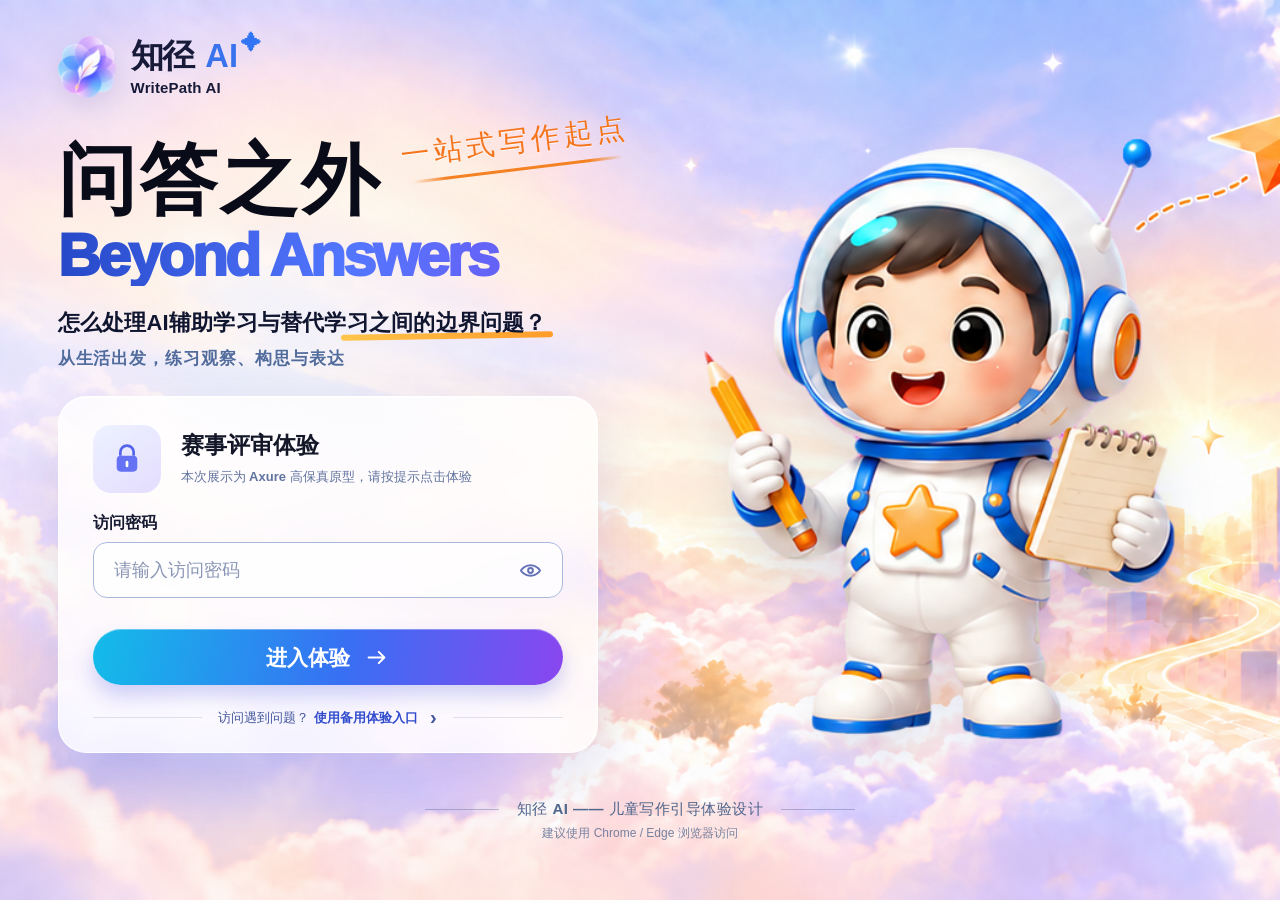
<file: index.html>
<!doctype html>
<html lang="zh-CN">
  <head>
    <meta charset="utf-8" />
    <meta name="viewport" content="width=device-width, initial-scale=1" />
    <meta name="robots" content="noindex, nofollow, noarchive, nosnippet" />
    <meta name="referrer" content="no-referrer" />
    <meta name="theme-color" content="#f6f1ff" />
    <title>赛事评审体验｜知径 AI</title>
    <meta
      name="description"
      content="知径 AI 儿童写作引导赛事评审体验入口"
    />
    <link
      rel="icon"
      type="image/svg+xml"
      href="data:image/svg+xml,%3Csvg xmlns='http://www.w3.org/2000/svg' viewBox='0 0 64 64'%3E%3Cdefs%3E%3ClinearGradient id='g' x1='0' y1='0' x2='1' y2='1'%3E%3Cstop stop-color='%231dbcf3'/%3E%3Cstop offset='1' stop-color='%238255f7'/%3E%3C/linearGradient%3E%3C/defs%3E%3Crect width='64' height='64' rx='16' fill='url(%23g)'/%3E%3Cpath d='M18 38c12-2 19-10 27-23-1 14-7 27-22 34l-8 1 3-12Z' fill='white'/%3E%3C/svg%3E"
    />
    <link rel="stylesheet" href="./styles.css" />
    <script src="./app.js" defer></script>
  </head>
  <body>
    <div class="page-bg" aria-hidden="true"></div>
    <main class="experience-shell">
      <section class="content-column" aria-labelledby="main-title">
        <header class="brand" aria-label="知径 AI WritePath AI">
          <img src="./assets/brand-mark.png" alt="" width="72" height="78" />
          <div class="brand-copy">
            <div class="brand-name"><span>知径</span> <b>AI</b><i>✦</i></div>
            <div class="brand-en">WritePath AI</div>
          </div>
        </header>

        <div class="hero-copy">
          <p class="visual-tagline">一站式写作起点</p>
          <h1 id="main-title">问答之外</h1>
          <p class="hero-en">Beyond Answers</p>
          <p class="hero-promise">怎么处理AI辅助学习与替代学习之间的边界问题？</p>
          <p class="hero-detail">从生活出发，练习观察、构思与表达</p>
        </div>

        <section class="login-card" aria-labelledby="login-title">
          <div class="card-heading">
            <span class="lock-badge" aria-hidden="true">
              <svg viewBox="0 0 24 24">
                <path d="M7.8 10V7.7a4.2 4.2 0 0 1 8.4 0V10" />
                <rect x="5.5" y="10" width="13" height="10" rx="2.6" />
                <path d="M12 14v2.4" />
              </svg>
            </span>
            <div>
              <h2 id="login-title">赛事评审体验</h2>
              <p>本次展示为 Axure 高保真原型，请按提示点击体验</p>
            </div>
          </div>

          <form id="login-form" novalidate>
            <label for="password">访问密码</label>
            <div class="password-wrap">
              <input
                id="password"
                name="password"
                type="password"
                autocomplete="current-password"
                autocapitalize="none"
                spellcheck="false"
                required
                aria-describedby="form-message"
                placeholder="请输入访问密码"
              />
              <button
                class="visibility-toggle"
                id="visibility-toggle"
                type="button"
                aria-label="显示密码"
                aria-pressed="false"
              >
                <svg class="eye-open" viewBox="0 0 24 24" aria-hidden="true">
                  <path d="M2.8 12s3.3-5 9.2-5 9.2 5 9.2 5-3.3 5-9.2 5-9.2-5-9.2-5Z" />
                  <circle cx="12" cy="12" r="2.3" />
                </svg>
                <svg class="eye-closed" viewBox="0 0 24 24" aria-hidden="true">
                  <path d="m4 4 16 16M10.7 7.1A9.4 9.4 0 0 1 12 7c5.9 0 9.2 5 9.2 5a15 15 0 0 1-2.4 2.8M6.1 6.8C4 8.2 2.8 12 2.8 12s3.3 5 9.2 5c1.1 0 2.1-.2 3-.5" />
                </svg>
              </button>
            </div>
            <p id="form-message" class="form-message" role="status" aria-live="polite"></p>
            <button class="submit-button" id="submit-button" type="submit">
              <span>进入体验</span>
              <svg viewBox="0 0 24 24" aria-hidden="true">
                <path d="M5 12h13M14 7l5 5-5 5" />
              </svg>
            </button>
          </form>

          <div class="backup-row">
            <span aria-hidden="true"></span>
            <a id="backup-link" href="#" target="_blank" rel="noopener noreferrer">
              访问遇到问题？<strong>使用备用体验入口</strong>
              <b aria-hidden="true">›</b>
            </a>
            <span aria-hidden="true"></span>
          </div>
        </section>
      </section>

      <section class="visual-column" aria-label="知径 AI 写作伙伴形象">
        <img class="astronaut" src="./assets/astronaut.png" alt="拿着铅笔和记事本的小宇航员" />
      </section>
    </main>

    <footer class="site-footer">
      <p><span></span>知径 AI —— 儿童写作引导体验设计<span></span></p>
      <small>建议使用 Chrome / Edge 浏览器访问</small>
    </footer>
  </body>
</html>
</file>
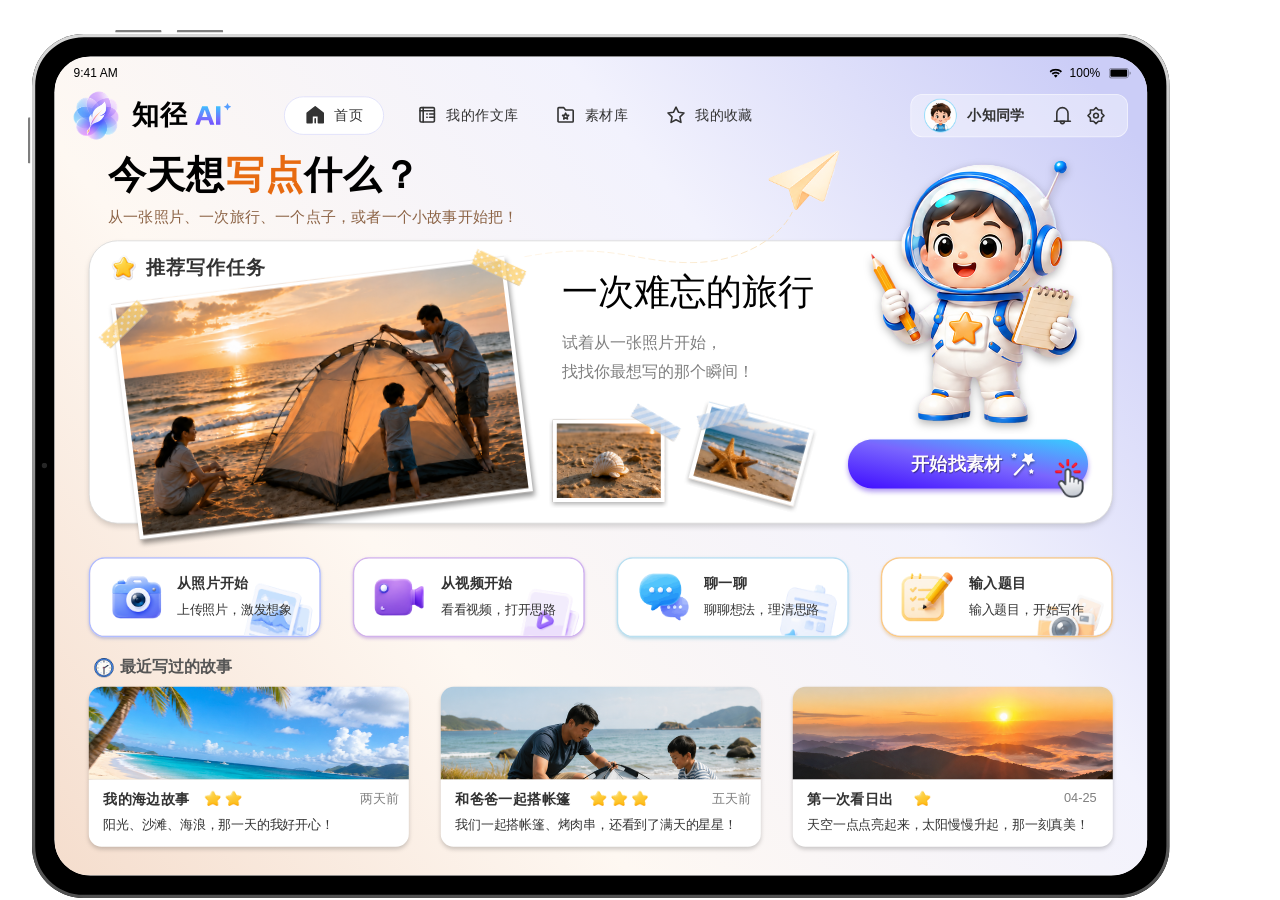
<file: prototype-viewer.html>
<!doctype html>
<html lang="zh-CN">
  <head>
    <meta charset="utf-8" />
    <meta name="viewport" content="width=device-width, initial-scale=1, viewport-fit=cover" />
    <meta name="robots" content="noindex, nofollow, noarchive" />
    <meta name="referrer" content="no-referrer" />
    <title>赛事评审体验</title>
    <style>
      :root {
        color-scheme: light;
        background: #fff;
      }

      * {
        box-sizing: border-box;
      }

      html,
      body {
        width: 100%;
        height: 100%;
        margin: 0;
        overflow: hidden;
      }

      body {
        background: #fff;
      }

      #viewport {
        position: fixed;
        inset: 0;
        overflow: hidden;
      }

      #prototype-frame {
        position: absolute;
        top: 0;
        left: 0;
        width: 1422px;
        height: 1080px;
        border: 0;
        background: #fff;
        transform-origin: top left;
        visibility: hidden;
      }

      #prototype-frame.ready {
        visibility: visible;
      }

      #loading {
        position: fixed;
        inset: 0;
        display: grid;
        place-items: center;
        margin: 0;
        color: #52678f;
        font: 600 15px/1.5 "Microsoft YaHei", "PingFang SC", sans-serif;
        letter-spacing: 0.04em;
      }

      #loading.hidden {
        display: none;
      }
    </style>
  </head>
  <body>
    <div id="viewport">
      <iframe
        id="prototype-frame"
        src="./prototype/首页.html"
        title="知径 AI 高保真原型"
        allowfullscreen
      ></iframe>
    </div>
    <p id="loading" role="status">正在载入体验…</p>

    <script>
      "use strict";

      const VIEWER_CONFIG = Object.freeze({
        fallbackWidth: 1422,
        fallbackHeight: 1080,
        minWidth: 320,
        minHeight: 480
      });

      const frame = document.querySelector("#prototype-frame");
      const loading = document.querySelector("#loading");
      let contentWidth = VIEWER_CONFIG.fallbackWidth;
      let contentHeight = VIEWER_CONFIG.fallbackHeight;
      let resizeFrame = 0;

      function measurePrototype() {
        try {
          const frameDocument = frame.contentDocument;
          const base = frameDocument && frameDocument.querySelector("#base");
          const documentElement = frameDocument && frameDocument.documentElement;
          const body = frameDocument && frameDocument.body;

          contentWidth = Math.max(
            VIEWER_CONFIG.minWidth,
            base ? base.scrollWidth : 0,
            body ? body.scrollWidth : 0,
            documentElement ? documentElement.scrollWidth : 0,
            VIEWER_CONFIG.fallbackWidth
          );
          contentHeight = Math.max(
            VIEWER_CONFIG.minHeight,
            base ? base.scrollHeight : 0,
            body ? body.scrollHeight : 0,
            documentElement ? documentElement.scrollHeight : 0,
            VIEWER_CONFIG.fallbackHeight
          );
        } catch {
          contentWidth = VIEWER_CONFIG.fallbackWidth;
          contentHeight = VIEWER_CONFIG.fallbackHeight;
        }
      }

      function fitPrototype() {
        const viewportWidth = window.innerWidth;
        const viewportHeight = window.innerHeight;
        const scale = Math.min(viewportWidth / contentWidth, viewportHeight / contentHeight);
        const renderedWidth = contentWidth * scale;
        const renderedHeight = contentHeight * scale;

        frame.style.width = `${contentWidth}px`;
        frame.style.height = `${contentHeight}px`;
        frame.style.transform = `translate(${Math.max(0, (viewportWidth - renderedWidth) / 2)}px, ${Math.max(0, (viewportHeight - renderedHeight) / 2)}px) scale(${scale})`;
      }

      function scheduleFit() {
        window.cancelAnimationFrame(resizeFrame);
        resizeFrame = window.requestAnimationFrame(fitPrototype);
      }

      frame.addEventListener("load", () => {
        measurePrototype();
        fitPrototype();
        frame.classList.add("ready");
        loading.classList.add("hidden");
        window.setTimeout(() => {
          measurePrototype();
          fitPrototype();
        }, 300);
      });

      window.addEventListener("resize", scheduleFit, { passive: true });
    </script>
  </body>
</html>
</file>
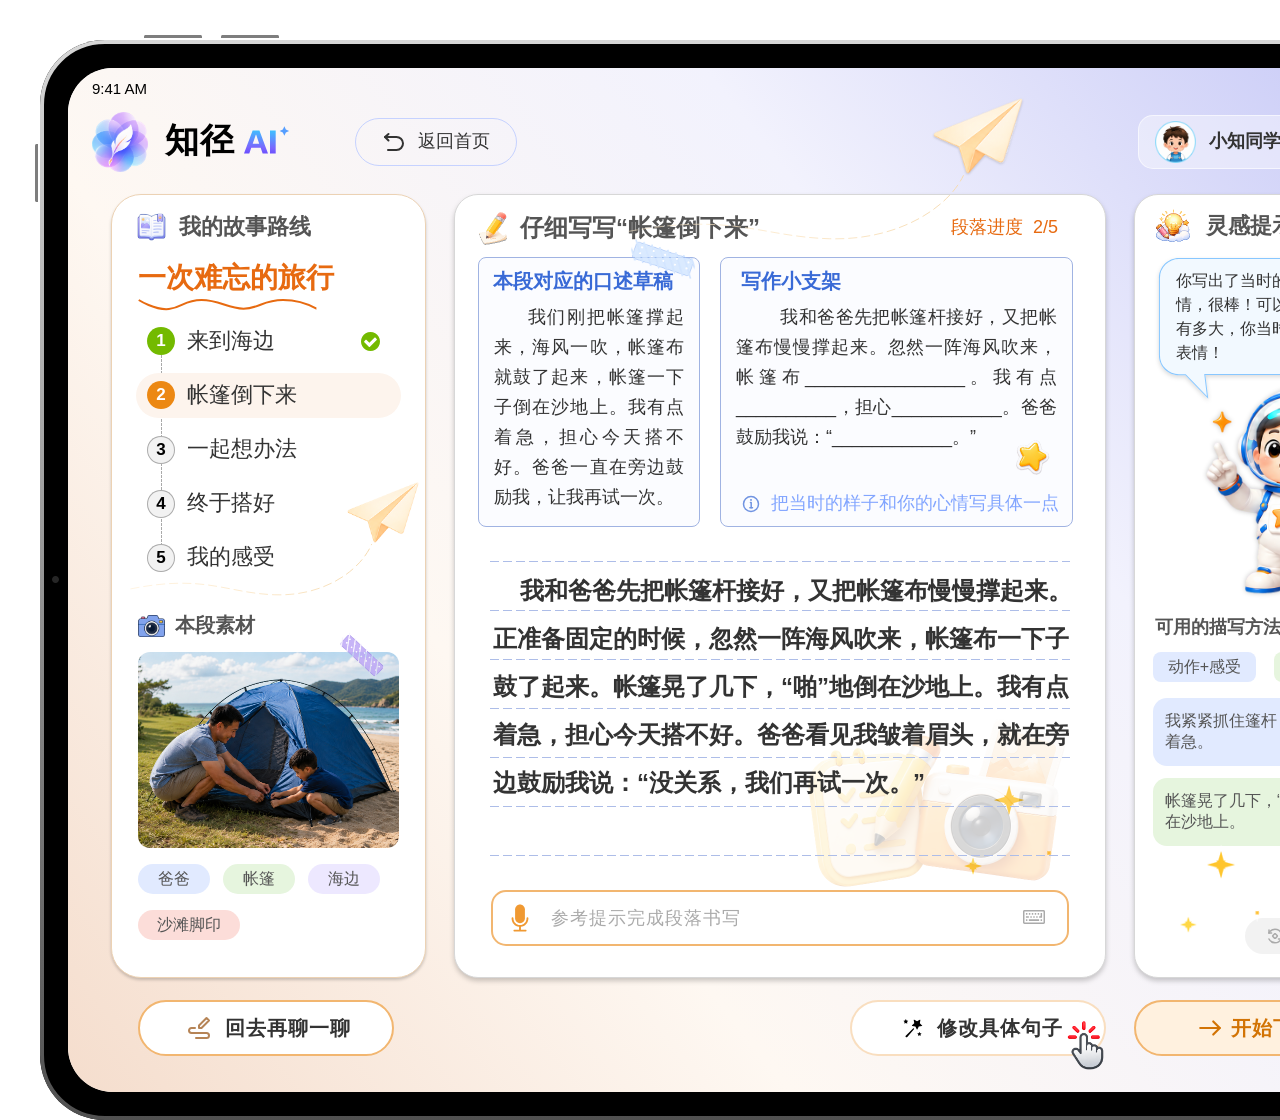
<file: prototype/写段落.html>
﻿<!DOCTYPE html>
<html>
  <head>
    <title>写段落</title>
    <meta http-equiv="X-UA-Compatible" content="IE=edge"/>
    <meta http-equiv="content-type" content="text/html; charset=utf-8"/>
    <link href="resources/css/axure_rp_page.css" type="text/css" rel="stylesheet"/>
    <link href="data/styles.css" type="text/css" rel="stylesheet"/>
    <link href="files/写段落/styles.css" type="text/css" rel="stylesheet"/>
    <link href="https://fonts.googleapis.com" rel="preconnect"/>
    <link href="https://fonts.gstatic.com" rel="preconnect"/>
    <link href="https://fonts.googleapis.com/css2?family=Inter:wght@100..900&display=swap" rel="stylesheet"/>
    <script src="resources/scripts/jquery-3.7.1.min.js"></script>
    <script src="resources/scripts/axure/axQuery.js"></script>
    <script src="resources/scripts/axure/globals.js"></script>
    <script src="resources/scripts/axutils.js"></script>
    <script src="resources/scripts/axure/annotation.js"></script>
    <script src="resources/scripts/axure/axQuery.std.js"></script>
    <script src="resources/scripts/axure/doc.js"></script>
    <script src="resources/scripts/messagecenter.js"></script>
    <script src="resources/scripts/axure/events.js"></script>
    <script src="resources/scripts/axure/recording.js"></script>
    <script src="resources/scripts/axure/action.js"></script>
    <script src="resources/scripts/axure/expr.js"></script>
    <script src="resources/scripts/axure/geometry.js"></script>
    <script src="resources/scripts/axure/flyout.js"></script>
    <script src="resources/scripts/axure/model.js"></script>
    <script src="resources/scripts/axure/repeater.js"></script>
    <script src="resources/scripts/axure/sto.js"></script>
    <script src="resources/scripts/axure/utils.temp.js"></script>
    <script src="resources/scripts/axure/variables.js"></script>
    <script src="resources/scripts/axure/drag.js"></script>
    <script src="resources/scripts/axure/move.js"></script>
    <script src="resources/scripts/axure/visibility.js"></script>
    <script src="resources/scripts/axure/style.js"></script>
    <script src="resources/scripts/axure/adaptive.js"></script>
    <script src="resources/scripts/axure/tree.js"></script>
    <script src="resources/scripts/axure/init.temp.js"></script>
    <script src="resources/scripts/axure/legacy.js"></script>
    <script src="resources/scripts/axure/viewer.js"></script>
    <script src="resources/scripts/axure/math.js"></script>
    <script src="resources/scripts/axure/jquery.nicescroll.min.js"></script>
    <script src="data/document.js"></script>
    <script src="files/写段落/data.js"></script>
    <script type="text/javascript">
      $axure.utils.getTransparentGifPath = function() { return 'resources/images/transparent.gif'; };
      $axure.utils.getOtherPath = function() { return 'resources/Other.html'; };
      $axure.utils.getReloadPath = function() { return 'resources/reload.html'; };
    </script>
  </head>
  <body>
    <div id="base" class="">

      <!-- Unnamed (pad) -->
      <div id="u307" class="nopointer  ax_default">

        <!-- Unnamed (组合) -->
        <div id="u308" class="ax_default" data-left="35" data-top="35" data-width="1427" data-height="1085" layer-opacity="1">

          <!-- Unnamed (矩形) -->
          <div id="u309" class="ax_default _形状 transition notrs">
            <svg data="images/首页/u2.svg" id="u309_img" class="img generatedImage">

  <defs>
    <pattern id="u309_img_bgp" patternUnits="userSpaceOnUse" alignment="0 0" imageRepeat="None" />
    <linearGradient gradientUnits="userSpaceOnUse" x1="711" y1="0" x2="711" y2="1080" id="u309_img_lg318">
      <stop id="Stop319" stop-color="#d7d7d7" offset="0" />
      <stop id="Stop320" stop-color="#515151" offset="1" />
    </linearGradient>
    <mask fill="white" id="u309_img_cl321">
      <path d="M 0 1015  L 0 65  C 0 28.599999999999994  28.599999999999998 0  65 0  L 1357 0  C 1393.4 0  1422 28.599999999999994  1422 65  L 1422 1015  C 1422 1051.4  1393.4 1080  1357 1080  L 65 1080  C 28.599999999999998 1080  0 1051.4  0 1015  Z " fill-rule="evenodd" />
    </mask>
  </defs>
  <g transform="matrix(1 0 0 1 -5 -5 )">
    <path d="M 0 1015  L 0 65  C 0 28.599999999999994  28.599999999999998 0  65 0  L 1357 0  C 1393.4 0  1422 28.599999999999994  1422 65  L 1422 1015  C 1422 1051.4  1393.4 1080  1357 1080  L 65 1080  C 28.599999999999998 1080  0 1051.4  0 1015  Z " fill-rule="nonzero" fill="rgba(0, 0, 0, 1)" stroke="none" transform="matrix(1 0 0 1 5 5 )" class="fill" />
    <path d="M 0 1015  L 0 65  C 0 28.599999999999994  28.599999999999998 0  65 0  L 1357 0  C 1393.4 0  1422 28.599999999999994  1422 65  L 1422 1015  C 1422 1051.4  1393.4 1080  1357 1080  L 65 1080  C 28.599999999999998 1080  0 1051.4  0 1015  Z " stroke-width="8" stroke-dasharray="0" stroke="url(#u309_img_lg318)" fill="none" transform="matrix(1 0 0 1 5 5 )" class="stroke" mask="url(#u309_img_cl321)" />
  </g>
            </svg>
            <div id="u309_text" class="text " style="display:none; visibility: hidden">
              <p></p>
            </div>
          </div>

          <!-- Unnamed (形状) -->
          <div id="u310" class="ax_default _形状 transition notrs">
            <svg data="images/首页/u3.svg" id="u310_img" class="img generatedImage">

  <defs>
    <pattern id="u310_img_bgp" patternUnits="userSpaceOnUse" alignment="0 0" imageRepeat="None" />
    <mask fill="white" id="u310_img_cl322">
      <path d="M 45 1024  C 20.147199999999998 1024  0 1003.8499999999999  0 979  L 0 45  C 0 20.147199999999998  20.147199999999998 0  45 0  L 1321 0  C 1345.85 0  1366 20.147199999999998  1366 45  L 1366 979  C 1366 1003.8499999999999  1345.85 1024  1321 1024  L 45 1024  Z " fill-rule="evenodd" />
    </mask>
  </defs>
  <g transform="matrix(1 0 0 1 -33 -33 )">
    <path d="M 45 1024  C 20.147199999999998 1024  0 1003.8499999999999  0 979  L 0 45  C 0 20.147199999999998  20.147199999999998 0  45 0  L 1321 0  C 1345.85 0  1366 20.147199999999998  1366 45  L 1366 979  C 1366 1003.8499999999999  1345.85 1024  1321 1024  L 45 1024  Z " fill-rule="nonzero" fill="rgba(0, 0, 0, 1)" stroke="none" transform="matrix(1 0 0 1 33 33 )" class="fill" />
    <path d="M 45 1024  C 20.147199999999998 1024  0 1003.8499999999999  0 979  L 0 45  C 0 20.147199999999998  20.147199999999998 0  45 0  L 1321 0  C 1345.85 0  1366 20.147199999999998  1366 45  L 1366 979  C 1366 1003.8499999999999  1345.85 1024  1321 1024  L 45 1024  Z " stroke-width="0" stroke-dasharray="0" stroke="rgba(255, 255, 255, 0)" fill="none" transform="matrix(1 0 0 1 33 33 )" class="stroke" mask="url(#u310_img_cl322)" />
  </g>
            </svg>
            <div id="u310_text" class="text " style="display:none; visibility: hidden">
              <p></p>
            </div>
          </div>

          <!-- Unnamed (矩形) -->
          <div id="u311" class="ax_default _形状 transition notrs">
            <div id="u311_div" class=""></div>
            <div id="u311_text" class="text " style="display:none; visibility: hidden">
              <p></p>
            </div>
          </div>

          <!-- Unnamed (矩形) -->
          <div id="u312" class="ax_default _形状 transition notrs">
            <div id="u312_div" class=""></div>
            <div id="u312_text" class="text " style="display:none; visibility: hidden">
              <p></p>
            </div>
          </div>

          <!-- Unnamed (形状) -->
          <div id="u313" class="ax_default _形状 transition notrs">
            <svg data="images/首页/u6.svg" id="u313_img" class="img generatedImage">

  <defs>
    <pattern id="u313_img_bgp" patternUnits="userSpaceOnUse" alignment="0 0" imageRepeat="None" />
    <mask fill="white" id="u313_img_cl323">
      <path d="M 0 3  L 58 3  L 58 1.5  C 58 0.671999999999997  57.327999999999975 0  56.5 0  L 1.5 0  C 0.671999999999997 0  0 0.671999999999997  0 1.5  L 0 3  Z " fill-rule="evenodd" />
    </mask>
  </defs>
  <g transform="matrix(1 0 0 1 -186 0 )">
    <path d="M 0 3  L 58 3  L 58 1.5  C 58 0.671999999999997  57.327999999999975 0  56.5 0  L 1.5 0  C 0.671999999999997 0  0 0.671999999999997  0 1.5  L 0 3  Z " fill-rule="nonzero" fill="rgba(0, 0, 0, 1)" stroke="none" transform="matrix(1 0 0 1 186 0 )" class="fill" />
    <path d="M 0 3  L 58 3  L 58 1.5  C 58 0.671999999999997  57.327999999999975 0  56.5 0  L 1.5 0  C 0.671999999999997 0  0 0.671999999999997  0 1.5  L 0 3  Z " stroke-width="0" stroke-dasharray="0" stroke="rgba(255, 255, 255, 0)" fill="none" transform="matrix(1 0 0 1 186 0 )" class="stroke" mask="url(#u313_img_cl323)" />
  </g>
            </svg>
            <div id="u313_text" class="text " style="display:none; visibility: hidden">
              <p></p>
            </div>
          </div>

          <!-- Unnamed (形状) -->
          <div id="u314" class="ax_default _形状 transition notrs">
            <svg data="images/首页/u6.svg" id="u314_img" class="img generatedImage">

  <defs>
    <pattern id="u314_img_bgp" patternUnits="userSpaceOnUse" alignment="0 0" imageRepeat="None" />
    <mask fill="white" id="u314_img_cl323">
      <path d="M 0 3  L 58 3  L 58 1.5  C 58 0.671999999999997  57.327999999999975 0  56.5 0  L 1.5 0  C 0.671999999999997 0  0 0.671999999999997  0 1.5  L 0 3  Z " fill-rule="evenodd" />
    </mask>
  </defs>
  <g transform="matrix(1 0 0 1 -186 0 )">
    <path d="M 0 3  L 58 3  L 58 1.5  C 58 0.671999999999997  57.327999999999975 0  56.5 0  L 1.5 0  C 0.671999999999997 0  0 0.671999999999997  0 1.5  L 0 3  Z " fill-rule="nonzero" fill="rgba(0, 0, 0, 1)" stroke="none" transform="matrix(1 0 0 1 186 0 )" class="fill" />
    <path d="M 0 3  L 58 3  L 58 1.5  C 58 0.671999999999997  57.327999999999975 0  56.5 0  L 1.5 0  C 0.671999999999997 0  0 0.671999999999997  0 1.5  L 0 3  Z " stroke-width="0" stroke-dasharray="0" stroke="rgba(255, 255, 255, 0)" fill="none" transform="matrix(1 0 0 1 186 0 )" class="stroke" mask="url(#u314_img_cl323)" />
  </g>
            </svg>
            <div id="u314_text" class="text " style="display:none; visibility: hidden">
              <p></p>
            </div>
          </div>

          <!-- Unnamed (形状) -->
          <div id="u315" class="ax_default _形状 transition notrs">
            <svg data="images/首页/u8.svg" id="u315_img" class="img generatedImage">

  <defs>
    <pattern id="u315_img_bgp" patternUnits="userSpaceOnUse" alignment="0 0" imageRepeat="None" />
    <mask fill="white" id="u315_img_cl324">
      <path d="M 3 58  L 3 0  L 1.5 0  C 0.671999999999997 0  0 0.671999999999997  0 1.5  L 0 56.5  C 0 57.328  0.671999999999997 58  1.5 58  L 3 58  Z " fill-rule="evenodd" />
    </mask>
  </defs>
  <g transform="matrix(1 0 0 1 0 -109 )">
    <path d="M 3 58  L 3 0  L 1.5 0  C 0.671999999999997 0  0 0.671999999999997  0 1.5  L 0 56.5  C 0 57.328  0.671999999999997 58  1.5 58  L 3 58  Z " fill-rule="nonzero" fill="rgba(0, 0, 0, 1)" stroke="none" transform="matrix(1 0 0 1 0 109 )" class="fill" />
    <path d="M 3 58  L 3 0  L 1.5 0  C 0.671999999999997 0  0 0.671999999999997  0 1.5  L 0 56.5  C 0 57.328  0.671999999999997 58  1.5 58  L 3 58  Z " stroke-width="0" stroke-dasharray="0" stroke="rgba(255, 255, 255, 0)" fill="none" transform="matrix(1 0 0 1 0 109 )" class="stroke" mask="url(#u315_img_cl324)" />
  </g>
            </svg>
            <div id="u315_text" class="text " style="display:none; visibility: hidden">
              <p></p>
            </div>
          </div>

          <!-- Unnamed (椭圆) -->
          <div id="u316" class="ax_default _形状 transition notrs">
            <svg data="images/首页/u9.svg" id="u316_img" class="img generatedImage">

  <defs>
    <pattern id="u316_img_bgp" patternUnits="userSpaceOnUse" alignment="0 0" imageRepeat="None" />
    <mask fill="white" id="u316_img_cl325">
      <path d="M 0 6  C 0 2.6399999999999997  2.6399999999999997 0  6 0  C 9.36 0  12 2.6399999999999997  12 6  C 12 9.36  9.36 12  6 12  C 2.6399999999999997 12  0 9.36  0 6  Z " fill-rule="evenodd" />
    </mask>
  </defs>
  <g transform="matrix(1 0 0 1 -15 -539 )">
    <path d="M 0 6  C 0 2.6399999999999997  2.6399999999999997 0  6 0  C 9.36 0  12 2.6399999999999997  12 6  C 12 9.36  9.36 12  6 12  C 2.6399999999999997 12  0 9.36  0 6  Z " fill-rule="nonzero" fill="rgba(0, 0, 0, 1)" stroke="none" transform="matrix(1 0 0 1 15 539 )" class="fill" />
    <path d="M 0 6  C 0 2.6399999999999997  2.6399999999999997 0  6 0  C 9.36 0  12 2.6399999999999997  12 6  C 12 9.36  9.36 12  6 12  C 2.6399999999999997 12  0 9.36  0 6  Z " stroke-width="0" stroke-dasharray="0" stroke="rgba(255, 255, 255, 0)" fill="none" transform="matrix(1 0 0 1 15 539 )" class="stroke" mask="url(#u316_img_cl325)" />
  </g>
            </svg>
            <div id="u316_text" class="text " style="display:none; visibility: hidden">
              <p></p>
            </div>
          </div>

          <!-- Unnamed (椭圆) -->
          <div id="u317" class="ax_default _形状 transition notrs">
            <svg data="images/首页/u9.svg" id="u317_img" class="img generatedImage">

  <defs>
    <pattern id="u317_img_bgp" patternUnits="userSpaceOnUse" alignment="0 0" imageRepeat="None" />
    <mask fill="white" id="u317_img_cl325">
      <path d="M 0 6  C 0 2.6399999999999997  2.6399999999999997 0  6 0  C 9.36 0  12 2.6399999999999997  12 6  C 12 9.36  9.36 12  6 12  C 2.6399999999999997 12  0 9.36  0 6  Z " fill-rule="evenodd" />
    </mask>
  </defs>
  <g transform="matrix(1 0 0 1 -15 -539 )">
    <path d="M 0 6  C 0 2.6399999999999997  2.6399999999999997 0  6 0  C 9.36 0  12 2.6399999999999997  12 6  C 12 9.36  9.36 12  6 12  C 2.6399999999999997 12  0 9.36  0 6  Z " fill-rule="nonzero" fill="rgba(0, 0, 0, 1)" stroke="none" transform="matrix(1 0 0 1 15 539 )" class="fill" />
    <path d="M 0 6  C 0 2.6399999999999997  2.6399999999999997 0  6 0  C 9.36 0  12 2.6399999999999997  12 6  C 12 9.36  9.36 12  6 12  C 2.6399999999999997 12  0 9.36  0 6  Z " stroke-width="0" stroke-dasharray="0" stroke="rgba(255, 255, 255, 0)" fill="none" transform="matrix(1 0 0 1 15 539 )" class="stroke" mask="url(#u317_img_cl325)" />
  </g>
            </svg>
            <div id="u317_text" class="text " style="display:none; visibility: hidden">
              <p></p>
            </div>
          </div>

          <!-- Unnamed (椭圆) -->
          <div id="u318" class="ax_default _形状 transition notrs">
            <svg data="images/首页/u9.svg" id="u318_img" class="img generatedImage">

  <defs>
    <pattern id="u318_img_bgp" patternUnits="userSpaceOnUse" alignment="0 0" imageRepeat="None" />
    <mask fill="white" id="u318_img_cl325">
      <path d="M 0 6  C 0 2.6399999999999997  2.6399999999999997 0  6 0  C 9.36 0  12 2.6399999999999997  12 6  C 12 9.36  9.36 12  6 12  C 2.6399999999999997 12  0 9.36  0 6  Z " fill-rule="evenodd" />
    </mask>
  </defs>
  <g transform="matrix(1 0 0 1 -15 -539 )">
    <path d="M 0 6  C 0 2.6399999999999997  2.6399999999999997 0  6 0  C 9.36 0  12 2.6399999999999997  12 6  C 12 9.36  9.36 12  6 12  C 2.6399999999999997 12  0 9.36  0 6  Z " fill-rule="nonzero" fill="rgba(0, 0, 0, 1)" stroke="none" transform="matrix(1 0 0 1 15 539 )" class="fill" />
    <path d="M 0 6  C 0 2.6399999999999997  2.6399999999999997 0  6 0  C 9.36 0  12 2.6399999999999997  12 6  C 12 9.36  9.36 12  6 12  C 2.6399999999999997 12  0 9.36  0 6  Z " stroke-width="0" stroke-dasharray="0" stroke="rgba(255, 255, 255, 0)" fill="none" transform="matrix(1 0 0 1 15 539 )" class="stroke" mask="url(#u318_img_cl325)" />
  </g>
            </svg>
            <div id="u318_text" class="text " style="display:none; visibility: hidden">
              <p></p>
            </div>
          </div>

          <!-- Unnamed (椭圆) -->
          <div id="u319" class="ax_default _形状 transition notrs">
            <svg data="images/首页/u9.svg" id="u319_img" class="img generatedImage">

  <defs>
    <pattern id="u319_img_bgp" patternUnits="userSpaceOnUse" alignment="0 0" imageRepeat="None" />
    <mask fill="white" id="u319_img_cl325">
      <path d="M 0 6  C 0 2.6399999999999997  2.6399999999999997 0  6 0  C 9.36 0  12 2.6399999999999997  12 6  C 12 9.36  9.36 12  6 12  C 2.6399999999999997 12  0 9.36  0 6  Z " fill-rule="evenodd" />
    </mask>
  </defs>
  <g transform="matrix(1 0 0 1 -15 -539 )">
    <path d="M 0 6  C 0 2.6399999999999997  2.6399999999999997 0  6 0  C 9.36 0  12 2.6399999999999997  12 6  C 12 9.36  9.36 12  6 12  C 2.6399999999999997 12  0 9.36  0 6  Z " fill-rule="nonzero" fill="rgba(0, 0, 0, 1)" stroke="none" transform="matrix(1 0 0 1 15 539 )" class="fill" />
    <path d="M 0 6  C 0 2.6399999999999997  2.6399999999999997 0  6 0  C 9.36 0  12 2.6399999999999997  12 6  C 12 9.36  9.36 12  6 12  C 2.6399999999999997 12  0 9.36  0 6  Z " stroke-width="0" stroke-dasharray="0" stroke="rgba(255, 255, 255, 0)" fill="none" transform="matrix(1 0 0 1 15 539 )" class="stroke" mask="url(#u319_img_cl325)" />
  </g>
            </svg>
            <div id="u319_text" class="text " style="display:none; visibility: hidden">
              <p></p>
            </div>
          </div>

          <!-- Unnamed (椭圆) -->
          <div id="u320" class="ax_default _形状 transition notrs">
            <svg data="images/首页/u13.svg" id="u320_img" class="img generatedImage">

  <defs>
    <pattern id="u320_img_bgp" patternUnits="userSpaceOnUse" alignment="0 0" imageRepeat="None" />
    <mask fill="white" id="u320_img_cl326">
      <path d="M 0 3.5  C 0 1.5399999999999998  1.5399999999999998 0  3.5 0  C 5.46 0  7 1.5399999999999998  7 3.5  C 7 5.46  5.46 7  3.5 7  C 1.5399999999999998 7  0 5.46  0 3.5  Z " fill-rule="evenodd" />
    </mask>
  </defs>
  <g transform="matrix(1 0 0 1 -17 -541 )">
    <path d="M 0 3.5  C 0 1.5399999999999998  1.5399999999999998 0  3.5 0  C 5.46 0  7 1.5399999999999998  7 3.5  C 7 5.46  5.46 7  3.5 7  C 1.5399999999999998 7  0 5.46  0 3.5  Z " fill-rule="nonzero" fill="rgba(255, 255, 255, 1)" stroke="none" transform="matrix(1 0 0 1 17 541 )" class="fill" />
    <path d="M 0 3.5  C 0 1.5399999999999998  1.5399999999999998 0  3.5 0  C 5.46 0  7 1.5399999999999998  7 3.5  C 7 5.46  5.46 7  3.5 7  C 1.5399999999999998 7  0 5.46  0 3.5  Z " stroke-width="0" stroke-dasharray="0" stroke="rgba(255, 255, 255, 0)" fill="none" transform="matrix(1 0 0 1 17 541 )" class="stroke" mask="url(#u320_img_cl326)" />
  </g>
            </svg>
            <div id="u320_text" class="text " style="display:none; visibility: hidden">
              <p></p>
            </div>
          </div>

          <!-- Unnamed (矩形) -->
          <div id="u321" class="ax_default _文本 transition notrs">
            <div id="u321_div" class=""></div>
            <div id="u321_text" class="text ">
              <p><span>9:41 AM</span></p>
            </div>
          </div>

          <!-- Unnamed (矩形) -->
          <div id="u322" class="ax_default _文本 transition notrs">
            <div id="u322_div" class=""></div>
            <div id="u322_text" class="text ">
              <p><span>100%</span></p>
            </div>
          </div>

          <!-- Unnamed (形状) -->
          <div id="u323" class="ax_default _形状 transition notrs">
            <svg data="images/首页/u16.svg" id="u323_img" class="img generatedImage">

  <defs>
    <pattern id="u323_img_bgp" patternUnits="userSpaceOnUse" alignment="0 0" imageRepeat="None" />
    <mask fill="white" id="u323_img_cl327">
      <path d="M 1.6900000000000546 5  C 3.2999999999999545 3.468999999999994  5.440000000000055 2.614999999999995  7.670000000000073 2.614999999999995  C 9.8900000000001 2.614999999999995  12.029999999999973 3.468999999999994  13.6400000000001 5  C 13.769999999999982 5.119  13.960000000000036 5.117000000000004  14.079999999999927 4.997  L 15.240000000000009 3.826999999999998  C 15.299999999999955 3.7660000000000053  15.329999999999927 3.683000000000007  15.329999999999927 3.596999999999994  C 15.329999999999927 3.5120000000000005  15.299999999999955 3.429000000000002  15.240000000000009 3.3689999999999998  C 11 -0.6830000000000069  4.329999999999927 -0.6830000000000069  0.09999999999990905 3.3689999999999998  C 0.03999999999996362 3.429000000000002  0 3.5109999999999957  0 3.596999999999994  C 0 3.683000000000007  0.029999999999972715 3.7660000000000053  0.08999999999991815 3.826999999999998  L 1.25 4.997  C 1.3699999999998909 5.117000000000004  1.5699999999999363 5.119  1.6900000000000546 5  Z M 4.3599999999999 7.695999999999998  C 5.269999999999982 6.876999999999995  6.4500000000000455 6.423000000000002  7.670000000000073 6.421999999999997  C 8.8900000000001 6.421999999999997  10.069999999999936 6.876000000000005  10.970000000000027 7.695999999999998  C 11.099999999999909 7.811999999999998  11.289999999999964 7.810000000000002  11.410000000000082 7.689999999999998  L 12.569999999999936 6.519999999999996  C 12.63000000000011 6.457999999999998  12.660000000000082 6.375  12.660000000000082 6.2890000000000015  C 12.660000000000082 6.201999999999998  12.63000000000011 6.119  12.559999999999945 6.0589999999999975  C 9.799999999999955 3.4950000000000045  5.529999999999973 3.4950000000000045  2.769999999999982 6.0589999999999975  C 2.7100000000000364 6.119  2.6700000000000728 6.201999999999998  2.6700000000000728 6.2890000000000015  C 2.6700000000000728 6.375  2.7100000000000364 6.457999999999998  2.769999999999982 6.519999999999996  L 3.9300000000000637 7.689999999999998  C 4.0499999999999545 7.810000000000002  4.240000000000009 7.811999999999998  4.3599999999999 7.695999999999998  Z M 9.8900000000001 8.757000000000005  C 9.950000000000045 8.814999999999998  9.990000000000009 8.897000000000006  9.990000000000009 8.983999999999995  C 9.990000000000009 9.070999999999998  9.960000000000036 9.153999999999996  9.900000000000091 9.215000000000003  L 7.8900000000001 11.236999999999995  C 7.829999999999927 11.296999999999997  7.75 11.329999999999998  7.670000000000073 11.329999999999998  C 7.579999999999927 11.329999999999998  7.5 11.296999999999997  7.440000000000055 11.236999999999995  L 5.440000000000055 9.215000000000003  C 5.380000000000109 9.153999999999996  5.339999999999918 9.070999999999998  5.339999999999918 8.983999999999995  C 5.349999999999909 8.897000000000006  5.380000000000109 8.814999999999998  5.4500000000000455 8.757000000000005  C 6.730000000000018 7.674999999999997  8.599999999999909 7.674999999999997  9.8900000000001 8.757000000000005  Z " fill-rule="evenodd" />
    </mask>
  </defs>
  <g transform="matrix(1 0 0 1 -1277 -48 )">
    <path d="M 1.6900000000000546 5  C 3.2999999999999545 3.468999999999994  5.440000000000055 2.614999999999995  7.670000000000073 2.614999999999995  C 9.8900000000001 2.614999999999995  12.029999999999973 3.468999999999994  13.6400000000001 5  C 13.769999999999982 5.119  13.960000000000036 5.117000000000004  14.079999999999927 4.997  L 15.240000000000009 3.826999999999998  C 15.299999999999955 3.7660000000000053  15.329999999999927 3.683000000000007  15.329999999999927 3.596999999999994  C 15.329999999999927 3.5120000000000005  15.299999999999955 3.429000000000002  15.240000000000009 3.3689999999999998  C 11 -0.6830000000000069  4.329999999999927 -0.6830000000000069  0.09999999999990905 3.3689999999999998  C 0.03999999999996362 3.429000000000002  0 3.5109999999999957  0 3.596999999999994  C 0 3.683000000000007  0.029999999999972715 3.7660000000000053  0.08999999999991815 3.826999999999998  L 1.25 4.997  C 1.3699999999998909 5.117000000000004  1.5699999999999363 5.119  1.6900000000000546 5  Z M 4.3599999999999 7.695999999999998  C 5.269999999999982 6.876999999999995  6.4500000000000455 6.423000000000002  7.670000000000073 6.421999999999997  C 8.8900000000001 6.421999999999997  10.069999999999936 6.876000000000005  10.970000000000027 7.695999999999998  C 11.099999999999909 7.811999999999998  11.289999999999964 7.810000000000002  11.410000000000082 7.689999999999998  L 12.569999999999936 6.519999999999996  C 12.63000000000011 6.457999999999998  12.660000000000082 6.375  12.660000000000082 6.2890000000000015  C 12.660000000000082 6.201999999999998  12.63000000000011 6.119  12.559999999999945 6.0589999999999975  C 9.799999999999955 3.4950000000000045  5.529999999999973 3.4950000000000045  2.769999999999982 6.0589999999999975  C 2.7100000000000364 6.119  2.6700000000000728 6.201999999999998  2.6700000000000728 6.2890000000000015  C 2.6700000000000728 6.375  2.7100000000000364 6.457999999999998  2.769999999999982 6.519999999999996  L 3.9300000000000637 7.689999999999998  C 4.0499999999999545 7.810000000000002  4.240000000000009 7.811999999999998  4.3599999999999 7.695999999999998  Z M 9.8900000000001 8.757000000000005  C 9.950000000000045 8.814999999999998  9.990000000000009 8.897000000000006  9.990000000000009 8.983999999999995  C 9.990000000000009 9.070999999999998  9.960000000000036 9.153999999999996  9.900000000000091 9.215000000000003  L 7.8900000000001 11.236999999999995  C 7.829999999999927 11.296999999999997  7.75 11.329999999999998  7.670000000000073 11.329999999999998  C 7.579999999999927 11.329999999999998  7.5 11.296999999999997  7.440000000000055 11.236999999999995  L 5.440000000000055 9.215000000000003  C 5.380000000000109 9.153999999999996  5.339999999999918 9.070999999999998  5.339999999999918 8.983999999999995  C 5.349999999999909 8.897000000000006  5.380000000000109 8.814999999999998  5.4500000000000455 8.757000000000005  C 6.730000000000018 7.674999999999997  8.599999999999909 7.674999999999997  9.8900000000001 8.757000000000005  Z " fill-rule="nonzero" fill="rgba(0, 0, 0, 1)" stroke="none" transform="matrix(1 0 0 1 1277 48 )" class="fill" />
    <path d="M 1.6900000000000546 5  C 3.2999999999999545 3.468999999999994  5.440000000000055 2.614999999999995  7.670000000000073 2.614999999999995  C 9.8900000000001 2.614999999999995  12.029999999999973 3.468999999999994  13.6400000000001 5  C 13.769999999999982 5.119  13.960000000000036 5.117000000000004  14.079999999999927 4.997  L 15.240000000000009 3.826999999999998  C 15.299999999999955 3.7660000000000053  15.329999999999927 3.683000000000007  15.329999999999927 3.596999999999994  C 15.329999999999927 3.5120000000000005  15.299999999999955 3.429000000000002  15.240000000000009 3.3689999999999998  C 11 -0.6830000000000069  4.329999999999927 -0.6830000000000069  0.09999999999990905 3.3689999999999998  C 0.03999999999996362 3.429000000000002  0 3.5109999999999957  0 3.596999999999994  C 0 3.683000000000007  0.029999999999972715 3.7660000000000053  0.08999999999991815 3.826999999999998  L 1.25 4.997  C 1.3699999999998909 5.117000000000004  1.5699999999999363 5.119  1.6900000000000546 5  Z " stroke-width="0" stroke-dasharray="0" stroke="rgba(255, 255, 255, 0)" fill="none" transform="matrix(1 0 0 1 1277 48 )" class="stroke" mask="url(#u323_img_cl327)" />
    <path d="M 4.3599999999999 7.695999999999998  C 5.269999999999982 6.876999999999995  6.4500000000000455 6.423000000000002  7.670000000000073 6.421999999999997  C 8.8900000000001 6.421999999999997  10.069999999999936 6.876000000000005  10.970000000000027 7.695999999999998  C 11.099999999999909 7.811999999999998  11.289999999999964 7.810000000000002  11.410000000000082 7.689999999999998  L 12.569999999999936 6.519999999999996  C 12.63000000000011 6.457999999999998  12.660000000000082 6.375  12.660000000000082 6.2890000000000015  C 12.660000000000082 6.201999999999998  12.63000000000011 6.119  12.559999999999945 6.0589999999999975  C 9.799999999999955 3.4950000000000045  5.529999999999973 3.4950000000000045  2.769999999999982 6.0589999999999975  C 2.7100000000000364 6.119  2.6700000000000728 6.201999999999998  2.6700000000000728 6.2890000000000015  C 2.6700000000000728 6.375  2.7100000000000364 6.457999999999998  2.769999999999982 6.519999999999996  L 3.9300000000000637 7.689999999999998  C 4.0499999999999545 7.810000000000002  4.240000000000009 7.811999999999998  4.3599999999999 7.695999999999998  Z " stroke-width="0" stroke-dasharray="0" stroke="rgba(255, 255, 255, 0)" fill="none" transform="matrix(1 0 0 1 1277 48 )" class="stroke" mask="url(#u323_img_cl327)" />
    <path d="M 9.8900000000001 8.757000000000005  C 9.950000000000045 8.814999999999998  9.990000000000009 8.897000000000006  9.990000000000009 8.983999999999995  C 9.990000000000009 9.070999999999998  9.960000000000036 9.153999999999996  9.900000000000091 9.215000000000003  L 7.8900000000001 11.236999999999995  C 7.829999999999927 11.296999999999997  7.75 11.329999999999998  7.670000000000073 11.329999999999998  C 7.579999999999927 11.329999999999998  7.5 11.296999999999997  7.440000000000055 11.236999999999995  L 5.440000000000055 9.215000000000003  C 5.380000000000109 9.153999999999996  5.339999999999918 9.070999999999998  5.339999999999918 8.983999999999995  C 5.349999999999909 8.897000000000006  5.380000000000109 8.814999999999998  5.4500000000000455 8.757000000000005  C 6.730000000000018 7.674999999999997  8.599999999999909 7.674999999999997  9.8900000000001 8.757000000000005  Z " stroke-width="0" stroke-dasharray="0" stroke="rgba(255, 255, 255, 0)" fill="none" transform="matrix(1 0 0 1 1277 48 )" class="stroke" mask="url(#u323_img_cl327)" />
  </g>
            </svg>
            <div id="u323_text" class="text " style="display:none; visibility: hidden">
              <p></p>
            </div>
          </div>

          <!-- Unnamed (SVG) -->
          <div id="u324" class="ax_default _图像 transition notrs">
            <img id="u324_img" class="img " src="images/首页/u17.svg"/>
            <div id="u324_text" class="text " style="display:none; visibility: hidden">
              <p></p>
            </div>
          </div>
        </div>
      </div>

      <!-- bg (动态面板) -->
      <div id="u325" class="ax_default" data-label="bg">
        <div id="u325_state0" class="panel_state" data-label="状态 2" style="">
          <div id="u325_state0_content" class="panel_state_content">

            <!-- Unnamed (矩形) -->
            <div id="u326" class="ax_default _形状 transition notrs">
              <svg data="images/首页/u19.svg" id="u326_img" class="img generatedImage">

  <defs>
    <linearGradient gradientUnits="userSpaceOnUse" x1="1292.9523809523805" y1="23.42857142857143" x2="22.476190476191352" y2="1024" id="u326_img_lg328">
      <stop id="Stop329" stop-color="#cbcdf7" offset="0" />
      <stop id="Stop330" stop-color="#f2f2fd" offset="0.31" />
      <stop id="Stop331" stop-color="#fef8f2" offset="0.66" />
      <stop id="Stop332" stop-color="#f5dece" offset="1" />
    </linearGradient>
    <pattern id="u326_img_bgp" patternUnits="userSpaceOnUse" alignment="0 0" imageRepeat="None" />
    <mask fill="white" id="u326_img_cl333">
      <path d="M 0 979  L 0 45  C 0 19.799999999999997  19.799999999999997 0  45 0  L 1321 0  C 1346.2 0  1366 19.799999999999997  1366 45  L 1366 979  C 1366 1004.2  1346.2 1024  1321 1024  L 45 1024  C 19.799999999999997 1024  0 1004.2  0 979  Z " fill-rule="evenodd" />
    </mask>
  </defs>
  <g>
    <path d="M 0 979  L 0 45  C 0 19.799999999999997  19.799999999999997 0  45 0  L 1321 0  C 1346.2 0  1366 19.799999999999997  1366 45  L 1366 979  C 1366 1004.2  1346.2 1024  1321 1024  L 45 1024  C 19.799999999999997 1024  0 1004.2  0 979  Z " fill-rule="nonzero" fill="url(#u326_img_lg328)" stroke="none" class="fill" />
    <path d="M 0 979  L 0 45  C 0 19.799999999999997  19.799999999999997 0  45 0  L 1321 0  C 1346.2 0  1366 19.799999999999997  1366 45  L 1366 979  C 1366 1004.2  1346.2 1024  1321 1024  L 45 1024  C 19.799999999999997 1024  0 1004.2  0 979  Z " stroke-width="0" stroke-dasharray="0" stroke="rgba(255, 255, 255, 0)" fill="none" class="stroke" mask="url(#u326_img_cl333)" />
  </g>
              </svg>
              <div id="u326_text" class="text " style="display:none; visibility: hidden">
                <p></p>
              </div>
            </div>

            <!-- Unnamed (矩形) -->
            <div id="u327" class="ax_default _文本 transition notrs">
              <div id="u327_div" class=""></div>
              <div id="u327_text" class="text ">
                <p><span>9:41 AM</span></p>
              </div>
            </div>

            <!-- Unnamed (矩形) -->
            <div id="u328" class="ax_default _文本 transition notrs">
              <div id="u328_div" class=""></div>
              <div id="u328_text" class="text ">
                <p><span>100%</span></p>
              </div>
            </div>

            <!-- Unnamed (形状) -->
            <div id="u329" class="ax_default _形状 transition notrs">
              <svg data="images/首页/u16.svg" id="u329_img" class="img generatedImage">

  <defs>
    <pattern id="u329_img_bgp" patternUnits="userSpaceOnUse" alignment="0 0" imageRepeat="None" />
    <mask fill="white" id="u329_img_cl327">
      <path d="M 1.6900000000000546 5  C 3.2999999999999545 3.468999999999994  5.440000000000055 2.614999999999995  7.670000000000073 2.614999999999995  C 9.8900000000001 2.614999999999995  12.029999999999973 3.468999999999994  13.6400000000001 5  C 13.769999999999982 5.119  13.960000000000036 5.117000000000004  14.079999999999927 4.997  L 15.240000000000009 3.826999999999998  C 15.299999999999955 3.7660000000000053  15.329999999999927 3.683000000000007  15.329999999999927 3.596999999999994  C 15.329999999999927 3.5120000000000005  15.299999999999955 3.429000000000002  15.240000000000009 3.3689999999999998  C 11 -0.6830000000000069  4.329999999999927 -0.6830000000000069  0.09999999999990905 3.3689999999999998  C 0.03999999999996362 3.429000000000002  0 3.5109999999999957  0 3.596999999999994  C 0 3.683000000000007  0.029999999999972715 3.7660000000000053  0.08999999999991815 3.826999999999998  L 1.25 4.997  C 1.3699999999998909 5.117000000000004  1.5699999999999363 5.119  1.6900000000000546 5  Z M 4.3599999999999 7.695999999999998  C 5.269999999999982 6.876999999999995  6.4500000000000455 6.423000000000002  7.670000000000073 6.421999999999997  C 8.8900000000001 6.421999999999997  10.069999999999936 6.876000000000005  10.970000000000027 7.695999999999998  C 11.099999999999909 7.811999999999998  11.289999999999964 7.810000000000002  11.410000000000082 7.689999999999998  L 12.569999999999936 6.519999999999996  C 12.63000000000011 6.457999999999998  12.660000000000082 6.375  12.660000000000082 6.2890000000000015  C 12.660000000000082 6.201999999999998  12.63000000000011 6.119  12.559999999999945 6.0589999999999975  C 9.799999999999955 3.4950000000000045  5.529999999999973 3.4950000000000045  2.769999999999982 6.0589999999999975  C 2.7100000000000364 6.119  2.6700000000000728 6.201999999999998  2.6700000000000728 6.2890000000000015  C 2.6700000000000728 6.375  2.7100000000000364 6.457999999999998  2.769999999999982 6.519999999999996  L 3.9300000000000637 7.689999999999998  C 4.0499999999999545 7.810000000000002  4.240000000000009 7.811999999999998  4.3599999999999 7.695999999999998  Z M 9.8900000000001 8.757000000000005  C 9.950000000000045 8.814999999999998  9.990000000000009 8.897000000000006  9.990000000000009 8.983999999999995  C 9.990000000000009 9.070999999999998  9.960000000000036 9.153999999999996  9.900000000000091 9.215000000000003  L 7.8900000000001 11.236999999999995  C 7.829999999999927 11.296999999999997  7.75 11.329999999999998  7.670000000000073 11.329999999999998  C 7.579999999999927 11.329999999999998  7.5 11.296999999999997  7.440000000000055 11.236999999999995  L 5.440000000000055 9.215000000000003  C 5.380000000000109 9.153999999999996  5.339999999999918 9.070999999999998  5.339999999999918 8.983999999999995  C 5.349999999999909 8.897000000000006  5.380000000000109 8.814999999999998  5.4500000000000455 8.757000000000005  C 6.730000000000018 7.674999999999997  8.599999999999909 7.674999999999997  9.8900000000001 8.757000000000005  Z " fill-rule="evenodd" />
    </mask>
  </defs>
  <g transform="matrix(1 0 0 1 -1277 -48 )">
    <path d="M 1.6900000000000546 5  C 3.2999999999999545 3.468999999999994  5.440000000000055 2.614999999999995  7.670000000000073 2.614999999999995  C 9.8900000000001 2.614999999999995  12.029999999999973 3.468999999999994  13.6400000000001 5  C 13.769999999999982 5.119  13.960000000000036 5.117000000000004  14.079999999999927 4.997  L 15.240000000000009 3.826999999999998  C 15.299999999999955 3.7660000000000053  15.329999999999927 3.683000000000007  15.329999999999927 3.596999999999994  C 15.329999999999927 3.5120000000000005  15.299999999999955 3.429000000000002  15.240000000000009 3.3689999999999998  C 11 -0.6830000000000069  4.329999999999927 -0.6830000000000069  0.09999999999990905 3.3689999999999998  C 0.03999999999996362 3.429000000000002  0 3.5109999999999957  0 3.596999999999994  C 0 3.683000000000007  0.029999999999972715 3.7660000000000053  0.08999999999991815 3.826999999999998  L 1.25 4.997  C 1.3699999999998909 5.117000000000004  1.5699999999999363 5.119  1.6900000000000546 5  Z M 4.3599999999999 7.695999999999998  C 5.269999999999982 6.876999999999995  6.4500000000000455 6.423000000000002  7.670000000000073 6.421999999999997  C 8.8900000000001 6.421999999999997  10.069999999999936 6.876000000000005  10.970000000000027 7.695999999999998  C 11.099999999999909 7.811999999999998  11.289999999999964 7.810000000000002  11.410000000000082 7.689999999999998  L 12.569999999999936 6.519999999999996  C 12.63000000000011 6.457999999999998  12.660000000000082 6.375  12.660000000000082 6.2890000000000015  C 12.660000000000082 6.201999999999998  12.63000000000011 6.119  12.559999999999945 6.0589999999999975  C 9.799999999999955 3.4950000000000045  5.529999999999973 3.4950000000000045  2.769999999999982 6.0589999999999975  C 2.7100000000000364 6.119  2.6700000000000728 6.201999999999998  2.6700000000000728 6.2890000000000015  C 2.6700000000000728 6.375  2.7100000000000364 6.457999999999998  2.769999999999982 6.519999999999996  L 3.9300000000000637 7.689999999999998  C 4.0499999999999545 7.810000000000002  4.240000000000009 7.811999999999998  4.3599999999999 7.695999999999998  Z M 9.8900000000001 8.757000000000005  C 9.950000000000045 8.814999999999998  9.990000000000009 8.897000000000006  9.990000000000009 8.983999999999995  C 9.990000000000009 9.070999999999998  9.960000000000036 9.153999999999996  9.900000000000091 9.215000000000003  L 7.8900000000001 11.236999999999995  C 7.829999999999927 11.296999999999997  7.75 11.329999999999998  7.670000000000073 11.329999999999998  C 7.579999999999927 11.329999999999998  7.5 11.296999999999997  7.440000000000055 11.236999999999995  L 5.440000000000055 9.215000000000003  C 5.380000000000109 9.153999999999996  5.339999999999918 9.070999999999998  5.339999999999918 8.983999999999995  C 5.349999999999909 8.897000000000006  5.380000000000109 8.814999999999998  5.4500000000000455 8.757000000000005  C 6.730000000000018 7.674999999999997  8.599999999999909 7.674999999999997  9.8900000000001 8.757000000000005  Z " fill-rule="nonzero" fill="rgba(0, 0, 0, 1)" stroke="none" transform="matrix(1 0 0 1 1277 48 )" class="fill" />
    <path d="M 1.6900000000000546 5  C 3.2999999999999545 3.468999999999994  5.440000000000055 2.614999999999995  7.670000000000073 2.614999999999995  C 9.8900000000001 2.614999999999995  12.029999999999973 3.468999999999994  13.6400000000001 5  C 13.769999999999982 5.119  13.960000000000036 5.117000000000004  14.079999999999927 4.997  L 15.240000000000009 3.826999999999998  C 15.299999999999955 3.7660000000000053  15.329999999999927 3.683000000000007  15.329999999999927 3.596999999999994  C 15.329999999999927 3.5120000000000005  15.299999999999955 3.429000000000002  15.240000000000009 3.3689999999999998  C 11 -0.6830000000000069  4.329999999999927 -0.6830000000000069  0.09999999999990905 3.3689999999999998  C 0.03999999999996362 3.429000000000002  0 3.5109999999999957  0 3.596999999999994  C 0 3.683000000000007  0.029999999999972715 3.7660000000000053  0.08999999999991815 3.826999999999998  L 1.25 4.997  C 1.3699999999998909 5.117000000000004  1.5699999999999363 5.119  1.6900000000000546 5  Z " stroke-width="0" stroke-dasharray="0" stroke="rgba(255, 255, 255, 0)" fill="none" transform="matrix(1 0 0 1 1277 48 )" class="stroke" mask="url(#u329_img_cl327)" />
    <path d="M 4.3599999999999 7.695999999999998  C 5.269999999999982 6.876999999999995  6.4500000000000455 6.423000000000002  7.670000000000073 6.421999999999997  C 8.8900000000001 6.421999999999997  10.069999999999936 6.876000000000005  10.970000000000027 7.695999999999998  C 11.099999999999909 7.811999999999998  11.289999999999964 7.810000000000002  11.410000000000082 7.689999999999998  L 12.569999999999936 6.519999999999996  C 12.63000000000011 6.457999999999998  12.660000000000082 6.375  12.660000000000082 6.2890000000000015  C 12.660000000000082 6.201999999999998  12.63000000000011 6.119  12.559999999999945 6.0589999999999975  C 9.799999999999955 3.4950000000000045  5.529999999999973 3.4950000000000045  2.769999999999982 6.0589999999999975  C 2.7100000000000364 6.119  2.6700000000000728 6.201999999999998  2.6700000000000728 6.2890000000000015  C 2.6700000000000728 6.375  2.7100000000000364 6.457999999999998  2.769999999999982 6.519999999999996  L 3.9300000000000637 7.689999999999998  C 4.0499999999999545 7.810000000000002  4.240000000000009 7.811999999999998  4.3599999999999 7.695999999999998  Z " stroke-width="0" stroke-dasharray="0" stroke="rgba(255, 255, 255, 0)" fill="none" transform="matrix(1 0 0 1 1277 48 )" class="stroke" mask="url(#u329_img_cl327)" />
    <path d="M 9.8900000000001 8.757000000000005  C 9.950000000000045 8.814999999999998  9.990000000000009 8.897000000000006  9.990000000000009 8.983999999999995  C 9.990000000000009 9.070999999999998  9.960000000000036 9.153999999999996  9.900000000000091 9.215000000000003  L 7.8900000000001 11.236999999999995  C 7.829999999999927 11.296999999999997  7.75 11.329999999999998  7.670000000000073 11.329999999999998  C 7.579999999999927 11.329999999999998  7.5 11.296999999999997  7.440000000000055 11.236999999999995  L 5.440000000000055 9.215000000000003  C 5.380000000000109 9.153999999999996  5.339999999999918 9.070999999999998  5.339999999999918 8.983999999999995  C 5.349999999999909 8.897000000000006  5.380000000000109 8.814999999999998  5.4500000000000455 8.757000000000005  C 6.730000000000018 7.674999999999997  8.599999999999909 7.674999999999997  9.8900000000001 8.757000000000005  Z " stroke-width="0" stroke-dasharray="0" stroke="rgba(255, 255, 255, 0)" fill="none" transform="matrix(1 0 0 1 1277 48 )" class="stroke" mask="url(#u329_img_cl327)" />
  </g>
              </svg>
              <div id="u329_text" class="text " style="display:none; visibility: hidden">
                <p></p>
              </div>
            </div>

            <!-- Unnamed (SVG) -->
            <div id="u330" class="ax_default _图像 transition notrs">
              <img id="u330_img" class="img " src="images/首页/u17.svg"/>
              <div id="u330_text" class="text " style="display:none; visibility: hidden">
                <p></p>
              </div>
            </div>

            <!-- Unnamed (图像) -->
            <div id="u331" class="ax_default _图像 transition notrs">
              <img id="u331_img" class="img " src="images/首页/u37.png"/>
              <div id="u331_text" class="text " style="display:none; visibility: hidden">
                <p></p>
              </div>
            </div>

            <!-- Unnamed (矩形) -->
            <div id="u332" class="ax_default _标题_3 transition notrs">
              <div id="u332_div" class=""></div>
              <div id="u332_text" class="text ">
                <p><span>知径</span></p>
              </div>
            </div>

            <!-- Unnamed (矩形) -->
            <div id="u333" class="ax_default box_2 transition notrs">
              <div id="u333_div" class=""></div>
              <div id="u333_text" class="text " style="display:none; visibility: hidden">
                <p></p>
              </div>
            </div>

            <!-- Unnamed (SVG) -->
            <div id="u334" class="ax_default _图像 transition notrs">
              <img id="u334_img" class="img " src="images/首页/u115.svg"/>
              <div id="u334_text" class="text " style="display:none; visibility: hidden">
                <p></p>
              </div>
            </div>

            <!-- Unnamed (SVG) -->
            <div id="u335" class="ax_default _图像 transition notrs">
              <img id="u335_img" class="img " src="images/首页/u116.svg"/>
              <div id="u335_text" class="text " style="display:none; visibility: hidden">
                <p></p>
              </div>
            </div>

            <!-- Unnamed (组合) -->
            <div id="u336" class="ax_default" data-left="1087" data-top="53" data-width="125" data-height="42" layer-opacity="1">

              <!-- Unnamed (图像) -->
              <div id="u337" class="ax_default _图像 transition notrs">
                <img id="u337_img" class="img " src="images/首页/u118.png"/>
                <div id="u337_text" class="text " style="display:none; visibility: hidden">
                  <p></p>
                </div>
              </div>

              <!-- Unnamed (矩形) -->
              <div id="u338" class="ax_default _标题_3 transition notrs">
                <div id="u338_div" class=""></div>
                <div id="u338_text" class="text ">
                  <p><span>小知同学</span></p>
                </div>
              </div>
            </div>

            <!-- Unnamed (形状) -->
            <div id="u339" class="ax_default _形状 transition notrs">
              <svg data="images/首页/u120.svg" id="u339_img" class="img generatedImage">

  <defs>
    <linearGradient gradientUnits="userSpaceOnUse" x1="24.43717679944129" y1="71.16692442519724" x2="28.059818308875236" y2="-2.407670893906584" id="u339_img_lg346">
      <stop id="Stop347" stop-color="#5d7cff" offset="0" />
      <stop id="Stop348" stop-color="#4516ff" offset="0.44" />
      <stop id="Stop349" stop-color="#7a66fe" offset="0.72" />
      <stop id="Stop350" stop-color="#35cfff" offset="1" />
      <stop id="Stop351" stop-color="#34ceff" offset="1" />
    </linearGradient>
    <pattern id="u339_img_bgp" patternUnits="userSpaceOnUse" alignment="0 0" imageRepeat="None" />
    <mask fill="white" id="u339_img_cl352">
      <path d="M 15.433326407042955 0.4333381952002213  L 23.999989229094922 23.566661146577815  L 18.633324970922274 23.566661146577815  L 16.66665918687147 17.833330386294023  L 7.266663405475981 17.833330386294023  L 5.266664303051357 23.566661146577815  L 0 23.566661146577815  L 8.633329458799437 0.4333381952002213  L 15.433326407042955 0.4333381952002213  Z M 31.69998577342949 0.4333381952002213  L 31.69998577342949 23.566661146577815  L 26 23.566661146577815  L 26 0.4333381952002213  L 31.69998577342949 0.4333381952002213  Z M 12.199994524789929 4.8666695389080274  L 11.799994704304993 4.8666695389080274  L 8.733329413920671 13.63333227120242  L 15.19999317842678 13.63333227120242  L 12.199994524789929 4.8666695389080274  Z " fill-rule="evenodd" />
    </mask>
  </defs>
  <g transform="matrix(1 0 0 1 -176 -62 )">
    <path d="M 15.433326407042955 0.4333381952002213  L 23.999989229094922 23.566661146577815  L 18.633324970922274 23.566661146577815  L 16.66665918687147 17.833330386294023  L 7.266663405475981 17.833330386294023  L 5.266664303051357 23.566661146577815  L 0 23.566661146577815  L 8.633329458799437 0.4333381952002213  L 15.433326407042955 0.4333381952002213  Z M 31.69998577342949 0.4333381952002213  L 31.69998577342949 23.566661146577815  L 26 23.566661146577815  L 26 0.4333381952002213  L 31.69998577342949 0.4333381952002213  Z M 12.199994524789929 4.8666695389080274  L 11.799994704304993 4.8666695389080274  L 8.733329413920671 13.63333227120242  L 15.19999317842678 13.63333227120242  L 12.199994524789929 4.8666695389080274  Z " fill-rule="nonzero" fill="url(#u339_img_lg346)" stroke="none" transform="matrix(1 0 0 1 176 62 )" class="fill" />
    <path d="M 15.433326407042955 0.4333381952002213  L 23.999989229094922 23.566661146577815  L 18.633324970922274 23.566661146577815  L 16.66665918687147 17.833330386294023  L 7.266663405475981 17.833330386294023  L 5.266664303051357 23.566661146577815  L 0 23.566661146577815  L 8.633329458799437 0.4333381952002213  L 15.433326407042955 0.4333381952002213  Z " stroke-width="0" stroke-dasharray="0" stroke="rgba(255, 255, 255, 0)" fill="none" transform="matrix(1 0 0 1 176 62 )" class="stroke" mask="url(#u339_img_cl352)" />
    <path d="M 31.69998577342949 0.4333381952002213  L 31.69998577342949 23.566661146577815  L 26 23.566661146577815  L 26 0.4333381952002213  L 31.69998577342949 0.4333381952002213  Z " stroke-width="0" stroke-dasharray="0" stroke="rgba(255, 255, 255, 0)" fill="none" transform="matrix(1 0 0 1 176 62 )" class="stroke" mask="url(#u339_img_cl352)" />
    <path d="M 12.199994524789929 4.8666695389080274  L 11.799994704304993 4.8666695389080274  L 8.733329413920671 13.63333227120242  L 15.19999317842678 13.63333227120242  L 12.199994524789929 4.8666695389080274  Z " stroke-width="0" stroke-dasharray="0" stroke="rgba(255, 255, 255, 0)" fill="none" transform="matrix(1 0 0 1 176 62 )" class="stroke" mask="url(#u339_img_cl352)" />
  </g>
              </svg>
              <div id="u339_text" class="text " style="display:none; visibility: hidden">
                <p></p>
              </div>
            </div>

            <!-- Unnamed (形状) -->
            <div id="u340" class="ax_default _形状 transition notrs">
              <svg data="images/首页/u121.svg" id="u340_img" class="img generatedImage">

  <defs>
    <pattern id="u340_img_bgp" patternUnits="userSpaceOnUse" alignment="0 0" imageRepeat="None" />
    <mask fill="white" id="u340_img_cl353">
      <path d="M 10.105757530325672 5.004447607187333  L 6.858856013840399 3.5011563778687105  L 5.352006691272656 0.28108877423945766  L 3.836188027499162 3.5011563778687105  L 0.5892865110139169 5.004447607187333  L 3.836188027499162 6.4988436221312895  L 5.352006691272656 9.718911225760536  L 6.858856013840399 6.4988436221312895  L 10.105757530325672 5.004447607187333  Z " fill-rule="evenodd" />
    </mask>
  </defs>
  <g transform="matrix(1 0 0 1 -211 -58 )">
    <path d="M 10.105757530325672 5.004447607187333  L 6.858856013840399 3.5011563778687105  L 5.352006691272656 0.28108877423945766  L 3.836188027499162 3.5011563778687105  L 0.5892865110139169 5.004447607187333  L 3.836188027499162 6.4988436221312895  L 5.352006691272656 9.718911225760536  L 6.858856013840399 6.4988436221312895  L 10.105757530325672 5.004447607187333  Z " fill-rule="nonzero" fill="rgba(85, 158, 255, 1)" stroke="none" transform="matrix(1 0 0 1 211 58 )" class="fill" />
    <path d="M 10.105757530325672 5.004447607187333  L 6.858856013840399 3.5011563778687105  L 5.352006691272656 0.28108877423945766  L 3.836188027499162 3.5011563778687105  L 0.5892865110139169 5.004447607187333  L 3.836188027499162 6.4988436221312895  L 5.352006691272656 9.718911225760536  L 6.858856013840399 6.4988436221312895  L 10.105757530325672 5.004447607187333  Z " stroke-width="0" stroke-dasharray="0" stroke="rgba(255, 255, 255, 0)" fill="none" transform="matrix(1 0 0 1 211 58 )" class="stroke" mask="url(#u340_img_cl353)" />
  </g>
              </svg>
              <div id="u340_text" class="text " style="display:none; visibility: hidden">
                <p></p>
              </div>
            </div>

            <!-- Unnamed (矩形) -->
            <div id="u341" class="ax_default box_2 transition notrs">
              <div id="u341_div" class=""></div>
              <div id="u341_text" class="text " style="display:none; visibility: hidden">
                <p></p>
              </div>
            </div>

            <!-- Unnamed (矩形) -->
            <div id="u342" class="ax_default _标题_3 transition notrs">
              <div id="u342_div" class=""></div>
              <div id="u342_text" class="text ">
                <p><span>一次难忘的旅行</span></p>
              </div>
            </div>

            <!-- Unnamed (矩形) -->
            <div id="u343" class="ax_default _标题_3 transition notrs">
              <div id="u343_div" class=""></div>
              <div id="u343_text" class="text ">
                <p><span>松开即结束</span></p>
              </div>
            </div>

            <!-- Unnamed (组合) -->
            <div id="u344" class="ax_default" data-left="287" data-top="50" data-width="162" data-height="48" layer-opacity="1">

              <!-- Unnamed (矩形) -->
              <div id="u345" class="ax_default box_2 transition notrs">
                <div id="u345_div" class=""></div>
                <div id="u345_text" class="text " style="display:none; visibility: hidden">
                  <p></p>
                </div>
              </div>

              <!-- Unnamed (矩形) -->
              <div id="u346" class="ax_default _标题_3 transition notrs">
                <div id="u346_div" class=""></div>
                <div id="u346_text" class="text ">
                  <p><span>返回首页</span></p>
                </div>
              </div>

              <!-- Unnamed (SVG) -->
              <div id="u347" class="ax_default _图像 transition notrs">
                <img id="u347_img" class="img " src="images/找素材/u153.svg"/>
                <div id="u347_text" class="text " style="display:none; visibility: hidden">
                  <p></p>
                </div>
              </div>
            </div>

            <!-- Unnamed (矩形) -->
            <div id="u348" class="ax_default box_2 transition notrs">
              <div id="u348_div" class=""></div>
              <div id="u348_text" class="text " style="display:none; visibility: hidden">
                <p></p>
              </div>
            </div>

            <!-- Unnamed (矩形) -->
            <div id="u349" class="ax_default _标题_3 transition notrs">
              <div id="u349_div" class=""></div>
              <div id="u349_text" class="text ">
                <p><span>段落任务</span></p>
              </div>
            </div>

            <!-- Unnamed (图像) -->
            <div id="u350" class="ax_default _图像 transition notrs">
              <img id="u350_img" class="img " src="images/写段落/u350.png"/>
              <div id="u350_text" class="text " style="display:none; visibility: hidden">
                <p></p>
              </div>
            </div>

            <!-- Unnamed (矩形) -->
            <div id="u351" class="ax_default _标题_3 transition notrs">
              <div id="u351_div" class=""></div>
              <div id="u351_text" class="text ">
                <p><span>我的故事路线</span></p>
              </div>
            </div>

            <!-- Unnamed (椭圆) -->
            <div id="u352" class="ax_default ellipse transition notrs">
              <svg data="images/写段落/u352.svg" id="u352_img" class="img generatedImage">

  <defs>
    <pattern id="u352_img_bgp" patternUnits="userSpaceOnUse" alignment="0 0" imageRepeat="None" />
    <mask fill="white" id="u352_img_cl379">
      <path d="M 0 14  C 0 6.159999999999999  6.159999999999999 0  14 0  C 21.84 0  28 6.159999999999999  28 14  C 28 21.84  21.84 28  14 28  C 6.159999999999999 28  0 21.84  0 14  Z " fill-rule="evenodd" />
    </mask>
  </defs>
  <g transform="matrix(1 0 0 1 -79 -259 )">
    <path d="M 0 14  C 0 6.159999999999999  6.159999999999999 0  14 0  C 21.84 0  28 6.159999999999999  28 14  C 28 21.84  21.84 28  14 28  C 6.159999999999999 28  0 21.84  0 14  Z " fill-rule="nonzero" fill="rgba(115, 186, 0, 1)" stroke="none" transform="matrix(1 0 0 1 79 259 )" class="fill" />
    <path d="M 0 14  C 0 6.159999999999999  6.159999999999999 0  14 0  C 21.84 0  28 6.159999999999999  28 14  C 28 21.84  21.84 28  14 28  C 6.159999999999999 28  0 21.84  0 14  Z " stroke-width="2" stroke-dasharray="0" stroke="rgba(121, 121, 121, 0)" fill="none" transform="matrix(1 0 0 1 79 259 )" class="stroke" mask="url(#u352_img_cl379)" />
  </g>
              </svg>
              <div id="u352_text" class="text ">
                <p><span>1</span></p>
              </div>
            </div>

            <!-- Unnamed (Vertical line) -->
            <div id="u353" class="ax_default line transition notrs">
              <svg data="images/写段落/u353.svg" id="u353_img" class="img generatedImage">

  <g transform="matrix(1 0 0 1 -93 -287 )">
    <path d="M 0.5 0  L 0.5 200  " stroke-width="1" stroke-dasharray="3,1" stroke="rgba(170, 170, 170, 1)" fill="none" transform="matrix(1 0 0 1 93 287 )" class="stroke" />
  </g>
              </svg>
              <div id="u353_text" class="text " style="display:none; visibility: hidden">
                <p></p>
              </div>
            </div>

            <!-- Unnamed (椭圆) -->
            <div id="u354" class="ax_default ellipse transition notrs">
              <svg data="images/写段落/u354.svg" id="u354_img" class="img generatedImage">

  <defs>
    <pattern id="u354_img_bgp" patternUnits="userSpaceOnUse" alignment="0 0" imageRepeat="None" />
    <mask fill="white" id="u354_img_cl380">
      <path d="M 0 14  C 0 6.159999999999999  6.159999999999999 0  14 0  C 21.84 0  28 6.159999999999999  28 14  C 28 21.84  21.84 28  14 28  C 6.159999999999999 28  0 21.84  0 14  Z " fill-rule="evenodd" />
    </mask>
  </defs>
  <g transform="matrix(1 0 0 1 -79 -368 )">
    <path d="M 0 14  C 0 6.159999999999999  6.159999999999999 0  14 0  C 21.84 0  28 6.159999999999999  28 14  C 28 21.84  21.84 28  14 28  C 6.159999999999999 28  0 21.84  0 14  Z " fill-rule="nonzero" fill="rgba(242, 242, 242, 1)" stroke="none" transform="matrix(1 0 0 1 79 368 )" class="fill" />
    <path d="M 0 14  C 0 6.159999999999999  6.159999999999999 0  14 0  C 21.84 0  28 6.159999999999999  28 14  C 28 21.84  21.84 28  14 28  C 6.159999999999999 28  0 21.84  0 14  Z " stroke-width="2" stroke-dasharray="0" stroke="rgba(170, 170, 170, 1)" fill="none" transform="matrix(1 0 0 1 79 368 )" class="stroke" mask="url(#u354_img_cl380)" />
  </g>
              </svg>
              <div id="u354_text" class="text ">
                <p><span>3</span></p>
              </div>
            </div>

            <!-- Unnamed (椭圆) -->
            <div id="u355" class="ax_default ellipse transition notrs">
              <svg data="images/写段落/u354.svg" id="u355_img" class="img generatedImage">

  <defs>
    <pattern id="u355_img_bgp" patternUnits="userSpaceOnUse" alignment="0 0" imageRepeat="None" />
    <mask fill="white" id="u355_img_cl380">
      <path d="M 0 14  C 0 6.159999999999999  6.159999999999999 0  14 0  C 21.84 0  28 6.159999999999999  28 14  C 28 21.84  21.84 28  14 28  C 6.159999999999999 28  0 21.84  0 14  Z " fill-rule="evenodd" />
    </mask>
  </defs>
  <g transform="matrix(1 0 0 1 -79 -368 )">
    <path d="M 0 14  C 0 6.159999999999999  6.159999999999999 0  14 0  C 21.84 0  28 6.159999999999999  28 14  C 28 21.84  21.84 28  14 28  C 6.159999999999999 28  0 21.84  0 14  Z " fill-rule="nonzero" fill="rgba(242, 242, 242, 1)" stroke="none" transform="matrix(1 0 0 1 79 368 )" class="fill" />
    <path d="M 0 14  C 0 6.159999999999999  6.159999999999999 0  14 0  C 21.84 0  28 6.159999999999999  28 14  C 28 21.84  21.84 28  14 28  C 6.159999999999999 28  0 21.84  0 14  Z " stroke-width="2" stroke-dasharray="0" stroke="rgba(170, 170, 170, 1)" fill="none" transform="matrix(1 0 0 1 79 368 )" class="stroke" mask="url(#u355_img_cl380)" />
  </g>
              </svg>
              <div id="u355_text" class="text ">
                <p><span>4</span></p>
              </div>
            </div>

            <!-- Unnamed (椭圆) -->
            <div id="u356" class="ax_default ellipse transition notrs">
              <svg data="images/写段落/u354.svg" id="u356_img" class="img generatedImage">

  <defs>
    <pattern id="u356_img_bgp" patternUnits="userSpaceOnUse" alignment="0 0" imageRepeat="None" />
    <mask fill="white" id="u356_img_cl380">
      <path d="M 0 14  C 0 6.159999999999999  6.159999999999999 0  14 0  C 21.84 0  28 6.159999999999999  28 14  C 28 21.84  21.84 28  14 28  C 6.159999999999999 28  0 21.84  0 14  Z " fill-rule="evenodd" />
    </mask>
  </defs>
  <g transform="matrix(1 0 0 1 -79 -368 )">
    <path d="M 0 14  C 0 6.159999999999999  6.159999999999999 0  14 0  C 21.84 0  28 6.159999999999999  28 14  C 28 21.84  21.84 28  14 28  C 6.159999999999999 28  0 21.84  0 14  Z " fill-rule="nonzero" fill="rgba(242, 242, 242, 1)" stroke="none" transform="matrix(1 0 0 1 79 368 )" class="fill" />
    <path d="M 0 14  C 0 6.159999999999999  6.159999999999999 0  14 0  C 21.84 0  28 6.159999999999999  28 14  C 28 21.84  21.84 28  14 28  C 6.159999999999999 28  0 21.84  0 14  Z " stroke-width="2" stroke-dasharray="0" stroke="rgba(170, 170, 170, 1)" fill="none" transform="matrix(1 0 0 1 79 368 )" class="stroke" mask="url(#u356_img_cl380)" />
  </g>
              </svg>
              <div id="u356_text" class="text ">
                <p><span>5</span></p>
              </div>
            </div>

            <!-- Unnamed (矩形) -->
            <div id="u357" class="ax_default _标题_3 transition notrs">
              <div id="u357_div" class=""></div>
              <div id="u357_text" class="text ">
                <p><span>来到海边</span></p>
              </div>
            </div>

            <!-- Unnamed (矩形) -->
            <div id="u358" class="ax_default _标题_3 transition notrs">
              <div id="u358_div" class=""></div>
              <div id="u358_text" class="text ">
                <p><span>一起想办法</span></p>
              </div>
            </div>

            <!-- Unnamed (矩形) -->
            <div id="u359" class="ax_default _标题_3 transition notrs">
              <div id="u359_div" class=""></div>
              <div id="u359_text" class="text ">
                <p><span>终于搭好</span></p>
              </div>
            </div>

            <!-- Unnamed (矩形) -->
            <div id="u360" class="ax_default _标题_3 transition notrs">
              <div id="u360_div" class=""></div>
              <div id="u360_text" class="text ">
                <p><span>我的感受</span></p>
              </div>
            </div>

            <!-- Unnamed (图像) -->
            <div id="u361" class="ax_default _图像 transition notrs">
              <img id="u361_img" class="img " src="images/写段落/u361.svg"/>
              <div id="u361_text" class="text " style="display:none; visibility: hidden">
                <p></p>
              </div>
            </div>

            <!-- Unnamed (形状) -->
            <div id="u362" class="ax_default _形状 transition notrs">
              <svg data="images/写段落/u362.svg" id="u362_img" class="img generatedImage">

  <defs>
    <linearGradient gradientUnits="userSpaceOnUse" x1="242" y1="6.448203740155969" x2="3.8658448943889345" y2="43.259227362203944" id="u362_img_lg382">
      <stop id="Stop383" stop-color="#f5dab0" offset="0" />
      <stop id="Stop384" stop-color="#ffecce" stop-opacity="0.5764705882352941" offset="1" />
    </linearGradient>
  </defs>
  <g transform="matrix(1 0 0 1 -62 -476 )">
    <path d="M 0.4631452318468146 44.932455708661394  C 74.94446006749156 29.873400590551185  95.73873578302583 49.11552657480163  144.88884201974685 50.78875492125908  C 194.03894825646788 52.46198326771652  230.33441132358456 26.526943897636247  241.6767435320584 0.17359744094334761  " stroke-width="1" stroke-dasharray="9,4" stroke="url(#u362_img_lg382)" fill="none" transform="matrix(1 0 0 1 62 476 )" class="stroke" />
  </g>
              </svg>
              <div id="u362_text" class="text " style="display:none; visibility: hidden">
                <p></p>
              </div>
            </div>

            <!-- Unnamed (矩形) -->
            <div id="u363" class="ax_default _形状 transition notrs">
              <div id="u363_div" class=""></div>
              <div id="u363_text" class="text ">
                <p><span>回去再聊一聊</span></p>
              </div>
            </div>

            <!-- Unnamed (SVG) -->
            <div id="u364" class="ax_default _图像 transition notrs">
              <img id="u364_img" class="img " src="images/找素材/u191.svg"/>
              <div id="u364_text" class="text " style="display:none; visibility: hidden">
                <p></p>
              </div>
            </div>

            <!-- Unnamed (矩形) -->
            <div id="u365" class="ax_default _标题_3 transition notrs">
              <div id="u365_div" class=""></div>
              <div id="u365_text" class="text ">
                <p><span>本段素材</span></p>
              </div>
            </div>

            <!-- Unnamed (图像) -->
            <div id="u366" class="ax_default _图像 transition notrs">
              <img id="u366_img" class="img " src="images/写段落/u366.png"/>
              <div id="u366_text" class="text " style="display:none; visibility: hidden">
                <p></p>
              </div>
            </div>

            <!-- Unnamed (图像) -->
            <div id="u367" class="ax_default _图像 transition notrs">
              <img id="u367_img" class="img " src="images/写段落/u367.svg"/>
              <div id="u367_text" class="text " style="display:none; visibility: hidden">
                <p></p>
              </div>
            </div>

            <!-- Unnamed (矩形) -->
            <div id="u368" class="ax_default box_2 transition notrs">
              <div id="u368_div" class=""></div>
              <div id="u368_text" class="text ">
                <p><span>爸爸</span></p>
              </div>
            </div>

            <!-- Unnamed (矩形) -->
            <div id="u369" class="ax_default box_2 transition notrs">
              <div id="u369_div" class=""></div>
              <div id="u369_text" class="text ">
                <p><span>帐篷</span></p>
              </div>
            </div>

            <!-- Unnamed (矩形) -->
            <div id="u370" class="ax_default box_2 transition notrs">
              <div id="u370_div" class=""></div>
              <div id="u370_text" class="text ">
                <p><span>海边</span></p>
              </div>
            </div>

            <!-- Unnamed (矩形) -->
            <div id="u371" class="ax_default box_2 transition notrs">
              <div id="u371_div" class=""></div>
              <div id="u371_text" class="text ">
                <p><span>沙滩脚印</span></p>
              </div>
            </div>

            <!-- Unnamed (图像) -->
            <div id="u372" class="ax_default _图像 transition notrs">
              <img id="u372_img" class="img " src="images/写段落/u372.png"/>
              <div id="u372_text" class="text " style="display:none; visibility: hidden">
                <p></p>
              </div>
            </div>

            <!-- Unnamed (形状) -->
            <div id="u373" class="ax_default icon transition notrs">
              <svg data="images/写段落/u373.svg" id="u373_img" class="img generatedImage">

  <defs>
    <pattern id="u373_img_bgp" patternUnits="userSpaceOnUse" alignment="0 0" imageRepeat="None" />
    <mask fill="white" id="u373_img_cl386">
      <path d="M 15.66015625 8.052734375  C 15.80859375 7.904296875  15.8828125 7.71875  15.8828125 7.49609375  C 15.8828125 7.265190972222222  15.80859375 7.075520833333334  15.66015625 6.927083333333334  L 14.534505208333334 5.813802083333334  C 14.377821180555559 5.657118055555554  14.192274305555559 5.578776041666666  13.977864583333334 5.578776041666666  C 13.763454861111112 5.578776041666666  13.577907986111112 5.657118055555554  13.421223958333334 5.813802083333334  L 8.374348958333332 10.848307291666668  L 5.578776041666667 8.052734375  C 5.422092013888889 7.896050347222222  5.236545138888889 7.817708333333334  5.022135416666667 7.817708333333334  C 4.807725694444445 7.817708333333334  4.622178819444445 7.896050347222222  4.465494791666666 8.052734375  L 3.33984375 9.166015625  C 3.19140625 9.314453125  3.1171875000000004 9.504123263888888  3.1171875 9.735026041666668  C 3.1171875000000004 9.957682291666668  3.19140625 10.143229166666668  3.33984375 10.291666666666668  L 7.817708333333333 14.76953125  C 7.9743923611111125 14.926215277777775  8.159939236111112 15.004557291666666  8.374348958333332 15.004557291666666  C 8.597005208333332 15.004557291666666  8.786675347222223 14.926215277777775  8.943359375 14.76953125  L 15.66015625 8.052734375  Z M 17.725911458333336 4.7314453125  C 18.575303819444443 6.186957465277776  19 7.776475694444442  19 9.5  C 19 11.223524305555555  18.575303819444443 12.81304253472222  17.725911458333336 14.2685546875  C 16.876519097222225 15.724066840277779  15.724066840277779 16.87651909722222  14.2685546875 17.725911458333336  C 12.813042534722225 18.575303819444446  11.223524305555555 19  9.5 19  C 7.776475694444445 19  6.186957465277778 18.575303819444446  4.7314453125 17.725911458333336  C 3.2759331597222223 16.87651909722222  2.123480902777778 15.724066840277779  1.2740885416666667 14.2685546875  C 0.42469618055555547 12.81304253472222  0 11.223524305555555  0 9.5  C 0 7.776475694444442  0.42469618055555547 6.186957465277776  1.2740885416666667 4.7314453125  C 2.123480902777778 3.275933159722222  3.2759331597222223 2.123480902777776  4.7314453125 1.274088541666666  C 6.186957465277778 0.4246961805555539  7.776475694444445 0  9.5 0  C 11.223524305555555 0  12.813042534722225 0.4246961805555539  14.2685546875 1.274088541666666  C 15.724066840277779 2.123480902777776  16.876519097222225 3.275933159722222  17.725911458333336 4.7314453125  Z " fill-rule="evenodd" />
    </mask>
  </defs>
  <g transform="matrix(1 0 0 1 -293 -264 )">
    <path d="M 15.66015625 8.052734375  C 15.80859375 7.904296875  15.8828125 7.71875  15.8828125 7.49609375  C 15.8828125 7.265190972222222  15.80859375 7.075520833333334  15.66015625 6.927083333333334  L 14.534505208333334 5.813802083333334  C 14.377821180555559 5.657118055555554  14.192274305555559 5.578776041666666  13.977864583333334 5.578776041666666  C 13.763454861111112 5.578776041666666  13.577907986111112 5.657118055555554  13.421223958333334 5.813802083333334  L 8.374348958333332 10.848307291666668  L 5.578776041666667 8.052734375  C 5.422092013888889 7.896050347222222  5.236545138888889 7.817708333333334  5.022135416666667 7.817708333333334  C 4.807725694444445 7.817708333333334  4.622178819444445 7.896050347222222  4.465494791666666 8.052734375  L 3.33984375 9.166015625  C 3.19140625 9.314453125  3.1171875000000004 9.504123263888888  3.1171875 9.735026041666668  C 3.1171875000000004 9.957682291666668  3.19140625 10.143229166666668  3.33984375 10.291666666666668  L 7.817708333333333 14.76953125  C 7.9743923611111125 14.926215277777775  8.159939236111112 15.004557291666666  8.374348958333332 15.004557291666666  C 8.597005208333332 15.004557291666666  8.786675347222223 14.926215277777775  8.943359375 14.76953125  L 15.66015625 8.052734375  Z M 17.725911458333336 4.7314453125  C 18.575303819444443 6.186957465277776  19 7.776475694444442  19 9.5  C 19 11.223524305555555  18.575303819444443 12.81304253472222  17.725911458333336 14.2685546875  C 16.876519097222225 15.724066840277779  15.724066840277779 16.87651909722222  14.2685546875 17.725911458333336  C 12.813042534722225 18.575303819444446  11.223524305555555 19  9.5 19  C 7.776475694444445 19  6.186957465277778 18.575303819444446  4.7314453125 17.725911458333336  C 3.2759331597222223 16.87651909722222  2.123480902777778 15.724066840277779  1.2740885416666667 14.2685546875  C 0.42469618055555547 12.81304253472222  0 11.223524305555555  0 9.5  C 0 7.776475694444442  0.42469618055555547 6.186957465277776  1.2740885416666667 4.7314453125  C 2.123480902777778 3.275933159722222  3.2759331597222223 2.123480902777776  4.7314453125 1.274088541666666  C 6.186957465277778 0.4246961805555539  7.776475694444445 0  9.5 0  C 11.223524305555555 0  12.813042534722225 0.4246961805555539  14.2685546875 1.274088541666666  C 15.724066840277779 2.123480902777776  16.876519097222225 3.275933159722222  17.725911458333336 4.7314453125  Z " fill-rule="nonzero" fill="rgba(115, 186, 0, 1)" stroke="none" transform="matrix(1 0 0 1 293 264 )" class="fill" />
    <path d="M 15.66015625 8.052734375  C 15.80859375 7.904296875  15.8828125 7.71875  15.8828125 7.49609375  C 15.8828125 7.265190972222222  15.80859375 7.075520833333334  15.66015625 6.927083333333334  L 14.534505208333334 5.813802083333334  C 14.377821180555559 5.657118055555554  14.192274305555559 5.578776041666666  13.977864583333334 5.578776041666666  C 13.763454861111112 5.578776041666666  13.577907986111112 5.657118055555554  13.421223958333334 5.813802083333334  L 8.374348958333332 10.848307291666668  L 5.578776041666667 8.052734375  C 5.422092013888889 7.896050347222222  5.236545138888889 7.817708333333334  5.022135416666667 7.817708333333334  C 4.807725694444445 7.817708333333334  4.622178819444445 7.896050347222222  4.465494791666666 8.052734375  L 3.33984375 9.166015625  C 3.19140625 9.314453125  3.1171875000000004 9.504123263888888  3.1171875 9.735026041666668  C 3.1171875000000004 9.957682291666668  3.19140625 10.143229166666668  3.33984375 10.291666666666668  L 7.817708333333333 14.76953125  C 7.9743923611111125 14.926215277777775  8.159939236111112 15.004557291666666  8.374348958333332 15.004557291666666  C 8.597005208333332 15.004557291666666  8.786675347222223 14.926215277777775  8.943359375 14.76953125  L 15.66015625 8.052734375  Z " stroke-width="0" stroke-dasharray="0" stroke="rgba(255, 255, 255, 0)" fill="none" transform="matrix(1 0 0 1 293 264 )" class="stroke" mask="url(#u373_img_cl386)" />
    <path d="M 17.725911458333336 4.7314453125  C 18.575303819444443 6.186957465277776  19 7.776475694444442  19 9.5  C 19 11.223524305555555  18.575303819444443 12.81304253472222  17.725911458333336 14.2685546875  C 16.876519097222225 15.724066840277779  15.724066840277779 16.87651909722222  14.2685546875 17.725911458333336  C 12.813042534722225 18.575303819444446  11.223524305555555 19  9.5 19  C 7.776475694444445 19  6.186957465277778 18.575303819444446  4.7314453125 17.725911458333336  C 3.2759331597222223 16.87651909722222  2.123480902777778 15.724066840277779  1.2740885416666667 14.2685546875  C 0.42469618055555547 12.81304253472222  0 11.223524305555555  0 9.5  C 0 7.776475694444442  0.42469618055555547 6.186957465277776  1.2740885416666667 4.7314453125  C 2.123480902777778 3.275933159722222  3.2759331597222223 2.123480902777776  4.7314453125 1.274088541666666  C 6.186957465277778 0.4246961805555539  7.776475694444445 0  9.5 0  C 11.223524305555555 0  12.813042534722225 0.4246961805555539  14.2685546875 1.274088541666666  C 15.724066840277779 2.123480902777776  16.876519097222225 3.275933159722222  17.725911458333336 4.7314453125  Z " stroke-width="0" stroke-dasharray="0" stroke="rgba(255, 255, 255, 0)" fill="none" transform="matrix(1 0 0 1 293 264 )" class="stroke" mask="url(#u373_img_cl386)" />
  </g>
              </svg>
              <div id="u373_text" class="text " style="display:none; visibility: hidden">
                <p></p>
              </div>
            </div>

            <!-- Unnamed (矩形) -->
            <div id="u374" class="ax_default box_2 transition notrs">
              <div id="u374_div" class=""></div>
              <div id="u374_text" class="text " style="display:none; visibility: hidden">
                <p></p>
              </div>
            </div>

            <!-- Unnamed (椭圆) -->
            <div id="u375" class="ax_default ellipse transition notrs">
              <svg data="images/写段落/u375.svg" id="u375_img" class="img generatedImage">

  <defs>
    <pattern id="u375_img_bgp" patternUnits="userSpaceOnUse" alignment="0 0" imageRepeat="None" />
    <mask fill="white" id="u375_img_cl387">
      <path d="M 0 14  C 0 6.159999999999999  6.159999999999999 0  14 0  C 21.84 0  28 6.159999999999999  28 14  C 28 21.84  21.84 28  14 28  C 6.159999999999999 28  0 21.84  0 14  Z " fill-rule="evenodd" />
    </mask>
  </defs>
  <g transform="matrix(1 0 0 1 -79 -313 )">
    <path d="M 0 14  C 0 6.159999999999999  6.159999999999999 0  14 0  C 21.84 0  28 6.159999999999999  28 14  C 28 21.84  21.84 28  14 28  C 6.159999999999999 28  0 21.84  0 14  Z " fill-rule="nonzero" fill="rgba(236, 136, 19, 1)" stroke="none" transform="matrix(1 0 0 1 79 313 )" class="fill" />
    <path d="M 0 14  C 0 6.159999999999999  6.159999999999999 0  14 0  C 21.84 0  28 6.159999999999999  28 14  C 28 21.84  21.84 28  14 28  C 6.159999999999999 28  0 21.84  0 14  Z " stroke-width="2" stroke-dasharray="0" stroke="rgba(121, 121, 121, 0)" fill="none" transform="matrix(1 0 0 1 79 313 )" class="stroke" mask="url(#u375_img_cl387)" />
  </g>
              </svg>
              <div id="u375_text" class="text ">
                <p><span>2</span></p>
              </div>
            </div>

            <!-- Unnamed (矩形) -->
            <div id="u376" class="ax_default _标题_3 transition notrs">
              <div id="u376_div" class=""></div>
              <div id="u376_text" class="text ">
                <p><span>帐篷倒下来</span></p>
              </div>
            </div>

            <!-- Unnamed (矩形) -->
            <div id="u377" class="ax_default box_2 transition notrs">
              <div id="u377_div" class=""></div>
              <div id="u377_text" class="text " style="display:none; visibility: hidden">
                <p></p>
              </div>
            </div>

            <!-- Unnamed (矩形) -->
            <div id="u378" class="ax_default box_2 transition notrs">
              <div id="u378_div" class=""></div>
              <div id="u378_text" class="text ">
                <p><span>&nbsp;&nbsp; &nbsp; 我们刚把帐篷撑起来，海风一吹，帐篷布就鼓了起来，帐篷一下子倒在沙地上。我有点着急，担心今天搭不好。爸爸一直在旁边鼓励我，让我再试一次。</span></p>
              </div>
            </div>

            <!-- Unnamed (矩形) -->
            <div id="u379" class="ax_default box_2 transition notrs">
              <div id="u379_div" class=""></div>
              <div id="u379_text" class="text ">
                <p><span>&nbsp;&nbsp; &nbsp; &nbsp;&nbsp; 我和爸爸先把帐篷杆接好，又把帐篷布慢慢撑起来。忽然一阵海风吹来，帐篷布________________。我有点__________，担心___________。爸爸鼓励我说：“____________。”</span></p>
              </div>
            </div>

            <!-- Unnamed (矩形) -->
            <div id="u380" class="ax_default _标题_3 transition notrs">
              <div id="u380_div" class=""></div>
              <div id="u380_text" class="text ">
                <p><span>把当时的样子和你的心情写具体一点</span></p>
              </div>
            </div>

            <!-- Unnamed (组合) -->
            <div id="u381" class="ax_default" data-left="0" data-top="0" data-width="0" data-height="0" layer-opacity="1">
            </div>

            <!-- Unnamed (图像) -->
            <div id="u382" class="ax_default _图像 transition notrs">
              <img id="u382_img" class="img " src="images/写段落/u382.png"/>
              <div id="u382_text" class="text " style="display:none; visibility: hidden">
                <p></p>
              </div>
            </div>

            <!-- Unnamed (矩形) -->
            <div id="u383" class="ax_default _标题_3 transition notrs">
              <div id="u383_div" class=""></div>
              <div id="u383_text" class="text ">
                <p><span>灵感提示</span></p>
              </div>
            </div>

            <!-- Unnamed (矩形) -->
            <div id="u384" class="ax_default box_2 transition notrs">
              <div id="u384_div" class=""></div>
              <div id="u384_text" class="text " style="display:none; visibility: hidden">
                <p></p>
              </div>
            </div>

            <!-- Unnamed (矩形) -->
            <div id="u385" class="ax_default _标题_3 transition notrs">
              <div id="u385_div" class=""></div>
              <div id="u385_text" class="text ">
                <p><span>换个提示</span></p>
              </div>
            </div>

            <!-- Unnamed (SVG) -->
            <div id="u386" class="ax_default _图像 transition notrs">
              <img id="u386_img" class="img " src="images/写段落/u386.svg"/>
              <div id="u386_text" class="text " style="display:none; visibility: hidden">
                <p></p>
              </div>
            </div>

            <!-- Unnamed (Speech bubble) -->
            <div id="u387" class="ax_default box_2 transition notrs">
              <svg data="images/写段落/u387.svg" id="u387_img" class="img generatedImage">

  <defs>
    <pattern id="u387_img_bgp" patternUnits="userSpaceOnUse" alignment="0 0" imageRepeat="None" />
    <mask fill="white" id="u387_img_cl388">
      <path d="M 20.943043878275322 117.15517241379304  C 9.897348881659454 117.15517241379304  0.9430438782753205 108.2008674104089  0.9430438782753205 97.15517241379305  L 0.9430438782753205 20  C 0.9430438782753205 8.954305003384132  9.897348881659454 0  20.943043878275322 0  L 191.9999999999998 0  C 203.04569499661568 0  211.9999999999998 8.954305003384132  211.9999999999998 20  L 211.9999999999998 97.15517241379305  C 211.9999999999998 108.2008674104089  203.04569499661568 117.15517241379304  191.99999999999983 117  L 47.353778056499756 117  L 50.2437275985676 140.8602150537634  L 27.353778056499714 117.15517241379303  L 20.943043878275322 117.15517241379304  Z " fill-rule="evenodd" />
    </mask>
  </defs>
  <g transform="matrix(1 0 0 1 -1086 -188 )">
    <path d="M 20.943043878275322 117.15517241379304  C 9.897348881659454 117.15517241379304  0.9430438782753205 108.2008674104089  0.9430438782753205 97.15517241379305  L 0.9430438782753205 20  C 0.9430438782753205 8.954305003384132  9.897348881659454 0  20.943043878275322 0  L 191.9999999999998 0  C 203.04569499661568 0  211.9999999999998 8.954305003384132  211.9999999999998 20  L 211.9999999999998 97.15517241379305  C 211.9999999999998 108.2008674104089  203.04569499661568 117.15517241379304  191.99999999999983 117  L 47.353778056499756 117  L 50.2437275985676 140.8602150537634  L 27.353778056499714 117.15517241379303  L 20.943043878275322 117.15517241379304  Z " fill-rule="nonzero" fill="rgba(242, 249, 255, 0.9921568627450981)" stroke="none" transform="matrix(1 0 0 1 1090 190 )" class="fill" />
    <path d="M 20.943043878275322 117.15517241379304  C 9.897348881659454 117.15517241379304  0.9430438782753205 108.2008674104089  0.9430438782753205 97.15517241379305  L 0.9430438782753205 20  C 0.9430438782753205 8.954305003384132  9.897348881659454 0  20.943043878275322 0  L 191.9999999999998 0  C 203.04569499661568 0  211.9999999999998 8.954305003384132  211.9999999999998 20  L 211.9999999999998 97.15517241379305  C 211.9999999999998 108.2008674104089  203.04569499661568 117.15517241379304  191.99999999999983 117  L 47.353778056499756 117  L 50.2437275985676 140.8602150537634  L 27.353778056499714 117.15517241379303  L 20.943043878275322 117.15517241379304  Z " stroke-width="2" stroke-dasharray="0" stroke="rgba(136, 199, 255, 1)" fill="none" transform="matrix(1 0 0 1 1090 190 )" class="stroke" mask="url(#u387_img_cl388)" />
  </g>
  <style>#u387_img { filter: drop-shadow(0px 2px 2px rgba(0, 0, 0, 0.1411764705882353)); }</style>
              </svg>
              <div id="u387_text" class="text " style="display:none; visibility: hidden">
                <p></p>
              </div>
            </div>

            <!-- Unnamed (矩形) -->
            <div id="u388" class="ax_default _标题_3 transition notrs">
              <div id="u388_div" class=""></div>
              <div id="u388_text" class="text ">
                <p><span>你写出了当时的困难和心情，很棒！可以再多写风有多大，你当时的动作和表情！</span></p>
              </div>
            </div>

            <!-- Unnamed (矩形) -->
            <div id="u389" class="ax_default _标题_3 transition notrs">
              <div id="u389_div" class=""></div>
              <div id="u389_text" class="text ">
                <p><span>可用的描写方法</span></p>
              </div>
            </div>

            <!-- Unnamed (矩形) -->
            <div id="u390" class="ax_default box_2 transition notrs">
              <div id="u390_div" class=""></div>
              <div id="u390_text" class="text ">
                <p><span>动作+感受</span></p>
              </div>
            </div>

            <!-- Unnamed (矩形) -->
            <div id="u391" class="ax_default box_2 transition notrs">
              <div id="u391_div" class=""></div>
              <div id="u391_text" class="text ">
                <p><span>声音描写</span></p>
              </div>
            </div>

            <!-- Unnamed (矩形) -->
            <div id="u392" class="ax_default box_2 transition notrs">
              <div id="u392_div" class=""></div>
              <div id="u392_text" class="text ">
                <p><span>我紧紧抓住篷杆，心里很着急。</span></p>
              </div>
            </div>

            <!-- Unnamed (矩形) -->
            <div id="u393" class="ax_default box_2 transition notrs">
              <div id="u393_div" class=""></div>
              <div id="u393_text" class="text ">
                <p><span>帐篷晃了几下，“啪”地倒在沙地上。</span></p>
              </div>
            </div>

            <!-- Unnamed (矩形) -->
            <div id="u394" class="ax_default _形状 transition notrs">
              <div id="u394_div" class=""></div>
              <div id="u394_text" class="text ">
                <p><span>参考提示完成段落书写</span></p>
              </div>
            </div>

            <!-- Unnamed (组合) -->
            <div id="u395" class="ax_default" data-left="443" data-top="836" data-width="18" data-height="28" layer-opacity="1">

              <!-- Unnamed (形状) -->
              <div id="u396" class="ax_default _形状 transition notrs">
                <svg data="images/写段落/u396.svg" id="u396_img" class="img generatedImage">

  <defs>
    <pattern id="u396_img_bgp" patternUnits="userSpaceOnUse" alignment="0 0" imageRepeat="None" />
    <mask fill="white" id="u396_img_cl389">
      <path d="M 9.93331 9.81111  C 14.127219999999998 9.344909999999999  17.4 5.782399999999999  17.4 1.4661999999999988  L 17.4 1.2328199999999985  C 17.4 1.2175599999999989  17.39965 1.2022999999999993  17.39888 1.1870399999999979  C 17.39811 1.1717799999999983  17.39699 1.1565899999999996  17.395519999999998 1.1414000000000009  C 17.39398 1.1262099999999986  17.39209 1.1110199999999981  17.38992 1.0958999999999985  C 17.387679999999996 1.080779999999999  17.385019999999997 1.0657300000000003  17.38208 1.0507500000000007  C 17.37907 1.0357699999999994  17.37578 1.0208600000000008  17.372 1.0060900000000004  C 17.36829 0.9912499999999991  17.36423 0.9765499999999996  17.35982 0.9619199999999992  C 17.355339999999998 0.9472900000000005  17.35058 0.9327999999999985  17.34547 0.91845  C 17.34029 0.9040299999999988  17.33476 0.8898200000000003  17.32895 0.8756799999999973  C 17.32314 0.8616099999999989  17.31691 0.8476099999999995  17.310399999999998 0.8338199999999993  C 17.30389 0.8200299999999991  17.29696 0.8063800000000008  17.28982 0.7928699999999989  C 17.28261 0.7794299999999978  17.27505 0.7661300000000004  17.26721 0.7530400000000004  C 17.259369999999997 0.7399499999999986  17.25118 0.7270699999999994  17.24271 0.7143299999999986  C 17.23424 0.7016599999999986  17.225419999999996 0.6891300000000005  17.21632 0.6768799999999988  C 17.20722 0.6646300000000007  17.19784 0.6525899999999982  17.188109999999998 0.6407599999999984  C 17.178449999999998 0.6289299999999987  17.168509999999998 0.6173799999999989  17.158219999999996 0.6061099999999993  C 17.148 0.5947699999999987  17.13743 0.58371  17.126649999999998 0.5728600000000004  C 17.11587 0.5620799999999999  17.10474 0.5515799999999995  17.09347 0.5412899999999983  C 17.08213 0.5310699999999997  17.07058 0.5210599999999985  17.05875 0.5113999999999983  C 17.046989999999997 0.501669999999999  17.03495 0.49228999999999873  17.02263 0.48319000000000045  C 17.010379999999998 0.47408999999999857  16.997919999999997 0.4653399999999994  16.98518 0.45679999999999943  C 16.972509999999996 0.44832999999999856  16.959629999999997 0.44013999999999776  16.946469999999998 0.4322999999999997  C 16.93338 0.42445999999999984  16.92015 0.41690000000000005  16.90664 0.40968999999999944  C 16.89313 0.40254999999999974  16.87955 0.3956900000000001  16.865759999999998 0.3891100000000005  C 16.851899999999997 0.3825999999999983  16.83797 0.37644000000000055  16.823829999999997 0.37055999999999933  C 16.80976 0.3647500000000008  16.795479999999998 0.35921999999999876  16.781129999999997 0.35411000000000037  C 16.76671 0.3489299999999993  16.752219999999998 0.3441699999999983  16.737589999999997 0.3397599999999983  C 16.72296 0.33527999999999913  16.70826 0.3312199999999983  16.69342 0.3275100000000002  C 16.678649999999998 0.32379999999999853  16.663739999999997 0.3204399999999996  16.64876 0.317499999999999  C 16.633779999999998 0.31449000000000105  16.61873 0.3118299999999987  16.60361 0.30959000000000003  C 16.588489999999997 0.30734999999999957  16.573369999999997 0.3055299999999992  16.55811 0.30399000000000065  C 16.54292 0.3025199999999977  16.52773 0.3013999999999992  16.512469999999997 0.30062999999999995  C 16.49721 0.2999299999999998  16.48195 0.2995099999999997  16.466689999999996 0.2995099999999997  C 16.451359999999998 0.2995099999999997  16.4361 0.2999299999999998  16.42084 0.30062999999999995  C 16.405649999999998 0.3013999999999992  16.39039 0.3025199999999977  16.3752 0.30399000000000065  C 16.36001 0.3055299999999992  16.34482 0.30734999999999957  16.3297 0.30959000000000003  C 16.31458 0.3118299999999987  16.29953 0.31449000000000105  16.28462 0.317499999999999  C 16.26964 0.3204399999999996  16.25473 0.32379999999999853  16.23989 0.3275100000000002  C 16.22505 0.3312199999999983  16.21035 0.33527999999999913  16.195719999999998 0.3397599999999983  C 16.18109 0.3441699999999983  16.1666 0.3489299999999993  16.15225 0.35411000000000037  C 16.137829999999997 0.35921999999999876  16.12362 0.3647500000000008  16.10948 0.37055999999999933  C 16.095339999999997 0.37644000000000055  16.081409999999998 0.3825999999999983  16.067619999999998 0.3891100000000005  C 16.053829999999998 0.3956900000000001  16.04018 0.40254999999999974  16.02667 0.40968999999999944  C 16.013229999999997 0.41690000000000005  15.999929999999999 0.42445999999999984  15.98684 0.4322999999999997  C 15.973749999999999 0.44013999999999776  15.960869999999996 0.44832999999999856  15.948129999999999 0.45679999999999943  C 15.935389999999998 0.4653399999999994  15.922930000000001 0.47408999999999857  15.91068 0.48319000000000045  C 15.89836 0.49228999999999873  15.886389999999999 0.501669999999999  15.874559999999999 0.5113999999999983  C 15.862729999999999 0.5210599999999985  15.85118 0.5310699999999997  15.839839999999999 0.5412899999999983  C 15.82857 0.5515799999999995  15.817509999999999 0.5620799999999999  15.806729999999998 0.5728600000000004  C 15.79588 0.58371  15.78538 0.5947699999999987  15.775089999999999 0.6061099999999993  C 15.764869999999998 0.6173799999999989  15.754859999999997 0.6289299999999987  15.745199999999997 0.6407599999999984  C 15.73547 0.6525899999999982  15.72609 0.6646300000000007  15.71699 0.6768799999999988  C 15.707889999999999 0.6891300000000005  15.69914 0.7016599999999986  15.6906 0.7143299999999986  C 15.682129999999997 0.7270699999999994  15.673939999999998 0.7399499999999986  15.6661 0.7530400000000004  C 15.658259999999999 0.7661300000000004  15.650769999999998 0.7794299999999978  15.643559999999997 0.7928699999999989  C 15.636349999999997 0.8063800000000008  15.62949 0.8200299999999991  15.622910000000001 0.8338199999999993  C 15.616399999999999 0.8476099999999995  15.610240000000001 0.8616099999999989  15.60436 0.8756799999999973  C 15.59855 0.8898200000000003  15.59302 0.9040299999999988  15.58791 0.91845  C 15.582729999999998 0.9327999999999985  15.577969999999997 0.9472900000000005  15.57349 0.9619199999999992  C 15.56908 0.9765499999999996  15.565019999999997 0.9912499999999991  15.561309999999999 1.0060900000000004  C 15.557599999999997 1.0208600000000008  15.554239999999997 1.0357699999999994  15.551229999999997 1.0507500000000007  C 15.548289999999998 1.0657300000000003  15.545699999999997 1.080779999999999  15.54346 1.0958999999999985  C 15.54122 1.1110199999999981  15.53933 1.1262099999999986  15.537859999999998 1.1414000000000009  C 15.536319999999996 1.1565899999999996  15.535199999999996 1.1717799999999983  15.53443 1.1870399999999979  C 15.533729999999998 1.2022999999999993  15.53331 1.2175599999999989  15.53331 1.2328199999999985  L 15.53331 1.4661999999999988  C 15.53331 5.068819999999999  12.602689999999999 7.999510000000002  9 7.999510000000002  C 5.397309999999999 7.999510000000002  2.46669 5.068819999999999  2.46669 1.4661999999999988  L 2.46669 1.2328199999999985  C 2.46669 1.2175599999999989  2.4662699999999997 1.2022999999999993  2.4655699999999996 1.1870399999999979  C 2.4647999999999994 1.1717799999999983  2.463679999999999 1.1565899999999996  2.462139999999999 1.1414000000000009  C 2.4606699999999986 1.1262099999999986  2.45878 1.1110199999999981  2.4565399999999995 1.0958999999999985  C 2.454299999999999 1.080779999999999  2.4517100000000003 1.0657300000000003  2.4487699999999997 1.0507500000000007  C 2.445759999999999 1.0357699999999994  2.4423999999999992 1.0208600000000008  2.4386899999999994 1.0060900000000004  C 2.4349799999999995 0.9912499999999991  2.4309199999999995 0.9765499999999996  2.4265099999999986 0.9619199999999992  C 2.4220299999999995 0.9472900000000005  2.4172699999999994 0.9327999999999985  2.412089999999999 0.91845  C 2.40698 0.9040299999999988  2.4014499999999988 0.8898200000000003  2.39564 0.8756799999999973  C 2.38976 0.8616099999999989  2.3835999999999995 0.8476099999999995  2.37702 0.8338199999999993  C 2.3705099999999986 0.8200299999999991  2.36365 0.8063800000000008  2.356439999999999 0.7928699999999989  C 2.3492300000000004 0.7794299999999978  2.3417399999999997 0.7661300000000004  2.3339 0.7530400000000004  C 2.326059999999999 0.7399499999999986  2.31787 0.7270699999999994  2.3093999999999992 0.7143299999999986  C 2.3008599999999992 0.7016599999999986  2.292109999999999 0.6891300000000005  2.283009999999999 0.6768799999999988  C 2.273909999999999 0.6646300000000007  2.2645299999999997 0.6525899999999982  2.2548000000000004 0.6407599999999984  C 2.2451399999999992 0.6289299999999987  2.23513 0.6173799999999989  2.2248399999999986 0.6061099999999993  C 2.214619999999999 0.5947699999999987  2.2041199999999996 0.58371  2.193269999999999 0.5728600000000004  C 2.1824899999999996 0.5620799999999999  2.171429999999999 0.5515799999999995  2.1600899999999994 0.5412899999999983  C 2.1488199999999997 0.5310699999999997  2.137269999999999 0.5210599999999985  2.1254399999999993 0.5113999999999983  C 2.1136099999999995 0.501669999999999  2.101569999999999 0.49228999999999873  2.089319999999999 0.48319000000000045  C 2.077069999999999 0.47408999999999857  2.064539999999999 0.4653399999999994  2.051869999999999 0.45679999999999943  C 2.039129999999999 0.44832999999999856  2.026249999999999 0.44013999999999776  2.01316 0.4322999999999997  C 2.000069999999999 0.42445999999999984  1.986784 0.41690000000000005  1.9733089999999995 0.40968999999999944  C 1.959840999999999 0.40254999999999974  1.9461979999999999 0.3956900000000001  1.9323799999999993 0.3891100000000005  C 1.9185759999999998 0.3825999999999983  1.9046249999999993 0.37644000000000055  1.8905130000000003 0.37055999999999933  C 1.8763870000000002 0.3647500000000008  1.8621350000000003 0.35921999999999876  1.8477500000000004 0.35411000000000037  C 1.833385999999999 0.3489299999999993  1.8188959999999996 0.3441699999999983  1.8042729999999993 0.3397599999999983  C 1.78965 0.33527999999999913  1.7749360000000003 0.3312199999999983  1.7601099999999992 0.3275100000000002  C 1.745290999999999 0.32379999999999853  1.7303879999999987 0.3204399999999996  1.7154079999999992 0.317499999999999  C 1.7004419999999998 0.31449000000000105  1.6853990000000003 0.3118299999999987  1.670286 0.30959000000000003  C 1.6551729999999987 0.30734999999999957  1.6400179999999995 0.3055299999999992  1.6248139999999998 0.30399000000000065  C 1.609609999999999 0.3025199999999977  1.594385 0.3013999999999992  1.5791249999999994 0.30062999999999995  C 1.5638649999999998 0.2999299999999998  1.5485980000000001 0.2995099999999997  1.5333240000000004 0.2995099999999997  C 1.5180499999999997 0.2995099999999997  1.502783 0.2999299999999998  1.4875229999999995 0.30062999999999995  C 1.4722839999999993 0.3013999999999992  1.457059 0.3025199999999977  1.4418619999999995 0.30399000000000065  C 1.4266579999999998 0.3055299999999992  1.4114960000000005 0.30734999999999957  1.3963829999999993 0.30959000000000003  C 1.3812769999999999 0.3118299999999987  1.3662269999999994 0.31449000000000105  1.3512399999999998 0.317499999999999  C 1.3362599999999993 0.3204399999999996  1.321363999999999 0.32379999999999853  1.306559 0.3275100000000002  C 1.2917399999999999 0.3312199999999983  1.2770260000000002 0.33527999999999913  1.262402999999999 0.3397599999999983  C 1.2477799999999997 0.3441699999999983  1.2332830000000001 0.3489299999999993  1.2188980000000003 0.35411000000000037  C 1.2045129999999995 0.35921999999999876  1.1902679999999997 0.3647500000000008  1.1761629999999998 0.37055999999999933  C 1.162051 0.37644000000000055  1.1480860000000002 0.3825999999999983  1.1342679999999996 0.3891100000000005  C 1.1204709999999993 0.3956900000000001  1.1068349999999993 0.40254999999999974  1.0933599999999997 0.40968999999999944  C 1.079892 0.41690000000000005  1.066599 0.42445999999999984  1.0534949999999998 0.4322999999999997  C 1.040404999999999 0.44013999999999776  1.0275109999999996 0.44832999999999856  1.0148059999999992 0.45679999999999943  C 1.0021009999999997 0.4653399999999994  0.9896129999999994 0.47408999999999857  0.9773419999999993 0.48319000000000045  C 0.965071 0.49228999999999873  0.9530379999999994 0.501669999999999  0.9412219999999998 0.5113999999999983  C 0.9294270000000004 0.5210599999999985  0.9178699999999997 0.5310699999999997  0.9065509999999994 0.5412899999999983  C 0.895232 0.5515799999999995  0.8841650000000003 0.5620799999999999  0.8733570000000004 0.5728600000000004  C 0.8625629999999997 0.58371  0.852034999999999 0.5947699999999987  0.8417729999999999 0.6061099999999993  C 0.8315109999999999 0.6173799999999989  0.821536 0.6289299999999987  0.8118619999999996 0.6407599999999984  C 0.8021599999999998 0.6525899999999982  0.7927659999999994 0.6646300000000007  0.7836660000000002 0.6768799999999988  C 0.7745729999999993 0.6891300000000005  0.7657739999999995 0.7016599999999986  0.7572830000000002 0.7143299999999986  C 0.7488060000000001 0.7270699999999994  0.7406369999999995 0.7399499999999986  0.7327830000000004 0.7530400000000004  C 0.7249219999999994 0.7661300000000004  0.7173969999999992 0.7794299999999978  0.7101939999999995 0.7928699999999989  C 0.7029909999999999 0.8063800000000008  0.6961310000000003 0.8200299999999991  0.6896069999999996 0.8338199999999993  C 0.6830759999999989 0.8476099999999995  0.6768879999999999 0.8616099999999989  0.671036 0.8756799999999973  C 0.6652049999999994 0.8898200000000003  0.6597099999999996 0.9040299999999988  0.6545509999999997 0.91845  C 0.6494129999999991 0.9327999999999985  0.6446250000000004 0.9472900000000005  0.6401940000000002 0.9619199999999992  C 0.6357489999999988 0.9765499999999996  0.6316749999999995 0.9912499999999991  0.6279719999999998 1.0060900000000004  C 0.6242549999999989 1.0208600000000008  0.6209090000000002 1.0357699999999994  0.617934 1.0507500000000007  C 0.6149449999999996 1.0657300000000003  0.6123340000000006 1.080779999999999  0.6100869999999992 1.0958999999999985  C 0.6078469999999996 1.1110199999999981  0.6059779999999995 1.1262099999999986  0.6044869999999998 1.1414000000000009  C 0.602989 1.1565899999999996  0.6018689999999998 1.1717799999999983  0.6011199999999999 1.1870399999999979  C 0.6003709999999991 1.2022999999999993  0.5999999999999996 1.2175599999999989  0.5999999999999996 1.2328199999999985  L 0.5999999999999996 1.4661999999999988  C 0.5999999999999996 5.781909999999996  3.872779999999999 9.344909999999999  8.066689999999998 9.81111  L 8.066689999999998 12.66669  L 3.3999999999999986 12.66669  C 3.384739999999999 12.66669  3.3694799999999994 12.66704  3.3542199999999998 12.66781  C 3.33896 12.668509999999998  3.3236999999999988 12.669630000000002  3.30851 12.671169999999996  C 3.2933199999999996 12.672639999999998  3.278130000000001 12.67453  3.2630799999999986 12.676769999999998  C 3.247959999999999 12.679009999999998  3.2329100000000004 12.6816  3.217929999999999 12.68461  C 3.2029499999999995 12.687619999999995  3.188039999999999 12.690910000000002  3.1731999999999996 12.69462  C 3.15836 12.698329999999999  3.1436600000000006 12.702389999999998  3.1290999999999993 12.706869999999999  C 3.114469999999999 12.711280000000002  3.0999800000000004 12.716109999999997  3.085559999999999 12.721219999999999  C 3.0712100000000007 12.726329999999997  3.0569299999999995 12.731859999999998  3.0428599999999992 12.737739999999999  C 3.02872 12.743549999999999  3.0147899999999996 12.749709999999997  3.0009300000000003 12.756289999999996  C 2.9871399999999992 12.762799999999999  2.97349 12.769659999999998  2.960049999999999 12.776869999999999  C 2.9465399999999997 12.78408  2.9333099999999988 12.79157  2.9201499999999996 12.799479999999999  C 2.9070599999999995 12.80732  2.8941799999999995 12.815439999999995  2.8815099999999996 12.823979999999995  C 2.8687699999999987 12.832449999999998  2.8563099999999997 12.841199999999997  2.84399 12.850369999999998  C 2.83174 12.859470000000002  2.819699999999999 12.868849999999998  2.8078699999999994 12.878509999999995  C 2.7961099999999997 12.888239999999996  2.784489999999999 12.898179999999996  2.7732199999999994 12.908469999999998  C 2.7618799999999997 12.918689999999998  2.750819999999999 12.929189999999998  2.7400399999999996 12.94004  C 2.72926 12.95082  2.7186899999999996 12.961879999999997  2.7084699999999993 12.973219999999998  C 2.69818 12.984489999999997  2.6882399999999995 12.996110000000002  2.67851 13.007869999999997  C 2.66885 13.019699999999997  2.65947 13.03174  2.6503699999999997 13.043989999999997  C 2.6412699999999996 13.05631  2.6324499999999986 13.06877  2.6239800000000004 13.081439999999997  C 2.6155099999999996 13.094179999999998  2.6073199999999987 13.107059999999997  2.59948 13.120149999999999  C 2.59157 13.133239999999997  2.58408 13.146540000000002  2.5768699999999995 13.160049999999998  C 2.56966 13.173490000000001  2.5627999999999993 13.18714  2.5562899999999997 13.20093  C 2.5497799999999993 13.214719999999996  2.5435499999999998 13.22872  2.5377399999999994 13.24286  C 2.53186 13.25693  2.5263999999999998 13.271209999999996  2.5212199999999996 13.28556  C 2.5161099999999994 13.299979999999998  2.5112799999999993 13.31447  2.5068699999999993 13.329099999999997  C 2.50239 13.34366  2.4983299999999993 13.358360000000001  2.4946199999999994 13.3732  C 2.4909099999999995 13.38804  2.4876199999999997 13.402949999999997  2.484609999999999 13.417929999999998  C 2.4816000000000003 13.432909999999996  2.4790099999999997 13.447959999999998  2.47677 13.463079999999998  C 2.474529999999999 13.478129999999997  2.4726399999999993 13.493319999999997  2.471169999999999 13.508510000000001  C 2.4696299999999995 13.523699999999998  2.4685099999999993 13.538959999999996  2.46781 13.55422  C 2.467039999999999 13.569479999999999  2.46669 13.58474  2.46669 13.599999999999998  C 2.46669 13.61526  2.467039999999999 13.630519999999997  2.46781 13.645779999999995  C 2.4685099999999993 13.66104  2.4696299999999995 13.676300000000001  2.471169999999999 13.691489999999998  C 2.4726399999999993 13.706679999999999  2.474529999999999 13.72187  2.47677 13.736919999999998  C 2.4790099999999997 13.752039999999997  2.4816000000000003 13.76709  2.484609999999999 13.782070000000001  C 2.4876199999999997 13.797049999999999  2.4909099999999995 13.811959999999996  2.4946199999999994 13.826799999999999  C 2.4983299999999993 13.84157  2.50239 13.856270000000002  2.5068699999999993 13.870899999999999  C 2.5112799999999993 13.885529999999996  2.5161099999999994 13.900020000000001  2.5212199999999996 13.914439999999995  C 2.5263999999999998 13.92879  2.53186 13.943069999999999  2.5377399999999994 13.957139999999995  C 2.5435499999999998 13.97128  2.5497799999999993 13.985209999999999  2.5562899999999997 13.999069999999996  C 2.5627999999999993 14.012859999999996  2.56966 14.026509999999998  2.5768699999999995 14.039950000000001  C 2.58408 14.053459999999998  2.59157 14.066689999999998  2.59948 14.079849999999997  C 2.6073199999999987 14.092939999999999  2.6155099999999996 14.105819999999998  2.6239800000000004 14.118489999999998  C 2.6324499999999986 14.131229999999995  2.6412699999999996 14.143689999999996  2.6503699999999997 14.156009999999998  C 2.65947 14.168259999999997  2.66885 14.180299999999999  2.67851 14.192129999999999  C 2.6882399999999995 14.203889999999998  2.69818 14.215439999999997  2.7084699999999993 14.226780000000002  C 2.7186899999999996 14.238119999999999  2.72926 14.249179999999999  2.7400399999999996 14.259959999999996  C 2.750819999999999 14.270739999999996  2.7618799999999997 14.281310000000001  2.7732199999999994 14.291530000000002  C 2.784489999999999 14.30182  2.7961099999999997 14.31176  2.8078699999999994 14.32149  C 2.819699999999999 14.331149999999997  2.83174 14.340599999999998  2.84399 14.34977  C 2.8563099999999997 14.35887  2.8687699999999987 14.367619999999999  2.8815099999999996 14.37602  C 2.8941799999999995 14.38456  2.9070599999999995 14.39275  2.9201499999999996 14.400590000000001  C 2.9333099999999988 14.4085  2.9465399999999997 14.415919999999996  2.960049999999999 14.42306  C 2.97349 14.430339999999998  2.9871399999999992 14.437269999999998  3.0009300000000003 14.443849999999998  C 3.0147899999999996 14.450219999999998  3.02872 14.456379999999996  3.0428599999999992 14.462399999999999  C 3.0569299999999995 14.468209999999996  3.0712100000000007 14.473739999999996  3.085559999999999 14.478849999999998  C 3.0999800000000004 14.483959999999996  3.114469999999999 14.48865  3.1290999999999993 14.493059999999996  C 3.1436600000000006 14.497609999999998  3.15836 14.501740000000002  3.1731999999999996 14.505379999999999  C 3.188039999999999 14.508949999999995  3.2029499999999995 14.51238  3.217929999999999 14.515459999999997  C 3.2329100000000004 14.518399999999996  3.247959999999999 14.52092  3.2630799999999986 14.52309  C 3.278130000000001 14.525469999999999  3.2933199999999996 14.527429999999999  3.30851 14.52883  C 3.3236999999999988 14.5303  3.33896 14.531419999999997  3.3542199999999998 14.532119999999999  C 3.3694799999999994 14.532890000000002  3.384739999999999 14.533239999999996  3.3999999999999986 14.533239999999996  L 14.599999999999998 14.533239999999996  C 14.61526 14.533239999999996  14.63052 14.532890000000002  14.645779999999998 14.532119999999999  C 14.66104 14.531419999999997  14.676300000000001 14.5303  14.691489999999998 14.52883  C 14.706679999999999 14.527429999999999  14.72187 14.525469999999999  14.736919999999998 14.52309  C 14.752039999999997 14.52092  14.76709 14.518399999999996  14.782070000000001 14.515459999999997  C 14.797049999999999 14.51238  14.81196 14.508949999999995  14.826799999999999 14.505379999999999  C 14.841639999999998 14.501740000000002  14.85634 14.497609999999998  14.870899999999999 14.493059999999996  C 14.88553 14.48865  14.900019999999998 14.483959999999996  14.914439999999999 14.478849999999998  C 14.92879 14.473739999999996  14.943069999999999 14.468139999999998  14.957139999999999 14.462119999999999  C 14.97128 14.456309999999998  14.98528 14.450219999999998  14.99907 14.443849999999998  C 15.01286 14.437269999999998  15.026509999999998 14.430339999999998  15.039949999999997 14.42306  C 15.053459999999998 14.415919999999996  15.066759999999999 14.4085  15.07985 14.400590000000001  C 15.092939999999999 14.39275  15.105819999999998 14.38456  15.118489999999998 14.37602  C 15.131229999999999 14.367619999999999  15.14369 14.35887  15.156009999999998 14.34977  C 15.16826 14.340599999999998  15.180299999999999 14.331149999999997  15.192129999999999 14.32149  C 15.203889999999998 14.31176  15.215509999999998 14.30182  15.226779999999998 14.291530000000002  C 15.238119999999999 14.281310000000001  15.249179999999999 14.270739999999996  15.259959999999996 14.259959999999996  C 15.27074 14.249179999999999  15.281309999999998 14.238119999999999  15.291529999999998 14.226780000000002  C 15.30182 14.215439999999997  15.31176 14.203889999999998  15.321489999999997 14.192129999999999  C 15.331149999999997 14.180299999999999  15.340529999999998 14.168259999999997  15.349630000000001 14.156009999999998  C 15.358729999999998 14.143689999999996  15.367549999999998 14.131229999999995  15.376019999999997 14.118489999999998  C 15.38449 14.105819999999998  15.392679999999999 14.092939999999999  15.400519999999997 14.079849999999997  C 15.408359999999998 14.066689999999998  15.41592 14.053459999999998  15.423129999999997 14.039950000000001  C 15.430339999999998 14.026509999999998  15.4372 14.012859999999996  15.44371 13.999069999999996  C 15.450219999999998 13.985209999999999  15.45645 13.97128  15.462259999999997 13.957139999999995  C 15.468139999999998 13.943069999999999  15.473600000000001 13.92879  15.47878 13.914439999999995  C 15.483889999999999 13.900020000000001  15.48872 13.885529999999996  15.493129999999997 13.870899999999999  C 15.497609999999998 13.856270000000002  15.501669999999997 13.84157  15.505379999999999 13.826799999999999  C 15.50909 13.811959999999996  15.51238 13.797049999999999  15.51539 13.782070000000001  C 15.5184 13.76709  15.520989999999998 13.752039999999997  15.523229999999998 13.736919999999998  C 15.525469999999999 13.721799999999998  15.527359999999998 13.706679999999999  15.52883 13.691489999999998  C 15.530369999999998 13.676300000000001  15.531489999999998 13.66104  15.53219 13.645779999999995  C 15.53296 13.630519999999997  15.53331 13.61526  15.53331 13.599999999999998  C 15.53331 13.58474  15.53296 13.569479999999999  15.53219 13.55422  C 15.531489999999998 13.538959999999996  15.530369999999998 13.523699999999998  15.52883 13.508510000000001  C 15.527359999999998 13.493319999999997  15.525469999999999 13.478129999999997  15.523229999999998 13.463079999999998  C 15.520989999999998 13.447959999999998  15.5184 13.432909999999996  15.51539 13.417929999999998  C 15.51238 13.402949999999997  15.50909 13.38804  15.505379999999999 13.3732  C 15.501669999999997 13.358360000000001  15.497609999999998 13.34366  15.493129999999997 13.329099999999997  C 15.48872 13.31447  15.483889999999999 13.299979999999998  15.47878 13.28556  C 15.473600000000001 13.271209999999996  15.468139999999998 13.25693  15.462259999999997 13.24286  C 15.45645 13.22872  15.450219999999998 13.214719999999996  15.44371 13.20093  C 15.4372 13.18714  15.430339999999998 13.173490000000001  15.423129999999997 13.160049999999998  C 15.41592 13.146540000000002  15.408359999999998 13.133239999999997  15.400519999999997 13.120149999999999  C 15.392679999999999 13.107059999999997  15.38449 13.094179999999998  15.376019999999997 13.081439999999997  C 15.367549999999998 13.06877  15.358729999999998 13.05631  15.349630000000001 13.043989999999997  C 15.340529999999998 13.03174  15.331149999999997 13.019699999999997  15.321489999999997 13.007869999999997  C 15.31176 12.996110000000002  15.30182 12.984489999999997  15.291529999999998 12.973219999999998  C 15.281309999999998 12.961879999999997  15.27074 12.95082  15.259959999999996 12.94004  C 15.249179999999999 12.929189999999998  15.238119999999999 12.918689999999998  15.226779999999998 12.908469999999998  C 15.215509999999998 12.898179999999996  15.203889999999998 12.888239999999996  15.192129999999999 12.878509999999995  C 15.180299999999999 12.868849999999998  15.16826 12.859470000000002  15.156009999999998 12.850369999999998  C 15.14369 12.841199999999997  15.131229999999999 12.832449999999998  15.118489999999998 12.823979999999995  C 15.105819999999998 12.815439999999995  15.092939999999999 12.80732  15.07985 12.799479999999999  C 15.066759999999999 12.79157  15.053459999999998 12.78408  15.039949999999997 12.776869999999999  C 15.026509999999998 12.769659999999998  15.01286 12.762799999999999  14.99907 12.756289999999996  C 14.98528 12.749709999999997  14.97128 12.743549999999999  14.957139999999999 12.737739999999999  C 14.943069999999999 12.731859999999998  14.92879 12.726329999999997  14.914439999999999 12.721219999999999  C 14.900019999999998 12.716109999999997  14.88553 12.711280000000002  14.870899999999999 12.706869999999999  C 14.856269999999999 12.702389999999998  14.841569999999997 12.698329999999999  14.826799999999999 12.69462  C 14.81196 12.690910000000002  14.797049999999999 12.687619999999995  14.782070000000001 12.68461  C 14.76709 12.6816  14.752039999999997 12.679009999999998  14.736919999999998 12.676769999999998  C 14.72187 12.67453  14.706679999999999 12.672639999999998  14.691489999999998 12.671169999999996  C 14.676300000000001 12.669630000000002  14.66104 12.668509999999998  14.645779999999998 12.66781  C 14.63052 12.66704  14.61526 12.66669  14.599999999999998 12.66669  L 9.93331 12.66669  L 9.93331 9.81111  Z " fill-rule="evenodd" />
    </mask>
  </defs>
  <g transform="matrix(1 0 0 1 -443 -849 )">
    <path d="M 9.93331 9.81111  C 14.127219999999998 9.344909999999999  17.4 5.782399999999999  17.4 1.4661999999999988  L 17.4 1.2328199999999985  C 17.4 1.2175599999999989  17.39965 1.2022999999999993  17.39888 1.1870399999999979  C 17.39811 1.1717799999999983  17.39699 1.1565899999999996  17.395519999999998 1.1414000000000009  C 17.39398 1.1262099999999986  17.39209 1.1110199999999981  17.38992 1.0958999999999985  C 17.387679999999996 1.080779999999999  17.385019999999997 1.0657300000000003  17.38208 1.0507500000000007  C 17.37907 1.0357699999999994  17.37578 1.0208600000000008  17.372 1.0060900000000004  C 17.36829 0.9912499999999991  17.36423 0.9765499999999996  17.35982 0.9619199999999992  C 17.355339999999998 0.9472900000000005  17.35058 0.9327999999999985  17.34547 0.91845  C 17.34029 0.9040299999999988  17.33476 0.8898200000000003  17.32895 0.8756799999999973  C 17.32314 0.8616099999999989  17.31691 0.8476099999999995  17.310399999999998 0.8338199999999993  C 17.30389 0.8200299999999991  17.29696 0.8063800000000008  17.28982 0.7928699999999989  C 17.28261 0.7794299999999978  17.27505 0.7661300000000004  17.26721 0.7530400000000004  C 17.259369999999997 0.7399499999999986  17.25118 0.7270699999999994  17.24271 0.7143299999999986  C 17.23424 0.7016599999999986  17.225419999999996 0.6891300000000005  17.21632 0.6768799999999988  C 17.20722 0.6646300000000007  17.19784 0.6525899999999982  17.188109999999998 0.6407599999999984  C 17.178449999999998 0.6289299999999987  17.168509999999998 0.6173799999999989  17.158219999999996 0.6061099999999993  C 17.148 0.5947699999999987  17.13743 0.58371  17.126649999999998 0.5728600000000004  C 17.11587 0.5620799999999999  17.10474 0.5515799999999995  17.09347 0.5412899999999983  C 17.08213 0.5310699999999997  17.07058 0.5210599999999985  17.05875 0.5113999999999983  C 17.046989999999997 0.501669999999999  17.03495 0.49228999999999873  17.02263 0.48319000000000045  C 17.010379999999998 0.47408999999999857  16.997919999999997 0.4653399999999994  16.98518 0.45679999999999943  C 16.972509999999996 0.44832999999999856  16.959629999999997 0.44013999999999776  16.946469999999998 0.4322999999999997  C 16.93338 0.42445999999999984  16.92015 0.41690000000000005  16.90664 0.40968999999999944  C 16.89313 0.40254999999999974  16.87955 0.3956900000000001  16.865759999999998 0.3891100000000005  C 16.851899999999997 0.3825999999999983  16.83797 0.37644000000000055  16.823829999999997 0.37055999999999933  C 16.80976 0.3647500000000008  16.795479999999998 0.35921999999999876  16.781129999999997 0.35411000000000037  C 16.76671 0.3489299999999993  16.752219999999998 0.3441699999999983  16.737589999999997 0.3397599999999983  C 16.72296 0.33527999999999913  16.70826 0.3312199999999983  16.69342 0.3275100000000002  C 16.678649999999998 0.32379999999999853  16.663739999999997 0.3204399999999996  16.64876 0.317499999999999  C 16.633779999999998 0.31449000000000105  16.61873 0.3118299999999987  16.60361 0.30959000000000003  C 16.588489999999997 0.30734999999999957  16.573369999999997 0.3055299999999992  16.55811 0.30399000000000065  C 16.54292 0.3025199999999977  16.52773 0.3013999999999992  16.512469999999997 0.30062999999999995  C 16.49721 0.2999299999999998  16.48195 0.2995099999999997  16.466689999999996 0.2995099999999997  C 16.451359999999998 0.2995099999999997  16.4361 0.2999299999999998  16.42084 0.30062999999999995  C 16.405649999999998 0.3013999999999992  16.39039 0.3025199999999977  16.3752 0.30399000000000065  C 16.36001 0.3055299999999992  16.34482 0.30734999999999957  16.3297 0.30959000000000003  C 16.31458 0.3118299999999987  16.29953 0.31449000000000105  16.28462 0.317499999999999  C 16.26964 0.3204399999999996  16.25473 0.32379999999999853  16.23989 0.3275100000000002  C 16.22505 0.3312199999999983  16.21035 0.33527999999999913  16.195719999999998 0.3397599999999983  C 16.18109 0.3441699999999983  16.1666 0.3489299999999993  16.15225 0.35411000000000037  C 16.137829999999997 0.35921999999999876  16.12362 0.3647500000000008  16.10948 0.37055999999999933  C 16.095339999999997 0.37644000000000055  16.081409999999998 0.3825999999999983  16.067619999999998 0.3891100000000005  C 16.053829999999998 0.3956900000000001  16.04018 0.40254999999999974  16.02667 0.40968999999999944  C 16.013229999999997 0.41690000000000005  15.999929999999999 0.42445999999999984  15.98684 0.4322999999999997  C 15.973749999999999 0.44013999999999776  15.960869999999996 0.44832999999999856  15.948129999999999 0.45679999999999943  C 15.935389999999998 0.4653399999999994  15.922930000000001 0.47408999999999857  15.91068 0.48319000000000045  C 15.89836 0.49228999999999873  15.886389999999999 0.501669999999999  15.874559999999999 0.5113999999999983  C 15.862729999999999 0.5210599999999985  15.85118 0.5310699999999997  15.839839999999999 0.5412899999999983  C 15.82857 0.5515799999999995  15.817509999999999 0.5620799999999999  15.806729999999998 0.5728600000000004  C 15.79588 0.58371  15.78538 0.5947699999999987  15.775089999999999 0.6061099999999993  C 15.764869999999998 0.6173799999999989  15.754859999999997 0.6289299999999987  15.745199999999997 0.6407599999999984  C 15.73547 0.6525899999999982  15.72609 0.6646300000000007  15.71699 0.6768799999999988  C 15.707889999999999 0.6891300000000005  15.69914 0.7016599999999986  15.6906 0.7143299999999986  C 15.682129999999997 0.7270699999999994  15.673939999999998 0.7399499999999986  15.6661 0.7530400000000004  C 15.658259999999999 0.7661300000000004  15.650769999999998 0.7794299999999978  15.643559999999997 0.7928699999999989  C 15.636349999999997 0.8063800000000008  15.62949 0.8200299999999991  15.622910000000001 0.8338199999999993  C 15.616399999999999 0.8476099999999995  15.610240000000001 0.8616099999999989  15.60436 0.8756799999999973  C 15.59855 0.8898200000000003  15.59302 0.9040299999999988  15.58791 0.91845  C 15.582729999999998 0.9327999999999985  15.577969999999997 0.9472900000000005  15.57349 0.9619199999999992  C 15.56908 0.9765499999999996  15.565019999999997 0.9912499999999991  15.561309999999999 1.0060900000000004  C 15.557599999999997 1.0208600000000008  15.554239999999997 1.0357699999999994  15.551229999999997 1.0507500000000007  C 15.548289999999998 1.0657300000000003  15.545699999999997 1.080779999999999  15.54346 1.0958999999999985  C 15.54122 1.1110199999999981  15.53933 1.1262099999999986  15.537859999999998 1.1414000000000009  C 15.536319999999996 1.1565899999999996  15.535199999999996 1.1717799999999983  15.53443 1.1870399999999979  C 15.533729999999998 1.2022999999999993  15.53331 1.2175599999999989  15.53331 1.2328199999999985  L 15.53331 1.4661999999999988  C 15.53331 5.068819999999999  12.602689999999999 7.999510000000002  9 7.999510000000002  C 5.397309999999999 7.999510000000002  2.46669 5.068819999999999  2.46669 1.4661999999999988  L 2.46669 1.2328199999999985  C 2.46669 1.2175599999999989  2.4662699999999997 1.2022999999999993  2.4655699999999996 1.1870399999999979  C 2.4647999999999994 1.1717799999999983  2.463679999999999 1.1565899999999996  2.462139999999999 1.1414000000000009  C 2.4606699999999986 1.1262099999999986  2.45878 1.1110199999999981  2.4565399999999995 1.0958999999999985  C 2.454299999999999 1.080779999999999  2.4517100000000003 1.0657300000000003  2.4487699999999997 1.0507500000000007  C 2.445759999999999 1.0357699999999994  2.4423999999999992 1.0208600000000008  2.4386899999999994 1.0060900000000004  C 2.4349799999999995 0.9912499999999991  2.4309199999999995 0.9765499999999996  2.4265099999999986 0.9619199999999992  C 2.4220299999999995 0.9472900000000005  2.4172699999999994 0.9327999999999985  2.412089999999999 0.91845  C 2.40698 0.9040299999999988  2.4014499999999988 0.8898200000000003  2.39564 0.8756799999999973  C 2.38976 0.8616099999999989  2.3835999999999995 0.8476099999999995  2.37702 0.8338199999999993  C 2.3705099999999986 0.8200299999999991  2.36365 0.8063800000000008  2.356439999999999 0.7928699999999989  C 2.3492300000000004 0.7794299999999978  2.3417399999999997 0.7661300000000004  2.3339 0.7530400000000004  C 2.326059999999999 0.7399499999999986  2.31787 0.7270699999999994  2.3093999999999992 0.7143299999999986  C 2.3008599999999992 0.7016599999999986  2.292109999999999 0.6891300000000005  2.283009999999999 0.6768799999999988  C 2.273909999999999 0.6646300000000007  2.2645299999999997 0.6525899999999982  2.2548000000000004 0.6407599999999984  C 2.2451399999999992 0.6289299999999987  2.23513 0.6173799999999989  2.2248399999999986 0.6061099999999993  C 2.214619999999999 0.5947699999999987  2.2041199999999996 0.58371  2.193269999999999 0.5728600000000004  C 2.1824899999999996 0.5620799999999999  2.171429999999999 0.5515799999999995  2.1600899999999994 0.5412899999999983  C 2.1488199999999997 0.5310699999999997  2.137269999999999 0.5210599999999985  2.1254399999999993 0.5113999999999983  C 2.1136099999999995 0.501669999999999  2.101569999999999 0.49228999999999873  2.089319999999999 0.48319000000000045  C 2.077069999999999 0.47408999999999857  2.064539999999999 0.4653399999999994  2.051869999999999 0.45679999999999943  C 2.039129999999999 0.44832999999999856  2.026249999999999 0.44013999999999776  2.01316 0.4322999999999997  C 2.000069999999999 0.42445999999999984  1.986784 0.41690000000000005  1.9733089999999995 0.40968999999999944  C 1.959840999999999 0.40254999999999974  1.9461979999999999 0.3956900000000001  1.9323799999999993 0.3891100000000005  C 1.9185759999999998 0.3825999999999983  1.9046249999999993 0.37644000000000055  1.8905130000000003 0.37055999999999933  C 1.8763870000000002 0.3647500000000008  1.8621350000000003 0.35921999999999876  1.8477500000000004 0.35411000000000037  C 1.833385999999999 0.3489299999999993  1.8188959999999996 0.3441699999999983  1.8042729999999993 0.3397599999999983  C 1.78965 0.33527999999999913  1.7749360000000003 0.3312199999999983  1.7601099999999992 0.3275100000000002  C 1.745290999999999 0.32379999999999853  1.7303879999999987 0.3204399999999996  1.7154079999999992 0.317499999999999  C 1.7004419999999998 0.31449000000000105  1.6853990000000003 0.3118299999999987  1.670286 0.30959000000000003  C 1.6551729999999987 0.30734999999999957  1.6400179999999995 0.3055299999999992  1.6248139999999998 0.30399000000000065  C 1.609609999999999 0.3025199999999977  1.594385 0.3013999999999992  1.5791249999999994 0.30062999999999995  C 1.5638649999999998 0.2999299999999998  1.5485980000000001 0.2995099999999997  1.5333240000000004 0.2995099999999997  C 1.5180499999999997 0.2995099999999997  1.502783 0.2999299999999998  1.4875229999999995 0.30062999999999995  C 1.4722839999999993 0.3013999999999992  1.457059 0.3025199999999977  1.4418619999999995 0.30399000000000065  C 1.4266579999999998 0.3055299999999992  1.4114960000000005 0.30734999999999957  1.3963829999999993 0.30959000000000003  C 1.3812769999999999 0.3118299999999987  1.3662269999999994 0.31449000000000105  1.3512399999999998 0.317499999999999  C 1.3362599999999993 0.3204399999999996  1.321363999999999 0.32379999999999853  1.306559 0.3275100000000002  C 1.2917399999999999 0.3312199999999983  1.2770260000000002 0.33527999999999913  1.262402999999999 0.3397599999999983  C 1.2477799999999997 0.3441699999999983  1.2332830000000001 0.3489299999999993  1.2188980000000003 0.35411000000000037  C 1.2045129999999995 0.35921999999999876  1.1902679999999997 0.3647500000000008  1.1761629999999998 0.37055999999999933  C 1.162051 0.37644000000000055  1.1480860000000002 0.3825999999999983  1.1342679999999996 0.3891100000000005  C 1.1204709999999993 0.3956900000000001  1.1068349999999993 0.40254999999999974  1.0933599999999997 0.40968999999999944  C 1.079892 0.41690000000000005  1.066599 0.42445999999999984  1.0534949999999998 0.4322999999999997  C 1.040404999999999 0.44013999999999776  1.0275109999999996 0.44832999999999856  1.0148059999999992 0.45679999999999943  C 1.0021009999999997 0.4653399999999994  0.9896129999999994 0.47408999999999857  0.9773419999999993 0.48319000000000045  C 0.965071 0.49228999999999873  0.9530379999999994 0.501669999999999  0.9412219999999998 0.5113999999999983  C 0.9294270000000004 0.5210599999999985  0.9178699999999997 0.5310699999999997  0.9065509999999994 0.5412899999999983  C 0.895232 0.5515799999999995  0.8841650000000003 0.5620799999999999  0.8733570000000004 0.5728600000000004  C 0.8625629999999997 0.58371  0.852034999999999 0.5947699999999987  0.8417729999999999 0.6061099999999993  C 0.8315109999999999 0.6173799999999989  0.821536 0.6289299999999987  0.8118619999999996 0.6407599999999984  C 0.8021599999999998 0.6525899999999982  0.7927659999999994 0.6646300000000007  0.7836660000000002 0.6768799999999988  C 0.7745729999999993 0.6891300000000005  0.7657739999999995 0.7016599999999986  0.7572830000000002 0.7143299999999986  C 0.7488060000000001 0.7270699999999994  0.7406369999999995 0.7399499999999986  0.7327830000000004 0.7530400000000004  C 0.7249219999999994 0.7661300000000004  0.7173969999999992 0.7794299999999978  0.7101939999999995 0.7928699999999989  C 0.7029909999999999 0.8063800000000008  0.6961310000000003 0.8200299999999991  0.6896069999999996 0.8338199999999993  C 0.6830759999999989 0.8476099999999995  0.6768879999999999 0.8616099999999989  0.671036 0.8756799999999973  C 0.6652049999999994 0.8898200000000003  0.6597099999999996 0.9040299999999988  0.6545509999999997 0.91845  C 0.6494129999999991 0.9327999999999985  0.6446250000000004 0.9472900000000005  0.6401940000000002 0.9619199999999992  C 0.6357489999999988 0.9765499999999996  0.6316749999999995 0.9912499999999991  0.6279719999999998 1.0060900000000004  C 0.6242549999999989 1.0208600000000008  0.6209090000000002 1.0357699999999994  0.617934 1.0507500000000007  C 0.6149449999999996 1.0657300000000003  0.6123340000000006 1.080779999999999  0.6100869999999992 1.0958999999999985  C 0.6078469999999996 1.1110199999999981  0.6059779999999995 1.1262099999999986  0.6044869999999998 1.1414000000000009  C 0.602989 1.1565899999999996  0.6018689999999998 1.1717799999999983  0.6011199999999999 1.1870399999999979  C 0.6003709999999991 1.2022999999999993  0.5999999999999996 1.2175599999999989  0.5999999999999996 1.2328199999999985  L 0.5999999999999996 1.4661999999999988  C 0.5999999999999996 5.781909999999996  3.872779999999999 9.344909999999999  8.066689999999998 9.81111  L 8.066689999999998 12.66669  L 3.3999999999999986 12.66669  C 3.384739999999999 12.66669  3.3694799999999994 12.66704  3.3542199999999998 12.66781  C 3.33896 12.668509999999998  3.3236999999999988 12.669630000000002  3.30851 12.671169999999996  C 3.2933199999999996 12.672639999999998  3.278130000000001 12.67453  3.2630799999999986 12.676769999999998  C 3.247959999999999 12.679009999999998  3.2329100000000004 12.6816  3.217929999999999 12.68461  C 3.2029499999999995 12.687619999999995  3.188039999999999 12.690910000000002  3.1731999999999996 12.69462  C 3.15836 12.698329999999999  3.1436600000000006 12.702389999999998  3.1290999999999993 12.706869999999999  C 3.114469999999999 12.711280000000002  3.0999800000000004 12.716109999999997  3.085559999999999 12.721219999999999  C 3.0712100000000007 12.726329999999997  3.0569299999999995 12.731859999999998  3.0428599999999992 12.737739999999999  C 3.02872 12.743549999999999  3.0147899999999996 12.749709999999997  3.0009300000000003 12.756289999999996  C 2.9871399999999992 12.762799999999999  2.97349 12.769659999999998  2.960049999999999 12.776869999999999  C 2.9465399999999997 12.78408  2.9333099999999988 12.79157  2.9201499999999996 12.799479999999999  C 2.9070599999999995 12.80732  2.8941799999999995 12.815439999999995  2.8815099999999996 12.823979999999995  C 2.8687699999999987 12.832449999999998  2.8563099999999997 12.841199999999997  2.84399 12.850369999999998  C 2.83174 12.859470000000002  2.819699999999999 12.868849999999998  2.8078699999999994 12.878509999999995  C 2.7961099999999997 12.888239999999996  2.784489999999999 12.898179999999996  2.7732199999999994 12.908469999999998  C 2.7618799999999997 12.918689999999998  2.750819999999999 12.929189999999998  2.7400399999999996 12.94004  C 2.72926 12.95082  2.7186899999999996 12.961879999999997  2.7084699999999993 12.973219999999998  C 2.69818 12.984489999999997  2.6882399999999995 12.996110000000002  2.67851 13.007869999999997  C 2.66885 13.019699999999997  2.65947 13.03174  2.6503699999999997 13.043989999999997  C 2.6412699999999996 13.05631  2.6324499999999986 13.06877  2.6239800000000004 13.081439999999997  C 2.6155099999999996 13.094179999999998  2.6073199999999987 13.107059999999997  2.59948 13.120149999999999  C 2.59157 13.133239999999997  2.58408 13.146540000000002  2.5768699999999995 13.160049999999998  C 2.56966 13.173490000000001  2.5627999999999993 13.18714  2.5562899999999997 13.20093  C 2.5497799999999993 13.214719999999996  2.5435499999999998 13.22872  2.5377399999999994 13.24286  C 2.53186 13.25693  2.5263999999999998 13.271209999999996  2.5212199999999996 13.28556  C 2.5161099999999994 13.299979999999998  2.5112799999999993 13.31447  2.5068699999999993 13.329099999999997  C 2.50239 13.34366  2.4983299999999993 13.358360000000001  2.4946199999999994 13.3732  C 2.4909099999999995 13.38804  2.4876199999999997 13.402949999999997  2.484609999999999 13.417929999999998  C 2.4816000000000003 13.432909999999996  2.4790099999999997 13.447959999999998  2.47677 13.463079999999998  C 2.474529999999999 13.478129999999997  2.4726399999999993 13.493319999999997  2.471169999999999 13.508510000000001  C 2.4696299999999995 13.523699999999998  2.4685099999999993 13.538959999999996  2.46781 13.55422  C 2.467039999999999 13.569479999999999  2.46669 13.58474  2.46669 13.599999999999998  C 2.46669 13.61526  2.467039999999999 13.630519999999997  2.46781 13.645779999999995  C 2.4685099999999993 13.66104  2.4696299999999995 13.676300000000001  2.471169999999999 13.691489999999998  C 2.4726399999999993 13.706679999999999  2.474529999999999 13.72187  2.47677 13.736919999999998  C 2.4790099999999997 13.752039999999997  2.4816000000000003 13.76709  2.484609999999999 13.782070000000001  C 2.4876199999999997 13.797049999999999  2.4909099999999995 13.811959999999996  2.4946199999999994 13.826799999999999  C 2.4983299999999993 13.84157  2.50239 13.856270000000002  2.5068699999999993 13.870899999999999  C 2.5112799999999993 13.885529999999996  2.5161099999999994 13.900020000000001  2.5212199999999996 13.914439999999995  C 2.5263999999999998 13.92879  2.53186 13.943069999999999  2.5377399999999994 13.957139999999995  C 2.5435499999999998 13.97128  2.5497799999999993 13.985209999999999  2.5562899999999997 13.999069999999996  C 2.5627999999999993 14.012859999999996  2.56966 14.026509999999998  2.5768699999999995 14.039950000000001  C 2.58408 14.053459999999998  2.59157 14.066689999999998  2.59948 14.079849999999997  C 2.6073199999999987 14.092939999999999  2.6155099999999996 14.105819999999998  2.6239800000000004 14.118489999999998  C 2.6324499999999986 14.131229999999995  2.6412699999999996 14.143689999999996  2.6503699999999997 14.156009999999998  C 2.65947 14.168259999999997  2.66885 14.180299999999999  2.67851 14.192129999999999  C 2.6882399999999995 14.203889999999998  2.69818 14.215439999999997  2.7084699999999993 14.226780000000002  C 2.7186899999999996 14.238119999999999  2.72926 14.249179999999999  2.7400399999999996 14.259959999999996  C 2.750819999999999 14.270739999999996  2.7618799999999997 14.281310000000001  2.7732199999999994 14.291530000000002  C 2.784489999999999 14.30182  2.7961099999999997 14.31176  2.8078699999999994 14.32149  C 2.819699999999999 14.331149999999997  2.83174 14.340599999999998  2.84399 14.34977  C 2.8563099999999997 14.35887  2.8687699999999987 14.367619999999999  2.8815099999999996 14.37602  C 2.8941799999999995 14.38456  2.9070599999999995 14.39275  2.9201499999999996 14.400590000000001  C 2.9333099999999988 14.4085  2.9465399999999997 14.415919999999996  2.960049999999999 14.42306  C 2.97349 14.430339999999998  2.9871399999999992 14.437269999999998  3.0009300000000003 14.443849999999998  C 3.0147899999999996 14.450219999999998  3.02872 14.456379999999996  3.0428599999999992 14.462399999999999  C 3.0569299999999995 14.468209999999996  3.0712100000000007 14.473739999999996  3.085559999999999 14.478849999999998  C 3.0999800000000004 14.483959999999996  3.114469999999999 14.48865  3.1290999999999993 14.493059999999996  C 3.1436600000000006 14.497609999999998  3.15836 14.501740000000002  3.1731999999999996 14.505379999999999  C 3.188039999999999 14.508949999999995  3.2029499999999995 14.51238  3.217929999999999 14.515459999999997  C 3.2329100000000004 14.518399999999996  3.247959999999999 14.52092  3.2630799999999986 14.52309  C 3.278130000000001 14.525469999999999  3.2933199999999996 14.527429999999999  3.30851 14.52883  C 3.3236999999999988 14.5303  3.33896 14.531419999999997  3.3542199999999998 14.532119999999999  C 3.3694799999999994 14.532890000000002  3.384739999999999 14.533239999999996  3.3999999999999986 14.533239999999996  L 14.599999999999998 14.533239999999996  C 14.61526 14.533239999999996  14.63052 14.532890000000002  14.645779999999998 14.532119999999999  C 14.66104 14.531419999999997  14.676300000000001 14.5303  14.691489999999998 14.52883  C 14.706679999999999 14.527429999999999  14.72187 14.525469999999999  14.736919999999998 14.52309  C 14.752039999999997 14.52092  14.76709 14.518399999999996  14.782070000000001 14.515459999999997  C 14.797049999999999 14.51238  14.81196 14.508949999999995  14.826799999999999 14.505379999999999  C 14.841639999999998 14.501740000000002  14.85634 14.497609999999998  14.870899999999999 14.493059999999996  C 14.88553 14.48865  14.900019999999998 14.483959999999996  14.914439999999999 14.478849999999998  C 14.92879 14.473739999999996  14.943069999999999 14.468139999999998  14.957139999999999 14.462119999999999  C 14.97128 14.456309999999998  14.98528 14.450219999999998  14.99907 14.443849999999998  C 15.01286 14.437269999999998  15.026509999999998 14.430339999999998  15.039949999999997 14.42306  C 15.053459999999998 14.415919999999996  15.066759999999999 14.4085  15.07985 14.400590000000001  C 15.092939999999999 14.39275  15.105819999999998 14.38456  15.118489999999998 14.37602  C 15.131229999999999 14.367619999999999  15.14369 14.35887  15.156009999999998 14.34977  C 15.16826 14.340599999999998  15.180299999999999 14.331149999999997  15.192129999999999 14.32149  C 15.203889999999998 14.31176  15.215509999999998 14.30182  15.226779999999998 14.291530000000002  C 15.238119999999999 14.281310000000001  15.249179999999999 14.270739999999996  15.259959999999996 14.259959999999996  C 15.27074 14.249179999999999  15.281309999999998 14.238119999999999  15.291529999999998 14.226780000000002  C 15.30182 14.215439999999997  15.31176 14.203889999999998  15.321489999999997 14.192129999999999  C 15.331149999999997 14.180299999999999  15.340529999999998 14.168259999999997  15.349630000000001 14.156009999999998  C 15.358729999999998 14.143689999999996  15.367549999999998 14.131229999999995  15.376019999999997 14.118489999999998  C 15.38449 14.105819999999998  15.392679999999999 14.092939999999999  15.400519999999997 14.079849999999997  C 15.408359999999998 14.066689999999998  15.41592 14.053459999999998  15.423129999999997 14.039950000000001  C 15.430339999999998 14.026509999999998  15.4372 14.012859999999996  15.44371 13.999069999999996  C 15.450219999999998 13.985209999999999  15.45645 13.97128  15.462259999999997 13.957139999999995  C 15.468139999999998 13.943069999999999  15.473600000000001 13.92879  15.47878 13.914439999999995  C 15.483889999999999 13.900020000000001  15.48872 13.885529999999996  15.493129999999997 13.870899999999999  C 15.497609999999998 13.856270000000002  15.501669999999997 13.84157  15.505379999999999 13.826799999999999  C 15.50909 13.811959999999996  15.51238 13.797049999999999  15.51539 13.782070000000001  C 15.5184 13.76709  15.520989999999998 13.752039999999997  15.523229999999998 13.736919999999998  C 15.525469999999999 13.721799999999998  15.527359999999998 13.706679999999999  15.52883 13.691489999999998  C 15.530369999999998 13.676300000000001  15.531489999999998 13.66104  15.53219 13.645779999999995  C 15.53296 13.630519999999997  15.53331 13.61526  15.53331 13.599999999999998  C 15.53331 13.58474  15.53296 13.569479999999999  15.53219 13.55422  C 15.531489999999998 13.538959999999996  15.530369999999998 13.523699999999998  15.52883 13.508510000000001  C 15.527359999999998 13.493319999999997  15.525469999999999 13.478129999999997  15.523229999999998 13.463079999999998  C 15.520989999999998 13.447959999999998  15.5184 13.432909999999996  15.51539 13.417929999999998  C 15.51238 13.402949999999997  15.50909 13.38804  15.505379999999999 13.3732  C 15.501669999999997 13.358360000000001  15.497609999999998 13.34366  15.493129999999997 13.329099999999997  C 15.48872 13.31447  15.483889999999999 13.299979999999998  15.47878 13.28556  C 15.473600000000001 13.271209999999996  15.468139999999998 13.25693  15.462259999999997 13.24286  C 15.45645 13.22872  15.450219999999998 13.214719999999996  15.44371 13.20093  C 15.4372 13.18714  15.430339999999998 13.173490000000001  15.423129999999997 13.160049999999998  C 15.41592 13.146540000000002  15.408359999999998 13.133239999999997  15.400519999999997 13.120149999999999  C 15.392679999999999 13.107059999999997  15.38449 13.094179999999998  15.376019999999997 13.081439999999997  C 15.367549999999998 13.06877  15.358729999999998 13.05631  15.349630000000001 13.043989999999997  C 15.340529999999998 13.03174  15.331149999999997 13.019699999999997  15.321489999999997 13.007869999999997  C 15.31176 12.996110000000002  15.30182 12.984489999999997  15.291529999999998 12.973219999999998  C 15.281309999999998 12.961879999999997  15.27074 12.95082  15.259959999999996 12.94004  C 15.249179999999999 12.929189999999998  15.238119999999999 12.918689999999998  15.226779999999998 12.908469999999998  C 15.215509999999998 12.898179999999996  15.203889999999998 12.888239999999996  15.192129999999999 12.878509999999995  C 15.180299999999999 12.868849999999998  15.16826 12.859470000000002  15.156009999999998 12.850369999999998  C 15.14369 12.841199999999997  15.131229999999999 12.832449999999998  15.118489999999998 12.823979999999995  C 15.105819999999998 12.815439999999995  15.092939999999999 12.80732  15.07985 12.799479999999999  C 15.066759999999999 12.79157  15.053459999999998 12.78408  15.039949999999997 12.776869999999999  C 15.026509999999998 12.769659999999998  15.01286 12.762799999999999  14.99907 12.756289999999996  C 14.98528 12.749709999999997  14.97128 12.743549999999999  14.957139999999999 12.737739999999999  C 14.943069999999999 12.731859999999998  14.92879 12.726329999999997  14.914439999999999 12.721219999999999  C 14.900019999999998 12.716109999999997  14.88553 12.711280000000002  14.870899999999999 12.706869999999999  C 14.856269999999999 12.702389999999998  14.841569999999997 12.698329999999999  14.826799999999999 12.69462  C 14.81196 12.690910000000002  14.797049999999999 12.687619999999995  14.782070000000001 12.68461  C 14.76709 12.6816  14.752039999999997 12.679009999999998  14.736919999999998 12.676769999999998  C 14.72187 12.67453  14.706679999999999 12.672639999999998  14.691489999999998 12.671169999999996  C 14.676300000000001 12.669630000000002  14.66104 12.668509999999998  14.645779999999998 12.66781  C 14.63052 12.66704  14.61526 12.66669  14.599999999999998 12.66669  L 9.93331 12.66669  L 9.93331 9.81111  Z " fill-rule="nonzero" fill="rgba(240, 153, 50, 1)" stroke="none" transform="matrix(1 0 0 1 443 849 )" class="fill" />
    <path d="M 9.93331 9.81111  C 14.127219999999998 9.344909999999999  17.4 5.782399999999999  17.4 1.4661999999999988  L 17.4 1.2328199999999985  C 17.4 1.2175599999999989  17.39965 1.2022999999999993  17.39888 1.1870399999999979  C 17.39811 1.1717799999999983  17.39699 1.1565899999999996  17.395519999999998 1.1414000000000009  C 17.39398 1.1262099999999986  17.39209 1.1110199999999981  17.38992 1.0958999999999985  C 17.387679999999996 1.080779999999999  17.385019999999997 1.0657300000000003  17.38208 1.0507500000000007  C 17.37907 1.0357699999999994  17.37578 1.0208600000000008  17.372 1.0060900000000004  C 17.36829 0.9912499999999991  17.36423 0.9765499999999996  17.35982 0.9619199999999992  C 17.355339999999998 0.9472900000000005  17.35058 0.9327999999999985  17.34547 0.91845  C 17.34029 0.9040299999999988  17.33476 0.8898200000000003  17.32895 0.8756799999999973  C 17.32314 0.8616099999999989  17.31691 0.8476099999999995  17.310399999999998 0.8338199999999993  C 17.30389 0.8200299999999991  17.29696 0.8063800000000008  17.28982 0.7928699999999989  C 17.28261 0.7794299999999978  17.27505 0.7661300000000004  17.26721 0.7530400000000004  C 17.259369999999997 0.7399499999999986  17.25118 0.7270699999999994  17.24271 0.7143299999999986  C 17.23424 0.7016599999999986  17.225419999999996 0.6891300000000005  17.21632 0.6768799999999988  C 17.20722 0.6646300000000007  17.19784 0.6525899999999982  17.188109999999998 0.6407599999999984  C 17.178449999999998 0.6289299999999987  17.168509999999998 0.6173799999999989  17.158219999999996 0.6061099999999993  C 17.148 0.5947699999999987  17.13743 0.58371  17.126649999999998 0.5728600000000004  C 17.11587 0.5620799999999999  17.10474 0.5515799999999995  17.09347 0.5412899999999983  C 17.08213 0.5310699999999997  17.07058 0.5210599999999985  17.05875 0.5113999999999983  C 17.046989999999997 0.501669999999999  17.03495 0.49228999999999873  17.02263 0.48319000000000045  C 17.010379999999998 0.47408999999999857  16.997919999999997 0.4653399999999994  16.98518 0.45679999999999943  C 16.972509999999996 0.44832999999999856  16.959629999999997 0.44013999999999776  16.946469999999998 0.4322999999999997  C 16.93338 0.42445999999999984  16.92015 0.41690000000000005  16.90664 0.40968999999999944  C 16.89313 0.40254999999999974  16.87955 0.3956900000000001  16.865759999999998 0.3891100000000005  C 16.851899999999997 0.3825999999999983  16.83797 0.37644000000000055  16.823829999999997 0.37055999999999933  C 16.80976 0.3647500000000008  16.795479999999998 0.35921999999999876  16.781129999999997 0.35411000000000037  C 16.76671 0.3489299999999993  16.752219999999998 0.3441699999999983  16.737589999999997 0.3397599999999983  C 16.72296 0.33527999999999913  16.70826 0.3312199999999983  16.69342 0.3275100000000002  C 16.678649999999998 0.32379999999999853  16.663739999999997 0.3204399999999996  16.64876 0.317499999999999  C 16.633779999999998 0.31449000000000105  16.61873 0.3118299999999987  16.60361 0.30959000000000003  C 16.588489999999997 0.30734999999999957  16.573369999999997 0.3055299999999992  16.55811 0.30399000000000065  C 16.54292 0.3025199999999977  16.52773 0.3013999999999992  16.512469999999997 0.30062999999999995  C 16.49721 0.2999299999999998  16.48195 0.2995099999999997  16.466689999999996 0.2995099999999997  C 16.451359999999998 0.2995099999999997  16.4361 0.2999299999999998  16.42084 0.30062999999999995  C 16.405649999999998 0.3013999999999992  16.39039 0.3025199999999977  16.3752 0.30399000000000065  C 16.36001 0.3055299999999992  16.34482 0.30734999999999957  16.3297 0.30959000000000003  C 16.31458 0.3118299999999987  16.29953 0.31449000000000105  16.28462 0.317499999999999  C 16.26964 0.3204399999999996  16.25473 0.32379999999999853  16.23989 0.3275100000000002  C 16.22505 0.3312199999999983  16.21035 0.33527999999999913  16.195719999999998 0.3397599999999983  C 16.18109 0.3441699999999983  16.1666 0.3489299999999993  16.15225 0.35411000000000037  C 16.137829999999997 0.35921999999999876  16.12362 0.3647500000000008  16.10948 0.37055999999999933  C 16.095339999999997 0.37644000000000055  16.081409999999998 0.3825999999999983  16.067619999999998 0.3891100000000005  C 16.053829999999998 0.3956900000000001  16.04018 0.40254999999999974  16.02667 0.40968999999999944  C 16.013229999999997 0.41690000000000005  15.999929999999999 0.42445999999999984  15.98684 0.4322999999999997  C 15.973749999999999 0.44013999999999776  15.960869999999996 0.44832999999999856  15.948129999999999 0.45679999999999943  C 15.935389999999998 0.4653399999999994  15.922930000000001 0.47408999999999857  15.91068 0.48319000000000045  C 15.89836 0.49228999999999873  15.886389999999999 0.501669999999999  15.874559999999999 0.5113999999999983  C 15.862729999999999 0.5210599999999985  15.85118 0.5310699999999997  15.839839999999999 0.5412899999999983  C 15.82857 0.5515799999999995  15.817509999999999 0.5620799999999999  15.806729999999998 0.5728600000000004  C 15.79588 0.58371  15.78538 0.5947699999999987  15.775089999999999 0.6061099999999993  C 15.764869999999998 0.6173799999999989  15.754859999999997 0.6289299999999987  15.745199999999997 0.6407599999999984  C 15.73547 0.6525899999999982  15.72609 0.6646300000000007  15.71699 0.6768799999999988  C 15.707889999999999 0.6891300000000005  15.69914 0.7016599999999986  15.6906 0.7143299999999986  C 15.682129999999997 0.7270699999999994  15.673939999999998 0.7399499999999986  15.6661 0.7530400000000004  C 15.658259999999999 0.7661300000000004  15.650769999999998 0.7794299999999978  15.643559999999997 0.7928699999999989  C 15.636349999999997 0.8063800000000008  15.62949 0.8200299999999991  15.622910000000001 0.8338199999999993  C 15.616399999999999 0.8476099999999995  15.610240000000001 0.8616099999999989  15.60436 0.8756799999999973  C 15.59855 0.8898200000000003  15.59302 0.9040299999999988  15.58791 0.91845  C 15.582729999999998 0.9327999999999985  15.577969999999997 0.9472900000000005  15.57349 0.9619199999999992  C 15.56908 0.9765499999999996  15.565019999999997 0.9912499999999991  15.561309999999999 1.0060900000000004  C 15.557599999999997 1.0208600000000008  15.554239999999997 1.0357699999999994  15.551229999999997 1.0507500000000007  C 15.548289999999998 1.0657300000000003  15.545699999999997 1.080779999999999  15.54346 1.0958999999999985  C 15.54122 1.1110199999999981  15.53933 1.1262099999999986  15.537859999999998 1.1414000000000009  C 15.536319999999996 1.1565899999999996  15.535199999999996 1.1717799999999983  15.53443 1.1870399999999979  C 15.533729999999998 1.2022999999999993  15.53331 1.2175599999999989  15.53331 1.2328199999999985  L 15.53331 1.4661999999999988  C 15.53331 5.068819999999999  12.602689999999999 7.999510000000002  9 7.999510000000002  C 5.397309999999999 7.999510000000002  2.46669 5.068819999999999  2.46669 1.4661999999999988  L 2.46669 1.2328199999999985  C 2.46669 1.2175599999999989  2.4662699999999997 1.2022999999999993  2.4655699999999996 1.1870399999999979  C 2.4647999999999994 1.1717799999999983  2.463679999999999 1.1565899999999996  2.462139999999999 1.1414000000000009  C 2.4606699999999986 1.1262099999999986  2.45878 1.1110199999999981  2.4565399999999995 1.0958999999999985  C 2.454299999999999 1.080779999999999  2.4517100000000003 1.0657300000000003  2.4487699999999997 1.0507500000000007  C 2.445759999999999 1.0357699999999994  2.4423999999999992 1.0208600000000008  2.4386899999999994 1.0060900000000004  C 2.4349799999999995 0.9912499999999991  2.4309199999999995 0.9765499999999996  2.4265099999999986 0.9619199999999992  C 2.4220299999999995 0.9472900000000005  2.4172699999999994 0.9327999999999985  2.412089999999999 0.91845  C 2.40698 0.9040299999999988  2.4014499999999988 0.8898200000000003  2.39564 0.8756799999999973  C 2.38976 0.8616099999999989  2.3835999999999995 0.8476099999999995  2.37702 0.8338199999999993  C 2.3705099999999986 0.8200299999999991  2.36365 0.8063800000000008  2.356439999999999 0.7928699999999989  C 2.3492300000000004 0.7794299999999978  2.3417399999999997 0.7661300000000004  2.3339 0.7530400000000004  C 2.326059999999999 0.7399499999999986  2.31787 0.7270699999999994  2.3093999999999992 0.7143299999999986  C 2.3008599999999992 0.7016599999999986  2.292109999999999 0.6891300000000005  2.283009999999999 0.6768799999999988  C 2.273909999999999 0.6646300000000007  2.2645299999999997 0.6525899999999982  2.2548000000000004 0.6407599999999984  C 2.2451399999999992 0.6289299999999987  2.23513 0.6173799999999989  2.2248399999999986 0.6061099999999993  C 2.214619999999999 0.5947699999999987  2.2041199999999996 0.58371  2.193269999999999 0.5728600000000004  C 2.1824899999999996 0.5620799999999999  2.171429999999999 0.5515799999999995  2.1600899999999994 0.5412899999999983  C 2.1488199999999997 0.5310699999999997  2.137269999999999 0.5210599999999985  2.1254399999999993 0.5113999999999983  C 2.1136099999999995 0.501669999999999  2.101569999999999 0.49228999999999873  2.089319999999999 0.48319000000000045  C 2.077069999999999 0.47408999999999857  2.064539999999999 0.4653399999999994  2.051869999999999 0.45679999999999943  C 2.039129999999999 0.44832999999999856  2.026249999999999 0.44013999999999776  2.01316 0.4322999999999997  C 2.000069999999999 0.42445999999999984  1.986784 0.41690000000000005  1.9733089999999995 0.40968999999999944  C 1.959840999999999 0.40254999999999974  1.9461979999999999 0.3956900000000001  1.9323799999999993 0.3891100000000005  C 1.9185759999999998 0.3825999999999983  1.9046249999999993 0.37644000000000055  1.8905130000000003 0.37055999999999933  C 1.8763870000000002 0.3647500000000008  1.8621350000000003 0.35921999999999876  1.8477500000000004 0.35411000000000037  C 1.833385999999999 0.3489299999999993  1.8188959999999996 0.3441699999999983  1.8042729999999993 0.3397599999999983  C 1.78965 0.33527999999999913  1.7749360000000003 0.3312199999999983  1.7601099999999992 0.3275100000000002  C 1.745290999999999 0.32379999999999853  1.7303879999999987 0.3204399999999996  1.7154079999999992 0.317499999999999  C 1.7004419999999998 0.31449000000000105  1.6853990000000003 0.3118299999999987  1.670286 0.30959000000000003  C 1.6551729999999987 0.30734999999999957  1.6400179999999995 0.3055299999999992  1.6248139999999998 0.30399000000000065  C 1.609609999999999 0.3025199999999977  1.594385 0.3013999999999992  1.5791249999999994 0.30062999999999995  C 1.5638649999999998 0.2999299999999998  1.5485980000000001 0.2995099999999997  1.5333240000000004 0.2995099999999997  C 1.5180499999999997 0.2995099999999997  1.502783 0.2999299999999998  1.4875229999999995 0.30062999999999995  C 1.4722839999999993 0.3013999999999992  1.457059 0.3025199999999977  1.4418619999999995 0.30399000000000065  C 1.4266579999999998 0.3055299999999992  1.4114960000000005 0.30734999999999957  1.3963829999999993 0.30959000000000003  C 1.3812769999999999 0.3118299999999987  1.3662269999999994 0.31449000000000105  1.3512399999999998 0.317499999999999  C 1.3362599999999993 0.3204399999999996  1.321363999999999 0.32379999999999853  1.306559 0.3275100000000002  C 1.2917399999999999 0.3312199999999983  1.2770260000000002 0.33527999999999913  1.262402999999999 0.3397599999999983  C 1.2477799999999997 0.3441699999999983  1.2332830000000001 0.3489299999999993  1.2188980000000003 0.35411000000000037  C 1.2045129999999995 0.35921999999999876  1.1902679999999997 0.3647500000000008  1.1761629999999998 0.37055999999999933  C 1.162051 0.37644000000000055  1.1480860000000002 0.3825999999999983  1.1342679999999996 0.3891100000000005  C 1.1204709999999993 0.3956900000000001  1.1068349999999993 0.40254999999999974  1.0933599999999997 0.40968999999999944  C 1.079892 0.41690000000000005  1.066599 0.42445999999999984  1.0534949999999998 0.4322999999999997  C 1.040404999999999 0.44013999999999776  1.0275109999999996 0.44832999999999856  1.0148059999999992 0.45679999999999943  C 1.0021009999999997 0.4653399999999994  0.9896129999999994 0.47408999999999857  0.9773419999999993 0.48319000000000045  C 0.965071 0.49228999999999873  0.9530379999999994 0.501669999999999  0.9412219999999998 0.5113999999999983  C 0.9294270000000004 0.5210599999999985  0.9178699999999997 0.5310699999999997  0.9065509999999994 0.5412899999999983  C 0.895232 0.5515799999999995  0.8841650000000003 0.5620799999999999  0.8733570000000004 0.5728600000000004  C 0.8625629999999997 0.58371  0.852034999999999 0.5947699999999987  0.8417729999999999 0.6061099999999993  C 0.8315109999999999 0.6173799999999989  0.821536 0.6289299999999987  0.8118619999999996 0.6407599999999984  C 0.8021599999999998 0.6525899999999982  0.7927659999999994 0.6646300000000007  0.7836660000000002 0.6768799999999988  C 0.7745729999999993 0.6891300000000005  0.7657739999999995 0.7016599999999986  0.7572830000000002 0.7143299999999986  C 0.7488060000000001 0.7270699999999994  0.7406369999999995 0.7399499999999986  0.7327830000000004 0.7530400000000004  C 0.7249219999999994 0.7661300000000004  0.7173969999999992 0.7794299999999978  0.7101939999999995 0.7928699999999989  C 0.7029909999999999 0.8063800000000008  0.6961310000000003 0.8200299999999991  0.6896069999999996 0.8338199999999993  C 0.6830759999999989 0.8476099999999995  0.6768879999999999 0.8616099999999989  0.671036 0.8756799999999973  C 0.6652049999999994 0.8898200000000003  0.6597099999999996 0.9040299999999988  0.6545509999999997 0.91845  C 0.6494129999999991 0.9327999999999985  0.6446250000000004 0.9472900000000005  0.6401940000000002 0.9619199999999992  C 0.6357489999999988 0.9765499999999996  0.6316749999999995 0.9912499999999991  0.6279719999999998 1.0060900000000004  C 0.6242549999999989 1.0208600000000008  0.6209090000000002 1.0357699999999994  0.617934 1.0507500000000007  C 0.6149449999999996 1.0657300000000003  0.6123340000000006 1.080779999999999  0.6100869999999992 1.0958999999999985  C 0.6078469999999996 1.1110199999999981  0.6059779999999995 1.1262099999999986  0.6044869999999998 1.1414000000000009  C 0.602989 1.1565899999999996  0.6018689999999998 1.1717799999999983  0.6011199999999999 1.1870399999999979  C 0.6003709999999991 1.2022999999999993  0.5999999999999996 1.2175599999999989  0.5999999999999996 1.2328199999999985  L 0.5999999999999996 1.4661999999999988  C 0.5999999999999996 5.781909999999996  3.872779999999999 9.344909999999999  8.066689999999998 9.81111  L 8.066689999999998 12.66669  L 3.3999999999999986 12.66669  C 3.384739999999999 12.66669  3.3694799999999994 12.66704  3.3542199999999998 12.66781  C 3.33896 12.668509999999998  3.3236999999999988 12.669630000000002  3.30851 12.671169999999996  C 3.2933199999999996 12.672639999999998  3.278130000000001 12.67453  3.2630799999999986 12.676769999999998  C 3.247959999999999 12.679009999999998  3.2329100000000004 12.6816  3.217929999999999 12.68461  C 3.2029499999999995 12.687619999999995  3.188039999999999 12.690910000000002  3.1731999999999996 12.69462  C 3.15836 12.698329999999999  3.1436600000000006 12.702389999999998  3.1290999999999993 12.706869999999999  C 3.114469999999999 12.711280000000002  3.0999800000000004 12.716109999999997  3.085559999999999 12.721219999999999  C 3.0712100000000007 12.726329999999997  3.0569299999999995 12.731859999999998  3.0428599999999992 12.737739999999999  C 3.02872 12.743549999999999  3.0147899999999996 12.749709999999997  3.0009300000000003 12.756289999999996  C 2.9871399999999992 12.762799999999999  2.97349 12.769659999999998  2.960049999999999 12.776869999999999  C 2.9465399999999997 12.78408  2.9333099999999988 12.79157  2.9201499999999996 12.799479999999999  C 2.9070599999999995 12.80732  2.8941799999999995 12.815439999999995  2.8815099999999996 12.823979999999995  C 2.8687699999999987 12.832449999999998  2.8563099999999997 12.841199999999997  2.84399 12.850369999999998  C 2.83174 12.859470000000002  2.819699999999999 12.868849999999998  2.8078699999999994 12.878509999999995  C 2.7961099999999997 12.888239999999996  2.784489999999999 12.898179999999996  2.7732199999999994 12.908469999999998  C 2.7618799999999997 12.918689999999998  2.750819999999999 12.929189999999998  2.7400399999999996 12.94004  C 2.72926 12.95082  2.7186899999999996 12.961879999999997  2.7084699999999993 12.973219999999998  C 2.69818 12.984489999999997  2.6882399999999995 12.996110000000002  2.67851 13.007869999999997  C 2.66885 13.019699999999997  2.65947 13.03174  2.6503699999999997 13.043989999999997  C 2.6412699999999996 13.05631  2.6324499999999986 13.06877  2.6239800000000004 13.081439999999997  C 2.6155099999999996 13.094179999999998  2.6073199999999987 13.107059999999997  2.59948 13.120149999999999  C 2.59157 13.133239999999997  2.58408 13.146540000000002  2.5768699999999995 13.160049999999998  C 2.56966 13.173490000000001  2.5627999999999993 13.18714  2.5562899999999997 13.20093  C 2.5497799999999993 13.214719999999996  2.5435499999999998 13.22872  2.5377399999999994 13.24286  C 2.53186 13.25693  2.5263999999999998 13.271209999999996  2.5212199999999996 13.28556  C 2.5161099999999994 13.299979999999998  2.5112799999999993 13.31447  2.5068699999999993 13.329099999999997  C 2.50239 13.34366  2.4983299999999993 13.358360000000001  2.4946199999999994 13.3732  C 2.4909099999999995 13.38804  2.4876199999999997 13.402949999999997  2.484609999999999 13.417929999999998  C 2.4816000000000003 13.432909999999996  2.4790099999999997 13.447959999999998  2.47677 13.463079999999998  C 2.474529999999999 13.478129999999997  2.4726399999999993 13.493319999999997  2.471169999999999 13.508510000000001  C 2.4696299999999995 13.523699999999998  2.4685099999999993 13.538959999999996  2.46781 13.55422  C 2.467039999999999 13.569479999999999  2.46669 13.58474  2.46669 13.599999999999998  C 2.46669 13.61526  2.467039999999999 13.630519999999997  2.46781 13.645779999999995  C 2.4685099999999993 13.66104  2.4696299999999995 13.676300000000001  2.471169999999999 13.691489999999998  C 2.4726399999999993 13.706679999999999  2.474529999999999 13.72187  2.47677 13.736919999999998  C 2.4790099999999997 13.752039999999997  2.4816000000000003 13.76709  2.484609999999999 13.782070000000001  C 2.4876199999999997 13.797049999999999  2.4909099999999995 13.811959999999996  2.4946199999999994 13.826799999999999  C 2.4983299999999993 13.84157  2.50239 13.856270000000002  2.5068699999999993 13.870899999999999  C 2.5112799999999993 13.885529999999996  2.5161099999999994 13.900020000000001  2.5212199999999996 13.914439999999995  C 2.5263999999999998 13.92879  2.53186 13.943069999999999  2.5377399999999994 13.957139999999995  C 2.5435499999999998 13.97128  2.5497799999999993 13.985209999999999  2.5562899999999997 13.999069999999996  C 2.5627999999999993 14.012859999999996  2.56966 14.026509999999998  2.5768699999999995 14.039950000000001  C 2.58408 14.053459999999998  2.59157 14.066689999999998  2.59948 14.079849999999997  C 2.6073199999999987 14.092939999999999  2.6155099999999996 14.105819999999998  2.6239800000000004 14.118489999999998  C 2.6324499999999986 14.131229999999995  2.6412699999999996 14.143689999999996  2.6503699999999997 14.156009999999998  C 2.65947 14.168259999999997  2.66885 14.180299999999999  2.67851 14.192129999999999  C 2.6882399999999995 14.203889999999998  2.69818 14.215439999999997  2.7084699999999993 14.226780000000002  C 2.7186899999999996 14.238119999999999  2.72926 14.249179999999999  2.7400399999999996 14.259959999999996  C 2.750819999999999 14.270739999999996  2.7618799999999997 14.281310000000001  2.7732199999999994 14.291530000000002  C 2.784489999999999 14.30182  2.7961099999999997 14.31176  2.8078699999999994 14.32149  C 2.819699999999999 14.331149999999997  2.83174 14.340599999999998  2.84399 14.34977  C 2.8563099999999997 14.35887  2.8687699999999987 14.367619999999999  2.8815099999999996 14.37602  C 2.8941799999999995 14.38456  2.9070599999999995 14.39275  2.9201499999999996 14.400590000000001  C 2.9333099999999988 14.4085  2.9465399999999997 14.415919999999996  2.960049999999999 14.42306  C 2.97349 14.430339999999998  2.9871399999999992 14.437269999999998  3.0009300000000003 14.443849999999998  C 3.0147899999999996 14.450219999999998  3.02872 14.456379999999996  3.0428599999999992 14.462399999999999  C 3.0569299999999995 14.468209999999996  3.0712100000000007 14.473739999999996  3.085559999999999 14.478849999999998  C 3.0999800000000004 14.483959999999996  3.114469999999999 14.48865  3.1290999999999993 14.493059999999996  C 3.1436600000000006 14.497609999999998  3.15836 14.501740000000002  3.1731999999999996 14.505379999999999  C 3.188039999999999 14.508949999999995  3.2029499999999995 14.51238  3.217929999999999 14.515459999999997  C 3.2329100000000004 14.518399999999996  3.247959999999999 14.52092  3.2630799999999986 14.52309  C 3.278130000000001 14.525469999999999  3.2933199999999996 14.527429999999999  3.30851 14.52883  C 3.3236999999999988 14.5303  3.33896 14.531419999999997  3.3542199999999998 14.532119999999999  C 3.3694799999999994 14.532890000000002  3.384739999999999 14.533239999999996  3.3999999999999986 14.533239999999996  L 14.599999999999998 14.533239999999996  C 14.61526 14.533239999999996  14.63052 14.532890000000002  14.645779999999998 14.532119999999999  C 14.66104 14.531419999999997  14.676300000000001 14.5303  14.691489999999998 14.52883  C 14.706679999999999 14.527429999999999  14.72187 14.525469999999999  14.736919999999998 14.52309  C 14.752039999999997 14.52092  14.76709 14.518399999999996  14.782070000000001 14.515459999999997  C 14.797049999999999 14.51238  14.81196 14.508949999999995  14.826799999999999 14.505379999999999  C 14.841639999999998 14.501740000000002  14.85634 14.497609999999998  14.870899999999999 14.493059999999996  C 14.88553 14.48865  14.900019999999998 14.483959999999996  14.914439999999999 14.478849999999998  C 14.92879 14.473739999999996  14.943069999999999 14.468139999999998  14.957139999999999 14.462119999999999  C 14.97128 14.456309999999998  14.98528 14.450219999999998  14.99907 14.443849999999998  C 15.01286 14.437269999999998  15.026509999999998 14.430339999999998  15.039949999999997 14.42306  C 15.053459999999998 14.415919999999996  15.066759999999999 14.4085  15.07985 14.400590000000001  C 15.092939999999999 14.39275  15.105819999999998 14.38456  15.118489999999998 14.37602  C 15.131229999999999 14.367619999999999  15.14369 14.35887  15.156009999999998 14.34977  C 15.16826 14.340599999999998  15.180299999999999 14.331149999999997  15.192129999999999 14.32149  C 15.203889999999998 14.31176  15.215509999999998 14.30182  15.226779999999998 14.291530000000002  C 15.238119999999999 14.281310000000001  15.249179999999999 14.270739999999996  15.259959999999996 14.259959999999996  C 15.27074 14.249179999999999  15.281309999999998 14.238119999999999  15.291529999999998 14.226780000000002  C 15.30182 14.215439999999997  15.31176 14.203889999999998  15.321489999999997 14.192129999999999  C 15.331149999999997 14.180299999999999  15.340529999999998 14.168259999999997  15.349630000000001 14.156009999999998  C 15.358729999999998 14.143689999999996  15.367549999999998 14.131229999999995  15.376019999999997 14.118489999999998  C 15.38449 14.105819999999998  15.392679999999999 14.092939999999999  15.400519999999997 14.079849999999997  C 15.408359999999998 14.066689999999998  15.41592 14.053459999999998  15.423129999999997 14.039950000000001  C 15.430339999999998 14.026509999999998  15.4372 14.012859999999996  15.44371 13.999069999999996  C 15.450219999999998 13.985209999999999  15.45645 13.97128  15.462259999999997 13.957139999999995  C 15.468139999999998 13.943069999999999  15.473600000000001 13.92879  15.47878 13.914439999999995  C 15.483889999999999 13.900020000000001  15.48872 13.885529999999996  15.493129999999997 13.870899999999999  C 15.497609999999998 13.856270000000002  15.501669999999997 13.84157  15.505379999999999 13.826799999999999  C 15.50909 13.811959999999996  15.51238 13.797049999999999  15.51539 13.782070000000001  C 15.5184 13.76709  15.520989999999998 13.752039999999997  15.523229999999998 13.736919999999998  C 15.525469999999999 13.721799999999998  15.527359999999998 13.706679999999999  15.52883 13.691489999999998  C 15.530369999999998 13.676300000000001  15.531489999999998 13.66104  15.53219 13.645779999999995  C 15.53296 13.630519999999997  15.53331 13.61526  15.53331 13.599999999999998  C 15.53331 13.58474  15.53296 13.569479999999999  15.53219 13.55422  C 15.531489999999998 13.538959999999996  15.530369999999998 13.523699999999998  15.52883 13.508510000000001  C 15.527359999999998 13.493319999999997  15.525469999999999 13.478129999999997  15.523229999999998 13.463079999999998  C 15.520989999999998 13.447959999999998  15.5184 13.432909999999996  15.51539 13.417929999999998  C 15.51238 13.402949999999997  15.50909 13.38804  15.505379999999999 13.3732  C 15.501669999999997 13.358360000000001  15.497609999999998 13.34366  15.493129999999997 13.329099999999997  C 15.48872 13.31447  15.483889999999999 13.299979999999998  15.47878 13.28556  C 15.473600000000001 13.271209999999996  15.468139999999998 13.25693  15.462259999999997 13.24286  C 15.45645 13.22872  15.450219999999998 13.214719999999996  15.44371 13.20093  C 15.4372 13.18714  15.430339999999998 13.173490000000001  15.423129999999997 13.160049999999998  C 15.41592 13.146540000000002  15.408359999999998 13.133239999999997  15.400519999999997 13.120149999999999  C 15.392679999999999 13.107059999999997  15.38449 13.094179999999998  15.376019999999997 13.081439999999997  C 15.367549999999998 13.06877  15.358729999999998 13.05631  15.349630000000001 13.043989999999997  C 15.340529999999998 13.03174  15.331149999999997 13.019699999999997  15.321489999999997 13.007869999999997  C 15.31176 12.996110000000002  15.30182 12.984489999999997  15.291529999999998 12.973219999999998  C 15.281309999999998 12.961879999999997  15.27074 12.95082  15.259959999999996 12.94004  C 15.249179999999999 12.929189999999998  15.238119999999999 12.918689999999998  15.226779999999998 12.908469999999998  C 15.215509999999998 12.898179999999996  15.203889999999998 12.888239999999996  15.192129999999999 12.878509999999995  C 15.180299999999999 12.868849999999998  15.16826 12.859470000000002  15.156009999999998 12.850369999999998  C 15.14369 12.841199999999997  15.131229999999999 12.832449999999998  15.118489999999998 12.823979999999995  C 15.105819999999998 12.815439999999995  15.092939999999999 12.80732  15.07985 12.799479999999999  C 15.066759999999999 12.79157  15.053459999999998 12.78408  15.039949999999997 12.776869999999999  C 15.026509999999998 12.769659999999998  15.01286 12.762799999999999  14.99907 12.756289999999996  C 14.98528 12.749709999999997  14.97128 12.743549999999999  14.957139999999999 12.737739999999999  C 14.943069999999999 12.731859999999998  14.92879 12.726329999999997  14.914439999999999 12.721219999999999  C 14.900019999999998 12.716109999999997  14.88553 12.711280000000002  14.870899999999999 12.706869999999999  C 14.856269999999999 12.702389999999998  14.841569999999997 12.698329999999999  14.826799999999999 12.69462  C 14.81196 12.690910000000002  14.797049999999999 12.687619999999995  14.782070000000001 12.68461  C 14.76709 12.6816  14.752039999999997 12.679009999999998  14.736919999999998 12.676769999999998  C 14.72187 12.67453  14.706679999999999 12.672639999999998  14.691489999999998 12.671169999999996  C 14.676300000000001 12.669630000000002  14.66104 12.668509999999998  14.645779999999998 12.66781  C 14.63052 12.66704  14.61526 12.66669  14.599999999999998 12.66669  L 9.93331 12.66669  L 9.93331 9.81111  Z " stroke-width="0" stroke-dasharray="0" stroke="rgba(255, 255, 255, 0)" fill="none" transform="matrix(1 0 0 1 443 849 )" class="stroke" mask="url(#u396_img_cl389)" />
  </g>
                </svg>
                <div id="u396_text" class="text " style="display:none; visibility: hidden">
                  <p></p>
                </div>
              </div>

              <!-- Unnamed (形状) -->
              <div id="u397" class="ax_default _形状 transition notrs">
                <svg data="images/写段落/u397.svg" id="u397_img" class="img generatedImage">

  <defs>
    <pattern id="u397_img_bgp" patternUnits="userSpaceOnUse" alignment="0 0" imageRepeat="None" />
    <mask fill="white" id="u397_img_cl390">
      <path d="M 0.09999999999999964 14.23282  C 0.09999999999999964 16.93482  2.298 19.13282  5 19.13282  C 7.701999999999998 19.13282  9.899999999999999 16.93482  9.899999999999999 14.23282  L 9.899999999999999 5.3662  C 9.899999999999999 2.6642  7.701999999999998 0.4662  5 0.4662  C 2.298 0.4662  0.09999999999999964 2.6642  0.09999999999999964 5.3662  L 0.09999999999999964 14.23282  Z " fill-rule="evenodd" />
    </mask>
  </defs>
  <g transform="matrix(1 0 0 1 -447 -836 )">
    <path d="M 0.09999999999999964 14.23282  C 0.09999999999999964 16.93482  2.298 19.13282  5 19.13282  C 7.701999999999998 19.13282  9.899999999999999 16.93482  9.899999999999999 14.23282  L 9.899999999999999 5.3662  C 9.899999999999999 2.6642  7.701999999999998 0.4662  5 0.4662  C 2.298 0.4662  0.09999999999999964 2.6642  0.09999999999999964 5.3662  L 0.09999999999999964 14.23282  Z " fill-rule="nonzero" fill="rgba(240, 153, 50, 1)" stroke="none" transform="matrix(1 0 0 1 447 836 )" class="fill" />
    <path d="M 0.09999999999999964 14.23282  C 0.09999999999999964 16.93482  2.298 19.13282  5 19.13282  C 7.701999999999998 19.13282  9.899999999999999 16.93482  9.899999999999999 14.23282  L 9.899999999999999 5.3662  C 9.899999999999999 2.6642  7.701999999999998 0.4662  5 0.4662  C 2.298 0.4662  0.09999999999999964 2.6642  0.09999999999999964 5.3662  L 0.09999999999999964 14.23282  Z " stroke-width="0" stroke-dasharray="0" stroke="rgba(255, 255, 255, 0)" fill="none" transform="matrix(1 0 0 1 447 836 )" class="stroke" mask="url(#u397_img_cl390)" />
  </g>
                </svg>
                <div id="u397_text" class="text " style="display:none; visibility: hidden">
                  <p></p>
                </div>
              </div>
            </div>

            <!-- Unnamed (矩形) -->
            <div id="u398" class="ax_default _形状 transition notrs">
              <div id="u398_div" class=""></div>
              <div id="u398_text" class="text ">
                <p><span>开始下一段</span></p>
              </div>
            </div>

            <!-- Unnamed (矩形) -->
            <div id="u399" class="ax_default _形状 transition notrs">
              <div id="u399_div" class=""></div>
              <div id="u399_text" class="text ">
                <p><span>修改具体句子</span></p>
              </div>
            </div>

            <!-- Unnamed (SVG) -->
            <div id="u400" class="ax_default _图像 transition notrs">
              <img id="u400_img" class="img " src="images/写段落/u400.svg"/>
              <div id="u400_text" class="text " style="display:none; visibility: hidden">
                <p></p>
              </div>
            </div>

            <!-- Unnamed (矩形) -->
            <div id="u401" class="ax_default _标题_3 transition notrs">
              <div id="u401_div" class=""></div>
              <div id="u401_text" class="text ">
                <p><span>本段对应的口述草稿</span></p>
              </div>
            </div>

            <!-- Unnamed (矩形) -->
            <div id="u402" class="ax_default _标题_3 transition notrs">
              <div id="u402_div" class=""></div>
              <div id="u402_text" class="text ">
                <p><span>写作小支架</span></p>
              </div>
            </div>

            <!-- Unnamed (矩形) -->
            <div id="u403" class="ax_default _标题_3 transition notrs">
              <div id="u403_div" class=""></div>
              <div id="u403_text" class="text ">
                <p><span>仔细写写“帐篷倒下来”</span></p>
              </div>
            </div>

            <!-- Unnamed (图像) -->
            <div id="u404" class="ax_default _图像 transition notrs">
              <img id="u404_img" class="img " src="images/写段落/u404.svg"/>
              <div id="u404_text" class="text " style="display:none; visibility: hidden">
                <p></p>
              </div>
            </div>

            <!-- Unnamed (图像) -->
            <div id="u405" class="ax_default _图像 transition notrs">
              <img id="u405_img" class="img " src="images/写段落/u405.png"/>
              <div id="u405_text" class="text " style="display:none; visibility: hidden">
                <p></p>
              </div>
            </div>

            <!-- Unnamed (图像) -->
            <div id="u406" class="ax_default _图像 transition notrs">
              <img id="u406_img" class="img " src="images/写段落/u406.png"/>
              <div id="u406_text" class="text " style="display:none; visibility: hidden">
                <p></p>
              </div>
            </div>

            <!-- Unnamed (形状) -->
            <div id="u407" class="ax_default _形状 transition notrs">
              <svg data="images/写段落/u407.svg" id="u407_img" class="img generatedImage">

  <defs>
    <pattern id="u407_img_bgp" patternUnits="userSpaceOnUse" alignment="0 0" imageRepeat="None" />
  </defs>
  <g transform="matrix(1 0 0 1 1 1 )">
    <path d="M 85.58333333333212 242.83333333333212  L 85.58333333333212 242.83333333333212  Z " fill-rule="nonzero" fill="rgba(255, 255, 255, 1)" stroke="none" transform="matrix(1 0 0 1 -1 -1 )" class="fill" />
  </g>
              </svg>
              <div id="u407_text" class="text " style="display:none; visibility: hidden">
                <p></p>
              </div>
            </div>

            <!-- Unnamed (形状) -->
            <div id="u408" class="ax_default _形状 transition notrs">
              <svg data="images/写段落/u408.svg" id="u408_img" class="img generatedImage">

  <g transform="matrix(1 0 0 1 -69 -230 )">
    <path d="M 0.7589316460069151 1.0000000000000004  C 0.7589316460069151 1.0000000000000004  16.93920024104822 11.401515151517911  30.908808191163452 10  C 44.878416141278684 8.598484848482087  45.850036169338836 1.004646840148013  63.58793433695157 1.0000000000000004  C 81.3258325045643 0.9953531598520157  89.98552425556885 9.650321543408381  105.50618515223 9.650321543408381  C 120.89165244239415 9.650321543408381  125.1820988002196 0.9095521757762409  145.0291073494936 1.0000000000000004  C 164.87611589876758 1.0904478242237585  178.17372821372118 9.650321543408381  178.3926131004305 9.650321543408381  " stroke-width="2" stroke-dasharray="0" stroke="rgba(231, 106, 16, 1)" fill="none" transform="matrix(1 0 0 1 70 231 )" class="stroke" />
  </g>
              </svg>
              <div id="u408_text" class="text " style="display:none; visibility: hidden">
                <p></p>
              </div>
            </div>

            <!-- Unnamed (SVG) -->
            <div id="u409" class="ax_default _图像 transition notrs">
              <img id="u409_img" class="img " src="images/写段落/u409.svg"/>
              <div id="u409_text" class="text " style="display:none; visibility: hidden">
                <p></p>
              </div>
            </div>

            <!-- Unnamed (图像) -->
            <div id="u410" class="ax_default _图像 transition notrs">
              <img id="u410_img" class="img " src="images/写段落/u410.png"/>
              <div id="u410_text" class="text " style="display:none; visibility: hidden">
                <p></p>
              </div>
            </div>

            <!-- Unnamed (图像) -->
            <div id="u411" class="ax_default _图像 transition notrs">
              <img id="u411_img" class="img " src="images/写段落/u411.png"/>
              <div id="u411_text" class="text " style="display:none; visibility: hidden">
                <p></p>
              </div>
            </div>

            <!-- Unnamed (形状) -->
            <div id="u412" class="ax_default icon transition notrs">
              <svg data="images/写段落/u412.svg" id="u412_img" class="img generatedImage">

  <defs>
    <pattern id="u412_img_bgp" patternUnits="userSpaceOnUse" alignment="0 0" imageRepeat="None" />
    <mask fill="white" id="u412_img_cl391">
      <path d="M 4.216666666666667 9.333333333333334  C 4.338888888888889 9.333333333333334  4.4 9.39814814814815  4.4 9.527777777777779  L 4.4 10.694444444444443  C 4.4 10.824074074074073  4.338888888888889 10.88888888888889  4.216666666666667 10.88888888888889  L 3.1166666666666667 10.88888888888889  C 2.994444444444445 10.88888888888889  2.933333333333333 10.824074074074073  2.933333333333333 10.694444444444443  L 2.933333333333333 9.527777777777779  C 2.933333333333333 9.39814814814815  2.994444444444445 9.333333333333334  3.1166666666666667 9.333333333333334  L 4.216666666666667 9.333333333333334  Z M 5.683333333333334 6.222222222222221  C 5.805555555555555 6.222222222222221  5.866666666666666 6.287037037037035  5.866666666666666 6.416666666666667  L 5.866666666666666 7.583333333333334  C 5.866666666666666 7.712962962962962  5.805555555555555 7.777777777777779  5.683333333333334 7.777777777777779  L 3.1166666666666667 7.777777777777779  C 2.994444444444445 7.777777777777779  2.933333333333333 7.712962962962962  2.933333333333333 7.583333333333334  L 2.933333333333333 6.416666666666667  C 2.933333333333333 6.287037037037035  2.994444444444445 6.222222222222221  3.1166666666666667 6.222222222222221  L 5.683333333333334 6.222222222222221  Z M 4.216666666666667 3.1111111111111107  C 4.338888888888889 3.1111111111111107  4.4 3.1759259259259247  4.4 3.3055555555555562  L 4.4 4.472222222222221  C 4.4 4.601851851851852  4.338888888888889 4.666666666666667  4.216666666666667 4.666666666666667  L 3.1166666666666667 4.666666666666667  C 2.994444444444445 4.666666666666667  2.933333333333333 4.601851851851852  2.933333333333333 4.472222222222221  L 2.933333333333333 3.3055555555555562  C 2.933333333333333 3.1759259259259247  2.994444444444445 3.1111111111111107  3.1166666666666667 3.1111111111111107  L 4.216666666666667 3.1111111111111107  Z M 15.95 9.333333333333334  C 16.072222222222223 9.333333333333334  16.133333333333333 9.39814814814815  16.133333333333333 9.527777777777779  L 16.133333333333333 10.694444444444443  C 16.133333333333333 10.824074074074073  16.072222222222223 10.88888888888889  15.95 10.88888888888889  L 6.050000000000001 10.88888888888889  C 5.927777777777779 10.88888888888889  5.866666666666666 10.824074074074073  5.866666666666666 10.694444444444443  L 5.866666666666666 9.527777777777779  C 5.866666666666666 9.39814814814815  5.927777777777779 9.333333333333334  6.050000000000001 9.333333333333334  L 15.95 9.333333333333334  Z M 8.616666666666667 6.222222222222221  C 8.738888888888889 6.222222222222221  8.8 6.287037037037035  8.8 6.416666666666667  L 8.8 7.583333333333334  C 8.8 7.712962962962962  8.738888888888889 7.777777777777779  8.616666666666667 7.777777777777779  L 7.516666666666667 7.777777777777779  C 7.394444444444445 7.777777777777779  7.333333333333333 7.712962962962962  7.333333333333333 7.583333333333334  L 7.333333333333333 6.416666666666667  C 7.333333333333333 6.287037037037035  7.394444444444445 6.222222222222221  7.516666666666667 6.222222222222221  L 8.616666666666667 6.222222222222221  Z M 7.15 3.1111111111111107  C 7.272222222222223 3.1111111111111107  7.333333333333333 3.1759259259259247  7.333333333333333 3.3055555555555562  L 7.333333333333333 4.472222222222221  C 7.333333333333333 4.601851851851852  7.272222222222223 4.666666666666667  7.15 4.666666666666667  L 6.050000000000001 4.666666666666667  C 5.927777777777779 4.666666666666667  5.866666666666666 4.601851851851852  5.866666666666666 4.472222222222221  L 5.866666666666666 3.3055555555555562  C 5.866666666666666 3.1759259259259247  5.927777777777779 3.1111111111111107  6.050000000000001 3.1111111111111107  L 7.15 3.1111111111111107  Z M 11.55 6.222222222222221  C 11.672222222222222 6.222222222222221  11.733333333333333 6.287037037037035  11.733333333333333 6.416666666666667  L 11.733333333333333 7.583333333333334  C 11.733333333333333 7.712962962962962  11.672222222222222 7.777777777777779  11.55 7.777777777777779  L 10.45 7.777777777777779  C 10.327777777777778 7.777777777777779  10.266666666666667 7.712962962962962  10.266666666666667 7.583333333333334  L 10.266666666666667 6.416666666666667  C 10.266666666666667 6.287037037037035  10.327777777777778 6.222222222222221  10.45 6.222222222222221  L 11.55 6.222222222222221  Z M 10.083333333333332 3.1111111111111107  C 10.205555555555556 3.1111111111111107  10.266666666666667 3.1759259259259247  10.266666666666667 3.3055555555555562  L 10.266666666666667 4.472222222222221  C 10.266666666666667 4.601851851851852  10.205555555555556 4.666666666666667  10.083333333333332 4.666666666666667  L 8.983333333333333 4.666666666666667  C 8.86111111111111 4.666666666666667  8.8 4.601851851851852  8.8 4.472222222222221  L 8.8 3.3055555555555562  C 8.8 3.1759259259259247  8.86111111111111 3.1111111111111107  8.983333333333333 3.1111111111111107  L 10.083333333333332 3.1111111111111107  Z M 14.483333333333333 6.222222222222221  C 14.605555555555558 6.222222222222221  14.666666666666666 6.287037037037035  14.666666666666666 6.416666666666667  L 14.666666666666666 7.583333333333334  C 14.666666666666666 7.712962962962962  14.605555555555558 7.777777777777779  14.483333333333333 7.777777777777779  L 13.383333333333333 7.777777777777779  C 13.261111111111113 7.777777777777779  13.2 7.712962962962962  13.2 7.583333333333334  L 13.2 6.416666666666667  C 13.2 6.287037037037035  13.261111111111113 6.222222222222221  13.383333333333333 6.222222222222221  L 14.483333333333333 6.222222222222221  Z M 18.883333333333333 9.333333333333334  C 19.005555555555556 9.333333333333334  19.066666666666666 9.39814814814815  19.066666666666666 9.527777777777779  L 19.066666666666666 10.694444444444443  C 19.066666666666666 10.824074074074073  19.005555555555556 10.88888888888889  18.883333333333333 10.88888888888889  L 17.783333333333335 10.88888888888889  C 17.661111111111108 10.88888888888889  17.6 10.824074074074073  17.6 10.694444444444443  L 17.6 9.527777777777779  C 17.6 9.39814814814815  17.661111111111108 9.333333333333334  17.783333333333335 9.333333333333334  L 18.883333333333333 9.333333333333334  Z M 13.016666666666667 3.1111111111111107  C 13.13888888888889 3.1111111111111107  13.2 3.1759259259259247  13.2 3.3055555555555562  L 13.2 4.472222222222221  C 13.2 4.601851851851852  13.13888888888889 4.666666666666667  13.016666666666667 4.666666666666667  L 11.916666666666666 4.666666666666667  C 11.794444444444446 4.666666666666667  11.733333333333333 4.601851851851852  11.733333333333333 4.472222222222221  L 11.733333333333333 3.3055555555555562  C 11.733333333333333 3.1759259259259247  11.794444444444446 3.1111111111111107  11.916666666666666 3.1111111111111107  L 13.016666666666667 3.1111111111111107  Z M 15.95 3.1111111111111107  C 16.072222222222223 3.1111111111111107  16.133333333333333 3.1759259259259247  16.133333333333333 3.3055555555555562  L 16.133333333333333 4.472222222222221  C 16.133333333333333 4.601851851851852  16.072222222222223 4.666666666666667  15.95 4.666666666666667  L 14.850000000000001 4.666666666666667  C 14.72777777777778 4.666666666666667  14.666666666666666 4.601851851851852  14.666666666666666 4.472222222222221  L 14.666666666666666 3.3055555555555562  C 14.666666666666666 3.1759259259259247  14.72777777777778 3.1111111111111107  14.850000000000001 3.1111111111111107  L 15.95 3.1111111111111107  Z M 18.883333333333333 3.1111111111111107  C 19.005555555555556 3.1111111111111107  19.066666666666666 3.1759259259259247  19.066666666666666 3.3055555555555562  L 19.066666666666666 7.583333333333334  C 19.066666666666666 7.712962962962962  19.005555555555556 7.777777777777779  18.883333333333333 7.777777777777779  L 16.316666666666666 7.777777777777779  C 16.194444444444446 7.777777777777779  16.133333333333333 7.712962962962962  16.133333333333333 7.583333333333334  L 16.133333333333333 6.416666666666667  C 16.133333333333333 6.287037037037035  16.194444444444446 6.222222222222221  16.316666666666666 6.222222222222221  L 17.6 6.222222222222221  L 17.6 3.3055555555555562  C 17.6 3.1759259259259247  17.661111111111108 3.1111111111111107  17.783333333333335 3.1111111111111107  L 18.883333333333333 3.1111111111111107  Z M 1.4666666666666666 12.444444444444443  L 20.533333333333335 12.444444444444443  L 20.533333333333335 1.5555555555555562  L 1.4666666666666666 1.5555555555555562  L 1.4666666666666666 12.444444444444443  Z M 21.5703125 0.4557291666666672  C 21.856770833333336 0.7595486111111109  22.000000000000004 1.1261574074074052  22 1.5555555555555562  L 22 12.444444444444443  C 22.000000000000004 12.873842592592592  21.856770833333336 13.24045138888889  21.5703125 13.544270833333332  C 21.283854166666668 13.848090277777779  20.93819444444445 14  20.533333333333335 14  L 1.4666666666666666 14  C 1.0618055555555557 14  0.7161458333333334 13.848090277777779  0.4296875 13.544270833333332  C 0.14322916666666669 13.24045138888889  0 12.873842592592592  0 12.444444444444443  L 0 1.5555555555555562  C 0 1.1261574074074052  0.14322916666666669 0.7595486111111109  0.4296875 0.4557291666666672  C 0.7161458333333334 0.15190972222222188  1.0618055555555557 0  1.4666666666666666 0  L 20.533333333333335 0  C 20.93819444444445 0  21.283854166666668 0.15190972222222188  21.5703125 0.4557291666666672  Z " fill-rule="evenodd" />
    </mask>
  </defs>
  <g transform="matrix(1 0 0 1 -955 -842 )">
    <path d="M 4.216666666666667 9.333333333333334  C 4.338888888888889 9.333333333333334  4.4 9.39814814814815  4.4 9.527777777777779  L 4.4 10.694444444444443  C 4.4 10.824074074074073  4.338888888888889 10.88888888888889  4.216666666666667 10.88888888888889  L 3.1166666666666667 10.88888888888889  C 2.994444444444445 10.88888888888889  2.933333333333333 10.824074074074073  2.933333333333333 10.694444444444443  L 2.933333333333333 9.527777777777779  C 2.933333333333333 9.39814814814815  2.994444444444445 9.333333333333334  3.1166666666666667 9.333333333333334  L 4.216666666666667 9.333333333333334  Z M 5.683333333333334 6.222222222222221  C 5.805555555555555 6.222222222222221  5.866666666666666 6.287037037037035  5.866666666666666 6.416666666666667  L 5.866666666666666 7.583333333333334  C 5.866666666666666 7.712962962962962  5.805555555555555 7.777777777777779  5.683333333333334 7.777777777777779  L 3.1166666666666667 7.777777777777779  C 2.994444444444445 7.777777777777779  2.933333333333333 7.712962962962962  2.933333333333333 7.583333333333334  L 2.933333333333333 6.416666666666667  C 2.933333333333333 6.287037037037035  2.994444444444445 6.222222222222221  3.1166666666666667 6.222222222222221  L 5.683333333333334 6.222222222222221  Z M 4.216666666666667 3.1111111111111107  C 4.338888888888889 3.1111111111111107  4.4 3.1759259259259247  4.4 3.3055555555555562  L 4.4 4.472222222222221  C 4.4 4.601851851851852  4.338888888888889 4.666666666666667  4.216666666666667 4.666666666666667  L 3.1166666666666667 4.666666666666667  C 2.994444444444445 4.666666666666667  2.933333333333333 4.601851851851852  2.933333333333333 4.472222222222221  L 2.933333333333333 3.3055555555555562  C 2.933333333333333 3.1759259259259247  2.994444444444445 3.1111111111111107  3.1166666666666667 3.1111111111111107  L 4.216666666666667 3.1111111111111107  Z M 15.95 9.333333333333334  C 16.072222222222223 9.333333333333334  16.133333333333333 9.39814814814815  16.133333333333333 9.527777777777779  L 16.133333333333333 10.694444444444443  C 16.133333333333333 10.824074074074073  16.072222222222223 10.88888888888889  15.95 10.88888888888889  L 6.050000000000001 10.88888888888889  C 5.927777777777779 10.88888888888889  5.866666666666666 10.824074074074073  5.866666666666666 10.694444444444443  L 5.866666666666666 9.527777777777779  C 5.866666666666666 9.39814814814815  5.927777777777779 9.333333333333334  6.050000000000001 9.333333333333334  L 15.95 9.333333333333334  Z M 8.616666666666667 6.222222222222221  C 8.738888888888889 6.222222222222221  8.8 6.287037037037035  8.8 6.416666666666667  L 8.8 7.583333333333334  C 8.8 7.712962962962962  8.738888888888889 7.777777777777779  8.616666666666667 7.777777777777779  L 7.516666666666667 7.777777777777779  C 7.394444444444445 7.777777777777779  7.333333333333333 7.712962962962962  7.333333333333333 7.583333333333334  L 7.333333333333333 6.416666666666667  C 7.333333333333333 6.287037037037035  7.394444444444445 6.222222222222221  7.516666666666667 6.222222222222221  L 8.616666666666667 6.222222222222221  Z M 7.15 3.1111111111111107  C 7.272222222222223 3.1111111111111107  7.333333333333333 3.1759259259259247  7.333333333333333 3.3055555555555562  L 7.333333333333333 4.472222222222221  C 7.333333333333333 4.601851851851852  7.272222222222223 4.666666666666667  7.15 4.666666666666667  L 6.050000000000001 4.666666666666667  C 5.927777777777779 4.666666666666667  5.866666666666666 4.601851851851852  5.866666666666666 4.472222222222221  L 5.866666666666666 3.3055555555555562  C 5.866666666666666 3.1759259259259247  5.927777777777779 3.1111111111111107  6.050000000000001 3.1111111111111107  L 7.15 3.1111111111111107  Z M 11.55 6.222222222222221  C 11.672222222222222 6.222222222222221  11.733333333333333 6.287037037037035  11.733333333333333 6.416666666666667  L 11.733333333333333 7.583333333333334  C 11.733333333333333 7.712962962962962  11.672222222222222 7.777777777777779  11.55 7.777777777777779  L 10.45 7.777777777777779  C 10.327777777777778 7.777777777777779  10.266666666666667 7.712962962962962  10.266666666666667 7.583333333333334  L 10.266666666666667 6.416666666666667  C 10.266666666666667 6.287037037037035  10.327777777777778 6.222222222222221  10.45 6.222222222222221  L 11.55 6.222222222222221  Z M 10.083333333333332 3.1111111111111107  C 10.205555555555556 3.1111111111111107  10.266666666666667 3.1759259259259247  10.266666666666667 3.3055555555555562  L 10.266666666666667 4.472222222222221  C 10.266666666666667 4.601851851851852  10.205555555555556 4.666666666666667  10.083333333333332 4.666666666666667  L 8.983333333333333 4.666666666666667  C 8.86111111111111 4.666666666666667  8.8 4.601851851851852  8.8 4.472222222222221  L 8.8 3.3055555555555562  C 8.8 3.1759259259259247  8.86111111111111 3.1111111111111107  8.983333333333333 3.1111111111111107  L 10.083333333333332 3.1111111111111107  Z M 14.483333333333333 6.222222222222221  C 14.605555555555558 6.222222222222221  14.666666666666666 6.287037037037035  14.666666666666666 6.416666666666667  L 14.666666666666666 7.583333333333334  C 14.666666666666666 7.712962962962962  14.605555555555558 7.777777777777779  14.483333333333333 7.777777777777779  L 13.383333333333333 7.777777777777779  C 13.261111111111113 7.777777777777779  13.2 7.712962962962962  13.2 7.583333333333334  L 13.2 6.416666666666667  C 13.2 6.287037037037035  13.261111111111113 6.222222222222221  13.383333333333333 6.222222222222221  L 14.483333333333333 6.222222222222221  Z M 18.883333333333333 9.333333333333334  C 19.005555555555556 9.333333333333334  19.066666666666666 9.39814814814815  19.066666666666666 9.527777777777779  L 19.066666666666666 10.694444444444443  C 19.066666666666666 10.824074074074073  19.005555555555556 10.88888888888889  18.883333333333333 10.88888888888889  L 17.783333333333335 10.88888888888889  C 17.661111111111108 10.88888888888889  17.6 10.824074074074073  17.6 10.694444444444443  L 17.6 9.527777777777779  C 17.6 9.39814814814815  17.661111111111108 9.333333333333334  17.783333333333335 9.333333333333334  L 18.883333333333333 9.333333333333334  Z M 13.016666666666667 3.1111111111111107  C 13.13888888888889 3.1111111111111107  13.2 3.1759259259259247  13.2 3.3055555555555562  L 13.2 4.472222222222221  C 13.2 4.601851851851852  13.13888888888889 4.666666666666667  13.016666666666667 4.666666666666667  L 11.916666666666666 4.666666666666667  C 11.794444444444446 4.666666666666667  11.733333333333333 4.601851851851852  11.733333333333333 4.472222222222221  L 11.733333333333333 3.3055555555555562  C 11.733333333333333 3.1759259259259247  11.794444444444446 3.1111111111111107  11.916666666666666 3.1111111111111107  L 13.016666666666667 3.1111111111111107  Z M 15.95 3.1111111111111107  C 16.072222222222223 3.1111111111111107  16.133333333333333 3.1759259259259247  16.133333333333333 3.3055555555555562  L 16.133333333333333 4.472222222222221  C 16.133333333333333 4.601851851851852  16.072222222222223 4.666666666666667  15.95 4.666666666666667  L 14.850000000000001 4.666666666666667  C 14.72777777777778 4.666666666666667  14.666666666666666 4.601851851851852  14.666666666666666 4.472222222222221  L 14.666666666666666 3.3055555555555562  C 14.666666666666666 3.1759259259259247  14.72777777777778 3.1111111111111107  14.850000000000001 3.1111111111111107  L 15.95 3.1111111111111107  Z M 18.883333333333333 3.1111111111111107  C 19.005555555555556 3.1111111111111107  19.066666666666666 3.1759259259259247  19.066666666666666 3.3055555555555562  L 19.066666666666666 7.583333333333334  C 19.066666666666666 7.712962962962962  19.005555555555556 7.777777777777779  18.883333333333333 7.777777777777779  L 16.316666666666666 7.777777777777779  C 16.194444444444446 7.777777777777779  16.133333333333333 7.712962962962962  16.133333333333333 7.583333333333334  L 16.133333333333333 6.416666666666667  C 16.133333333333333 6.287037037037035  16.194444444444446 6.222222222222221  16.316666666666666 6.222222222222221  L 17.6 6.222222222222221  L 17.6 3.3055555555555562  C 17.6 3.1759259259259247  17.661111111111108 3.1111111111111107  17.783333333333335 3.1111111111111107  L 18.883333333333333 3.1111111111111107  Z M 1.4666666666666666 12.444444444444443  L 20.533333333333335 12.444444444444443  L 20.533333333333335 1.5555555555555562  L 1.4666666666666666 1.5555555555555562  L 1.4666666666666666 12.444444444444443  Z M 21.5703125 0.4557291666666672  C 21.856770833333336 0.7595486111111109  22.000000000000004 1.1261574074074052  22 1.5555555555555562  L 22 12.444444444444443  C 22.000000000000004 12.873842592592592  21.856770833333336 13.24045138888889  21.5703125 13.544270833333332  C 21.283854166666668 13.848090277777779  20.93819444444445 14  20.533333333333335 14  L 1.4666666666666666 14  C 1.0618055555555557 14  0.7161458333333334 13.848090277777779  0.4296875 13.544270833333332  C 0.14322916666666669 13.24045138888889  0 12.873842592592592  0 12.444444444444443  L 0 1.5555555555555562  C 0 1.1261574074074052  0.14322916666666669 0.7595486111111109  0.4296875 0.4557291666666672  C 0.7161458333333334 0.15190972222222188  1.0618055555555557 0  1.4666666666666666 0  L 20.533333333333335 0  C 20.93819444444445 0  21.283854166666668 0.15190972222222188  21.5703125 0.4557291666666672  Z " fill-rule="nonzero" fill="rgba(170, 170, 170, 1)" stroke="none" transform="matrix(1 0 0 1 955 842 )" class="fill" />
    <path d="M 4.216666666666667 9.333333333333334  C 4.338888888888889 9.333333333333334  4.4 9.39814814814815  4.4 9.527777777777779  L 4.4 10.694444444444443  C 4.4 10.824074074074073  4.338888888888889 10.88888888888889  4.216666666666667 10.88888888888889  L 3.1166666666666667 10.88888888888889  C 2.994444444444445 10.88888888888889  2.933333333333333 10.824074074074073  2.933333333333333 10.694444444444443  L 2.933333333333333 9.527777777777779  C 2.933333333333333 9.39814814814815  2.994444444444445 9.333333333333334  3.1166666666666667 9.333333333333334  L 4.216666666666667 9.333333333333334  Z " stroke-width="0" stroke-dasharray="0" stroke="rgba(255, 255, 255, 0)" fill="none" transform="matrix(1 0 0 1 955 842 )" class="stroke" mask="url(#u412_img_cl391)" />
    <path d="M 5.683333333333334 6.222222222222221  C 5.805555555555555 6.222222222222221  5.866666666666666 6.287037037037035  5.866666666666666 6.416666666666667  L 5.866666666666666 7.583333333333334  C 5.866666666666666 7.712962962962962  5.805555555555555 7.777777777777779  5.683333333333334 7.777777777777779  L 3.1166666666666667 7.777777777777779  C 2.994444444444445 7.777777777777779  2.933333333333333 7.712962962962962  2.933333333333333 7.583333333333334  L 2.933333333333333 6.416666666666667  C 2.933333333333333 6.287037037037035  2.994444444444445 6.222222222222221  3.1166666666666667 6.222222222222221  L 5.683333333333334 6.222222222222221  Z " stroke-width="0" stroke-dasharray="0" stroke="rgba(255, 255, 255, 0)" fill="none" transform="matrix(1 0 0 1 955 842 )" class="stroke" mask="url(#u412_img_cl391)" />
    <path d="M 4.216666666666667 3.1111111111111107  C 4.338888888888889 3.1111111111111107  4.4 3.1759259259259247  4.4 3.3055555555555562  L 4.4 4.472222222222221  C 4.4 4.601851851851852  4.338888888888889 4.666666666666667  4.216666666666667 4.666666666666667  L 3.1166666666666667 4.666666666666667  C 2.994444444444445 4.666666666666667  2.933333333333333 4.601851851851852  2.933333333333333 4.472222222222221  L 2.933333333333333 3.3055555555555562  C 2.933333333333333 3.1759259259259247  2.994444444444445 3.1111111111111107  3.1166666666666667 3.1111111111111107  L 4.216666666666667 3.1111111111111107  Z " stroke-width="0" stroke-dasharray="0" stroke="rgba(255, 255, 255, 0)" fill="none" transform="matrix(1 0 0 1 955 842 )" class="stroke" mask="url(#u412_img_cl391)" />
    <path d="M 15.95 9.333333333333334  C 16.072222222222223 9.333333333333334  16.133333333333333 9.39814814814815  16.133333333333333 9.527777777777779  L 16.133333333333333 10.694444444444443  C 16.133333333333333 10.824074074074073  16.072222222222223 10.88888888888889  15.95 10.88888888888889  L 6.050000000000001 10.88888888888889  C 5.927777777777779 10.88888888888889  5.866666666666666 10.824074074074073  5.866666666666666 10.694444444444443  L 5.866666666666666 9.527777777777779  C 5.866666666666666 9.39814814814815  5.927777777777779 9.333333333333334  6.050000000000001 9.333333333333334  L 15.95 9.333333333333334  Z " stroke-width="0" stroke-dasharray="0" stroke="rgba(255, 255, 255, 0)" fill="none" transform="matrix(1 0 0 1 955 842 )" class="stroke" mask="url(#u412_img_cl391)" />
    <path d="M 8.616666666666667 6.222222222222221  C 8.738888888888889 6.222222222222221  8.8 6.287037037037035  8.8 6.416666666666667  L 8.8 7.583333333333334  C 8.8 7.712962962962962  8.738888888888889 7.777777777777779  8.616666666666667 7.777777777777779  L 7.516666666666667 7.777777777777779  C 7.394444444444445 7.777777777777779  7.333333333333333 7.712962962962962  7.333333333333333 7.583333333333334  L 7.333333333333333 6.416666666666667  C 7.333333333333333 6.287037037037035  7.394444444444445 6.222222222222221  7.516666666666667 6.222222222222221  L 8.616666666666667 6.222222222222221  Z " stroke-width="0" stroke-dasharray="0" stroke="rgba(255, 255, 255, 0)" fill="none" transform="matrix(1 0 0 1 955 842 )" class="stroke" mask="url(#u412_img_cl391)" />
    <path d="M 7.15 3.1111111111111107  C 7.272222222222223 3.1111111111111107  7.333333333333333 3.1759259259259247  7.333333333333333 3.3055555555555562  L 7.333333333333333 4.472222222222221  C 7.333333333333333 4.601851851851852  7.272222222222223 4.666666666666667  7.15 4.666666666666667  L 6.050000000000001 4.666666666666667  C 5.927777777777779 4.666666666666667  5.866666666666666 4.601851851851852  5.866666666666666 4.472222222222221  L 5.866666666666666 3.3055555555555562  C 5.866666666666666 3.1759259259259247  5.927777777777779 3.1111111111111107  6.050000000000001 3.1111111111111107  L 7.15 3.1111111111111107  Z " stroke-width="0" stroke-dasharray="0" stroke="rgba(255, 255, 255, 0)" fill="none" transform="matrix(1 0 0 1 955 842 )" class="stroke" mask="url(#u412_img_cl391)" />
    <path d="M 11.55 6.222222222222221  C 11.672222222222222 6.222222222222221  11.733333333333333 6.287037037037035  11.733333333333333 6.416666666666667  L 11.733333333333333 7.583333333333334  C 11.733333333333333 7.712962962962962  11.672222222222222 7.777777777777779  11.55 7.777777777777779  L 10.45 7.777777777777779  C 10.327777777777778 7.777777777777779  10.266666666666667 7.712962962962962  10.266666666666667 7.583333333333334  L 10.266666666666667 6.416666666666667  C 10.266666666666667 6.287037037037035  10.327777777777778 6.222222222222221  10.45 6.222222222222221  L 11.55 6.222222222222221  Z " stroke-width="0" stroke-dasharray="0" stroke="rgba(255, 255, 255, 0)" fill="none" transform="matrix(1 0 0 1 955 842 )" class="stroke" mask="url(#u412_img_cl391)" />
    <path d="M 10.083333333333332 3.1111111111111107  C 10.205555555555556 3.1111111111111107  10.266666666666667 3.1759259259259247  10.266666666666667 3.3055555555555562  L 10.266666666666667 4.472222222222221  C 10.266666666666667 4.601851851851852  10.205555555555556 4.666666666666667  10.083333333333332 4.666666666666667  L 8.983333333333333 4.666666666666667  C 8.86111111111111 4.666666666666667  8.8 4.601851851851852  8.8 4.472222222222221  L 8.8 3.3055555555555562  C 8.8 3.1759259259259247  8.86111111111111 3.1111111111111107  8.983333333333333 3.1111111111111107  L 10.083333333333332 3.1111111111111107  Z " stroke-width="0" stroke-dasharray="0" stroke="rgba(255, 255, 255, 0)" fill="none" transform="matrix(1 0 0 1 955 842 )" class="stroke" mask="url(#u412_img_cl391)" />
    <path d="M 14.483333333333333 6.222222222222221  C 14.605555555555558 6.222222222222221  14.666666666666666 6.287037037037035  14.666666666666666 6.416666666666667  L 14.666666666666666 7.583333333333334  C 14.666666666666666 7.712962962962962  14.605555555555558 7.777777777777779  14.483333333333333 7.777777777777779  L 13.383333333333333 7.777777777777779  C 13.261111111111113 7.777777777777779  13.2 7.712962962962962  13.2 7.583333333333334  L 13.2 6.416666666666667  C 13.2 6.287037037037035  13.261111111111113 6.222222222222221  13.383333333333333 6.222222222222221  L 14.483333333333333 6.222222222222221  Z " stroke-width="0" stroke-dasharray="0" stroke="rgba(255, 255, 255, 0)" fill="none" transform="matrix(1 0 0 1 955 842 )" class="stroke" mask="url(#u412_img_cl391)" />
    <path d="M 18.883333333333333 9.333333333333334  C 19.005555555555556 9.333333333333334  19.066666666666666 9.39814814814815  19.066666666666666 9.527777777777779  L 19.066666666666666 10.694444444444443  C 19.066666666666666 10.824074074074073  19.005555555555556 10.88888888888889  18.883333333333333 10.88888888888889  L 17.783333333333335 10.88888888888889  C 17.661111111111108 10.88888888888889  17.6 10.824074074074073  17.6 10.694444444444443  L 17.6 9.527777777777779  C 17.6 9.39814814814815  17.661111111111108 9.333333333333334  17.783333333333335 9.333333333333334  L 18.883333333333333 9.333333333333334  Z " stroke-width="0" stroke-dasharray="0" stroke="rgba(255, 255, 255, 0)" fill="none" transform="matrix(1 0 0 1 955 842 )" class="stroke" mask="url(#u412_img_cl391)" />
    <path d="M 13.016666666666667 3.1111111111111107  C 13.13888888888889 3.1111111111111107  13.2 3.1759259259259247  13.2 3.3055555555555562  L 13.2 4.472222222222221  C 13.2 4.601851851851852  13.13888888888889 4.666666666666667  13.016666666666667 4.666666666666667  L 11.916666666666666 4.666666666666667  C 11.794444444444446 4.666666666666667  11.733333333333333 4.601851851851852  11.733333333333333 4.472222222222221  L 11.733333333333333 3.3055555555555562  C 11.733333333333333 3.1759259259259247  11.794444444444446 3.1111111111111107  11.916666666666666 3.1111111111111107  L 13.016666666666667 3.1111111111111107  Z " stroke-width="0" stroke-dasharray="0" stroke="rgba(255, 255, 255, 0)" fill="none" transform="matrix(1 0 0 1 955 842 )" class="stroke" mask="url(#u412_img_cl391)" />
    <path d="M 15.95 3.1111111111111107  C 16.072222222222223 3.1111111111111107  16.133333333333333 3.1759259259259247  16.133333333333333 3.3055555555555562  L 16.133333333333333 4.472222222222221  C 16.133333333333333 4.601851851851852  16.072222222222223 4.666666666666667  15.95 4.666666666666667  L 14.850000000000001 4.666666666666667  C 14.72777777777778 4.666666666666667  14.666666666666666 4.601851851851852  14.666666666666666 4.472222222222221  L 14.666666666666666 3.3055555555555562  C 14.666666666666666 3.1759259259259247  14.72777777777778 3.1111111111111107  14.850000000000001 3.1111111111111107  L 15.95 3.1111111111111107  Z " stroke-width="0" stroke-dasharray="0" stroke="rgba(255, 255, 255, 0)" fill="none" transform="matrix(1 0 0 1 955 842 )" class="stroke" mask="url(#u412_img_cl391)" />
    <path d="M 18.883333333333333 3.1111111111111107  C 19.005555555555556 3.1111111111111107  19.066666666666666 3.1759259259259247  19.066666666666666 3.3055555555555562  L 19.066666666666666 7.583333333333334  C 19.066666666666666 7.712962962962962  19.005555555555556 7.777777777777779  18.883333333333333 7.777777777777779  L 16.316666666666666 7.777777777777779  C 16.194444444444446 7.777777777777779  16.133333333333333 7.712962962962962  16.133333333333333 7.583333333333334  L 16.133333333333333 6.416666666666667  C 16.133333333333333 6.287037037037035  16.194444444444446 6.222222222222221  16.316666666666666 6.222222222222221  L 17.6 6.222222222222221  L 17.6 3.3055555555555562  C 17.6 3.1759259259259247  17.661111111111108 3.1111111111111107  17.783333333333335 3.1111111111111107  L 18.883333333333333 3.1111111111111107  Z " stroke-width="0" stroke-dasharray="0" stroke="rgba(255, 255, 255, 0)" fill="none" transform="matrix(1 0 0 1 955 842 )" class="stroke" mask="url(#u412_img_cl391)" />
    <path d="M 1.4666666666666666 12.444444444444443  L 20.533333333333335 12.444444444444443  L 20.533333333333335 1.5555555555555562  L 1.4666666666666666 1.5555555555555562  L 1.4666666666666666 12.444444444444443  Z " stroke-width="0" stroke-dasharray="0" stroke="rgba(255, 255, 255, 0)" fill="none" transform="matrix(1 0 0 1 955 842 )" class="stroke" mask="url(#u412_img_cl391)" />
    <path d="M 21.5703125 0.4557291666666672  C 21.856770833333336 0.7595486111111109  22.000000000000004 1.1261574074074052  22 1.5555555555555562  L 22 12.444444444444443  C 22.000000000000004 12.873842592592592  21.856770833333336 13.24045138888889  21.5703125 13.544270833333332  C 21.283854166666668 13.848090277777779  20.93819444444445 14  20.533333333333335 14  L 1.4666666666666666 14  C 1.0618055555555557 14  0.7161458333333334 13.848090277777779  0.4296875 13.544270833333332  C 0.14322916666666669 13.24045138888889  0 12.873842592592592  0 12.444444444444443  L 0 1.5555555555555562  C 0 1.1261574074074052  0.14322916666666669 0.7595486111111109  0.4296875 0.4557291666666672  C 0.7161458333333334 0.15190972222222188  1.0618055555555557 0  1.4666666666666666 0  L 20.533333333333335 0  C 20.93819444444445 0  21.283854166666668 0.15190972222222188  21.5703125 0.4557291666666672  Z " stroke-width="0" stroke-dasharray="0" stroke="rgba(255, 255, 255, 0)" fill="none" transform="matrix(1 0 0 1 955 842 )" class="stroke" mask="url(#u412_img_cl391)" />
  </g>
              </svg>
              <div id="u412_text" class="text " style="display:none; visibility: hidden">
                <p></p>
              </div>
            </div>

            <!-- Unnamed (图像) -->
            <div id="u413" class="ax_default _图像 transition notrs">
              <img id="u413_img" class="img " src="images/写段落/u410.png"/>
              <div id="u413_text" class="text " style="display:none; visibility: hidden">
                <p></p>
              </div>
            </div>

            <!-- Unnamed (SVG) -->
            <div id="u414" class="ax_default _图像 transition notrs">
              <img id="u414_img" class="img " src="images/写段落/u414.svg"/>
              <div id="u414_text" class="text " style="display:none; visibility: hidden">
                <p></p>
              </div>
            </div>

            <!-- img04 (图像) -->
            <div id="u415" class="ax_default _图像 transition notrs" data-label="img04">
              <img id="u415_img" class="img " src="images/写段落/img04_u415.png"/>
              <div id="u415_text" class="text " style="display:none; visibility: hidden">
                <p></p>
              </div>
            </div>

            <!-- Unnamed (组合) -->
            <div id="u416" class="ax_default" data-left="422" data-top="493" data-width="580" data-height="295" layer-opacity="1">

              <!-- Unnamed (直线 / 行距) -->
              <div id="u417" class="ax_default line transition notrs">
                <svg data="images/写段落/u417.svg" id="u417_img" class="img generatedImage">

  <g transform="matrix(1 0 0 1 -422 -542 )">
    <path d="M 0 0.5  L 580 0.5  " stroke-width="1" stroke-dasharray="9,4" stroke="rgba(173, 189, 232, 1)" fill="none" transform="matrix(1 0 0 1 422 542 )" class="stroke" />
  </g>
                </svg>
                <div id="u417_text" class="text " style="display:none; visibility: hidden">
                  <p></p>
                </div>
              </div>

              <!-- Unnamed (直线 / 行距) -->
              <div id="u418" class="ax_default line transition notrs">
                <svg data="images/写段落/u417.svg" id="u418_img" class="img generatedImage">

  <g transform="matrix(1 0 0 1 -422 -542 )">
    <path d="M 0 0.5  L 580 0.5  " stroke-width="1" stroke-dasharray="9,4" stroke="rgba(173, 189, 232, 1)" fill="none" transform="matrix(1 0 0 1 422 542 )" class="stroke" />
  </g>
                </svg>
                <div id="u418_text" class="text " style="display:none; visibility: hidden">
                  <p></p>
                </div>
              </div>

              <!-- Unnamed (直线 / 行距) -->
              <div id="u419" class="ax_default line transition notrs">
                <svg data="images/写段落/u417.svg" id="u419_img" class="img generatedImage">

  <g transform="matrix(1 0 0 1 -422 -542 )">
    <path d="M 0 0.5  L 580 0.5  " stroke-width="1" stroke-dasharray="9,4" stroke="rgba(173, 189, 232, 1)" fill="none" transform="matrix(1 0 0 1 422 542 )" class="stroke" />
  </g>
                </svg>
                <div id="u419_text" class="text " style="display:none; visibility: hidden">
                  <p></p>
                </div>
              </div>

              <!-- Unnamed (直线 / 行距) -->
              <div id="u420" class="ax_default line transition notrs">
                <svg data="images/写段落/u417.svg" id="u420_img" class="img generatedImage">

  <g transform="matrix(1 0 0 1 -422 -542 )">
    <path d="M 0 0.5  L 580 0.5  " stroke-width="1" stroke-dasharray="9,4" stroke="rgba(173, 189, 232, 1)" fill="none" transform="matrix(1 0 0 1 422 542 )" class="stroke" />
  </g>
                </svg>
                <div id="u420_text" class="text " style="display:none; visibility: hidden">
                  <p></p>
                </div>
              </div>

              <!-- Unnamed (直线 / 行距) -->
              <div id="u421" class="ax_default line transition notrs">
                <svg data="images/写段落/u417.svg" id="u421_img" class="img generatedImage">

  <g transform="matrix(1 0 0 1 -422 -542 )">
    <path d="M 0 0.5  L 580 0.5  " stroke-width="1" stroke-dasharray="9,4" stroke="rgba(173, 189, 232, 1)" fill="none" transform="matrix(1 0 0 1 422 542 )" class="stroke" />
  </g>
                </svg>
                <div id="u421_text" class="text " style="display:none; visibility: hidden">
                  <p></p>
                </div>
              </div>

              <!-- Unnamed (直线 / 行距) -->
              <div id="u422" class="ax_default line transition notrs">
                <svg data="images/写段落/u417.svg" id="u422_img" class="img generatedImage">

  <g transform="matrix(1 0 0 1 -422 -542 )">
    <path d="M 0 0.5  L 580 0.5  " stroke-width="1" stroke-dasharray="9,4" stroke="rgba(173, 189, 232, 1)" fill="none" transform="matrix(1 0 0 1 422 542 )" class="stroke" />
  </g>
                </svg>
                <div id="u422_text" class="text " style="display:none; visibility: hidden">
                  <p></p>
                </div>
              </div>

              <!-- Unnamed (直线 / 行距) -->
              <div id="u423" class="ax_default line transition notrs">
                <svg data="images/写段落/u417.svg" id="u423_img" class="img generatedImage">

  <g transform="matrix(1 0 0 1 -422 -542 )">
    <path d="M 0 0.5  L 580 0.5  " stroke-width="1" stroke-dasharray="9,4" stroke="rgba(173, 189, 232, 1)" fill="none" transform="matrix(1 0 0 1 422 542 )" class="stroke" />
  </g>
                </svg>
                <div id="u423_text" class="text " style="display:none; visibility: hidden">
                  <p></p>
                </div>
              </div>
            </div>

            <!-- Unnamed (矩形) -->
            <div id="u424" class="ax_default _文本 transition notrs">
              <div id="u424_div" class=""></div>
              <div id="u424_text" class="text ">
                <p><span>&nbsp;&nbsp;&nbsp; 我和爸爸先把帐篷杆接好，又把帐篷布慢慢撑起来。正准备固定的时候，忽然一阵海风吹来，帐篷布一下子鼓了起来。帐篷晃了几下，“啪”地倒在沙地上。我有点着急，担心今天搭不好。爸爸看见我皱着眉头，就在旁边鼓励我说：“没关系，我们再试一次。”</span></p>
              </div>
            </div>

            <!-- Unnamed (图像) -->
            <div id="u425" class="ax_default _图像 transition notrs">
              <img id="u425_img" class="img " src="images/说经历/u285.svg"/>
              <div id="u425_text" class="text " style="display:none; visibility: hidden">
                <p></p>
              </div>
            </div>

            <!-- Unnamed (形状) -->
            <div id="u426" class="ax_default _形状 transition notrs">
              <svg data="images/首页/u113.svg" id="u426_img" class="img generatedImage">

  <defs>
    <linearGradient gradientUnits="userSpaceOnUse" x1="336" y1="8.09186351705847" x2="5.367454068242488" y2="54.28608923884417" id="u426_img_lg343">
      <stop id="Stop344" stop-color="#f5dab0" offset="0" />
      <stop id="Stop345" stop-color="#ffecce" stop-opacity="0.5764705882352941" offset="1" />
    </linearGradient>
  </defs>
  <g transform="matrix(1 0 0 1 -587 -194 )">
    <path d="M 0.6430446194236765 56.38582677165351  C 104.05511811023621 37.488188976377955  132.9265091863499 61.635170603672634  201.16797900262372 63.73490813648198  C 269.40944881889754 65.83464566929132  319.80314960629926 33.28871391075921  335.5511811023621 0.21784776902694603  " stroke-width="1" stroke-dasharray="9,4" stroke="url(#u426_img_lg343)" fill="none" transform="matrix(1 0 0 1 587 194 )" class="stroke" />
  </g>
              </svg>
              <div id="u426_text" class="text " style="display:none; visibility: hidden">
                <p></p>
              </div>
            </div>

            <!-- Unnamed (矩形) -->
            <div id="u427" class="ax_default _标题_3 transition notrs">
              <div id="u427_div" class=""></div>
              <div id="u427_text" class="text ">
                <p><span>段落进度&nbsp; 2/5</span></p>
              </div>
            </div>

            <!-- Unnamed (图像) -->
            <div id="u428" class="ax_default _图像 transition notrs">
              <img id="u428_img" class="img " src="images/写段落/u428.svg"/>
              <div id="u428_text" class="text " style="display:none; visibility: hidden">
                <p></p>
              </div>
            </div>

            <!-- Unnamed (图像) -->
            <div id="u429" class="ax_default _图像 transition notrs">
              <img id="u429_img" class="img " src="images/首页/u124.svg"/>
              <div id="u429_text" class="text " style="display:none; visibility: hidden">
                <p></p>
              </div>
            </div>
          </div>
        </div>
      </div>
    </div>
    <script src="resources/scripts/axure/ios.js"></script>
  </body>
</html>
</file>
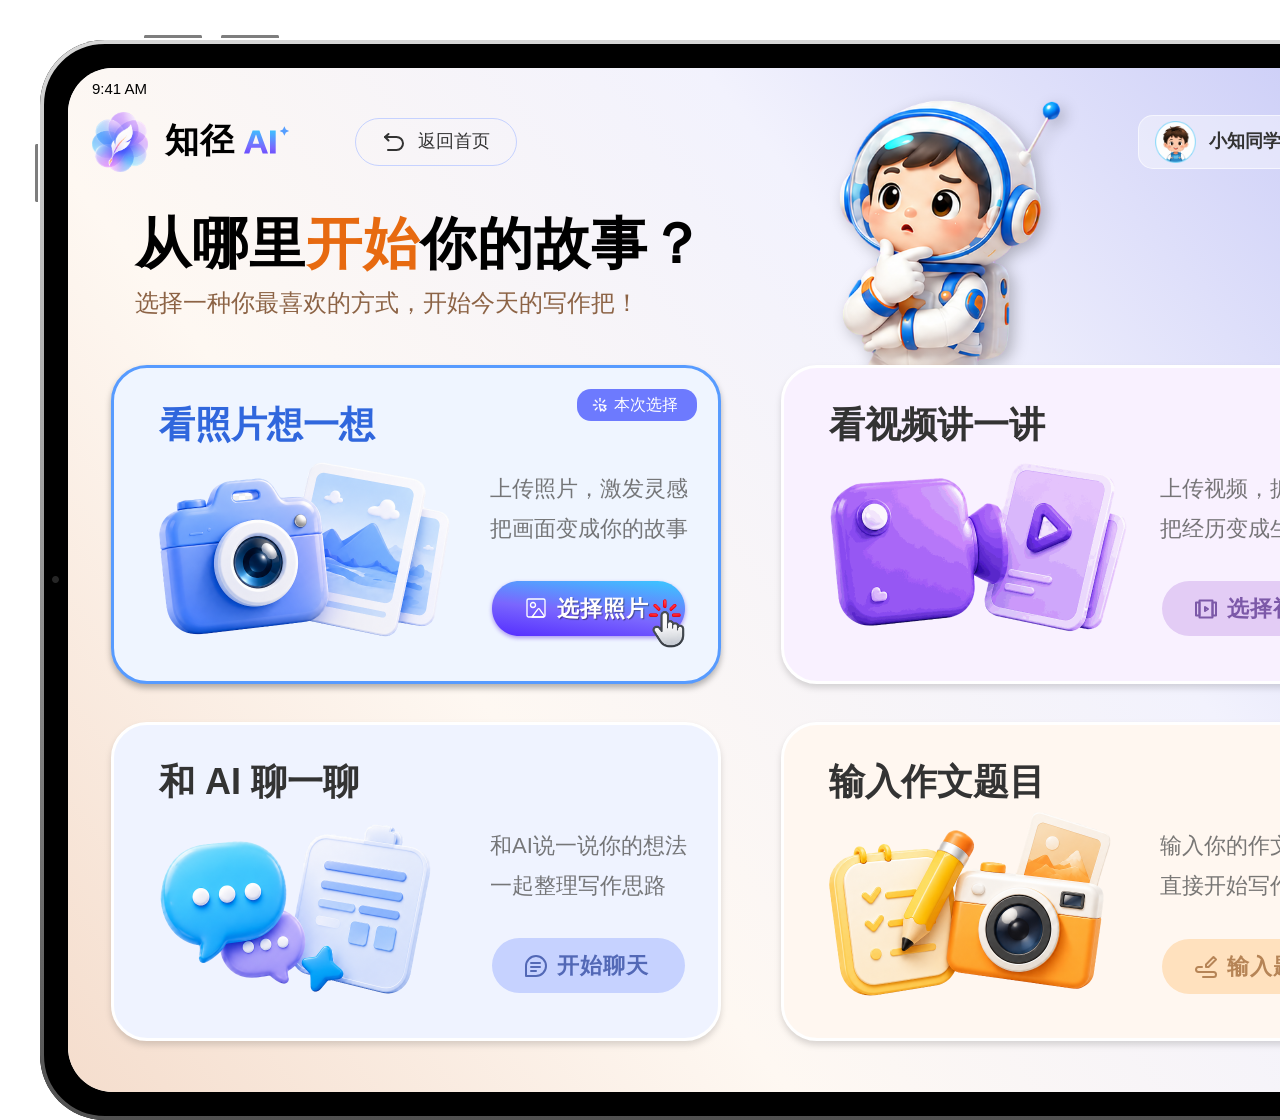
<file: prototype/找素材.html>
﻿<!DOCTYPE html>
<html>
  <head>
    <title>找素材</title>
    <meta http-equiv="X-UA-Compatible" content="IE=edge"/>
    <meta http-equiv="content-type" content="text/html; charset=utf-8"/>
    <link href="resources/css/axure_rp_page.css" type="text/css" rel="stylesheet"/>
    <link href="data/styles.css" type="text/css" rel="stylesheet"/>
    <link href="files/找素材/styles.css" type="text/css" rel="stylesheet"/>
    <link href="https://fonts.googleapis.com" rel="preconnect"/>
    <link href="https://fonts.gstatic.com" rel="preconnect"/>
    <link href="https://fonts.googleapis.com/css2?family=Inter:wght@100..900&display=swap" rel="stylesheet"/>
    <script src="resources/scripts/jquery-3.7.1.min.js"></script>
    <script src="resources/scripts/axure/axQuery.js"></script>
    <script src="resources/scripts/axure/globals.js"></script>
    <script src="resources/scripts/axutils.js"></script>
    <script src="resources/scripts/axure/annotation.js"></script>
    <script src="resources/scripts/axure/axQuery.std.js"></script>
    <script src="resources/scripts/axure/doc.js"></script>
    <script src="resources/scripts/messagecenter.js"></script>
    <script src="resources/scripts/axure/events.js"></script>
    <script src="resources/scripts/axure/recording.js"></script>
    <script src="resources/scripts/axure/action.js"></script>
    <script src="resources/scripts/axure/expr.js"></script>
    <script src="resources/scripts/axure/geometry.js"></script>
    <script src="resources/scripts/axure/flyout.js"></script>
    <script src="resources/scripts/axure/model.js"></script>
    <script src="resources/scripts/axure/repeater.js"></script>
    <script src="resources/scripts/axure/sto.js"></script>
    <script src="resources/scripts/axure/utils.temp.js"></script>
    <script src="resources/scripts/axure/variables.js"></script>
    <script src="resources/scripts/axure/drag.js"></script>
    <script src="resources/scripts/axure/move.js"></script>
    <script src="resources/scripts/axure/visibility.js"></script>
    <script src="resources/scripts/axure/style.js"></script>
    <script src="resources/scripts/axure/adaptive.js"></script>
    <script src="resources/scripts/axure/tree.js"></script>
    <script src="resources/scripts/axure/init.temp.js"></script>
    <script src="resources/scripts/axure/legacy.js"></script>
    <script src="resources/scripts/axure/viewer.js"></script>
    <script src="resources/scripts/axure/math.js"></script>
    <script src="resources/scripts/axure/jquery.nicescroll.min.js"></script>
    <script src="data/document.js"></script>
    <script src="files/找素材/data.js"></script>
    <script type="text/javascript">
      $axure.utils.getTransparentGifPath = function() { return 'resources/images/transparent.gif'; };
      $axure.utils.getOtherPath = function() { return 'resources/Other.html'; };
      $axure.utils.getReloadPath = function() { return 'resources/reload.html'; };
    </script>
  </head>
  <body>
    <div id="base" class="">

      <!-- Unnamed (pad) -->
      <div id="u125" class="nopointer  ax_default">

        <!-- Unnamed (组合) -->
        <div id="u126" class="ax_default" data-left="35" data-top="35" data-width="1427" data-height="1085" layer-opacity="1">

          <!-- Unnamed (矩形) -->
          <div id="u127" class="ax_default _形状 transition notrs">
            <svg data="images/首页/u2.svg" id="u127_img" class="img generatedImage">

  <defs>
    <pattern id="u127_img_bgp" patternUnits="userSpaceOnUse" alignment="0 0" imageRepeat="None" />
    <linearGradient gradientUnits="userSpaceOnUse" x1="711" y1="0" x2="711" y2="1080" id="u127_img_lg318">
      <stop id="Stop319" stop-color="#d7d7d7" offset="0" />
      <stop id="Stop320" stop-color="#515151" offset="1" />
    </linearGradient>
    <mask fill="white" id="u127_img_cl321">
      <path d="M 0 1015  L 0 65  C 0 28.599999999999994  28.599999999999998 0  65 0  L 1357 0  C 1393.4 0  1422 28.599999999999994  1422 65  L 1422 1015  C 1422 1051.4  1393.4 1080  1357 1080  L 65 1080  C 28.599999999999998 1080  0 1051.4  0 1015  Z " fill-rule="evenodd" />
    </mask>
  </defs>
  <g transform="matrix(1 0 0 1 -5 -5 )">
    <path d="M 0 1015  L 0 65  C 0 28.599999999999994  28.599999999999998 0  65 0  L 1357 0  C 1393.4 0  1422 28.599999999999994  1422 65  L 1422 1015  C 1422 1051.4  1393.4 1080  1357 1080  L 65 1080  C 28.599999999999998 1080  0 1051.4  0 1015  Z " fill-rule="nonzero" fill="rgba(0, 0, 0, 1)" stroke="none" transform="matrix(1 0 0 1 5 5 )" class="fill" />
    <path d="M 0 1015  L 0 65  C 0 28.599999999999994  28.599999999999998 0  65 0  L 1357 0  C 1393.4 0  1422 28.599999999999994  1422 65  L 1422 1015  C 1422 1051.4  1393.4 1080  1357 1080  L 65 1080  C 28.599999999999998 1080  0 1051.4  0 1015  Z " stroke-width="8" stroke-dasharray="0" stroke="url(#u127_img_lg318)" fill="none" transform="matrix(1 0 0 1 5 5 )" class="stroke" mask="url(#u127_img_cl321)" />
  </g>
            </svg>
            <div id="u127_text" class="text " style="display:none; visibility: hidden">
              <p></p>
            </div>
          </div>

          <!-- Unnamed (形状) -->
          <div id="u128" class="ax_default _形状 transition notrs">
            <svg data="images/首页/u3.svg" id="u128_img" class="img generatedImage">

  <defs>
    <pattern id="u128_img_bgp" patternUnits="userSpaceOnUse" alignment="0 0" imageRepeat="None" />
    <mask fill="white" id="u128_img_cl322">
      <path d="M 45 1024  C 20.147199999999998 1024  0 1003.8499999999999  0 979  L 0 45  C 0 20.147199999999998  20.147199999999998 0  45 0  L 1321 0  C 1345.85 0  1366 20.147199999999998  1366 45  L 1366 979  C 1366 1003.8499999999999  1345.85 1024  1321 1024  L 45 1024  Z " fill-rule="evenodd" />
    </mask>
  </defs>
  <g transform="matrix(1 0 0 1 -33 -33 )">
    <path d="M 45 1024  C 20.147199999999998 1024  0 1003.8499999999999  0 979  L 0 45  C 0 20.147199999999998  20.147199999999998 0  45 0  L 1321 0  C 1345.85 0  1366 20.147199999999998  1366 45  L 1366 979  C 1366 1003.8499999999999  1345.85 1024  1321 1024  L 45 1024  Z " fill-rule="nonzero" fill="rgba(0, 0, 0, 1)" stroke="none" transform="matrix(1 0 0 1 33 33 )" class="fill" />
    <path d="M 45 1024  C 20.147199999999998 1024  0 1003.8499999999999  0 979  L 0 45  C 0 20.147199999999998  20.147199999999998 0  45 0  L 1321 0  C 1345.85 0  1366 20.147199999999998  1366 45  L 1366 979  C 1366 1003.8499999999999  1345.85 1024  1321 1024  L 45 1024  Z " stroke-width="0" stroke-dasharray="0" stroke="rgba(255, 255, 255, 0)" fill="none" transform="matrix(1 0 0 1 33 33 )" class="stroke" mask="url(#u128_img_cl322)" />
  </g>
            </svg>
            <div id="u128_text" class="text " style="display:none; visibility: hidden">
              <p></p>
            </div>
          </div>

          <!-- Unnamed (矩形) -->
          <div id="u129" class="ax_default _形状 transition notrs">
            <div id="u129_div" class=""></div>
            <div id="u129_text" class="text " style="display:none; visibility: hidden">
              <p></p>
            </div>
          </div>

          <!-- Unnamed (矩形) -->
          <div id="u130" class="ax_default _形状 transition notrs">
            <div id="u130_div" class=""></div>
            <div id="u130_text" class="text " style="display:none; visibility: hidden">
              <p></p>
            </div>
          </div>

          <!-- Unnamed (形状) -->
          <div id="u131" class="ax_default _形状 transition notrs">
            <svg data="images/首页/u6.svg" id="u131_img" class="img generatedImage">

  <defs>
    <pattern id="u131_img_bgp" patternUnits="userSpaceOnUse" alignment="0 0" imageRepeat="None" />
    <mask fill="white" id="u131_img_cl323">
      <path d="M 0 3  L 58 3  L 58 1.5  C 58 0.671999999999997  57.327999999999975 0  56.5 0  L 1.5 0  C 0.671999999999997 0  0 0.671999999999997  0 1.5  L 0 3  Z " fill-rule="evenodd" />
    </mask>
  </defs>
  <g transform="matrix(1 0 0 1 -186 0 )">
    <path d="M 0 3  L 58 3  L 58 1.5  C 58 0.671999999999997  57.327999999999975 0  56.5 0  L 1.5 0  C 0.671999999999997 0  0 0.671999999999997  0 1.5  L 0 3  Z " fill-rule="nonzero" fill="rgba(0, 0, 0, 1)" stroke="none" transform="matrix(1 0 0 1 186 0 )" class="fill" />
    <path d="M 0 3  L 58 3  L 58 1.5  C 58 0.671999999999997  57.327999999999975 0  56.5 0  L 1.5 0  C 0.671999999999997 0  0 0.671999999999997  0 1.5  L 0 3  Z " stroke-width="0" stroke-dasharray="0" stroke="rgba(255, 255, 255, 0)" fill="none" transform="matrix(1 0 0 1 186 0 )" class="stroke" mask="url(#u131_img_cl323)" />
  </g>
            </svg>
            <div id="u131_text" class="text " style="display:none; visibility: hidden">
              <p></p>
            </div>
          </div>

          <!-- Unnamed (形状) -->
          <div id="u132" class="ax_default _形状 transition notrs">
            <svg data="images/首页/u6.svg" id="u132_img" class="img generatedImage">

  <defs>
    <pattern id="u132_img_bgp" patternUnits="userSpaceOnUse" alignment="0 0" imageRepeat="None" />
    <mask fill="white" id="u132_img_cl323">
      <path d="M 0 3  L 58 3  L 58 1.5  C 58 0.671999999999997  57.327999999999975 0  56.5 0  L 1.5 0  C 0.671999999999997 0  0 0.671999999999997  0 1.5  L 0 3  Z " fill-rule="evenodd" />
    </mask>
  </defs>
  <g transform="matrix(1 0 0 1 -186 0 )">
    <path d="M 0 3  L 58 3  L 58 1.5  C 58 0.671999999999997  57.327999999999975 0  56.5 0  L 1.5 0  C 0.671999999999997 0  0 0.671999999999997  0 1.5  L 0 3  Z " fill-rule="nonzero" fill="rgba(0, 0, 0, 1)" stroke="none" transform="matrix(1 0 0 1 186 0 )" class="fill" />
    <path d="M 0 3  L 58 3  L 58 1.5  C 58 0.671999999999997  57.327999999999975 0  56.5 0  L 1.5 0  C 0.671999999999997 0  0 0.671999999999997  0 1.5  L 0 3  Z " stroke-width="0" stroke-dasharray="0" stroke="rgba(255, 255, 255, 0)" fill="none" transform="matrix(1 0 0 1 186 0 )" class="stroke" mask="url(#u132_img_cl323)" />
  </g>
            </svg>
            <div id="u132_text" class="text " style="display:none; visibility: hidden">
              <p></p>
            </div>
          </div>

          <!-- Unnamed (形状) -->
          <div id="u133" class="ax_default _形状 transition notrs">
            <svg data="images/首页/u8.svg" id="u133_img" class="img generatedImage">

  <defs>
    <pattern id="u133_img_bgp" patternUnits="userSpaceOnUse" alignment="0 0" imageRepeat="None" />
    <mask fill="white" id="u133_img_cl324">
      <path d="M 3 58  L 3 0  L 1.5 0  C 0.671999999999997 0  0 0.671999999999997  0 1.5  L 0 56.5  C 0 57.328  0.671999999999997 58  1.5 58  L 3 58  Z " fill-rule="evenodd" />
    </mask>
  </defs>
  <g transform="matrix(1 0 0 1 0 -109 )">
    <path d="M 3 58  L 3 0  L 1.5 0  C 0.671999999999997 0  0 0.671999999999997  0 1.5  L 0 56.5  C 0 57.328  0.671999999999997 58  1.5 58  L 3 58  Z " fill-rule="nonzero" fill="rgba(0, 0, 0, 1)" stroke="none" transform="matrix(1 0 0 1 0 109 )" class="fill" />
    <path d="M 3 58  L 3 0  L 1.5 0  C 0.671999999999997 0  0 0.671999999999997  0 1.5  L 0 56.5  C 0 57.328  0.671999999999997 58  1.5 58  L 3 58  Z " stroke-width="0" stroke-dasharray="0" stroke="rgba(255, 255, 255, 0)" fill="none" transform="matrix(1 0 0 1 0 109 )" class="stroke" mask="url(#u133_img_cl324)" />
  </g>
            </svg>
            <div id="u133_text" class="text " style="display:none; visibility: hidden">
              <p></p>
            </div>
          </div>

          <!-- Unnamed (椭圆) -->
          <div id="u134" class="ax_default _形状 transition notrs">
            <svg data="images/首页/u9.svg" id="u134_img" class="img generatedImage">

  <defs>
    <pattern id="u134_img_bgp" patternUnits="userSpaceOnUse" alignment="0 0" imageRepeat="None" />
    <mask fill="white" id="u134_img_cl325">
      <path d="M 0 6  C 0 2.6399999999999997  2.6399999999999997 0  6 0  C 9.36 0  12 2.6399999999999997  12 6  C 12 9.36  9.36 12  6 12  C 2.6399999999999997 12  0 9.36  0 6  Z " fill-rule="evenodd" />
    </mask>
  </defs>
  <g transform="matrix(1 0 0 1 -15 -539 )">
    <path d="M 0 6  C 0 2.6399999999999997  2.6399999999999997 0  6 0  C 9.36 0  12 2.6399999999999997  12 6  C 12 9.36  9.36 12  6 12  C 2.6399999999999997 12  0 9.36  0 6  Z " fill-rule="nonzero" fill="rgba(0, 0, 0, 1)" stroke="none" transform="matrix(1 0 0 1 15 539 )" class="fill" />
    <path d="M 0 6  C 0 2.6399999999999997  2.6399999999999997 0  6 0  C 9.36 0  12 2.6399999999999997  12 6  C 12 9.36  9.36 12  6 12  C 2.6399999999999997 12  0 9.36  0 6  Z " stroke-width="0" stroke-dasharray="0" stroke="rgba(255, 255, 255, 0)" fill="none" transform="matrix(1 0 0 1 15 539 )" class="stroke" mask="url(#u134_img_cl325)" />
  </g>
            </svg>
            <div id="u134_text" class="text " style="display:none; visibility: hidden">
              <p></p>
            </div>
          </div>

          <!-- Unnamed (椭圆) -->
          <div id="u135" class="ax_default _形状 transition notrs">
            <svg data="images/首页/u9.svg" id="u135_img" class="img generatedImage">

  <defs>
    <pattern id="u135_img_bgp" patternUnits="userSpaceOnUse" alignment="0 0" imageRepeat="None" />
    <mask fill="white" id="u135_img_cl325">
      <path d="M 0 6  C 0 2.6399999999999997  2.6399999999999997 0  6 0  C 9.36 0  12 2.6399999999999997  12 6  C 12 9.36  9.36 12  6 12  C 2.6399999999999997 12  0 9.36  0 6  Z " fill-rule="evenodd" />
    </mask>
  </defs>
  <g transform="matrix(1 0 0 1 -15 -539 )">
    <path d="M 0 6  C 0 2.6399999999999997  2.6399999999999997 0  6 0  C 9.36 0  12 2.6399999999999997  12 6  C 12 9.36  9.36 12  6 12  C 2.6399999999999997 12  0 9.36  0 6  Z " fill-rule="nonzero" fill="rgba(0, 0, 0, 1)" stroke="none" transform="matrix(1 0 0 1 15 539 )" class="fill" />
    <path d="M 0 6  C 0 2.6399999999999997  2.6399999999999997 0  6 0  C 9.36 0  12 2.6399999999999997  12 6  C 12 9.36  9.36 12  6 12  C 2.6399999999999997 12  0 9.36  0 6  Z " stroke-width="0" stroke-dasharray="0" stroke="rgba(255, 255, 255, 0)" fill="none" transform="matrix(1 0 0 1 15 539 )" class="stroke" mask="url(#u135_img_cl325)" />
  </g>
            </svg>
            <div id="u135_text" class="text " style="display:none; visibility: hidden">
              <p></p>
            </div>
          </div>

          <!-- Unnamed (椭圆) -->
          <div id="u136" class="ax_default _形状 transition notrs">
            <svg data="images/首页/u9.svg" id="u136_img" class="img generatedImage">

  <defs>
    <pattern id="u136_img_bgp" patternUnits="userSpaceOnUse" alignment="0 0" imageRepeat="None" />
    <mask fill="white" id="u136_img_cl325">
      <path d="M 0 6  C 0 2.6399999999999997  2.6399999999999997 0  6 0  C 9.36 0  12 2.6399999999999997  12 6  C 12 9.36  9.36 12  6 12  C 2.6399999999999997 12  0 9.36  0 6  Z " fill-rule="evenodd" />
    </mask>
  </defs>
  <g transform="matrix(1 0 0 1 -15 -539 )">
    <path d="M 0 6  C 0 2.6399999999999997  2.6399999999999997 0  6 0  C 9.36 0  12 2.6399999999999997  12 6  C 12 9.36  9.36 12  6 12  C 2.6399999999999997 12  0 9.36  0 6  Z " fill-rule="nonzero" fill="rgba(0, 0, 0, 1)" stroke="none" transform="matrix(1 0 0 1 15 539 )" class="fill" />
    <path d="M 0 6  C 0 2.6399999999999997  2.6399999999999997 0  6 0  C 9.36 0  12 2.6399999999999997  12 6  C 12 9.36  9.36 12  6 12  C 2.6399999999999997 12  0 9.36  0 6  Z " stroke-width="0" stroke-dasharray="0" stroke="rgba(255, 255, 255, 0)" fill="none" transform="matrix(1 0 0 1 15 539 )" class="stroke" mask="url(#u136_img_cl325)" />
  </g>
            </svg>
            <div id="u136_text" class="text " style="display:none; visibility: hidden">
              <p></p>
            </div>
          </div>

          <!-- Unnamed (椭圆) -->
          <div id="u137" class="ax_default _形状 transition notrs">
            <svg data="images/首页/u9.svg" id="u137_img" class="img generatedImage">

  <defs>
    <pattern id="u137_img_bgp" patternUnits="userSpaceOnUse" alignment="0 0" imageRepeat="None" />
    <mask fill="white" id="u137_img_cl325">
      <path d="M 0 6  C 0 2.6399999999999997  2.6399999999999997 0  6 0  C 9.36 0  12 2.6399999999999997  12 6  C 12 9.36  9.36 12  6 12  C 2.6399999999999997 12  0 9.36  0 6  Z " fill-rule="evenodd" />
    </mask>
  </defs>
  <g transform="matrix(1 0 0 1 -15 -539 )">
    <path d="M 0 6  C 0 2.6399999999999997  2.6399999999999997 0  6 0  C 9.36 0  12 2.6399999999999997  12 6  C 12 9.36  9.36 12  6 12  C 2.6399999999999997 12  0 9.36  0 6  Z " fill-rule="nonzero" fill="rgba(0, 0, 0, 1)" stroke="none" transform="matrix(1 0 0 1 15 539 )" class="fill" />
    <path d="M 0 6  C 0 2.6399999999999997  2.6399999999999997 0  6 0  C 9.36 0  12 2.6399999999999997  12 6  C 12 9.36  9.36 12  6 12  C 2.6399999999999997 12  0 9.36  0 6  Z " stroke-width="0" stroke-dasharray="0" stroke="rgba(255, 255, 255, 0)" fill="none" transform="matrix(1 0 0 1 15 539 )" class="stroke" mask="url(#u137_img_cl325)" />
  </g>
            </svg>
            <div id="u137_text" class="text " style="display:none; visibility: hidden">
              <p></p>
            </div>
          </div>

          <!-- Unnamed (椭圆) -->
          <div id="u138" class="ax_default _形状 transition notrs">
            <svg data="images/首页/u13.svg" id="u138_img" class="img generatedImage">

  <defs>
    <pattern id="u138_img_bgp" patternUnits="userSpaceOnUse" alignment="0 0" imageRepeat="None" />
    <mask fill="white" id="u138_img_cl326">
      <path d="M 0 3.5  C 0 1.5399999999999998  1.5399999999999998 0  3.5 0  C 5.46 0  7 1.5399999999999998  7 3.5  C 7 5.46  5.46 7  3.5 7  C 1.5399999999999998 7  0 5.46  0 3.5  Z " fill-rule="evenodd" />
    </mask>
  </defs>
  <g transform="matrix(1 0 0 1 -17 -541 )">
    <path d="M 0 3.5  C 0 1.5399999999999998  1.5399999999999998 0  3.5 0  C 5.46 0  7 1.5399999999999998  7 3.5  C 7 5.46  5.46 7  3.5 7  C 1.5399999999999998 7  0 5.46  0 3.5  Z " fill-rule="nonzero" fill="rgba(255, 255, 255, 1)" stroke="none" transform="matrix(1 0 0 1 17 541 )" class="fill" />
    <path d="M 0 3.5  C 0 1.5399999999999998  1.5399999999999998 0  3.5 0  C 5.46 0  7 1.5399999999999998  7 3.5  C 7 5.46  5.46 7  3.5 7  C 1.5399999999999998 7  0 5.46  0 3.5  Z " stroke-width="0" stroke-dasharray="0" stroke="rgba(255, 255, 255, 0)" fill="none" transform="matrix(1 0 0 1 17 541 )" class="stroke" mask="url(#u138_img_cl326)" />
  </g>
            </svg>
            <div id="u138_text" class="text " style="display:none; visibility: hidden">
              <p></p>
            </div>
          </div>

          <!-- Unnamed (矩形) -->
          <div id="u139" class="ax_default _文本 transition notrs">
            <div id="u139_div" class=""></div>
            <div id="u139_text" class="text ">
              <p><span>9:41 AM</span></p>
            </div>
          </div>

          <!-- Unnamed (矩形) -->
          <div id="u140" class="ax_default _文本 transition notrs">
            <div id="u140_div" class=""></div>
            <div id="u140_text" class="text ">
              <p><span>100%</span></p>
            </div>
          </div>

          <!-- Unnamed (形状) -->
          <div id="u141" class="ax_default _形状 transition notrs">
            <svg data="images/首页/u16.svg" id="u141_img" class="img generatedImage">

  <defs>
    <pattern id="u141_img_bgp" patternUnits="userSpaceOnUse" alignment="0 0" imageRepeat="None" />
    <mask fill="white" id="u141_img_cl327">
      <path d="M 1.6900000000000546 5  C 3.2999999999999545 3.468999999999994  5.440000000000055 2.614999999999995  7.670000000000073 2.614999999999995  C 9.8900000000001 2.614999999999995  12.029999999999973 3.468999999999994  13.6400000000001 5  C 13.769999999999982 5.119  13.960000000000036 5.117000000000004  14.079999999999927 4.997  L 15.240000000000009 3.826999999999998  C 15.299999999999955 3.7660000000000053  15.329999999999927 3.683000000000007  15.329999999999927 3.596999999999994  C 15.329999999999927 3.5120000000000005  15.299999999999955 3.429000000000002  15.240000000000009 3.3689999999999998  C 11 -0.6830000000000069  4.329999999999927 -0.6830000000000069  0.09999999999990905 3.3689999999999998  C 0.03999999999996362 3.429000000000002  0 3.5109999999999957  0 3.596999999999994  C 0 3.683000000000007  0.029999999999972715 3.7660000000000053  0.08999999999991815 3.826999999999998  L 1.25 4.997  C 1.3699999999998909 5.117000000000004  1.5699999999999363 5.119  1.6900000000000546 5  Z M 4.3599999999999 7.695999999999998  C 5.269999999999982 6.876999999999995  6.4500000000000455 6.423000000000002  7.670000000000073 6.421999999999997  C 8.8900000000001 6.421999999999997  10.069999999999936 6.876000000000005  10.970000000000027 7.695999999999998  C 11.099999999999909 7.811999999999998  11.289999999999964 7.810000000000002  11.410000000000082 7.689999999999998  L 12.569999999999936 6.519999999999996  C 12.63000000000011 6.457999999999998  12.660000000000082 6.375  12.660000000000082 6.2890000000000015  C 12.660000000000082 6.201999999999998  12.63000000000011 6.119  12.559999999999945 6.0589999999999975  C 9.799999999999955 3.4950000000000045  5.529999999999973 3.4950000000000045  2.769999999999982 6.0589999999999975  C 2.7100000000000364 6.119  2.6700000000000728 6.201999999999998  2.6700000000000728 6.2890000000000015  C 2.6700000000000728 6.375  2.7100000000000364 6.457999999999998  2.769999999999982 6.519999999999996  L 3.9300000000000637 7.689999999999998  C 4.0499999999999545 7.810000000000002  4.240000000000009 7.811999999999998  4.3599999999999 7.695999999999998  Z M 9.8900000000001 8.757000000000005  C 9.950000000000045 8.814999999999998  9.990000000000009 8.897000000000006  9.990000000000009 8.983999999999995  C 9.990000000000009 9.070999999999998  9.960000000000036 9.153999999999996  9.900000000000091 9.215000000000003  L 7.8900000000001 11.236999999999995  C 7.829999999999927 11.296999999999997  7.75 11.329999999999998  7.670000000000073 11.329999999999998  C 7.579999999999927 11.329999999999998  7.5 11.296999999999997  7.440000000000055 11.236999999999995  L 5.440000000000055 9.215000000000003  C 5.380000000000109 9.153999999999996  5.339999999999918 9.070999999999998  5.339999999999918 8.983999999999995  C 5.349999999999909 8.897000000000006  5.380000000000109 8.814999999999998  5.4500000000000455 8.757000000000005  C 6.730000000000018 7.674999999999997  8.599999999999909 7.674999999999997  9.8900000000001 8.757000000000005  Z " fill-rule="evenodd" />
    </mask>
  </defs>
  <g transform="matrix(1 0 0 1 -1277 -48 )">
    <path d="M 1.6900000000000546 5  C 3.2999999999999545 3.468999999999994  5.440000000000055 2.614999999999995  7.670000000000073 2.614999999999995  C 9.8900000000001 2.614999999999995  12.029999999999973 3.468999999999994  13.6400000000001 5  C 13.769999999999982 5.119  13.960000000000036 5.117000000000004  14.079999999999927 4.997  L 15.240000000000009 3.826999999999998  C 15.299999999999955 3.7660000000000053  15.329999999999927 3.683000000000007  15.329999999999927 3.596999999999994  C 15.329999999999927 3.5120000000000005  15.299999999999955 3.429000000000002  15.240000000000009 3.3689999999999998  C 11 -0.6830000000000069  4.329999999999927 -0.6830000000000069  0.09999999999990905 3.3689999999999998  C 0.03999999999996362 3.429000000000002  0 3.5109999999999957  0 3.596999999999994  C 0 3.683000000000007  0.029999999999972715 3.7660000000000053  0.08999999999991815 3.826999999999998  L 1.25 4.997  C 1.3699999999998909 5.117000000000004  1.5699999999999363 5.119  1.6900000000000546 5  Z M 4.3599999999999 7.695999999999998  C 5.269999999999982 6.876999999999995  6.4500000000000455 6.423000000000002  7.670000000000073 6.421999999999997  C 8.8900000000001 6.421999999999997  10.069999999999936 6.876000000000005  10.970000000000027 7.695999999999998  C 11.099999999999909 7.811999999999998  11.289999999999964 7.810000000000002  11.410000000000082 7.689999999999998  L 12.569999999999936 6.519999999999996  C 12.63000000000011 6.457999999999998  12.660000000000082 6.375  12.660000000000082 6.2890000000000015  C 12.660000000000082 6.201999999999998  12.63000000000011 6.119  12.559999999999945 6.0589999999999975  C 9.799999999999955 3.4950000000000045  5.529999999999973 3.4950000000000045  2.769999999999982 6.0589999999999975  C 2.7100000000000364 6.119  2.6700000000000728 6.201999999999998  2.6700000000000728 6.2890000000000015  C 2.6700000000000728 6.375  2.7100000000000364 6.457999999999998  2.769999999999982 6.519999999999996  L 3.9300000000000637 7.689999999999998  C 4.0499999999999545 7.810000000000002  4.240000000000009 7.811999999999998  4.3599999999999 7.695999999999998  Z M 9.8900000000001 8.757000000000005  C 9.950000000000045 8.814999999999998  9.990000000000009 8.897000000000006  9.990000000000009 8.983999999999995  C 9.990000000000009 9.070999999999998  9.960000000000036 9.153999999999996  9.900000000000091 9.215000000000003  L 7.8900000000001 11.236999999999995  C 7.829999999999927 11.296999999999997  7.75 11.329999999999998  7.670000000000073 11.329999999999998  C 7.579999999999927 11.329999999999998  7.5 11.296999999999997  7.440000000000055 11.236999999999995  L 5.440000000000055 9.215000000000003  C 5.380000000000109 9.153999999999996  5.339999999999918 9.070999999999998  5.339999999999918 8.983999999999995  C 5.349999999999909 8.897000000000006  5.380000000000109 8.814999999999998  5.4500000000000455 8.757000000000005  C 6.730000000000018 7.674999999999997  8.599999999999909 7.674999999999997  9.8900000000001 8.757000000000005  Z " fill-rule="nonzero" fill="rgba(0, 0, 0, 1)" stroke="none" transform="matrix(1 0 0 1 1277 48 )" class="fill" />
    <path d="M 1.6900000000000546 5  C 3.2999999999999545 3.468999999999994  5.440000000000055 2.614999999999995  7.670000000000073 2.614999999999995  C 9.8900000000001 2.614999999999995  12.029999999999973 3.468999999999994  13.6400000000001 5  C 13.769999999999982 5.119  13.960000000000036 5.117000000000004  14.079999999999927 4.997  L 15.240000000000009 3.826999999999998  C 15.299999999999955 3.7660000000000053  15.329999999999927 3.683000000000007  15.329999999999927 3.596999999999994  C 15.329999999999927 3.5120000000000005  15.299999999999955 3.429000000000002  15.240000000000009 3.3689999999999998  C 11 -0.6830000000000069  4.329999999999927 -0.6830000000000069  0.09999999999990905 3.3689999999999998  C 0.03999999999996362 3.429000000000002  0 3.5109999999999957  0 3.596999999999994  C 0 3.683000000000007  0.029999999999972715 3.7660000000000053  0.08999999999991815 3.826999999999998  L 1.25 4.997  C 1.3699999999998909 5.117000000000004  1.5699999999999363 5.119  1.6900000000000546 5  Z " stroke-width="0" stroke-dasharray="0" stroke="rgba(255, 255, 255, 0)" fill="none" transform="matrix(1 0 0 1 1277 48 )" class="stroke" mask="url(#u141_img_cl327)" />
    <path d="M 4.3599999999999 7.695999999999998  C 5.269999999999982 6.876999999999995  6.4500000000000455 6.423000000000002  7.670000000000073 6.421999999999997  C 8.8900000000001 6.421999999999997  10.069999999999936 6.876000000000005  10.970000000000027 7.695999999999998  C 11.099999999999909 7.811999999999998  11.289999999999964 7.810000000000002  11.410000000000082 7.689999999999998  L 12.569999999999936 6.519999999999996  C 12.63000000000011 6.457999999999998  12.660000000000082 6.375  12.660000000000082 6.2890000000000015  C 12.660000000000082 6.201999999999998  12.63000000000011 6.119  12.559999999999945 6.0589999999999975  C 9.799999999999955 3.4950000000000045  5.529999999999973 3.4950000000000045  2.769999999999982 6.0589999999999975  C 2.7100000000000364 6.119  2.6700000000000728 6.201999999999998  2.6700000000000728 6.2890000000000015  C 2.6700000000000728 6.375  2.7100000000000364 6.457999999999998  2.769999999999982 6.519999999999996  L 3.9300000000000637 7.689999999999998  C 4.0499999999999545 7.810000000000002  4.240000000000009 7.811999999999998  4.3599999999999 7.695999999999998  Z " stroke-width="0" stroke-dasharray="0" stroke="rgba(255, 255, 255, 0)" fill="none" transform="matrix(1 0 0 1 1277 48 )" class="stroke" mask="url(#u141_img_cl327)" />
    <path d="M 9.8900000000001 8.757000000000005  C 9.950000000000045 8.814999999999998  9.990000000000009 8.897000000000006  9.990000000000009 8.983999999999995  C 9.990000000000009 9.070999999999998  9.960000000000036 9.153999999999996  9.900000000000091 9.215000000000003  L 7.8900000000001 11.236999999999995  C 7.829999999999927 11.296999999999997  7.75 11.329999999999998  7.670000000000073 11.329999999999998  C 7.579999999999927 11.329999999999998  7.5 11.296999999999997  7.440000000000055 11.236999999999995  L 5.440000000000055 9.215000000000003  C 5.380000000000109 9.153999999999996  5.339999999999918 9.070999999999998  5.339999999999918 8.983999999999995  C 5.349999999999909 8.897000000000006  5.380000000000109 8.814999999999998  5.4500000000000455 8.757000000000005  C 6.730000000000018 7.674999999999997  8.599999999999909 7.674999999999997  9.8900000000001 8.757000000000005  Z " stroke-width="0" stroke-dasharray="0" stroke="rgba(255, 255, 255, 0)" fill="none" transform="matrix(1 0 0 1 1277 48 )" class="stroke" mask="url(#u141_img_cl327)" />
  </g>
            </svg>
            <div id="u141_text" class="text " style="display:none; visibility: hidden">
              <p></p>
            </div>
          </div>

          <!-- Unnamed (SVG) -->
          <div id="u142" class="ax_default _图像 transition notrs">
            <img id="u142_img" class="img " src="images/首页/u17.svg"/>
            <div id="u142_text" class="text " style="display:none; visibility: hidden">
              <p></p>
            </div>
          </div>
        </div>
      </div>

      <!-- bg (动态面板) -->
      <div id="u143" class="ax_default" data-label="bg">
        <div id="u143_state0" class="panel_state" data-label="状态 2" style="">
          <div id="u143_state0_content" class="panel_state_content">

            <!-- Unnamed (矩形) -->
            <div id="u144" class="ax_default _形状 transition notrs">
              <svg data="images/首页/u19.svg" id="u144_img" class="img generatedImage">

  <defs>
    <linearGradient gradientUnits="userSpaceOnUse" x1="1292.9523809523805" y1="23.42857142857143" x2="22.476190476191352" y2="1024" id="u144_img_lg328">
      <stop id="Stop329" stop-color="#cbcdf7" offset="0" />
      <stop id="Stop330" stop-color="#f2f2fd" offset="0.31" />
      <stop id="Stop331" stop-color="#fef8f2" offset="0.66" />
      <stop id="Stop332" stop-color="#f5dece" offset="1" />
    </linearGradient>
    <pattern id="u144_img_bgp" patternUnits="userSpaceOnUse" alignment="0 0" imageRepeat="None" />
    <mask fill="white" id="u144_img_cl333">
      <path d="M 0 979  L 0 45  C 0 19.799999999999997  19.799999999999997 0  45 0  L 1321 0  C 1346.2 0  1366 19.799999999999997  1366 45  L 1366 979  C 1366 1004.2  1346.2 1024  1321 1024  L 45 1024  C 19.799999999999997 1024  0 1004.2  0 979  Z " fill-rule="evenodd" />
    </mask>
  </defs>
  <g>
    <path d="M 0 979  L 0 45  C 0 19.799999999999997  19.799999999999997 0  45 0  L 1321 0  C 1346.2 0  1366 19.799999999999997  1366 45  L 1366 979  C 1366 1004.2  1346.2 1024  1321 1024  L 45 1024  C 19.799999999999997 1024  0 1004.2  0 979  Z " fill-rule="nonzero" fill="url(#u144_img_lg328)" stroke="none" class="fill" />
    <path d="M 0 979  L 0 45  C 0 19.799999999999997  19.799999999999997 0  45 0  L 1321 0  C 1346.2 0  1366 19.799999999999997  1366 45  L 1366 979  C 1366 1004.2  1346.2 1024  1321 1024  L 45 1024  C 19.799999999999997 1024  0 1004.2  0 979  Z " stroke-width="0" stroke-dasharray="0" stroke="rgba(255, 255, 255, 0)" fill="none" class="stroke" mask="url(#u144_img_cl333)" />
  </g>
              </svg>
              <div id="u144_text" class="text " style="display:none; visibility: hidden">
                <p></p>
              </div>
            </div>

            <!-- Unnamed (图像) -->
            <div id="u145" class="ax_default _图像 transition notrs">
              <img id="u145_img" class="img " src="images/找素材/u145.svg"/>
              <div id="u145_text" class="text " style="display:none; visibility: hidden">
                <p></p>
              </div>
            </div>

            <!-- Unnamed (矩形) -->
            <div id="u146" class="ax_default _文本 transition notrs">
              <div id="u146_div" class=""></div>
              <div id="u146_text" class="text ">
                <p><span>9:41 AM</span></p>
              </div>
            </div>

            <!-- Unnamed (矩形) -->
            <div id="u147" class="ax_default _文本 transition notrs">
              <div id="u147_div" class=""></div>
              <div id="u147_text" class="text ">
                <p><span>100%</span></p>
              </div>
            </div>

            <!-- Unnamed (形状) -->
            <div id="u148" class="ax_default _形状 transition notrs">
              <svg data="images/首页/u16.svg" id="u148_img" class="img generatedImage">

  <defs>
    <pattern id="u148_img_bgp" patternUnits="userSpaceOnUse" alignment="0 0" imageRepeat="None" />
    <mask fill="white" id="u148_img_cl327">
      <path d="M 1.6900000000000546 5  C 3.2999999999999545 3.468999999999994  5.440000000000055 2.614999999999995  7.670000000000073 2.614999999999995  C 9.8900000000001 2.614999999999995  12.029999999999973 3.468999999999994  13.6400000000001 5  C 13.769999999999982 5.119  13.960000000000036 5.117000000000004  14.079999999999927 4.997  L 15.240000000000009 3.826999999999998  C 15.299999999999955 3.7660000000000053  15.329999999999927 3.683000000000007  15.329999999999927 3.596999999999994  C 15.329999999999927 3.5120000000000005  15.299999999999955 3.429000000000002  15.240000000000009 3.3689999999999998  C 11 -0.6830000000000069  4.329999999999927 -0.6830000000000069  0.09999999999990905 3.3689999999999998  C 0.03999999999996362 3.429000000000002  0 3.5109999999999957  0 3.596999999999994  C 0 3.683000000000007  0.029999999999972715 3.7660000000000053  0.08999999999991815 3.826999999999998  L 1.25 4.997  C 1.3699999999998909 5.117000000000004  1.5699999999999363 5.119  1.6900000000000546 5  Z M 4.3599999999999 7.695999999999998  C 5.269999999999982 6.876999999999995  6.4500000000000455 6.423000000000002  7.670000000000073 6.421999999999997  C 8.8900000000001 6.421999999999997  10.069999999999936 6.876000000000005  10.970000000000027 7.695999999999998  C 11.099999999999909 7.811999999999998  11.289999999999964 7.810000000000002  11.410000000000082 7.689999999999998  L 12.569999999999936 6.519999999999996  C 12.63000000000011 6.457999999999998  12.660000000000082 6.375  12.660000000000082 6.2890000000000015  C 12.660000000000082 6.201999999999998  12.63000000000011 6.119  12.559999999999945 6.0589999999999975  C 9.799999999999955 3.4950000000000045  5.529999999999973 3.4950000000000045  2.769999999999982 6.0589999999999975  C 2.7100000000000364 6.119  2.6700000000000728 6.201999999999998  2.6700000000000728 6.2890000000000015  C 2.6700000000000728 6.375  2.7100000000000364 6.457999999999998  2.769999999999982 6.519999999999996  L 3.9300000000000637 7.689999999999998  C 4.0499999999999545 7.810000000000002  4.240000000000009 7.811999999999998  4.3599999999999 7.695999999999998  Z M 9.8900000000001 8.757000000000005  C 9.950000000000045 8.814999999999998  9.990000000000009 8.897000000000006  9.990000000000009 8.983999999999995  C 9.990000000000009 9.070999999999998  9.960000000000036 9.153999999999996  9.900000000000091 9.215000000000003  L 7.8900000000001 11.236999999999995  C 7.829999999999927 11.296999999999997  7.75 11.329999999999998  7.670000000000073 11.329999999999998  C 7.579999999999927 11.329999999999998  7.5 11.296999999999997  7.440000000000055 11.236999999999995  L 5.440000000000055 9.215000000000003  C 5.380000000000109 9.153999999999996  5.339999999999918 9.070999999999998  5.339999999999918 8.983999999999995  C 5.349999999999909 8.897000000000006  5.380000000000109 8.814999999999998  5.4500000000000455 8.757000000000005  C 6.730000000000018 7.674999999999997  8.599999999999909 7.674999999999997  9.8900000000001 8.757000000000005  Z " fill-rule="evenodd" />
    </mask>
  </defs>
  <g transform="matrix(1 0 0 1 -1277 -48 )">
    <path d="M 1.6900000000000546 5  C 3.2999999999999545 3.468999999999994  5.440000000000055 2.614999999999995  7.670000000000073 2.614999999999995  C 9.8900000000001 2.614999999999995  12.029999999999973 3.468999999999994  13.6400000000001 5  C 13.769999999999982 5.119  13.960000000000036 5.117000000000004  14.079999999999927 4.997  L 15.240000000000009 3.826999999999998  C 15.299999999999955 3.7660000000000053  15.329999999999927 3.683000000000007  15.329999999999927 3.596999999999994  C 15.329999999999927 3.5120000000000005  15.299999999999955 3.429000000000002  15.240000000000009 3.3689999999999998  C 11 -0.6830000000000069  4.329999999999927 -0.6830000000000069  0.09999999999990905 3.3689999999999998  C 0.03999999999996362 3.429000000000002  0 3.5109999999999957  0 3.596999999999994  C 0 3.683000000000007  0.029999999999972715 3.7660000000000053  0.08999999999991815 3.826999999999998  L 1.25 4.997  C 1.3699999999998909 5.117000000000004  1.5699999999999363 5.119  1.6900000000000546 5  Z M 4.3599999999999 7.695999999999998  C 5.269999999999982 6.876999999999995  6.4500000000000455 6.423000000000002  7.670000000000073 6.421999999999997  C 8.8900000000001 6.421999999999997  10.069999999999936 6.876000000000005  10.970000000000027 7.695999999999998  C 11.099999999999909 7.811999999999998  11.289999999999964 7.810000000000002  11.410000000000082 7.689999999999998  L 12.569999999999936 6.519999999999996  C 12.63000000000011 6.457999999999998  12.660000000000082 6.375  12.660000000000082 6.2890000000000015  C 12.660000000000082 6.201999999999998  12.63000000000011 6.119  12.559999999999945 6.0589999999999975  C 9.799999999999955 3.4950000000000045  5.529999999999973 3.4950000000000045  2.769999999999982 6.0589999999999975  C 2.7100000000000364 6.119  2.6700000000000728 6.201999999999998  2.6700000000000728 6.2890000000000015  C 2.6700000000000728 6.375  2.7100000000000364 6.457999999999998  2.769999999999982 6.519999999999996  L 3.9300000000000637 7.689999999999998  C 4.0499999999999545 7.810000000000002  4.240000000000009 7.811999999999998  4.3599999999999 7.695999999999998  Z M 9.8900000000001 8.757000000000005  C 9.950000000000045 8.814999999999998  9.990000000000009 8.897000000000006  9.990000000000009 8.983999999999995  C 9.990000000000009 9.070999999999998  9.960000000000036 9.153999999999996  9.900000000000091 9.215000000000003  L 7.8900000000001 11.236999999999995  C 7.829999999999927 11.296999999999997  7.75 11.329999999999998  7.670000000000073 11.329999999999998  C 7.579999999999927 11.329999999999998  7.5 11.296999999999997  7.440000000000055 11.236999999999995  L 5.440000000000055 9.215000000000003  C 5.380000000000109 9.153999999999996  5.339999999999918 9.070999999999998  5.339999999999918 8.983999999999995  C 5.349999999999909 8.897000000000006  5.380000000000109 8.814999999999998  5.4500000000000455 8.757000000000005  C 6.730000000000018 7.674999999999997  8.599999999999909 7.674999999999997  9.8900000000001 8.757000000000005  Z " fill-rule="nonzero" fill="rgba(0, 0, 0, 1)" stroke="none" transform="matrix(1 0 0 1 1277 48 )" class="fill" />
    <path d="M 1.6900000000000546 5  C 3.2999999999999545 3.468999999999994  5.440000000000055 2.614999999999995  7.670000000000073 2.614999999999995  C 9.8900000000001 2.614999999999995  12.029999999999973 3.468999999999994  13.6400000000001 5  C 13.769999999999982 5.119  13.960000000000036 5.117000000000004  14.079999999999927 4.997  L 15.240000000000009 3.826999999999998  C 15.299999999999955 3.7660000000000053  15.329999999999927 3.683000000000007  15.329999999999927 3.596999999999994  C 15.329999999999927 3.5120000000000005  15.299999999999955 3.429000000000002  15.240000000000009 3.3689999999999998  C 11 -0.6830000000000069  4.329999999999927 -0.6830000000000069  0.09999999999990905 3.3689999999999998  C 0.03999999999996362 3.429000000000002  0 3.5109999999999957  0 3.596999999999994  C 0 3.683000000000007  0.029999999999972715 3.7660000000000053  0.08999999999991815 3.826999999999998  L 1.25 4.997  C 1.3699999999998909 5.117000000000004  1.5699999999999363 5.119  1.6900000000000546 5  Z " stroke-width="0" stroke-dasharray="0" stroke="rgba(255, 255, 255, 0)" fill="none" transform="matrix(1 0 0 1 1277 48 )" class="stroke" mask="url(#u148_img_cl327)" />
    <path d="M 4.3599999999999 7.695999999999998  C 5.269999999999982 6.876999999999995  6.4500000000000455 6.423000000000002  7.670000000000073 6.421999999999997  C 8.8900000000001 6.421999999999997  10.069999999999936 6.876000000000005  10.970000000000027 7.695999999999998  C 11.099999999999909 7.811999999999998  11.289999999999964 7.810000000000002  11.410000000000082 7.689999999999998  L 12.569999999999936 6.519999999999996  C 12.63000000000011 6.457999999999998  12.660000000000082 6.375  12.660000000000082 6.2890000000000015  C 12.660000000000082 6.201999999999998  12.63000000000011 6.119  12.559999999999945 6.0589999999999975  C 9.799999999999955 3.4950000000000045  5.529999999999973 3.4950000000000045  2.769999999999982 6.0589999999999975  C 2.7100000000000364 6.119  2.6700000000000728 6.201999999999998  2.6700000000000728 6.2890000000000015  C 2.6700000000000728 6.375  2.7100000000000364 6.457999999999998  2.769999999999982 6.519999999999996  L 3.9300000000000637 7.689999999999998  C 4.0499999999999545 7.810000000000002  4.240000000000009 7.811999999999998  4.3599999999999 7.695999999999998  Z " stroke-width="0" stroke-dasharray="0" stroke="rgba(255, 255, 255, 0)" fill="none" transform="matrix(1 0 0 1 1277 48 )" class="stroke" mask="url(#u148_img_cl327)" />
    <path d="M 9.8900000000001 8.757000000000005  C 9.950000000000045 8.814999999999998  9.990000000000009 8.897000000000006  9.990000000000009 8.983999999999995  C 9.990000000000009 9.070999999999998  9.960000000000036 9.153999999999996  9.900000000000091 9.215000000000003  L 7.8900000000001 11.236999999999995  C 7.829999999999927 11.296999999999997  7.75 11.329999999999998  7.670000000000073 11.329999999999998  C 7.579999999999927 11.329999999999998  7.5 11.296999999999997  7.440000000000055 11.236999999999995  L 5.440000000000055 9.215000000000003  C 5.380000000000109 9.153999999999996  5.339999999999918 9.070999999999998  5.339999999999918 8.983999999999995  C 5.349999999999909 8.897000000000006  5.380000000000109 8.814999999999998  5.4500000000000455 8.757000000000005  C 6.730000000000018 7.674999999999997  8.599999999999909 7.674999999999997  9.8900000000001 8.757000000000005  Z " stroke-width="0" stroke-dasharray="0" stroke="rgba(255, 255, 255, 0)" fill="none" transform="matrix(1 0 0 1 1277 48 )" class="stroke" mask="url(#u148_img_cl327)" />
  </g>
              </svg>
              <div id="u148_text" class="text " style="display:none; visibility: hidden">
                <p></p>
              </div>
            </div>

            <!-- Unnamed (SVG) -->
            <div id="u149" class="ax_default _图像 transition notrs">
              <img id="u149_img" class="img " src="images/首页/u17.svg"/>
              <div id="u149_text" class="text " style="display:none; visibility: hidden">
                <p></p>
              </div>
            </div>

            <!-- Unnamed (组合) -->
            <div id="u150" class="ax_default" data-left="287" data-top="50" data-width="162" data-height="48" layer-opacity="1">

              <!-- Unnamed (矩形) -->
              <div id="u151" class="ax_default box_2 transition notrs">
                <div id="u151_div" class=""></div>
                <div id="u151_text" class="text " style="display:none; visibility: hidden">
                  <p></p>
                </div>
              </div>

              <!-- Unnamed (矩形) -->
              <div id="u152" class="ax_default _标题_3 transition notrs">
                <div id="u152_div" class=""></div>
                <div id="u152_text" class="text ">
                  <p><span>返回首页</span></p>
                </div>
              </div>

              <!-- Unnamed (SVG) -->
              <div id="u153" class="ax_default _图像 transition notrs">
                <img id="u153_img" class="img " src="images/找素材/u153.svg"/>
                <div id="u153_text" class="text " style="display:none; visibility: hidden">
                  <p></p>
                </div>
              </div>
            </div>

            <!-- Unnamed (图像) -->
            <div id="u154" class="ax_default _图像 transition notrs">
              <img id="u154_img" class="img " src="images/首页/u37.png"/>
              <div id="u154_text" class="text " style="display:none; visibility: hidden">
                <p></p>
              </div>
            </div>

            <!-- Unnamed (矩形) -->
            <div id="u155" class="ax_default _标题_3 transition notrs">
              <div id="u155_div" class=""></div>
              <div id="u155_text" class="text ">
                <p><span>知径</span></p>
              </div>
            </div>

            <!-- Unnamed (矩形) -->
            <div id="u156" class="ax_default _标题_3 transition notrs">
              <div id="u156_div" class=""></div>
              <div id="u156_text" class="text ">
                <p><span style="color:#000000;">从哪里</span><span style="color:#E76A10;">开始</span><span style="color:#000000;">你的故事？</span></p>
              </div>
            </div>

            <!-- Unnamed (矩形) -->
            <div id="u157" class="ax_default _标题_3 transition notrs">
              <div id="u157_div" class=""></div>
              <div id="u157_text" class="text ">
                <p><span>选择一种你最喜欢的方式，开始今天的写作把！</span></p>
              </div>
            </div>

            <!-- Unnamed (矩形) -->
            <div id="u158" class="ax_default box_2 transition notrs">
              <div id="u158_div" class=""></div>
              <div id="u158_text" class="text " style="display:none; visibility: hidden">
                <p></p>
              </div>
            </div>

            <!-- Unnamed (SVG) -->
            <div id="u159" class="ax_default _图像 transition notrs">
              <img id="u159_img" class="img " src="images/首页/u115.svg"/>
              <div id="u159_text" class="text " style="display:none; visibility: hidden">
                <p></p>
              </div>
            </div>

            <!-- Unnamed (SVG) -->
            <div id="u160" class="ax_default _图像 transition notrs">
              <img id="u160_img" class="img " src="images/首页/u116.svg"/>
              <div id="u160_text" class="text " style="display:none; visibility: hidden">
                <p></p>
              </div>
            </div>

            <!-- Unnamed (组合) -->
            <div id="u161" class="ax_default" data-left="1087" data-top="53" data-width="125" data-height="42" layer-opacity="1">

              <!-- Unnamed (图像) -->
              <div id="u162" class="ax_default _图像 transition notrs">
                <img id="u162_img" class="img " src="images/首页/u118.png"/>
                <div id="u162_text" class="text " style="display:none; visibility: hidden">
                  <p></p>
                </div>
              </div>

              <!-- Unnamed (矩形) -->
              <div id="u163" class="ax_default _标题_3 transition notrs">
                <div id="u163_div" class=""></div>
                <div id="u163_text" class="text ">
                  <p><span>小知同学</span></p>
                </div>
              </div>
            </div>

            <!-- Unnamed (形状) -->
            <div id="u164" class="ax_default _形状 transition notrs">
              <svg data="images/首页/u120.svg" id="u164_img" class="img generatedImage">

  <defs>
    <linearGradient gradientUnits="userSpaceOnUse" x1="24.43717679944129" y1="71.16692442519724" x2="28.059818308875236" y2="-2.407670893906584" id="u164_img_lg346">
      <stop id="Stop347" stop-color="#5d7cff" offset="0" />
      <stop id="Stop348" stop-color="#4516ff" offset="0.44" />
      <stop id="Stop349" stop-color="#7a66fe" offset="0.72" />
      <stop id="Stop350" stop-color="#35cfff" offset="1" />
      <stop id="Stop351" stop-color="#34ceff" offset="1" />
    </linearGradient>
    <pattern id="u164_img_bgp" patternUnits="userSpaceOnUse" alignment="0 0" imageRepeat="None" />
    <mask fill="white" id="u164_img_cl352">
      <path d="M 15.433326407042955 0.4333381952002213  L 23.999989229094922 23.566661146577815  L 18.633324970922274 23.566661146577815  L 16.66665918687147 17.833330386294023  L 7.266663405475981 17.833330386294023  L 5.266664303051357 23.566661146577815  L 0 23.566661146577815  L 8.633329458799437 0.4333381952002213  L 15.433326407042955 0.4333381952002213  Z M 31.69998577342949 0.4333381952002213  L 31.69998577342949 23.566661146577815  L 26 23.566661146577815  L 26 0.4333381952002213  L 31.69998577342949 0.4333381952002213  Z M 12.199994524789929 4.8666695389080274  L 11.799994704304993 4.8666695389080274  L 8.733329413920671 13.63333227120242  L 15.19999317842678 13.63333227120242  L 12.199994524789929 4.8666695389080274  Z " fill-rule="evenodd" />
    </mask>
  </defs>
  <g transform="matrix(1 0 0 1 -176 -62 )">
    <path d="M 15.433326407042955 0.4333381952002213  L 23.999989229094922 23.566661146577815  L 18.633324970922274 23.566661146577815  L 16.66665918687147 17.833330386294023  L 7.266663405475981 17.833330386294023  L 5.266664303051357 23.566661146577815  L 0 23.566661146577815  L 8.633329458799437 0.4333381952002213  L 15.433326407042955 0.4333381952002213  Z M 31.69998577342949 0.4333381952002213  L 31.69998577342949 23.566661146577815  L 26 23.566661146577815  L 26 0.4333381952002213  L 31.69998577342949 0.4333381952002213  Z M 12.199994524789929 4.8666695389080274  L 11.799994704304993 4.8666695389080274  L 8.733329413920671 13.63333227120242  L 15.19999317842678 13.63333227120242  L 12.199994524789929 4.8666695389080274  Z " fill-rule="nonzero" fill="url(#u164_img_lg346)" stroke="none" transform="matrix(1 0 0 1 176 62 )" class="fill" />
    <path d="M 15.433326407042955 0.4333381952002213  L 23.999989229094922 23.566661146577815  L 18.633324970922274 23.566661146577815  L 16.66665918687147 17.833330386294023  L 7.266663405475981 17.833330386294023  L 5.266664303051357 23.566661146577815  L 0 23.566661146577815  L 8.633329458799437 0.4333381952002213  L 15.433326407042955 0.4333381952002213  Z " stroke-width="0" stroke-dasharray="0" stroke="rgba(255, 255, 255, 0)" fill="none" transform="matrix(1 0 0 1 176 62 )" class="stroke" mask="url(#u164_img_cl352)" />
    <path d="M 31.69998577342949 0.4333381952002213  L 31.69998577342949 23.566661146577815  L 26 23.566661146577815  L 26 0.4333381952002213  L 31.69998577342949 0.4333381952002213  Z " stroke-width="0" stroke-dasharray="0" stroke="rgba(255, 255, 255, 0)" fill="none" transform="matrix(1 0 0 1 176 62 )" class="stroke" mask="url(#u164_img_cl352)" />
    <path d="M 12.199994524789929 4.8666695389080274  L 11.799994704304993 4.8666695389080274  L 8.733329413920671 13.63333227120242  L 15.19999317842678 13.63333227120242  L 12.199994524789929 4.8666695389080274  Z " stroke-width="0" stroke-dasharray="0" stroke="rgba(255, 255, 255, 0)" fill="none" transform="matrix(1 0 0 1 176 62 )" class="stroke" mask="url(#u164_img_cl352)" />
  </g>
              </svg>
              <div id="u164_text" class="text " style="display:none; visibility: hidden">
                <p></p>
              </div>
            </div>

            <!-- Unnamed (形状) -->
            <div id="u165" class="ax_default _形状 transition notrs">
              <svg data="images/首页/u121.svg" id="u165_img" class="img generatedImage">

  <defs>
    <pattern id="u165_img_bgp" patternUnits="userSpaceOnUse" alignment="0 0" imageRepeat="None" />
    <mask fill="white" id="u165_img_cl353">
      <path d="M 10.105757530325672 5.004447607187333  L 6.858856013840399 3.5011563778687105  L 5.352006691272656 0.28108877423945766  L 3.836188027499162 3.5011563778687105  L 0.5892865110139169 5.004447607187333  L 3.836188027499162 6.4988436221312895  L 5.352006691272656 9.718911225760536  L 6.858856013840399 6.4988436221312895  L 10.105757530325672 5.004447607187333  Z " fill-rule="evenodd" />
    </mask>
  </defs>
  <g transform="matrix(1 0 0 1 -211 -58 )">
    <path d="M 10.105757530325672 5.004447607187333  L 6.858856013840399 3.5011563778687105  L 5.352006691272656 0.28108877423945766  L 3.836188027499162 3.5011563778687105  L 0.5892865110139169 5.004447607187333  L 3.836188027499162 6.4988436221312895  L 5.352006691272656 9.718911225760536  L 6.858856013840399 6.4988436221312895  L 10.105757530325672 5.004447607187333  Z " fill-rule="nonzero" fill="rgba(85, 158, 255, 1)" stroke="none" transform="matrix(1 0 0 1 211 58 )" class="fill" />
    <path d="M 10.105757530325672 5.004447607187333  L 6.858856013840399 3.5011563778687105  L 5.352006691272656 0.28108877423945766  L 3.836188027499162 3.5011563778687105  L 0.5892865110139169 5.004447607187333  L 3.836188027499162 6.4988436221312895  L 5.352006691272656 9.718911225760536  L 6.858856013840399 6.4988436221312895  L 10.105757530325672 5.004447607187333  Z " stroke-width="0" stroke-dasharray="0" stroke="rgba(255, 255, 255, 0)" fill="none" transform="matrix(1 0 0 1 211 58 )" class="stroke" mask="url(#u165_img_cl353)" />
  </g>
              </svg>
              <div id="u165_text" class="text " style="display:none; visibility: hidden">
                <p></p>
              </div>
            </div>

            <!-- Unnamed (矩形) -->
            <div id="u166" class="ax_default box_2 transition notrs">
              <div id="u166_div" class=""></div>
              <div id="u166_text" class="text " style="display:none; visibility: hidden">
                <p></p>
              </div>
            </div>

            <!-- img01 (图像) -->
            <div id="u167" class="ax_default _图像 ax_default_hidden transition notrs" data-label="img01" style="display:none; visibility: hidden">
              <img id="u167_img" class="img " src="images/找素材/img01_u167.png"/>
              <div id="u167_text" class="text " style="display:none; visibility: hidden">
                <p></p>
              </div>
            </div>

            <!-- Unnamed (矩形) -->
            <div id="u168" class="ax_default _标题_3 transition notrs">
              <div id="u168_div" class=""></div>
              <div id="u168_text" class="text ">
                <p><span>看照片想一想</span></p>
              </div>
            </div>

            <!-- Unnamed (矩形) -->
            <div id="u169" class="ax_default _标题_3 transition notrs">
              <div id="u169_div" class=""></div>
              <div id="u169_text" class="text ">
                <p><span>上传照片，激发灵感</span></p><p><span>把画面变成你的故事</span></p>
              </div>
            </div>

            <!-- Unnamed (矩形) -->
            <div id="u170" class="ax_default box_2 transition notrs">
              <div id="u170_div" class=""></div>
              <div id="u170_text" class="text " style="display:none; visibility: hidden">
                <p></p>
              </div>
            </div>

            <!-- Unnamed (矩形) -->
            <div id="u171" class="ax_default box_2 transition notrs">
              <div id="u171_div" class=""></div>
              <div id="u171_text" class="text " style="display:none; visibility: hidden">
                <p></p>
              </div>
            </div>

            <!-- Unnamed (矩形) -->
            <div id="u172" class="ax_default box_2 transition notrs">
              <div id="u172_div" class=""></div>
              <div id="u172_text" class="text " style="display:none; visibility: hidden">
                <p></p>
              </div>
            </div>

            <!-- img03 (图像) -->
            <div id="u173" class="ax_default _图像 ax_default_hidden transition notrs" data-label="img03" style="display:none; visibility: hidden">
              <img id="u173_img" class="img " src="images/找素材/img03_u173.png"/>
              <div id="u173_text" class="text " style="display:none; visibility: hidden">
                <p></p>
              </div>
            </div>

            <!-- img02 (图像) -->
            <div id="u174" class="ax_default _图像 ax_default_hidden transition notrs" data-label="img02" style="display:none; visibility: hidden">
              <img id="u174_img" class="img " src="images/找素材/img02_u174.png"/>
              <div id="u174_text" class="text " style="display:none; visibility: hidden">
                <p></p>
              </div>
            </div>

            <!-- img04 (图像) -->
            <div id="u175" class="ax_default _图像 ax_default_hidden transition notrs" data-label="img04" style="display:none; visibility: hidden">
              <img id="u175_img" class="img " src="images/找素材/img04_u175.png"/>
              <div id="u175_text" class="text " style="display:none; visibility: hidden">
                <p></p>
              </div>
            </div>

            <!-- Unnamed (矩形) -->
            <div id="u176" class="ax_default _形状 transition notrs">
              <svg data="images/找素材/u176.svg" id="u176_img" class="img generatedImage">

  <defs>
    <linearGradient gradientUnits="userSpaceOnUse" x1="147.3867225716303" y1="163.09086847441034" x2="169.23577917540376" y2="-5.517579131869255" id="u176_img_lg355">
      <stop id="Stop356" stop-color="#5d7cff" offset="0" />
      <stop id="Stop357" stop-color="#4516ff" offset="0.44" />
      <stop id="Stop358" stop-color="#7a66fe" offset="0.72" />
      <stop id="Stop359" stop-color="#35cfff" offset="1" />
      <stop id="Stop360" stop-color="#34ceff" offset="1" />
    </linearGradient>
    <pattern id="u176_img_bgp" patternUnits="userSpaceOnUse" alignment="0 0" imageRepeat="None" />
    <mask fill="white" id="u176_img_cl361">
      <path d="M 27.5 55  C 12.1 55  0 42.9  0 27.5  C 0 12.099999999999998  12.1 0  27.5 0  L 165.5 0  C 180.9 0  193 12.099999999999998  193 27.5  C 193 42.9  180.9 55  165.5 55  L 27.5 55  Z " fill-rule="evenodd" />
    </mask>
  </defs>
  <g transform="matrix(1 0 0 1 -420 -511 )">
    <path d="M 27.5 55  C 12.1 55  0 42.9  0 27.5  C 0 12.099999999999998  12.1 0  27.5 0  L 165.5 0  C 180.9 0  193 12.099999999999998  193 27.5  C 193 42.9  180.9 55  165.5 55  L 27.5 55  Z " fill-rule="nonzero" fill="url(#u176_img_lg355)" stroke="none" transform="matrix(1 0 0 1 424 513 )" class="fill" />
    <path d="M 27.5 55  C 12.1 55  0 42.9  0 27.5  C 0 12.099999999999998  12.1 0  27.5 0  L 165.5 0  C 180.9 0  193 12.099999999999998  193 27.5  C 193 42.9  180.9 55  165.5 55  L 27.5 55  Z " stroke-width="4" stroke-dasharray="0" stroke="rgba(255, 255, 255, 0)" fill="none" transform="matrix(1 0 0 1 424 513 )" class="stroke" mask="url(#u176_img_cl361)" />
  </g>
  <style>#u176_img { filter: drop-shadow(0px 2px 2px rgba(94, 47, 226, 0.49411764705882355)); }</style>
              </svg>
              <div id="u176_text" class="text ">
                <p><span>选择照片</span></p>
              </div>
            </div>

            <!-- Unnamed (矩形) -->
            <div id="u177" class="ax_default box_2 transition notrs">
              <div id="u177_div" class=""></div>
              <div id="u177_text" class="text ">
                <p><span>本次选择</span></p>
              </div>
            </div>

            <!-- Unnamed (SVG) -->
            <div id="u178" class="ax_default _图像 transition notrs">
              <img id="u178_img" class="img " src="images/找素材/u178.svg"/>
              <div id="u178_text" class="text " style="display:none; visibility: hidden">
                <p></p>
              </div>
            </div>

            <!-- Unnamed (SVG) -->
            <div id="u179" class="ax_default _图像 transition notrs">
              <img id="u179_img" class="img " src="images/找素材/u179.svg"/>
              <div id="u179_text" class="text " style="display:none; visibility: hidden">
                <p></p>
              </div>
            </div>

            <!-- Unnamed (矩形) -->
            <div id="u180" class="ax_default _标题_3 transition notrs">
              <div id="u180_div" class=""></div>
              <div id="u180_text" class="text ">
                <p><span>看视频讲一讲</span></p>
              </div>
            </div>

            <!-- Unnamed (矩形) -->
            <div id="u181" class="ax_default _标题_3 transition notrs">
              <div id="u181_div" class=""></div>
              <div id="u181_text" class="text ">
                <p><span>上传视频，抓住精彩</span></p><p><span>把经历变成生动故事</span></p>
              </div>
            </div>

            <!-- Unnamed (矩形) -->
            <div id="u182" class="ax_default _形状 transition notrs">
              <div id="u182_div" class=""></div>
              <div id="u182_text" class="text ">
                <p><span>选择视频</span></p>
              </div>
            </div>

            <!-- Unnamed (SVG) -->
            <div id="u183" class="ax_default _图像 transition notrs">
              <img id="u183_img" class="img " src="images/找素材/u183.svg"/>
              <div id="u183_text" class="text " style="display:none; visibility: hidden">
                <p></p>
              </div>
            </div>

            <!-- Unnamed (矩形) -->
            <div id="u184" class="ax_default _标题_3 transition notrs">
              <div id="u184_div" class=""></div>
              <div id="u184_text" class="text ">
                <p><span>和 AI 聊一聊</span></p>
              </div>
            </div>

            <!-- Unnamed (矩形) -->
            <div id="u185" class="ax_default _标题_3 transition notrs">
              <div id="u185_div" class=""></div>
              <div id="u185_text" class="text ">
                <p><span>和AI说一说你的想法</span></p><p><span>一起整理写作思路</span></p>
              </div>
            </div>

            <!-- Unnamed (矩形) -->
            <div id="u186" class="ax_default _形状 transition notrs">
              <div id="u186_div" class=""></div>
              <div id="u186_text" class="text ">
                <p><span>开始聊天</span></p>
              </div>
            </div>

            <!-- Unnamed (SVG) -->
            <div id="u187" class="ax_default _图像 transition notrs">
              <img id="u187_img" class="img " src="images/找素材/u187.svg"/>
              <div id="u187_text" class="text " style="display:none; visibility: hidden">
                <p></p>
              </div>
            </div>

            <!-- Unnamed (矩形) -->
            <div id="u188" class="ax_default _标题_3 transition notrs">
              <div id="u188_div" class=""></div>
              <div id="u188_text" class="text ">
                <p><span>输入作文题目</span></p>
              </div>
            </div>

            <!-- Unnamed (矩形) -->
            <div id="u189" class="ax_default _标题_3 transition notrs">
              <div id="u189_div" class=""></div>
              <div id="u189_text" class="text ">
                <p><span>输入你的作文题目</span></p><p><span>直接开始写作</span></p>
              </div>
            </div>

            <!-- Unnamed (矩形) -->
            <div id="u190" class="ax_default _形状 transition notrs">
              <div id="u190_div" class=""></div>
              <div id="u190_text" class="text ">
                <p><span>输入题目</span></p>
              </div>
            </div>

            <!-- Unnamed (SVG) -->
            <div id="u191" class="ax_default _图像 transition notrs">
              <img id="u191_img" class="img " src="images/找素材/u191.svg"/>
              <div id="u191_text" class="text " style="display:none; visibility: hidden">
                <p></p>
              </div>
            </div>

            <!-- Unnamed (图像) -->
            <div id="u192" class="ax_default _图像 transition notrs">
              <img id="u192_img" class="img " src="images/首页/u124.svg"/>
              <div id="u192_text" class="text " style="display:none; visibility: hidden">
                <p></p>
              </div>
            </div>
          </div>
        </div>
      </div>
    </div>
    <script src="resources/scripts/axure/ios.js"></script>
  </body>
</html>
</file>
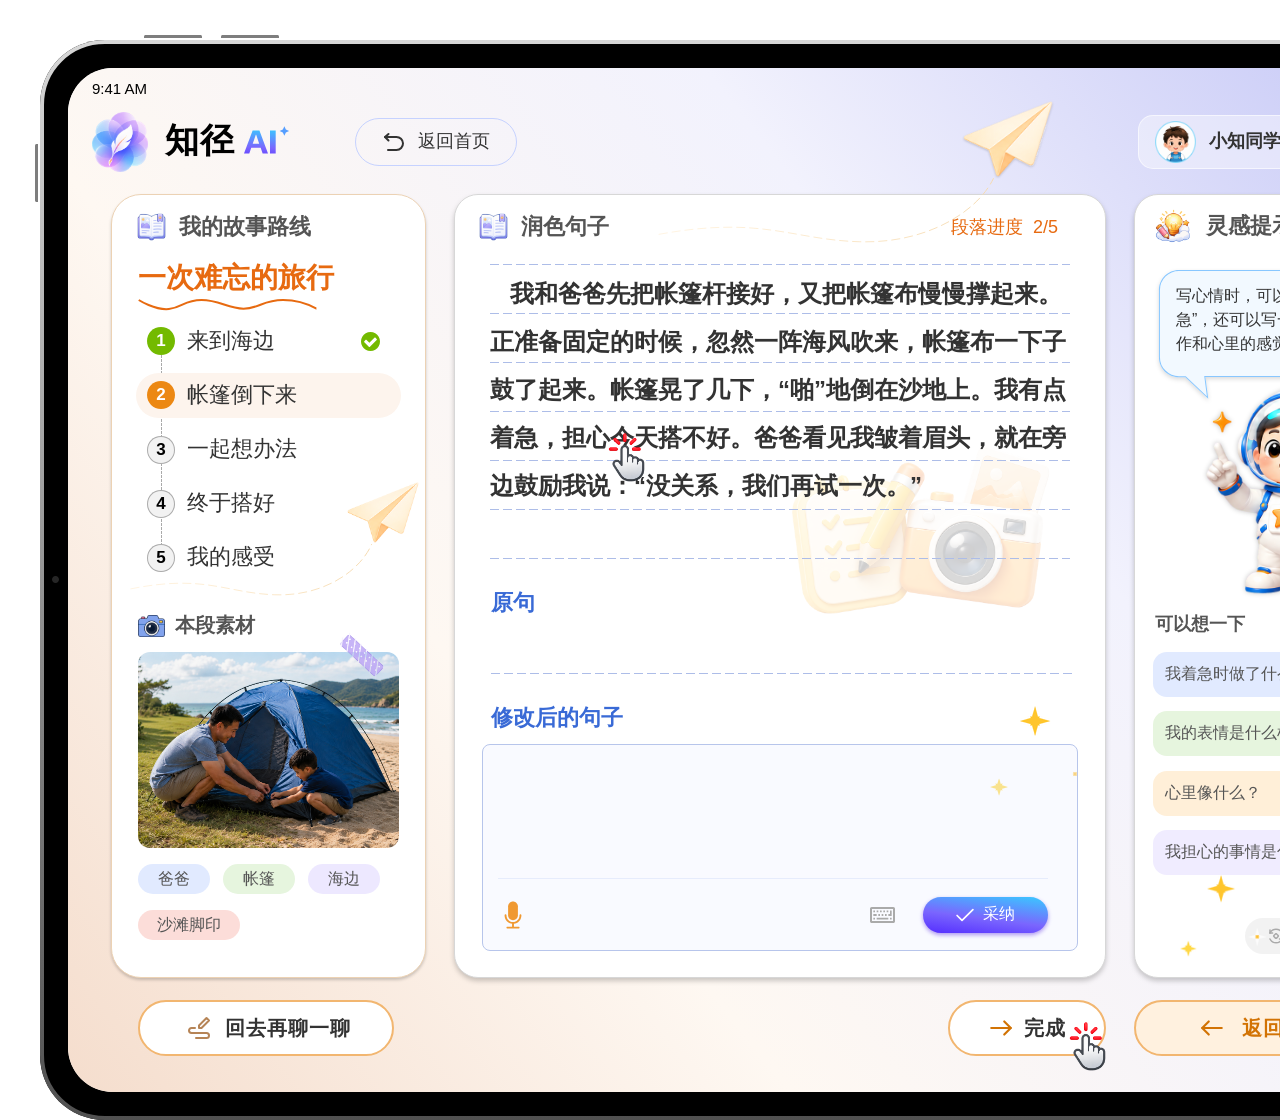
<file: prototype/改细节.html>
﻿<!DOCTYPE html>
<html>
  <head>
    <title>改细节</title>
    <meta http-equiv="X-UA-Compatible" content="IE=edge"/>
    <meta http-equiv="content-type" content="text/html; charset=utf-8"/>
    <link href="resources/css/axure_rp_page.css" type="text/css" rel="stylesheet"/>
    <link href="data/styles.css" type="text/css" rel="stylesheet"/>
    <link href="files/改细节/styles.css" type="text/css" rel="stylesheet"/>
    <link href="https://fonts.googleapis.com" rel="preconnect"/>
    <link href="https://fonts.gstatic.com" rel="preconnect"/>
    <link href="https://fonts.googleapis.com/css2?family=Inter:wght@100..900&display=swap" rel="stylesheet"/>
    <script src="resources/scripts/jquery-3.7.1.min.js"></script>
    <script src="resources/scripts/axure/axQuery.js"></script>
    <script src="resources/scripts/axure/globals.js"></script>
    <script src="resources/scripts/axutils.js"></script>
    <script src="resources/scripts/axure/annotation.js"></script>
    <script src="resources/scripts/axure/axQuery.std.js"></script>
    <script src="resources/scripts/axure/doc.js"></script>
    <script src="resources/scripts/messagecenter.js"></script>
    <script src="resources/scripts/axure/events.js"></script>
    <script src="resources/scripts/axure/recording.js"></script>
    <script src="resources/scripts/axure/action.js"></script>
    <script src="resources/scripts/axure/expr.js"></script>
    <script src="resources/scripts/axure/geometry.js"></script>
    <script src="resources/scripts/axure/flyout.js"></script>
    <script src="resources/scripts/axure/model.js"></script>
    <script src="resources/scripts/axure/repeater.js"></script>
    <script src="resources/scripts/axure/sto.js"></script>
    <script src="resources/scripts/axure/utils.temp.js"></script>
    <script src="resources/scripts/axure/variables.js"></script>
    <script src="resources/scripts/axure/drag.js"></script>
    <script src="resources/scripts/axure/move.js"></script>
    <script src="resources/scripts/axure/visibility.js"></script>
    <script src="resources/scripts/axure/style.js"></script>
    <script src="resources/scripts/axure/adaptive.js"></script>
    <script src="resources/scripts/axure/tree.js"></script>
    <script src="resources/scripts/axure/init.temp.js"></script>
    <script src="resources/scripts/axure/legacy.js"></script>
    <script src="resources/scripts/axure/viewer.js"></script>
    <script src="resources/scripts/axure/math.js"></script>
    <script src="resources/scripts/axure/jquery.nicescroll.min.js"></script>
    <script src="data/document.js"></script>
    <script src="files/改细节/data.js"></script>
    <script type="text/javascript">
      $axure.utils.getTransparentGifPath = function() { return 'resources/images/transparent.gif'; };
      $axure.utils.getOtherPath = function() { return 'resources/Other.html'; };
      $axure.utils.getReloadPath = function() { return 'resources/reload.html'; };
    </script>
  </head>
  <body>
    <div id="base" class="">

      <!-- Unnamed (pad) -->
      <div id="u430" class="nopointer  ax_default">

        <!-- Unnamed (组合) -->
        <div id="u431" class="ax_default" data-left="35" data-top="35" data-width="1427" data-height="1085" layer-opacity="1">

          <!-- Unnamed (矩形) -->
          <div id="u432" class="ax_default _形状 transition notrs">
            <svg data="images/首页/u2.svg" id="u432_img" class="img generatedImage">

  <defs>
    <pattern id="u432_img_bgp" patternUnits="userSpaceOnUse" alignment="0 0" imageRepeat="None" />
    <linearGradient gradientUnits="userSpaceOnUse" x1="711" y1="0" x2="711" y2="1080" id="u432_img_lg318">
      <stop id="Stop319" stop-color="#d7d7d7" offset="0" />
      <stop id="Stop320" stop-color="#515151" offset="1" />
    </linearGradient>
    <mask fill="white" id="u432_img_cl321">
      <path d="M 0 1015  L 0 65  C 0 28.599999999999994  28.599999999999998 0  65 0  L 1357 0  C 1393.4 0  1422 28.599999999999994  1422 65  L 1422 1015  C 1422 1051.4  1393.4 1080  1357 1080  L 65 1080  C 28.599999999999998 1080  0 1051.4  0 1015  Z " fill-rule="evenodd" />
    </mask>
  </defs>
  <g transform="matrix(1 0 0 1 -5 -5 )">
    <path d="M 0 1015  L 0 65  C 0 28.599999999999994  28.599999999999998 0  65 0  L 1357 0  C 1393.4 0  1422 28.599999999999994  1422 65  L 1422 1015  C 1422 1051.4  1393.4 1080  1357 1080  L 65 1080  C 28.599999999999998 1080  0 1051.4  0 1015  Z " fill-rule="nonzero" fill="rgba(0, 0, 0, 1)" stroke="none" transform="matrix(1 0 0 1 5 5 )" class="fill" />
    <path d="M 0 1015  L 0 65  C 0 28.599999999999994  28.599999999999998 0  65 0  L 1357 0  C 1393.4 0  1422 28.599999999999994  1422 65  L 1422 1015  C 1422 1051.4  1393.4 1080  1357 1080  L 65 1080  C 28.599999999999998 1080  0 1051.4  0 1015  Z " stroke-width="8" stroke-dasharray="0" stroke="url(#u432_img_lg318)" fill="none" transform="matrix(1 0 0 1 5 5 )" class="stroke" mask="url(#u432_img_cl321)" />
  </g>
            </svg>
            <div id="u432_text" class="text " style="display:none; visibility: hidden">
              <p></p>
            </div>
          </div>

          <!-- Unnamed (形状) -->
          <div id="u433" class="ax_default _形状 transition notrs">
            <svg data="images/首页/u3.svg" id="u433_img" class="img generatedImage">

  <defs>
    <pattern id="u433_img_bgp" patternUnits="userSpaceOnUse" alignment="0 0" imageRepeat="None" />
    <mask fill="white" id="u433_img_cl322">
      <path d="M 45 1024  C 20.147199999999998 1024  0 1003.8499999999999  0 979  L 0 45  C 0 20.147199999999998  20.147199999999998 0  45 0  L 1321 0  C 1345.85 0  1366 20.147199999999998  1366 45  L 1366 979  C 1366 1003.8499999999999  1345.85 1024  1321 1024  L 45 1024  Z " fill-rule="evenodd" />
    </mask>
  </defs>
  <g transform="matrix(1 0 0 1 -33 -33 )">
    <path d="M 45 1024  C 20.147199999999998 1024  0 1003.8499999999999  0 979  L 0 45  C 0 20.147199999999998  20.147199999999998 0  45 0  L 1321 0  C 1345.85 0  1366 20.147199999999998  1366 45  L 1366 979  C 1366 1003.8499999999999  1345.85 1024  1321 1024  L 45 1024  Z " fill-rule="nonzero" fill="rgba(0, 0, 0, 1)" stroke="none" transform="matrix(1 0 0 1 33 33 )" class="fill" />
    <path d="M 45 1024  C 20.147199999999998 1024  0 1003.8499999999999  0 979  L 0 45  C 0 20.147199999999998  20.147199999999998 0  45 0  L 1321 0  C 1345.85 0  1366 20.147199999999998  1366 45  L 1366 979  C 1366 1003.8499999999999  1345.85 1024  1321 1024  L 45 1024  Z " stroke-width="0" stroke-dasharray="0" stroke="rgba(255, 255, 255, 0)" fill="none" transform="matrix(1 0 0 1 33 33 )" class="stroke" mask="url(#u433_img_cl322)" />
  </g>
            </svg>
            <div id="u433_text" class="text " style="display:none; visibility: hidden">
              <p></p>
            </div>
          </div>

          <!-- Unnamed (矩形) -->
          <div id="u434" class="ax_default _形状 transition notrs">
            <div id="u434_div" class=""></div>
            <div id="u434_text" class="text " style="display:none; visibility: hidden">
              <p></p>
            </div>
          </div>

          <!-- Unnamed (矩形) -->
          <div id="u435" class="ax_default _形状 transition notrs">
            <div id="u435_div" class=""></div>
            <div id="u435_text" class="text " style="display:none; visibility: hidden">
              <p></p>
            </div>
          </div>

          <!-- Unnamed (形状) -->
          <div id="u436" class="ax_default _形状 transition notrs">
            <svg data="images/首页/u6.svg" id="u436_img" class="img generatedImage">

  <defs>
    <pattern id="u436_img_bgp" patternUnits="userSpaceOnUse" alignment="0 0" imageRepeat="None" />
    <mask fill="white" id="u436_img_cl323">
      <path d="M 0 3  L 58 3  L 58 1.5  C 58 0.671999999999997  57.327999999999975 0  56.5 0  L 1.5 0  C 0.671999999999997 0  0 0.671999999999997  0 1.5  L 0 3  Z " fill-rule="evenodd" />
    </mask>
  </defs>
  <g transform="matrix(1 0 0 1 -186 0 )">
    <path d="M 0 3  L 58 3  L 58 1.5  C 58 0.671999999999997  57.327999999999975 0  56.5 0  L 1.5 0  C 0.671999999999997 0  0 0.671999999999997  0 1.5  L 0 3  Z " fill-rule="nonzero" fill="rgba(0, 0, 0, 1)" stroke="none" transform="matrix(1 0 0 1 186 0 )" class="fill" />
    <path d="M 0 3  L 58 3  L 58 1.5  C 58 0.671999999999997  57.327999999999975 0  56.5 0  L 1.5 0  C 0.671999999999997 0  0 0.671999999999997  0 1.5  L 0 3  Z " stroke-width="0" stroke-dasharray="0" stroke="rgba(255, 255, 255, 0)" fill="none" transform="matrix(1 0 0 1 186 0 )" class="stroke" mask="url(#u436_img_cl323)" />
  </g>
            </svg>
            <div id="u436_text" class="text " style="display:none; visibility: hidden">
              <p></p>
            </div>
          </div>

          <!-- Unnamed (形状) -->
          <div id="u437" class="ax_default _形状 transition notrs">
            <svg data="images/首页/u6.svg" id="u437_img" class="img generatedImage">

  <defs>
    <pattern id="u437_img_bgp" patternUnits="userSpaceOnUse" alignment="0 0" imageRepeat="None" />
    <mask fill="white" id="u437_img_cl323">
      <path d="M 0 3  L 58 3  L 58 1.5  C 58 0.671999999999997  57.327999999999975 0  56.5 0  L 1.5 0  C 0.671999999999997 0  0 0.671999999999997  0 1.5  L 0 3  Z " fill-rule="evenodd" />
    </mask>
  </defs>
  <g transform="matrix(1 0 0 1 -186 0 )">
    <path d="M 0 3  L 58 3  L 58 1.5  C 58 0.671999999999997  57.327999999999975 0  56.5 0  L 1.5 0  C 0.671999999999997 0  0 0.671999999999997  0 1.5  L 0 3  Z " fill-rule="nonzero" fill="rgba(0, 0, 0, 1)" stroke="none" transform="matrix(1 0 0 1 186 0 )" class="fill" />
    <path d="M 0 3  L 58 3  L 58 1.5  C 58 0.671999999999997  57.327999999999975 0  56.5 0  L 1.5 0  C 0.671999999999997 0  0 0.671999999999997  0 1.5  L 0 3  Z " stroke-width="0" stroke-dasharray="0" stroke="rgba(255, 255, 255, 0)" fill="none" transform="matrix(1 0 0 1 186 0 )" class="stroke" mask="url(#u437_img_cl323)" />
  </g>
            </svg>
            <div id="u437_text" class="text " style="display:none; visibility: hidden">
              <p></p>
            </div>
          </div>

          <!-- Unnamed (形状) -->
          <div id="u438" class="ax_default _形状 transition notrs">
            <svg data="images/首页/u8.svg" id="u438_img" class="img generatedImage">

  <defs>
    <pattern id="u438_img_bgp" patternUnits="userSpaceOnUse" alignment="0 0" imageRepeat="None" />
    <mask fill="white" id="u438_img_cl324">
      <path d="M 3 58  L 3 0  L 1.5 0  C 0.671999999999997 0  0 0.671999999999997  0 1.5  L 0 56.5  C 0 57.328  0.671999999999997 58  1.5 58  L 3 58  Z " fill-rule="evenodd" />
    </mask>
  </defs>
  <g transform="matrix(1 0 0 1 0 -109 )">
    <path d="M 3 58  L 3 0  L 1.5 0  C 0.671999999999997 0  0 0.671999999999997  0 1.5  L 0 56.5  C 0 57.328  0.671999999999997 58  1.5 58  L 3 58  Z " fill-rule="nonzero" fill="rgba(0, 0, 0, 1)" stroke="none" transform="matrix(1 0 0 1 0 109 )" class="fill" />
    <path d="M 3 58  L 3 0  L 1.5 0  C 0.671999999999997 0  0 0.671999999999997  0 1.5  L 0 56.5  C 0 57.328  0.671999999999997 58  1.5 58  L 3 58  Z " stroke-width="0" stroke-dasharray="0" stroke="rgba(255, 255, 255, 0)" fill="none" transform="matrix(1 0 0 1 0 109 )" class="stroke" mask="url(#u438_img_cl324)" />
  </g>
            </svg>
            <div id="u438_text" class="text " style="display:none; visibility: hidden">
              <p></p>
            </div>
          </div>

          <!-- Unnamed (椭圆) -->
          <div id="u439" class="ax_default _形状 transition notrs">
            <svg data="images/首页/u9.svg" id="u439_img" class="img generatedImage">

  <defs>
    <pattern id="u439_img_bgp" patternUnits="userSpaceOnUse" alignment="0 0" imageRepeat="None" />
    <mask fill="white" id="u439_img_cl325">
      <path d="M 0 6  C 0 2.6399999999999997  2.6399999999999997 0  6 0  C 9.36 0  12 2.6399999999999997  12 6  C 12 9.36  9.36 12  6 12  C 2.6399999999999997 12  0 9.36  0 6  Z " fill-rule="evenodd" />
    </mask>
  </defs>
  <g transform="matrix(1 0 0 1 -15 -539 )">
    <path d="M 0 6  C 0 2.6399999999999997  2.6399999999999997 0  6 0  C 9.36 0  12 2.6399999999999997  12 6  C 12 9.36  9.36 12  6 12  C 2.6399999999999997 12  0 9.36  0 6  Z " fill-rule="nonzero" fill="rgba(0, 0, 0, 1)" stroke="none" transform="matrix(1 0 0 1 15 539 )" class="fill" />
    <path d="M 0 6  C 0 2.6399999999999997  2.6399999999999997 0  6 0  C 9.36 0  12 2.6399999999999997  12 6  C 12 9.36  9.36 12  6 12  C 2.6399999999999997 12  0 9.36  0 6  Z " stroke-width="0" stroke-dasharray="0" stroke="rgba(255, 255, 255, 0)" fill="none" transform="matrix(1 0 0 1 15 539 )" class="stroke" mask="url(#u439_img_cl325)" />
  </g>
            </svg>
            <div id="u439_text" class="text " style="display:none; visibility: hidden">
              <p></p>
            </div>
          </div>

          <!-- Unnamed (椭圆) -->
          <div id="u440" class="ax_default _形状 transition notrs">
            <svg data="images/首页/u9.svg" id="u440_img" class="img generatedImage">

  <defs>
    <pattern id="u440_img_bgp" patternUnits="userSpaceOnUse" alignment="0 0" imageRepeat="None" />
    <mask fill="white" id="u440_img_cl325">
      <path d="M 0 6  C 0 2.6399999999999997  2.6399999999999997 0  6 0  C 9.36 0  12 2.6399999999999997  12 6  C 12 9.36  9.36 12  6 12  C 2.6399999999999997 12  0 9.36  0 6  Z " fill-rule="evenodd" />
    </mask>
  </defs>
  <g transform="matrix(1 0 0 1 -15 -539 )">
    <path d="M 0 6  C 0 2.6399999999999997  2.6399999999999997 0  6 0  C 9.36 0  12 2.6399999999999997  12 6  C 12 9.36  9.36 12  6 12  C 2.6399999999999997 12  0 9.36  0 6  Z " fill-rule="nonzero" fill="rgba(0, 0, 0, 1)" stroke="none" transform="matrix(1 0 0 1 15 539 )" class="fill" />
    <path d="M 0 6  C 0 2.6399999999999997  2.6399999999999997 0  6 0  C 9.36 0  12 2.6399999999999997  12 6  C 12 9.36  9.36 12  6 12  C 2.6399999999999997 12  0 9.36  0 6  Z " stroke-width="0" stroke-dasharray="0" stroke="rgba(255, 255, 255, 0)" fill="none" transform="matrix(1 0 0 1 15 539 )" class="stroke" mask="url(#u440_img_cl325)" />
  </g>
            </svg>
            <div id="u440_text" class="text " style="display:none; visibility: hidden">
              <p></p>
            </div>
          </div>

          <!-- Unnamed (椭圆) -->
          <div id="u441" class="ax_default _形状 transition notrs">
            <svg data="images/首页/u9.svg" id="u441_img" class="img generatedImage">

  <defs>
    <pattern id="u441_img_bgp" patternUnits="userSpaceOnUse" alignment="0 0" imageRepeat="None" />
    <mask fill="white" id="u441_img_cl325">
      <path d="M 0 6  C 0 2.6399999999999997  2.6399999999999997 0  6 0  C 9.36 0  12 2.6399999999999997  12 6  C 12 9.36  9.36 12  6 12  C 2.6399999999999997 12  0 9.36  0 6  Z " fill-rule="evenodd" />
    </mask>
  </defs>
  <g transform="matrix(1 0 0 1 -15 -539 )">
    <path d="M 0 6  C 0 2.6399999999999997  2.6399999999999997 0  6 0  C 9.36 0  12 2.6399999999999997  12 6  C 12 9.36  9.36 12  6 12  C 2.6399999999999997 12  0 9.36  0 6  Z " fill-rule="nonzero" fill="rgba(0, 0, 0, 1)" stroke="none" transform="matrix(1 0 0 1 15 539 )" class="fill" />
    <path d="M 0 6  C 0 2.6399999999999997  2.6399999999999997 0  6 0  C 9.36 0  12 2.6399999999999997  12 6  C 12 9.36  9.36 12  6 12  C 2.6399999999999997 12  0 9.36  0 6  Z " stroke-width="0" stroke-dasharray="0" stroke="rgba(255, 255, 255, 0)" fill="none" transform="matrix(1 0 0 1 15 539 )" class="stroke" mask="url(#u441_img_cl325)" />
  </g>
            </svg>
            <div id="u441_text" class="text " style="display:none; visibility: hidden">
              <p></p>
            </div>
          </div>

          <!-- Unnamed (椭圆) -->
          <div id="u442" class="ax_default _形状 transition notrs">
            <svg data="images/首页/u9.svg" id="u442_img" class="img generatedImage">

  <defs>
    <pattern id="u442_img_bgp" patternUnits="userSpaceOnUse" alignment="0 0" imageRepeat="None" />
    <mask fill="white" id="u442_img_cl325">
      <path d="M 0 6  C 0 2.6399999999999997  2.6399999999999997 0  6 0  C 9.36 0  12 2.6399999999999997  12 6  C 12 9.36  9.36 12  6 12  C 2.6399999999999997 12  0 9.36  0 6  Z " fill-rule="evenodd" />
    </mask>
  </defs>
  <g transform="matrix(1 0 0 1 -15 -539 )">
    <path d="M 0 6  C 0 2.6399999999999997  2.6399999999999997 0  6 0  C 9.36 0  12 2.6399999999999997  12 6  C 12 9.36  9.36 12  6 12  C 2.6399999999999997 12  0 9.36  0 6  Z " fill-rule="nonzero" fill="rgba(0, 0, 0, 1)" stroke="none" transform="matrix(1 0 0 1 15 539 )" class="fill" />
    <path d="M 0 6  C 0 2.6399999999999997  2.6399999999999997 0  6 0  C 9.36 0  12 2.6399999999999997  12 6  C 12 9.36  9.36 12  6 12  C 2.6399999999999997 12  0 9.36  0 6  Z " stroke-width="0" stroke-dasharray="0" stroke="rgba(255, 255, 255, 0)" fill="none" transform="matrix(1 0 0 1 15 539 )" class="stroke" mask="url(#u442_img_cl325)" />
  </g>
            </svg>
            <div id="u442_text" class="text " style="display:none; visibility: hidden">
              <p></p>
            </div>
          </div>

          <!-- Unnamed (椭圆) -->
          <div id="u443" class="ax_default _形状 transition notrs">
            <svg data="images/首页/u13.svg" id="u443_img" class="img generatedImage">

  <defs>
    <pattern id="u443_img_bgp" patternUnits="userSpaceOnUse" alignment="0 0" imageRepeat="None" />
    <mask fill="white" id="u443_img_cl326">
      <path d="M 0 3.5  C 0 1.5399999999999998  1.5399999999999998 0  3.5 0  C 5.46 0  7 1.5399999999999998  7 3.5  C 7 5.46  5.46 7  3.5 7  C 1.5399999999999998 7  0 5.46  0 3.5  Z " fill-rule="evenodd" />
    </mask>
  </defs>
  <g transform="matrix(1 0 0 1 -17 -541 )">
    <path d="M 0 3.5  C 0 1.5399999999999998  1.5399999999999998 0  3.5 0  C 5.46 0  7 1.5399999999999998  7 3.5  C 7 5.46  5.46 7  3.5 7  C 1.5399999999999998 7  0 5.46  0 3.5  Z " fill-rule="nonzero" fill="rgba(255, 255, 255, 1)" stroke="none" transform="matrix(1 0 0 1 17 541 )" class="fill" />
    <path d="M 0 3.5  C 0 1.5399999999999998  1.5399999999999998 0  3.5 0  C 5.46 0  7 1.5399999999999998  7 3.5  C 7 5.46  5.46 7  3.5 7  C 1.5399999999999998 7  0 5.46  0 3.5  Z " stroke-width="0" stroke-dasharray="0" stroke="rgba(255, 255, 255, 0)" fill="none" transform="matrix(1 0 0 1 17 541 )" class="stroke" mask="url(#u443_img_cl326)" />
  </g>
            </svg>
            <div id="u443_text" class="text " style="display:none; visibility: hidden">
              <p></p>
            </div>
          </div>

          <!-- Unnamed (矩形) -->
          <div id="u444" class="ax_default _文本 transition notrs">
            <div id="u444_div" class=""></div>
            <div id="u444_text" class="text ">
              <p><span>9:41 AM</span></p>
            </div>
          </div>

          <!-- Unnamed (矩形) -->
          <div id="u445" class="ax_default _文本 transition notrs">
            <div id="u445_div" class=""></div>
            <div id="u445_text" class="text ">
              <p><span>100%</span></p>
            </div>
          </div>

          <!-- Unnamed (形状) -->
          <div id="u446" class="ax_default _形状 transition notrs">
            <svg data="images/首页/u16.svg" id="u446_img" class="img generatedImage">

  <defs>
    <pattern id="u446_img_bgp" patternUnits="userSpaceOnUse" alignment="0 0" imageRepeat="None" />
    <mask fill="white" id="u446_img_cl327">
      <path d="M 1.6900000000000546 5  C 3.2999999999999545 3.468999999999994  5.440000000000055 2.614999999999995  7.670000000000073 2.614999999999995  C 9.8900000000001 2.614999999999995  12.029999999999973 3.468999999999994  13.6400000000001 5  C 13.769999999999982 5.119  13.960000000000036 5.117000000000004  14.079999999999927 4.997  L 15.240000000000009 3.826999999999998  C 15.299999999999955 3.7660000000000053  15.329999999999927 3.683000000000007  15.329999999999927 3.596999999999994  C 15.329999999999927 3.5120000000000005  15.299999999999955 3.429000000000002  15.240000000000009 3.3689999999999998  C 11 -0.6830000000000069  4.329999999999927 -0.6830000000000069  0.09999999999990905 3.3689999999999998  C 0.03999999999996362 3.429000000000002  0 3.5109999999999957  0 3.596999999999994  C 0 3.683000000000007  0.029999999999972715 3.7660000000000053  0.08999999999991815 3.826999999999998  L 1.25 4.997  C 1.3699999999998909 5.117000000000004  1.5699999999999363 5.119  1.6900000000000546 5  Z M 4.3599999999999 7.695999999999998  C 5.269999999999982 6.876999999999995  6.4500000000000455 6.423000000000002  7.670000000000073 6.421999999999997  C 8.8900000000001 6.421999999999997  10.069999999999936 6.876000000000005  10.970000000000027 7.695999999999998  C 11.099999999999909 7.811999999999998  11.289999999999964 7.810000000000002  11.410000000000082 7.689999999999998  L 12.569999999999936 6.519999999999996  C 12.63000000000011 6.457999999999998  12.660000000000082 6.375  12.660000000000082 6.2890000000000015  C 12.660000000000082 6.201999999999998  12.63000000000011 6.119  12.559999999999945 6.0589999999999975  C 9.799999999999955 3.4950000000000045  5.529999999999973 3.4950000000000045  2.769999999999982 6.0589999999999975  C 2.7100000000000364 6.119  2.6700000000000728 6.201999999999998  2.6700000000000728 6.2890000000000015  C 2.6700000000000728 6.375  2.7100000000000364 6.457999999999998  2.769999999999982 6.519999999999996  L 3.9300000000000637 7.689999999999998  C 4.0499999999999545 7.810000000000002  4.240000000000009 7.811999999999998  4.3599999999999 7.695999999999998  Z M 9.8900000000001 8.757000000000005  C 9.950000000000045 8.814999999999998  9.990000000000009 8.897000000000006  9.990000000000009 8.983999999999995  C 9.990000000000009 9.070999999999998  9.960000000000036 9.153999999999996  9.900000000000091 9.215000000000003  L 7.8900000000001 11.236999999999995  C 7.829999999999927 11.296999999999997  7.75 11.329999999999998  7.670000000000073 11.329999999999998  C 7.579999999999927 11.329999999999998  7.5 11.296999999999997  7.440000000000055 11.236999999999995  L 5.440000000000055 9.215000000000003  C 5.380000000000109 9.153999999999996  5.339999999999918 9.070999999999998  5.339999999999918 8.983999999999995  C 5.349999999999909 8.897000000000006  5.380000000000109 8.814999999999998  5.4500000000000455 8.757000000000005  C 6.730000000000018 7.674999999999997  8.599999999999909 7.674999999999997  9.8900000000001 8.757000000000005  Z " fill-rule="evenodd" />
    </mask>
  </defs>
  <g transform="matrix(1 0 0 1 -1277 -48 )">
    <path d="M 1.6900000000000546 5  C 3.2999999999999545 3.468999999999994  5.440000000000055 2.614999999999995  7.670000000000073 2.614999999999995  C 9.8900000000001 2.614999999999995  12.029999999999973 3.468999999999994  13.6400000000001 5  C 13.769999999999982 5.119  13.960000000000036 5.117000000000004  14.079999999999927 4.997  L 15.240000000000009 3.826999999999998  C 15.299999999999955 3.7660000000000053  15.329999999999927 3.683000000000007  15.329999999999927 3.596999999999994  C 15.329999999999927 3.5120000000000005  15.299999999999955 3.429000000000002  15.240000000000009 3.3689999999999998  C 11 -0.6830000000000069  4.329999999999927 -0.6830000000000069  0.09999999999990905 3.3689999999999998  C 0.03999999999996362 3.429000000000002  0 3.5109999999999957  0 3.596999999999994  C 0 3.683000000000007  0.029999999999972715 3.7660000000000053  0.08999999999991815 3.826999999999998  L 1.25 4.997  C 1.3699999999998909 5.117000000000004  1.5699999999999363 5.119  1.6900000000000546 5  Z M 4.3599999999999 7.695999999999998  C 5.269999999999982 6.876999999999995  6.4500000000000455 6.423000000000002  7.670000000000073 6.421999999999997  C 8.8900000000001 6.421999999999997  10.069999999999936 6.876000000000005  10.970000000000027 7.695999999999998  C 11.099999999999909 7.811999999999998  11.289999999999964 7.810000000000002  11.410000000000082 7.689999999999998  L 12.569999999999936 6.519999999999996  C 12.63000000000011 6.457999999999998  12.660000000000082 6.375  12.660000000000082 6.2890000000000015  C 12.660000000000082 6.201999999999998  12.63000000000011 6.119  12.559999999999945 6.0589999999999975  C 9.799999999999955 3.4950000000000045  5.529999999999973 3.4950000000000045  2.769999999999982 6.0589999999999975  C 2.7100000000000364 6.119  2.6700000000000728 6.201999999999998  2.6700000000000728 6.2890000000000015  C 2.6700000000000728 6.375  2.7100000000000364 6.457999999999998  2.769999999999982 6.519999999999996  L 3.9300000000000637 7.689999999999998  C 4.0499999999999545 7.810000000000002  4.240000000000009 7.811999999999998  4.3599999999999 7.695999999999998  Z M 9.8900000000001 8.757000000000005  C 9.950000000000045 8.814999999999998  9.990000000000009 8.897000000000006  9.990000000000009 8.983999999999995  C 9.990000000000009 9.070999999999998  9.960000000000036 9.153999999999996  9.900000000000091 9.215000000000003  L 7.8900000000001 11.236999999999995  C 7.829999999999927 11.296999999999997  7.75 11.329999999999998  7.670000000000073 11.329999999999998  C 7.579999999999927 11.329999999999998  7.5 11.296999999999997  7.440000000000055 11.236999999999995  L 5.440000000000055 9.215000000000003  C 5.380000000000109 9.153999999999996  5.339999999999918 9.070999999999998  5.339999999999918 8.983999999999995  C 5.349999999999909 8.897000000000006  5.380000000000109 8.814999999999998  5.4500000000000455 8.757000000000005  C 6.730000000000018 7.674999999999997  8.599999999999909 7.674999999999997  9.8900000000001 8.757000000000005  Z " fill-rule="nonzero" fill="rgba(0, 0, 0, 1)" stroke="none" transform="matrix(1 0 0 1 1277 48 )" class="fill" />
    <path d="M 1.6900000000000546 5  C 3.2999999999999545 3.468999999999994  5.440000000000055 2.614999999999995  7.670000000000073 2.614999999999995  C 9.8900000000001 2.614999999999995  12.029999999999973 3.468999999999994  13.6400000000001 5  C 13.769999999999982 5.119  13.960000000000036 5.117000000000004  14.079999999999927 4.997  L 15.240000000000009 3.826999999999998  C 15.299999999999955 3.7660000000000053  15.329999999999927 3.683000000000007  15.329999999999927 3.596999999999994  C 15.329999999999927 3.5120000000000005  15.299999999999955 3.429000000000002  15.240000000000009 3.3689999999999998  C 11 -0.6830000000000069  4.329999999999927 -0.6830000000000069  0.09999999999990905 3.3689999999999998  C 0.03999999999996362 3.429000000000002  0 3.5109999999999957  0 3.596999999999994  C 0 3.683000000000007  0.029999999999972715 3.7660000000000053  0.08999999999991815 3.826999999999998  L 1.25 4.997  C 1.3699999999998909 5.117000000000004  1.5699999999999363 5.119  1.6900000000000546 5  Z " stroke-width="0" stroke-dasharray="0" stroke="rgba(255, 255, 255, 0)" fill="none" transform="matrix(1 0 0 1 1277 48 )" class="stroke" mask="url(#u446_img_cl327)" />
    <path d="M 4.3599999999999 7.695999999999998  C 5.269999999999982 6.876999999999995  6.4500000000000455 6.423000000000002  7.670000000000073 6.421999999999997  C 8.8900000000001 6.421999999999997  10.069999999999936 6.876000000000005  10.970000000000027 7.695999999999998  C 11.099999999999909 7.811999999999998  11.289999999999964 7.810000000000002  11.410000000000082 7.689999999999998  L 12.569999999999936 6.519999999999996  C 12.63000000000011 6.457999999999998  12.660000000000082 6.375  12.660000000000082 6.2890000000000015  C 12.660000000000082 6.201999999999998  12.63000000000011 6.119  12.559999999999945 6.0589999999999975  C 9.799999999999955 3.4950000000000045  5.529999999999973 3.4950000000000045  2.769999999999982 6.0589999999999975  C 2.7100000000000364 6.119  2.6700000000000728 6.201999999999998  2.6700000000000728 6.2890000000000015  C 2.6700000000000728 6.375  2.7100000000000364 6.457999999999998  2.769999999999982 6.519999999999996  L 3.9300000000000637 7.689999999999998  C 4.0499999999999545 7.810000000000002  4.240000000000009 7.811999999999998  4.3599999999999 7.695999999999998  Z " stroke-width="0" stroke-dasharray="0" stroke="rgba(255, 255, 255, 0)" fill="none" transform="matrix(1 0 0 1 1277 48 )" class="stroke" mask="url(#u446_img_cl327)" />
    <path d="M 9.8900000000001 8.757000000000005  C 9.950000000000045 8.814999999999998  9.990000000000009 8.897000000000006  9.990000000000009 8.983999999999995  C 9.990000000000009 9.070999999999998  9.960000000000036 9.153999999999996  9.900000000000091 9.215000000000003  L 7.8900000000001 11.236999999999995  C 7.829999999999927 11.296999999999997  7.75 11.329999999999998  7.670000000000073 11.329999999999998  C 7.579999999999927 11.329999999999998  7.5 11.296999999999997  7.440000000000055 11.236999999999995  L 5.440000000000055 9.215000000000003  C 5.380000000000109 9.153999999999996  5.339999999999918 9.070999999999998  5.339999999999918 8.983999999999995  C 5.349999999999909 8.897000000000006  5.380000000000109 8.814999999999998  5.4500000000000455 8.757000000000005  C 6.730000000000018 7.674999999999997  8.599999999999909 7.674999999999997  9.8900000000001 8.757000000000005  Z " stroke-width="0" stroke-dasharray="0" stroke="rgba(255, 255, 255, 0)" fill="none" transform="matrix(1 0 0 1 1277 48 )" class="stroke" mask="url(#u446_img_cl327)" />
  </g>
            </svg>
            <div id="u446_text" class="text " style="display:none; visibility: hidden">
              <p></p>
            </div>
          </div>

          <!-- Unnamed (SVG) -->
          <div id="u447" class="ax_default _图像 transition notrs">
            <img id="u447_img" class="img " src="images/首页/u17.svg"/>
            <div id="u447_text" class="text " style="display:none; visibility: hidden">
              <p></p>
            </div>
          </div>
        </div>
      </div>

      <!-- bg (动态面板) -->
      <div id="u448" class="ax_default" data-label="bg">
        <div id="u448_state0" class="panel_state" data-label="状态 2" style="">
          <div id="u448_state0_content" class="panel_state_content">

            <!-- Unnamed (矩形) -->
            <div id="u449" class="ax_default _形状 transition notrs">
              <svg data="images/首页/u19.svg" id="u449_img" class="img generatedImage">

  <defs>
    <linearGradient gradientUnits="userSpaceOnUse" x1="1292.9523809523805" y1="23.42857142857143" x2="22.476190476191352" y2="1024" id="u449_img_lg328">
      <stop id="Stop329" stop-color="#cbcdf7" offset="0" />
      <stop id="Stop330" stop-color="#f2f2fd" offset="0.31" />
      <stop id="Stop331" stop-color="#fef8f2" offset="0.66" />
      <stop id="Stop332" stop-color="#f5dece" offset="1" />
    </linearGradient>
    <pattern id="u449_img_bgp" patternUnits="userSpaceOnUse" alignment="0 0" imageRepeat="None" />
    <mask fill="white" id="u449_img_cl333">
      <path d="M 0 979  L 0 45  C 0 19.799999999999997  19.799999999999997 0  45 0  L 1321 0  C 1346.2 0  1366 19.799999999999997  1366 45  L 1366 979  C 1366 1004.2  1346.2 1024  1321 1024  L 45 1024  C 19.799999999999997 1024  0 1004.2  0 979  Z " fill-rule="evenodd" />
    </mask>
  </defs>
  <g>
    <path d="M 0 979  L 0 45  C 0 19.799999999999997  19.799999999999997 0  45 0  L 1321 0  C 1346.2 0  1366 19.799999999999997  1366 45  L 1366 979  C 1366 1004.2  1346.2 1024  1321 1024  L 45 1024  C 19.799999999999997 1024  0 1004.2  0 979  Z " fill-rule="nonzero" fill="url(#u449_img_lg328)" stroke="none" class="fill" />
    <path d="M 0 979  L 0 45  C 0 19.799999999999997  19.799999999999997 0  45 0  L 1321 0  C 1346.2 0  1366 19.799999999999997  1366 45  L 1366 979  C 1366 1004.2  1346.2 1024  1321 1024  L 45 1024  C 19.799999999999997 1024  0 1004.2  0 979  Z " stroke-width="0" stroke-dasharray="0" stroke="rgba(255, 255, 255, 0)" fill="none" class="stroke" mask="url(#u449_img_cl333)" />
  </g>
              </svg>
              <div id="u449_text" class="text " style="display:none; visibility: hidden">
                <p></p>
              </div>
            </div>

            <!-- Unnamed (矩形) -->
            <div id="u450" class="ax_default _文本 transition notrs">
              <div id="u450_div" class=""></div>
              <div id="u450_text" class="text ">
                <p><span>9:41 AM</span></p>
              </div>
            </div>

            <!-- Unnamed (矩形) -->
            <div id="u451" class="ax_default _文本 transition notrs">
              <div id="u451_div" class=""></div>
              <div id="u451_text" class="text ">
                <p><span>100%</span></p>
              </div>
            </div>

            <!-- Unnamed (形状) -->
            <div id="u452" class="ax_default _形状 transition notrs">
              <svg data="images/首页/u16.svg" id="u452_img" class="img generatedImage">

  <defs>
    <pattern id="u452_img_bgp" patternUnits="userSpaceOnUse" alignment="0 0" imageRepeat="None" />
    <mask fill="white" id="u452_img_cl327">
      <path d="M 1.6900000000000546 5  C 3.2999999999999545 3.468999999999994  5.440000000000055 2.614999999999995  7.670000000000073 2.614999999999995  C 9.8900000000001 2.614999999999995  12.029999999999973 3.468999999999994  13.6400000000001 5  C 13.769999999999982 5.119  13.960000000000036 5.117000000000004  14.079999999999927 4.997  L 15.240000000000009 3.826999999999998  C 15.299999999999955 3.7660000000000053  15.329999999999927 3.683000000000007  15.329999999999927 3.596999999999994  C 15.329999999999927 3.5120000000000005  15.299999999999955 3.429000000000002  15.240000000000009 3.3689999999999998  C 11 -0.6830000000000069  4.329999999999927 -0.6830000000000069  0.09999999999990905 3.3689999999999998  C 0.03999999999996362 3.429000000000002  0 3.5109999999999957  0 3.596999999999994  C 0 3.683000000000007  0.029999999999972715 3.7660000000000053  0.08999999999991815 3.826999999999998  L 1.25 4.997  C 1.3699999999998909 5.117000000000004  1.5699999999999363 5.119  1.6900000000000546 5  Z M 4.3599999999999 7.695999999999998  C 5.269999999999982 6.876999999999995  6.4500000000000455 6.423000000000002  7.670000000000073 6.421999999999997  C 8.8900000000001 6.421999999999997  10.069999999999936 6.876000000000005  10.970000000000027 7.695999999999998  C 11.099999999999909 7.811999999999998  11.289999999999964 7.810000000000002  11.410000000000082 7.689999999999998  L 12.569999999999936 6.519999999999996  C 12.63000000000011 6.457999999999998  12.660000000000082 6.375  12.660000000000082 6.2890000000000015  C 12.660000000000082 6.201999999999998  12.63000000000011 6.119  12.559999999999945 6.0589999999999975  C 9.799999999999955 3.4950000000000045  5.529999999999973 3.4950000000000045  2.769999999999982 6.0589999999999975  C 2.7100000000000364 6.119  2.6700000000000728 6.201999999999998  2.6700000000000728 6.2890000000000015  C 2.6700000000000728 6.375  2.7100000000000364 6.457999999999998  2.769999999999982 6.519999999999996  L 3.9300000000000637 7.689999999999998  C 4.0499999999999545 7.810000000000002  4.240000000000009 7.811999999999998  4.3599999999999 7.695999999999998  Z M 9.8900000000001 8.757000000000005  C 9.950000000000045 8.814999999999998  9.990000000000009 8.897000000000006  9.990000000000009 8.983999999999995  C 9.990000000000009 9.070999999999998  9.960000000000036 9.153999999999996  9.900000000000091 9.215000000000003  L 7.8900000000001 11.236999999999995  C 7.829999999999927 11.296999999999997  7.75 11.329999999999998  7.670000000000073 11.329999999999998  C 7.579999999999927 11.329999999999998  7.5 11.296999999999997  7.440000000000055 11.236999999999995  L 5.440000000000055 9.215000000000003  C 5.380000000000109 9.153999999999996  5.339999999999918 9.070999999999998  5.339999999999918 8.983999999999995  C 5.349999999999909 8.897000000000006  5.380000000000109 8.814999999999998  5.4500000000000455 8.757000000000005  C 6.730000000000018 7.674999999999997  8.599999999999909 7.674999999999997  9.8900000000001 8.757000000000005  Z " fill-rule="evenodd" />
    </mask>
  </defs>
  <g transform="matrix(1 0 0 1 -1277 -48 )">
    <path d="M 1.6900000000000546 5  C 3.2999999999999545 3.468999999999994  5.440000000000055 2.614999999999995  7.670000000000073 2.614999999999995  C 9.8900000000001 2.614999999999995  12.029999999999973 3.468999999999994  13.6400000000001 5  C 13.769999999999982 5.119  13.960000000000036 5.117000000000004  14.079999999999927 4.997  L 15.240000000000009 3.826999999999998  C 15.299999999999955 3.7660000000000053  15.329999999999927 3.683000000000007  15.329999999999927 3.596999999999994  C 15.329999999999927 3.5120000000000005  15.299999999999955 3.429000000000002  15.240000000000009 3.3689999999999998  C 11 -0.6830000000000069  4.329999999999927 -0.6830000000000069  0.09999999999990905 3.3689999999999998  C 0.03999999999996362 3.429000000000002  0 3.5109999999999957  0 3.596999999999994  C 0 3.683000000000007  0.029999999999972715 3.7660000000000053  0.08999999999991815 3.826999999999998  L 1.25 4.997  C 1.3699999999998909 5.117000000000004  1.5699999999999363 5.119  1.6900000000000546 5  Z M 4.3599999999999 7.695999999999998  C 5.269999999999982 6.876999999999995  6.4500000000000455 6.423000000000002  7.670000000000073 6.421999999999997  C 8.8900000000001 6.421999999999997  10.069999999999936 6.876000000000005  10.970000000000027 7.695999999999998  C 11.099999999999909 7.811999999999998  11.289999999999964 7.810000000000002  11.410000000000082 7.689999999999998  L 12.569999999999936 6.519999999999996  C 12.63000000000011 6.457999999999998  12.660000000000082 6.375  12.660000000000082 6.2890000000000015  C 12.660000000000082 6.201999999999998  12.63000000000011 6.119  12.559999999999945 6.0589999999999975  C 9.799999999999955 3.4950000000000045  5.529999999999973 3.4950000000000045  2.769999999999982 6.0589999999999975  C 2.7100000000000364 6.119  2.6700000000000728 6.201999999999998  2.6700000000000728 6.2890000000000015  C 2.6700000000000728 6.375  2.7100000000000364 6.457999999999998  2.769999999999982 6.519999999999996  L 3.9300000000000637 7.689999999999998  C 4.0499999999999545 7.810000000000002  4.240000000000009 7.811999999999998  4.3599999999999 7.695999999999998  Z M 9.8900000000001 8.757000000000005  C 9.950000000000045 8.814999999999998  9.990000000000009 8.897000000000006  9.990000000000009 8.983999999999995  C 9.990000000000009 9.070999999999998  9.960000000000036 9.153999999999996  9.900000000000091 9.215000000000003  L 7.8900000000001 11.236999999999995  C 7.829999999999927 11.296999999999997  7.75 11.329999999999998  7.670000000000073 11.329999999999998  C 7.579999999999927 11.329999999999998  7.5 11.296999999999997  7.440000000000055 11.236999999999995  L 5.440000000000055 9.215000000000003  C 5.380000000000109 9.153999999999996  5.339999999999918 9.070999999999998  5.339999999999918 8.983999999999995  C 5.349999999999909 8.897000000000006  5.380000000000109 8.814999999999998  5.4500000000000455 8.757000000000005  C 6.730000000000018 7.674999999999997  8.599999999999909 7.674999999999997  9.8900000000001 8.757000000000005  Z " fill-rule="nonzero" fill="rgba(0, 0, 0, 1)" stroke="none" transform="matrix(1 0 0 1 1277 48 )" class="fill" />
    <path d="M 1.6900000000000546 5  C 3.2999999999999545 3.468999999999994  5.440000000000055 2.614999999999995  7.670000000000073 2.614999999999995  C 9.8900000000001 2.614999999999995  12.029999999999973 3.468999999999994  13.6400000000001 5  C 13.769999999999982 5.119  13.960000000000036 5.117000000000004  14.079999999999927 4.997  L 15.240000000000009 3.826999999999998  C 15.299999999999955 3.7660000000000053  15.329999999999927 3.683000000000007  15.329999999999927 3.596999999999994  C 15.329999999999927 3.5120000000000005  15.299999999999955 3.429000000000002  15.240000000000009 3.3689999999999998  C 11 -0.6830000000000069  4.329999999999927 -0.6830000000000069  0.09999999999990905 3.3689999999999998  C 0.03999999999996362 3.429000000000002  0 3.5109999999999957  0 3.596999999999994  C 0 3.683000000000007  0.029999999999972715 3.7660000000000053  0.08999999999991815 3.826999999999998  L 1.25 4.997  C 1.3699999999998909 5.117000000000004  1.5699999999999363 5.119  1.6900000000000546 5  Z " stroke-width="0" stroke-dasharray="0" stroke="rgba(255, 255, 255, 0)" fill="none" transform="matrix(1 0 0 1 1277 48 )" class="stroke" mask="url(#u452_img_cl327)" />
    <path d="M 4.3599999999999 7.695999999999998  C 5.269999999999982 6.876999999999995  6.4500000000000455 6.423000000000002  7.670000000000073 6.421999999999997  C 8.8900000000001 6.421999999999997  10.069999999999936 6.876000000000005  10.970000000000027 7.695999999999998  C 11.099999999999909 7.811999999999998  11.289999999999964 7.810000000000002  11.410000000000082 7.689999999999998  L 12.569999999999936 6.519999999999996  C 12.63000000000011 6.457999999999998  12.660000000000082 6.375  12.660000000000082 6.2890000000000015  C 12.660000000000082 6.201999999999998  12.63000000000011 6.119  12.559999999999945 6.0589999999999975  C 9.799999999999955 3.4950000000000045  5.529999999999973 3.4950000000000045  2.769999999999982 6.0589999999999975  C 2.7100000000000364 6.119  2.6700000000000728 6.201999999999998  2.6700000000000728 6.2890000000000015  C 2.6700000000000728 6.375  2.7100000000000364 6.457999999999998  2.769999999999982 6.519999999999996  L 3.9300000000000637 7.689999999999998  C 4.0499999999999545 7.810000000000002  4.240000000000009 7.811999999999998  4.3599999999999 7.695999999999998  Z " stroke-width="0" stroke-dasharray="0" stroke="rgba(255, 255, 255, 0)" fill="none" transform="matrix(1 0 0 1 1277 48 )" class="stroke" mask="url(#u452_img_cl327)" />
    <path d="M 9.8900000000001 8.757000000000005  C 9.950000000000045 8.814999999999998  9.990000000000009 8.897000000000006  9.990000000000009 8.983999999999995  C 9.990000000000009 9.070999999999998  9.960000000000036 9.153999999999996  9.900000000000091 9.215000000000003  L 7.8900000000001 11.236999999999995  C 7.829999999999927 11.296999999999997  7.75 11.329999999999998  7.670000000000073 11.329999999999998  C 7.579999999999927 11.329999999999998  7.5 11.296999999999997  7.440000000000055 11.236999999999995  L 5.440000000000055 9.215000000000003  C 5.380000000000109 9.153999999999996  5.339999999999918 9.070999999999998  5.339999999999918 8.983999999999995  C 5.349999999999909 8.897000000000006  5.380000000000109 8.814999999999998  5.4500000000000455 8.757000000000005  C 6.730000000000018 7.674999999999997  8.599999999999909 7.674999999999997  9.8900000000001 8.757000000000005  Z " stroke-width="0" stroke-dasharray="0" stroke="rgba(255, 255, 255, 0)" fill="none" transform="matrix(1 0 0 1 1277 48 )" class="stroke" mask="url(#u452_img_cl327)" />
  </g>
              </svg>
              <div id="u452_text" class="text " style="display:none; visibility: hidden">
                <p></p>
              </div>
            </div>

            <!-- Unnamed (SVG) -->
            <div id="u453" class="ax_default _图像 transition notrs">
              <img id="u453_img" class="img " src="images/首页/u17.svg"/>
              <div id="u453_text" class="text " style="display:none; visibility: hidden">
                <p></p>
              </div>
            </div>

            <!-- Unnamed (图像) -->
            <div id="u454" class="ax_default _图像 transition notrs">
              <img id="u454_img" class="img " src="images/首页/u37.png"/>
              <div id="u454_text" class="text " style="display:none; visibility: hidden">
                <p></p>
              </div>
            </div>

            <!-- Unnamed (矩形) -->
            <div id="u455" class="ax_default _标题_3 transition notrs">
              <div id="u455_div" class=""></div>
              <div id="u455_text" class="text ">
                <p><span>知径</span></p>
              </div>
            </div>

            <!-- Unnamed (矩形) -->
            <div id="u456" class="ax_default box_2 transition notrs">
              <div id="u456_div" class=""></div>
              <div id="u456_text" class="text " style="display:none; visibility: hidden">
                <p></p>
              </div>
            </div>

            <!-- Unnamed (SVG) -->
            <div id="u457" class="ax_default _图像 transition notrs">
              <img id="u457_img" class="img " src="images/首页/u115.svg"/>
              <div id="u457_text" class="text " style="display:none; visibility: hidden">
                <p></p>
              </div>
            </div>

            <!-- Unnamed (SVG) -->
            <div id="u458" class="ax_default _图像 transition notrs">
              <img id="u458_img" class="img " src="images/首页/u116.svg"/>
              <div id="u458_text" class="text " style="display:none; visibility: hidden">
                <p></p>
              </div>
            </div>

            <!-- Unnamed (组合) -->
            <div id="u459" class="ax_default" data-left="1087" data-top="53" data-width="125" data-height="42" layer-opacity="1">

              <!-- Unnamed (图像) -->
              <div id="u460" class="ax_default _图像 transition notrs">
                <img id="u460_img" class="img " src="images/首页/u118.png"/>
                <div id="u460_text" class="text " style="display:none; visibility: hidden">
                  <p></p>
                </div>
              </div>

              <!-- Unnamed (矩形) -->
              <div id="u461" class="ax_default _标题_3 transition notrs">
                <div id="u461_div" class=""></div>
                <div id="u461_text" class="text ">
                  <p><span>小知同学</span></p>
                </div>
              </div>
            </div>

            <!-- Unnamed (形状) -->
            <div id="u462" class="ax_default _形状 transition notrs">
              <svg data="images/首页/u120.svg" id="u462_img" class="img generatedImage">

  <defs>
    <linearGradient gradientUnits="userSpaceOnUse" x1="24.43717679944129" y1="71.16692442519724" x2="28.059818308875236" y2="-2.407670893906584" id="u462_img_lg346">
      <stop id="Stop347" stop-color="#5d7cff" offset="0" />
      <stop id="Stop348" stop-color="#4516ff" offset="0.44" />
      <stop id="Stop349" stop-color="#7a66fe" offset="0.72" />
      <stop id="Stop350" stop-color="#35cfff" offset="1" />
      <stop id="Stop351" stop-color="#34ceff" offset="1" />
    </linearGradient>
    <pattern id="u462_img_bgp" patternUnits="userSpaceOnUse" alignment="0 0" imageRepeat="None" />
    <mask fill="white" id="u462_img_cl352">
      <path d="M 15.433326407042955 0.4333381952002213  L 23.999989229094922 23.566661146577815  L 18.633324970922274 23.566661146577815  L 16.66665918687147 17.833330386294023  L 7.266663405475981 17.833330386294023  L 5.266664303051357 23.566661146577815  L 0 23.566661146577815  L 8.633329458799437 0.4333381952002213  L 15.433326407042955 0.4333381952002213  Z M 31.69998577342949 0.4333381952002213  L 31.69998577342949 23.566661146577815  L 26 23.566661146577815  L 26 0.4333381952002213  L 31.69998577342949 0.4333381952002213  Z M 12.199994524789929 4.8666695389080274  L 11.799994704304993 4.8666695389080274  L 8.733329413920671 13.63333227120242  L 15.19999317842678 13.63333227120242  L 12.199994524789929 4.8666695389080274  Z " fill-rule="evenodd" />
    </mask>
  </defs>
  <g transform="matrix(1 0 0 1 -176 -62 )">
    <path d="M 15.433326407042955 0.4333381952002213  L 23.999989229094922 23.566661146577815  L 18.633324970922274 23.566661146577815  L 16.66665918687147 17.833330386294023  L 7.266663405475981 17.833330386294023  L 5.266664303051357 23.566661146577815  L 0 23.566661146577815  L 8.633329458799437 0.4333381952002213  L 15.433326407042955 0.4333381952002213  Z M 31.69998577342949 0.4333381952002213  L 31.69998577342949 23.566661146577815  L 26 23.566661146577815  L 26 0.4333381952002213  L 31.69998577342949 0.4333381952002213  Z M 12.199994524789929 4.8666695389080274  L 11.799994704304993 4.8666695389080274  L 8.733329413920671 13.63333227120242  L 15.19999317842678 13.63333227120242  L 12.199994524789929 4.8666695389080274  Z " fill-rule="nonzero" fill="url(#u462_img_lg346)" stroke="none" transform="matrix(1 0 0 1 176 62 )" class="fill" />
    <path d="M 15.433326407042955 0.4333381952002213  L 23.999989229094922 23.566661146577815  L 18.633324970922274 23.566661146577815  L 16.66665918687147 17.833330386294023  L 7.266663405475981 17.833330386294023  L 5.266664303051357 23.566661146577815  L 0 23.566661146577815  L 8.633329458799437 0.4333381952002213  L 15.433326407042955 0.4333381952002213  Z " stroke-width="0" stroke-dasharray="0" stroke="rgba(255, 255, 255, 0)" fill="none" transform="matrix(1 0 0 1 176 62 )" class="stroke" mask="url(#u462_img_cl352)" />
    <path d="M 31.69998577342949 0.4333381952002213  L 31.69998577342949 23.566661146577815  L 26 23.566661146577815  L 26 0.4333381952002213  L 31.69998577342949 0.4333381952002213  Z " stroke-width="0" stroke-dasharray="0" stroke="rgba(255, 255, 255, 0)" fill="none" transform="matrix(1 0 0 1 176 62 )" class="stroke" mask="url(#u462_img_cl352)" />
    <path d="M 12.199994524789929 4.8666695389080274  L 11.799994704304993 4.8666695389080274  L 8.733329413920671 13.63333227120242  L 15.19999317842678 13.63333227120242  L 12.199994524789929 4.8666695389080274  Z " stroke-width="0" stroke-dasharray="0" stroke="rgba(255, 255, 255, 0)" fill="none" transform="matrix(1 0 0 1 176 62 )" class="stroke" mask="url(#u462_img_cl352)" />
  </g>
              </svg>
              <div id="u462_text" class="text " style="display:none; visibility: hidden">
                <p></p>
              </div>
            </div>

            <!-- Unnamed (形状) -->
            <div id="u463" class="ax_default _形状 transition notrs">
              <svg data="images/首页/u121.svg" id="u463_img" class="img generatedImage">

  <defs>
    <pattern id="u463_img_bgp" patternUnits="userSpaceOnUse" alignment="0 0" imageRepeat="None" />
    <mask fill="white" id="u463_img_cl353">
      <path d="M 10.105757530325672 5.004447607187333  L 6.858856013840399 3.5011563778687105  L 5.352006691272656 0.28108877423945766  L 3.836188027499162 3.5011563778687105  L 0.5892865110139169 5.004447607187333  L 3.836188027499162 6.4988436221312895  L 5.352006691272656 9.718911225760536  L 6.858856013840399 6.4988436221312895  L 10.105757530325672 5.004447607187333  Z " fill-rule="evenodd" />
    </mask>
  </defs>
  <g transform="matrix(1 0 0 1 -211 -58 )">
    <path d="M 10.105757530325672 5.004447607187333  L 6.858856013840399 3.5011563778687105  L 5.352006691272656 0.28108877423945766  L 3.836188027499162 3.5011563778687105  L 0.5892865110139169 5.004447607187333  L 3.836188027499162 6.4988436221312895  L 5.352006691272656 9.718911225760536  L 6.858856013840399 6.4988436221312895  L 10.105757530325672 5.004447607187333  Z " fill-rule="nonzero" fill="rgba(85, 158, 255, 1)" stroke="none" transform="matrix(1 0 0 1 211 58 )" class="fill" />
    <path d="M 10.105757530325672 5.004447607187333  L 6.858856013840399 3.5011563778687105  L 5.352006691272656 0.28108877423945766  L 3.836188027499162 3.5011563778687105  L 0.5892865110139169 5.004447607187333  L 3.836188027499162 6.4988436221312895  L 5.352006691272656 9.718911225760536  L 6.858856013840399 6.4988436221312895  L 10.105757530325672 5.004447607187333  Z " stroke-width="0" stroke-dasharray="0" stroke="rgba(255, 255, 255, 0)" fill="none" transform="matrix(1 0 0 1 211 58 )" class="stroke" mask="url(#u463_img_cl353)" />
  </g>
              </svg>
              <div id="u463_text" class="text " style="display:none; visibility: hidden">
                <p></p>
              </div>
            </div>

            <!-- Unnamed (矩形) -->
            <div id="u464" class="ax_default _标题_3 transition notrs">
              <div id="u464_div" class=""></div>
              <div id="u464_text" class="text ">
                <p><span>松开即结束</span></p>
              </div>
            </div>

            <!-- Unnamed (组合) -->
            <div id="u465" class="ax_default" data-left="287" data-top="50" data-width="162" data-height="48" layer-opacity="1">

              <!-- Unnamed (矩形) -->
              <div id="u466" class="ax_default box_2 transition notrs">
                <div id="u466_div" class=""></div>
                <div id="u466_text" class="text " style="display:none; visibility: hidden">
                  <p></p>
                </div>
              </div>

              <!-- Unnamed (矩形) -->
              <div id="u467" class="ax_default _标题_3 transition notrs">
                <div id="u467_div" class=""></div>
                <div id="u467_text" class="text ">
                  <p><span>返回首页</span></p>
                </div>
              </div>

              <!-- Unnamed (SVG) -->
              <div id="u468" class="ax_default _图像 transition notrs">
                <img id="u468_img" class="img " src="images/找素材/u153.svg"/>
                <div id="u468_text" class="text " style="display:none; visibility: hidden">
                  <p></p>
                </div>
              </div>
            </div>

            <!-- Unnamed (矩形) -->
            <div id="u469" class="ax_default box_2 transition notrs">
              <div id="u469_div" class=""></div>
              <div id="u469_text" class="text " style="display:none; visibility: hidden">
                <p></p>
              </div>
            </div>

            <!-- Unnamed (矩形) -->
            <div id="u470" class="ax_default _标题_3 transition notrs">
              <div id="u470_div" class=""></div>
              <div id="u470_text" class="text ">
                <p><span>段落任务</span></p>
              </div>
            </div>

            <!-- Unnamed (图像) -->
            <div id="u471" class="ax_default _图像 transition notrs">
              <img id="u471_img" class="img " src="images/写段落/u350.png"/>
              <div id="u471_text" class="text " style="display:none; visibility: hidden">
                <p></p>
              </div>
            </div>

            <!-- Unnamed (矩形) -->
            <div id="u472" class="ax_default _形状 transition notrs">
              <div id="u472_div" class=""></div>
              <div id="u472_text" class="text ">
                <p><span>回去再聊一聊</span></p>
              </div>
            </div>

            <!-- Unnamed (SVG) -->
            <div id="u473" class="ax_default _图像 transition notrs">
              <img id="u473_img" class="img " src="images/找素材/u191.svg"/>
              <div id="u473_text" class="text " style="display:none; visibility: hidden">
                <p></p>
              </div>
            </div>

            <!-- Unnamed (矩形) -->
            <div id="u474" class="ax_default box_2 transition notrs">
              <div id="u474_div" class=""></div>
              <div id="u474_text" class="text " style="display:none; visibility: hidden">
                <p></p>
              </div>
            </div>

            <!-- Unnamed (图像) -->
            <div id="u475" class="ax_default _图像 transition notrs">
              <img id="u475_img" class="img " src="images/改细节/u475.png"/>
              <div id="u475_text" class="text " style="display:none; visibility: hidden">
                <p></p>
              </div>
            </div>

            <!-- Unnamed (矩形) -->
            <div id="u476" class="ax_default _标题_3 transition notrs">
              <div id="u476_div" class=""></div>
              <div id="u476_text" class="text ">
                <p><span>灵感提示</span></p>
              </div>
            </div>

            <!-- Unnamed (矩形) -->
            <div id="u477" class="ax_default box_2 transition notrs">
              <div id="u477_div" class=""></div>
              <div id="u477_text" class="text " style="display:none; visibility: hidden">
                <p></p>
              </div>
            </div>

            <!-- Unnamed (矩形) -->
            <div id="u478" class="ax_default _标题_3 transition notrs">
              <div id="u478_div" class=""></div>
              <div id="u478_text" class="text ">
                <p><span>换个提示</span></p>
              </div>
            </div>

            <!-- Unnamed (SVG) -->
            <div id="u479" class="ax_default _图像 transition notrs">
              <img id="u479_img" class="img " src="images/写段落/u386.svg"/>
              <div id="u479_text" class="text " style="display:none; visibility: hidden">
                <p></p>
              </div>
            </div>

            <!-- Unnamed (Speech bubble) -->
            <div id="u480" class="ax_default box_2 transition notrs">
              <svg data="images/改细节/u480.svg" id="u480_img" class="img generatedImage">

  <defs>
    <pattern id="u480_img_bgp" patternUnits="userSpaceOnUse" alignment="0 0" imageRepeat="None" />
    <mask fill="white" id="u480_img_cl392">
      <path d="M 20.943043878275322 107.1845194424064  C 9.897348881659454 107.1845194424064  0.9430438782753205 98.23021443902226  0.9430438782753205 87.18451944240641  L 0.9430438782753205 20  C 0.9430438782753205 8.954305003384132  9.897348881659454 0  20.943043878275322 0  L 191.9999999999998 0  C 203.04569499661568 0  211.9999999999998 8.954305003384132  211.9999999999998 20  L 211.9999999999998 87.1845194424064  C 211.9999999999998 98.23021443902226  203.04569499661568 107.1845194424064  191.99999999999983 107  L 47.353778056499756 107  L 50.2437275985676 128.87211164493246  L 27.353778056499714 107.18451944240638  L 20.943043878275322 107.1845194424064  Z " fill-rule="evenodd" />
    </mask>
  </defs>
  <g transform="matrix(1 0 0 1 -1086 -200 )">
    <path d="M 20.943043878275322 107.1845194424064  C 9.897348881659454 107.1845194424064  0.9430438782753205 98.23021443902226  0.9430438782753205 87.18451944240641  L 0.9430438782753205 20  C 0.9430438782753205 8.954305003384132  9.897348881659454 0  20.943043878275322 0  L 191.9999999999998 0  C 203.04569499661568 0  211.9999999999998 8.954305003384132  211.9999999999998 20  L 211.9999999999998 87.1845194424064  C 211.9999999999998 98.23021443902226  203.04569499661568 107.1845194424064  191.99999999999983 107  L 47.353778056499756 107  L 50.2437275985676 128.87211164493246  L 27.353778056499714 107.18451944240638  L 20.943043878275322 107.1845194424064  Z " fill-rule="nonzero" fill="rgba(242, 249, 255, 0.9921568627450981)" stroke="none" transform="matrix(1 0 0 1 1090 202 )" class="fill" />
    <path d="M 20.943043878275322 107.1845194424064  C 9.897348881659454 107.1845194424064  0.9430438782753205 98.23021443902226  0.9430438782753205 87.18451944240641  L 0.9430438782753205 20  C 0.9430438782753205 8.954305003384132  9.897348881659454 0  20.943043878275322 0  L 191.9999999999998 0  C 203.04569499661568 0  211.9999999999998 8.954305003384132  211.9999999999998 20  L 211.9999999999998 87.1845194424064  C 211.9999999999998 98.23021443902226  203.04569499661568 107.1845194424064  191.99999999999983 107  L 47.353778056499756 107  L 50.2437275985676 128.87211164493246  L 27.353778056499714 107.18451944240638  L 20.943043878275322 107.1845194424064  Z " stroke-width="2" stroke-dasharray="0" stroke="rgba(136, 199, 255, 1)" fill="none" transform="matrix(1 0 0 1 1090 202 )" class="stroke" mask="url(#u480_img_cl392)" />
  </g>
  <style>#u480_img { filter: drop-shadow(0px 2px 2px rgba(0, 0, 0, 0.1411764705882353)); }</style>
              </svg>
              <div id="u480_text" class="text " style="display:none; visibility: hidden">
                <p></p>
              </div>
            </div>

            <!-- Unnamed (矩形) -->
            <div id="u481" class="ax_default _标题_3 transition notrs">
              <div id="u481_div" class=""></div>
              <div id="u481_text" class="text ">
                <p><span>写心情时，可以不只说“着急”，还可以写一写身体动作和心里的感觉。</span></p>
              </div>
            </div>

            <!-- Unnamed (矩形) -->
            <div id="u482" class="ax_default _标题_3 transition notrs">
              <div id="u482_div" class=""></div>
              <div id="u482_text" class="text ">
                <p><span>可以想一下</span></p>
              </div>
            </div>

            <!-- Unnamed (矩形) -->
            <div id="u483" class="ax_default _形状 transition notrs">
              <div id="u483_div" class=""></div>
              <div id="u483_text" class="text ">
                <p><span>返回段落</span></p>
              </div>
            </div>

            <!-- Unnamed (矩形) -->
            <div id="u484" class="ax_default _标题_3 transition notrs">
              <div id="u484_div" class=""></div>
              <div id="u484_text" class="text ">
                <p><span>润色句子</span></p>
              </div>
            </div>

            <!-- Unnamed (图像) -->
            <div id="u485" class="ax_default _图像 transition notrs">
              <img id="u485_img" class="img " src="images/写段落/u372.png"/>
              <div id="u485_text" class="text " style="display:none; visibility: hidden">
                <p></p>
              </div>
            </div>

            <!-- Unnamed (矩形) -->
            <div id="u486" class="ax_default _标题_3 transition notrs">
              <div id="u486_div" class=""></div>
              <div id="u486_text" class="text ">
                <p><span>原句</span></p>
              </div>
            </div>

            <!-- Unnamed (矩形) -->
            <div id="u487" class="ax_default _标题_3 transition notrs">
              <div id="u487_div" class=""></div>
              <div id="u487_text" class="text ">
                <p><span>修改后的句子</span></p>
              </div>
            </div>

            <!-- Unnamed (矩形) -->
            <div id="u488" class="ax_default box_2 transition notrs">
              <div id="u488_div" class=""></div>
              <div id="u488_text" class="text " style="display:none; visibility: hidden">
                <p></p>
              </div>
            </div>

            <!-- Unnamed (矩形) -->
            <div id="u489" class="ax_default _标题_3 transition notrs">
              <div id="u489_div" class=""></div>
              <div id="u489_text" class="text ">
                <p><span>一次难忘的旅行</span></p>
              </div>
            </div>

            <!-- Unnamed (矩形) -->
            <div id="u490" class="ax_default _标题_3 transition notrs">
              <div id="u490_div" class=""></div>
              <div id="u490_text" class="text ">
                <p><span>我的故事路线</span></p>
              </div>
            </div>

            <!-- Unnamed (椭圆) -->
            <div id="u491" class="ax_default ellipse transition notrs">
              <svg data="images/写段落/u352.svg" id="u491_img" class="img generatedImage">

  <defs>
    <pattern id="u491_img_bgp" patternUnits="userSpaceOnUse" alignment="0 0" imageRepeat="None" />
    <mask fill="white" id="u491_img_cl379">
      <path d="M 0 14  C 0 6.159999999999999  6.159999999999999 0  14 0  C 21.84 0  28 6.159999999999999  28 14  C 28 21.84  21.84 28  14 28  C 6.159999999999999 28  0 21.84  0 14  Z " fill-rule="evenodd" />
    </mask>
  </defs>
  <g transform="matrix(1 0 0 1 -79 -259 )">
    <path d="M 0 14  C 0 6.159999999999999  6.159999999999999 0  14 0  C 21.84 0  28 6.159999999999999  28 14  C 28 21.84  21.84 28  14 28  C 6.159999999999999 28  0 21.84  0 14  Z " fill-rule="nonzero" fill="rgba(115, 186, 0, 1)" stroke="none" transform="matrix(1 0 0 1 79 259 )" class="fill" />
    <path d="M 0 14  C 0 6.159999999999999  6.159999999999999 0  14 0  C 21.84 0  28 6.159999999999999  28 14  C 28 21.84  21.84 28  14 28  C 6.159999999999999 28  0 21.84  0 14  Z " stroke-width="2" stroke-dasharray="0" stroke="rgba(121, 121, 121, 0)" fill="none" transform="matrix(1 0 0 1 79 259 )" class="stroke" mask="url(#u491_img_cl379)" />
  </g>
              </svg>
              <div id="u491_text" class="text ">
                <p><span>1</span></p>
              </div>
            </div>

            <!-- Unnamed (Vertical line) -->
            <div id="u492" class="ax_default line transition notrs">
              <svg data="images/写段落/u353.svg" id="u492_img" class="img generatedImage">

  <g transform="matrix(1 0 0 1 -93 -287 )">
    <path d="M 0.5 0  L 0.5 200  " stroke-width="1" stroke-dasharray="3,1" stroke="rgba(170, 170, 170, 1)" fill="none" transform="matrix(1 0 0 1 93 287 )" class="stroke" />
  </g>
              </svg>
              <div id="u492_text" class="text " style="display:none; visibility: hidden">
                <p></p>
              </div>
            </div>

            <!-- Unnamed (椭圆) -->
            <div id="u493" class="ax_default ellipse transition notrs">
              <svg data="images/写段落/u354.svg" id="u493_img" class="img generatedImage">

  <defs>
    <pattern id="u493_img_bgp" patternUnits="userSpaceOnUse" alignment="0 0" imageRepeat="None" />
    <mask fill="white" id="u493_img_cl380">
      <path d="M 0 14  C 0 6.159999999999999  6.159999999999999 0  14 0  C 21.84 0  28 6.159999999999999  28 14  C 28 21.84  21.84 28  14 28  C 6.159999999999999 28  0 21.84  0 14  Z " fill-rule="evenodd" />
    </mask>
  </defs>
  <g transform="matrix(1 0 0 1 -79 -368 )">
    <path d="M 0 14  C 0 6.159999999999999  6.159999999999999 0  14 0  C 21.84 0  28 6.159999999999999  28 14  C 28 21.84  21.84 28  14 28  C 6.159999999999999 28  0 21.84  0 14  Z " fill-rule="nonzero" fill="rgba(242, 242, 242, 1)" stroke="none" transform="matrix(1 0 0 1 79 368 )" class="fill" />
    <path d="M 0 14  C 0 6.159999999999999  6.159999999999999 0  14 0  C 21.84 0  28 6.159999999999999  28 14  C 28 21.84  21.84 28  14 28  C 6.159999999999999 28  0 21.84  0 14  Z " stroke-width="2" stroke-dasharray="0" stroke="rgba(170, 170, 170, 1)" fill="none" transform="matrix(1 0 0 1 79 368 )" class="stroke" mask="url(#u493_img_cl380)" />
  </g>
              </svg>
              <div id="u493_text" class="text ">
                <p><span>3</span></p>
              </div>
            </div>

            <!-- Unnamed (椭圆) -->
            <div id="u494" class="ax_default ellipse transition notrs">
              <svg data="images/写段落/u354.svg" id="u494_img" class="img generatedImage">

  <defs>
    <pattern id="u494_img_bgp" patternUnits="userSpaceOnUse" alignment="0 0" imageRepeat="None" />
    <mask fill="white" id="u494_img_cl380">
      <path d="M 0 14  C 0 6.159999999999999  6.159999999999999 0  14 0  C 21.84 0  28 6.159999999999999  28 14  C 28 21.84  21.84 28  14 28  C 6.159999999999999 28  0 21.84  0 14  Z " fill-rule="evenodd" />
    </mask>
  </defs>
  <g transform="matrix(1 0 0 1 -79 -368 )">
    <path d="M 0 14  C 0 6.159999999999999  6.159999999999999 0  14 0  C 21.84 0  28 6.159999999999999  28 14  C 28 21.84  21.84 28  14 28  C 6.159999999999999 28  0 21.84  0 14  Z " fill-rule="nonzero" fill="rgba(242, 242, 242, 1)" stroke="none" transform="matrix(1 0 0 1 79 368 )" class="fill" />
    <path d="M 0 14  C 0 6.159999999999999  6.159999999999999 0  14 0  C 21.84 0  28 6.159999999999999  28 14  C 28 21.84  21.84 28  14 28  C 6.159999999999999 28  0 21.84  0 14  Z " stroke-width="2" stroke-dasharray="0" stroke="rgba(170, 170, 170, 1)" fill="none" transform="matrix(1 0 0 1 79 368 )" class="stroke" mask="url(#u494_img_cl380)" />
  </g>
              </svg>
              <div id="u494_text" class="text ">
                <p><span>4</span></p>
              </div>
            </div>

            <!-- Unnamed (椭圆) -->
            <div id="u495" class="ax_default ellipse transition notrs">
              <svg data="images/写段落/u354.svg" id="u495_img" class="img generatedImage">

  <defs>
    <pattern id="u495_img_bgp" patternUnits="userSpaceOnUse" alignment="0 0" imageRepeat="None" />
    <mask fill="white" id="u495_img_cl380">
      <path d="M 0 14  C 0 6.159999999999999  6.159999999999999 0  14 0  C 21.84 0  28 6.159999999999999  28 14  C 28 21.84  21.84 28  14 28  C 6.159999999999999 28  0 21.84  0 14  Z " fill-rule="evenodd" />
    </mask>
  </defs>
  <g transform="matrix(1 0 0 1 -79 -368 )">
    <path d="M 0 14  C 0 6.159999999999999  6.159999999999999 0  14 0  C 21.84 0  28 6.159999999999999  28 14  C 28 21.84  21.84 28  14 28  C 6.159999999999999 28  0 21.84  0 14  Z " fill-rule="nonzero" fill="rgba(242, 242, 242, 1)" stroke="none" transform="matrix(1 0 0 1 79 368 )" class="fill" />
    <path d="M 0 14  C 0 6.159999999999999  6.159999999999999 0  14 0  C 21.84 0  28 6.159999999999999  28 14  C 28 21.84  21.84 28  14 28  C 6.159999999999999 28  0 21.84  0 14  Z " stroke-width="2" stroke-dasharray="0" stroke="rgba(170, 170, 170, 1)" fill="none" transform="matrix(1 0 0 1 79 368 )" class="stroke" mask="url(#u495_img_cl380)" />
  </g>
              </svg>
              <div id="u495_text" class="text ">
                <p><span>5</span></p>
              </div>
            </div>

            <!-- Unnamed (矩形) -->
            <div id="u496" class="ax_default _标题_3 transition notrs">
              <div id="u496_div" class=""></div>
              <div id="u496_text" class="text ">
                <p><span>来到海边</span></p>
              </div>
            </div>

            <!-- Unnamed (矩形) -->
            <div id="u497" class="ax_default _标题_3 transition notrs">
              <div id="u497_div" class=""></div>
              <div id="u497_text" class="text ">
                <p><span>一起想办法</span></p>
              </div>
            </div>

            <!-- Unnamed (矩形) -->
            <div id="u498" class="ax_default _标题_3 transition notrs">
              <div id="u498_div" class=""></div>
              <div id="u498_text" class="text ">
                <p><span>终于搭好</span></p>
              </div>
            </div>

            <!-- Unnamed (矩形) -->
            <div id="u499" class="ax_default _标题_3 transition notrs">
              <div id="u499_div" class=""></div>
              <div id="u499_text" class="text ">
                <p><span>我的感受</span></p>
              </div>
            </div>

            <!-- Unnamed (图像) -->
            <div id="u500" class="ax_default _图像 transition notrs">
              <img id="u500_img" class="img " src="images/写段落/u361.svg"/>
              <div id="u500_text" class="text " style="display:none; visibility: hidden">
                <p></p>
              </div>
            </div>

            <!-- Unnamed (形状) -->
            <div id="u501" class="ax_default _形状 transition notrs">
              <svg data="images/写段落/u362.svg" id="u501_img" class="img generatedImage">

  <defs>
    <linearGradient gradientUnits="userSpaceOnUse" x1="242" y1="6.448203740155969" x2="3.8658448943889345" y2="43.259227362203944" id="u501_img_lg382">
      <stop id="Stop383" stop-color="#f5dab0" offset="0" />
      <stop id="Stop384" stop-color="#ffecce" stop-opacity="0.5764705882352941" offset="1" />
    </linearGradient>
  </defs>
  <g transform="matrix(1 0 0 1 -62 -476 )">
    <path d="M 0.4631452318468146 44.932455708661394  C 74.94446006749156 29.873400590551185  95.73873578302583 49.11552657480163  144.88884201974685 50.78875492125908  C 194.03894825646788 52.46198326771652  230.33441132358456 26.526943897636247  241.6767435320584 0.17359744094334761  " stroke-width="1" stroke-dasharray="9,4" stroke="url(#u501_img_lg382)" fill="none" transform="matrix(1 0 0 1 62 476 )" class="stroke" />
  </g>
              </svg>
              <div id="u501_text" class="text " style="display:none; visibility: hidden">
                <p></p>
              </div>
            </div>

            <!-- Unnamed (矩形) -->
            <div id="u502" class="ax_default _标题_3 transition notrs">
              <div id="u502_div" class=""></div>
              <div id="u502_text" class="text ">
                <p><span>本段素材</span></p>
              </div>
            </div>

            <!-- Unnamed (图像) -->
            <div id="u503" class="ax_default _图像 transition notrs">
              <img id="u503_img" class="img " src="images/写段落/u366.png"/>
              <div id="u503_text" class="text " style="display:none; visibility: hidden">
                <p></p>
              </div>
            </div>

            <!-- Unnamed (图像) -->
            <div id="u504" class="ax_default _图像 transition notrs">
              <img id="u504_img" class="img " src="images/写段落/u367.svg"/>
              <div id="u504_text" class="text " style="display:none; visibility: hidden">
                <p></p>
              </div>
            </div>

            <!-- Unnamed (矩形) -->
            <div id="u505" class="ax_default box_2 transition notrs">
              <div id="u505_div" class=""></div>
              <div id="u505_text" class="text ">
                <p><span>爸爸</span></p>
              </div>
            </div>

            <!-- Unnamed (矩形) -->
            <div id="u506" class="ax_default box_2 transition notrs">
              <div id="u506_div" class=""></div>
              <div id="u506_text" class="text ">
                <p><span>帐篷</span></p>
              </div>
            </div>

            <!-- Unnamed (矩形) -->
            <div id="u507" class="ax_default box_2 transition notrs">
              <div id="u507_div" class=""></div>
              <div id="u507_text" class="text ">
                <p><span>海边</span></p>
              </div>
            </div>

            <!-- Unnamed (矩形) -->
            <div id="u508" class="ax_default box_2 transition notrs">
              <div id="u508_div" class=""></div>
              <div id="u508_text" class="text ">
                <p><span>沙滩脚印</span></p>
              </div>
            </div>

            <!-- Unnamed (图像) -->
            <div id="u509" class="ax_default _图像 transition notrs">
              <img id="u509_img" class="img " src="images/写段落/u372.png"/>
              <div id="u509_text" class="text " style="display:none; visibility: hidden">
                <p></p>
              </div>
            </div>

            <!-- Unnamed (形状) -->
            <div id="u510" class="ax_default icon transition notrs">
              <svg data="images/写段落/u373.svg" id="u510_img" class="img generatedImage">

  <defs>
    <pattern id="u510_img_bgp" patternUnits="userSpaceOnUse" alignment="0 0" imageRepeat="None" />
    <mask fill="white" id="u510_img_cl386">
      <path d="M 15.66015625 8.052734375  C 15.80859375 7.904296875  15.8828125 7.71875  15.8828125 7.49609375  C 15.8828125 7.265190972222222  15.80859375 7.075520833333334  15.66015625 6.927083333333334  L 14.534505208333334 5.813802083333334  C 14.377821180555559 5.657118055555554  14.192274305555559 5.578776041666666  13.977864583333334 5.578776041666666  C 13.763454861111112 5.578776041666666  13.577907986111112 5.657118055555554  13.421223958333334 5.813802083333334  L 8.374348958333332 10.848307291666668  L 5.578776041666667 8.052734375  C 5.422092013888889 7.896050347222222  5.236545138888889 7.817708333333334  5.022135416666667 7.817708333333334  C 4.807725694444445 7.817708333333334  4.622178819444445 7.896050347222222  4.465494791666666 8.052734375  L 3.33984375 9.166015625  C 3.19140625 9.314453125  3.1171875000000004 9.504123263888888  3.1171875 9.735026041666668  C 3.1171875000000004 9.957682291666668  3.19140625 10.143229166666668  3.33984375 10.291666666666668  L 7.817708333333333 14.76953125  C 7.9743923611111125 14.926215277777775  8.159939236111112 15.004557291666666  8.374348958333332 15.004557291666666  C 8.597005208333332 15.004557291666666  8.786675347222223 14.926215277777775  8.943359375 14.76953125  L 15.66015625 8.052734375  Z M 17.725911458333336 4.7314453125  C 18.575303819444443 6.186957465277776  19 7.776475694444442  19 9.5  C 19 11.223524305555555  18.575303819444443 12.81304253472222  17.725911458333336 14.2685546875  C 16.876519097222225 15.724066840277779  15.724066840277779 16.87651909722222  14.2685546875 17.725911458333336  C 12.813042534722225 18.575303819444446  11.223524305555555 19  9.5 19  C 7.776475694444445 19  6.186957465277778 18.575303819444446  4.7314453125 17.725911458333336  C 3.2759331597222223 16.87651909722222  2.123480902777778 15.724066840277779  1.2740885416666667 14.2685546875  C 0.42469618055555547 12.81304253472222  0 11.223524305555555  0 9.5  C 0 7.776475694444442  0.42469618055555547 6.186957465277776  1.2740885416666667 4.7314453125  C 2.123480902777778 3.275933159722222  3.2759331597222223 2.123480902777776  4.7314453125 1.274088541666666  C 6.186957465277778 0.4246961805555539  7.776475694444445 0  9.5 0  C 11.223524305555555 0  12.813042534722225 0.4246961805555539  14.2685546875 1.274088541666666  C 15.724066840277779 2.123480902777776  16.876519097222225 3.275933159722222  17.725911458333336 4.7314453125  Z " fill-rule="evenodd" />
    </mask>
  </defs>
  <g transform="matrix(1 0 0 1 -293 -264 )">
    <path d="M 15.66015625 8.052734375  C 15.80859375 7.904296875  15.8828125 7.71875  15.8828125 7.49609375  C 15.8828125 7.265190972222222  15.80859375 7.075520833333334  15.66015625 6.927083333333334  L 14.534505208333334 5.813802083333334  C 14.377821180555559 5.657118055555554  14.192274305555559 5.578776041666666  13.977864583333334 5.578776041666666  C 13.763454861111112 5.578776041666666  13.577907986111112 5.657118055555554  13.421223958333334 5.813802083333334  L 8.374348958333332 10.848307291666668  L 5.578776041666667 8.052734375  C 5.422092013888889 7.896050347222222  5.236545138888889 7.817708333333334  5.022135416666667 7.817708333333334  C 4.807725694444445 7.817708333333334  4.622178819444445 7.896050347222222  4.465494791666666 8.052734375  L 3.33984375 9.166015625  C 3.19140625 9.314453125  3.1171875000000004 9.504123263888888  3.1171875 9.735026041666668  C 3.1171875000000004 9.957682291666668  3.19140625 10.143229166666668  3.33984375 10.291666666666668  L 7.817708333333333 14.76953125  C 7.9743923611111125 14.926215277777775  8.159939236111112 15.004557291666666  8.374348958333332 15.004557291666666  C 8.597005208333332 15.004557291666666  8.786675347222223 14.926215277777775  8.943359375 14.76953125  L 15.66015625 8.052734375  Z M 17.725911458333336 4.7314453125  C 18.575303819444443 6.186957465277776  19 7.776475694444442  19 9.5  C 19 11.223524305555555  18.575303819444443 12.81304253472222  17.725911458333336 14.2685546875  C 16.876519097222225 15.724066840277779  15.724066840277779 16.87651909722222  14.2685546875 17.725911458333336  C 12.813042534722225 18.575303819444446  11.223524305555555 19  9.5 19  C 7.776475694444445 19  6.186957465277778 18.575303819444446  4.7314453125 17.725911458333336  C 3.2759331597222223 16.87651909722222  2.123480902777778 15.724066840277779  1.2740885416666667 14.2685546875  C 0.42469618055555547 12.81304253472222  0 11.223524305555555  0 9.5  C 0 7.776475694444442  0.42469618055555547 6.186957465277776  1.2740885416666667 4.7314453125  C 2.123480902777778 3.275933159722222  3.2759331597222223 2.123480902777776  4.7314453125 1.274088541666666  C 6.186957465277778 0.4246961805555539  7.776475694444445 0  9.5 0  C 11.223524305555555 0  12.813042534722225 0.4246961805555539  14.2685546875 1.274088541666666  C 15.724066840277779 2.123480902777776  16.876519097222225 3.275933159722222  17.725911458333336 4.7314453125  Z " fill-rule="nonzero" fill="rgba(115, 186, 0, 1)" stroke="none" transform="matrix(1 0 0 1 293 264 )" class="fill" />
    <path d="M 15.66015625 8.052734375  C 15.80859375 7.904296875  15.8828125 7.71875  15.8828125 7.49609375  C 15.8828125 7.265190972222222  15.80859375 7.075520833333334  15.66015625 6.927083333333334  L 14.534505208333334 5.813802083333334  C 14.377821180555559 5.657118055555554  14.192274305555559 5.578776041666666  13.977864583333334 5.578776041666666  C 13.763454861111112 5.578776041666666  13.577907986111112 5.657118055555554  13.421223958333334 5.813802083333334  L 8.374348958333332 10.848307291666668  L 5.578776041666667 8.052734375  C 5.422092013888889 7.896050347222222  5.236545138888889 7.817708333333334  5.022135416666667 7.817708333333334  C 4.807725694444445 7.817708333333334  4.622178819444445 7.896050347222222  4.465494791666666 8.052734375  L 3.33984375 9.166015625  C 3.19140625 9.314453125  3.1171875000000004 9.504123263888888  3.1171875 9.735026041666668  C 3.1171875000000004 9.957682291666668  3.19140625 10.143229166666668  3.33984375 10.291666666666668  L 7.817708333333333 14.76953125  C 7.9743923611111125 14.926215277777775  8.159939236111112 15.004557291666666  8.374348958333332 15.004557291666666  C 8.597005208333332 15.004557291666666  8.786675347222223 14.926215277777775  8.943359375 14.76953125  L 15.66015625 8.052734375  Z " stroke-width="0" stroke-dasharray="0" stroke="rgba(255, 255, 255, 0)" fill="none" transform="matrix(1 0 0 1 293 264 )" class="stroke" mask="url(#u510_img_cl386)" />
    <path d="M 17.725911458333336 4.7314453125  C 18.575303819444443 6.186957465277776  19 7.776475694444442  19 9.5  C 19 11.223524305555555  18.575303819444443 12.81304253472222  17.725911458333336 14.2685546875  C 16.876519097222225 15.724066840277779  15.724066840277779 16.87651909722222  14.2685546875 17.725911458333336  C 12.813042534722225 18.575303819444446  11.223524305555555 19  9.5 19  C 7.776475694444445 19  6.186957465277778 18.575303819444446  4.7314453125 17.725911458333336  C 3.2759331597222223 16.87651909722222  2.123480902777778 15.724066840277779  1.2740885416666667 14.2685546875  C 0.42469618055555547 12.81304253472222  0 11.223524305555555  0 9.5  C 0 7.776475694444442  0.42469618055555547 6.186957465277776  1.2740885416666667 4.7314453125  C 2.123480902777778 3.275933159722222  3.2759331597222223 2.123480902777776  4.7314453125 1.274088541666666  C 6.186957465277778 0.4246961805555539  7.776475694444445 0  9.5 0  C 11.223524305555555 0  12.813042534722225 0.4246961805555539  14.2685546875 1.274088541666666  C 15.724066840277779 2.123480902777776  16.876519097222225 3.275933159722222  17.725911458333336 4.7314453125  Z " stroke-width="0" stroke-dasharray="0" stroke="rgba(255, 255, 255, 0)" fill="none" transform="matrix(1 0 0 1 293 264 )" class="stroke" mask="url(#u510_img_cl386)" />
  </g>
              </svg>
              <div id="u510_text" class="text " style="display:none; visibility: hidden">
                <p></p>
              </div>
            </div>

            <!-- Unnamed (矩形) -->
            <div id="u511" class="ax_default box_2 transition notrs">
              <div id="u511_div" class=""></div>
              <div id="u511_text" class="text " style="display:none; visibility: hidden">
                <p></p>
              </div>
            </div>

            <!-- Unnamed (椭圆) -->
            <div id="u512" class="ax_default ellipse transition notrs">
              <svg data="images/写段落/u375.svg" id="u512_img" class="img generatedImage">

  <defs>
    <pattern id="u512_img_bgp" patternUnits="userSpaceOnUse" alignment="0 0" imageRepeat="None" />
    <mask fill="white" id="u512_img_cl387">
      <path d="M 0 14  C 0 6.159999999999999  6.159999999999999 0  14 0  C 21.84 0  28 6.159999999999999  28 14  C 28 21.84  21.84 28  14 28  C 6.159999999999999 28  0 21.84  0 14  Z " fill-rule="evenodd" />
    </mask>
  </defs>
  <g transform="matrix(1 0 0 1 -79 -313 )">
    <path d="M 0 14  C 0 6.159999999999999  6.159999999999999 0  14 0  C 21.84 0  28 6.159999999999999  28 14  C 28 21.84  21.84 28  14 28  C 6.159999999999999 28  0 21.84  0 14  Z " fill-rule="nonzero" fill="rgba(236, 136, 19, 1)" stroke="none" transform="matrix(1 0 0 1 79 313 )" class="fill" />
    <path d="M 0 14  C 0 6.159999999999999  6.159999999999999 0  14 0  C 21.84 0  28 6.159999999999999  28 14  C 28 21.84  21.84 28  14 28  C 6.159999999999999 28  0 21.84  0 14  Z " stroke-width="2" stroke-dasharray="0" stroke="rgba(121, 121, 121, 0)" fill="none" transform="matrix(1 0 0 1 79 313 )" class="stroke" mask="url(#u512_img_cl387)" />
  </g>
              </svg>
              <div id="u512_text" class="text ">
                <p><span>2</span></p>
              </div>
            </div>

            <!-- Unnamed (矩形) -->
            <div id="u513" class="ax_default _标题_3 transition notrs">
              <div id="u513_div" class=""></div>
              <div id="u513_text" class="text ">
                <p><span>帐篷倒下来</span></p>
              </div>
            </div>

            <!-- Unnamed (图像) -->
            <div id="u514" class="ax_default _图像 transition notrs">
              <img id="u514_img" class="img " src="images/写段落/u405.png"/>
              <div id="u514_text" class="text " style="display:none; visibility: hidden">
                <p></p>
              </div>
            </div>

            <!-- Unnamed (形状) -->
            <div id="u515" class="ax_default _形状 transition notrs">
              <svg data="images/写段落/u408.svg" id="u515_img" class="img generatedImage">

  <g transform="matrix(1 0 0 1 -69 -230 )">
    <path d="M 0.7589316460069151 1.0000000000000004  C 0.7589316460069151 1.0000000000000004  16.93920024104822 11.401515151517911  30.908808191163452 10  C 44.878416141278684 8.598484848482087  45.850036169338836 1.004646840148013  63.58793433695157 1.0000000000000004  C 81.3258325045643 0.9953531598520157  89.98552425556885 9.650321543408381  105.50618515223 9.650321543408381  C 120.89165244239415 9.650321543408381  125.1820988002196 0.9095521757762409  145.0291073494936 1.0000000000000004  C 164.87611589876758 1.0904478242237585  178.17372821372118 9.650321543408381  178.3926131004305 9.650321543408381  " stroke-width="2" stroke-dasharray="0" stroke="rgba(231, 106, 16, 1)" fill="none" transform="matrix(1 0 0 1 70 231 )" class="stroke" />
  </g>
              </svg>
              <div id="u515_text" class="text " style="display:none; visibility: hidden">
                <p></p>
              </div>
            </div>

            <!-- Unnamed (图像) -->
            <div id="u516" class="ax_default _图像 transition notrs">
              <img id="u516_img" class="img " src="images/写段落/u410.png"/>
              <div id="u516_text" class="text " style="display:none; visibility: hidden">
                <p></p>
              </div>
            </div>

            <!-- Unnamed (图像) -->
            <div id="u517" class="ax_default _图像 transition notrs">
              <img id="u517_img" class="img " src="images/写段落/u410.png"/>
              <div id="u517_text" class="text " style="display:none; visibility: hidden">
                <p></p>
              </div>
            </div>

            <!-- Unnamed (矩形) -->
            <div id="u518" class="ax_default box_2 transition notrs">
              <div id="u518_div" class=""></div>
              <div id="u518_text" class="text " style="display:none; visibility: hidden">
                <p></p>
              </div>
            </div>

            <!-- Unnamed (矩形) -->
            <div id="u519" class="ax_default box_2 transition notrs">
              <div id="u519_div" class=""></div>
              <div id="u519_text" class="text ">
                <p><span>我着急时做了什么动作？</span></p>
              </div>
            </div>

            <!-- Unnamed (矩形) -->
            <div id="u520" class="ax_default box_2 transition notrs">
              <div id="u520_div" class=""></div>
              <div id="u520_text" class="text ">
                <p><span>我的表情是什么样？</span></p>
              </div>
            </div>

            <!-- Unnamed (矩形) -->
            <div id="u521" class="ax_default box_2 transition notrs">
              <div id="u521_div" class=""></div>
              <div id="u521_text" class="text ">
                <p><span>心里像什么？</span></p>
              </div>
            </div>

            <!-- Unnamed (矩形) -->
            <div id="u522" class="ax_default box_2 transition notrs">
              <div id="u522_div" class=""></div>
              <div id="u522_text" class="text ">
                <p><span>我担心的事情是什么？</span></p>
              </div>
            </div>

            <!-- Unnamed (SVG) -->
            <div id="u523" class="ax_default _图像 transition notrs">
              <img id="u523_img" class="img " src="images/写段落/u414.svg"/>
              <div id="u523_text" class="text " style="display:none; visibility: hidden">
                <p></p>
              </div>
            </div>

            <!-- Unnamed (组合) -->
            <div id="u524" class="ax_default" data-left="436" data-top="833" data-width="18" data-height="28" layer-opacity="1">

              <!-- Unnamed (形状) -->
              <div id="u525" class="ax_default _形状 transition notrs">
                <svg data="images/写段落/u396.svg" id="u525_img" class="img generatedImage">

  <defs>
    <pattern id="u525_img_bgp" patternUnits="userSpaceOnUse" alignment="0 0" imageRepeat="None" />
    <mask fill="white" id="u525_img_cl389">
      <path d="M 9.93331 9.81111  C 14.127219999999998 9.344909999999999  17.4 5.782399999999999  17.4 1.4661999999999988  L 17.4 1.2328199999999985  C 17.4 1.2175599999999989  17.39965 1.2022999999999993  17.39888 1.1870399999999979  C 17.39811 1.1717799999999983  17.39699 1.1565899999999996  17.395519999999998 1.1414000000000009  C 17.39398 1.1262099999999986  17.39209 1.1110199999999981  17.38992 1.0958999999999985  C 17.387679999999996 1.080779999999999  17.385019999999997 1.0657300000000003  17.38208 1.0507500000000007  C 17.37907 1.0357699999999994  17.37578 1.0208600000000008  17.372 1.0060900000000004  C 17.36829 0.9912499999999991  17.36423 0.9765499999999996  17.35982 0.9619199999999992  C 17.355339999999998 0.9472900000000005  17.35058 0.9327999999999985  17.34547 0.91845  C 17.34029 0.9040299999999988  17.33476 0.8898200000000003  17.32895 0.8756799999999973  C 17.32314 0.8616099999999989  17.31691 0.8476099999999995  17.310399999999998 0.8338199999999993  C 17.30389 0.8200299999999991  17.29696 0.8063800000000008  17.28982 0.7928699999999989  C 17.28261 0.7794299999999978  17.27505 0.7661300000000004  17.26721 0.7530400000000004  C 17.259369999999997 0.7399499999999986  17.25118 0.7270699999999994  17.24271 0.7143299999999986  C 17.23424 0.7016599999999986  17.225419999999996 0.6891300000000005  17.21632 0.6768799999999988  C 17.20722 0.6646300000000007  17.19784 0.6525899999999982  17.188109999999998 0.6407599999999984  C 17.178449999999998 0.6289299999999987  17.168509999999998 0.6173799999999989  17.158219999999996 0.6061099999999993  C 17.148 0.5947699999999987  17.13743 0.58371  17.126649999999998 0.5728600000000004  C 17.11587 0.5620799999999999  17.10474 0.5515799999999995  17.09347 0.5412899999999983  C 17.08213 0.5310699999999997  17.07058 0.5210599999999985  17.05875 0.5113999999999983  C 17.046989999999997 0.501669999999999  17.03495 0.49228999999999873  17.02263 0.48319000000000045  C 17.010379999999998 0.47408999999999857  16.997919999999997 0.4653399999999994  16.98518 0.45679999999999943  C 16.972509999999996 0.44832999999999856  16.959629999999997 0.44013999999999776  16.946469999999998 0.4322999999999997  C 16.93338 0.42445999999999984  16.92015 0.41690000000000005  16.90664 0.40968999999999944  C 16.89313 0.40254999999999974  16.87955 0.3956900000000001  16.865759999999998 0.3891100000000005  C 16.851899999999997 0.3825999999999983  16.83797 0.37644000000000055  16.823829999999997 0.37055999999999933  C 16.80976 0.3647500000000008  16.795479999999998 0.35921999999999876  16.781129999999997 0.35411000000000037  C 16.76671 0.3489299999999993  16.752219999999998 0.3441699999999983  16.737589999999997 0.3397599999999983  C 16.72296 0.33527999999999913  16.70826 0.3312199999999983  16.69342 0.3275100000000002  C 16.678649999999998 0.32379999999999853  16.663739999999997 0.3204399999999996  16.64876 0.317499999999999  C 16.633779999999998 0.31449000000000105  16.61873 0.3118299999999987  16.60361 0.30959000000000003  C 16.588489999999997 0.30734999999999957  16.573369999999997 0.3055299999999992  16.55811 0.30399000000000065  C 16.54292 0.3025199999999977  16.52773 0.3013999999999992  16.512469999999997 0.30062999999999995  C 16.49721 0.2999299999999998  16.48195 0.2995099999999997  16.466689999999996 0.2995099999999997  C 16.451359999999998 0.2995099999999997  16.4361 0.2999299999999998  16.42084 0.30062999999999995  C 16.405649999999998 0.3013999999999992  16.39039 0.3025199999999977  16.3752 0.30399000000000065  C 16.36001 0.3055299999999992  16.34482 0.30734999999999957  16.3297 0.30959000000000003  C 16.31458 0.3118299999999987  16.29953 0.31449000000000105  16.28462 0.317499999999999  C 16.26964 0.3204399999999996  16.25473 0.32379999999999853  16.23989 0.3275100000000002  C 16.22505 0.3312199999999983  16.21035 0.33527999999999913  16.195719999999998 0.3397599999999983  C 16.18109 0.3441699999999983  16.1666 0.3489299999999993  16.15225 0.35411000000000037  C 16.137829999999997 0.35921999999999876  16.12362 0.3647500000000008  16.10948 0.37055999999999933  C 16.095339999999997 0.37644000000000055  16.081409999999998 0.3825999999999983  16.067619999999998 0.3891100000000005  C 16.053829999999998 0.3956900000000001  16.04018 0.40254999999999974  16.02667 0.40968999999999944  C 16.013229999999997 0.41690000000000005  15.999929999999999 0.42445999999999984  15.98684 0.4322999999999997  C 15.973749999999999 0.44013999999999776  15.960869999999996 0.44832999999999856  15.948129999999999 0.45679999999999943  C 15.935389999999998 0.4653399999999994  15.922930000000001 0.47408999999999857  15.91068 0.48319000000000045  C 15.89836 0.49228999999999873  15.886389999999999 0.501669999999999  15.874559999999999 0.5113999999999983  C 15.862729999999999 0.5210599999999985  15.85118 0.5310699999999997  15.839839999999999 0.5412899999999983  C 15.82857 0.5515799999999995  15.817509999999999 0.5620799999999999  15.806729999999998 0.5728600000000004  C 15.79588 0.58371  15.78538 0.5947699999999987  15.775089999999999 0.6061099999999993  C 15.764869999999998 0.6173799999999989  15.754859999999997 0.6289299999999987  15.745199999999997 0.6407599999999984  C 15.73547 0.6525899999999982  15.72609 0.6646300000000007  15.71699 0.6768799999999988  C 15.707889999999999 0.6891300000000005  15.69914 0.7016599999999986  15.6906 0.7143299999999986  C 15.682129999999997 0.7270699999999994  15.673939999999998 0.7399499999999986  15.6661 0.7530400000000004  C 15.658259999999999 0.7661300000000004  15.650769999999998 0.7794299999999978  15.643559999999997 0.7928699999999989  C 15.636349999999997 0.8063800000000008  15.62949 0.8200299999999991  15.622910000000001 0.8338199999999993  C 15.616399999999999 0.8476099999999995  15.610240000000001 0.8616099999999989  15.60436 0.8756799999999973  C 15.59855 0.8898200000000003  15.59302 0.9040299999999988  15.58791 0.91845  C 15.582729999999998 0.9327999999999985  15.577969999999997 0.9472900000000005  15.57349 0.9619199999999992  C 15.56908 0.9765499999999996  15.565019999999997 0.9912499999999991  15.561309999999999 1.0060900000000004  C 15.557599999999997 1.0208600000000008  15.554239999999997 1.0357699999999994  15.551229999999997 1.0507500000000007  C 15.548289999999998 1.0657300000000003  15.545699999999997 1.080779999999999  15.54346 1.0958999999999985  C 15.54122 1.1110199999999981  15.53933 1.1262099999999986  15.537859999999998 1.1414000000000009  C 15.536319999999996 1.1565899999999996  15.535199999999996 1.1717799999999983  15.53443 1.1870399999999979  C 15.533729999999998 1.2022999999999993  15.53331 1.2175599999999989  15.53331 1.2328199999999985  L 15.53331 1.4661999999999988  C 15.53331 5.068819999999999  12.602689999999999 7.999510000000002  9 7.999510000000002  C 5.397309999999999 7.999510000000002  2.46669 5.068819999999999  2.46669 1.4661999999999988  L 2.46669 1.2328199999999985  C 2.46669 1.2175599999999989  2.4662699999999997 1.2022999999999993  2.4655699999999996 1.1870399999999979  C 2.4647999999999994 1.1717799999999983  2.463679999999999 1.1565899999999996  2.462139999999999 1.1414000000000009  C 2.4606699999999986 1.1262099999999986  2.45878 1.1110199999999981  2.4565399999999995 1.0958999999999985  C 2.454299999999999 1.080779999999999  2.4517100000000003 1.0657300000000003  2.4487699999999997 1.0507500000000007  C 2.445759999999999 1.0357699999999994  2.4423999999999992 1.0208600000000008  2.4386899999999994 1.0060900000000004  C 2.4349799999999995 0.9912499999999991  2.4309199999999995 0.9765499999999996  2.4265099999999986 0.9619199999999992  C 2.4220299999999995 0.9472900000000005  2.4172699999999994 0.9327999999999985  2.412089999999999 0.91845  C 2.40698 0.9040299999999988  2.4014499999999988 0.8898200000000003  2.39564 0.8756799999999973  C 2.38976 0.8616099999999989  2.3835999999999995 0.8476099999999995  2.37702 0.8338199999999993  C 2.3705099999999986 0.8200299999999991  2.36365 0.8063800000000008  2.356439999999999 0.7928699999999989  C 2.3492300000000004 0.7794299999999978  2.3417399999999997 0.7661300000000004  2.3339 0.7530400000000004  C 2.326059999999999 0.7399499999999986  2.31787 0.7270699999999994  2.3093999999999992 0.7143299999999986  C 2.3008599999999992 0.7016599999999986  2.292109999999999 0.6891300000000005  2.283009999999999 0.6768799999999988  C 2.273909999999999 0.6646300000000007  2.2645299999999997 0.6525899999999982  2.2548000000000004 0.6407599999999984  C 2.2451399999999992 0.6289299999999987  2.23513 0.6173799999999989  2.2248399999999986 0.6061099999999993  C 2.214619999999999 0.5947699999999987  2.2041199999999996 0.58371  2.193269999999999 0.5728600000000004  C 2.1824899999999996 0.5620799999999999  2.171429999999999 0.5515799999999995  2.1600899999999994 0.5412899999999983  C 2.1488199999999997 0.5310699999999997  2.137269999999999 0.5210599999999985  2.1254399999999993 0.5113999999999983  C 2.1136099999999995 0.501669999999999  2.101569999999999 0.49228999999999873  2.089319999999999 0.48319000000000045  C 2.077069999999999 0.47408999999999857  2.064539999999999 0.4653399999999994  2.051869999999999 0.45679999999999943  C 2.039129999999999 0.44832999999999856  2.026249999999999 0.44013999999999776  2.01316 0.4322999999999997  C 2.000069999999999 0.42445999999999984  1.986784 0.41690000000000005  1.9733089999999995 0.40968999999999944  C 1.959840999999999 0.40254999999999974  1.9461979999999999 0.3956900000000001  1.9323799999999993 0.3891100000000005  C 1.9185759999999998 0.3825999999999983  1.9046249999999993 0.37644000000000055  1.8905130000000003 0.37055999999999933  C 1.8763870000000002 0.3647500000000008  1.8621350000000003 0.35921999999999876  1.8477500000000004 0.35411000000000037  C 1.833385999999999 0.3489299999999993  1.8188959999999996 0.3441699999999983  1.8042729999999993 0.3397599999999983  C 1.78965 0.33527999999999913  1.7749360000000003 0.3312199999999983  1.7601099999999992 0.3275100000000002  C 1.745290999999999 0.32379999999999853  1.7303879999999987 0.3204399999999996  1.7154079999999992 0.317499999999999  C 1.7004419999999998 0.31449000000000105  1.6853990000000003 0.3118299999999987  1.670286 0.30959000000000003  C 1.6551729999999987 0.30734999999999957  1.6400179999999995 0.3055299999999992  1.6248139999999998 0.30399000000000065  C 1.609609999999999 0.3025199999999977  1.594385 0.3013999999999992  1.5791249999999994 0.30062999999999995  C 1.5638649999999998 0.2999299999999998  1.5485980000000001 0.2995099999999997  1.5333240000000004 0.2995099999999997  C 1.5180499999999997 0.2995099999999997  1.502783 0.2999299999999998  1.4875229999999995 0.30062999999999995  C 1.4722839999999993 0.3013999999999992  1.457059 0.3025199999999977  1.4418619999999995 0.30399000000000065  C 1.4266579999999998 0.3055299999999992  1.4114960000000005 0.30734999999999957  1.3963829999999993 0.30959000000000003  C 1.3812769999999999 0.3118299999999987  1.3662269999999994 0.31449000000000105  1.3512399999999998 0.317499999999999  C 1.3362599999999993 0.3204399999999996  1.321363999999999 0.32379999999999853  1.306559 0.3275100000000002  C 1.2917399999999999 0.3312199999999983  1.2770260000000002 0.33527999999999913  1.262402999999999 0.3397599999999983  C 1.2477799999999997 0.3441699999999983  1.2332830000000001 0.3489299999999993  1.2188980000000003 0.35411000000000037  C 1.2045129999999995 0.35921999999999876  1.1902679999999997 0.3647500000000008  1.1761629999999998 0.37055999999999933  C 1.162051 0.37644000000000055  1.1480860000000002 0.3825999999999983  1.1342679999999996 0.3891100000000005  C 1.1204709999999993 0.3956900000000001  1.1068349999999993 0.40254999999999974  1.0933599999999997 0.40968999999999944  C 1.079892 0.41690000000000005  1.066599 0.42445999999999984  1.0534949999999998 0.4322999999999997  C 1.040404999999999 0.44013999999999776  1.0275109999999996 0.44832999999999856  1.0148059999999992 0.45679999999999943  C 1.0021009999999997 0.4653399999999994  0.9896129999999994 0.47408999999999857  0.9773419999999993 0.48319000000000045  C 0.965071 0.49228999999999873  0.9530379999999994 0.501669999999999  0.9412219999999998 0.5113999999999983  C 0.9294270000000004 0.5210599999999985  0.9178699999999997 0.5310699999999997  0.9065509999999994 0.5412899999999983  C 0.895232 0.5515799999999995  0.8841650000000003 0.5620799999999999  0.8733570000000004 0.5728600000000004  C 0.8625629999999997 0.58371  0.852034999999999 0.5947699999999987  0.8417729999999999 0.6061099999999993  C 0.8315109999999999 0.6173799999999989  0.821536 0.6289299999999987  0.8118619999999996 0.6407599999999984  C 0.8021599999999998 0.6525899999999982  0.7927659999999994 0.6646300000000007  0.7836660000000002 0.6768799999999988  C 0.7745729999999993 0.6891300000000005  0.7657739999999995 0.7016599999999986  0.7572830000000002 0.7143299999999986  C 0.7488060000000001 0.7270699999999994  0.7406369999999995 0.7399499999999986  0.7327830000000004 0.7530400000000004  C 0.7249219999999994 0.7661300000000004  0.7173969999999992 0.7794299999999978  0.7101939999999995 0.7928699999999989  C 0.7029909999999999 0.8063800000000008  0.6961310000000003 0.8200299999999991  0.6896069999999996 0.8338199999999993  C 0.6830759999999989 0.8476099999999995  0.6768879999999999 0.8616099999999989  0.671036 0.8756799999999973  C 0.6652049999999994 0.8898200000000003  0.6597099999999996 0.9040299999999988  0.6545509999999997 0.91845  C 0.6494129999999991 0.9327999999999985  0.6446250000000004 0.9472900000000005  0.6401940000000002 0.9619199999999992  C 0.6357489999999988 0.9765499999999996  0.6316749999999995 0.9912499999999991  0.6279719999999998 1.0060900000000004  C 0.6242549999999989 1.0208600000000008  0.6209090000000002 1.0357699999999994  0.617934 1.0507500000000007  C 0.6149449999999996 1.0657300000000003  0.6123340000000006 1.080779999999999  0.6100869999999992 1.0958999999999985  C 0.6078469999999996 1.1110199999999981  0.6059779999999995 1.1262099999999986  0.6044869999999998 1.1414000000000009  C 0.602989 1.1565899999999996  0.6018689999999998 1.1717799999999983  0.6011199999999999 1.1870399999999979  C 0.6003709999999991 1.2022999999999993  0.5999999999999996 1.2175599999999989  0.5999999999999996 1.2328199999999985  L 0.5999999999999996 1.4661999999999988  C 0.5999999999999996 5.781909999999996  3.872779999999999 9.344909999999999  8.066689999999998 9.81111  L 8.066689999999998 12.66669  L 3.3999999999999986 12.66669  C 3.384739999999999 12.66669  3.3694799999999994 12.66704  3.3542199999999998 12.66781  C 3.33896 12.668509999999998  3.3236999999999988 12.669630000000002  3.30851 12.671169999999996  C 3.2933199999999996 12.672639999999998  3.278130000000001 12.67453  3.2630799999999986 12.676769999999998  C 3.247959999999999 12.679009999999998  3.2329100000000004 12.6816  3.217929999999999 12.68461  C 3.2029499999999995 12.687619999999995  3.188039999999999 12.690910000000002  3.1731999999999996 12.69462  C 3.15836 12.698329999999999  3.1436600000000006 12.702389999999998  3.1290999999999993 12.706869999999999  C 3.114469999999999 12.711280000000002  3.0999800000000004 12.716109999999997  3.085559999999999 12.721219999999999  C 3.0712100000000007 12.726329999999997  3.0569299999999995 12.731859999999998  3.0428599999999992 12.737739999999999  C 3.02872 12.743549999999999  3.0147899999999996 12.749709999999997  3.0009300000000003 12.756289999999996  C 2.9871399999999992 12.762799999999999  2.97349 12.769659999999998  2.960049999999999 12.776869999999999  C 2.9465399999999997 12.78408  2.9333099999999988 12.79157  2.9201499999999996 12.799479999999999  C 2.9070599999999995 12.80732  2.8941799999999995 12.815439999999995  2.8815099999999996 12.823979999999995  C 2.8687699999999987 12.832449999999998  2.8563099999999997 12.841199999999997  2.84399 12.850369999999998  C 2.83174 12.859470000000002  2.819699999999999 12.868849999999998  2.8078699999999994 12.878509999999995  C 2.7961099999999997 12.888239999999996  2.784489999999999 12.898179999999996  2.7732199999999994 12.908469999999998  C 2.7618799999999997 12.918689999999998  2.750819999999999 12.929189999999998  2.7400399999999996 12.94004  C 2.72926 12.95082  2.7186899999999996 12.961879999999997  2.7084699999999993 12.973219999999998  C 2.69818 12.984489999999997  2.6882399999999995 12.996110000000002  2.67851 13.007869999999997  C 2.66885 13.019699999999997  2.65947 13.03174  2.6503699999999997 13.043989999999997  C 2.6412699999999996 13.05631  2.6324499999999986 13.06877  2.6239800000000004 13.081439999999997  C 2.6155099999999996 13.094179999999998  2.6073199999999987 13.107059999999997  2.59948 13.120149999999999  C 2.59157 13.133239999999997  2.58408 13.146540000000002  2.5768699999999995 13.160049999999998  C 2.56966 13.173490000000001  2.5627999999999993 13.18714  2.5562899999999997 13.20093  C 2.5497799999999993 13.214719999999996  2.5435499999999998 13.22872  2.5377399999999994 13.24286  C 2.53186 13.25693  2.5263999999999998 13.271209999999996  2.5212199999999996 13.28556  C 2.5161099999999994 13.299979999999998  2.5112799999999993 13.31447  2.5068699999999993 13.329099999999997  C 2.50239 13.34366  2.4983299999999993 13.358360000000001  2.4946199999999994 13.3732  C 2.4909099999999995 13.38804  2.4876199999999997 13.402949999999997  2.484609999999999 13.417929999999998  C 2.4816000000000003 13.432909999999996  2.4790099999999997 13.447959999999998  2.47677 13.463079999999998  C 2.474529999999999 13.478129999999997  2.4726399999999993 13.493319999999997  2.471169999999999 13.508510000000001  C 2.4696299999999995 13.523699999999998  2.4685099999999993 13.538959999999996  2.46781 13.55422  C 2.467039999999999 13.569479999999999  2.46669 13.58474  2.46669 13.599999999999998  C 2.46669 13.61526  2.467039999999999 13.630519999999997  2.46781 13.645779999999995  C 2.4685099999999993 13.66104  2.4696299999999995 13.676300000000001  2.471169999999999 13.691489999999998  C 2.4726399999999993 13.706679999999999  2.474529999999999 13.72187  2.47677 13.736919999999998  C 2.4790099999999997 13.752039999999997  2.4816000000000003 13.76709  2.484609999999999 13.782070000000001  C 2.4876199999999997 13.797049999999999  2.4909099999999995 13.811959999999996  2.4946199999999994 13.826799999999999  C 2.4983299999999993 13.84157  2.50239 13.856270000000002  2.5068699999999993 13.870899999999999  C 2.5112799999999993 13.885529999999996  2.5161099999999994 13.900020000000001  2.5212199999999996 13.914439999999995  C 2.5263999999999998 13.92879  2.53186 13.943069999999999  2.5377399999999994 13.957139999999995  C 2.5435499999999998 13.97128  2.5497799999999993 13.985209999999999  2.5562899999999997 13.999069999999996  C 2.5627999999999993 14.012859999999996  2.56966 14.026509999999998  2.5768699999999995 14.039950000000001  C 2.58408 14.053459999999998  2.59157 14.066689999999998  2.59948 14.079849999999997  C 2.6073199999999987 14.092939999999999  2.6155099999999996 14.105819999999998  2.6239800000000004 14.118489999999998  C 2.6324499999999986 14.131229999999995  2.6412699999999996 14.143689999999996  2.6503699999999997 14.156009999999998  C 2.65947 14.168259999999997  2.66885 14.180299999999999  2.67851 14.192129999999999  C 2.6882399999999995 14.203889999999998  2.69818 14.215439999999997  2.7084699999999993 14.226780000000002  C 2.7186899999999996 14.238119999999999  2.72926 14.249179999999999  2.7400399999999996 14.259959999999996  C 2.750819999999999 14.270739999999996  2.7618799999999997 14.281310000000001  2.7732199999999994 14.291530000000002  C 2.784489999999999 14.30182  2.7961099999999997 14.31176  2.8078699999999994 14.32149  C 2.819699999999999 14.331149999999997  2.83174 14.340599999999998  2.84399 14.34977  C 2.8563099999999997 14.35887  2.8687699999999987 14.367619999999999  2.8815099999999996 14.37602  C 2.8941799999999995 14.38456  2.9070599999999995 14.39275  2.9201499999999996 14.400590000000001  C 2.9333099999999988 14.4085  2.9465399999999997 14.415919999999996  2.960049999999999 14.42306  C 2.97349 14.430339999999998  2.9871399999999992 14.437269999999998  3.0009300000000003 14.443849999999998  C 3.0147899999999996 14.450219999999998  3.02872 14.456379999999996  3.0428599999999992 14.462399999999999  C 3.0569299999999995 14.468209999999996  3.0712100000000007 14.473739999999996  3.085559999999999 14.478849999999998  C 3.0999800000000004 14.483959999999996  3.114469999999999 14.48865  3.1290999999999993 14.493059999999996  C 3.1436600000000006 14.497609999999998  3.15836 14.501740000000002  3.1731999999999996 14.505379999999999  C 3.188039999999999 14.508949999999995  3.2029499999999995 14.51238  3.217929999999999 14.515459999999997  C 3.2329100000000004 14.518399999999996  3.247959999999999 14.52092  3.2630799999999986 14.52309  C 3.278130000000001 14.525469999999999  3.2933199999999996 14.527429999999999  3.30851 14.52883  C 3.3236999999999988 14.5303  3.33896 14.531419999999997  3.3542199999999998 14.532119999999999  C 3.3694799999999994 14.532890000000002  3.384739999999999 14.533239999999996  3.3999999999999986 14.533239999999996  L 14.599999999999998 14.533239999999996  C 14.61526 14.533239999999996  14.63052 14.532890000000002  14.645779999999998 14.532119999999999  C 14.66104 14.531419999999997  14.676300000000001 14.5303  14.691489999999998 14.52883  C 14.706679999999999 14.527429999999999  14.72187 14.525469999999999  14.736919999999998 14.52309  C 14.752039999999997 14.52092  14.76709 14.518399999999996  14.782070000000001 14.515459999999997  C 14.797049999999999 14.51238  14.81196 14.508949999999995  14.826799999999999 14.505379999999999  C 14.841639999999998 14.501740000000002  14.85634 14.497609999999998  14.870899999999999 14.493059999999996  C 14.88553 14.48865  14.900019999999998 14.483959999999996  14.914439999999999 14.478849999999998  C 14.92879 14.473739999999996  14.943069999999999 14.468139999999998  14.957139999999999 14.462119999999999  C 14.97128 14.456309999999998  14.98528 14.450219999999998  14.99907 14.443849999999998  C 15.01286 14.437269999999998  15.026509999999998 14.430339999999998  15.039949999999997 14.42306  C 15.053459999999998 14.415919999999996  15.066759999999999 14.4085  15.07985 14.400590000000001  C 15.092939999999999 14.39275  15.105819999999998 14.38456  15.118489999999998 14.37602  C 15.131229999999999 14.367619999999999  15.14369 14.35887  15.156009999999998 14.34977  C 15.16826 14.340599999999998  15.180299999999999 14.331149999999997  15.192129999999999 14.32149  C 15.203889999999998 14.31176  15.215509999999998 14.30182  15.226779999999998 14.291530000000002  C 15.238119999999999 14.281310000000001  15.249179999999999 14.270739999999996  15.259959999999996 14.259959999999996  C 15.27074 14.249179999999999  15.281309999999998 14.238119999999999  15.291529999999998 14.226780000000002  C 15.30182 14.215439999999997  15.31176 14.203889999999998  15.321489999999997 14.192129999999999  C 15.331149999999997 14.180299999999999  15.340529999999998 14.168259999999997  15.349630000000001 14.156009999999998  C 15.358729999999998 14.143689999999996  15.367549999999998 14.131229999999995  15.376019999999997 14.118489999999998  C 15.38449 14.105819999999998  15.392679999999999 14.092939999999999  15.400519999999997 14.079849999999997  C 15.408359999999998 14.066689999999998  15.41592 14.053459999999998  15.423129999999997 14.039950000000001  C 15.430339999999998 14.026509999999998  15.4372 14.012859999999996  15.44371 13.999069999999996  C 15.450219999999998 13.985209999999999  15.45645 13.97128  15.462259999999997 13.957139999999995  C 15.468139999999998 13.943069999999999  15.473600000000001 13.92879  15.47878 13.914439999999995  C 15.483889999999999 13.900020000000001  15.48872 13.885529999999996  15.493129999999997 13.870899999999999  C 15.497609999999998 13.856270000000002  15.501669999999997 13.84157  15.505379999999999 13.826799999999999  C 15.50909 13.811959999999996  15.51238 13.797049999999999  15.51539 13.782070000000001  C 15.5184 13.76709  15.520989999999998 13.752039999999997  15.523229999999998 13.736919999999998  C 15.525469999999999 13.721799999999998  15.527359999999998 13.706679999999999  15.52883 13.691489999999998  C 15.530369999999998 13.676300000000001  15.531489999999998 13.66104  15.53219 13.645779999999995  C 15.53296 13.630519999999997  15.53331 13.61526  15.53331 13.599999999999998  C 15.53331 13.58474  15.53296 13.569479999999999  15.53219 13.55422  C 15.531489999999998 13.538959999999996  15.530369999999998 13.523699999999998  15.52883 13.508510000000001  C 15.527359999999998 13.493319999999997  15.525469999999999 13.478129999999997  15.523229999999998 13.463079999999998  C 15.520989999999998 13.447959999999998  15.5184 13.432909999999996  15.51539 13.417929999999998  C 15.51238 13.402949999999997  15.50909 13.38804  15.505379999999999 13.3732  C 15.501669999999997 13.358360000000001  15.497609999999998 13.34366  15.493129999999997 13.329099999999997  C 15.48872 13.31447  15.483889999999999 13.299979999999998  15.47878 13.28556  C 15.473600000000001 13.271209999999996  15.468139999999998 13.25693  15.462259999999997 13.24286  C 15.45645 13.22872  15.450219999999998 13.214719999999996  15.44371 13.20093  C 15.4372 13.18714  15.430339999999998 13.173490000000001  15.423129999999997 13.160049999999998  C 15.41592 13.146540000000002  15.408359999999998 13.133239999999997  15.400519999999997 13.120149999999999  C 15.392679999999999 13.107059999999997  15.38449 13.094179999999998  15.376019999999997 13.081439999999997  C 15.367549999999998 13.06877  15.358729999999998 13.05631  15.349630000000001 13.043989999999997  C 15.340529999999998 13.03174  15.331149999999997 13.019699999999997  15.321489999999997 13.007869999999997  C 15.31176 12.996110000000002  15.30182 12.984489999999997  15.291529999999998 12.973219999999998  C 15.281309999999998 12.961879999999997  15.27074 12.95082  15.259959999999996 12.94004  C 15.249179999999999 12.929189999999998  15.238119999999999 12.918689999999998  15.226779999999998 12.908469999999998  C 15.215509999999998 12.898179999999996  15.203889999999998 12.888239999999996  15.192129999999999 12.878509999999995  C 15.180299999999999 12.868849999999998  15.16826 12.859470000000002  15.156009999999998 12.850369999999998  C 15.14369 12.841199999999997  15.131229999999999 12.832449999999998  15.118489999999998 12.823979999999995  C 15.105819999999998 12.815439999999995  15.092939999999999 12.80732  15.07985 12.799479999999999  C 15.066759999999999 12.79157  15.053459999999998 12.78408  15.039949999999997 12.776869999999999  C 15.026509999999998 12.769659999999998  15.01286 12.762799999999999  14.99907 12.756289999999996  C 14.98528 12.749709999999997  14.97128 12.743549999999999  14.957139999999999 12.737739999999999  C 14.943069999999999 12.731859999999998  14.92879 12.726329999999997  14.914439999999999 12.721219999999999  C 14.900019999999998 12.716109999999997  14.88553 12.711280000000002  14.870899999999999 12.706869999999999  C 14.856269999999999 12.702389999999998  14.841569999999997 12.698329999999999  14.826799999999999 12.69462  C 14.81196 12.690910000000002  14.797049999999999 12.687619999999995  14.782070000000001 12.68461  C 14.76709 12.6816  14.752039999999997 12.679009999999998  14.736919999999998 12.676769999999998  C 14.72187 12.67453  14.706679999999999 12.672639999999998  14.691489999999998 12.671169999999996  C 14.676300000000001 12.669630000000002  14.66104 12.668509999999998  14.645779999999998 12.66781  C 14.63052 12.66704  14.61526 12.66669  14.599999999999998 12.66669  L 9.93331 12.66669  L 9.93331 9.81111  Z " fill-rule="evenodd" />
    </mask>
  </defs>
  <g transform="matrix(1 0 0 1 -443 -849 )">
    <path d="M 9.93331 9.81111  C 14.127219999999998 9.344909999999999  17.4 5.782399999999999  17.4 1.4661999999999988  L 17.4 1.2328199999999985  C 17.4 1.2175599999999989  17.39965 1.2022999999999993  17.39888 1.1870399999999979  C 17.39811 1.1717799999999983  17.39699 1.1565899999999996  17.395519999999998 1.1414000000000009  C 17.39398 1.1262099999999986  17.39209 1.1110199999999981  17.38992 1.0958999999999985  C 17.387679999999996 1.080779999999999  17.385019999999997 1.0657300000000003  17.38208 1.0507500000000007  C 17.37907 1.0357699999999994  17.37578 1.0208600000000008  17.372 1.0060900000000004  C 17.36829 0.9912499999999991  17.36423 0.9765499999999996  17.35982 0.9619199999999992  C 17.355339999999998 0.9472900000000005  17.35058 0.9327999999999985  17.34547 0.91845  C 17.34029 0.9040299999999988  17.33476 0.8898200000000003  17.32895 0.8756799999999973  C 17.32314 0.8616099999999989  17.31691 0.8476099999999995  17.310399999999998 0.8338199999999993  C 17.30389 0.8200299999999991  17.29696 0.8063800000000008  17.28982 0.7928699999999989  C 17.28261 0.7794299999999978  17.27505 0.7661300000000004  17.26721 0.7530400000000004  C 17.259369999999997 0.7399499999999986  17.25118 0.7270699999999994  17.24271 0.7143299999999986  C 17.23424 0.7016599999999986  17.225419999999996 0.6891300000000005  17.21632 0.6768799999999988  C 17.20722 0.6646300000000007  17.19784 0.6525899999999982  17.188109999999998 0.6407599999999984  C 17.178449999999998 0.6289299999999987  17.168509999999998 0.6173799999999989  17.158219999999996 0.6061099999999993  C 17.148 0.5947699999999987  17.13743 0.58371  17.126649999999998 0.5728600000000004  C 17.11587 0.5620799999999999  17.10474 0.5515799999999995  17.09347 0.5412899999999983  C 17.08213 0.5310699999999997  17.07058 0.5210599999999985  17.05875 0.5113999999999983  C 17.046989999999997 0.501669999999999  17.03495 0.49228999999999873  17.02263 0.48319000000000045  C 17.010379999999998 0.47408999999999857  16.997919999999997 0.4653399999999994  16.98518 0.45679999999999943  C 16.972509999999996 0.44832999999999856  16.959629999999997 0.44013999999999776  16.946469999999998 0.4322999999999997  C 16.93338 0.42445999999999984  16.92015 0.41690000000000005  16.90664 0.40968999999999944  C 16.89313 0.40254999999999974  16.87955 0.3956900000000001  16.865759999999998 0.3891100000000005  C 16.851899999999997 0.3825999999999983  16.83797 0.37644000000000055  16.823829999999997 0.37055999999999933  C 16.80976 0.3647500000000008  16.795479999999998 0.35921999999999876  16.781129999999997 0.35411000000000037  C 16.76671 0.3489299999999993  16.752219999999998 0.3441699999999983  16.737589999999997 0.3397599999999983  C 16.72296 0.33527999999999913  16.70826 0.3312199999999983  16.69342 0.3275100000000002  C 16.678649999999998 0.32379999999999853  16.663739999999997 0.3204399999999996  16.64876 0.317499999999999  C 16.633779999999998 0.31449000000000105  16.61873 0.3118299999999987  16.60361 0.30959000000000003  C 16.588489999999997 0.30734999999999957  16.573369999999997 0.3055299999999992  16.55811 0.30399000000000065  C 16.54292 0.3025199999999977  16.52773 0.3013999999999992  16.512469999999997 0.30062999999999995  C 16.49721 0.2999299999999998  16.48195 0.2995099999999997  16.466689999999996 0.2995099999999997  C 16.451359999999998 0.2995099999999997  16.4361 0.2999299999999998  16.42084 0.30062999999999995  C 16.405649999999998 0.3013999999999992  16.39039 0.3025199999999977  16.3752 0.30399000000000065  C 16.36001 0.3055299999999992  16.34482 0.30734999999999957  16.3297 0.30959000000000003  C 16.31458 0.3118299999999987  16.29953 0.31449000000000105  16.28462 0.317499999999999  C 16.26964 0.3204399999999996  16.25473 0.32379999999999853  16.23989 0.3275100000000002  C 16.22505 0.3312199999999983  16.21035 0.33527999999999913  16.195719999999998 0.3397599999999983  C 16.18109 0.3441699999999983  16.1666 0.3489299999999993  16.15225 0.35411000000000037  C 16.137829999999997 0.35921999999999876  16.12362 0.3647500000000008  16.10948 0.37055999999999933  C 16.095339999999997 0.37644000000000055  16.081409999999998 0.3825999999999983  16.067619999999998 0.3891100000000005  C 16.053829999999998 0.3956900000000001  16.04018 0.40254999999999974  16.02667 0.40968999999999944  C 16.013229999999997 0.41690000000000005  15.999929999999999 0.42445999999999984  15.98684 0.4322999999999997  C 15.973749999999999 0.44013999999999776  15.960869999999996 0.44832999999999856  15.948129999999999 0.45679999999999943  C 15.935389999999998 0.4653399999999994  15.922930000000001 0.47408999999999857  15.91068 0.48319000000000045  C 15.89836 0.49228999999999873  15.886389999999999 0.501669999999999  15.874559999999999 0.5113999999999983  C 15.862729999999999 0.5210599999999985  15.85118 0.5310699999999997  15.839839999999999 0.5412899999999983  C 15.82857 0.5515799999999995  15.817509999999999 0.5620799999999999  15.806729999999998 0.5728600000000004  C 15.79588 0.58371  15.78538 0.5947699999999987  15.775089999999999 0.6061099999999993  C 15.764869999999998 0.6173799999999989  15.754859999999997 0.6289299999999987  15.745199999999997 0.6407599999999984  C 15.73547 0.6525899999999982  15.72609 0.6646300000000007  15.71699 0.6768799999999988  C 15.707889999999999 0.6891300000000005  15.69914 0.7016599999999986  15.6906 0.7143299999999986  C 15.682129999999997 0.7270699999999994  15.673939999999998 0.7399499999999986  15.6661 0.7530400000000004  C 15.658259999999999 0.7661300000000004  15.650769999999998 0.7794299999999978  15.643559999999997 0.7928699999999989  C 15.636349999999997 0.8063800000000008  15.62949 0.8200299999999991  15.622910000000001 0.8338199999999993  C 15.616399999999999 0.8476099999999995  15.610240000000001 0.8616099999999989  15.60436 0.8756799999999973  C 15.59855 0.8898200000000003  15.59302 0.9040299999999988  15.58791 0.91845  C 15.582729999999998 0.9327999999999985  15.577969999999997 0.9472900000000005  15.57349 0.9619199999999992  C 15.56908 0.9765499999999996  15.565019999999997 0.9912499999999991  15.561309999999999 1.0060900000000004  C 15.557599999999997 1.0208600000000008  15.554239999999997 1.0357699999999994  15.551229999999997 1.0507500000000007  C 15.548289999999998 1.0657300000000003  15.545699999999997 1.080779999999999  15.54346 1.0958999999999985  C 15.54122 1.1110199999999981  15.53933 1.1262099999999986  15.537859999999998 1.1414000000000009  C 15.536319999999996 1.1565899999999996  15.535199999999996 1.1717799999999983  15.53443 1.1870399999999979  C 15.533729999999998 1.2022999999999993  15.53331 1.2175599999999989  15.53331 1.2328199999999985  L 15.53331 1.4661999999999988  C 15.53331 5.068819999999999  12.602689999999999 7.999510000000002  9 7.999510000000002  C 5.397309999999999 7.999510000000002  2.46669 5.068819999999999  2.46669 1.4661999999999988  L 2.46669 1.2328199999999985  C 2.46669 1.2175599999999989  2.4662699999999997 1.2022999999999993  2.4655699999999996 1.1870399999999979  C 2.4647999999999994 1.1717799999999983  2.463679999999999 1.1565899999999996  2.462139999999999 1.1414000000000009  C 2.4606699999999986 1.1262099999999986  2.45878 1.1110199999999981  2.4565399999999995 1.0958999999999985  C 2.454299999999999 1.080779999999999  2.4517100000000003 1.0657300000000003  2.4487699999999997 1.0507500000000007  C 2.445759999999999 1.0357699999999994  2.4423999999999992 1.0208600000000008  2.4386899999999994 1.0060900000000004  C 2.4349799999999995 0.9912499999999991  2.4309199999999995 0.9765499999999996  2.4265099999999986 0.9619199999999992  C 2.4220299999999995 0.9472900000000005  2.4172699999999994 0.9327999999999985  2.412089999999999 0.91845  C 2.40698 0.9040299999999988  2.4014499999999988 0.8898200000000003  2.39564 0.8756799999999973  C 2.38976 0.8616099999999989  2.3835999999999995 0.8476099999999995  2.37702 0.8338199999999993  C 2.3705099999999986 0.8200299999999991  2.36365 0.8063800000000008  2.356439999999999 0.7928699999999989  C 2.3492300000000004 0.7794299999999978  2.3417399999999997 0.7661300000000004  2.3339 0.7530400000000004  C 2.326059999999999 0.7399499999999986  2.31787 0.7270699999999994  2.3093999999999992 0.7143299999999986  C 2.3008599999999992 0.7016599999999986  2.292109999999999 0.6891300000000005  2.283009999999999 0.6768799999999988  C 2.273909999999999 0.6646300000000007  2.2645299999999997 0.6525899999999982  2.2548000000000004 0.6407599999999984  C 2.2451399999999992 0.6289299999999987  2.23513 0.6173799999999989  2.2248399999999986 0.6061099999999993  C 2.214619999999999 0.5947699999999987  2.2041199999999996 0.58371  2.193269999999999 0.5728600000000004  C 2.1824899999999996 0.5620799999999999  2.171429999999999 0.5515799999999995  2.1600899999999994 0.5412899999999983  C 2.1488199999999997 0.5310699999999997  2.137269999999999 0.5210599999999985  2.1254399999999993 0.5113999999999983  C 2.1136099999999995 0.501669999999999  2.101569999999999 0.49228999999999873  2.089319999999999 0.48319000000000045  C 2.077069999999999 0.47408999999999857  2.064539999999999 0.4653399999999994  2.051869999999999 0.45679999999999943  C 2.039129999999999 0.44832999999999856  2.026249999999999 0.44013999999999776  2.01316 0.4322999999999997  C 2.000069999999999 0.42445999999999984  1.986784 0.41690000000000005  1.9733089999999995 0.40968999999999944  C 1.959840999999999 0.40254999999999974  1.9461979999999999 0.3956900000000001  1.9323799999999993 0.3891100000000005  C 1.9185759999999998 0.3825999999999983  1.9046249999999993 0.37644000000000055  1.8905130000000003 0.37055999999999933  C 1.8763870000000002 0.3647500000000008  1.8621350000000003 0.35921999999999876  1.8477500000000004 0.35411000000000037  C 1.833385999999999 0.3489299999999993  1.8188959999999996 0.3441699999999983  1.8042729999999993 0.3397599999999983  C 1.78965 0.33527999999999913  1.7749360000000003 0.3312199999999983  1.7601099999999992 0.3275100000000002  C 1.745290999999999 0.32379999999999853  1.7303879999999987 0.3204399999999996  1.7154079999999992 0.317499999999999  C 1.7004419999999998 0.31449000000000105  1.6853990000000003 0.3118299999999987  1.670286 0.30959000000000003  C 1.6551729999999987 0.30734999999999957  1.6400179999999995 0.3055299999999992  1.6248139999999998 0.30399000000000065  C 1.609609999999999 0.3025199999999977  1.594385 0.3013999999999992  1.5791249999999994 0.30062999999999995  C 1.5638649999999998 0.2999299999999998  1.5485980000000001 0.2995099999999997  1.5333240000000004 0.2995099999999997  C 1.5180499999999997 0.2995099999999997  1.502783 0.2999299999999998  1.4875229999999995 0.30062999999999995  C 1.4722839999999993 0.3013999999999992  1.457059 0.3025199999999977  1.4418619999999995 0.30399000000000065  C 1.4266579999999998 0.3055299999999992  1.4114960000000005 0.30734999999999957  1.3963829999999993 0.30959000000000003  C 1.3812769999999999 0.3118299999999987  1.3662269999999994 0.31449000000000105  1.3512399999999998 0.317499999999999  C 1.3362599999999993 0.3204399999999996  1.321363999999999 0.32379999999999853  1.306559 0.3275100000000002  C 1.2917399999999999 0.3312199999999983  1.2770260000000002 0.33527999999999913  1.262402999999999 0.3397599999999983  C 1.2477799999999997 0.3441699999999983  1.2332830000000001 0.3489299999999993  1.2188980000000003 0.35411000000000037  C 1.2045129999999995 0.35921999999999876  1.1902679999999997 0.3647500000000008  1.1761629999999998 0.37055999999999933  C 1.162051 0.37644000000000055  1.1480860000000002 0.3825999999999983  1.1342679999999996 0.3891100000000005  C 1.1204709999999993 0.3956900000000001  1.1068349999999993 0.40254999999999974  1.0933599999999997 0.40968999999999944  C 1.079892 0.41690000000000005  1.066599 0.42445999999999984  1.0534949999999998 0.4322999999999997  C 1.040404999999999 0.44013999999999776  1.0275109999999996 0.44832999999999856  1.0148059999999992 0.45679999999999943  C 1.0021009999999997 0.4653399999999994  0.9896129999999994 0.47408999999999857  0.9773419999999993 0.48319000000000045  C 0.965071 0.49228999999999873  0.9530379999999994 0.501669999999999  0.9412219999999998 0.5113999999999983  C 0.9294270000000004 0.5210599999999985  0.9178699999999997 0.5310699999999997  0.9065509999999994 0.5412899999999983  C 0.895232 0.5515799999999995  0.8841650000000003 0.5620799999999999  0.8733570000000004 0.5728600000000004  C 0.8625629999999997 0.58371  0.852034999999999 0.5947699999999987  0.8417729999999999 0.6061099999999993  C 0.8315109999999999 0.6173799999999989  0.821536 0.6289299999999987  0.8118619999999996 0.6407599999999984  C 0.8021599999999998 0.6525899999999982  0.7927659999999994 0.6646300000000007  0.7836660000000002 0.6768799999999988  C 0.7745729999999993 0.6891300000000005  0.7657739999999995 0.7016599999999986  0.7572830000000002 0.7143299999999986  C 0.7488060000000001 0.7270699999999994  0.7406369999999995 0.7399499999999986  0.7327830000000004 0.7530400000000004  C 0.7249219999999994 0.7661300000000004  0.7173969999999992 0.7794299999999978  0.7101939999999995 0.7928699999999989  C 0.7029909999999999 0.8063800000000008  0.6961310000000003 0.8200299999999991  0.6896069999999996 0.8338199999999993  C 0.6830759999999989 0.8476099999999995  0.6768879999999999 0.8616099999999989  0.671036 0.8756799999999973  C 0.6652049999999994 0.8898200000000003  0.6597099999999996 0.9040299999999988  0.6545509999999997 0.91845  C 0.6494129999999991 0.9327999999999985  0.6446250000000004 0.9472900000000005  0.6401940000000002 0.9619199999999992  C 0.6357489999999988 0.9765499999999996  0.6316749999999995 0.9912499999999991  0.6279719999999998 1.0060900000000004  C 0.6242549999999989 1.0208600000000008  0.6209090000000002 1.0357699999999994  0.617934 1.0507500000000007  C 0.6149449999999996 1.0657300000000003  0.6123340000000006 1.080779999999999  0.6100869999999992 1.0958999999999985  C 0.6078469999999996 1.1110199999999981  0.6059779999999995 1.1262099999999986  0.6044869999999998 1.1414000000000009  C 0.602989 1.1565899999999996  0.6018689999999998 1.1717799999999983  0.6011199999999999 1.1870399999999979  C 0.6003709999999991 1.2022999999999993  0.5999999999999996 1.2175599999999989  0.5999999999999996 1.2328199999999985  L 0.5999999999999996 1.4661999999999988  C 0.5999999999999996 5.781909999999996  3.872779999999999 9.344909999999999  8.066689999999998 9.81111  L 8.066689999999998 12.66669  L 3.3999999999999986 12.66669  C 3.384739999999999 12.66669  3.3694799999999994 12.66704  3.3542199999999998 12.66781  C 3.33896 12.668509999999998  3.3236999999999988 12.669630000000002  3.30851 12.671169999999996  C 3.2933199999999996 12.672639999999998  3.278130000000001 12.67453  3.2630799999999986 12.676769999999998  C 3.247959999999999 12.679009999999998  3.2329100000000004 12.6816  3.217929999999999 12.68461  C 3.2029499999999995 12.687619999999995  3.188039999999999 12.690910000000002  3.1731999999999996 12.69462  C 3.15836 12.698329999999999  3.1436600000000006 12.702389999999998  3.1290999999999993 12.706869999999999  C 3.114469999999999 12.711280000000002  3.0999800000000004 12.716109999999997  3.085559999999999 12.721219999999999  C 3.0712100000000007 12.726329999999997  3.0569299999999995 12.731859999999998  3.0428599999999992 12.737739999999999  C 3.02872 12.743549999999999  3.0147899999999996 12.749709999999997  3.0009300000000003 12.756289999999996  C 2.9871399999999992 12.762799999999999  2.97349 12.769659999999998  2.960049999999999 12.776869999999999  C 2.9465399999999997 12.78408  2.9333099999999988 12.79157  2.9201499999999996 12.799479999999999  C 2.9070599999999995 12.80732  2.8941799999999995 12.815439999999995  2.8815099999999996 12.823979999999995  C 2.8687699999999987 12.832449999999998  2.8563099999999997 12.841199999999997  2.84399 12.850369999999998  C 2.83174 12.859470000000002  2.819699999999999 12.868849999999998  2.8078699999999994 12.878509999999995  C 2.7961099999999997 12.888239999999996  2.784489999999999 12.898179999999996  2.7732199999999994 12.908469999999998  C 2.7618799999999997 12.918689999999998  2.750819999999999 12.929189999999998  2.7400399999999996 12.94004  C 2.72926 12.95082  2.7186899999999996 12.961879999999997  2.7084699999999993 12.973219999999998  C 2.69818 12.984489999999997  2.6882399999999995 12.996110000000002  2.67851 13.007869999999997  C 2.66885 13.019699999999997  2.65947 13.03174  2.6503699999999997 13.043989999999997  C 2.6412699999999996 13.05631  2.6324499999999986 13.06877  2.6239800000000004 13.081439999999997  C 2.6155099999999996 13.094179999999998  2.6073199999999987 13.107059999999997  2.59948 13.120149999999999  C 2.59157 13.133239999999997  2.58408 13.146540000000002  2.5768699999999995 13.160049999999998  C 2.56966 13.173490000000001  2.5627999999999993 13.18714  2.5562899999999997 13.20093  C 2.5497799999999993 13.214719999999996  2.5435499999999998 13.22872  2.5377399999999994 13.24286  C 2.53186 13.25693  2.5263999999999998 13.271209999999996  2.5212199999999996 13.28556  C 2.5161099999999994 13.299979999999998  2.5112799999999993 13.31447  2.5068699999999993 13.329099999999997  C 2.50239 13.34366  2.4983299999999993 13.358360000000001  2.4946199999999994 13.3732  C 2.4909099999999995 13.38804  2.4876199999999997 13.402949999999997  2.484609999999999 13.417929999999998  C 2.4816000000000003 13.432909999999996  2.4790099999999997 13.447959999999998  2.47677 13.463079999999998  C 2.474529999999999 13.478129999999997  2.4726399999999993 13.493319999999997  2.471169999999999 13.508510000000001  C 2.4696299999999995 13.523699999999998  2.4685099999999993 13.538959999999996  2.46781 13.55422  C 2.467039999999999 13.569479999999999  2.46669 13.58474  2.46669 13.599999999999998  C 2.46669 13.61526  2.467039999999999 13.630519999999997  2.46781 13.645779999999995  C 2.4685099999999993 13.66104  2.4696299999999995 13.676300000000001  2.471169999999999 13.691489999999998  C 2.4726399999999993 13.706679999999999  2.474529999999999 13.72187  2.47677 13.736919999999998  C 2.4790099999999997 13.752039999999997  2.4816000000000003 13.76709  2.484609999999999 13.782070000000001  C 2.4876199999999997 13.797049999999999  2.4909099999999995 13.811959999999996  2.4946199999999994 13.826799999999999  C 2.4983299999999993 13.84157  2.50239 13.856270000000002  2.5068699999999993 13.870899999999999  C 2.5112799999999993 13.885529999999996  2.5161099999999994 13.900020000000001  2.5212199999999996 13.914439999999995  C 2.5263999999999998 13.92879  2.53186 13.943069999999999  2.5377399999999994 13.957139999999995  C 2.5435499999999998 13.97128  2.5497799999999993 13.985209999999999  2.5562899999999997 13.999069999999996  C 2.5627999999999993 14.012859999999996  2.56966 14.026509999999998  2.5768699999999995 14.039950000000001  C 2.58408 14.053459999999998  2.59157 14.066689999999998  2.59948 14.079849999999997  C 2.6073199999999987 14.092939999999999  2.6155099999999996 14.105819999999998  2.6239800000000004 14.118489999999998  C 2.6324499999999986 14.131229999999995  2.6412699999999996 14.143689999999996  2.6503699999999997 14.156009999999998  C 2.65947 14.168259999999997  2.66885 14.180299999999999  2.67851 14.192129999999999  C 2.6882399999999995 14.203889999999998  2.69818 14.215439999999997  2.7084699999999993 14.226780000000002  C 2.7186899999999996 14.238119999999999  2.72926 14.249179999999999  2.7400399999999996 14.259959999999996  C 2.750819999999999 14.270739999999996  2.7618799999999997 14.281310000000001  2.7732199999999994 14.291530000000002  C 2.784489999999999 14.30182  2.7961099999999997 14.31176  2.8078699999999994 14.32149  C 2.819699999999999 14.331149999999997  2.83174 14.340599999999998  2.84399 14.34977  C 2.8563099999999997 14.35887  2.8687699999999987 14.367619999999999  2.8815099999999996 14.37602  C 2.8941799999999995 14.38456  2.9070599999999995 14.39275  2.9201499999999996 14.400590000000001  C 2.9333099999999988 14.4085  2.9465399999999997 14.415919999999996  2.960049999999999 14.42306  C 2.97349 14.430339999999998  2.9871399999999992 14.437269999999998  3.0009300000000003 14.443849999999998  C 3.0147899999999996 14.450219999999998  3.02872 14.456379999999996  3.0428599999999992 14.462399999999999  C 3.0569299999999995 14.468209999999996  3.0712100000000007 14.473739999999996  3.085559999999999 14.478849999999998  C 3.0999800000000004 14.483959999999996  3.114469999999999 14.48865  3.1290999999999993 14.493059999999996  C 3.1436600000000006 14.497609999999998  3.15836 14.501740000000002  3.1731999999999996 14.505379999999999  C 3.188039999999999 14.508949999999995  3.2029499999999995 14.51238  3.217929999999999 14.515459999999997  C 3.2329100000000004 14.518399999999996  3.247959999999999 14.52092  3.2630799999999986 14.52309  C 3.278130000000001 14.525469999999999  3.2933199999999996 14.527429999999999  3.30851 14.52883  C 3.3236999999999988 14.5303  3.33896 14.531419999999997  3.3542199999999998 14.532119999999999  C 3.3694799999999994 14.532890000000002  3.384739999999999 14.533239999999996  3.3999999999999986 14.533239999999996  L 14.599999999999998 14.533239999999996  C 14.61526 14.533239999999996  14.63052 14.532890000000002  14.645779999999998 14.532119999999999  C 14.66104 14.531419999999997  14.676300000000001 14.5303  14.691489999999998 14.52883  C 14.706679999999999 14.527429999999999  14.72187 14.525469999999999  14.736919999999998 14.52309  C 14.752039999999997 14.52092  14.76709 14.518399999999996  14.782070000000001 14.515459999999997  C 14.797049999999999 14.51238  14.81196 14.508949999999995  14.826799999999999 14.505379999999999  C 14.841639999999998 14.501740000000002  14.85634 14.497609999999998  14.870899999999999 14.493059999999996  C 14.88553 14.48865  14.900019999999998 14.483959999999996  14.914439999999999 14.478849999999998  C 14.92879 14.473739999999996  14.943069999999999 14.468139999999998  14.957139999999999 14.462119999999999  C 14.97128 14.456309999999998  14.98528 14.450219999999998  14.99907 14.443849999999998  C 15.01286 14.437269999999998  15.026509999999998 14.430339999999998  15.039949999999997 14.42306  C 15.053459999999998 14.415919999999996  15.066759999999999 14.4085  15.07985 14.400590000000001  C 15.092939999999999 14.39275  15.105819999999998 14.38456  15.118489999999998 14.37602  C 15.131229999999999 14.367619999999999  15.14369 14.35887  15.156009999999998 14.34977  C 15.16826 14.340599999999998  15.180299999999999 14.331149999999997  15.192129999999999 14.32149  C 15.203889999999998 14.31176  15.215509999999998 14.30182  15.226779999999998 14.291530000000002  C 15.238119999999999 14.281310000000001  15.249179999999999 14.270739999999996  15.259959999999996 14.259959999999996  C 15.27074 14.249179999999999  15.281309999999998 14.238119999999999  15.291529999999998 14.226780000000002  C 15.30182 14.215439999999997  15.31176 14.203889999999998  15.321489999999997 14.192129999999999  C 15.331149999999997 14.180299999999999  15.340529999999998 14.168259999999997  15.349630000000001 14.156009999999998  C 15.358729999999998 14.143689999999996  15.367549999999998 14.131229999999995  15.376019999999997 14.118489999999998  C 15.38449 14.105819999999998  15.392679999999999 14.092939999999999  15.400519999999997 14.079849999999997  C 15.408359999999998 14.066689999999998  15.41592 14.053459999999998  15.423129999999997 14.039950000000001  C 15.430339999999998 14.026509999999998  15.4372 14.012859999999996  15.44371 13.999069999999996  C 15.450219999999998 13.985209999999999  15.45645 13.97128  15.462259999999997 13.957139999999995  C 15.468139999999998 13.943069999999999  15.473600000000001 13.92879  15.47878 13.914439999999995  C 15.483889999999999 13.900020000000001  15.48872 13.885529999999996  15.493129999999997 13.870899999999999  C 15.497609999999998 13.856270000000002  15.501669999999997 13.84157  15.505379999999999 13.826799999999999  C 15.50909 13.811959999999996  15.51238 13.797049999999999  15.51539 13.782070000000001  C 15.5184 13.76709  15.520989999999998 13.752039999999997  15.523229999999998 13.736919999999998  C 15.525469999999999 13.721799999999998  15.527359999999998 13.706679999999999  15.52883 13.691489999999998  C 15.530369999999998 13.676300000000001  15.531489999999998 13.66104  15.53219 13.645779999999995  C 15.53296 13.630519999999997  15.53331 13.61526  15.53331 13.599999999999998  C 15.53331 13.58474  15.53296 13.569479999999999  15.53219 13.55422  C 15.531489999999998 13.538959999999996  15.530369999999998 13.523699999999998  15.52883 13.508510000000001  C 15.527359999999998 13.493319999999997  15.525469999999999 13.478129999999997  15.523229999999998 13.463079999999998  C 15.520989999999998 13.447959999999998  15.5184 13.432909999999996  15.51539 13.417929999999998  C 15.51238 13.402949999999997  15.50909 13.38804  15.505379999999999 13.3732  C 15.501669999999997 13.358360000000001  15.497609999999998 13.34366  15.493129999999997 13.329099999999997  C 15.48872 13.31447  15.483889999999999 13.299979999999998  15.47878 13.28556  C 15.473600000000001 13.271209999999996  15.468139999999998 13.25693  15.462259999999997 13.24286  C 15.45645 13.22872  15.450219999999998 13.214719999999996  15.44371 13.20093  C 15.4372 13.18714  15.430339999999998 13.173490000000001  15.423129999999997 13.160049999999998  C 15.41592 13.146540000000002  15.408359999999998 13.133239999999997  15.400519999999997 13.120149999999999  C 15.392679999999999 13.107059999999997  15.38449 13.094179999999998  15.376019999999997 13.081439999999997  C 15.367549999999998 13.06877  15.358729999999998 13.05631  15.349630000000001 13.043989999999997  C 15.340529999999998 13.03174  15.331149999999997 13.019699999999997  15.321489999999997 13.007869999999997  C 15.31176 12.996110000000002  15.30182 12.984489999999997  15.291529999999998 12.973219999999998  C 15.281309999999998 12.961879999999997  15.27074 12.95082  15.259959999999996 12.94004  C 15.249179999999999 12.929189999999998  15.238119999999999 12.918689999999998  15.226779999999998 12.908469999999998  C 15.215509999999998 12.898179999999996  15.203889999999998 12.888239999999996  15.192129999999999 12.878509999999995  C 15.180299999999999 12.868849999999998  15.16826 12.859470000000002  15.156009999999998 12.850369999999998  C 15.14369 12.841199999999997  15.131229999999999 12.832449999999998  15.118489999999998 12.823979999999995  C 15.105819999999998 12.815439999999995  15.092939999999999 12.80732  15.07985 12.799479999999999  C 15.066759999999999 12.79157  15.053459999999998 12.78408  15.039949999999997 12.776869999999999  C 15.026509999999998 12.769659999999998  15.01286 12.762799999999999  14.99907 12.756289999999996  C 14.98528 12.749709999999997  14.97128 12.743549999999999  14.957139999999999 12.737739999999999  C 14.943069999999999 12.731859999999998  14.92879 12.726329999999997  14.914439999999999 12.721219999999999  C 14.900019999999998 12.716109999999997  14.88553 12.711280000000002  14.870899999999999 12.706869999999999  C 14.856269999999999 12.702389999999998  14.841569999999997 12.698329999999999  14.826799999999999 12.69462  C 14.81196 12.690910000000002  14.797049999999999 12.687619999999995  14.782070000000001 12.68461  C 14.76709 12.6816  14.752039999999997 12.679009999999998  14.736919999999998 12.676769999999998  C 14.72187 12.67453  14.706679999999999 12.672639999999998  14.691489999999998 12.671169999999996  C 14.676300000000001 12.669630000000002  14.66104 12.668509999999998  14.645779999999998 12.66781  C 14.63052 12.66704  14.61526 12.66669  14.599999999999998 12.66669  L 9.93331 12.66669  L 9.93331 9.81111  Z " fill-rule="nonzero" fill="rgba(240, 153, 50, 1)" stroke="none" transform="matrix(1 0 0 1 443 849 )" class="fill" />
    <path d="M 9.93331 9.81111  C 14.127219999999998 9.344909999999999  17.4 5.782399999999999  17.4 1.4661999999999988  L 17.4 1.2328199999999985  C 17.4 1.2175599999999989  17.39965 1.2022999999999993  17.39888 1.1870399999999979  C 17.39811 1.1717799999999983  17.39699 1.1565899999999996  17.395519999999998 1.1414000000000009  C 17.39398 1.1262099999999986  17.39209 1.1110199999999981  17.38992 1.0958999999999985  C 17.387679999999996 1.080779999999999  17.385019999999997 1.0657300000000003  17.38208 1.0507500000000007  C 17.37907 1.0357699999999994  17.37578 1.0208600000000008  17.372 1.0060900000000004  C 17.36829 0.9912499999999991  17.36423 0.9765499999999996  17.35982 0.9619199999999992  C 17.355339999999998 0.9472900000000005  17.35058 0.9327999999999985  17.34547 0.91845  C 17.34029 0.9040299999999988  17.33476 0.8898200000000003  17.32895 0.8756799999999973  C 17.32314 0.8616099999999989  17.31691 0.8476099999999995  17.310399999999998 0.8338199999999993  C 17.30389 0.8200299999999991  17.29696 0.8063800000000008  17.28982 0.7928699999999989  C 17.28261 0.7794299999999978  17.27505 0.7661300000000004  17.26721 0.7530400000000004  C 17.259369999999997 0.7399499999999986  17.25118 0.7270699999999994  17.24271 0.7143299999999986  C 17.23424 0.7016599999999986  17.225419999999996 0.6891300000000005  17.21632 0.6768799999999988  C 17.20722 0.6646300000000007  17.19784 0.6525899999999982  17.188109999999998 0.6407599999999984  C 17.178449999999998 0.6289299999999987  17.168509999999998 0.6173799999999989  17.158219999999996 0.6061099999999993  C 17.148 0.5947699999999987  17.13743 0.58371  17.126649999999998 0.5728600000000004  C 17.11587 0.5620799999999999  17.10474 0.5515799999999995  17.09347 0.5412899999999983  C 17.08213 0.5310699999999997  17.07058 0.5210599999999985  17.05875 0.5113999999999983  C 17.046989999999997 0.501669999999999  17.03495 0.49228999999999873  17.02263 0.48319000000000045  C 17.010379999999998 0.47408999999999857  16.997919999999997 0.4653399999999994  16.98518 0.45679999999999943  C 16.972509999999996 0.44832999999999856  16.959629999999997 0.44013999999999776  16.946469999999998 0.4322999999999997  C 16.93338 0.42445999999999984  16.92015 0.41690000000000005  16.90664 0.40968999999999944  C 16.89313 0.40254999999999974  16.87955 0.3956900000000001  16.865759999999998 0.3891100000000005  C 16.851899999999997 0.3825999999999983  16.83797 0.37644000000000055  16.823829999999997 0.37055999999999933  C 16.80976 0.3647500000000008  16.795479999999998 0.35921999999999876  16.781129999999997 0.35411000000000037  C 16.76671 0.3489299999999993  16.752219999999998 0.3441699999999983  16.737589999999997 0.3397599999999983  C 16.72296 0.33527999999999913  16.70826 0.3312199999999983  16.69342 0.3275100000000002  C 16.678649999999998 0.32379999999999853  16.663739999999997 0.3204399999999996  16.64876 0.317499999999999  C 16.633779999999998 0.31449000000000105  16.61873 0.3118299999999987  16.60361 0.30959000000000003  C 16.588489999999997 0.30734999999999957  16.573369999999997 0.3055299999999992  16.55811 0.30399000000000065  C 16.54292 0.3025199999999977  16.52773 0.3013999999999992  16.512469999999997 0.30062999999999995  C 16.49721 0.2999299999999998  16.48195 0.2995099999999997  16.466689999999996 0.2995099999999997  C 16.451359999999998 0.2995099999999997  16.4361 0.2999299999999998  16.42084 0.30062999999999995  C 16.405649999999998 0.3013999999999992  16.39039 0.3025199999999977  16.3752 0.30399000000000065  C 16.36001 0.3055299999999992  16.34482 0.30734999999999957  16.3297 0.30959000000000003  C 16.31458 0.3118299999999987  16.29953 0.31449000000000105  16.28462 0.317499999999999  C 16.26964 0.3204399999999996  16.25473 0.32379999999999853  16.23989 0.3275100000000002  C 16.22505 0.3312199999999983  16.21035 0.33527999999999913  16.195719999999998 0.3397599999999983  C 16.18109 0.3441699999999983  16.1666 0.3489299999999993  16.15225 0.35411000000000037  C 16.137829999999997 0.35921999999999876  16.12362 0.3647500000000008  16.10948 0.37055999999999933  C 16.095339999999997 0.37644000000000055  16.081409999999998 0.3825999999999983  16.067619999999998 0.3891100000000005  C 16.053829999999998 0.3956900000000001  16.04018 0.40254999999999974  16.02667 0.40968999999999944  C 16.013229999999997 0.41690000000000005  15.999929999999999 0.42445999999999984  15.98684 0.4322999999999997  C 15.973749999999999 0.44013999999999776  15.960869999999996 0.44832999999999856  15.948129999999999 0.45679999999999943  C 15.935389999999998 0.4653399999999994  15.922930000000001 0.47408999999999857  15.91068 0.48319000000000045  C 15.89836 0.49228999999999873  15.886389999999999 0.501669999999999  15.874559999999999 0.5113999999999983  C 15.862729999999999 0.5210599999999985  15.85118 0.5310699999999997  15.839839999999999 0.5412899999999983  C 15.82857 0.5515799999999995  15.817509999999999 0.5620799999999999  15.806729999999998 0.5728600000000004  C 15.79588 0.58371  15.78538 0.5947699999999987  15.775089999999999 0.6061099999999993  C 15.764869999999998 0.6173799999999989  15.754859999999997 0.6289299999999987  15.745199999999997 0.6407599999999984  C 15.73547 0.6525899999999982  15.72609 0.6646300000000007  15.71699 0.6768799999999988  C 15.707889999999999 0.6891300000000005  15.69914 0.7016599999999986  15.6906 0.7143299999999986  C 15.682129999999997 0.7270699999999994  15.673939999999998 0.7399499999999986  15.6661 0.7530400000000004  C 15.658259999999999 0.7661300000000004  15.650769999999998 0.7794299999999978  15.643559999999997 0.7928699999999989  C 15.636349999999997 0.8063800000000008  15.62949 0.8200299999999991  15.622910000000001 0.8338199999999993  C 15.616399999999999 0.8476099999999995  15.610240000000001 0.8616099999999989  15.60436 0.8756799999999973  C 15.59855 0.8898200000000003  15.59302 0.9040299999999988  15.58791 0.91845  C 15.582729999999998 0.9327999999999985  15.577969999999997 0.9472900000000005  15.57349 0.9619199999999992  C 15.56908 0.9765499999999996  15.565019999999997 0.9912499999999991  15.561309999999999 1.0060900000000004  C 15.557599999999997 1.0208600000000008  15.554239999999997 1.0357699999999994  15.551229999999997 1.0507500000000007  C 15.548289999999998 1.0657300000000003  15.545699999999997 1.080779999999999  15.54346 1.0958999999999985  C 15.54122 1.1110199999999981  15.53933 1.1262099999999986  15.537859999999998 1.1414000000000009  C 15.536319999999996 1.1565899999999996  15.535199999999996 1.1717799999999983  15.53443 1.1870399999999979  C 15.533729999999998 1.2022999999999993  15.53331 1.2175599999999989  15.53331 1.2328199999999985  L 15.53331 1.4661999999999988  C 15.53331 5.068819999999999  12.602689999999999 7.999510000000002  9 7.999510000000002  C 5.397309999999999 7.999510000000002  2.46669 5.068819999999999  2.46669 1.4661999999999988  L 2.46669 1.2328199999999985  C 2.46669 1.2175599999999989  2.4662699999999997 1.2022999999999993  2.4655699999999996 1.1870399999999979  C 2.4647999999999994 1.1717799999999983  2.463679999999999 1.1565899999999996  2.462139999999999 1.1414000000000009  C 2.4606699999999986 1.1262099999999986  2.45878 1.1110199999999981  2.4565399999999995 1.0958999999999985  C 2.454299999999999 1.080779999999999  2.4517100000000003 1.0657300000000003  2.4487699999999997 1.0507500000000007  C 2.445759999999999 1.0357699999999994  2.4423999999999992 1.0208600000000008  2.4386899999999994 1.0060900000000004  C 2.4349799999999995 0.9912499999999991  2.4309199999999995 0.9765499999999996  2.4265099999999986 0.9619199999999992  C 2.4220299999999995 0.9472900000000005  2.4172699999999994 0.9327999999999985  2.412089999999999 0.91845  C 2.40698 0.9040299999999988  2.4014499999999988 0.8898200000000003  2.39564 0.8756799999999973  C 2.38976 0.8616099999999989  2.3835999999999995 0.8476099999999995  2.37702 0.8338199999999993  C 2.3705099999999986 0.8200299999999991  2.36365 0.8063800000000008  2.356439999999999 0.7928699999999989  C 2.3492300000000004 0.7794299999999978  2.3417399999999997 0.7661300000000004  2.3339 0.7530400000000004  C 2.326059999999999 0.7399499999999986  2.31787 0.7270699999999994  2.3093999999999992 0.7143299999999986  C 2.3008599999999992 0.7016599999999986  2.292109999999999 0.6891300000000005  2.283009999999999 0.6768799999999988  C 2.273909999999999 0.6646300000000007  2.2645299999999997 0.6525899999999982  2.2548000000000004 0.6407599999999984  C 2.2451399999999992 0.6289299999999987  2.23513 0.6173799999999989  2.2248399999999986 0.6061099999999993  C 2.214619999999999 0.5947699999999987  2.2041199999999996 0.58371  2.193269999999999 0.5728600000000004  C 2.1824899999999996 0.5620799999999999  2.171429999999999 0.5515799999999995  2.1600899999999994 0.5412899999999983  C 2.1488199999999997 0.5310699999999997  2.137269999999999 0.5210599999999985  2.1254399999999993 0.5113999999999983  C 2.1136099999999995 0.501669999999999  2.101569999999999 0.49228999999999873  2.089319999999999 0.48319000000000045  C 2.077069999999999 0.47408999999999857  2.064539999999999 0.4653399999999994  2.051869999999999 0.45679999999999943  C 2.039129999999999 0.44832999999999856  2.026249999999999 0.44013999999999776  2.01316 0.4322999999999997  C 2.000069999999999 0.42445999999999984  1.986784 0.41690000000000005  1.9733089999999995 0.40968999999999944  C 1.959840999999999 0.40254999999999974  1.9461979999999999 0.3956900000000001  1.9323799999999993 0.3891100000000005  C 1.9185759999999998 0.3825999999999983  1.9046249999999993 0.37644000000000055  1.8905130000000003 0.37055999999999933  C 1.8763870000000002 0.3647500000000008  1.8621350000000003 0.35921999999999876  1.8477500000000004 0.35411000000000037  C 1.833385999999999 0.3489299999999993  1.8188959999999996 0.3441699999999983  1.8042729999999993 0.3397599999999983  C 1.78965 0.33527999999999913  1.7749360000000003 0.3312199999999983  1.7601099999999992 0.3275100000000002  C 1.745290999999999 0.32379999999999853  1.7303879999999987 0.3204399999999996  1.7154079999999992 0.317499999999999  C 1.7004419999999998 0.31449000000000105  1.6853990000000003 0.3118299999999987  1.670286 0.30959000000000003  C 1.6551729999999987 0.30734999999999957  1.6400179999999995 0.3055299999999992  1.6248139999999998 0.30399000000000065  C 1.609609999999999 0.3025199999999977  1.594385 0.3013999999999992  1.5791249999999994 0.30062999999999995  C 1.5638649999999998 0.2999299999999998  1.5485980000000001 0.2995099999999997  1.5333240000000004 0.2995099999999997  C 1.5180499999999997 0.2995099999999997  1.502783 0.2999299999999998  1.4875229999999995 0.30062999999999995  C 1.4722839999999993 0.3013999999999992  1.457059 0.3025199999999977  1.4418619999999995 0.30399000000000065  C 1.4266579999999998 0.3055299999999992  1.4114960000000005 0.30734999999999957  1.3963829999999993 0.30959000000000003  C 1.3812769999999999 0.3118299999999987  1.3662269999999994 0.31449000000000105  1.3512399999999998 0.317499999999999  C 1.3362599999999993 0.3204399999999996  1.321363999999999 0.32379999999999853  1.306559 0.3275100000000002  C 1.2917399999999999 0.3312199999999983  1.2770260000000002 0.33527999999999913  1.262402999999999 0.3397599999999983  C 1.2477799999999997 0.3441699999999983  1.2332830000000001 0.3489299999999993  1.2188980000000003 0.35411000000000037  C 1.2045129999999995 0.35921999999999876  1.1902679999999997 0.3647500000000008  1.1761629999999998 0.37055999999999933  C 1.162051 0.37644000000000055  1.1480860000000002 0.3825999999999983  1.1342679999999996 0.3891100000000005  C 1.1204709999999993 0.3956900000000001  1.1068349999999993 0.40254999999999974  1.0933599999999997 0.40968999999999944  C 1.079892 0.41690000000000005  1.066599 0.42445999999999984  1.0534949999999998 0.4322999999999997  C 1.040404999999999 0.44013999999999776  1.0275109999999996 0.44832999999999856  1.0148059999999992 0.45679999999999943  C 1.0021009999999997 0.4653399999999994  0.9896129999999994 0.47408999999999857  0.9773419999999993 0.48319000000000045  C 0.965071 0.49228999999999873  0.9530379999999994 0.501669999999999  0.9412219999999998 0.5113999999999983  C 0.9294270000000004 0.5210599999999985  0.9178699999999997 0.5310699999999997  0.9065509999999994 0.5412899999999983  C 0.895232 0.5515799999999995  0.8841650000000003 0.5620799999999999  0.8733570000000004 0.5728600000000004  C 0.8625629999999997 0.58371  0.852034999999999 0.5947699999999987  0.8417729999999999 0.6061099999999993  C 0.8315109999999999 0.6173799999999989  0.821536 0.6289299999999987  0.8118619999999996 0.6407599999999984  C 0.8021599999999998 0.6525899999999982  0.7927659999999994 0.6646300000000007  0.7836660000000002 0.6768799999999988  C 0.7745729999999993 0.6891300000000005  0.7657739999999995 0.7016599999999986  0.7572830000000002 0.7143299999999986  C 0.7488060000000001 0.7270699999999994  0.7406369999999995 0.7399499999999986  0.7327830000000004 0.7530400000000004  C 0.7249219999999994 0.7661300000000004  0.7173969999999992 0.7794299999999978  0.7101939999999995 0.7928699999999989  C 0.7029909999999999 0.8063800000000008  0.6961310000000003 0.8200299999999991  0.6896069999999996 0.8338199999999993  C 0.6830759999999989 0.8476099999999995  0.6768879999999999 0.8616099999999989  0.671036 0.8756799999999973  C 0.6652049999999994 0.8898200000000003  0.6597099999999996 0.9040299999999988  0.6545509999999997 0.91845  C 0.6494129999999991 0.9327999999999985  0.6446250000000004 0.9472900000000005  0.6401940000000002 0.9619199999999992  C 0.6357489999999988 0.9765499999999996  0.6316749999999995 0.9912499999999991  0.6279719999999998 1.0060900000000004  C 0.6242549999999989 1.0208600000000008  0.6209090000000002 1.0357699999999994  0.617934 1.0507500000000007  C 0.6149449999999996 1.0657300000000003  0.6123340000000006 1.080779999999999  0.6100869999999992 1.0958999999999985  C 0.6078469999999996 1.1110199999999981  0.6059779999999995 1.1262099999999986  0.6044869999999998 1.1414000000000009  C 0.602989 1.1565899999999996  0.6018689999999998 1.1717799999999983  0.6011199999999999 1.1870399999999979  C 0.6003709999999991 1.2022999999999993  0.5999999999999996 1.2175599999999989  0.5999999999999996 1.2328199999999985  L 0.5999999999999996 1.4661999999999988  C 0.5999999999999996 5.781909999999996  3.872779999999999 9.344909999999999  8.066689999999998 9.81111  L 8.066689999999998 12.66669  L 3.3999999999999986 12.66669  C 3.384739999999999 12.66669  3.3694799999999994 12.66704  3.3542199999999998 12.66781  C 3.33896 12.668509999999998  3.3236999999999988 12.669630000000002  3.30851 12.671169999999996  C 3.2933199999999996 12.672639999999998  3.278130000000001 12.67453  3.2630799999999986 12.676769999999998  C 3.247959999999999 12.679009999999998  3.2329100000000004 12.6816  3.217929999999999 12.68461  C 3.2029499999999995 12.687619999999995  3.188039999999999 12.690910000000002  3.1731999999999996 12.69462  C 3.15836 12.698329999999999  3.1436600000000006 12.702389999999998  3.1290999999999993 12.706869999999999  C 3.114469999999999 12.711280000000002  3.0999800000000004 12.716109999999997  3.085559999999999 12.721219999999999  C 3.0712100000000007 12.726329999999997  3.0569299999999995 12.731859999999998  3.0428599999999992 12.737739999999999  C 3.02872 12.743549999999999  3.0147899999999996 12.749709999999997  3.0009300000000003 12.756289999999996  C 2.9871399999999992 12.762799999999999  2.97349 12.769659999999998  2.960049999999999 12.776869999999999  C 2.9465399999999997 12.78408  2.9333099999999988 12.79157  2.9201499999999996 12.799479999999999  C 2.9070599999999995 12.80732  2.8941799999999995 12.815439999999995  2.8815099999999996 12.823979999999995  C 2.8687699999999987 12.832449999999998  2.8563099999999997 12.841199999999997  2.84399 12.850369999999998  C 2.83174 12.859470000000002  2.819699999999999 12.868849999999998  2.8078699999999994 12.878509999999995  C 2.7961099999999997 12.888239999999996  2.784489999999999 12.898179999999996  2.7732199999999994 12.908469999999998  C 2.7618799999999997 12.918689999999998  2.750819999999999 12.929189999999998  2.7400399999999996 12.94004  C 2.72926 12.95082  2.7186899999999996 12.961879999999997  2.7084699999999993 12.973219999999998  C 2.69818 12.984489999999997  2.6882399999999995 12.996110000000002  2.67851 13.007869999999997  C 2.66885 13.019699999999997  2.65947 13.03174  2.6503699999999997 13.043989999999997  C 2.6412699999999996 13.05631  2.6324499999999986 13.06877  2.6239800000000004 13.081439999999997  C 2.6155099999999996 13.094179999999998  2.6073199999999987 13.107059999999997  2.59948 13.120149999999999  C 2.59157 13.133239999999997  2.58408 13.146540000000002  2.5768699999999995 13.160049999999998  C 2.56966 13.173490000000001  2.5627999999999993 13.18714  2.5562899999999997 13.20093  C 2.5497799999999993 13.214719999999996  2.5435499999999998 13.22872  2.5377399999999994 13.24286  C 2.53186 13.25693  2.5263999999999998 13.271209999999996  2.5212199999999996 13.28556  C 2.5161099999999994 13.299979999999998  2.5112799999999993 13.31447  2.5068699999999993 13.329099999999997  C 2.50239 13.34366  2.4983299999999993 13.358360000000001  2.4946199999999994 13.3732  C 2.4909099999999995 13.38804  2.4876199999999997 13.402949999999997  2.484609999999999 13.417929999999998  C 2.4816000000000003 13.432909999999996  2.4790099999999997 13.447959999999998  2.47677 13.463079999999998  C 2.474529999999999 13.478129999999997  2.4726399999999993 13.493319999999997  2.471169999999999 13.508510000000001  C 2.4696299999999995 13.523699999999998  2.4685099999999993 13.538959999999996  2.46781 13.55422  C 2.467039999999999 13.569479999999999  2.46669 13.58474  2.46669 13.599999999999998  C 2.46669 13.61526  2.467039999999999 13.630519999999997  2.46781 13.645779999999995  C 2.4685099999999993 13.66104  2.4696299999999995 13.676300000000001  2.471169999999999 13.691489999999998  C 2.4726399999999993 13.706679999999999  2.474529999999999 13.72187  2.47677 13.736919999999998  C 2.4790099999999997 13.752039999999997  2.4816000000000003 13.76709  2.484609999999999 13.782070000000001  C 2.4876199999999997 13.797049999999999  2.4909099999999995 13.811959999999996  2.4946199999999994 13.826799999999999  C 2.4983299999999993 13.84157  2.50239 13.856270000000002  2.5068699999999993 13.870899999999999  C 2.5112799999999993 13.885529999999996  2.5161099999999994 13.900020000000001  2.5212199999999996 13.914439999999995  C 2.5263999999999998 13.92879  2.53186 13.943069999999999  2.5377399999999994 13.957139999999995  C 2.5435499999999998 13.97128  2.5497799999999993 13.985209999999999  2.5562899999999997 13.999069999999996  C 2.5627999999999993 14.012859999999996  2.56966 14.026509999999998  2.5768699999999995 14.039950000000001  C 2.58408 14.053459999999998  2.59157 14.066689999999998  2.59948 14.079849999999997  C 2.6073199999999987 14.092939999999999  2.6155099999999996 14.105819999999998  2.6239800000000004 14.118489999999998  C 2.6324499999999986 14.131229999999995  2.6412699999999996 14.143689999999996  2.6503699999999997 14.156009999999998  C 2.65947 14.168259999999997  2.66885 14.180299999999999  2.67851 14.192129999999999  C 2.6882399999999995 14.203889999999998  2.69818 14.215439999999997  2.7084699999999993 14.226780000000002  C 2.7186899999999996 14.238119999999999  2.72926 14.249179999999999  2.7400399999999996 14.259959999999996  C 2.750819999999999 14.270739999999996  2.7618799999999997 14.281310000000001  2.7732199999999994 14.291530000000002  C 2.784489999999999 14.30182  2.7961099999999997 14.31176  2.8078699999999994 14.32149  C 2.819699999999999 14.331149999999997  2.83174 14.340599999999998  2.84399 14.34977  C 2.8563099999999997 14.35887  2.8687699999999987 14.367619999999999  2.8815099999999996 14.37602  C 2.8941799999999995 14.38456  2.9070599999999995 14.39275  2.9201499999999996 14.400590000000001  C 2.9333099999999988 14.4085  2.9465399999999997 14.415919999999996  2.960049999999999 14.42306  C 2.97349 14.430339999999998  2.9871399999999992 14.437269999999998  3.0009300000000003 14.443849999999998  C 3.0147899999999996 14.450219999999998  3.02872 14.456379999999996  3.0428599999999992 14.462399999999999  C 3.0569299999999995 14.468209999999996  3.0712100000000007 14.473739999999996  3.085559999999999 14.478849999999998  C 3.0999800000000004 14.483959999999996  3.114469999999999 14.48865  3.1290999999999993 14.493059999999996  C 3.1436600000000006 14.497609999999998  3.15836 14.501740000000002  3.1731999999999996 14.505379999999999  C 3.188039999999999 14.508949999999995  3.2029499999999995 14.51238  3.217929999999999 14.515459999999997  C 3.2329100000000004 14.518399999999996  3.247959999999999 14.52092  3.2630799999999986 14.52309  C 3.278130000000001 14.525469999999999  3.2933199999999996 14.527429999999999  3.30851 14.52883  C 3.3236999999999988 14.5303  3.33896 14.531419999999997  3.3542199999999998 14.532119999999999  C 3.3694799999999994 14.532890000000002  3.384739999999999 14.533239999999996  3.3999999999999986 14.533239999999996  L 14.599999999999998 14.533239999999996  C 14.61526 14.533239999999996  14.63052 14.532890000000002  14.645779999999998 14.532119999999999  C 14.66104 14.531419999999997  14.676300000000001 14.5303  14.691489999999998 14.52883  C 14.706679999999999 14.527429999999999  14.72187 14.525469999999999  14.736919999999998 14.52309  C 14.752039999999997 14.52092  14.76709 14.518399999999996  14.782070000000001 14.515459999999997  C 14.797049999999999 14.51238  14.81196 14.508949999999995  14.826799999999999 14.505379999999999  C 14.841639999999998 14.501740000000002  14.85634 14.497609999999998  14.870899999999999 14.493059999999996  C 14.88553 14.48865  14.900019999999998 14.483959999999996  14.914439999999999 14.478849999999998  C 14.92879 14.473739999999996  14.943069999999999 14.468139999999998  14.957139999999999 14.462119999999999  C 14.97128 14.456309999999998  14.98528 14.450219999999998  14.99907 14.443849999999998  C 15.01286 14.437269999999998  15.026509999999998 14.430339999999998  15.039949999999997 14.42306  C 15.053459999999998 14.415919999999996  15.066759999999999 14.4085  15.07985 14.400590000000001  C 15.092939999999999 14.39275  15.105819999999998 14.38456  15.118489999999998 14.37602  C 15.131229999999999 14.367619999999999  15.14369 14.35887  15.156009999999998 14.34977  C 15.16826 14.340599999999998  15.180299999999999 14.331149999999997  15.192129999999999 14.32149  C 15.203889999999998 14.31176  15.215509999999998 14.30182  15.226779999999998 14.291530000000002  C 15.238119999999999 14.281310000000001  15.249179999999999 14.270739999999996  15.259959999999996 14.259959999999996  C 15.27074 14.249179999999999  15.281309999999998 14.238119999999999  15.291529999999998 14.226780000000002  C 15.30182 14.215439999999997  15.31176 14.203889999999998  15.321489999999997 14.192129999999999  C 15.331149999999997 14.180299999999999  15.340529999999998 14.168259999999997  15.349630000000001 14.156009999999998  C 15.358729999999998 14.143689999999996  15.367549999999998 14.131229999999995  15.376019999999997 14.118489999999998  C 15.38449 14.105819999999998  15.392679999999999 14.092939999999999  15.400519999999997 14.079849999999997  C 15.408359999999998 14.066689999999998  15.41592 14.053459999999998  15.423129999999997 14.039950000000001  C 15.430339999999998 14.026509999999998  15.4372 14.012859999999996  15.44371 13.999069999999996  C 15.450219999999998 13.985209999999999  15.45645 13.97128  15.462259999999997 13.957139999999995  C 15.468139999999998 13.943069999999999  15.473600000000001 13.92879  15.47878 13.914439999999995  C 15.483889999999999 13.900020000000001  15.48872 13.885529999999996  15.493129999999997 13.870899999999999  C 15.497609999999998 13.856270000000002  15.501669999999997 13.84157  15.505379999999999 13.826799999999999  C 15.50909 13.811959999999996  15.51238 13.797049999999999  15.51539 13.782070000000001  C 15.5184 13.76709  15.520989999999998 13.752039999999997  15.523229999999998 13.736919999999998  C 15.525469999999999 13.721799999999998  15.527359999999998 13.706679999999999  15.52883 13.691489999999998  C 15.530369999999998 13.676300000000001  15.531489999999998 13.66104  15.53219 13.645779999999995  C 15.53296 13.630519999999997  15.53331 13.61526  15.53331 13.599999999999998  C 15.53331 13.58474  15.53296 13.569479999999999  15.53219 13.55422  C 15.531489999999998 13.538959999999996  15.530369999999998 13.523699999999998  15.52883 13.508510000000001  C 15.527359999999998 13.493319999999997  15.525469999999999 13.478129999999997  15.523229999999998 13.463079999999998  C 15.520989999999998 13.447959999999998  15.5184 13.432909999999996  15.51539 13.417929999999998  C 15.51238 13.402949999999997  15.50909 13.38804  15.505379999999999 13.3732  C 15.501669999999997 13.358360000000001  15.497609999999998 13.34366  15.493129999999997 13.329099999999997  C 15.48872 13.31447  15.483889999999999 13.299979999999998  15.47878 13.28556  C 15.473600000000001 13.271209999999996  15.468139999999998 13.25693  15.462259999999997 13.24286  C 15.45645 13.22872  15.450219999999998 13.214719999999996  15.44371 13.20093  C 15.4372 13.18714  15.430339999999998 13.173490000000001  15.423129999999997 13.160049999999998  C 15.41592 13.146540000000002  15.408359999999998 13.133239999999997  15.400519999999997 13.120149999999999  C 15.392679999999999 13.107059999999997  15.38449 13.094179999999998  15.376019999999997 13.081439999999997  C 15.367549999999998 13.06877  15.358729999999998 13.05631  15.349630000000001 13.043989999999997  C 15.340529999999998 13.03174  15.331149999999997 13.019699999999997  15.321489999999997 13.007869999999997  C 15.31176 12.996110000000002  15.30182 12.984489999999997  15.291529999999998 12.973219999999998  C 15.281309999999998 12.961879999999997  15.27074 12.95082  15.259959999999996 12.94004  C 15.249179999999999 12.929189999999998  15.238119999999999 12.918689999999998  15.226779999999998 12.908469999999998  C 15.215509999999998 12.898179999999996  15.203889999999998 12.888239999999996  15.192129999999999 12.878509999999995  C 15.180299999999999 12.868849999999998  15.16826 12.859470000000002  15.156009999999998 12.850369999999998  C 15.14369 12.841199999999997  15.131229999999999 12.832449999999998  15.118489999999998 12.823979999999995  C 15.105819999999998 12.815439999999995  15.092939999999999 12.80732  15.07985 12.799479999999999  C 15.066759999999999 12.79157  15.053459999999998 12.78408  15.039949999999997 12.776869999999999  C 15.026509999999998 12.769659999999998  15.01286 12.762799999999999  14.99907 12.756289999999996  C 14.98528 12.749709999999997  14.97128 12.743549999999999  14.957139999999999 12.737739999999999  C 14.943069999999999 12.731859999999998  14.92879 12.726329999999997  14.914439999999999 12.721219999999999  C 14.900019999999998 12.716109999999997  14.88553 12.711280000000002  14.870899999999999 12.706869999999999  C 14.856269999999999 12.702389999999998  14.841569999999997 12.698329999999999  14.826799999999999 12.69462  C 14.81196 12.690910000000002  14.797049999999999 12.687619999999995  14.782070000000001 12.68461  C 14.76709 12.6816  14.752039999999997 12.679009999999998  14.736919999999998 12.676769999999998  C 14.72187 12.67453  14.706679999999999 12.672639999999998  14.691489999999998 12.671169999999996  C 14.676300000000001 12.669630000000002  14.66104 12.668509999999998  14.645779999999998 12.66781  C 14.63052 12.66704  14.61526 12.66669  14.599999999999998 12.66669  L 9.93331 12.66669  L 9.93331 9.81111  Z " stroke-width="0" stroke-dasharray="0" stroke="rgba(255, 255, 255, 0)" fill="none" transform="matrix(1 0 0 1 443 849 )" class="stroke" mask="url(#u525_img_cl389)" />
  </g>
                </svg>
                <div id="u525_text" class="text " style="display:none; visibility: hidden">
                  <p></p>
                </div>
              </div>

              <!-- Unnamed (形状) -->
              <div id="u526" class="ax_default _形状 transition notrs">
                <svg data="images/写段落/u397.svg" id="u526_img" class="img generatedImage">

  <defs>
    <pattern id="u526_img_bgp" patternUnits="userSpaceOnUse" alignment="0 0" imageRepeat="None" />
    <mask fill="white" id="u526_img_cl390">
      <path d="M 0.09999999999999964 14.23282  C 0.09999999999999964 16.93482  2.298 19.13282  5 19.13282  C 7.701999999999998 19.13282  9.899999999999999 16.93482  9.899999999999999 14.23282  L 9.899999999999999 5.3662  C 9.899999999999999 2.6642  7.701999999999998 0.4662  5 0.4662  C 2.298 0.4662  0.09999999999999964 2.6642  0.09999999999999964 5.3662  L 0.09999999999999964 14.23282  Z " fill-rule="evenodd" />
    </mask>
  </defs>
  <g transform="matrix(1 0 0 1 -447 -836 )">
    <path d="M 0.09999999999999964 14.23282  C 0.09999999999999964 16.93482  2.298 19.13282  5 19.13282  C 7.701999999999998 19.13282  9.899999999999999 16.93482  9.899999999999999 14.23282  L 9.899999999999999 5.3662  C 9.899999999999999 2.6642  7.701999999999998 0.4662  5 0.4662  C 2.298 0.4662  0.09999999999999964 2.6642  0.09999999999999964 5.3662  L 0.09999999999999964 14.23282  Z " fill-rule="nonzero" fill="rgba(240, 153, 50, 1)" stroke="none" transform="matrix(1 0 0 1 447 836 )" class="fill" />
    <path d="M 0.09999999999999964 14.23282  C 0.09999999999999964 16.93482  2.298 19.13282  5 19.13282  C 7.701999999999998 19.13282  9.899999999999999 16.93482  9.899999999999999 14.23282  L 9.899999999999999 5.3662  C 9.899999999999999 2.6642  7.701999999999998 0.4662  5 0.4662  C 2.298 0.4662  0.09999999999999964 2.6642  0.09999999999999964 5.3662  L 0.09999999999999964 14.23282  Z " stroke-width="0" stroke-dasharray="0" stroke="rgba(255, 255, 255, 0)" fill="none" transform="matrix(1 0 0 1 447 836 )" class="stroke" mask="url(#u526_img_cl390)" />
  </g>
                </svg>
                <div id="u526_text" class="text " style="display:none; visibility: hidden">
                  <p></p>
                </div>
              </div>
            </div>

            <!-- Unnamed (形状) -->
            <div id="u527" class="ax_default icon transition notrs">
              <svg data="images/改细节/u527.svg" id="u527_img" class="img generatedImage">

  <defs>
    <pattern id="u527_img_bgp" patternUnits="userSpaceOnUse" alignment="0 0" imageRepeat="None" />
    <mask fill="white" id="u527_img_cl393">
      <path d="M 4.791666666666667 10.666666666666668  C 4.930555555555555 10.666666666666668  5 10.740740740740744  5 10.88888888888889  L 5 12.222222222222221  C 5 12.370370370370368  4.930555555555555 12.444444444444445  4.791666666666667 12.444444444444445  L 3.5416666666666665 12.444444444444445  C 3.402777777777778 12.444444444444445  3.3333333333333335 12.370370370370368  3.3333333333333335 12.222222222222221  L 3.3333333333333335 10.88888888888889  C 3.3333333333333335 10.740740740740744  3.402777777777778 10.666666666666668  3.5416666666666665 10.666666666666668  L 4.791666666666667 10.666666666666668  Z M 6.458333333333334 7.111111111111111  C 6.597222222222222 7.111111111111111  6.666666666666667 7.185185185185183  6.666666666666667 7.333333333333334  L 6.666666666666667 8.666666666666668  C 6.666666666666667 8.814814814814813  6.597222222222222 8.88888888888889  6.458333333333334 8.88888888888889  L 3.5416666666666665 8.88888888888889  C 3.402777777777778 8.88888888888889  3.3333333333333335 8.814814814814813  3.3333333333333335 8.666666666666668  L 3.3333333333333335 7.333333333333334  C 3.3333333333333335 7.185185185185183  3.402777777777778 7.111111111111111  3.5416666666666665 7.111111111111111  L 6.458333333333334 7.111111111111111  Z M 4.791666666666667 3.5555555555555554  C 4.930555555555555 3.5555555555555554  5 3.629629629629628  5 3.7777777777777786  L 5 5.111111111111111  C 5 5.2592592592592595  4.930555555555555 5.333333333333334  4.791666666666667 5.333333333333334  L 3.5416666666666665 5.333333333333334  C 3.402777777777778 5.333333333333334  3.3333333333333335 5.2592592592592595  3.3333333333333335 5.111111111111111  L 3.3333333333333335 3.7777777777777786  C 3.3333333333333335 3.629629629629628  3.402777777777778 3.5555555555555554  3.5416666666666665 3.5555555555555554  L 4.791666666666667 3.5555555555555554  Z M 18.125 10.666666666666668  C 18.26388888888889 10.666666666666668  18.333333333333332 10.740740740740744  18.333333333333332 10.88888888888889  L 18.333333333333332 12.222222222222221  C 18.333333333333332 12.370370370370368  18.26388888888889 12.444444444444445  18.125 12.444444444444445  L 6.875000000000001 12.444444444444445  C 6.7361111111111125 12.444444444444445  6.666666666666667 12.370370370370368  6.666666666666667 12.222222222222221  L 6.666666666666667 10.88888888888889  C 6.666666666666667 10.740740740740744  6.7361111111111125 10.666666666666668  6.875000000000001 10.666666666666668  L 18.125 10.666666666666668  Z M 9.791666666666666 7.111111111111111  C 9.930555555555555 7.111111111111111  10 7.185185185185183  10 7.333333333333334  L 10 8.666666666666668  C 10 8.814814814814813  9.930555555555555 8.88888888888889  9.791666666666666 8.88888888888889  L 8.541666666666666 8.88888888888889  C 8.402777777777779 8.88888888888889  8.333333333333332 8.814814814814813  8.333333333333332 8.666666666666668  L 8.333333333333332 7.333333333333334  C 8.333333333333332 7.185185185185183  8.402777777777779 7.111111111111111  8.541666666666666 7.111111111111111  L 9.791666666666666 7.111111111111111  Z M 8.125 3.5555555555555554  C 8.26388888888889 3.5555555555555554  8.333333333333332 3.629629629629628  8.333333333333332 3.7777777777777786  L 8.333333333333332 5.111111111111111  C 8.333333333333332 5.2592592592592595  8.26388888888889 5.333333333333334  8.125 5.333333333333334  L 6.875000000000001 5.333333333333334  C 6.7361111111111125 5.333333333333334  6.666666666666667 5.2592592592592595  6.666666666666667 5.111111111111111  L 6.666666666666667 3.7777777777777786  C 6.666666666666667 3.629629629629628  6.7361111111111125 3.5555555555555554  6.875000000000001 3.5555555555555554  L 8.125 3.5555555555555554  Z M 13.125 7.111111111111111  C 13.26388888888889 7.111111111111111  13.333333333333334 7.185185185185183  13.333333333333334 7.333333333333334  L 13.333333333333334 8.666666666666668  C 13.333333333333334 8.814814814814813  13.26388888888889 8.88888888888889  13.125 8.88888888888889  L 11.875 8.88888888888889  C 11.73611111111111 8.88888888888889  11.666666666666666 8.814814814814813  11.666666666666666 8.666666666666668  L 11.666666666666666 7.333333333333334  C 11.666666666666666 7.185185185185183  11.73611111111111 7.111111111111111  11.875 7.111111111111111  L 13.125 7.111111111111111  Z M 11.458333333333332 3.5555555555555554  C 11.597222222222223 3.5555555555555554  11.666666666666666 3.629629629629628  11.666666666666666 3.7777777777777786  L 11.666666666666666 5.111111111111111  C 11.666666666666666 5.2592592592592595  11.597222222222223 5.333333333333334  11.458333333333332 5.333333333333334  L 10.208333333333334 5.333333333333334  C 10.069444444444443 5.333333333333334  10 5.2592592592592595  10 5.111111111111111  L 10 3.7777777777777786  C 10 3.629629629629628  10.069444444444443 3.5555555555555554  10.208333333333334 3.5555555555555554  L 11.458333333333332 3.5555555555555554  Z M 16.458333333333332 7.111111111111111  C 16.597222222222225 7.111111111111111  16.666666666666664 7.185185185185183  16.666666666666664 7.333333333333334  L 16.666666666666664 8.666666666666668  C 16.666666666666664 8.814814814814813  16.597222222222225 8.88888888888889  16.458333333333332 8.88888888888889  L 15.208333333333332 8.88888888888889  C 15.069444444444446 8.88888888888889  15 8.814814814814813  15 8.666666666666668  L 15 7.333333333333334  C 15 7.185185185185183  15.069444444444446 7.111111111111111  15.208333333333332 7.111111111111111  L 16.458333333333332 7.111111111111111  Z M 21.458333333333332 10.666666666666668  C 21.59722222222222 10.666666666666668  21.666666666666668 10.740740740740744  21.666666666666668 10.88888888888889  L 21.666666666666668 12.222222222222221  C 21.666666666666668 12.370370370370368  21.59722222222222 12.444444444444445  21.458333333333332 12.444444444444445  L 20.208333333333332 12.444444444444445  C 20.069444444444443 12.444444444444445  20 12.370370370370368  20 12.222222222222221  L 20 10.88888888888889  C 20 10.740740740740744  20.069444444444443 10.666666666666668  20.208333333333332 10.666666666666668  L 21.458333333333332 10.666666666666668  Z M 14.791666666666666 3.5555555555555554  C 14.930555555555555 3.5555555555555554  15 3.629629629629628  15 3.7777777777777786  L 15 5.111111111111111  C 15 5.2592592592592595  14.930555555555555 5.333333333333334  14.791666666666666 5.333333333333334  L 13.541666666666666 5.333333333333334  C 13.40277777777778 5.333333333333334  13.333333333333334 5.2592592592592595  13.333333333333334 5.111111111111111  L 13.333333333333334 3.7777777777777786  C 13.333333333333334 3.629629629629628  13.40277777777778 3.5555555555555554  13.541666666666666 3.5555555555555554  L 14.791666666666666 3.5555555555555554  Z M 18.125 3.5555555555555554  C 18.26388888888889 3.5555555555555554  18.333333333333332 3.629629629629628  18.333333333333332 3.7777777777777786  L 18.333333333333332 5.111111111111111  C 18.333333333333332 5.2592592592592595  18.26388888888889 5.333333333333334  18.125 5.333333333333334  L 16.875 5.333333333333334  C 16.736111111111114 5.333333333333334  16.666666666666664 5.2592592592592595  16.666666666666664 5.111111111111111  L 16.666666666666664 3.7777777777777786  C 16.666666666666664 3.629629629629628  16.736111111111114 3.5555555555555554  16.875 3.5555555555555554  L 18.125 3.5555555555555554  Z M 21.458333333333332 3.5555555555555554  C 21.59722222222222 3.5555555555555554  21.666666666666668 3.629629629629628  21.666666666666668 3.7777777777777786  L 21.666666666666668 8.666666666666668  C 21.666666666666668 8.814814814814813  21.59722222222222 8.88888888888889  21.458333333333332 8.88888888888889  L 18.541666666666668 8.88888888888889  C 18.40277777777778 8.88888888888889  18.333333333333332 8.814814814814813  18.333333333333332 8.666666666666668  L 18.333333333333332 7.333333333333334  C 18.333333333333332 7.185185185185183  18.40277777777778 7.111111111111111  18.541666666666668 7.111111111111111  L 20 7.111111111111111  L 20 3.7777777777777786  C 20 3.629629629629628  20.069444444444443 3.5555555555555554  20.208333333333332 3.5555555555555554  L 21.458333333333332 3.5555555555555554  Z M 2 14  L 23 14  L 23 2  L 2 2  L 2 14  Z M 24.51171875 0.5208333333333339  C 24.837239583333336 0.8680555555555554  25.000000000000007 1.2870370370370345  25 1.7777777777777786  L 25 14.222222222222221  C 25.000000000000007 14.712962962962962  24.837239583333336 15.131944444444445  24.51171875 15.479166666666666  C 24.186197916666668 15.82638888888889  23.793402777777782 16  23.333333333333332 16  L 1.6666666666666667 16  C 1.2065972222222223 16  0.8138020833333334 15.82638888888889  0.48828125 15.479166666666666  C 0.16276041666666669 15.131944444444445  0 14.712962962962962  0 14.222222222222221  L 0 1.7777777777777786  C 0 1.2870370370370345  0.16276041666666669 0.8680555555555554  0.48828125 0.5208333333333339  C 0.8138020833333334 0.17361111111111072  1.2065972222222223 0  1.6666666666666667 0  L 23.333333333333332 0  C 23.793402777777782 0  24.186197916666668 0.17361111111111072  24.51171875 0.5208333333333339  Z " fill-rule="evenodd" />
    </mask>
  </defs>
  <g transform="matrix(1 0 0 1 -802 -839 )">
    <path d="M 4.791666666666667 10.666666666666668  C 4.930555555555555 10.666666666666668  5 10.740740740740744  5 10.88888888888889  L 5 12.222222222222221  C 5 12.370370370370368  4.930555555555555 12.444444444444445  4.791666666666667 12.444444444444445  L 3.5416666666666665 12.444444444444445  C 3.402777777777778 12.444444444444445  3.3333333333333335 12.370370370370368  3.3333333333333335 12.222222222222221  L 3.3333333333333335 10.88888888888889  C 3.3333333333333335 10.740740740740744  3.402777777777778 10.666666666666668  3.5416666666666665 10.666666666666668  L 4.791666666666667 10.666666666666668  Z M 6.458333333333334 7.111111111111111  C 6.597222222222222 7.111111111111111  6.666666666666667 7.185185185185183  6.666666666666667 7.333333333333334  L 6.666666666666667 8.666666666666668  C 6.666666666666667 8.814814814814813  6.597222222222222 8.88888888888889  6.458333333333334 8.88888888888889  L 3.5416666666666665 8.88888888888889  C 3.402777777777778 8.88888888888889  3.3333333333333335 8.814814814814813  3.3333333333333335 8.666666666666668  L 3.3333333333333335 7.333333333333334  C 3.3333333333333335 7.185185185185183  3.402777777777778 7.111111111111111  3.5416666666666665 7.111111111111111  L 6.458333333333334 7.111111111111111  Z M 4.791666666666667 3.5555555555555554  C 4.930555555555555 3.5555555555555554  5 3.629629629629628  5 3.7777777777777786  L 5 5.111111111111111  C 5 5.2592592592592595  4.930555555555555 5.333333333333334  4.791666666666667 5.333333333333334  L 3.5416666666666665 5.333333333333334  C 3.402777777777778 5.333333333333334  3.3333333333333335 5.2592592592592595  3.3333333333333335 5.111111111111111  L 3.3333333333333335 3.7777777777777786  C 3.3333333333333335 3.629629629629628  3.402777777777778 3.5555555555555554  3.5416666666666665 3.5555555555555554  L 4.791666666666667 3.5555555555555554  Z M 18.125 10.666666666666668  C 18.26388888888889 10.666666666666668  18.333333333333332 10.740740740740744  18.333333333333332 10.88888888888889  L 18.333333333333332 12.222222222222221  C 18.333333333333332 12.370370370370368  18.26388888888889 12.444444444444445  18.125 12.444444444444445  L 6.875000000000001 12.444444444444445  C 6.7361111111111125 12.444444444444445  6.666666666666667 12.370370370370368  6.666666666666667 12.222222222222221  L 6.666666666666667 10.88888888888889  C 6.666666666666667 10.740740740740744  6.7361111111111125 10.666666666666668  6.875000000000001 10.666666666666668  L 18.125 10.666666666666668  Z M 9.791666666666666 7.111111111111111  C 9.930555555555555 7.111111111111111  10 7.185185185185183  10 7.333333333333334  L 10 8.666666666666668  C 10 8.814814814814813  9.930555555555555 8.88888888888889  9.791666666666666 8.88888888888889  L 8.541666666666666 8.88888888888889  C 8.402777777777779 8.88888888888889  8.333333333333332 8.814814814814813  8.333333333333332 8.666666666666668  L 8.333333333333332 7.333333333333334  C 8.333333333333332 7.185185185185183  8.402777777777779 7.111111111111111  8.541666666666666 7.111111111111111  L 9.791666666666666 7.111111111111111  Z M 8.125 3.5555555555555554  C 8.26388888888889 3.5555555555555554  8.333333333333332 3.629629629629628  8.333333333333332 3.7777777777777786  L 8.333333333333332 5.111111111111111  C 8.333333333333332 5.2592592592592595  8.26388888888889 5.333333333333334  8.125 5.333333333333334  L 6.875000000000001 5.333333333333334  C 6.7361111111111125 5.333333333333334  6.666666666666667 5.2592592592592595  6.666666666666667 5.111111111111111  L 6.666666666666667 3.7777777777777786  C 6.666666666666667 3.629629629629628  6.7361111111111125 3.5555555555555554  6.875000000000001 3.5555555555555554  L 8.125 3.5555555555555554  Z M 13.125 7.111111111111111  C 13.26388888888889 7.111111111111111  13.333333333333334 7.185185185185183  13.333333333333334 7.333333333333334  L 13.333333333333334 8.666666666666668  C 13.333333333333334 8.814814814814813  13.26388888888889 8.88888888888889  13.125 8.88888888888889  L 11.875 8.88888888888889  C 11.73611111111111 8.88888888888889  11.666666666666666 8.814814814814813  11.666666666666666 8.666666666666668  L 11.666666666666666 7.333333333333334  C 11.666666666666666 7.185185185185183  11.73611111111111 7.111111111111111  11.875 7.111111111111111  L 13.125 7.111111111111111  Z M 11.458333333333332 3.5555555555555554  C 11.597222222222223 3.5555555555555554  11.666666666666666 3.629629629629628  11.666666666666666 3.7777777777777786  L 11.666666666666666 5.111111111111111  C 11.666666666666666 5.2592592592592595  11.597222222222223 5.333333333333334  11.458333333333332 5.333333333333334  L 10.208333333333334 5.333333333333334  C 10.069444444444443 5.333333333333334  10 5.2592592592592595  10 5.111111111111111  L 10 3.7777777777777786  C 10 3.629629629629628  10.069444444444443 3.5555555555555554  10.208333333333334 3.5555555555555554  L 11.458333333333332 3.5555555555555554  Z M 16.458333333333332 7.111111111111111  C 16.597222222222225 7.111111111111111  16.666666666666664 7.185185185185183  16.666666666666664 7.333333333333334  L 16.666666666666664 8.666666666666668  C 16.666666666666664 8.814814814814813  16.597222222222225 8.88888888888889  16.458333333333332 8.88888888888889  L 15.208333333333332 8.88888888888889  C 15.069444444444446 8.88888888888889  15 8.814814814814813  15 8.666666666666668  L 15 7.333333333333334  C 15 7.185185185185183  15.069444444444446 7.111111111111111  15.208333333333332 7.111111111111111  L 16.458333333333332 7.111111111111111  Z M 21.458333333333332 10.666666666666668  C 21.59722222222222 10.666666666666668  21.666666666666668 10.740740740740744  21.666666666666668 10.88888888888889  L 21.666666666666668 12.222222222222221  C 21.666666666666668 12.370370370370368  21.59722222222222 12.444444444444445  21.458333333333332 12.444444444444445  L 20.208333333333332 12.444444444444445  C 20.069444444444443 12.444444444444445  20 12.370370370370368  20 12.222222222222221  L 20 10.88888888888889  C 20 10.740740740740744  20.069444444444443 10.666666666666668  20.208333333333332 10.666666666666668  L 21.458333333333332 10.666666666666668  Z M 14.791666666666666 3.5555555555555554  C 14.930555555555555 3.5555555555555554  15 3.629629629629628  15 3.7777777777777786  L 15 5.111111111111111  C 15 5.2592592592592595  14.930555555555555 5.333333333333334  14.791666666666666 5.333333333333334  L 13.541666666666666 5.333333333333334  C 13.40277777777778 5.333333333333334  13.333333333333334 5.2592592592592595  13.333333333333334 5.111111111111111  L 13.333333333333334 3.7777777777777786  C 13.333333333333334 3.629629629629628  13.40277777777778 3.5555555555555554  13.541666666666666 3.5555555555555554  L 14.791666666666666 3.5555555555555554  Z M 18.125 3.5555555555555554  C 18.26388888888889 3.5555555555555554  18.333333333333332 3.629629629629628  18.333333333333332 3.7777777777777786  L 18.333333333333332 5.111111111111111  C 18.333333333333332 5.2592592592592595  18.26388888888889 5.333333333333334  18.125 5.333333333333334  L 16.875 5.333333333333334  C 16.736111111111114 5.333333333333334  16.666666666666664 5.2592592592592595  16.666666666666664 5.111111111111111  L 16.666666666666664 3.7777777777777786  C 16.666666666666664 3.629629629629628  16.736111111111114 3.5555555555555554  16.875 3.5555555555555554  L 18.125 3.5555555555555554  Z M 21.458333333333332 3.5555555555555554  C 21.59722222222222 3.5555555555555554  21.666666666666668 3.629629629629628  21.666666666666668 3.7777777777777786  L 21.666666666666668 8.666666666666668  C 21.666666666666668 8.814814814814813  21.59722222222222 8.88888888888889  21.458333333333332 8.88888888888889  L 18.541666666666668 8.88888888888889  C 18.40277777777778 8.88888888888889  18.333333333333332 8.814814814814813  18.333333333333332 8.666666666666668  L 18.333333333333332 7.333333333333334  C 18.333333333333332 7.185185185185183  18.40277777777778 7.111111111111111  18.541666666666668 7.111111111111111  L 20 7.111111111111111  L 20 3.7777777777777786  C 20 3.629629629629628  20.069444444444443 3.5555555555555554  20.208333333333332 3.5555555555555554  L 21.458333333333332 3.5555555555555554  Z M 2 14  L 23 14  L 23 2  L 2 2  L 2 14  Z M 24.51171875 0.5208333333333339  C 24.837239583333336 0.8680555555555554  25.000000000000007 1.2870370370370345  25 1.7777777777777786  L 25 14.222222222222221  C 25.000000000000007 14.712962962962962  24.837239583333336 15.131944444444445  24.51171875 15.479166666666666  C 24.186197916666668 15.82638888888889  23.793402777777782 16  23.333333333333332 16  L 1.6666666666666667 16  C 1.2065972222222223 16  0.8138020833333334 15.82638888888889  0.48828125 15.479166666666666  C 0.16276041666666669 15.131944444444445  0 14.712962962962962  0 14.222222222222221  L 0 1.7777777777777786  C 0 1.2870370370370345  0.16276041666666669 0.8680555555555554  0.48828125 0.5208333333333339  C 0.8138020833333334 0.17361111111111072  1.2065972222222223 0  1.6666666666666667 0  L 23.333333333333332 0  C 23.793402777777782 0  24.186197916666668 0.17361111111111072  24.51171875 0.5208333333333339  Z " fill-rule="nonzero" fill="rgba(170, 170, 170, 1)" stroke="none" transform="matrix(1 0 0 1 802 839 )" class="fill" />
    <path d="M 4.791666666666667 10.666666666666668  C 4.930555555555555 10.666666666666668  5 10.740740740740744  5 10.88888888888889  L 5 12.222222222222221  C 5 12.370370370370368  4.930555555555555 12.444444444444445  4.791666666666667 12.444444444444445  L 3.5416666666666665 12.444444444444445  C 3.402777777777778 12.444444444444445  3.3333333333333335 12.370370370370368  3.3333333333333335 12.222222222222221  L 3.3333333333333335 10.88888888888889  C 3.3333333333333335 10.740740740740744  3.402777777777778 10.666666666666668  3.5416666666666665 10.666666666666668  L 4.791666666666667 10.666666666666668  Z " stroke-width="0" stroke-dasharray="0" stroke="rgba(255, 255, 255, 0)" fill="none" transform="matrix(1 0 0 1 802 839 )" class="stroke" mask="url(#u527_img_cl393)" />
    <path d="M 6.458333333333334 7.111111111111111  C 6.597222222222222 7.111111111111111  6.666666666666667 7.185185185185183  6.666666666666667 7.333333333333334  L 6.666666666666667 8.666666666666668  C 6.666666666666667 8.814814814814813  6.597222222222222 8.88888888888889  6.458333333333334 8.88888888888889  L 3.5416666666666665 8.88888888888889  C 3.402777777777778 8.88888888888889  3.3333333333333335 8.814814814814813  3.3333333333333335 8.666666666666668  L 3.3333333333333335 7.333333333333334  C 3.3333333333333335 7.185185185185183  3.402777777777778 7.111111111111111  3.5416666666666665 7.111111111111111  L 6.458333333333334 7.111111111111111  Z " stroke-width="0" stroke-dasharray="0" stroke="rgba(255, 255, 255, 0)" fill="none" transform="matrix(1 0 0 1 802 839 )" class="stroke" mask="url(#u527_img_cl393)" />
    <path d="M 4.791666666666667 3.5555555555555554  C 4.930555555555555 3.5555555555555554  5 3.629629629629628  5 3.7777777777777786  L 5 5.111111111111111  C 5 5.2592592592592595  4.930555555555555 5.333333333333334  4.791666666666667 5.333333333333334  L 3.5416666666666665 5.333333333333334  C 3.402777777777778 5.333333333333334  3.3333333333333335 5.2592592592592595  3.3333333333333335 5.111111111111111  L 3.3333333333333335 3.7777777777777786  C 3.3333333333333335 3.629629629629628  3.402777777777778 3.5555555555555554  3.5416666666666665 3.5555555555555554  L 4.791666666666667 3.5555555555555554  Z " stroke-width="0" stroke-dasharray="0" stroke="rgba(255, 255, 255, 0)" fill="none" transform="matrix(1 0 0 1 802 839 )" class="stroke" mask="url(#u527_img_cl393)" />
    <path d="M 18.125 10.666666666666668  C 18.26388888888889 10.666666666666668  18.333333333333332 10.740740740740744  18.333333333333332 10.88888888888889  L 18.333333333333332 12.222222222222221  C 18.333333333333332 12.370370370370368  18.26388888888889 12.444444444444445  18.125 12.444444444444445  L 6.875000000000001 12.444444444444445  C 6.7361111111111125 12.444444444444445  6.666666666666667 12.370370370370368  6.666666666666667 12.222222222222221  L 6.666666666666667 10.88888888888889  C 6.666666666666667 10.740740740740744  6.7361111111111125 10.666666666666668  6.875000000000001 10.666666666666668  L 18.125 10.666666666666668  Z " stroke-width="0" stroke-dasharray="0" stroke="rgba(255, 255, 255, 0)" fill="none" transform="matrix(1 0 0 1 802 839 )" class="stroke" mask="url(#u527_img_cl393)" />
    <path d="M 9.791666666666666 7.111111111111111  C 9.930555555555555 7.111111111111111  10 7.185185185185183  10 7.333333333333334  L 10 8.666666666666668  C 10 8.814814814814813  9.930555555555555 8.88888888888889  9.791666666666666 8.88888888888889  L 8.541666666666666 8.88888888888889  C 8.402777777777779 8.88888888888889  8.333333333333332 8.814814814814813  8.333333333333332 8.666666666666668  L 8.333333333333332 7.333333333333334  C 8.333333333333332 7.185185185185183  8.402777777777779 7.111111111111111  8.541666666666666 7.111111111111111  L 9.791666666666666 7.111111111111111  Z " stroke-width="0" stroke-dasharray="0" stroke="rgba(255, 255, 255, 0)" fill="none" transform="matrix(1 0 0 1 802 839 )" class="stroke" mask="url(#u527_img_cl393)" />
    <path d="M 8.125 3.5555555555555554  C 8.26388888888889 3.5555555555555554  8.333333333333332 3.629629629629628  8.333333333333332 3.7777777777777786  L 8.333333333333332 5.111111111111111  C 8.333333333333332 5.2592592592592595  8.26388888888889 5.333333333333334  8.125 5.333333333333334  L 6.875000000000001 5.333333333333334  C 6.7361111111111125 5.333333333333334  6.666666666666667 5.2592592592592595  6.666666666666667 5.111111111111111  L 6.666666666666667 3.7777777777777786  C 6.666666666666667 3.629629629629628  6.7361111111111125 3.5555555555555554  6.875000000000001 3.5555555555555554  L 8.125 3.5555555555555554  Z " stroke-width="0" stroke-dasharray="0" stroke="rgba(255, 255, 255, 0)" fill="none" transform="matrix(1 0 0 1 802 839 )" class="stroke" mask="url(#u527_img_cl393)" />
    <path d="M 13.125 7.111111111111111  C 13.26388888888889 7.111111111111111  13.333333333333334 7.185185185185183  13.333333333333334 7.333333333333334  L 13.333333333333334 8.666666666666668  C 13.333333333333334 8.814814814814813  13.26388888888889 8.88888888888889  13.125 8.88888888888889  L 11.875 8.88888888888889  C 11.73611111111111 8.88888888888889  11.666666666666666 8.814814814814813  11.666666666666666 8.666666666666668  L 11.666666666666666 7.333333333333334  C 11.666666666666666 7.185185185185183  11.73611111111111 7.111111111111111  11.875 7.111111111111111  L 13.125 7.111111111111111  Z " stroke-width="0" stroke-dasharray="0" stroke="rgba(255, 255, 255, 0)" fill="none" transform="matrix(1 0 0 1 802 839 )" class="stroke" mask="url(#u527_img_cl393)" />
    <path d="M 11.458333333333332 3.5555555555555554  C 11.597222222222223 3.5555555555555554  11.666666666666666 3.629629629629628  11.666666666666666 3.7777777777777786  L 11.666666666666666 5.111111111111111  C 11.666666666666666 5.2592592592592595  11.597222222222223 5.333333333333334  11.458333333333332 5.333333333333334  L 10.208333333333334 5.333333333333334  C 10.069444444444443 5.333333333333334  10 5.2592592592592595  10 5.111111111111111  L 10 3.7777777777777786  C 10 3.629629629629628  10.069444444444443 3.5555555555555554  10.208333333333334 3.5555555555555554  L 11.458333333333332 3.5555555555555554  Z " stroke-width="0" stroke-dasharray="0" stroke="rgba(255, 255, 255, 0)" fill="none" transform="matrix(1 0 0 1 802 839 )" class="stroke" mask="url(#u527_img_cl393)" />
    <path d="M 16.458333333333332 7.111111111111111  C 16.597222222222225 7.111111111111111  16.666666666666664 7.185185185185183  16.666666666666664 7.333333333333334  L 16.666666666666664 8.666666666666668  C 16.666666666666664 8.814814814814813  16.597222222222225 8.88888888888889  16.458333333333332 8.88888888888889  L 15.208333333333332 8.88888888888889  C 15.069444444444446 8.88888888888889  15 8.814814814814813  15 8.666666666666668  L 15 7.333333333333334  C 15 7.185185185185183  15.069444444444446 7.111111111111111  15.208333333333332 7.111111111111111  L 16.458333333333332 7.111111111111111  Z " stroke-width="0" stroke-dasharray="0" stroke="rgba(255, 255, 255, 0)" fill="none" transform="matrix(1 0 0 1 802 839 )" class="stroke" mask="url(#u527_img_cl393)" />
    <path d="M 21.458333333333332 10.666666666666668  C 21.59722222222222 10.666666666666668  21.666666666666668 10.740740740740744  21.666666666666668 10.88888888888889  L 21.666666666666668 12.222222222222221  C 21.666666666666668 12.370370370370368  21.59722222222222 12.444444444444445  21.458333333333332 12.444444444444445  L 20.208333333333332 12.444444444444445  C 20.069444444444443 12.444444444444445  20 12.370370370370368  20 12.222222222222221  L 20 10.88888888888889  C 20 10.740740740740744  20.069444444444443 10.666666666666668  20.208333333333332 10.666666666666668  L 21.458333333333332 10.666666666666668  Z " stroke-width="0" stroke-dasharray="0" stroke="rgba(255, 255, 255, 0)" fill="none" transform="matrix(1 0 0 1 802 839 )" class="stroke" mask="url(#u527_img_cl393)" />
    <path d="M 14.791666666666666 3.5555555555555554  C 14.930555555555555 3.5555555555555554  15 3.629629629629628  15 3.7777777777777786  L 15 5.111111111111111  C 15 5.2592592592592595  14.930555555555555 5.333333333333334  14.791666666666666 5.333333333333334  L 13.541666666666666 5.333333333333334  C 13.40277777777778 5.333333333333334  13.333333333333334 5.2592592592592595  13.333333333333334 5.111111111111111  L 13.333333333333334 3.7777777777777786  C 13.333333333333334 3.629629629629628  13.40277777777778 3.5555555555555554  13.541666666666666 3.5555555555555554  L 14.791666666666666 3.5555555555555554  Z " stroke-width="0" stroke-dasharray="0" stroke="rgba(255, 255, 255, 0)" fill="none" transform="matrix(1 0 0 1 802 839 )" class="stroke" mask="url(#u527_img_cl393)" />
    <path d="M 18.125 3.5555555555555554  C 18.26388888888889 3.5555555555555554  18.333333333333332 3.629629629629628  18.333333333333332 3.7777777777777786  L 18.333333333333332 5.111111111111111  C 18.333333333333332 5.2592592592592595  18.26388888888889 5.333333333333334  18.125 5.333333333333334  L 16.875 5.333333333333334  C 16.736111111111114 5.333333333333334  16.666666666666664 5.2592592592592595  16.666666666666664 5.111111111111111  L 16.666666666666664 3.7777777777777786  C 16.666666666666664 3.629629629629628  16.736111111111114 3.5555555555555554  16.875 3.5555555555555554  L 18.125 3.5555555555555554  Z " stroke-width="0" stroke-dasharray="0" stroke="rgba(255, 255, 255, 0)" fill="none" transform="matrix(1 0 0 1 802 839 )" class="stroke" mask="url(#u527_img_cl393)" />
    <path d="M 21.458333333333332 3.5555555555555554  C 21.59722222222222 3.5555555555555554  21.666666666666668 3.629629629629628  21.666666666666668 3.7777777777777786  L 21.666666666666668 8.666666666666668  C 21.666666666666668 8.814814814814813  21.59722222222222 8.88888888888889  21.458333333333332 8.88888888888889  L 18.541666666666668 8.88888888888889  C 18.40277777777778 8.88888888888889  18.333333333333332 8.814814814814813  18.333333333333332 8.666666666666668  L 18.333333333333332 7.333333333333334  C 18.333333333333332 7.185185185185183  18.40277777777778 7.111111111111111  18.541666666666668 7.111111111111111  L 20 7.111111111111111  L 20 3.7777777777777786  C 20 3.629629629629628  20.069444444444443 3.5555555555555554  20.208333333333332 3.5555555555555554  L 21.458333333333332 3.5555555555555554  Z " stroke-width="0" stroke-dasharray="0" stroke="rgba(255, 255, 255, 0)" fill="none" transform="matrix(1 0 0 1 802 839 )" class="stroke" mask="url(#u527_img_cl393)" />
    <path d="M 2 14  L 23 14  L 23 2  L 2 2  L 2 14  Z " stroke-width="0" stroke-dasharray="0" stroke="rgba(255, 255, 255, 0)" fill="none" transform="matrix(1 0 0 1 802 839 )" class="stroke" mask="url(#u527_img_cl393)" />
    <path d="M 24.51171875 0.5208333333333339  C 24.837239583333336 0.8680555555555554  25.000000000000007 1.2870370370370345  25 1.7777777777777786  L 25 14.222222222222221  C 25.000000000000007 14.712962962962962  24.837239583333336 15.131944444444445  24.51171875 15.479166666666666  C 24.186197916666668 15.82638888888889  23.793402777777782 16  23.333333333333332 16  L 1.6666666666666667 16  C 1.2065972222222223 16  0.8138020833333334 15.82638888888889  0.48828125 15.479166666666666  C 0.16276041666666669 15.131944444444445  0 14.712962962962962  0 14.222222222222221  L 0 1.7777777777777786  C 0 1.2870370370370345  0.16276041666666669 0.8680555555555554  0.48828125 0.5208333333333339  C 0.8138020833333334 0.17361111111111072  1.2065972222222223 0  1.6666666666666667 0  L 23.333333333333332 0  C 23.793402777777782 0  24.186197916666668 0.17361111111111072  24.51171875 0.5208333333333339  Z " stroke-width="0" stroke-dasharray="0" stroke="rgba(255, 255, 255, 0)" fill="none" transform="matrix(1 0 0 1 802 839 )" class="stroke" mask="url(#u527_img_cl393)" />
  </g>
              </svg>
              <div id="u527_text" class="text " style="display:none; visibility: hidden">
                <p></p>
              </div>
            </div>

            <!-- 原句子 (矩形) -->
            <div id="u528" class="ax_default _文本 ax_default_hidden transition notrs" data-label="原句子" style="display:none; visibility: hidden">
              <div id="u528_div" class=""></div>
              <div id="u528_text" class="text ">
                <p><span>我有点着急，担心今天搭不好</span></p>
              </div>
            </div>

            <!-- Unnamed (直线 / 行距) -->
            <div id="u529" class="ax_default line transition notrs">
              <svg data="images/改细节/u529.svg" id="u529_img" class="img generatedImage">

  <g transform="matrix(1 0 0 1 -423 -605 )">
    <path d="M 0 0.5  L 582 0.5  " stroke-width="1" stroke-dasharray="9,4" stroke="rgba(173, 189, 232, 1)" fill="none" transform="matrix(1 0 0 1 423 605 )" class="stroke" />
  </g>
              </svg>
              <div id="u529_text" class="text " style="display:none; visibility: hidden">
                <p></p>
              </div>
            </div>

            <!-- Unnamed (直线 / 行距) -->
            <div id="u530" class="ax_default line transition notrs">
              <svg data="images/改细节/u530.svg" id="u530_img" class="img generatedImage">

  <g transform="matrix(1 0 0 1 -430 -810 )">
    <path d="M 0 0.5  L 550 0.5  " stroke-width="1" stroke-dasharray="0" stroke="rgba(230, 236, 252, 1)" fill="none" transform="matrix(1 0 0 1 430 810 )" class="stroke" />
  </g>
              </svg>
              <div id="u530_text" class="text " style="display:none; visibility: hidden">
                <p></p>
              </div>
            </div>

            <!-- Unnamed (矩形) -->
            <div id="u531" class="ax_default _形状 transition notrs">
              <svg data="images/改细节/u531.svg" id="u531_img" class="img generatedImage">

  <defs>
    <linearGradient gradientUnits="userSpaceOnUse" x1="95.45772187281753" y1="106.75038663779586" x2="109.6086652690439" y2="-3.6115063408598758" id="u531_img_lg394">
      <stop id="Stop395" stop-color="#5d7cff" offset="0" />
      <stop id="Stop396" stop-color="#4516ff" offset="0.44" />
      <stop id="Stop397" stop-color="#7a66fe" offset="0.72" />
      <stop id="Stop398" stop-color="#35cfff" offset="1" />
      <stop id="Stop399" stop-color="#34ceff" offset="1" />
    </linearGradient>
    <pattern id="u531_img_bgp" patternUnits="userSpaceOnUse" alignment="0 0" imageRepeat="None" />
    <mask fill="white" id="u531_img_cl400">
      <path d="M 18 36  C 7.919999999999998 36  0 28.080000000000002  0 18  C 0 7.919999999999999  7.919999999999998 0  18 0  L 107 0  C 117.08 0  125 7.919999999999999  125 18  C 125 28.080000000000002  117.08 36  107 36  L 18 36  Z " fill-rule="evenodd" />
    </mask>
  </defs>
  <g transform="matrix(1 0 0 1 -851 -827 )">
    <path d="M 18 36  C 7.919999999999998 36  0 28.080000000000002  0 18  C 0 7.919999999999999  7.919999999999998 0  18 0  L 107 0  C 117.08 0  125 7.919999999999999  125 18  C 125 28.080000000000002  117.08 36  107 36  L 18 36  Z " fill-rule="nonzero" fill="url(#u531_img_lg394)" stroke="none" transform="matrix(1 0 0 1 855 829 )" class="fill" />
    <path d="M 18 36  C 7.919999999999998 36  0 28.080000000000002  0 18  C 0 7.919999999999999  7.919999999999998 0  18 0  L 107 0  C 117.08 0  125 7.919999999999999  125 18  C 125 28.080000000000002  117.08 36  107 36  L 18 36  Z " stroke-width="4" stroke-dasharray="0" stroke="rgba(255, 255, 255, 0)" fill="none" transform="matrix(1 0 0 1 855 829 )" class="stroke" mask="url(#u531_img_cl400)" />
  </g>
  <style>#u531_img { filter: drop-shadow(0px 2px 2px rgba(94, 47, 226, 0.49411764705882355)); }</style>
              </svg>
              <div id="u531_text" class="text " style="display:none; visibility: hidden">
                <p></p>
              </div>
            </div>

            <!-- Unnamed (矩形) -->
            <div id="u532" class="ax_default _标题_3 transition notrs">
              <div id="u532_div" class=""></div>
              <div id="u532_text" class="text ">
                <p><span>采纳</span></p>
              </div>
            </div>

            <!-- Unnamed (SVG) -->
            <div id="u533" class="ax_default _图像 transition notrs">
              <img id="u533_img" class="img " src="images/改细节/u533.svg"/>
              <div id="u533_text" class="text " style="display:none; visibility: hidden">
                <p></p>
              </div>
            </div>

            <!-- img04 (图像) -->
            <div id="u534" class="ax_default _图像 transition notrs" data-label="img04">
              <img id="u534_img" class="img " src="images/改细节/img04_u534.png"/>
              <div id="u534_text" class="text " style="display:none; visibility: hidden">
                <p></p>
              </div>
            </div>

            <!-- Unnamed (组合) -->
            <div id="u535" class="ax_default" data-left="422" data-top="196" data-width="580" data-height="295" layer-opacity="1">

              <!-- Unnamed (直线 / 行距) -->
              <div id="u536" class="ax_default line transition notrs">
                <svg data="images/写段落/u417.svg" id="u536_img" class="img generatedImage">

  <g transform="matrix(1 0 0 1 -422 -542 )">
    <path d="M 0 0.5  L 580 0.5  " stroke-width="1" stroke-dasharray="9,4" stroke="rgba(173, 189, 232, 1)" fill="none" transform="matrix(1 0 0 1 422 542 )" class="stroke" />
  </g>
                </svg>
                <div id="u536_text" class="text " style="display:none; visibility: hidden">
                  <p></p>
                </div>
              </div>

              <!-- Unnamed (直线 / 行距) -->
              <div id="u537" class="ax_default line transition notrs">
                <svg data="images/写段落/u417.svg" id="u537_img" class="img generatedImage">

  <g transform="matrix(1 0 0 1 -422 -542 )">
    <path d="M 0 0.5  L 580 0.5  " stroke-width="1" stroke-dasharray="9,4" stroke="rgba(173, 189, 232, 1)" fill="none" transform="matrix(1 0 0 1 422 542 )" class="stroke" />
  </g>
                </svg>
                <div id="u537_text" class="text " style="display:none; visibility: hidden">
                  <p></p>
                </div>
              </div>

              <!-- Unnamed (直线 / 行距) -->
              <div id="u538" class="ax_default line transition notrs">
                <svg data="images/写段落/u417.svg" id="u538_img" class="img generatedImage">

  <g transform="matrix(1 0 0 1 -422 -542 )">
    <path d="M 0 0.5  L 580 0.5  " stroke-width="1" stroke-dasharray="9,4" stroke="rgba(173, 189, 232, 1)" fill="none" transform="matrix(1 0 0 1 422 542 )" class="stroke" />
  </g>
                </svg>
                <div id="u538_text" class="text " style="display:none; visibility: hidden">
                  <p></p>
                </div>
              </div>

              <!-- Unnamed (直线 / 行距) -->
              <div id="u539" class="ax_default line transition notrs">
                <svg data="images/写段落/u417.svg" id="u539_img" class="img generatedImage">

  <g transform="matrix(1 0 0 1 -422 -542 )">
    <path d="M 0 0.5  L 580 0.5  " stroke-width="1" stroke-dasharray="9,4" stroke="rgba(173, 189, 232, 1)" fill="none" transform="matrix(1 0 0 1 422 542 )" class="stroke" />
  </g>
                </svg>
                <div id="u539_text" class="text " style="display:none; visibility: hidden">
                  <p></p>
                </div>
              </div>

              <!-- Unnamed (直线 / 行距) -->
              <div id="u540" class="ax_default line transition notrs">
                <svg data="images/写段落/u417.svg" id="u540_img" class="img generatedImage">

  <g transform="matrix(1 0 0 1 -422 -542 )">
    <path d="M 0 0.5  L 580 0.5  " stroke-width="1" stroke-dasharray="9,4" stroke="rgba(173, 189, 232, 1)" fill="none" transform="matrix(1 0 0 1 422 542 )" class="stroke" />
  </g>
                </svg>
                <div id="u540_text" class="text " style="display:none; visibility: hidden">
                  <p></p>
                </div>
              </div>

              <!-- Unnamed (直线 / 行距) -->
              <div id="u541" class="ax_default line transition notrs">
                <svg data="images/写段落/u417.svg" id="u541_img" class="img generatedImage">

  <g transform="matrix(1 0 0 1 -422 -542 )">
    <path d="M 0 0.5  L 580 0.5  " stroke-width="1" stroke-dasharray="9,4" stroke="rgba(173, 189, 232, 1)" fill="none" transform="matrix(1 0 0 1 422 542 )" class="stroke" />
  </g>
                </svg>
                <div id="u541_text" class="text " style="display:none; visibility: hidden">
                  <p></p>
                </div>
              </div>

              <!-- Unnamed (直线 / 行距) -->
              <div id="u542" class="ax_default line transition notrs">
                <svg data="images/写段落/u417.svg" id="u542_img" class="img generatedImage">

  <g transform="matrix(1 0 0 1 -422 -542 )">
    <path d="M 0 0.5  L 580 0.5  " stroke-width="1" stroke-dasharray="9,4" stroke="rgba(173, 189, 232, 1)" fill="none" transform="matrix(1 0 0 1 422 542 )" class="stroke" />
  </g>
                </svg>
                <div id="u542_text" class="text " style="display:none; visibility: hidden">
                  <p></p>
                </div>
              </div>
            </div>

            <!-- 选择 (矩形) -->
            <div id="u543" class="ax_default box_2 ax_default_hidden transition notrs" data-label="选择" style="display:none; visibility: hidden">
              <div id="u543_div" class=""></div>
              <div id="u543_text" class="text " style="display:none; visibility: hidden">
                <p></p>
              </div>
            </div>

            <!-- Unnamed (图像) -->
            <div id="u544" class="ax_default _图像 transition notrs">
              <img id="u544_img" class="img " src="images/说经历/u285.svg"/>
              <div id="u544_text" class="text " style="display:none; visibility: hidden">
                <p></p>
              </div>
            </div>

            <!-- Unnamed (形状) -->
            <div id="u545" class="ax_default _形状 transition notrs">
              <svg data="images/首页/u113.svg" id="u545_img" class="img generatedImage">

  <defs>
    <linearGradient gradientUnits="userSpaceOnUse" x1="336" y1="8.09186351705847" x2="5.367454068242488" y2="54.28608923884417" id="u545_img_lg343">
      <stop id="Stop344" stop-color="#f5dab0" offset="0" />
      <stop id="Stop345" stop-color="#ffecce" stop-opacity="0.5764705882352941" offset="1" />
    </linearGradient>
  </defs>
  <g transform="matrix(1 0 0 1 -587 -194 )">
    <path d="M 0.6430446194236765 56.38582677165351  C 104.05511811023621 37.488188976377955  132.9265091863499 61.635170603672634  201.16797900262372 63.73490813648198  C 269.40944881889754 65.83464566929132  319.80314960629926 33.28871391075921  335.5511811023621 0.21784776902694603  " stroke-width="1" stroke-dasharray="9,4" stroke="url(#u545_img_lg343)" fill="none" transform="matrix(1 0 0 1 587 194 )" class="stroke" />
  </g>
              </svg>
              <div id="u545_text" class="text " style="display:none; visibility: hidden">
                <p></p>
              </div>
            </div>

            <!-- Unnamed (矩形) -->
            <div id="u546" class="ax_default _标题_3 transition notrs">
              <div id="u546_div" class=""></div>
              <div id="u546_text" class="text ">
                <p><span>段落进度&nbsp; 2/5</span></p>
              </div>
            </div>

            <!-- Unnamed (图像) -->
            <div id="u547" class="ax_default _图像 transition notrs">
              <img id="u547_img" class="img " src="images/写段落/u428.svg"/>
              <div id="u547_text" class="text " style="display:none; visibility: hidden">
                <p></p>
              </div>
            </div>

            <!-- Unnamed (矩形) -->
            <div id="u548" class="ax_default _文本 transition notrs">
              <div id="u548_div" class=""></div>
              <div id="u548_text" class="text ">
                <p><span>&nbsp;&nbsp; 我和爸爸先把帐篷杆接好，又把帐篷布慢慢撑起来。正准备固定的时候，忽然一阵海风吹来，帐篷布一下子鼓了起来。帐篷晃了几下，“啪”地倒在沙地上。我有点着急，担心今天搭不好。爸爸看见我皱着眉头，就在旁边鼓励我说：“没关系，我们再试一次。”</span></p>
              </div>
            </div>

            <!-- 打字效果区域 (动态面板) -->
            <div id="u549" class="ax_default" data-label="打字效果区域">
              <div id="u549_state0" class="panel_state" data-label="显示状态" style="">
                <div id="u549_state0_content" class="panel_state_content">

                  <!-- txtShow (矩形) -->
                  <div id="u550" class="ax_default _标题_1 transition notrs" data-label="txtShow">
                    <div id="u550_div" class=""></div>
                    <div id="u550_text" class="text " style="display:none; visibility: hidden">
                      <p></p>
                    </div>
                  </div>
                </div>
              </div>
              <div id="u549_state1" class="panel_state" data-label="文案状态" style="visibility: hidden;">
                <div id="u549_state1_content" class="panel_state_content">

                  <!-- txtSource (矩形) -->
                  <div id="u551" class="ax_default _文本 transition notrs" data-label="txtSource">
                    <div id="u551_div" class=""></div>
                    <div id="u551_text" class="text ">
                      <p><span>我急得跺了跺脚，心里像压着一块小石头，担心今天真的搭不好。</span></p>
                    </div>
                  </div>
                </div>
              </div>
            </div>

            <!-- Unnamed (组合) -->
            <div id="u552" class="ax_default" data-left="880" data-top="932" data-width="158" data-height="56" layer-opacity="1">

              <!-- Unnamed (矩形) -->
              <div id="u553" class="ax_default _形状 transition notrs">
                <div id="u553_div" class=""></div>
                <div id="u553_text" class="text ">
                  <p><span>完成</span></p>
                </div>
              </div>

              <!-- Unnamed (SVG) -->
              <div id="u554" class="ax_default _图像 transition notrs">
                <img id="u554_img" class="img " src="images/写段落/u414.svg"/>
                <div id="u554_text" class="text " style="display:none; visibility: hidden">
                  <p></p>
                </div>
              </div>
            </div>

            <!-- Unnamed (图像) -->
            <div id="u555" class="ax_default _图像 transition notrs">
              <img id="u555_img" class="img " src="images/首页/u124.svg"/>
              <div id="u555_text" class="text " style="display:none; visibility: hidden">
                <p></p>
              </div>
            </div>

            <!-- Unnamed (图像) -->
            <div id="u556" class="ax_default _图像 transition notrs">
              <img id="u556_img" class="img " src="images/首页/u124.svg"/>
              <div id="u556_text" class="text " style="display:none; visibility: hidden">
                <p></p>
              </div>
            </div>
          </div>
        </div>
      </div>
    </div>
    <script src="resources/scripts/axure/ios.js"></script>
  </body>
</html>
</file>
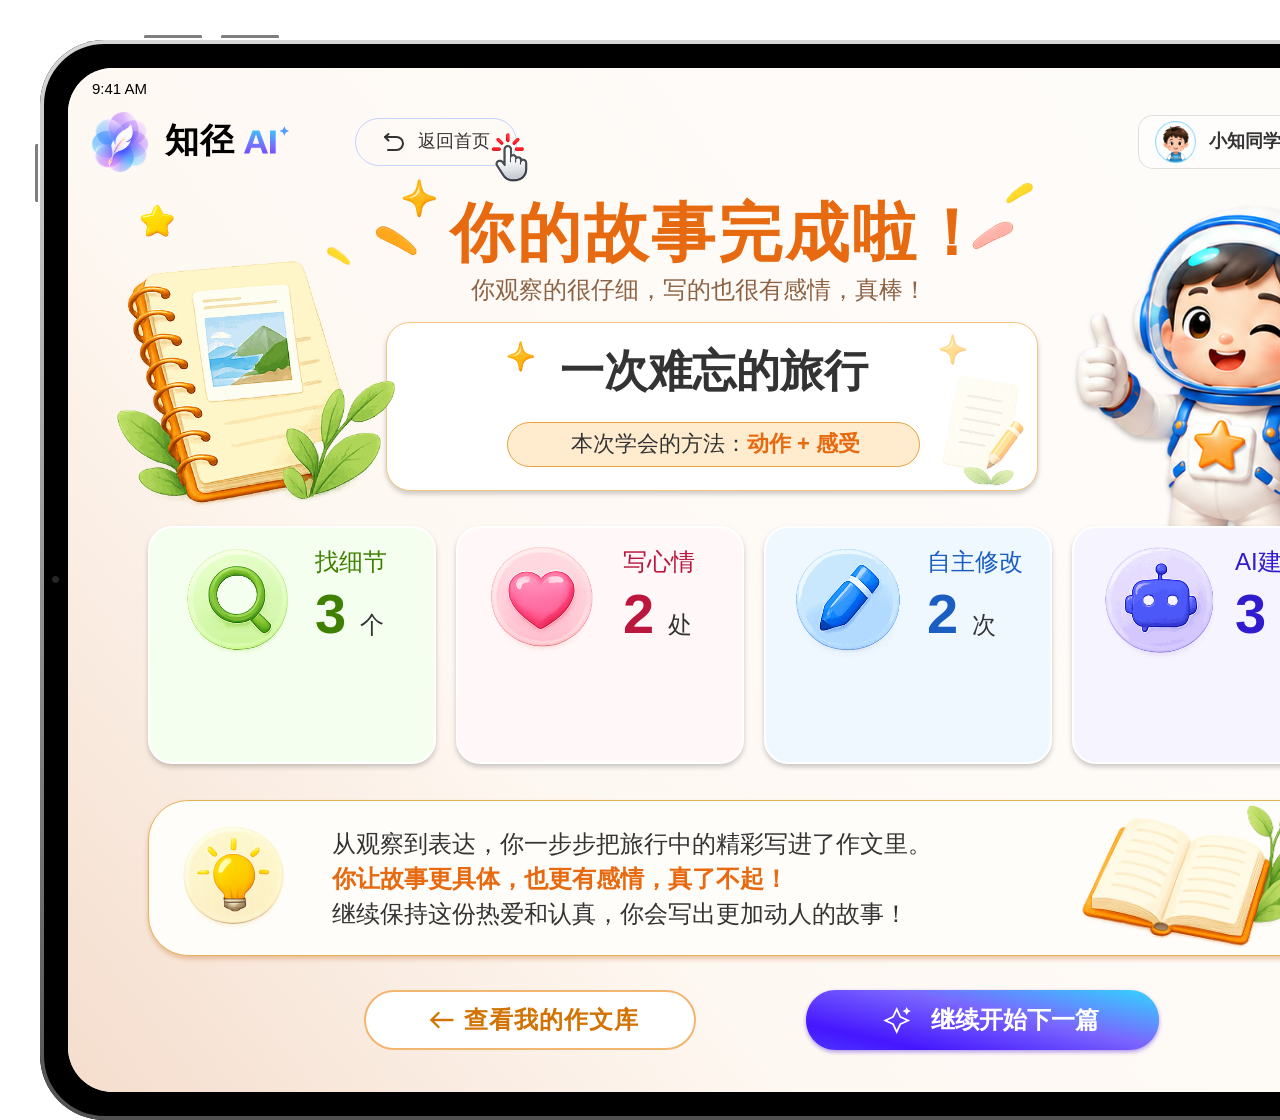
<file: prototype/看成长.html>
﻿<!DOCTYPE html>
<html>
  <head>
    <title>看成长</title>
    <meta http-equiv="X-UA-Compatible" content="IE=edge"/>
    <meta http-equiv="content-type" content="text/html; charset=utf-8"/>
    <link href="resources/css/axure_rp_page.css" type="text/css" rel="stylesheet"/>
    <link href="data/styles.css" type="text/css" rel="stylesheet"/>
    <link href="files/看成长/styles.css" type="text/css" rel="stylesheet"/>
    <link href="https://fonts.googleapis.com" rel="preconnect"/>
    <link href="https://fonts.gstatic.com" rel="preconnect"/>
    <link href="https://fonts.googleapis.com/css2?family=Inter:wght@100..900&display=swap" rel="stylesheet"/>
    <script src="resources/scripts/jquery-3.7.1.min.js"></script>
    <script src="resources/scripts/axure/axQuery.js"></script>
    <script src="resources/scripts/axure/globals.js"></script>
    <script src="resources/scripts/axutils.js"></script>
    <script src="resources/scripts/axure/annotation.js"></script>
    <script src="resources/scripts/axure/axQuery.std.js"></script>
    <script src="resources/scripts/axure/doc.js"></script>
    <script src="resources/scripts/messagecenter.js"></script>
    <script src="resources/scripts/axure/events.js"></script>
    <script src="resources/scripts/axure/recording.js"></script>
    <script src="resources/scripts/axure/action.js"></script>
    <script src="resources/scripts/axure/expr.js"></script>
    <script src="resources/scripts/axure/geometry.js"></script>
    <script src="resources/scripts/axure/flyout.js"></script>
    <script src="resources/scripts/axure/model.js"></script>
    <script src="resources/scripts/axure/repeater.js"></script>
    <script src="resources/scripts/axure/sto.js"></script>
    <script src="resources/scripts/axure/utils.temp.js"></script>
    <script src="resources/scripts/axure/variables.js"></script>
    <script src="resources/scripts/axure/drag.js"></script>
    <script src="resources/scripts/axure/move.js"></script>
    <script src="resources/scripts/axure/visibility.js"></script>
    <script src="resources/scripts/axure/style.js"></script>
    <script src="resources/scripts/axure/adaptive.js"></script>
    <script src="resources/scripts/axure/tree.js"></script>
    <script src="resources/scripts/axure/init.temp.js"></script>
    <script src="resources/scripts/axure/legacy.js"></script>
    <script src="resources/scripts/axure/viewer.js"></script>
    <script src="resources/scripts/axure/math.js"></script>
    <script src="resources/scripts/axure/jquery.nicescroll.min.js"></script>
    <script src="data/document.js"></script>
    <script src="files/看成长/data.js"></script>
    <script type="text/javascript">
      $axure.utils.getTransparentGifPath = function() { return 'resources/images/transparent.gif'; };
      $axure.utils.getOtherPath = function() { return 'resources/Other.html'; };
      $axure.utils.getReloadPath = function() { return 'resources/reload.html'; };
    </script>
  </head>
  <body>
    <div id="base" class="">

      <!-- Unnamed (pad) -->
      <div id="u557" class="nopointer  ax_default">

        <!-- Unnamed (组合) -->
        <div id="u558" class="ax_default" data-left="35" data-top="35" data-width="1427" data-height="1085" layer-opacity="1">

          <!-- Unnamed (矩形) -->
          <div id="u559" class="ax_default _形状 transition notrs">
            <svg data="images/首页/u2.svg" id="u559_img" class="img generatedImage">

  <defs>
    <pattern id="u559_img_bgp" patternUnits="userSpaceOnUse" alignment="0 0" imageRepeat="None" />
    <linearGradient gradientUnits="userSpaceOnUse" x1="711" y1="0" x2="711" y2="1080" id="u559_img_lg318">
      <stop id="Stop319" stop-color="#d7d7d7" offset="0" />
      <stop id="Stop320" stop-color="#515151" offset="1" />
    </linearGradient>
    <mask fill="white" id="u559_img_cl321">
      <path d="M 0 1015  L 0 65  C 0 28.599999999999994  28.599999999999998 0  65 0  L 1357 0  C 1393.4 0  1422 28.599999999999994  1422 65  L 1422 1015  C 1422 1051.4  1393.4 1080  1357 1080  L 65 1080  C 28.599999999999998 1080  0 1051.4  0 1015  Z " fill-rule="evenodd" />
    </mask>
  </defs>
  <g transform="matrix(1 0 0 1 -5 -5 )">
    <path d="M 0 1015  L 0 65  C 0 28.599999999999994  28.599999999999998 0  65 0  L 1357 0  C 1393.4 0  1422 28.599999999999994  1422 65  L 1422 1015  C 1422 1051.4  1393.4 1080  1357 1080  L 65 1080  C 28.599999999999998 1080  0 1051.4  0 1015  Z " fill-rule="nonzero" fill="rgba(0, 0, 0, 1)" stroke="none" transform="matrix(1 0 0 1 5 5 )" class="fill" />
    <path d="M 0 1015  L 0 65  C 0 28.599999999999994  28.599999999999998 0  65 0  L 1357 0  C 1393.4 0  1422 28.599999999999994  1422 65  L 1422 1015  C 1422 1051.4  1393.4 1080  1357 1080  L 65 1080  C 28.599999999999998 1080  0 1051.4  0 1015  Z " stroke-width="8" stroke-dasharray="0" stroke="url(#u559_img_lg318)" fill="none" transform="matrix(1 0 0 1 5 5 )" class="stroke" mask="url(#u559_img_cl321)" />
  </g>
            </svg>
            <div id="u559_text" class="text " style="display:none; visibility: hidden">
              <p></p>
            </div>
          </div>

          <!-- Unnamed (形状) -->
          <div id="u560" class="ax_default _形状 transition notrs">
            <svg data="images/首页/u3.svg" id="u560_img" class="img generatedImage">

  <defs>
    <pattern id="u560_img_bgp" patternUnits="userSpaceOnUse" alignment="0 0" imageRepeat="None" />
    <mask fill="white" id="u560_img_cl322">
      <path d="M 45 1024  C 20.147199999999998 1024  0 1003.8499999999999  0 979  L 0 45  C 0 20.147199999999998  20.147199999999998 0  45 0  L 1321 0  C 1345.85 0  1366 20.147199999999998  1366 45  L 1366 979  C 1366 1003.8499999999999  1345.85 1024  1321 1024  L 45 1024  Z " fill-rule="evenodd" />
    </mask>
  </defs>
  <g transform="matrix(1 0 0 1 -33 -33 )">
    <path d="M 45 1024  C 20.147199999999998 1024  0 1003.8499999999999  0 979  L 0 45  C 0 20.147199999999998  20.147199999999998 0  45 0  L 1321 0  C 1345.85 0  1366 20.147199999999998  1366 45  L 1366 979  C 1366 1003.8499999999999  1345.85 1024  1321 1024  L 45 1024  Z " fill-rule="nonzero" fill="rgba(0, 0, 0, 1)" stroke="none" transform="matrix(1 0 0 1 33 33 )" class="fill" />
    <path d="M 45 1024  C 20.147199999999998 1024  0 1003.8499999999999  0 979  L 0 45  C 0 20.147199999999998  20.147199999999998 0  45 0  L 1321 0  C 1345.85 0  1366 20.147199999999998  1366 45  L 1366 979  C 1366 1003.8499999999999  1345.85 1024  1321 1024  L 45 1024  Z " stroke-width="0" stroke-dasharray="0" stroke="rgba(255, 255, 255, 0)" fill="none" transform="matrix(1 0 0 1 33 33 )" class="stroke" mask="url(#u560_img_cl322)" />
  </g>
            </svg>
            <div id="u560_text" class="text " style="display:none; visibility: hidden">
              <p></p>
            </div>
          </div>

          <!-- Unnamed (矩形) -->
          <div id="u561" class="ax_default _形状 transition notrs">
            <div id="u561_div" class=""></div>
            <div id="u561_text" class="text " style="display:none; visibility: hidden">
              <p></p>
            </div>
          </div>

          <!-- Unnamed (矩形) -->
          <div id="u562" class="ax_default _形状 transition notrs">
            <div id="u562_div" class=""></div>
            <div id="u562_text" class="text " style="display:none; visibility: hidden">
              <p></p>
            </div>
          </div>

          <!-- Unnamed (形状) -->
          <div id="u563" class="ax_default _形状 transition notrs">
            <svg data="images/首页/u6.svg" id="u563_img" class="img generatedImage">

  <defs>
    <pattern id="u563_img_bgp" patternUnits="userSpaceOnUse" alignment="0 0" imageRepeat="None" />
    <mask fill="white" id="u563_img_cl323">
      <path d="M 0 3  L 58 3  L 58 1.5  C 58 0.671999999999997  57.327999999999975 0  56.5 0  L 1.5 0  C 0.671999999999997 0  0 0.671999999999997  0 1.5  L 0 3  Z " fill-rule="evenodd" />
    </mask>
  </defs>
  <g transform="matrix(1 0 0 1 -186 0 )">
    <path d="M 0 3  L 58 3  L 58 1.5  C 58 0.671999999999997  57.327999999999975 0  56.5 0  L 1.5 0  C 0.671999999999997 0  0 0.671999999999997  0 1.5  L 0 3  Z " fill-rule="nonzero" fill="rgba(0, 0, 0, 1)" stroke="none" transform="matrix(1 0 0 1 186 0 )" class="fill" />
    <path d="M 0 3  L 58 3  L 58 1.5  C 58 0.671999999999997  57.327999999999975 0  56.5 0  L 1.5 0  C 0.671999999999997 0  0 0.671999999999997  0 1.5  L 0 3  Z " stroke-width="0" stroke-dasharray="0" stroke="rgba(255, 255, 255, 0)" fill="none" transform="matrix(1 0 0 1 186 0 )" class="stroke" mask="url(#u563_img_cl323)" />
  </g>
            </svg>
            <div id="u563_text" class="text " style="display:none; visibility: hidden">
              <p></p>
            </div>
          </div>

          <!-- Unnamed (形状) -->
          <div id="u564" class="ax_default _形状 transition notrs">
            <svg data="images/首页/u6.svg" id="u564_img" class="img generatedImage">

  <defs>
    <pattern id="u564_img_bgp" patternUnits="userSpaceOnUse" alignment="0 0" imageRepeat="None" />
    <mask fill="white" id="u564_img_cl323">
      <path d="M 0 3  L 58 3  L 58 1.5  C 58 0.671999999999997  57.327999999999975 0  56.5 0  L 1.5 0  C 0.671999999999997 0  0 0.671999999999997  0 1.5  L 0 3  Z " fill-rule="evenodd" />
    </mask>
  </defs>
  <g transform="matrix(1 0 0 1 -186 0 )">
    <path d="M 0 3  L 58 3  L 58 1.5  C 58 0.671999999999997  57.327999999999975 0  56.5 0  L 1.5 0  C 0.671999999999997 0  0 0.671999999999997  0 1.5  L 0 3  Z " fill-rule="nonzero" fill="rgba(0, 0, 0, 1)" stroke="none" transform="matrix(1 0 0 1 186 0 )" class="fill" />
    <path d="M 0 3  L 58 3  L 58 1.5  C 58 0.671999999999997  57.327999999999975 0  56.5 0  L 1.5 0  C 0.671999999999997 0  0 0.671999999999997  0 1.5  L 0 3  Z " stroke-width="0" stroke-dasharray="0" stroke="rgba(255, 255, 255, 0)" fill="none" transform="matrix(1 0 0 1 186 0 )" class="stroke" mask="url(#u564_img_cl323)" />
  </g>
            </svg>
            <div id="u564_text" class="text " style="display:none; visibility: hidden">
              <p></p>
            </div>
          </div>

          <!-- Unnamed (形状) -->
          <div id="u565" class="ax_default _形状 transition notrs">
            <svg data="images/首页/u8.svg" id="u565_img" class="img generatedImage">

  <defs>
    <pattern id="u565_img_bgp" patternUnits="userSpaceOnUse" alignment="0 0" imageRepeat="None" />
    <mask fill="white" id="u565_img_cl324">
      <path d="M 3 58  L 3 0  L 1.5 0  C 0.671999999999997 0  0 0.671999999999997  0 1.5  L 0 56.5  C 0 57.328  0.671999999999997 58  1.5 58  L 3 58  Z " fill-rule="evenodd" />
    </mask>
  </defs>
  <g transform="matrix(1 0 0 1 0 -109 )">
    <path d="M 3 58  L 3 0  L 1.5 0  C 0.671999999999997 0  0 0.671999999999997  0 1.5  L 0 56.5  C 0 57.328  0.671999999999997 58  1.5 58  L 3 58  Z " fill-rule="nonzero" fill="rgba(0, 0, 0, 1)" stroke="none" transform="matrix(1 0 0 1 0 109 )" class="fill" />
    <path d="M 3 58  L 3 0  L 1.5 0  C 0.671999999999997 0  0 0.671999999999997  0 1.5  L 0 56.5  C 0 57.328  0.671999999999997 58  1.5 58  L 3 58  Z " stroke-width="0" stroke-dasharray="0" stroke="rgba(255, 255, 255, 0)" fill="none" transform="matrix(1 0 0 1 0 109 )" class="stroke" mask="url(#u565_img_cl324)" />
  </g>
            </svg>
            <div id="u565_text" class="text " style="display:none; visibility: hidden">
              <p></p>
            </div>
          </div>

          <!-- Unnamed (椭圆) -->
          <div id="u566" class="ax_default _形状 transition notrs">
            <svg data="images/首页/u9.svg" id="u566_img" class="img generatedImage">

  <defs>
    <pattern id="u566_img_bgp" patternUnits="userSpaceOnUse" alignment="0 0" imageRepeat="None" />
    <mask fill="white" id="u566_img_cl325">
      <path d="M 0 6  C 0 2.6399999999999997  2.6399999999999997 0  6 0  C 9.36 0  12 2.6399999999999997  12 6  C 12 9.36  9.36 12  6 12  C 2.6399999999999997 12  0 9.36  0 6  Z " fill-rule="evenodd" />
    </mask>
  </defs>
  <g transform="matrix(1 0 0 1 -15 -539 )">
    <path d="M 0 6  C 0 2.6399999999999997  2.6399999999999997 0  6 0  C 9.36 0  12 2.6399999999999997  12 6  C 12 9.36  9.36 12  6 12  C 2.6399999999999997 12  0 9.36  0 6  Z " fill-rule="nonzero" fill="rgba(0, 0, 0, 1)" stroke="none" transform="matrix(1 0 0 1 15 539 )" class="fill" />
    <path d="M 0 6  C 0 2.6399999999999997  2.6399999999999997 0  6 0  C 9.36 0  12 2.6399999999999997  12 6  C 12 9.36  9.36 12  6 12  C 2.6399999999999997 12  0 9.36  0 6  Z " stroke-width="0" stroke-dasharray="0" stroke="rgba(255, 255, 255, 0)" fill="none" transform="matrix(1 0 0 1 15 539 )" class="stroke" mask="url(#u566_img_cl325)" />
  </g>
            </svg>
            <div id="u566_text" class="text " style="display:none; visibility: hidden">
              <p></p>
            </div>
          </div>

          <!-- Unnamed (椭圆) -->
          <div id="u567" class="ax_default _形状 transition notrs">
            <svg data="images/首页/u9.svg" id="u567_img" class="img generatedImage">

  <defs>
    <pattern id="u567_img_bgp" patternUnits="userSpaceOnUse" alignment="0 0" imageRepeat="None" />
    <mask fill="white" id="u567_img_cl325">
      <path d="M 0 6  C 0 2.6399999999999997  2.6399999999999997 0  6 0  C 9.36 0  12 2.6399999999999997  12 6  C 12 9.36  9.36 12  6 12  C 2.6399999999999997 12  0 9.36  0 6  Z " fill-rule="evenodd" />
    </mask>
  </defs>
  <g transform="matrix(1 0 0 1 -15 -539 )">
    <path d="M 0 6  C 0 2.6399999999999997  2.6399999999999997 0  6 0  C 9.36 0  12 2.6399999999999997  12 6  C 12 9.36  9.36 12  6 12  C 2.6399999999999997 12  0 9.36  0 6  Z " fill-rule="nonzero" fill="rgba(0, 0, 0, 1)" stroke="none" transform="matrix(1 0 0 1 15 539 )" class="fill" />
    <path d="M 0 6  C 0 2.6399999999999997  2.6399999999999997 0  6 0  C 9.36 0  12 2.6399999999999997  12 6  C 12 9.36  9.36 12  6 12  C 2.6399999999999997 12  0 9.36  0 6  Z " stroke-width="0" stroke-dasharray="0" stroke="rgba(255, 255, 255, 0)" fill="none" transform="matrix(1 0 0 1 15 539 )" class="stroke" mask="url(#u567_img_cl325)" />
  </g>
            </svg>
            <div id="u567_text" class="text " style="display:none; visibility: hidden">
              <p></p>
            </div>
          </div>

          <!-- Unnamed (椭圆) -->
          <div id="u568" class="ax_default _形状 transition notrs">
            <svg data="images/首页/u9.svg" id="u568_img" class="img generatedImage">

  <defs>
    <pattern id="u568_img_bgp" patternUnits="userSpaceOnUse" alignment="0 0" imageRepeat="None" />
    <mask fill="white" id="u568_img_cl325">
      <path d="M 0 6  C 0 2.6399999999999997  2.6399999999999997 0  6 0  C 9.36 0  12 2.6399999999999997  12 6  C 12 9.36  9.36 12  6 12  C 2.6399999999999997 12  0 9.36  0 6  Z " fill-rule="evenodd" />
    </mask>
  </defs>
  <g transform="matrix(1 0 0 1 -15 -539 )">
    <path d="M 0 6  C 0 2.6399999999999997  2.6399999999999997 0  6 0  C 9.36 0  12 2.6399999999999997  12 6  C 12 9.36  9.36 12  6 12  C 2.6399999999999997 12  0 9.36  0 6  Z " fill-rule="nonzero" fill="rgba(0, 0, 0, 1)" stroke="none" transform="matrix(1 0 0 1 15 539 )" class="fill" />
    <path d="M 0 6  C 0 2.6399999999999997  2.6399999999999997 0  6 0  C 9.36 0  12 2.6399999999999997  12 6  C 12 9.36  9.36 12  6 12  C 2.6399999999999997 12  0 9.36  0 6  Z " stroke-width="0" stroke-dasharray="0" stroke="rgba(255, 255, 255, 0)" fill="none" transform="matrix(1 0 0 1 15 539 )" class="stroke" mask="url(#u568_img_cl325)" />
  </g>
            </svg>
            <div id="u568_text" class="text " style="display:none; visibility: hidden">
              <p></p>
            </div>
          </div>

          <!-- Unnamed (椭圆) -->
          <div id="u569" class="ax_default _形状 transition notrs">
            <svg data="images/首页/u9.svg" id="u569_img" class="img generatedImage">

  <defs>
    <pattern id="u569_img_bgp" patternUnits="userSpaceOnUse" alignment="0 0" imageRepeat="None" />
    <mask fill="white" id="u569_img_cl325">
      <path d="M 0 6  C 0 2.6399999999999997  2.6399999999999997 0  6 0  C 9.36 0  12 2.6399999999999997  12 6  C 12 9.36  9.36 12  6 12  C 2.6399999999999997 12  0 9.36  0 6  Z " fill-rule="evenodd" />
    </mask>
  </defs>
  <g transform="matrix(1 0 0 1 -15 -539 )">
    <path d="M 0 6  C 0 2.6399999999999997  2.6399999999999997 0  6 0  C 9.36 0  12 2.6399999999999997  12 6  C 12 9.36  9.36 12  6 12  C 2.6399999999999997 12  0 9.36  0 6  Z " fill-rule="nonzero" fill="rgba(0, 0, 0, 1)" stroke="none" transform="matrix(1 0 0 1 15 539 )" class="fill" />
    <path d="M 0 6  C 0 2.6399999999999997  2.6399999999999997 0  6 0  C 9.36 0  12 2.6399999999999997  12 6  C 12 9.36  9.36 12  6 12  C 2.6399999999999997 12  0 9.36  0 6  Z " stroke-width="0" stroke-dasharray="0" stroke="rgba(255, 255, 255, 0)" fill="none" transform="matrix(1 0 0 1 15 539 )" class="stroke" mask="url(#u569_img_cl325)" />
  </g>
            </svg>
            <div id="u569_text" class="text " style="display:none; visibility: hidden">
              <p></p>
            </div>
          </div>

          <!-- Unnamed (椭圆) -->
          <div id="u570" class="ax_default _形状 transition notrs">
            <svg data="images/首页/u13.svg" id="u570_img" class="img generatedImage">

  <defs>
    <pattern id="u570_img_bgp" patternUnits="userSpaceOnUse" alignment="0 0" imageRepeat="None" />
    <mask fill="white" id="u570_img_cl326">
      <path d="M 0 3.5  C 0 1.5399999999999998  1.5399999999999998 0  3.5 0  C 5.46 0  7 1.5399999999999998  7 3.5  C 7 5.46  5.46 7  3.5 7  C 1.5399999999999998 7  0 5.46  0 3.5  Z " fill-rule="evenodd" />
    </mask>
  </defs>
  <g transform="matrix(1 0 0 1 -17 -541 )">
    <path d="M 0 3.5  C 0 1.5399999999999998  1.5399999999999998 0  3.5 0  C 5.46 0  7 1.5399999999999998  7 3.5  C 7 5.46  5.46 7  3.5 7  C 1.5399999999999998 7  0 5.46  0 3.5  Z " fill-rule="nonzero" fill="rgba(255, 255, 255, 1)" stroke="none" transform="matrix(1 0 0 1 17 541 )" class="fill" />
    <path d="M 0 3.5  C 0 1.5399999999999998  1.5399999999999998 0  3.5 0  C 5.46 0  7 1.5399999999999998  7 3.5  C 7 5.46  5.46 7  3.5 7  C 1.5399999999999998 7  0 5.46  0 3.5  Z " stroke-width="0" stroke-dasharray="0" stroke="rgba(255, 255, 255, 0)" fill="none" transform="matrix(1 0 0 1 17 541 )" class="stroke" mask="url(#u570_img_cl326)" />
  </g>
            </svg>
            <div id="u570_text" class="text " style="display:none; visibility: hidden">
              <p></p>
            </div>
          </div>

          <!-- Unnamed (矩形) -->
          <div id="u571" class="ax_default _文本 transition notrs">
            <div id="u571_div" class=""></div>
            <div id="u571_text" class="text ">
              <p><span>9:41 AM</span></p>
            </div>
          </div>

          <!-- Unnamed (矩形) -->
          <div id="u572" class="ax_default _文本 transition notrs">
            <div id="u572_div" class=""></div>
            <div id="u572_text" class="text ">
              <p><span>100%</span></p>
            </div>
          </div>

          <!-- Unnamed (形状) -->
          <div id="u573" class="ax_default _形状 transition notrs">
            <svg data="images/首页/u16.svg" id="u573_img" class="img generatedImage">

  <defs>
    <pattern id="u573_img_bgp" patternUnits="userSpaceOnUse" alignment="0 0" imageRepeat="None" />
    <mask fill="white" id="u573_img_cl327">
      <path d="M 1.6900000000000546 5  C 3.2999999999999545 3.468999999999994  5.440000000000055 2.614999999999995  7.670000000000073 2.614999999999995  C 9.8900000000001 2.614999999999995  12.029999999999973 3.468999999999994  13.6400000000001 5  C 13.769999999999982 5.119  13.960000000000036 5.117000000000004  14.079999999999927 4.997  L 15.240000000000009 3.826999999999998  C 15.299999999999955 3.7660000000000053  15.329999999999927 3.683000000000007  15.329999999999927 3.596999999999994  C 15.329999999999927 3.5120000000000005  15.299999999999955 3.429000000000002  15.240000000000009 3.3689999999999998  C 11 -0.6830000000000069  4.329999999999927 -0.6830000000000069  0.09999999999990905 3.3689999999999998  C 0.03999999999996362 3.429000000000002  0 3.5109999999999957  0 3.596999999999994  C 0 3.683000000000007  0.029999999999972715 3.7660000000000053  0.08999999999991815 3.826999999999998  L 1.25 4.997  C 1.3699999999998909 5.117000000000004  1.5699999999999363 5.119  1.6900000000000546 5  Z M 4.3599999999999 7.695999999999998  C 5.269999999999982 6.876999999999995  6.4500000000000455 6.423000000000002  7.670000000000073 6.421999999999997  C 8.8900000000001 6.421999999999997  10.069999999999936 6.876000000000005  10.970000000000027 7.695999999999998  C 11.099999999999909 7.811999999999998  11.289999999999964 7.810000000000002  11.410000000000082 7.689999999999998  L 12.569999999999936 6.519999999999996  C 12.63000000000011 6.457999999999998  12.660000000000082 6.375  12.660000000000082 6.2890000000000015  C 12.660000000000082 6.201999999999998  12.63000000000011 6.119  12.559999999999945 6.0589999999999975  C 9.799999999999955 3.4950000000000045  5.529999999999973 3.4950000000000045  2.769999999999982 6.0589999999999975  C 2.7100000000000364 6.119  2.6700000000000728 6.201999999999998  2.6700000000000728 6.2890000000000015  C 2.6700000000000728 6.375  2.7100000000000364 6.457999999999998  2.769999999999982 6.519999999999996  L 3.9300000000000637 7.689999999999998  C 4.0499999999999545 7.810000000000002  4.240000000000009 7.811999999999998  4.3599999999999 7.695999999999998  Z M 9.8900000000001 8.757000000000005  C 9.950000000000045 8.814999999999998  9.990000000000009 8.897000000000006  9.990000000000009 8.983999999999995  C 9.990000000000009 9.070999999999998  9.960000000000036 9.153999999999996  9.900000000000091 9.215000000000003  L 7.8900000000001 11.236999999999995  C 7.829999999999927 11.296999999999997  7.75 11.329999999999998  7.670000000000073 11.329999999999998  C 7.579999999999927 11.329999999999998  7.5 11.296999999999997  7.440000000000055 11.236999999999995  L 5.440000000000055 9.215000000000003  C 5.380000000000109 9.153999999999996  5.339999999999918 9.070999999999998  5.339999999999918 8.983999999999995  C 5.349999999999909 8.897000000000006  5.380000000000109 8.814999999999998  5.4500000000000455 8.757000000000005  C 6.730000000000018 7.674999999999997  8.599999999999909 7.674999999999997  9.8900000000001 8.757000000000005  Z " fill-rule="evenodd" />
    </mask>
  </defs>
  <g transform="matrix(1 0 0 1 -1277 -48 )">
    <path d="M 1.6900000000000546 5  C 3.2999999999999545 3.468999999999994  5.440000000000055 2.614999999999995  7.670000000000073 2.614999999999995  C 9.8900000000001 2.614999999999995  12.029999999999973 3.468999999999994  13.6400000000001 5  C 13.769999999999982 5.119  13.960000000000036 5.117000000000004  14.079999999999927 4.997  L 15.240000000000009 3.826999999999998  C 15.299999999999955 3.7660000000000053  15.329999999999927 3.683000000000007  15.329999999999927 3.596999999999994  C 15.329999999999927 3.5120000000000005  15.299999999999955 3.429000000000002  15.240000000000009 3.3689999999999998  C 11 -0.6830000000000069  4.329999999999927 -0.6830000000000069  0.09999999999990905 3.3689999999999998  C 0.03999999999996362 3.429000000000002  0 3.5109999999999957  0 3.596999999999994  C 0 3.683000000000007  0.029999999999972715 3.7660000000000053  0.08999999999991815 3.826999999999998  L 1.25 4.997  C 1.3699999999998909 5.117000000000004  1.5699999999999363 5.119  1.6900000000000546 5  Z M 4.3599999999999 7.695999999999998  C 5.269999999999982 6.876999999999995  6.4500000000000455 6.423000000000002  7.670000000000073 6.421999999999997  C 8.8900000000001 6.421999999999997  10.069999999999936 6.876000000000005  10.970000000000027 7.695999999999998  C 11.099999999999909 7.811999999999998  11.289999999999964 7.810000000000002  11.410000000000082 7.689999999999998  L 12.569999999999936 6.519999999999996  C 12.63000000000011 6.457999999999998  12.660000000000082 6.375  12.660000000000082 6.2890000000000015  C 12.660000000000082 6.201999999999998  12.63000000000011 6.119  12.559999999999945 6.0589999999999975  C 9.799999999999955 3.4950000000000045  5.529999999999973 3.4950000000000045  2.769999999999982 6.0589999999999975  C 2.7100000000000364 6.119  2.6700000000000728 6.201999999999998  2.6700000000000728 6.2890000000000015  C 2.6700000000000728 6.375  2.7100000000000364 6.457999999999998  2.769999999999982 6.519999999999996  L 3.9300000000000637 7.689999999999998  C 4.0499999999999545 7.810000000000002  4.240000000000009 7.811999999999998  4.3599999999999 7.695999999999998  Z M 9.8900000000001 8.757000000000005  C 9.950000000000045 8.814999999999998  9.990000000000009 8.897000000000006  9.990000000000009 8.983999999999995  C 9.990000000000009 9.070999999999998  9.960000000000036 9.153999999999996  9.900000000000091 9.215000000000003  L 7.8900000000001 11.236999999999995  C 7.829999999999927 11.296999999999997  7.75 11.329999999999998  7.670000000000073 11.329999999999998  C 7.579999999999927 11.329999999999998  7.5 11.296999999999997  7.440000000000055 11.236999999999995  L 5.440000000000055 9.215000000000003  C 5.380000000000109 9.153999999999996  5.339999999999918 9.070999999999998  5.339999999999918 8.983999999999995  C 5.349999999999909 8.897000000000006  5.380000000000109 8.814999999999998  5.4500000000000455 8.757000000000005  C 6.730000000000018 7.674999999999997  8.599999999999909 7.674999999999997  9.8900000000001 8.757000000000005  Z " fill-rule="nonzero" fill="rgba(0, 0, 0, 1)" stroke="none" transform="matrix(1 0 0 1 1277 48 )" class="fill" />
    <path d="M 1.6900000000000546 5  C 3.2999999999999545 3.468999999999994  5.440000000000055 2.614999999999995  7.670000000000073 2.614999999999995  C 9.8900000000001 2.614999999999995  12.029999999999973 3.468999999999994  13.6400000000001 5  C 13.769999999999982 5.119  13.960000000000036 5.117000000000004  14.079999999999927 4.997  L 15.240000000000009 3.826999999999998  C 15.299999999999955 3.7660000000000053  15.329999999999927 3.683000000000007  15.329999999999927 3.596999999999994  C 15.329999999999927 3.5120000000000005  15.299999999999955 3.429000000000002  15.240000000000009 3.3689999999999998  C 11 -0.6830000000000069  4.329999999999927 -0.6830000000000069  0.09999999999990905 3.3689999999999998  C 0.03999999999996362 3.429000000000002  0 3.5109999999999957  0 3.596999999999994  C 0 3.683000000000007  0.029999999999972715 3.7660000000000053  0.08999999999991815 3.826999999999998  L 1.25 4.997  C 1.3699999999998909 5.117000000000004  1.5699999999999363 5.119  1.6900000000000546 5  Z " stroke-width="0" stroke-dasharray="0" stroke="rgba(255, 255, 255, 0)" fill="none" transform="matrix(1 0 0 1 1277 48 )" class="stroke" mask="url(#u573_img_cl327)" />
    <path d="M 4.3599999999999 7.695999999999998  C 5.269999999999982 6.876999999999995  6.4500000000000455 6.423000000000002  7.670000000000073 6.421999999999997  C 8.8900000000001 6.421999999999997  10.069999999999936 6.876000000000005  10.970000000000027 7.695999999999998  C 11.099999999999909 7.811999999999998  11.289999999999964 7.810000000000002  11.410000000000082 7.689999999999998  L 12.569999999999936 6.519999999999996  C 12.63000000000011 6.457999999999998  12.660000000000082 6.375  12.660000000000082 6.2890000000000015  C 12.660000000000082 6.201999999999998  12.63000000000011 6.119  12.559999999999945 6.0589999999999975  C 9.799999999999955 3.4950000000000045  5.529999999999973 3.4950000000000045  2.769999999999982 6.0589999999999975  C 2.7100000000000364 6.119  2.6700000000000728 6.201999999999998  2.6700000000000728 6.2890000000000015  C 2.6700000000000728 6.375  2.7100000000000364 6.457999999999998  2.769999999999982 6.519999999999996  L 3.9300000000000637 7.689999999999998  C 4.0499999999999545 7.810000000000002  4.240000000000009 7.811999999999998  4.3599999999999 7.695999999999998  Z " stroke-width="0" stroke-dasharray="0" stroke="rgba(255, 255, 255, 0)" fill="none" transform="matrix(1 0 0 1 1277 48 )" class="stroke" mask="url(#u573_img_cl327)" />
    <path d="M 9.8900000000001 8.757000000000005  C 9.950000000000045 8.814999999999998  9.990000000000009 8.897000000000006  9.990000000000009 8.983999999999995  C 9.990000000000009 9.070999999999998  9.960000000000036 9.153999999999996  9.900000000000091 9.215000000000003  L 7.8900000000001 11.236999999999995  C 7.829999999999927 11.296999999999997  7.75 11.329999999999998  7.670000000000073 11.329999999999998  C 7.579999999999927 11.329999999999998  7.5 11.296999999999997  7.440000000000055 11.236999999999995  L 5.440000000000055 9.215000000000003  C 5.380000000000109 9.153999999999996  5.339999999999918 9.070999999999998  5.339999999999918 8.983999999999995  C 5.349999999999909 8.897000000000006  5.380000000000109 8.814999999999998  5.4500000000000455 8.757000000000005  C 6.730000000000018 7.674999999999997  8.599999999999909 7.674999999999997  9.8900000000001 8.757000000000005  Z " stroke-width="0" stroke-dasharray="0" stroke="rgba(255, 255, 255, 0)" fill="none" transform="matrix(1 0 0 1 1277 48 )" class="stroke" mask="url(#u573_img_cl327)" />
  </g>
            </svg>
            <div id="u573_text" class="text " style="display:none; visibility: hidden">
              <p></p>
            </div>
          </div>

          <!-- Unnamed (SVG) -->
          <div id="u574" class="ax_default _图像 transition notrs">
            <img id="u574_img" class="img " src="images/首页/u17.svg"/>
            <div id="u574_text" class="text " style="display:none; visibility: hidden">
              <p></p>
            </div>
          </div>
        </div>
      </div>

      <!-- bg (动态面板) -->
      <div id="u575" class="ax_default" data-label="bg">
        <div id="u575_state0" class="panel_state" data-label="状态 2" style="">
          <div id="u575_state0_content" class="panel_state_content">

            <!-- Unnamed (矩形) -->
            <div id="u576" class="ax_default _形状 transition notrs">
              <svg data="images/看成长/u576.svg" id="u576_img" class="img generatedImage">

  <defs>
    <linearGradient gradientUnits="userSpaceOnUse" x1="1292.9523809523805" y1="23.42857142857143" x2="22.476190476191352" y2="1024" id="u576_img_lg401">
      <stop id="Stop402" stop-color="#fefcf8" offset="0" />
      <stop id="Stop403" stop-color="#fefbf8" offset="0.31" />
      <stop id="Stop404" stop-color="#fef8f2" offset="0.66" />
      <stop id="Stop405" stop-color="#f5dece" offset="1" />
    </linearGradient>
    <pattern id="u576_img_bgp" patternUnits="userSpaceOnUse" alignment="0 0" imageRepeat="None" />
    <mask fill="white" id="u576_img_cl406">
      <path d="M 0 979  L 0 45  C 0 19.799999999999997  19.799999999999997 0  45 0  L 1321 0  C 1346.2 0  1366 19.799999999999997  1366 45  L 1366 979  C 1366 1004.2  1346.2 1024  1321 1024  L 45 1024  C 19.799999999999997 1024  0 1004.2  0 979  Z " fill-rule="evenodd" />
    </mask>
  </defs>
  <g>
    <path d="M 0 979  L 0 45  C 0 19.799999999999997  19.799999999999997 0  45 0  L 1321 0  C 1346.2 0  1366 19.799999999999997  1366 45  L 1366 979  C 1366 1004.2  1346.2 1024  1321 1024  L 45 1024  C 19.799999999999997 1024  0 1004.2  0 979  Z " fill-rule="nonzero" fill="url(#u576_img_lg401)" stroke="none" class="fill" />
    <path d="M 0 979  L 0 45  C 0 19.799999999999997  19.799999999999997 0  45 0  L 1321 0  C 1346.2 0  1366 19.799999999999997  1366 45  L 1366 979  C 1366 1004.2  1346.2 1024  1321 1024  L 45 1024  C 19.799999999999997 1024  0 1004.2  0 979  Z " stroke-width="0" stroke-dasharray="0" stroke="rgba(255, 255, 255, 0)" fill="none" class="stroke" mask="url(#u576_img_cl406)" />
  </g>
              </svg>
              <div id="u576_text" class="text " style="display:none; visibility: hidden">
                <p></p>
              </div>
            </div>

            <!-- Unnamed (矩形) -->
            <div id="u577" class="ax_default _文本 transition notrs">
              <div id="u577_div" class=""></div>
              <div id="u577_text" class="text ">
                <p><span>9:41 AM</span></p>
              </div>
            </div>

            <!-- Unnamed (矩形) -->
            <div id="u578" class="ax_default _文本 transition notrs">
              <div id="u578_div" class=""></div>
              <div id="u578_text" class="text ">
                <p><span>100%</span></p>
              </div>
            </div>

            <!-- Unnamed (形状) -->
            <div id="u579" class="ax_default _形状 transition notrs">
              <svg data="images/首页/u16.svg" id="u579_img" class="img generatedImage">

  <defs>
    <pattern id="u579_img_bgp" patternUnits="userSpaceOnUse" alignment="0 0" imageRepeat="None" />
    <mask fill="white" id="u579_img_cl327">
      <path d="M 1.6900000000000546 5  C 3.2999999999999545 3.468999999999994  5.440000000000055 2.614999999999995  7.670000000000073 2.614999999999995  C 9.8900000000001 2.614999999999995  12.029999999999973 3.468999999999994  13.6400000000001 5  C 13.769999999999982 5.119  13.960000000000036 5.117000000000004  14.079999999999927 4.997  L 15.240000000000009 3.826999999999998  C 15.299999999999955 3.7660000000000053  15.329999999999927 3.683000000000007  15.329999999999927 3.596999999999994  C 15.329999999999927 3.5120000000000005  15.299999999999955 3.429000000000002  15.240000000000009 3.3689999999999998  C 11 -0.6830000000000069  4.329999999999927 -0.6830000000000069  0.09999999999990905 3.3689999999999998  C 0.03999999999996362 3.429000000000002  0 3.5109999999999957  0 3.596999999999994  C 0 3.683000000000007  0.029999999999972715 3.7660000000000053  0.08999999999991815 3.826999999999998  L 1.25 4.997  C 1.3699999999998909 5.117000000000004  1.5699999999999363 5.119  1.6900000000000546 5  Z M 4.3599999999999 7.695999999999998  C 5.269999999999982 6.876999999999995  6.4500000000000455 6.423000000000002  7.670000000000073 6.421999999999997  C 8.8900000000001 6.421999999999997  10.069999999999936 6.876000000000005  10.970000000000027 7.695999999999998  C 11.099999999999909 7.811999999999998  11.289999999999964 7.810000000000002  11.410000000000082 7.689999999999998  L 12.569999999999936 6.519999999999996  C 12.63000000000011 6.457999999999998  12.660000000000082 6.375  12.660000000000082 6.2890000000000015  C 12.660000000000082 6.201999999999998  12.63000000000011 6.119  12.559999999999945 6.0589999999999975  C 9.799999999999955 3.4950000000000045  5.529999999999973 3.4950000000000045  2.769999999999982 6.0589999999999975  C 2.7100000000000364 6.119  2.6700000000000728 6.201999999999998  2.6700000000000728 6.2890000000000015  C 2.6700000000000728 6.375  2.7100000000000364 6.457999999999998  2.769999999999982 6.519999999999996  L 3.9300000000000637 7.689999999999998  C 4.0499999999999545 7.810000000000002  4.240000000000009 7.811999999999998  4.3599999999999 7.695999999999998  Z M 9.8900000000001 8.757000000000005  C 9.950000000000045 8.814999999999998  9.990000000000009 8.897000000000006  9.990000000000009 8.983999999999995  C 9.990000000000009 9.070999999999998  9.960000000000036 9.153999999999996  9.900000000000091 9.215000000000003  L 7.8900000000001 11.236999999999995  C 7.829999999999927 11.296999999999997  7.75 11.329999999999998  7.670000000000073 11.329999999999998  C 7.579999999999927 11.329999999999998  7.5 11.296999999999997  7.440000000000055 11.236999999999995  L 5.440000000000055 9.215000000000003  C 5.380000000000109 9.153999999999996  5.339999999999918 9.070999999999998  5.339999999999918 8.983999999999995  C 5.349999999999909 8.897000000000006  5.380000000000109 8.814999999999998  5.4500000000000455 8.757000000000005  C 6.730000000000018 7.674999999999997  8.599999999999909 7.674999999999997  9.8900000000001 8.757000000000005  Z " fill-rule="evenodd" />
    </mask>
  </defs>
  <g transform="matrix(1 0 0 1 -1277 -48 )">
    <path d="M 1.6900000000000546 5  C 3.2999999999999545 3.468999999999994  5.440000000000055 2.614999999999995  7.670000000000073 2.614999999999995  C 9.8900000000001 2.614999999999995  12.029999999999973 3.468999999999994  13.6400000000001 5  C 13.769999999999982 5.119  13.960000000000036 5.117000000000004  14.079999999999927 4.997  L 15.240000000000009 3.826999999999998  C 15.299999999999955 3.7660000000000053  15.329999999999927 3.683000000000007  15.329999999999927 3.596999999999994  C 15.329999999999927 3.5120000000000005  15.299999999999955 3.429000000000002  15.240000000000009 3.3689999999999998  C 11 -0.6830000000000069  4.329999999999927 -0.6830000000000069  0.09999999999990905 3.3689999999999998  C 0.03999999999996362 3.429000000000002  0 3.5109999999999957  0 3.596999999999994  C 0 3.683000000000007  0.029999999999972715 3.7660000000000053  0.08999999999991815 3.826999999999998  L 1.25 4.997  C 1.3699999999998909 5.117000000000004  1.5699999999999363 5.119  1.6900000000000546 5  Z M 4.3599999999999 7.695999999999998  C 5.269999999999982 6.876999999999995  6.4500000000000455 6.423000000000002  7.670000000000073 6.421999999999997  C 8.8900000000001 6.421999999999997  10.069999999999936 6.876000000000005  10.970000000000027 7.695999999999998  C 11.099999999999909 7.811999999999998  11.289999999999964 7.810000000000002  11.410000000000082 7.689999999999998  L 12.569999999999936 6.519999999999996  C 12.63000000000011 6.457999999999998  12.660000000000082 6.375  12.660000000000082 6.2890000000000015  C 12.660000000000082 6.201999999999998  12.63000000000011 6.119  12.559999999999945 6.0589999999999975  C 9.799999999999955 3.4950000000000045  5.529999999999973 3.4950000000000045  2.769999999999982 6.0589999999999975  C 2.7100000000000364 6.119  2.6700000000000728 6.201999999999998  2.6700000000000728 6.2890000000000015  C 2.6700000000000728 6.375  2.7100000000000364 6.457999999999998  2.769999999999982 6.519999999999996  L 3.9300000000000637 7.689999999999998  C 4.0499999999999545 7.810000000000002  4.240000000000009 7.811999999999998  4.3599999999999 7.695999999999998  Z M 9.8900000000001 8.757000000000005  C 9.950000000000045 8.814999999999998  9.990000000000009 8.897000000000006  9.990000000000009 8.983999999999995  C 9.990000000000009 9.070999999999998  9.960000000000036 9.153999999999996  9.900000000000091 9.215000000000003  L 7.8900000000001 11.236999999999995  C 7.829999999999927 11.296999999999997  7.75 11.329999999999998  7.670000000000073 11.329999999999998  C 7.579999999999927 11.329999999999998  7.5 11.296999999999997  7.440000000000055 11.236999999999995  L 5.440000000000055 9.215000000000003  C 5.380000000000109 9.153999999999996  5.339999999999918 9.070999999999998  5.339999999999918 8.983999999999995  C 5.349999999999909 8.897000000000006  5.380000000000109 8.814999999999998  5.4500000000000455 8.757000000000005  C 6.730000000000018 7.674999999999997  8.599999999999909 7.674999999999997  9.8900000000001 8.757000000000005  Z " fill-rule="nonzero" fill="rgba(0, 0, 0, 1)" stroke="none" transform="matrix(1 0 0 1 1277 48 )" class="fill" />
    <path d="M 1.6900000000000546 5  C 3.2999999999999545 3.468999999999994  5.440000000000055 2.614999999999995  7.670000000000073 2.614999999999995  C 9.8900000000001 2.614999999999995  12.029999999999973 3.468999999999994  13.6400000000001 5  C 13.769999999999982 5.119  13.960000000000036 5.117000000000004  14.079999999999927 4.997  L 15.240000000000009 3.826999999999998  C 15.299999999999955 3.7660000000000053  15.329999999999927 3.683000000000007  15.329999999999927 3.596999999999994  C 15.329999999999927 3.5120000000000005  15.299999999999955 3.429000000000002  15.240000000000009 3.3689999999999998  C 11 -0.6830000000000069  4.329999999999927 -0.6830000000000069  0.09999999999990905 3.3689999999999998  C 0.03999999999996362 3.429000000000002  0 3.5109999999999957  0 3.596999999999994  C 0 3.683000000000007  0.029999999999972715 3.7660000000000053  0.08999999999991815 3.826999999999998  L 1.25 4.997  C 1.3699999999998909 5.117000000000004  1.5699999999999363 5.119  1.6900000000000546 5  Z " stroke-width="0" stroke-dasharray="0" stroke="rgba(255, 255, 255, 0)" fill="none" transform="matrix(1 0 0 1 1277 48 )" class="stroke" mask="url(#u579_img_cl327)" />
    <path d="M 4.3599999999999 7.695999999999998  C 5.269999999999982 6.876999999999995  6.4500000000000455 6.423000000000002  7.670000000000073 6.421999999999997  C 8.8900000000001 6.421999999999997  10.069999999999936 6.876000000000005  10.970000000000027 7.695999999999998  C 11.099999999999909 7.811999999999998  11.289999999999964 7.810000000000002  11.410000000000082 7.689999999999998  L 12.569999999999936 6.519999999999996  C 12.63000000000011 6.457999999999998  12.660000000000082 6.375  12.660000000000082 6.2890000000000015  C 12.660000000000082 6.201999999999998  12.63000000000011 6.119  12.559999999999945 6.0589999999999975  C 9.799999999999955 3.4950000000000045  5.529999999999973 3.4950000000000045  2.769999999999982 6.0589999999999975  C 2.7100000000000364 6.119  2.6700000000000728 6.201999999999998  2.6700000000000728 6.2890000000000015  C 2.6700000000000728 6.375  2.7100000000000364 6.457999999999998  2.769999999999982 6.519999999999996  L 3.9300000000000637 7.689999999999998  C 4.0499999999999545 7.810000000000002  4.240000000000009 7.811999999999998  4.3599999999999 7.695999999999998  Z " stroke-width="0" stroke-dasharray="0" stroke="rgba(255, 255, 255, 0)" fill="none" transform="matrix(1 0 0 1 1277 48 )" class="stroke" mask="url(#u579_img_cl327)" />
    <path d="M 9.8900000000001 8.757000000000005  C 9.950000000000045 8.814999999999998  9.990000000000009 8.897000000000006  9.990000000000009 8.983999999999995  C 9.990000000000009 9.070999999999998  9.960000000000036 9.153999999999996  9.900000000000091 9.215000000000003  L 7.8900000000001 11.236999999999995  C 7.829999999999927 11.296999999999997  7.75 11.329999999999998  7.670000000000073 11.329999999999998  C 7.579999999999927 11.329999999999998  7.5 11.296999999999997  7.440000000000055 11.236999999999995  L 5.440000000000055 9.215000000000003  C 5.380000000000109 9.153999999999996  5.339999999999918 9.070999999999998  5.339999999999918 8.983999999999995  C 5.349999999999909 8.897000000000006  5.380000000000109 8.814999999999998  5.4500000000000455 8.757000000000005  C 6.730000000000018 7.674999999999997  8.599999999999909 7.674999999999997  9.8900000000001 8.757000000000005  Z " stroke-width="0" stroke-dasharray="0" stroke="rgba(255, 255, 255, 0)" fill="none" transform="matrix(1 0 0 1 1277 48 )" class="stroke" mask="url(#u579_img_cl327)" />
  </g>
              </svg>
              <div id="u579_text" class="text " style="display:none; visibility: hidden">
                <p></p>
              </div>
            </div>

            <!-- Unnamed (SVG) -->
            <div id="u580" class="ax_default _图像 transition notrs">
              <img id="u580_img" class="img " src="images/首页/u17.svg"/>
              <div id="u580_text" class="text " style="display:none; visibility: hidden">
                <p></p>
              </div>
            </div>

            <!-- Unnamed (图像) -->
            <div id="u581" class="ax_default _图像 transition notrs">
              <img id="u581_img" class="img " src="images/首页/u37.png"/>
              <div id="u581_text" class="text " style="display:none; visibility: hidden">
                <p></p>
              </div>
            </div>

            <!-- Unnamed (矩形) -->
            <div id="u582" class="ax_default _标题_3 transition notrs">
              <div id="u582_div" class=""></div>
              <div id="u582_text" class="text ">
                <p><span>知径</span></p>
              </div>
            </div>

            <!-- Unnamed (矩形) -->
            <div id="u583" class="ax_default box_2 transition notrs">
              <div id="u583_div" class=""></div>
              <div id="u583_text" class="text " style="display:none; visibility: hidden">
                <p></p>
              </div>
            </div>

            <!-- Unnamed (SVG) -->
            <div id="u584" class="ax_default _图像 transition notrs">
              <img id="u584_img" class="img " src="images/首页/u115.svg"/>
              <div id="u584_text" class="text " style="display:none; visibility: hidden">
                <p></p>
              </div>
            </div>

            <!-- Unnamed (SVG) -->
            <div id="u585" class="ax_default _图像 transition notrs">
              <img id="u585_img" class="img " src="images/首页/u116.svg"/>
              <div id="u585_text" class="text " style="display:none; visibility: hidden">
                <p></p>
              </div>
            </div>

            <!-- Unnamed (组合) -->
            <div id="u586" class="ax_default" data-left="1087" data-top="53" data-width="125" data-height="42" layer-opacity="1">

              <!-- Unnamed (图像) -->
              <div id="u587" class="ax_default _图像 transition notrs">
                <img id="u587_img" class="img " src="images/首页/u118.png"/>
                <div id="u587_text" class="text " style="display:none; visibility: hidden">
                  <p></p>
                </div>
              </div>

              <!-- Unnamed (矩形) -->
              <div id="u588" class="ax_default _标题_3 transition notrs">
                <div id="u588_div" class=""></div>
                <div id="u588_text" class="text ">
                  <p><span>小知同学</span></p>
                </div>
              </div>
            </div>

            <!-- Unnamed (形状) -->
            <div id="u589" class="ax_default _形状 transition notrs">
              <svg data="images/首页/u120.svg" id="u589_img" class="img generatedImage">

  <defs>
    <linearGradient gradientUnits="userSpaceOnUse" x1="24.43717679944129" y1="71.16692442519724" x2="28.059818308875236" y2="-2.407670893906584" id="u589_img_lg346">
      <stop id="Stop347" stop-color="#5d7cff" offset="0" />
      <stop id="Stop348" stop-color="#4516ff" offset="0.44" />
      <stop id="Stop349" stop-color="#7a66fe" offset="0.72" />
      <stop id="Stop350" stop-color="#35cfff" offset="1" />
      <stop id="Stop351" stop-color="#34ceff" offset="1" />
    </linearGradient>
    <pattern id="u589_img_bgp" patternUnits="userSpaceOnUse" alignment="0 0" imageRepeat="None" />
    <mask fill="white" id="u589_img_cl352">
      <path d="M 15.433326407042955 0.4333381952002213  L 23.999989229094922 23.566661146577815  L 18.633324970922274 23.566661146577815  L 16.66665918687147 17.833330386294023  L 7.266663405475981 17.833330386294023  L 5.266664303051357 23.566661146577815  L 0 23.566661146577815  L 8.633329458799437 0.4333381952002213  L 15.433326407042955 0.4333381952002213  Z M 31.69998577342949 0.4333381952002213  L 31.69998577342949 23.566661146577815  L 26 23.566661146577815  L 26 0.4333381952002213  L 31.69998577342949 0.4333381952002213  Z M 12.199994524789929 4.8666695389080274  L 11.799994704304993 4.8666695389080274  L 8.733329413920671 13.63333227120242  L 15.19999317842678 13.63333227120242  L 12.199994524789929 4.8666695389080274  Z " fill-rule="evenodd" />
    </mask>
  </defs>
  <g transform="matrix(1 0 0 1 -176 -62 )">
    <path d="M 15.433326407042955 0.4333381952002213  L 23.999989229094922 23.566661146577815  L 18.633324970922274 23.566661146577815  L 16.66665918687147 17.833330386294023  L 7.266663405475981 17.833330386294023  L 5.266664303051357 23.566661146577815  L 0 23.566661146577815  L 8.633329458799437 0.4333381952002213  L 15.433326407042955 0.4333381952002213  Z M 31.69998577342949 0.4333381952002213  L 31.69998577342949 23.566661146577815  L 26 23.566661146577815  L 26 0.4333381952002213  L 31.69998577342949 0.4333381952002213  Z M 12.199994524789929 4.8666695389080274  L 11.799994704304993 4.8666695389080274  L 8.733329413920671 13.63333227120242  L 15.19999317842678 13.63333227120242  L 12.199994524789929 4.8666695389080274  Z " fill-rule="nonzero" fill="url(#u589_img_lg346)" stroke="none" transform="matrix(1 0 0 1 176 62 )" class="fill" />
    <path d="M 15.433326407042955 0.4333381952002213  L 23.999989229094922 23.566661146577815  L 18.633324970922274 23.566661146577815  L 16.66665918687147 17.833330386294023  L 7.266663405475981 17.833330386294023  L 5.266664303051357 23.566661146577815  L 0 23.566661146577815  L 8.633329458799437 0.4333381952002213  L 15.433326407042955 0.4333381952002213  Z " stroke-width="0" stroke-dasharray="0" stroke="rgba(255, 255, 255, 0)" fill="none" transform="matrix(1 0 0 1 176 62 )" class="stroke" mask="url(#u589_img_cl352)" />
    <path d="M 31.69998577342949 0.4333381952002213  L 31.69998577342949 23.566661146577815  L 26 23.566661146577815  L 26 0.4333381952002213  L 31.69998577342949 0.4333381952002213  Z " stroke-width="0" stroke-dasharray="0" stroke="rgba(255, 255, 255, 0)" fill="none" transform="matrix(1 0 0 1 176 62 )" class="stroke" mask="url(#u589_img_cl352)" />
    <path d="M 12.199994524789929 4.8666695389080274  L 11.799994704304993 4.8666695389080274  L 8.733329413920671 13.63333227120242  L 15.19999317842678 13.63333227120242  L 12.199994524789929 4.8666695389080274  Z " stroke-width="0" stroke-dasharray="0" stroke="rgba(255, 255, 255, 0)" fill="none" transform="matrix(1 0 0 1 176 62 )" class="stroke" mask="url(#u589_img_cl352)" />
  </g>
              </svg>
              <div id="u589_text" class="text " style="display:none; visibility: hidden">
                <p></p>
              </div>
            </div>

            <!-- Unnamed (形状) -->
            <div id="u590" class="ax_default _形状 transition notrs">
              <svg data="images/首页/u121.svg" id="u590_img" class="img generatedImage">

  <defs>
    <pattern id="u590_img_bgp" patternUnits="userSpaceOnUse" alignment="0 0" imageRepeat="None" />
    <mask fill="white" id="u590_img_cl353">
      <path d="M 10.105757530325672 5.004447607187333  L 6.858856013840399 3.5011563778687105  L 5.352006691272656 0.28108877423945766  L 3.836188027499162 3.5011563778687105  L 0.5892865110139169 5.004447607187333  L 3.836188027499162 6.4988436221312895  L 5.352006691272656 9.718911225760536  L 6.858856013840399 6.4988436221312895  L 10.105757530325672 5.004447607187333  Z " fill-rule="evenodd" />
    </mask>
  </defs>
  <g transform="matrix(1 0 0 1 -211 -58 )">
    <path d="M 10.105757530325672 5.004447607187333  L 6.858856013840399 3.5011563778687105  L 5.352006691272656 0.28108877423945766  L 3.836188027499162 3.5011563778687105  L 0.5892865110139169 5.004447607187333  L 3.836188027499162 6.4988436221312895  L 5.352006691272656 9.718911225760536  L 6.858856013840399 6.4988436221312895  L 10.105757530325672 5.004447607187333  Z " fill-rule="nonzero" fill="rgba(85, 158, 255, 1)" stroke="none" transform="matrix(1 0 0 1 211 58 )" class="fill" />
    <path d="M 10.105757530325672 5.004447607187333  L 6.858856013840399 3.5011563778687105  L 5.352006691272656 0.28108877423945766  L 3.836188027499162 3.5011563778687105  L 0.5892865110139169 5.004447607187333  L 3.836188027499162 6.4988436221312895  L 5.352006691272656 9.718911225760536  L 6.858856013840399 6.4988436221312895  L 10.105757530325672 5.004447607187333  Z " stroke-width="0" stroke-dasharray="0" stroke="rgba(255, 255, 255, 0)" fill="none" transform="matrix(1 0 0 1 211 58 )" class="stroke" mask="url(#u590_img_cl353)" />
  </g>
              </svg>
              <div id="u590_text" class="text " style="display:none; visibility: hidden">
                <p></p>
              </div>
            </div>

            <!-- Unnamed (组合) -->
            <div id="u591" class="ax_default" data-left="287" data-top="50" data-width="162" data-height="48" layer-opacity="1">

              <!-- Unnamed (矩形) -->
              <div id="u592" class="ax_default box_2 transition notrs">
                <div id="u592_div" class=""></div>
                <div id="u592_text" class="text " style="display:none; visibility: hidden">
                  <p></p>
                </div>
              </div>

              <!-- Unnamed (矩形) -->
              <div id="u593" class="ax_default _标题_3 transition notrs">
                <div id="u593_div" class=""></div>
                <div id="u593_text" class="text ">
                  <p><span>返回首页</span></p>
                </div>
              </div>

              <!-- Unnamed (SVG) -->
              <div id="u594" class="ax_default _图像 transition notrs">
                <img id="u594_img" class="img " src="images/找素材/u153.svg"/>
                <div id="u594_text" class="text " style="display:none; visibility: hidden">
                  <p></p>
                </div>
              </div>
            </div>

            <!-- Unnamed (矩形) -->
            <div id="u595" class="ax_default _标题_3 transition notrs">
              <div id="u595_div" class=""></div>
              <div id="u595_text" class="text ">
                <p><span>段落任务</span></p>
              </div>
            </div>

            <!-- Unnamed (图像) -->
            <div id="u596" class="ax_default _图像 transition notrs">
              <img id="u596_img" class="img " src="images/写段落/u350.png"/>
              <div id="u596_text" class="text " style="display:none; visibility: hidden">
                <p></p>
              </div>
            </div>

            <!-- Unnamed (矩形) -->
            <div id="u597" class="ax_default box_2 transition notrs">
              <div id="u597_div" class=""></div>
              <div id="u597_text" class="text " style="display:none; visibility: hidden">
                <p></p>
              </div>
            </div>

            <!-- Unnamed (矩形) -->
            <div id="u598" class="ax_default box_2 transition notrs">
              <div id="u598_div" class=""></div>
              <div id="u598_text" class="text " style="display:none; visibility: hidden">
                <p></p>
              </div>
            </div>

            <!-- Unnamed (矩形) -->
            <div id="u599" class="ax_default box_2 transition notrs">
              <div id="u599_div" class=""></div>
              <div id="u599_text" class="text " style="display:none; visibility: hidden">
                <p></p>
              </div>
            </div>

            <!-- Unnamed (矩形) -->
            <div id="u600" class="ax_default box_2 transition notrs">
              <div id="u600_div" class=""></div>
              <div id="u600_text" class="text " style="display:none; visibility: hidden">
                <p></p>
              </div>
            </div>

            <!-- Unnamed (矩形) -->
            <div id="u601" class="ax_default box_2 transition notrs">
              <div id="u601_div" class=""></div>
              <div id="u601_text" class="text " style="display:none; visibility: hidden">
                <p></p>
              </div>
            </div>

            <!-- Unnamed (矩形) -->
            <div id="u602" class="ax_default _形状 transition notrs">
              <div id="u602_div" class=""></div>
              <div id="u602_text" class="text ">
                <p><span>查看我的作文库</span></p>
              </div>
            </div>

            <!-- Unnamed (图像) -->
            <div id="u603" class="ax_default _图像 transition notrs">
              <img id="u603_img" class="img " src="images/看成长/u603.png"/>
              <div id="u603_text" class="text " style="display:none; visibility: hidden">
                <p></p>
              </div>
            </div>

            <!-- a (组合) -->
            <div id="u604" class="ax_default ax_default_hidden" data-label="a" style="display:none; visibility: hidden" data-left="110" data-top="478" data-width="208" data-height="113" layer-opacity="1">

              <!-- Unnamed (图像) -->
              <div id="u605" class="ax_default _图像 transition notrs">
                <img id="u605_img" class="img " src="images/看成长/u605.png"/>
                <div id="u605_text" class="text " style="display:none; visibility: hidden">
                  <p></p>
                </div>
              </div>

              <!-- Unnamed (矩形) -->
              <div id="u606" class="ax_default _标题_3 transition notrs">
                <div id="u606_div" class=""></div>
                <div id="u606_text" class="text ">
                  <p><span>找细节</span></p>
                </div>
              </div>

              <!-- Unnamed (矩形) -->
              <div id="u607" class="ax_default _标题_3 transition notrs">
                <div id="u607_div" class=""></div>
                <div id="u607_text" class="text ">
                  <p style="font-size:24px;"><span style="font-family:&quot;阿里巴巴普惠体 3.0 95 ExtraBold&quot;, &quot;阿里巴巴普惠体 3.0 55  L3&quot;, &quot;阿里巴巴普惠体 3.0&quot;, sans-serif;font-weight:800;font-size:56px;color:#408000;">3</span><span style="font-family:&quot;阿里巴巴普惠体 3.0 95 ExtraBold&quot;, &quot;阿里巴巴普惠体 3.0 55  L3&quot;, &quot;阿里巴巴普惠体 3.0&quot;, sans-serif;font-weight:800;font-size:48px;color:#408000;"> </span><span style="font-family:&quot;阿里巴巴普惠体 3.0 55&quot;, &quot;阿里巴巴普惠体 3.0 55  L3&quot;, &quot;阿里巴巴普惠体 3.0&quot;, sans-serif;font-weight:400;">个</span></p>
                </div>
              </div>
            </div>

            <!-- b (组合) -->
            <div id="u608" class="ax_default ax_default_hidden" data-label="b" style="display:none; visibility: hidden" data-left="418" data-top="478" data-width="208" data-height="113" layer-opacity="1">

              <!-- Unnamed (图像) -->
              <div id="u609" class="ax_default _图像 transition notrs">
                <img id="u609_img" class="img " src="images/看成长/u609.png"/>
                <div id="u609_text" class="text " style="display:none; visibility: hidden">
                  <p></p>
                </div>
              </div>

              <!-- Unnamed (矩形) -->
              <div id="u610" class="ax_default _标题_3 transition notrs">
                <div id="u610_div" class=""></div>
                <div id="u610_text" class="text ">
                  <p><span>写心情</span></p>
                </div>
              </div>

              <!-- Unnamed (矩形) -->
              <div id="u611" class="ax_default _标题_3 transition notrs">
                <div id="u611_div" class=""></div>
                <div id="u611_text" class="text ">
                  <p style="font-size:24px;"><span style="font-family:&quot;阿里巴巴普惠体 3.0 95 ExtraBold&quot;, &quot;阿里巴巴普惠体 3.0 55  L3&quot;, &quot;阿里巴巴普惠体 3.0&quot;, sans-serif;font-weight:800;font-size:56px;color:#BA163E;">2</span><span style="font-family:&quot;阿里巴巴普惠体 3.0 95 ExtraBold&quot;, &quot;阿里巴巴普惠体 3.0 55  L3&quot;, &quot;阿里巴巴普惠体 3.0&quot;, sans-serif;font-weight:800;font-size:48px;color:#BA163E;"> </span><span style="font-family:&quot;阿里巴巴普惠体 3.0 55&quot;, &quot;阿里巴巴普惠体 3.0 55  L3&quot;, &quot;阿里巴巴普惠体 3.0&quot;, sans-serif;font-weight:400;">处</span></p>
                </div>
              </div>
            </div>

            <!-- 3 (组合) -->
            <div id="u612" class="ax_default ax_default_hidden" data-label="3" style="display:none; visibility: hidden" data-left="726" data-top="466" data-width="228" data-height="139" layer-opacity="1">

              <!-- Unnamed (图像) -->
              <div id="u613" class="ax_default _图像 transition notrs">
                <img id="u613_img" class="img " src="images/看成长/u613.png"/>
                <div id="u613_text" class="text " style="display:none; visibility: hidden">
                  <p></p>
                </div>
              </div>

              <!-- Unnamed (矩形) -->
              <div id="u614" class="ax_default _标题_3 transition notrs">
                <div id="u614_div" class=""></div>
                <div id="u614_text" class="text ">
                  <p><span>自主修改</span></p>
                </div>
              </div>

              <!-- Unnamed (矩形) -->
              <div id="u615" class="ax_default _标题_3 transition notrs">
                <div id="u615_div" class=""></div>
                <div id="u615_text" class="text ">
                  <p style="font-size:24px;"><span style="font-family:&quot;阿里巴巴普惠体 3.0 95 ExtraBold&quot;, &quot;阿里巴巴普惠体 3.0 55  L3&quot;, &quot;阿里巴巴普惠体 3.0&quot;, sans-serif;font-weight:800;font-size:56px;color:#1B5EC1;">2</span><span style="font-family:&quot;阿里巴巴普惠体 3.0 95 ExtraBold&quot;, &quot;阿里巴巴普惠体 3.0 55  L3&quot;, &quot;阿里巴巴普惠体 3.0&quot;, sans-serif;font-weight:800;font-size:48px;color:#BA163E;"> </span><span style="font-family:&quot;阿里巴巴普惠体 3.0 55&quot;, &quot;阿里巴巴普惠体 3.0 55  L3&quot;, &quot;阿里巴巴普惠体 3.0&quot;, sans-serif;font-weight:400;">次</span></p>
                </div>
              </div>
            </div>

            <!-- Unnamed (图像) -->
            <div id="u616" class="ax_default _图像 transition notrs">
              <img id="u616_img" class="img " src="images/看成长/u616.png"/>
              <div id="u616_text" class="text " style="display:none; visibility: hidden">
                <p></p>
              </div>
            </div>

            <!-- Unnamed (图像) -->
            <div id="u617" class="ax_default _图像 transition notrs">
              <img id="u617_img" class="img " src="images/看成长/u617.png"/>
              <div id="u617_text" class="text " style="display:none; visibility: hidden">
                <p></p>
              </div>
            </div>

            <!-- Unnamed (图像) -->
            <div id="u618" class="ax_default _图像 transition notrs">
              <img id="u618_img" class="img " src="images/看成长/u618.png"/>
              <div id="u618_text" class="text " style="display:none; visibility: hidden">
                <p></p>
              </div>
            </div>

            <!-- Unnamed (矩形) -->
            <div id="u619" class="ax_default _标题_3 transition notrs">
              <div id="u619_div" class=""></div>
              <div id="u619_text" class="text ">
                <p><span>你的故事完成啦！</span></p>
              </div>
            </div>

            <!-- Unnamed (矩形) -->
            <div id="u620" class="ax_default _标题_3 transition notrs">
              <div id="u620_div" class=""></div>
              <div id="u620_text" class="text ">
                <p><span>你观察的很仔细，写的也很有感情，真棒！</span></p>
              </div>
            </div>

            <!-- Unnamed (图像) -->
            <div id="u621" class="ax_default _图像 transition notrs">
              <img id="u621_img" class="img " src="images/看成长/u621.png"/>
              <div id="u621_text" class="text " style="display:none; visibility: hidden">
                <p></p>
              </div>
            </div>

            <!-- Unnamed (图像) -->
            <div id="u622" class="ax_default _图像 transition notrs">
              <img id="u622_img" class="img " src="images/看成长/u622.png"/>
              <div id="u622_text" class="text " style="display:none; visibility: hidden">
                <p></p>
              </div>
            </div>

            <!-- Unnamed (图像) -->
            <div id="u623" class="ax_default _图像 transition notrs">
              <img id="u623_img" class="img " src="images/看成长/u623.png"/>
              <div id="u623_text" class="text " style="display:none; visibility: hidden">
                <p></p>
              </div>
            </div>

            <!-- Unnamed (图像) -->
            <div id="u624" class="ax_default _图像 transition notrs">
              <img id="u624_img" class="img " src="images/看成长/u624.png"/>
              <div id="u624_text" class="text " style="display:none; visibility: hidden">
                <p></p>
              </div>
            </div>

            <!-- Unnamed (图像) -->
            <div id="u625" class="ax_default _图像 transition notrs">
              <img id="u625_img" class="img " src="images/看成长/u625.png"/>
              <div id="u625_text" class="text " style="display:none; visibility: hidden">
                <p></p>
              </div>
            </div>

            <!-- Unnamed (矩形) -->
            <div id="u626" class="ax_default _标题_3 transition notrs">
              <div id="u626_div" class=""></div>
              <div id="u626_text" class="text ">
                <p><span>一次难忘的旅行</span></p>
              </div>
            </div>

            <!-- Unnamed (矩形) -->
            <div id="u627" class="ax_default box_2 transition notrs">
              <div id="u627_div" class=""></div>
              <div id="u627_text" class="text " style="display:none; visibility: hidden">
                <p></p>
              </div>
            </div>

            <!-- Unnamed (矩形) -->
            <div id="u628" class="ax_default _标题_3 transition notrs">
              <div id="u628_div" class=""></div>
              <div id="u628_text" class="text ">
                <p><span style="font-family:&quot;阿里巴巴普惠体 3.0 55&quot;, &quot;阿里巴巴普惠体 3.0 55  L3&quot;, &quot;阿里巴巴普惠体 3.0&quot;, sans-serif;font-weight:400;">本次学会的方法：</span><span style="font-family:&quot;阿里巴巴普惠体 3.0 85 Bold&quot;, &quot;阿里巴巴普惠体 3.0 55  L3&quot;, &quot;阿里巴巴普惠体 3.0&quot;, sans-serif;font-weight:700;color:#E76A10;">动作 + 感受</span></p>
              </div>
            </div>

            <!-- Unnamed (图像) -->
            <div id="u629" class="ax_default _图像 transition notrs">
              <img id="u629_img" class="img " src="images/看成长/u629.png"/>
              <div id="u629_text" class="text " style="display:none; visibility: hidden">
                <p></p>
              </div>
            </div>

            <!-- Unnamed (图像) -->
            <div id="u630" class="ax_default _图像 transition notrs">
              <img id="u630_img" class="img " src="images/看成长/u629.png"/>
              <div id="u630_text" class="text " style="display:none; visibility: hidden">
                <p></p>
              </div>
            </div>

            <!-- 01 (矩形) -->
            <div id="u631" class="ax_default _标题_3 ax_default_hidden transition notrs" data-label="01" style="display:none; visibility: hidden">
              <div id="u631_div" class=""></div>
              <div id="u631_text" class="text ">
                <p><span>你认真观察，找到了让故事更生动的细节！</span></p>
              </div>
            </div>

            <!-- 02 (矩形) -->
            <div id="u632" class="ax_default _标题_3 ax_default_hidden transition notrs" data-label="02" style="display:none; visibility: hidden">
              <div id="u632_div" class=""></div>
              <div id="u632_text" class="text ">
                <p><span>你把自己的感受写出来，让故事更有温暖！</span></p>
              </div>
            </div>

            <!-- 03 (矩形) -->
            <div id="u633" class="ax_default _标题_3 ax_default_hidden transition notrs" data-label="03" style="display:none; visibility: hidden">
              <div id="u633_div" class=""></div>
              <div id="u633_text" class="text ">
                <p><span>你学会自助检查和修改，让句子更通顺了！</span></p>
              </div>
            </div>

            <!-- Unnamed (组合) -->
            <div id="u634" class="ax_default" data-left="738" data-top="922" data-width="353" data-height="60" layer-opacity="1">

              <!-- Unnamed (矩形) -->
              <div id="u635" class="ax_default _形状 transition notrs">
                <svg data="images/看成长/u635.svg" id="u635_img" class="img generatedImage">

  <defs>
    <linearGradient gradientUnits="userSpaceOnUse" x1="269.5726065688367" y1="177.9173110629931" x2="309.53487071978" y2="-6.01917723476646" id="u635_img_lg407">
      <stop id="Stop408" stop-color="#5d7cff" offset="0" />
      <stop id="Stop409" stop-color="#4516ff" offset="0.44" />
      <stop id="Stop410" stop-color="#7a66fe" offset="0.72" />
      <stop id="Stop411" stop-color="#35cfff" offset="1" />
      <stop id="Stop412" stop-color="#34ceff" offset="1" />
    </linearGradient>
    <pattern id="u635_img_bgp" patternUnits="userSpaceOnUse" alignment="0 0" imageRepeat="None" />
    <mask fill="white" id="u635_img_cl413">
      <path d="M 30 60  C 13.2 60  0 46.800000000000004  0 30  C 0 13.2  13.2 0  30 0  L 323 0  C 339.8 0  353 13.2  353 30  C 353 46.800000000000004  339.8 60  323 60  L 30 60  Z " fill-rule="evenodd" />
    </mask>
  </defs>
  <g transform="matrix(1 0 0 1 -734 -920 )">
    <path d="M 30 60  C 13.2 60  0 46.800000000000004  0 30  C 0 13.2  13.2 0  30 0  L 323 0  C 339.8 0  353 13.2  353 30  C 353 46.800000000000004  339.8 60  323 60  L 30 60  Z " fill-rule="nonzero" fill="url(#u635_img_lg407)" stroke="none" transform="matrix(1 0 0 1 738 922 )" class="fill" />
    <path d="M 30 60  C 13.2 60  0 46.800000000000004  0 30  C 0 13.2  13.2 0  30 0  L 323 0  C 339.8 0  353 13.2  353 30  C 353 46.800000000000004  339.8 60  323 60  L 30 60  Z " stroke-width="4" stroke-dasharray="0" stroke="rgba(255, 255, 255, 0)" fill="none" transform="matrix(1 0 0 1 738 922 )" class="stroke" mask="url(#u635_img_cl413)" />
  </g>
  <style>#u635_img { filter: drop-shadow(0px 2px 2px rgba(94, 47, 226, 0.49411764705882355)); }</style>
                </svg>
                <div id="u635_text" class="text " style="display:none; visibility: hidden">
                  <p></p>
                </div>
              </div>

              <!-- Unnamed (矩形) -->
              <div id="u636" class="ax_default _标题_3 transition notrs">
                <div id="u636_div" class=""></div>
                <div id="u636_text" class="text ">
                  <p><span>继续开始下一篇</span></p>
                </div>
              </div>

              <!-- Unnamed (SVG) -->
              <div id="u637" class="ax_default _图像 transition notrs">
                <img id="u637_img" class="img " src="images/说经历/u249.svg"/>
                <div id="u637_text" class="text " style="display:none; visibility: hidden">
                  <p></p>
                </div>
              </div>
            </div>

            <!-- Unnamed (SVG) -->
            <div id="u638" class="ax_default _图像 transition notrs">
              <img id="u638_img" class="img " src="images/写段落/u414.svg"/>
              <div id="u638_text" class="text " style="display:none; visibility: hidden">
                <p></p>
              </div>
            </div>

            <!-- Unnamed (矩形) -->
            <div id="u639" class="ax_default _标题_3 transition notrs">
              <div id="u639_div" class=""></div>
              <div id="u639_text" class="text ">
                <p><span style="font-family:&quot;阿里巴巴普惠体 3.0 55&quot;, &quot;阿里巴巴普惠体 3.0 55  L3&quot;, &quot;阿里巴巴普惠体 3.0&quot;, sans-serif;font-weight:400;">从观察到表达，你一步步把旅行中的精彩写进了作文里。</span></p><p><span style="font-family:&quot;阿里巴巴普惠体 3.0 85 Bold&quot;, &quot;阿里巴巴普惠体 3.0 55  L3&quot;, &quot;阿里巴巴普惠体 3.0&quot;, sans-serif;font-weight:700;color:#E76A10;">你让故事更具体，也更有感情，真了不起！</span></p><p><span style="font-family:&quot;阿里巴巴普惠体 3.0 55&quot;, &quot;阿里巴巴普惠体 3.0 55  L3&quot;, &quot;阿里巴巴普惠体 3.0&quot;, sans-serif;font-weight:400;">继续保持这份热爱和认真，你会写出更加动人的故事！</span></p>
              </div>
            </div>

            <!-- Unnamed (图像) -->
            <div id="u640" class="ax_default _图像 transition notrs">
              <img id="u640_img" class="img " src="images/看成长/u640.png"/>
              <div id="u640_text" class="text " style="display:none; visibility: hidden">
                <p></p>
              </div>
            </div>

            <!-- Unnamed (图像) -->
            <div id="u641" class="ax_default _图像 transition notrs">
              <img id="u641_img" class="img " src="images/看成长/u641.svg"/>
              <div id="u641_text" class="text " style="display:none; visibility: hidden">
                <p></p>
              </div>
            </div>

            <!-- Unnamed (矩形) -->
            <div id="u642" class="ax_default box_2 transition notrs">
              <div id="u642_div" class=""></div>
              <div id="u642_text" class="text " style="display:none; visibility: hidden">
                <p></p>
              </div>
            </div>

            <!-- 4 (组合) -->
            <div id="u643" class="ax_default ax_default_hidden" data-label="4" style="display:none; visibility: hidden" data-left="1023" data-top="478" data-width="214" data-height="118" layer-opacity="1">

              <!-- Unnamed (图像) -->
              <div id="u644" class="ax_default _图像 transition notrs">
                <img id="u644_img" class="img " src="images/看成长/u644.png"/>
                <div id="u644_text" class="text " style="display:none; visibility: hidden">
                  <p></p>
                </div>
              </div>

              <!-- Unnamed (矩形) -->
              <div id="u645" class="ax_default _标题_3 transition notrs">
                <div id="u645_div" class=""></div>
                <div id="u645_text" class="text ">
                  <p><span>AI建议</span></p>
                </div>
              </div>

              <!-- Unnamed (矩形) -->
              <div id="u646" class="ax_default _标题_3 transition notrs">
                <div id="u646_div" class=""></div>
                <div id="u646_text" class="text ">
                  <p style="font-size:24px;"><span style="font-family:&quot;阿里巴巴普惠体 3.0 95 ExtraBold&quot;, &quot;阿里巴巴普惠体 3.0 55  L3&quot;, &quot;阿里巴巴普惠体 3.0&quot;, sans-serif;font-weight:800;font-size:56px;color:#301BCE;">3</span><span style="font-family:&quot;阿里巴巴普惠体 3.0 95 ExtraBold&quot;, &quot;阿里巴巴普惠体 3.0 55  L3&quot;, &quot;阿里巴巴普惠体 3.0&quot;, sans-serif;font-weight:800;font-size:48px;color:#BA163E;"> </span><span style="font-family:&quot;阿里巴巴普惠体 3.0 55&quot;, &quot;阿里巴巴普惠体 3.0 55  L3&quot;, &quot;阿里巴巴普惠体 3.0&quot;, sans-serif;font-weight:400;">次</span></p>
                </div>
              </div>
            </div>

            <!-- 04 (矩形) -->
            <div id="u647" class="ax_default _标题_3 ax_default_hidden transition notrs" data-label="04" style="display:none; visibility: hidden">
              <div id="u647_div" class=""></div>
              <div id="u647_text" class="text ">
                <p><span>你积极参考建议，让作文内容更加丰富！</span></p>
              </div>
            </div>
          </div>
        </div>
      </div>

      <!-- Unnamed (图像) -->
      <div id="u648" class="ax_default _图像 transition notrs">
        <img id="u648_img" class="img " src="images/首页/u124.svg"/>
        <div id="u648_text" class="text " style="display:none; visibility: hidden">
          <p></p>
        </div>
      </div>
    </div>
    <script src="resources/scripts/axure/ios.js"></script>
  </body>
</html>
</file>
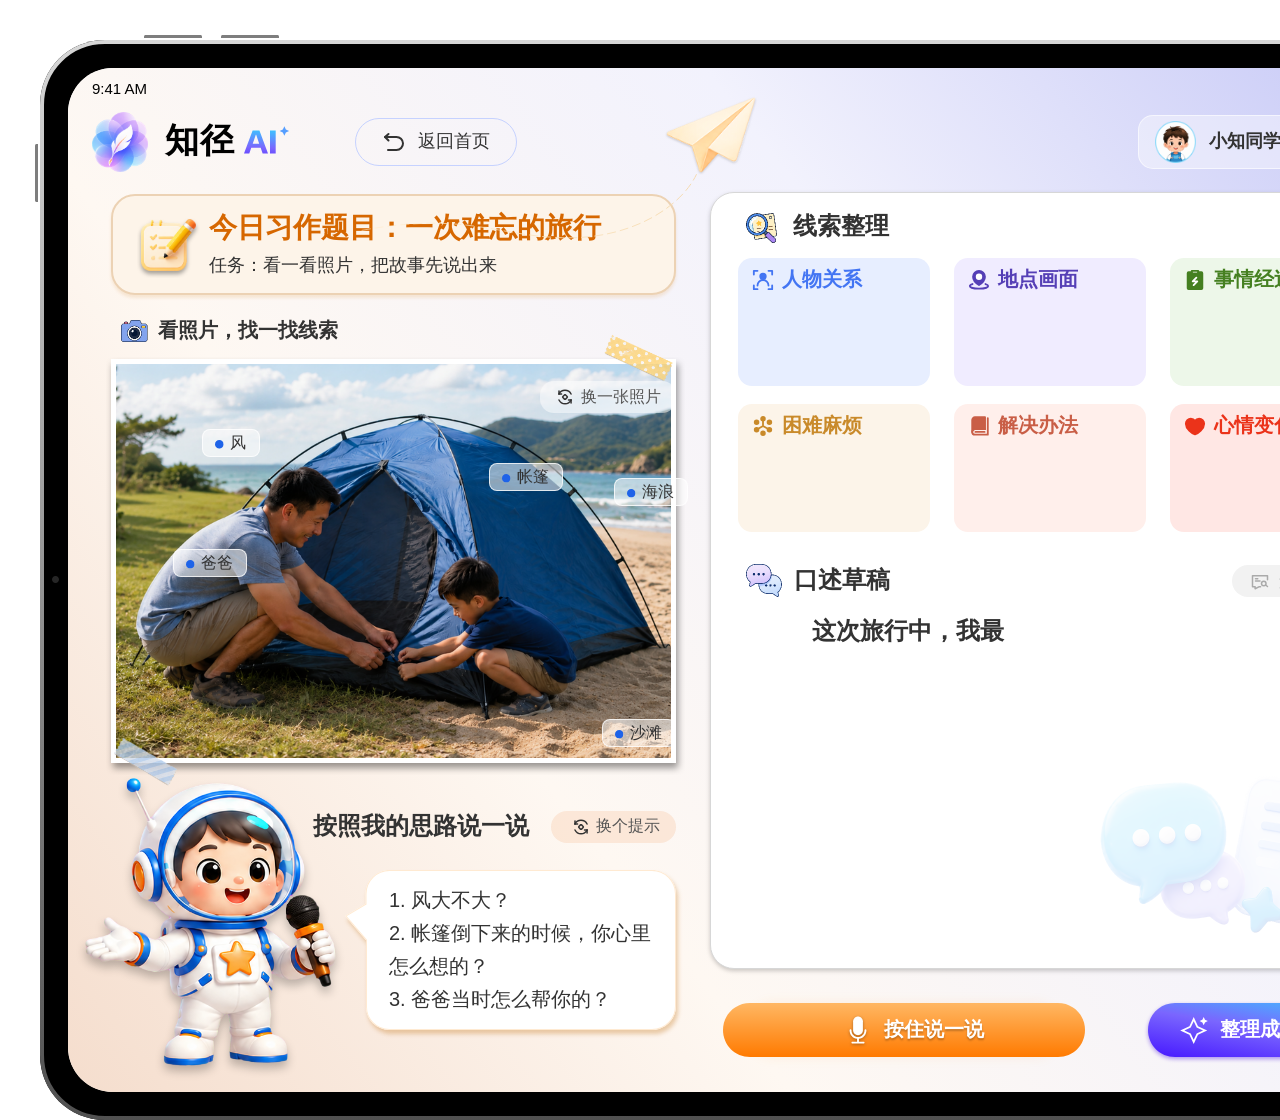
<file: prototype/说经历.html>
﻿<!DOCTYPE html>
<html>
  <head>
    <title>说经历</title>
    <meta http-equiv="X-UA-Compatible" content="IE=edge"/>
    <meta http-equiv="content-type" content="text/html; charset=utf-8"/>
    <link href="resources/css/axure_rp_page.css" type="text/css" rel="stylesheet"/>
    <link href="data/styles.css" type="text/css" rel="stylesheet"/>
    <link href="files/说经历/styles.css" type="text/css" rel="stylesheet"/>
    <link href="https://fonts.googleapis.com" rel="preconnect"/>
    <link href="https://fonts.gstatic.com" rel="preconnect"/>
    <link href="https://fonts.googleapis.com/css2?family=Inter:wght@100..900&display=swap" rel="stylesheet"/>
    <script src="resources/scripts/jquery-3.7.1.min.js"></script>
    <script src="resources/scripts/axure/axQuery.js"></script>
    <script src="resources/scripts/axure/globals.js"></script>
    <script src="resources/scripts/axutils.js"></script>
    <script src="resources/scripts/axure/annotation.js"></script>
    <script src="resources/scripts/axure/axQuery.std.js"></script>
    <script src="resources/scripts/axure/doc.js"></script>
    <script src="resources/scripts/messagecenter.js"></script>
    <script src="resources/scripts/axure/events.js"></script>
    <script src="resources/scripts/axure/recording.js"></script>
    <script src="resources/scripts/axure/action.js"></script>
    <script src="resources/scripts/axure/expr.js"></script>
    <script src="resources/scripts/axure/geometry.js"></script>
    <script src="resources/scripts/axure/flyout.js"></script>
    <script src="resources/scripts/axure/model.js"></script>
    <script src="resources/scripts/axure/repeater.js"></script>
    <script src="resources/scripts/axure/sto.js"></script>
    <script src="resources/scripts/axure/utils.temp.js"></script>
    <script src="resources/scripts/axure/variables.js"></script>
    <script src="resources/scripts/axure/drag.js"></script>
    <script src="resources/scripts/axure/move.js"></script>
    <script src="resources/scripts/axure/visibility.js"></script>
    <script src="resources/scripts/axure/style.js"></script>
    <script src="resources/scripts/axure/adaptive.js"></script>
    <script src="resources/scripts/axure/tree.js"></script>
    <script src="resources/scripts/axure/init.temp.js"></script>
    <script src="resources/scripts/axure/legacy.js"></script>
    <script src="resources/scripts/axure/viewer.js"></script>
    <script src="resources/scripts/axure/math.js"></script>
    <script src="resources/scripts/axure/jquery.nicescroll.min.js"></script>
    <script src="data/document.js"></script>
    <script src="files/说经历/data.js"></script>
    <script type="text/javascript">
      $axure.utils.getTransparentGifPath = function() { return 'resources/images/transparent.gif'; };
      $axure.utils.getOtherPath = function() { return 'resources/Other.html'; };
      $axure.utils.getReloadPath = function() { return 'resources/reload.html'; };
    </script>
  </head>
  <body>
    <div id="base" class="">

      <!-- Unnamed (pad) -->
      <div id="u193" class="nopointer  ax_default">

        <!-- Unnamed (组合) -->
        <div id="u194" class="ax_default" data-left="35" data-top="35" data-width="1427" data-height="1085" layer-opacity="1">

          <!-- Unnamed (矩形) -->
          <div id="u195" class="ax_default _形状 transition notrs">
            <svg data="images/首页/u2.svg" id="u195_img" class="img generatedImage">

  <defs>
    <pattern id="u195_img_bgp" patternUnits="userSpaceOnUse" alignment="0 0" imageRepeat="None" />
    <linearGradient gradientUnits="userSpaceOnUse" x1="711" y1="0" x2="711" y2="1080" id="u195_img_lg318">
      <stop id="Stop319" stop-color="#d7d7d7" offset="0" />
      <stop id="Stop320" stop-color="#515151" offset="1" />
    </linearGradient>
    <mask fill="white" id="u195_img_cl321">
      <path d="M 0 1015  L 0 65  C 0 28.599999999999994  28.599999999999998 0  65 0  L 1357 0  C 1393.4 0  1422 28.599999999999994  1422 65  L 1422 1015  C 1422 1051.4  1393.4 1080  1357 1080  L 65 1080  C 28.599999999999998 1080  0 1051.4  0 1015  Z " fill-rule="evenodd" />
    </mask>
  </defs>
  <g transform="matrix(1 0 0 1 -5 -5 )">
    <path d="M 0 1015  L 0 65  C 0 28.599999999999994  28.599999999999998 0  65 0  L 1357 0  C 1393.4 0  1422 28.599999999999994  1422 65  L 1422 1015  C 1422 1051.4  1393.4 1080  1357 1080  L 65 1080  C 28.599999999999998 1080  0 1051.4  0 1015  Z " fill-rule="nonzero" fill="rgba(0, 0, 0, 1)" stroke="none" transform="matrix(1 0 0 1 5 5 )" class="fill" />
    <path d="M 0 1015  L 0 65  C 0 28.599999999999994  28.599999999999998 0  65 0  L 1357 0  C 1393.4 0  1422 28.599999999999994  1422 65  L 1422 1015  C 1422 1051.4  1393.4 1080  1357 1080  L 65 1080  C 28.599999999999998 1080  0 1051.4  0 1015  Z " stroke-width="8" stroke-dasharray="0" stroke="url(#u195_img_lg318)" fill="none" transform="matrix(1 0 0 1 5 5 )" class="stroke" mask="url(#u195_img_cl321)" />
  </g>
            </svg>
            <div id="u195_text" class="text " style="display:none; visibility: hidden">
              <p></p>
            </div>
          </div>

          <!-- Unnamed (形状) -->
          <div id="u196" class="ax_default _形状 transition notrs">
            <svg data="images/首页/u3.svg" id="u196_img" class="img generatedImage">

  <defs>
    <pattern id="u196_img_bgp" patternUnits="userSpaceOnUse" alignment="0 0" imageRepeat="None" />
    <mask fill="white" id="u196_img_cl322">
      <path d="M 45 1024  C 20.147199999999998 1024  0 1003.8499999999999  0 979  L 0 45  C 0 20.147199999999998  20.147199999999998 0  45 0  L 1321 0  C 1345.85 0  1366 20.147199999999998  1366 45  L 1366 979  C 1366 1003.8499999999999  1345.85 1024  1321 1024  L 45 1024  Z " fill-rule="evenodd" />
    </mask>
  </defs>
  <g transform="matrix(1 0 0 1 -33 -33 )">
    <path d="M 45 1024  C 20.147199999999998 1024  0 1003.8499999999999  0 979  L 0 45  C 0 20.147199999999998  20.147199999999998 0  45 0  L 1321 0  C 1345.85 0  1366 20.147199999999998  1366 45  L 1366 979  C 1366 1003.8499999999999  1345.85 1024  1321 1024  L 45 1024  Z " fill-rule="nonzero" fill="rgba(0, 0, 0, 1)" stroke="none" transform="matrix(1 0 0 1 33 33 )" class="fill" />
    <path d="M 45 1024  C 20.147199999999998 1024  0 1003.8499999999999  0 979  L 0 45  C 0 20.147199999999998  20.147199999999998 0  45 0  L 1321 0  C 1345.85 0  1366 20.147199999999998  1366 45  L 1366 979  C 1366 1003.8499999999999  1345.85 1024  1321 1024  L 45 1024  Z " stroke-width="0" stroke-dasharray="0" stroke="rgba(255, 255, 255, 0)" fill="none" transform="matrix(1 0 0 1 33 33 )" class="stroke" mask="url(#u196_img_cl322)" />
  </g>
            </svg>
            <div id="u196_text" class="text " style="display:none; visibility: hidden">
              <p></p>
            </div>
          </div>

          <!-- Unnamed (矩形) -->
          <div id="u197" class="ax_default _形状 transition notrs">
            <div id="u197_div" class=""></div>
            <div id="u197_text" class="text " style="display:none; visibility: hidden">
              <p></p>
            </div>
          </div>

          <!-- Unnamed (矩形) -->
          <div id="u198" class="ax_default _形状 transition notrs">
            <div id="u198_div" class=""></div>
            <div id="u198_text" class="text " style="display:none; visibility: hidden">
              <p></p>
            </div>
          </div>

          <!-- Unnamed (形状) -->
          <div id="u199" class="ax_default _形状 transition notrs">
            <svg data="images/首页/u6.svg" id="u199_img" class="img generatedImage">

  <defs>
    <pattern id="u199_img_bgp" patternUnits="userSpaceOnUse" alignment="0 0" imageRepeat="None" />
    <mask fill="white" id="u199_img_cl323">
      <path d="M 0 3  L 58 3  L 58 1.5  C 58 0.671999999999997  57.327999999999975 0  56.5 0  L 1.5 0  C 0.671999999999997 0  0 0.671999999999997  0 1.5  L 0 3  Z " fill-rule="evenodd" />
    </mask>
  </defs>
  <g transform="matrix(1 0 0 1 -186 0 )">
    <path d="M 0 3  L 58 3  L 58 1.5  C 58 0.671999999999997  57.327999999999975 0  56.5 0  L 1.5 0  C 0.671999999999997 0  0 0.671999999999997  0 1.5  L 0 3  Z " fill-rule="nonzero" fill="rgba(0, 0, 0, 1)" stroke="none" transform="matrix(1 0 0 1 186 0 )" class="fill" />
    <path d="M 0 3  L 58 3  L 58 1.5  C 58 0.671999999999997  57.327999999999975 0  56.5 0  L 1.5 0  C 0.671999999999997 0  0 0.671999999999997  0 1.5  L 0 3  Z " stroke-width="0" stroke-dasharray="0" stroke="rgba(255, 255, 255, 0)" fill="none" transform="matrix(1 0 0 1 186 0 )" class="stroke" mask="url(#u199_img_cl323)" />
  </g>
            </svg>
            <div id="u199_text" class="text " style="display:none; visibility: hidden">
              <p></p>
            </div>
          </div>

          <!-- Unnamed (形状) -->
          <div id="u200" class="ax_default _形状 transition notrs">
            <svg data="images/首页/u6.svg" id="u200_img" class="img generatedImage">

  <defs>
    <pattern id="u200_img_bgp" patternUnits="userSpaceOnUse" alignment="0 0" imageRepeat="None" />
    <mask fill="white" id="u200_img_cl323">
      <path d="M 0 3  L 58 3  L 58 1.5  C 58 0.671999999999997  57.327999999999975 0  56.5 0  L 1.5 0  C 0.671999999999997 0  0 0.671999999999997  0 1.5  L 0 3  Z " fill-rule="evenodd" />
    </mask>
  </defs>
  <g transform="matrix(1 0 0 1 -186 0 )">
    <path d="M 0 3  L 58 3  L 58 1.5  C 58 0.671999999999997  57.327999999999975 0  56.5 0  L 1.5 0  C 0.671999999999997 0  0 0.671999999999997  0 1.5  L 0 3  Z " fill-rule="nonzero" fill="rgba(0, 0, 0, 1)" stroke="none" transform="matrix(1 0 0 1 186 0 )" class="fill" />
    <path d="M 0 3  L 58 3  L 58 1.5  C 58 0.671999999999997  57.327999999999975 0  56.5 0  L 1.5 0  C 0.671999999999997 0  0 0.671999999999997  0 1.5  L 0 3  Z " stroke-width="0" stroke-dasharray="0" stroke="rgba(255, 255, 255, 0)" fill="none" transform="matrix(1 0 0 1 186 0 )" class="stroke" mask="url(#u200_img_cl323)" />
  </g>
            </svg>
            <div id="u200_text" class="text " style="display:none; visibility: hidden">
              <p></p>
            </div>
          </div>

          <!-- Unnamed (形状) -->
          <div id="u201" class="ax_default _形状 transition notrs">
            <svg data="images/首页/u8.svg" id="u201_img" class="img generatedImage">

  <defs>
    <pattern id="u201_img_bgp" patternUnits="userSpaceOnUse" alignment="0 0" imageRepeat="None" />
    <mask fill="white" id="u201_img_cl324">
      <path d="M 3 58  L 3 0  L 1.5 0  C 0.671999999999997 0  0 0.671999999999997  0 1.5  L 0 56.5  C 0 57.328  0.671999999999997 58  1.5 58  L 3 58  Z " fill-rule="evenodd" />
    </mask>
  </defs>
  <g transform="matrix(1 0 0 1 0 -109 )">
    <path d="M 3 58  L 3 0  L 1.5 0  C 0.671999999999997 0  0 0.671999999999997  0 1.5  L 0 56.5  C 0 57.328  0.671999999999997 58  1.5 58  L 3 58  Z " fill-rule="nonzero" fill="rgba(0, 0, 0, 1)" stroke="none" transform="matrix(1 0 0 1 0 109 )" class="fill" />
    <path d="M 3 58  L 3 0  L 1.5 0  C 0.671999999999997 0  0 0.671999999999997  0 1.5  L 0 56.5  C 0 57.328  0.671999999999997 58  1.5 58  L 3 58  Z " stroke-width="0" stroke-dasharray="0" stroke="rgba(255, 255, 255, 0)" fill="none" transform="matrix(1 0 0 1 0 109 )" class="stroke" mask="url(#u201_img_cl324)" />
  </g>
            </svg>
            <div id="u201_text" class="text " style="display:none; visibility: hidden">
              <p></p>
            </div>
          </div>

          <!-- Unnamed (椭圆) -->
          <div id="u202" class="ax_default _形状 transition notrs">
            <svg data="images/首页/u9.svg" id="u202_img" class="img generatedImage">

  <defs>
    <pattern id="u202_img_bgp" patternUnits="userSpaceOnUse" alignment="0 0" imageRepeat="None" />
    <mask fill="white" id="u202_img_cl325">
      <path d="M 0 6  C 0 2.6399999999999997  2.6399999999999997 0  6 0  C 9.36 0  12 2.6399999999999997  12 6  C 12 9.36  9.36 12  6 12  C 2.6399999999999997 12  0 9.36  0 6  Z " fill-rule="evenodd" />
    </mask>
  </defs>
  <g transform="matrix(1 0 0 1 -15 -539 )">
    <path d="M 0 6  C 0 2.6399999999999997  2.6399999999999997 0  6 0  C 9.36 0  12 2.6399999999999997  12 6  C 12 9.36  9.36 12  6 12  C 2.6399999999999997 12  0 9.36  0 6  Z " fill-rule="nonzero" fill="rgba(0, 0, 0, 1)" stroke="none" transform="matrix(1 0 0 1 15 539 )" class="fill" />
    <path d="M 0 6  C 0 2.6399999999999997  2.6399999999999997 0  6 0  C 9.36 0  12 2.6399999999999997  12 6  C 12 9.36  9.36 12  6 12  C 2.6399999999999997 12  0 9.36  0 6  Z " stroke-width="0" stroke-dasharray="0" stroke="rgba(255, 255, 255, 0)" fill="none" transform="matrix(1 0 0 1 15 539 )" class="stroke" mask="url(#u202_img_cl325)" />
  </g>
            </svg>
            <div id="u202_text" class="text " style="display:none; visibility: hidden">
              <p></p>
            </div>
          </div>

          <!-- Unnamed (椭圆) -->
          <div id="u203" class="ax_default _形状 transition notrs">
            <svg data="images/首页/u9.svg" id="u203_img" class="img generatedImage">

  <defs>
    <pattern id="u203_img_bgp" patternUnits="userSpaceOnUse" alignment="0 0" imageRepeat="None" />
    <mask fill="white" id="u203_img_cl325">
      <path d="M 0 6  C 0 2.6399999999999997  2.6399999999999997 0  6 0  C 9.36 0  12 2.6399999999999997  12 6  C 12 9.36  9.36 12  6 12  C 2.6399999999999997 12  0 9.36  0 6  Z " fill-rule="evenodd" />
    </mask>
  </defs>
  <g transform="matrix(1 0 0 1 -15 -539 )">
    <path d="M 0 6  C 0 2.6399999999999997  2.6399999999999997 0  6 0  C 9.36 0  12 2.6399999999999997  12 6  C 12 9.36  9.36 12  6 12  C 2.6399999999999997 12  0 9.36  0 6  Z " fill-rule="nonzero" fill="rgba(0, 0, 0, 1)" stroke="none" transform="matrix(1 0 0 1 15 539 )" class="fill" />
    <path d="M 0 6  C 0 2.6399999999999997  2.6399999999999997 0  6 0  C 9.36 0  12 2.6399999999999997  12 6  C 12 9.36  9.36 12  6 12  C 2.6399999999999997 12  0 9.36  0 6  Z " stroke-width="0" stroke-dasharray="0" stroke="rgba(255, 255, 255, 0)" fill="none" transform="matrix(1 0 0 1 15 539 )" class="stroke" mask="url(#u203_img_cl325)" />
  </g>
            </svg>
            <div id="u203_text" class="text " style="display:none; visibility: hidden">
              <p></p>
            </div>
          </div>

          <!-- Unnamed (椭圆) -->
          <div id="u204" class="ax_default _形状 transition notrs">
            <svg data="images/首页/u9.svg" id="u204_img" class="img generatedImage">

  <defs>
    <pattern id="u204_img_bgp" patternUnits="userSpaceOnUse" alignment="0 0" imageRepeat="None" />
    <mask fill="white" id="u204_img_cl325">
      <path d="M 0 6  C 0 2.6399999999999997  2.6399999999999997 0  6 0  C 9.36 0  12 2.6399999999999997  12 6  C 12 9.36  9.36 12  6 12  C 2.6399999999999997 12  0 9.36  0 6  Z " fill-rule="evenodd" />
    </mask>
  </defs>
  <g transform="matrix(1 0 0 1 -15 -539 )">
    <path d="M 0 6  C 0 2.6399999999999997  2.6399999999999997 0  6 0  C 9.36 0  12 2.6399999999999997  12 6  C 12 9.36  9.36 12  6 12  C 2.6399999999999997 12  0 9.36  0 6  Z " fill-rule="nonzero" fill="rgba(0, 0, 0, 1)" stroke="none" transform="matrix(1 0 0 1 15 539 )" class="fill" />
    <path d="M 0 6  C 0 2.6399999999999997  2.6399999999999997 0  6 0  C 9.36 0  12 2.6399999999999997  12 6  C 12 9.36  9.36 12  6 12  C 2.6399999999999997 12  0 9.36  0 6  Z " stroke-width="0" stroke-dasharray="0" stroke="rgba(255, 255, 255, 0)" fill="none" transform="matrix(1 0 0 1 15 539 )" class="stroke" mask="url(#u204_img_cl325)" />
  </g>
            </svg>
            <div id="u204_text" class="text " style="display:none; visibility: hidden">
              <p></p>
            </div>
          </div>

          <!-- Unnamed (椭圆) -->
          <div id="u205" class="ax_default _形状 transition notrs">
            <svg data="images/首页/u9.svg" id="u205_img" class="img generatedImage">

  <defs>
    <pattern id="u205_img_bgp" patternUnits="userSpaceOnUse" alignment="0 0" imageRepeat="None" />
    <mask fill="white" id="u205_img_cl325">
      <path d="M 0 6  C 0 2.6399999999999997  2.6399999999999997 0  6 0  C 9.36 0  12 2.6399999999999997  12 6  C 12 9.36  9.36 12  6 12  C 2.6399999999999997 12  0 9.36  0 6  Z " fill-rule="evenodd" />
    </mask>
  </defs>
  <g transform="matrix(1 0 0 1 -15 -539 )">
    <path d="M 0 6  C 0 2.6399999999999997  2.6399999999999997 0  6 0  C 9.36 0  12 2.6399999999999997  12 6  C 12 9.36  9.36 12  6 12  C 2.6399999999999997 12  0 9.36  0 6  Z " fill-rule="nonzero" fill="rgba(0, 0, 0, 1)" stroke="none" transform="matrix(1 0 0 1 15 539 )" class="fill" />
    <path d="M 0 6  C 0 2.6399999999999997  2.6399999999999997 0  6 0  C 9.36 0  12 2.6399999999999997  12 6  C 12 9.36  9.36 12  6 12  C 2.6399999999999997 12  0 9.36  0 6  Z " stroke-width="0" stroke-dasharray="0" stroke="rgba(255, 255, 255, 0)" fill="none" transform="matrix(1 0 0 1 15 539 )" class="stroke" mask="url(#u205_img_cl325)" />
  </g>
            </svg>
            <div id="u205_text" class="text " style="display:none; visibility: hidden">
              <p></p>
            </div>
          </div>

          <!-- Unnamed (椭圆) -->
          <div id="u206" class="ax_default _形状 transition notrs">
            <svg data="images/首页/u13.svg" id="u206_img" class="img generatedImage">

  <defs>
    <pattern id="u206_img_bgp" patternUnits="userSpaceOnUse" alignment="0 0" imageRepeat="None" />
    <mask fill="white" id="u206_img_cl326">
      <path d="M 0 3.5  C 0 1.5399999999999998  1.5399999999999998 0  3.5 0  C 5.46 0  7 1.5399999999999998  7 3.5  C 7 5.46  5.46 7  3.5 7  C 1.5399999999999998 7  0 5.46  0 3.5  Z " fill-rule="evenodd" />
    </mask>
  </defs>
  <g transform="matrix(1 0 0 1 -17 -541 )">
    <path d="M 0 3.5  C 0 1.5399999999999998  1.5399999999999998 0  3.5 0  C 5.46 0  7 1.5399999999999998  7 3.5  C 7 5.46  5.46 7  3.5 7  C 1.5399999999999998 7  0 5.46  0 3.5  Z " fill-rule="nonzero" fill="rgba(255, 255, 255, 1)" stroke="none" transform="matrix(1 0 0 1 17 541 )" class="fill" />
    <path d="M 0 3.5  C 0 1.5399999999999998  1.5399999999999998 0  3.5 0  C 5.46 0  7 1.5399999999999998  7 3.5  C 7 5.46  5.46 7  3.5 7  C 1.5399999999999998 7  0 5.46  0 3.5  Z " stroke-width="0" stroke-dasharray="0" stroke="rgba(255, 255, 255, 0)" fill="none" transform="matrix(1 0 0 1 17 541 )" class="stroke" mask="url(#u206_img_cl326)" />
  </g>
            </svg>
            <div id="u206_text" class="text " style="display:none; visibility: hidden">
              <p></p>
            </div>
          </div>

          <!-- Unnamed (矩形) -->
          <div id="u207" class="ax_default _文本 transition notrs">
            <div id="u207_div" class=""></div>
            <div id="u207_text" class="text ">
              <p><span>9:41 AM</span></p>
            </div>
          </div>

          <!-- Unnamed (矩形) -->
          <div id="u208" class="ax_default _文本 transition notrs">
            <div id="u208_div" class=""></div>
            <div id="u208_text" class="text ">
              <p><span>100%</span></p>
            </div>
          </div>

          <!-- Unnamed (形状) -->
          <div id="u209" class="ax_default _形状 transition notrs">
            <svg data="images/首页/u16.svg" id="u209_img" class="img generatedImage">

  <defs>
    <pattern id="u209_img_bgp" patternUnits="userSpaceOnUse" alignment="0 0" imageRepeat="None" />
    <mask fill="white" id="u209_img_cl327">
      <path d="M 1.6900000000000546 5  C 3.2999999999999545 3.468999999999994  5.440000000000055 2.614999999999995  7.670000000000073 2.614999999999995  C 9.8900000000001 2.614999999999995  12.029999999999973 3.468999999999994  13.6400000000001 5  C 13.769999999999982 5.119  13.960000000000036 5.117000000000004  14.079999999999927 4.997  L 15.240000000000009 3.826999999999998  C 15.299999999999955 3.7660000000000053  15.329999999999927 3.683000000000007  15.329999999999927 3.596999999999994  C 15.329999999999927 3.5120000000000005  15.299999999999955 3.429000000000002  15.240000000000009 3.3689999999999998  C 11 -0.6830000000000069  4.329999999999927 -0.6830000000000069  0.09999999999990905 3.3689999999999998  C 0.03999999999996362 3.429000000000002  0 3.5109999999999957  0 3.596999999999994  C 0 3.683000000000007  0.029999999999972715 3.7660000000000053  0.08999999999991815 3.826999999999998  L 1.25 4.997  C 1.3699999999998909 5.117000000000004  1.5699999999999363 5.119  1.6900000000000546 5  Z M 4.3599999999999 7.695999999999998  C 5.269999999999982 6.876999999999995  6.4500000000000455 6.423000000000002  7.670000000000073 6.421999999999997  C 8.8900000000001 6.421999999999997  10.069999999999936 6.876000000000005  10.970000000000027 7.695999999999998  C 11.099999999999909 7.811999999999998  11.289999999999964 7.810000000000002  11.410000000000082 7.689999999999998  L 12.569999999999936 6.519999999999996  C 12.63000000000011 6.457999999999998  12.660000000000082 6.375  12.660000000000082 6.2890000000000015  C 12.660000000000082 6.201999999999998  12.63000000000011 6.119  12.559999999999945 6.0589999999999975  C 9.799999999999955 3.4950000000000045  5.529999999999973 3.4950000000000045  2.769999999999982 6.0589999999999975  C 2.7100000000000364 6.119  2.6700000000000728 6.201999999999998  2.6700000000000728 6.2890000000000015  C 2.6700000000000728 6.375  2.7100000000000364 6.457999999999998  2.769999999999982 6.519999999999996  L 3.9300000000000637 7.689999999999998  C 4.0499999999999545 7.810000000000002  4.240000000000009 7.811999999999998  4.3599999999999 7.695999999999998  Z M 9.8900000000001 8.757000000000005  C 9.950000000000045 8.814999999999998  9.990000000000009 8.897000000000006  9.990000000000009 8.983999999999995  C 9.990000000000009 9.070999999999998  9.960000000000036 9.153999999999996  9.900000000000091 9.215000000000003  L 7.8900000000001 11.236999999999995  C 7.829999999999927 11.296999999999997  7.75 11.329999999999998  7.670000000000073 11.329999999999998  C 7.579999999999927 11.329999999999998  7.5 11.296999999999997  7.440000000000055 11.236999999999995  L 5.440000000000055 9.215000000000003  C 5.380000000000109 9.153999999999996  5.339999999999918 9.070999999999998  5.339999999999918 8.983999999999995  C 5.349999999999909 8.897000000000006  5.380000000000109 8.814999999999998  5.4500000000000455 8.757000000000005  C 6.730000000000018 7.674999999999997  8.599999999999909 7.674999999999997  9.8900000000001 8.757000000000005  Z " fill-rule="evenodd" />
    </mask>
  </defs>
  <g transform="matrix(1 0 0 1 -1277 -48 )">
    <path d="M 1.6900000000000546 5  C 3.2999999999999545 3.468999999999994  5.440000000000055 2.614999999999995  7.670000000000073 2.614999999999995  C 9.8900000000001 2.614999999999995  12.029999999999973 3.468999999999994  13.6400000000001 5  C 13.769999999999982 5.119  13.960000000000036 5.117000000000004  14.079999999999927 4.997  L 15.240000000000009 3.826999999999998  C 15.299999999999955 3.7660000000000053  15.329999999999927 3.683000000000007  15.329999999999927 3.596999999999994  C 15.329999999999927 3.5120000000000005  15.299999999999955 3.429000000000002  15.240000000000009 3.3689999999999998  C 11 -0.6830000000000069  4.329999999999927 -0.6830000000000069  0.09999999999990905 3.3689999999999998  C 0.03999999999996362 3.429000000000002  0 3.5109999999999957  0 3.596999999999994  C 0 3.683000000000007  0.029999999999972715 3.7660000000000053  0.08999999999991815 3.826999999999998  L 1.25 4.997  C 1.3699999999998909 5.117000000000004  1.5699999999999363 5.119  1.6900000000000546 5  Z M 4.3599999999999 7.695999999999998  C 5.269999999999982 6.876999999999995  6.4500000000000455 6.423000000000002  7.670000000000073 6.421999999999997  C 8.8900000000001 6.421999999999997  10.069999999999936 6.876000000000005  10.970000000000027 7.695999999999998  C 11.099999999999909 7.811999999999998  11.289999999999964 7.810000000000002  11.410000000000082 7.689999999999998  L 12.569999999999936 6.519999999999996  C 12.63000000000011 6.457999999999998  12.660000000000082 6.375  12.660000000000082 6.2890000000000015  C 12.660000000000082 6.201999999999998  12.63000000000011 6.119  12.559999999999945 6.0589999999999975  C 9.799999999999955 3.4950000000000045  5.529999999999973 3.4950000000000045  2.769999999999982 6.0589999999999975  C 2.7100000000000364 6.119  2.6700000000000728 6.201999999999998  2.6700000000000728 6.2890000000000015  C 2.6700000000000728 6.375  2.7100000000000364 6.457999999999998  2.769999999999982 6.519999999999996  L 3.9300000000000637 7.689999999999998  C 4.0499999999999545 7.810000000000002  4.240000000000009 7.811999999999998  4.3599999999999 7.695999999999998  Z M 9.8900000000001 8.757000000000005  C 9.950000000000045 8.814999999999998  9.990000000000009 8.897000000000006  9.990000000000009 8.983999999999995  C 9.990000000000009 9.070999999999998  9.960000000000036 9.153999999999996  9.900000000000091 9.215000000000003  L 7.8900000000001 11.236999999999995  C 7.829999999999927 11.296999999999997  7.75 11.329999999999998  7.670000000000073 11.329999999999998  C 7.579999999999927 11.329999999999998  7.5 11.296999999999997  7.440000000000055 11.236999999999995  L 5.440000000000055 9.215000000000003  C 5.380000000000109 9.153999999999996  5.339999999999918 9.070999999999998  5.339999999999918 8.983999999999995  C 5.349999999999909 8.897000000000006  5.380000000000109 8.814999999999998  5.4500000000000455 8.757000000000005  C 6.730000000000018 7.674999999999997  8.599999999999909 7.674999999999997  9.8900000000001 8.757000000000005  Z " fill-rule="nonzero" fill="rgba(0, 0, 0, 1)" stroke="none" transform="matrix(1 0 0 1 1277 48 )" class="fill" />
    <path d="M 1.6900000000000546 5  C 3.2999999999999545 3.468999999999994  5.440000000000055 2.614999999999995  7.670000000000073 2.614999999999995  C 9.8900000000001 2.614999999999995  12.029999999999973 3.468999999999994  13.6400000000001 5  C 13.769999999999982 5.119  13.960000000000036 5.117000000000004  14.079999999999927 4.997  L 15.240000000000009 3.826999999999998  C 15.299999999999955 3.7660000000000053  15.329999999999927 3.683000000000007  15.329999999999927 3.596999999999994  C 15.329999999999927 3.5120000000000005  15.299999999999955 3.429000000000002  15.240000000000009 3.3689999999999998  C 11 -0.6830000000000069  4.329999999999927 -0.6830000000000069  0.09999999999990905 3.3689999999999998  C 0.03999999999996362 3.429000000000002  0 3.5109999999999957  0 3.596999999999994  C 0 3.683000000000007  0.029999999999972715 3.7660000000000053  0.08999999999991815 3.826999999999998  L 1.25 4.997  C 1.3699999999998909 5.117000000000004  1.5699999999999363 5.119  1.6900000000000546 5  Z " stroke-width="0" stroke-dasharray="0" stroke="rgba(255, 255, 255, 0)" fill="none" transform="matrix(1 0 0 1 1277 48 )" class="stroke" mask="url(#u209_img_cl327)" />
    <path d="M 4.3599999999999 7.695999999999998  C 5.269999999999982 6.876999999999995  6.4500000000000455 6.423000000000002  7.670000000000073 6.421999999999997  C 8.8900000000001 6.421999999999997  10.069999999999936 6.876000000000005  10.970000000000027 7.695999999999998  C 11.099999999999909 7.811999999999998  11.289999999999964 7.810000000000002  11.410000000000082 7.689999999999998  L 12.569999999999936 6.519999999999996  C 12.63000000000011 6.457999999999998  12.660000000000082 6.375  12.660000000000082 6.2890000000000015  C 12.660000000000082 6.201999999999998  12.63000000000011 6.119  12.559999999999945 6.0589999999999975  C 9.799999999999955 3.4950000000000045  5.529999999999973 3.4950000000000045  2.769999999999982 6.0589999999999975  C 2.7100000000000364 6.119  2.6700000000000728 6.201999999999998  2.6700000000000728 6.2890000000000015  C 2.6700000000000728 6.375  2.7100000000000364 6.457999999999998  2.769999999999982 6.519999999999996  L 3.9300000000000637 7.689999999999998  C 4.0499999999999545 7.810000000000002  4.240000000000009 7.811999999999998  4.3599999999999 7.695999999999998  Z " stroke-width="0" stroke-dasharray="0" stroke="rgba(255, 255, 255, 0)" fill="none" transform="matrix(1 0 0 1 1277 48 )" class="stroke" mask="url(#u209_img_cl327)" />
    <path d="M 9.8900000000001 8.757000000000005  C 9.950000000000045 8.814999999999998  9.990000000000009 8.897000000000006  9.990000000000009 8.983999999999995  C 9.990000000000009 9.070999999999998  9.960000000000036 9.153999999999996  9.900000000000091 9.215000000000003  L 7.8900000000001 11.236999999999995  C 7.829999999999927 11.296999999999997  7.75 11.329999999999998  7.670000000000073 11.329999999999998  C 7.579999999999927 11.329999999999998  7.5 11.296999999999997  7.440000000000055 11.236999999999995  L 5.440000000000055 9.215000000000003  C 5.380000000000109 9.153999999999996  5.339999999999918 9.070999999999998  5.339999999999918 8.983999999999995  C 5.349999999999909 8.897000000000006  5.380000000000109 8.814999999999998  5.4500000000000455 8.757000000000005  C 6.730000000000018 7.674999999999997  8.599999999999909 7.674999999999997  9.8900000000001 8.757000000000005  Z " stroke-width="0" stroke-dasharray="0" stroke="rgba(255, 255, 255, 0)" fill="none" transform="matrix(1 0 0 1 1277 48 )" class="stroke" mask="url(#u209_img_cl327)" />
  </g>
            </svg>
            <div id="u209_text" class="text " style="display:none; visibility: hidden">
              <p></p>
            </div>
          </div>

          <!-- Unnamed (SVG) -->
          <div id="u210" class="ax_default _图像 transition notrs">
            <img id="u210_img" class="img " src="images/首页/u17.svg"/>
            <div id="u210_text" class="text " style="display:none; visibility: hidden">
              <p></p>
            </div>
          </div>
        </div>
      </div>

      <!-- bg (动态面板) -->
      <div id="u211" class="ax_default" data-label="bg">
        <div id="u211_state0" class="panel_state" data-label="状态 2" style="">
          <div id="u211_state0_content" class="panel_state_content">

            <!-- Unnamed (矩形) -->
            <div id="u212" class="ax_default _形状 transition notrs">
              <svg data="images/首页/u19.svg" id="u212_img" class="img generatedImage">

  <defs>
    <linearGradient gradientUnits="userSpaceOnUse" x1="1292.9523809523805" y1="23.42857142857143" x2="22.476190476191352" y2="1024" id="u212_img_lg328">
      <stop id="Stop329" stop-color="#cbcdf7" offset="0" />
      <stop id="Stop330" stop-color="#f2f2fd" offset="0.31" />
      <stop id="Stop331" stop-color="#fef8f2" offset="0.66" />
      <stop id="Stop332" stop-color="#f5dece" offset="1" />
    </linearGradient>
    <pattern id="u212_img_bgp" patternUnits="userSpaceOnUse" alignment="0 0" imageRepeat="None" />
    <mask fill="white" id="u212_img_cl333">
      <path d="M 0 979  L 0 45  C 0 19.799999999999997  19.799999999999997 0  45 0  L 1321 0  C 1346.2 0  1366 19.799999999999997  1366 45  L 1366 979  C 1366 1004.2  1346.2 1024  1321 1024  L 45 1024  C 19.799999999999997 1024  0 1004.2  0 979  Z " fill-rule="evenodd" />
    </mask>
  </defs>
  <g>
    <path d="M 0 979  L 0 45  C 0 19.799999999999997  19.799999999999997 0  45 0  L 1321 0  C 1346.2 0  1366 19.799999999999997  1366 45  L 1366 979  C 1366 1004.2  1346.2 1024  1321 1024  L 45 1024  C 19.799999999999997 1024  0 1004.2  0 979  Z " fill-rule="nonzero" fill="url(#u212_img_lg328)" stroke="none" class="fill" />
    <path d="M 0 979  L 0 45  C 0 19.799999999999997  19.799999999999997 0  45 0  L 1321 0  C 1346.2 0  1366 19.799999999999997  1366 45  L 1366 979  C 1366 1004.2  1346.2 1024  1321 1024  L 45 1024  C 19.799999999999997 1024  0 1004.2  0 979  Z " stroke-width="0" stroke-dasharray="0" stroke="rgba(255, 255, 255, 0)" fill="none" class="stroke" mask="url(#u212_img_cl333)" />
  </g>
              </svg>
              <div id="u212_text" class="text " style="display:none; visibility: hidden">
                <p></p>
              </div>
            </div>

            <!-- Unnamed (矩形) -->
            <div id="u213" class="ax_default _文本 transition notrs">
              <div id="u213_div" class=""></div>
              <div id="u213_text" class="text ">
                <p><span>9:41 AM</span></p>
              </div>
            </div>

            <!-- Unnamed (矩形) -->
            <div id="u214" class="ax_default _文本 transition notrs">
              <div id="u214_div" class=""></div>
              <div id="u214_text" class="text ">
                <p><span>100%</span></p>
              </div>
            </div>

            <!-- Unnamed (形状) -->
            <div id="u215" class="ax_default _形状 transition notrs">
              <svg data="images/首页/u16.svg" id="u215_img" class="img generatedImage">

  <defs>
    <pattern id="u215_img_bgp" patternUnits="userSpaceOnUse" alignment="0 0" imageRepeat="None" />
    <mask fill="white" id="u215_img_cl327">
      <path d="M 1.6900000000000546 5  C 3.2999999999999545 3.468999999999994  5.440000000000055 2.614999999999995  7.670000000000073 2.614999999999995  C 9.8900000000001 2.614999999999995  12.029999999999973 3.468999999999994  13.6400000000001 5  C 13.769999999999982 5.119  13.960000000000036 5.117000000000004  14.079999999999927 4.997  L 15.240000000000009 3.826999999999998  C 15.299999999999955 3.7660000000000053  15.329999999999927 3.683000000000007  15.329999999999927 3.596999999999994  C 15.329999999999927 3.5120000000000005  15.299999999999955 3.429000000000002  15.240000000000009 3.3689999999999998  C 11 -0.6830000000000069  4.329999999999927 -0.6830000000000069  0.09999999999990905 3.3689999999999998  C 0.03999999999996362 3.429000000000002  0 3.5109999999999957  0 3.596999999999994  C 0 3.683000000000007  0.029999999999972715 3.7660000000000053  0.08999999999991815 3.826999999999998  L 1.25 4.997  C 1.3699999999998909 5.117000000000004  1.5699999999999363 5.119  1.6900000000000546 5  Z M 4.3599999999999 7.695999999999998  C 5.269999999999982 6.876999999999995  6.4500000000000455 6.423000000000002  7.670000000000073 6.421999999999997  C 8.8900000000001 6.421999999999997  10.069999999999936 6.876000000000005  10.970000000000027 7.695999999999998  C 11.099999999999909 7.811999999999998  11.289999999999964 7.810000000000002  11.410000000000082 7.689999999999998  L 12.569999999999936 6.519999999999996  C 12.63000000000011 6.457999999999998  12.660000000000082 6.375  12.660000000000082 6.2890000000000015  C 12.660000000000082 6.201999999999998  12.63000000000011 6.119  12.559999999999945 6.0589999999999975  C 9.799999999999955 3.4950000000000045  5.529999999999973 3.4950000000000045  2.769999999999982 6.0589999999999975  C 2.7100000000000364 6.119  2.6700000000000728 6.201999999999998  2.6700000000000728 6.2890000000000015  C 2.6700000000000728 6.375  2.7100000000000364 6.457999999999998  2.769999999999982 6.519999999999996  L 3.9300000000000637 7.689999999999998  C 4.0499999999999545 7.810000000000002  4.240000000000009 7.811999999999998  4.3599999999999 7.695999999999998  Z M 9.8900000000001 8.757000000000005  C 9.950000000000045 8.814999999999998  9.990000000000009 8.897000000000006  9.990000000000009 8.983999999999995  C 9.990000000000009 9.070999999999998  9.960000000000036 9.153999999999996  9.900000000000091 9.215000000000003  L 7.8900000000001 11.236999999999995  C 7.829999999999927 11.296999999999997  7.75 11.329999999999998  7.670000000000073 11.329999999999998  C 7.579999999999927 11.329999999999998  7.5 11.296999999999997  7.440000000000055 11.236999999999995  L 5.440000000000055 9.215000000000003  C 5.380000000000109 9.153999999999996  5.339999999999918 9.070999999999998  5.339999999999918 8.983999999999995  C 5.349999999999909 8.897000000000006  5.380000000000109 8.814999999999998  5.4500000000000455 8.757000000000005  C 6.730000000000018 7.674999999999997  8.599999999999909 7.674999999999997  9.8900000000001 8.757000000000005  Z " fill-rule="evenodd" />
    </mask>
  </defs>
  <g transform="matrix(1 0 0 1 -1277 -48 )">
    <path d="M 1.6900000000000546 5  C 3.2999999999999545 3.468999999999994  5.440000000000055 2.614999999999995  7.670000000000073 2.614999999999995  C 9.8900000000001 2.614999999999995  12.029999999999973 3.468999999999994  13.6400000000001 5  C 13.769999999999982 5.119  13.960000000000036 5.117000000000004  14.079999999999927 4.997  L 15.240000000000009 3.826999999999998  C 15.299999999999955 3.7660000000000053  15.329999999999927 3.683000000000007  15.329999999999927 3.596999999999994  C 15.329999999999927 3.5120000000000005  15.299999999999955 3.429000000000002  15.240000000000009 3.3689999999999998  C 11 -0.6830000000000069  4.329999999999927 -0.6830000000000069  0.09999999999990905 3.3689999999999998  C 0.03999999999996362 3.429000000000002  0 3.5109999999999957  0 3.596999999999994  C 0 3.683000000000007  0.029999999999972715 3.7660000000000053  0.08999999999991815 3.826999999999998  L 1.25 4.997  C 1.3699999999998909 5.117000000000004  1.5699999999999363 5.119  1.6900000000000546 5  Z M 4.3599999999999 7.695999999999998  C 5.269999999999982 6.876999999999995  6.4500000000000455 6.423000000000002  7.670000000000073 6.421999999999997  C 8.8900000000001 6.421999999999997  10.069999999999936 6.876000000000005  10.970000000000027 7.695999999999998  C 11.099999999999909 7.811999999999998  11.289999999999964 7.810000000000002  11.410000000000082 7.689999999999998  L 12.569999999999936 6.519999999999996  C 12.63000000000011 6.457999999999998  12.660000000000082 6.375  12.660000000000082 6.2890000000000015  C 12.660000000000082 6.201999999999998  12.63000000000011 6.119  12.559999999999945 6.0589999999999975  C 9.799999999999955 3.4950000000000045  5.529999999999973 3.4950000000000045  2.769999999999982 6.0589999999999975  C 2.7100000000000364 6.119  2.6700000000000728 6.201999999999998  2.6700000000000728 6.2890000000000015  C 2.6700000000000728 6.375  2.7100000000000364 6.457999999999998  2.769999999999982 6.519999999999996  L 3.9300000000000637 7.689999999999998  C 4.0499999999999545 7.810000000000002  4.240000000000009 7.811999999999998  4.3599999999999 7.695999999999998  Z M 9.8900000000001 8.757000000000005  C 9.950000000000045 8.814999999999998  9.990000000000009 8.897000000000006  9.990000000000009 8.983999999999995  C 9.990000000000009 9.070999999999998  9.960000000000036 9.153999999999996  9.900000000000091 9.215000000000003  L 7.8900000000001 11.236999999999995  C 7.829999999999927 11.296999999999997  7.75 11.329999999999998  7.670000000000073 11.329999999999998  C 7.579999999999927 11.329999999999998  7.5 11.296999999999997  7.440000000000055 11.236999999999995  L 5.440000000000055 9.215000000000003  C 5.380000000000109 9.153999999999996  5.339999999999918 9.070999999999998  5.339999999999918 8.983999999999995  C 5.349999999999909 8.897000000000006  5.380000000000109 8.814999999999998  5.4500000000000455 8.757000000000005  C 6.730000000000018 7.674999999999997  8.599999999999909 7.674999999999997  9.8900000000001 8.757000000000005  Z " fill-rule="nonzero" fill="rgba(0, 0, 0, 1)" stroke="none" transform="matrix(1 0 0 1 1277 48 )" class="fill" />
    <path d="M 1.6900000000000546 5  C 3.2999999999999545 3.468999999999994  5.440000000000055 2.614999999999995  7.670000000000073 2.614999999999995  C 9.8900000000001 2.614999999999995  12.029999999999973 3.468999999999994  13.6400000000001 5  C 13.769999999999982 5.119  13.960000000000036 5.117000000000004  14.079999999999927 4.997  L 15.240000000000009 3.826999999999998  C 15.299999999999955 3.7660000000000053  15.329999999999927 3.683000000000007  15.329999999999927 3.596999999999994  C 15.329999999999927 3.5120000000000005  15.299999999999955 3.429000000000002  15.240000000000009 3.3689999999999998  C 11 -0.6830000000000069  4.329999999999927 -0.6830000000000069  0.09999999999990905 3.3689999999999998  C 0.03999999999996362 3.429000000000002  0 3.5109999999999957  0 3.596999999999994  C 0 3.683000000000007  0.029999999999972715 3.7660000000000053  0.08999999999991815 3.826999999999998  L 1.25 4.997  C 1.3699999999998909 5.117000000000004  1.5699999999999363 5.119  1.6900000000000546 5  Z " stroke-width="0" stroke-dasharray="0" stroke="rgba(255, 255, 255, 0)" fill="none" transform="matrix(1 0 0 1 1277 48 )" class="stroke" mask="url(#u215_img_cl327)" />
    <path d="M 4.3599999999999 7.695999999999998  C 5.269999999999982 6.876999999999995  6.4500000000000455 6.423000000000002  7.670000000000073 6.421999999999997  C 8.8900000000001 6.421999999999997  10.069999999999936 6.876000000000005  10.970000000000027 7.695999999999998  C 11.099999999999909 7.811999999999998  11.289999999999964 7.810000000000002  11.410000000000082 7.689999999999998  L 12.569999999999936 6.519999999999996  C 12.63000000000011 6.457999999999998  12.660000000000082 6.375  12.660000000000082 6.2890000000000015  C 12.660000000000082 6.201999999999998  12.63000000000011 6.119  12.559999999999945 6.0589999999999975  C 9.799999999999955 3.4950000000000045  5.529999999999973 3.4950000000000045  2.769999999999982 6.0589999999999975  C 2.7100000000000364 6.119  2.6700000000000728 6.201999999999998  2.6700000000000728 6.2890000000000015  C 2.6700000000000728 6.375  2.7100000000000364 6.457999999999998  2.769999999999982 6.519999999999996  L 3.9300000000000637 7.689999999999998  C 4.0499999999999545 7.810000000000002  4.240000000000009 7.811999999999998  4.3599999999999 7.695999999999998  Z " stroke-width="0" stroke-dasharray="0" stroke="rgba(255, 255, 255, 0)" fill="none" transform="matrix(1 0 0 1 1277 48 )" class="stroke" mask="url(#u215_img_cl327)" />
    <path d="M 9.8900000000001 8.757000000000005  C 9.950000000000045 8.814999999999998  9.990000000000009 8.897000000000006  9.990000000000009 8.983999999999995  C 9.990000000000009 9.070999999999998  9.960000000000036 9.153999999999996  9.900000000000091 9.215000000000003  L 7.8900000000001 11.236999999999995  C 7.829999999999927 11.296999999999997  7.75 11.329999999999998  7.670000000000073 11.329999999999998  C 7.579999999999927 11.329999999999998  7.5 11.296999999999997  7.440000000000055 11.236999999999995  L 5.440000000000055 9.215000000000003  C 5.380000000000109 9.153999999999996  5.339999999999918 9.070999999999998  5.339999999999918 8.983999999999995  C 5.349999999999909 8.897000000000006  5.380000000000109 8.814999999999998  5.4500000000000455 8.757000000000005  C 6.730000000000018 7.674999999999997  8.599999999999909 7.674999999999997  9.8900000000001 8.757000000000005  Z " stroke-width="0" stroke-dasharray="0" stroke="rgba(255, 255, 255, 0)" fill="none" transform="matrix(1 0 0 1 1277 48 )" class="stroke" mask="url(#u215_img_cl327)" />
  </g>
              </svg>
              <div id="u215_text" class="text " style="display:none; visibility: hidden">
                <p></p>
              </div>
            </div>

            <!-- Unnamed (SVG) -->
            <div id="u216" class="ax_default _图像 transition notrs">
              <img id="u216_img" class="img " src="images/首页/u17.svg"/>
              <div id="u216_text" class="text " style="display:none; visibility: hidden">
                <p></p>
              </div>
            </div>

            <!-- Unnamed (图像) -->
            <div id="u217" class="ax_default _图像 transition notrs">
              <img id="u217_img" class="img " src="images/首页/u37.png"/>
              <div id="u217_text" class="text " style="display:none; visibility: hidden">
                <p></p>
              </div>
            </div>

            <!-- Unnamed (矩形) -->
            <div id="u218" class="ax_default _标题_3 transition notrs">
              <div id="u218_div" class=""></div>
              <div id="u218_text" class="text ">
                <p><span>知径</span></p>
              </div>
            </div>

            <!-- Unnamed (矩形) -->
            <div id="u219" class="ax_default box_2 transition notrs">
              <div id="u219_div" class=""></div>
              <div id="u219_text" class="text " style="display:none; visibility: hidden">
                <p></p>
              </div>
            </div>

            <!-- Unnamed (SVG) -->
            <div id="u220" class="ax_default _图像 transition notrs">
              <img id="u220_img" class="img " src="images/首页/u115.svg"/>
              <div id="u220_text" class="text " style="display:none; visibility: hidden">
                <p></p>
              </div>
            </div>

            <!-- Unnamed (SVG) -->
            <div id="u221" class="ax_default _图像 transition notrs">
              <img id="u221_img" class="img " src="images/首页/u116.svg"/>
              <div id="u221_text" class="text " style="display:none; visibility: hidden">
                <p></p>
              </div>
            </div>

            <!-- Unnamed (组合) -->
            <div id="u222" class="ax_default" data-left="1087" data-top="53" data-width="125" data-height="42" layer-opacity="1">

              <!-- Unnamed (图像) -->
              <div id="u223" class="ax_default _图像 transition notrs">
                <img id="u223_img" class="img " src="images/首页/u118.png"/>
                <div id="u223_text" class="text " style="display:none; visibility: hidden">
                  <p></p>
                </div>
              </div>

              <!-- Unnamed (矩形) -->
              <div id="u224" class="ax_default _标题_3 transition notrs">
                <div id="u224_div" class=""></div>
                <div id="u224_text" class="text ">
                  <p><span>小知同学</span></p>
                </div>
              </div>
            </div>

            <!-- Unnamed (形状) -->
            <div id="u225" class="ax_default _形状 transition notrs">
              <svg data="images/首页/u120.svg" id="u225_img" class="img generatedImage">

  <defs>
    <linearGradient gradientUnits="userSpaceOnUse" x1="24.43717679944129" y1="71.16692442519724" x2="28.059818308875236" y2="-2.407670893906584" id="u225_img_lg346">
      <stop id="Stop347" stop-color="#5d7cff" offset="0" />
      <stop id="Stop348" stop-color="#4516ff" offset="0.44" />
      <stop id="Stop349" stop-color="#7a66fe" offset="0.72" />
      <stop id="Stop350" stop-color="#35cfff" offset="1" />
      <stop id="Stop351" stop-color="#34ceff" offset="1" />
    </linearGradient>
    <pattern id="u225_img_bgp" patternUnits="userSpaceOnUse" alignment="0 0" imageRepeat="None" />
    <mask fill="white" id="u225_img_cl352">
      <path d="M 15.433326407042955 0.4333381952002213  L 23.999989229094922 23.566661146577815  L 18.633324970922274 23.566661146577815  L 16.66665918687147 17.833330386294023  L 7.266663405475981 17.833330386294023  L 5.266664303051357 23.566661146577815  L 0 23.566661146577815  L 8.633329458799437 0.4333381952002213  L 15.433326407042955 0.4333381952002213  Z M 31.69998577342949 0.4333381952002213  L 31.69998577342949 23.566661146577815  L 26 23.566661146577815  L 26 0.4333381952002213  L 31.69998577342949 0.4333381952002213  Z M 12.199994524789929 4.8666695389080274  L 11.799994704304993 4.8666695389080274  L 8.733329413920671 13.63333227120242  L 15.19999317842678 13.63333227120242  L 12.199994524789929 4.8666695389080274  Z " fill-rule="evenodd" />
    </mask>
  </defs>
  <g transform="matrix(1 0 0 1 -176 -62 )">
    <path d="M 15.433326407042955 0.4333381952002213  L 23.999989229094922 23.566661146577815  L 18.633324970922274 23.566661146577815  L 16.66665918687147 17.833330386294023  L 7.266663405475981 17.833330386294023  L 5.266664303051357 23.566661146577815  L 0 23.566661146577815  L 8.633329458799437 0.4333381952002213  L 15.433326407042955 0.4333381952002213  Z M 31.69998577342949 0.4333381952002213  L 31.69998577342949 23.566661146577815  L 26 23.566661146577815  L 26 0.4333381952002213  L 31.69998577342949 0.4333381952002213  Z M 12.199994524789929 4.8666695389080274  L 11.799994704304993 4.8666695389080274  L 8.733329413920671 13.63333227120242  L 15.19999317842678 13.63333227120242  L 12.199994524789929 4.8666695389080274  Z " fill-rule="nonzero" fill="url(#u225_img_lg346)" stroke="none" transform="matrix(1 0 0 1 176 62 )" class="fill" />
    <path d="M 15.433326407042955 0.4333381952002213  L 23.999989229094922 23.566661146577815  L 18.633324970922274 23.566661146577815  L 16.66665918687147 17.833330386294023  L 7.266663405475981 17.833330386294023  L 5.266664303051357 23.566661146577815  L 0 23.566661146577815  L 8.633329458799437 0.4333381952002213  L 15.433326407042955 0.4333381952002213  Z " stroke-width="0" stroke-dasharray="0" stroke="rgba(255, 255, 255, 0)" fill="none" transform="matrix(1 0 0 1 176 62 )" class="stroke" mask="url(#u225_img_cl352)" />
    <path d="M 31.69998577342949 0.4333381952002213  L 31.69998577342949 23.566661146577815  L 26 23.566661146577815  L 26 0.4333381952002213  L 31.69998577342949 0.4333381952002213  Z " stroke-width="0" stroke-dasharray="0" stroke="rgba(255, 255, 255, 0)" fill="none" transform="matrix(1 0 0 1 176 62 )" class="stroke" mask="url(#u225_img_cl352)" />
    <path d="M 12.199994524789929 4.8666695389080274  L 11.799994704304993 4.8666695389080274  L 8.733329413920671 13.63333227120242  L 15.19999317842678 13.63333227120242  L 12.199994524789929 4.8666695389080274  Z " stroke-width="0" stroke-dasharray="0" stroke="rgba(255, 255, 255, 0)" fill="none" transform="matrix(1 0 0 1 176 62 )" class="stroke" mask="url(#u225_img_cl352)" />
  </g>
              </svg>
              <div id="u225_text" class="text " style="display:none; visibility: hidden">
                <p></p>
              </div>
            </div>

            <!-- Unnamed (形状) -->
            <div id="u226" class="ax_default _形状 transition notrs">
              <svg data="images/首页/u121.svg" id="u226_img" class="img generatedImage">

  <defs>
    <pattern id="u226_img_bgp" patternUnits="userSpaceOnUse" alignment="0 0" imageRepeat="None" />
    <mask fill="white" id="u226_img_cl353">
      <path d="M 10.105757530325672 5.004447607187333  L 6.858856013840399 3.5011563778687105  L 5.352006691272656 0.28108877423945766  L 3.836188027499162 3.5011563778687105  L 0.5892865110139169 5.004447607187333  L 3.836188027499162 6.4988436221312895  L 5.352006691272656 9.718911225760536  L 6.858856013840399 6.4988436221312895  L 10.105757530325672 5.004447607187333  Z " fill-rule="evenodd" />
    </mask>
  </defs>
  <g transform="matrix(1 0 0 1 -211 -58 )">
    <path d="M 10.105757530325672 5.004447607187333  L 6.858856013840399 3.5011563778687105  L 5.352006691272656 0.28108877423945766  L 3.836188027499162 3.5011563778687105  L 0.5892865110139169 5.004447607187333  L 3.836188027499162 6.4988436221312895  L 5.352006691272656 9.718911225760536  L 6.858856013840399 6.4988436221312895  L 10.105757530325672 5.004447607187333  Z " fill-rule="nonzero" fill="rgba(85, 158, 255, 1)" stroke="none" transform="matrix(1 0 0 1 211 58 )" class="fill" />
    <path d="M 10.105757530325672 5.004447607187333  L 6.858856013840399 3.5011563778687105  L 5.352006691272656 0.28108877423945766  L 3.836188027499162 3.5011563778687105  L 0.5892865110139169 5.004447607187333  L 3.836188027499162 6.4988436221312895  L 5.352006691272656 9.718911225760536  L 6.858856013840399 6.4988436221312895  L 10.105757530325672 5.004447607187333  Z " stroke-width="0" stroke-dasharray="0" stroke="rgba(255, 255, 255, 0)" fill="none" transform="matrix(1 0 0 1 211 58 )" class="stroke" mask="url(#u226_img_cl353)" />
  </g>
              </svg>
              <div id="u226_text" class="text " style="display:none; visibility: hidden">
                <p></p>
              </div>
            </div>

            <!-- Unnamed (矩形) -->
            <div id="u227" class="ax_default box_2 transition notrs">
              <div id="u227_div" class=""></div>
              <div id="u227_text" class="text " style="display:none; visibility: hidden">
                <p></p>
              </div>
            </div>

            <!-- Unnamed (图像) -->
            <div id="u228" class="ax_default _图像 transition notrs">
              <img id="u228_img" class="img " src="images/说经历/u228.svg"/>
              <div id="u228_text" class="text " style="display:none; visibility: hidden">
                <p></p>
              </div>
            </div>

            <!-- Unnamed (矩形) -->
            <div id="u229" class="ax_default _标题_3 transition notrs">
              <div id="u229_div" class=""></div>
              <div id="u229_text" class="text ">
                <p><span>今日习作题目：一次难忘的旅行</span></p>
              </div>
            </div>

            <!-- Unnamed (矩形) -->
            <div id="u230" class="ax_default _标题_3 transition notrs">
              <div id="u230_div" class=""></div>
              <div id="u230_text" class="text ">
                <p><span>任务：看一看照片，把故事先说出来</span></p>
              </div>
            </div>

            <!-- Unnamed (矩形) -->
            <div id="u231" class="ax_default _标题_3 transition notrs">
              <div id="u231_div" class=""></div>
              <div id="u231_text" class="text ">
                <p><span>看照片，找一找线索</span></p>
              </div>
            </div>

            <!-- Unnamed (矩形) -->
            <div id="u232" class="ax_default box_2 transition notrs">
              <div id="u232_div" class=""></div>
              <div id="u232_text" class="text " style="display:none; visibility: hidden">
                <p></p>
              </div>
            </div>

            <!-- Unnamed (矩形) -->
            <div id="u233" class="ax_default _标题_3 transition notrs">
              <div id="u233_div" class=""></div>
              <div id="u233_text" class="text ">
                <p><span>按照我的思路说一说</span></p>
              </div>
            </div>

            <!-- Unnamed (Speech bubble) -->
            <div id="u234" class="ax_default box_2 transition notrs">
              <svg data="images/说经历/u234.svg" id="u234_img" class="img generatedImage">

  <defs>
    <pattern id="u234_img_bgp" patternUnits="userSpaceOnUse" alignment="0 0" imageRepeat="None" />
    <mask fill="white" id="u234_img_cl362">
      <path d="M 44.51176677204057 159.9999999999999  C 31.256932776101532 159.9999999999999  20.511766772040573 149.25483399593892  21 135.9999999999999  L 21 70.14817781337611  L 0.15712187958774848 45.9413518444342  L 20.51176677204056 33.83793885996525  L 20.511766772040573 24  C 20.511766772040573 10.745166004060959  31.256932776101532 0  44.51176677204058 0  L 306.99999999999966 0  C 320.2548339959387 0  330.99999999999966 10.745166004060959  330.99999999999966 24  L 330.99999999999966 135.9999999999999  C 330.99999999999966 149.25483399593892  320.2548339959387 159.9999999999999  306.99999999999966 159.9999999999999  L 44.51176677204057 159.9999999999999  Z " fill-rule="evenodd" />
    </mask>
  </defs>
  <g transform="matrix(1 0 0 1 -275 -802 )">
    <path d="M 44.51176677204057 159.9999999999999  C 31.256932776101532 159.9999999999999  20.511766772040573 149.25483399593892  21 135.9999999999999  L 21 70.14817781337611  L 0.15712187958774848 45.9413518444342  L 20.51176677204056 33.83793885996525  L 20.511766772040573 24  C 20.511766772040573 10.745166004060959  31.256932776101532 0  44.51176677204058 0  L 306.99999999999966 0  C 320.2548339959387 0  330.99999999999966 10.745166004060959  330.99999999999966 24  L 330.99999999999966 135.9999999999999  C 330.99999999999966 149.25483399593892  320.2548339959387 159.9999999999999  306.99999999999966 159.9999999999999  L 44.51176677204057 159.9999999999999  Z " fill-rule="nonzero" fill="rgba(255, 255, 255, 1)" stroke="none" transform="matrix(1 0 0 1 277 802 )" class="fill" />
    <path d="M 44.51176677204057 159.9999999999999  C 31.256932776101532 159.9999999999999  20.511766772040573 149.25483399593892  21 135.9999999999999  L 21 70.14817781337611  L 0.15712187958774848 45.9413518444342  L 20.51176677204056 33.83793885996525  L 20.511766772040573 24  C 20.511766772040573 10.745166004060959  31.256932776101532 0  44.51176677204058 0  L 306.99999999999966 0  C 320.2548339959387 0  330.99999999999966 10.745166004060959  330.99999999999966 24  L 330.99999999999966 135.9999999999999  C 330.99999999999966 149.25483399593892  320.2548339959387 159.9999999999999  306.99999999999966 159.9999999999999  L 44.51176677204057 159.9999999999999  Z " stroke-width="2" stroke-dasharray="0" stroke="rgba(255, 234, 210, 0.9921568627450981)" fill="none" transform="matrix(1 0 0 1 277 802 )" class="stroke" mask="url(#u234_img_cl362)" />
  </g>
  <style>#u234_img { filter: drop-shadow(2px 4px 2px rgba(197, 121, 32, 0.34901960784313724)); }</style>
              </svg>
              <div id="u234_text" class="text " style="display:none; visibility: hidden">
                <p></p>
              </div>
            </div>

            <!-- Unnamed (矩形) -->
            <div id="u235" class="ax_default _标题_3 transition notrs">
              <div id="u235_div" class=""></div>
              <div id="u235_text" class="text ">
                <p><span>松开即结束</span></p>
              </div>
            </div>

            <!-- Unnamed (矩形) -->
            <div id="u236" class="ax_default _标题_3 transition notrs">
              <div id="u236_div" class=""></div>
              <div id="u236_text" class="text ">
                <p><span>1. 风大不大？</span></p><p><span>2. 帐篷倒下来的时候，你心里怎么想的？</span></p><p><span>3. 爸爸当时怎么帮你的？</span></p>
              </div>
            </div>

            <!-- Unnamed (图像) -->
            <div id="u237" class="ax_default _图像 transition notrs">
              <img id="u237_img" class="img " src="images/说经历/u237.png"/>
              <div id="u237_text" class="text " style="display:none; visibility: hidden">
                <p></p>
              </div>
            </div>

            <!-- Unnamed (组合) -->
            <div id="u238" class="ax_default" data-left="287" data-top="50" data-width="162" data-height="48" layer-opacity="1">

              <!-- Unnamed (矩形) -->
              <div id="u239" class="ax_default box_2 transition notrs">
                <div id="u239_div" class=""></div>
                <div id="u239_text" class="text " style="display:none; visibility: hidden">
                  <p></p>
                </div>
              </div>

              <!-- Unnamed (矩形) -->
              <div id="u240" class="ax_default _标题_3 transition notrs">
                <div id="u240_div" class=""></div>
                <div id="u240_text" class="text ">
                  <p><span>返回首页</span></p>
                </div>
              </div>

              <!-- Unnamed (SVG) -->
              <div id="u241" class="ax_default _图像 transition notrs">
                <img id="u241_img" class="img " src="images/找素材/u153.svg"/>
                <div id="u241_text" class="text " style="display:none; visibility: hidden">
                  <p></p>
                </div>
              </div>
            </div>

            <!-- Unnamed (矩形) -->
            <div id="u242" class="ax_default _标题_3 transition notrs">
              <div id="u242_div" class=""></div>
              <div id="u242_text" class="text ">
                <p><span>口述草稿</span></p>
              </div>
            </div>

            <!-- Unnamed (图像) -->
            <div id="u243" class="ax_default _图像 transition notrs">
              <img id="u243_img" class="img " src="images/说经历/u243.svg"/>
              <div id="u243_text" class="text " style="display:none; visibility: hidden">
                <p></p>
              </div>
            </div>

            <!-- Unnamed (矩形) -->
            <div id="u244" class="ax_default box_2 transition notrs">
              <div id="u244_div" class=""></div>
              <div id="u244_text" class="text ">
                <p><span>换一张照片</span></p>
              </div>
            </div>

            <!-- Unnamed (SVG) -->
            <div id="u245" class="ax_default _图像 transition notrs">
              <img id="u245_img" class="img " src="images/说经历/u245.svg"/>
              <div id="u245_text" class="text " style="display:none; visibility: hidden">
                <p></p>
              </div>
            </div>

            <!-- Unnamed (组合) -->
            <div id="u246" class="ax_default" data-left="1080" data-top="935" data-width="242" data-height="54" layer-opacity="1">

              <!-- Unnamed (矩形) -->
              <div id="u247" class="ax_default _形状 transition notrs">
                <svg data="images/说经历/u247.svg" id="u247_img" class="img generatedImage">

  <defs>
    <linearGradient gradientUnits="userSpaceOnUse" x1="184.80614954577476" y1="160.1255799566938" x2="212.20237596086898" y2="-5.417259511289814" id="u247_img_lg363">
      <stop id="Stop364" stop-color="#5d7cff" offset="0" />
      <stop id="Stop365" stop-color="#4516ff" offset="0.44" />
      <stop id="Stop366" stop-color="#7a66fe" offset="0.72" />
      <stop id="Stop367" stop-color="#35cfff" offset="1" />
      <stop id="Stop368" stop-color="#34ceff" offset="1" />
    </linearGradient>
    <pattern id="u247_img_bgp" patternUnits="userSpaceOnUse" alignment="0 0" imageRepeat="None" />
    <mask fill="white" id="u247_img_cl369">
      <path d="M 27 54  C 11.879999999999999 54  0 42.120000000000005  0 27  C 0 11.879999999999999  11.879999999999999 0  27 0  L 215 0  C 230.12 0  242 11.879999999999999  242 27  C 242 42.120000000000005  230.12 54  215 54  L 27 54  Z " fill-rule="evenodd" />
    </mask>
  </defs>
  <g transform="matrix(1 0 0 1 -1076 -933 )">
    <path d="M 27 54  C 11.879999999999999 54  0 42.120000000000005  0 27  C 0 11.879999999999999  11.879999999999999 0  27 0  L 215 0  C 230.12 0  242 11.879999999999999  242 27  C 242 42.120000000000005  230.12 54  215 54  L 27 54  Z " fill-rule="nonzero" fill="url(#u247_img_lg363)" stroke="none" transform="matrix(1 0 0 1 1080 935 )" class="fill" />
    <path d="M 27 54  C 11.879999999999999 54  0 42.120000000000005  0 27  C 0 11.879999999999999  11.879999999999999 0  27 0  L 215 0  C 230.12 0  242 11.879999999999999  242 27  C 242 42.120000000000005  230.12 54  215 54  L 27 54  Z " stroke-width="4" stroke-dasharray="0" stroke="rgba(255, 255, 255, 0)" fill="none" transform="matrix(1 0 0 1 1080 935 )" class="stroke" mask="url(#u247_img_cl369)" />
  </g>
  <style>#u247_img { filter: drop-shadow(0px 2px 2px rgba(94, 47, 226, 0.49411764705882355)); }</style>
                </svg>
                <div id="u247_text" class="text " style="display:none; visibility: hidden">
                  <p></p>
                </div>
              </div>

              <!-- Unnamed (矩形) -->
              <div id="u248" class="ax_default _标题_3 transition notrs">
                <div id="u248_div" class=""></div>
                <div id="u248_text" class="text ">
                  <p><span>整理成故事路线</span></p>
                </div>
              </div>

              <!-- Unnamed (SVG) -->
              <div id="u249" class="ax_default _图像 transition notrs">
                <img id="u249_img" class="img " src="images/说经历/u249.svg"/>
                <div id="u249_text" class="text " style="display:none; visibility: hidden">
                  <p></p>
                </div>
              </div>
            </div>

            <!-- Unnamed (组合) -->
            <div id="u250" class="ax_default" data-left="643" data-top="926" data-width="386" data-height="72" layer-opacity="1">

              <!-- btn-bg (矩形) -->
              <div id="u251" class="ax_default ellipse transition notrs" data-label="btn-bg">
                <div id="u251_div" class=""></div>
                <div id="u251_text" class="text " style="display:none; visibility: hidden">
                  <p></p>
                </div>
              </div>

              <!-- 按住 (矩形) -->
              <div id="u252" class="ax_default ellipse transition notrs" data-label="按住">
                <svg data="images/说经历/按住_u252.svg" id="u252_img" class="img generatedImage">

  <defs>
    <linearGradient gradientUnits="userSpaceOnUse" x1="181" y1="0" x2="181" y2="54" id="u252_img_lg370">
      <stop id="Stop371" stop-color="#ffb763" offset="0" />
      <stop id="Stop372" stop-color="#ff7a00" offset="1" />
    </linearGradient>
    <pattern id="u252_img_bgp" patternUnits="userSpaceOnUse" alignment="0 0" imageRepeat="None" />
    <mask fill="white" id="u252_img_cl373">
      <path d="M 27 54  C 11.88 54  0 42.120000000000005  0 27  C 0 11.879999999999999  11.88 0  27 0  L 335 0  C 350.12 0  362 11.879999999999999  362 27  C 362 42.120000000000005  350.12 54  335 54  L 27 54  Z " fill-rule="evenodd" />
    </mask>
  </defs>
  <g transform="matrix(1 0 0 1 -655 -935 )">
    <path d="M 27 54  C 11.88 54  0 42.120000000000005  0 27  C 0 11.879999999999999  11.88 0  27 0  L 335 0  C 350.12 0  362 11.879999999999999  362 27  C 362 42.120000000000005  350.12 54  335 54  L 27 54  Z " fill-rule="nonzero" fill="url(#u252_img_lg370)" stroke="none" transform="matrix(1 0 0 1 655 935 )" class="fill" />
    <path d="M 27 54  C 11.88 54  0 42.120000000000005  0 27  C 0 11.879999999999999  11.88 0  27 0  L 335 0  C 350.12 0  362 11.879999999999999  362 27  C 362 42.120000000000005  350.12 54  335 54  L 27 54  Z " stroke-width="0" stroke-dasharray="0" stroke="rgba(121, 121, 121, 1)" fill="none" transform="matrix(1 0 0 1 655 935 )" class="stroke" mask="url(#u252_img_cl373)" />
  </g>
                </svg>
                <div id="u252_text" class="text " style="display:none; visibility: hidden">
                  <p></p>
                </div>
              </div>

              <!-- Unnamed (SVG) -->
              <div id="u253" class="ax_default _图像 transition notrs">
                <img id="u253_img" class="img " src="images/说经历/u253.svg"/>
                <div id="u253_text" class="text " style="display:none; visibility: hidden">
                  <p></p>
                </div>
              </div>

              <!-- Unnamed (矩形) -->
              <div id="u254" class="ax_default _标题_3 transition notrs">
                <div id="u254_div" class=""></div>
                <div id="u254_text" class="text ">
                  <p><span>按住说一说</span></p>
                </div>
              </div>
            </div>

            <!-- Unnamed (矩形) -->
            <div id="u255" class="ax_default _标题_3 transition notrs">
              <div id="u255_div" class=""></div>
              <div id="u255_text" class="text ">
                <p><span>线索整理</span></p>
              </div>
            </div>

            <!-- Unnamed (图像) -->
            <div id="u256" class="ax_default _图像 transition notrs">
              <img id="u256_img" class="img " src="images/说经历/u256.png"/>
              <div id="u256_text" class="text " style="display:none; visibility: hidden">
                <p></p>
              </div>
            </div>

            <!-- Unnamed (组合) -->
            <div id="u257" class="ax_default" data-left="134" data-top="361" data-width="58" data-height="28" layer-opacity="1">

              <!-- Unnamed (矩形) -->
              <div id="u258" class="ax_default box_2 transition notrs">
                <div id="u258_div" class=""></div>
                <div id="u258_text" class="text ">
                  <p><span>风</span></p>
                </div>
              </div>

              <!-- Unnamed (椭圆) -->
              <div id="u259" class="ax_default ellipse transition notrs">
                <svg data="images/说经历/u259.svg" id="u259_img" class="img generatedImage">

  <defs>
    <pattern id="u259_img_bgp" patternUnits="userSpaceOnUse" alignment="0 0" imageRepeat="None" />
    <mask fill="white" id="u259_img_cl377">
      <path d="M 0 4  C 0 1.7599999999999998  1.7599999999999998 0  4 0  C 6.24 0  8 1.7599999999999998  8 4  C 8 6.24  6.24 8  4 8  C 1.7599999999999998 8  0 6.24  0 4  Z " fill-rule="evenodd" />
    </mask>
  </defs>
  <g transform="matrix(1 0 0 1 -147 -372 )">
    <path d="M 0 4  C 0 1.7599999999999998  1.7599999999999998 0  4 0  C 6.24 0  8 1.7599999999999998  8 4  C 8 6.24  6.24 8  4 8  C 1.7599999999999998 8  0 6.24  0 4  Z " fill-rule="nonzero" fill="rgba(30, 99, 232, 1)" stroke="none" transform="matrix(1 0 0 1 147 372 )" class="fill" />
    <path d="M 0 4  C 0 1.7599999999999998  1.7599999999999998 0  4 0  C 6.24 0  8 1.7599999999999998  8 4  C 8 6.24  6.24 8  4 8  C 1.7599999999999998 8  0 6.24  0 4  Z " stroke-width="0" stroke-dasharray="0" stroke="rgba(255, 255, 255, 0)" fill="none" transform="matrix(1 0 0 1 147 372 )" class="stroke" mask="url(#u259_img_cl377)" />
  </g>
                </svg>
                <div id="u259_text" class="text " style="display:none; visibility: hidden">
                  <p></p>
                </div>
              </div>
            </div>

            <!-- Unnamed (组合) -->
            <div id="u260" class="ax_default" data-left="105" data-top="481" data-width="74" data-height="28" layer-opacity="1">

              <!-- Unnamed (矩形) -->
              <div id="u261" class="ax_default box_2 transition notrs">
                <div id="u261_div" class=""></div>
                <div id="u261_text" class="text ">
                  <p><span>爸爸</span></p>
                </div>
              </div>

              <!-- Unnamed (椭圆) -->
              <div id="u262" class="ax_default ellipse transition notrs">
                <svg data="images/说经历/u259.svg" id="u262_img" class="img generatedImage">

  <defs>
    <pattern id="u262_img_bgp" patternUnits="userSpaceOnUse" alignment="0 0" imageRepeat="None" />
    <mask fill="white" id="u262_img_cl377">
      <path d="M 0 4  C 0 1.7599999999999998  1.7599999999999998 0  4 0  C 6.24 0  8 1.7599999999999998  8 4  C 8 6.24  6.24 8  4 8  C 1.7599999999999998 8  0 6.24  0 4  Z " fill-rule="evenodd" />
    </mask>
  </defs>
  <g transform="matrix(1 0 0 1 -147 -372 )">
    <path d="M 0 4  C 0 1.7599999999999998  1.7599999999999998 0  4 0  C 6.24 0  8 1.7599999999999998  8 4  C 8 6.24  6.24 8  4 8  C 1.7599999999999998 8  0 6.24  0 4  Z " fill-rule="nonzero" fill="rgba(30, 99, 232, 1)" stroke="none" transform="matrix(1 0 0 1 147 372 )" class="fill" />
    <path d="M 0 4  C 0 1.7599999999999998  1.7599999999999998 0  4 0  C 6.24 0  8 1.7599999999999998  8 4  C 8 6.24  6.24 8  4 8  C 1.7599999999999998 8  0 6.24  0 4  Z " stroke-width="0" stroke-dasharray="0" stroke="rgba(255, 255, 255, 0)" fill="none" transform="matrix(1 0 0 1 147 372 )" class="stroke" mask="url(#u262_img_cl377)" />
  </g>
                </svg>
                <div id="u262_text" class="text " style="display:none; visibility: hidden">
                  <p></p>
                </div>
              </div>
            </div>

            <!-- Unnamed (组合) -->
            <div id="u263" class="ax_default" data-left="421" data-top="395" data-width="74" data-height="28" layer-opacity="1">

              <!-- Unnamed (矩形) -->
              <div id="u264" class="ax_default box_2 transition notrs">
                <div id="u264_div" class=""></div>
                <div id="u264_text" class="text ">
                  <p><span>帐篷</span></p>
                </div>
              </div>

              <!-- Unnamed (椭圆) -->
              <div id="u265" class="ax_default ellipse transition notrs">
                <svg data="images/说经历/u259.svg" id="u265_img" class="img generatedImage">

  <defs>
    <pattern id="u265_img_bgp" patternUnits="userSpaceOnUse" alignment="0 0" imageRepeat="None" />
    <mask fill="white" id="u265_img_cl377">
      <path d="M 0 4  C 0 1.7599999999999998  1.7599999999999998 0  4 0  C 6.24 0  8 1.7599999999999998  8 4  C 8 6.24  6.24 8  4 8  C 1.7599999999999998 8  0 6.24  0 4  Z " fill-rule="evenodd" />
    </mask>
  </defs>
  <g transform="matrix(1 0 0 1 -147 -372 )">
    <path d="M 0 4  C 0 1.7599999999999998  1.7599999999999998 0  4 0  C 6.24 0  8 1.7599999999999998  8 4  C 8 6.24  6.24 8  4 8  C 1.7599999999999998 8  0 6.24  0 4  Z " fill-rule="nonzero" fill="rgba(30, 99, 232, 1)" stroke="none" transform="matrix(1 0 0 1 147 372 )" class="fill" />
    <path d="M 0 4  C 0 1.7599999999999998  1.7599999999999998 0  4 0  C 6.24 0  8 1.7599999999999998  8 4  C 8 6.24  6.24 8  4 8  C 1.7599999999999998 8  0 6.24  0 4  Z " stroke-width="0" stroke-dasharray="0" stroke="rgba(255, 255, 255, 0)" fill="none" transform="matrix(1 0 0 1 147 372 )" class="stroke" mask="url(#u265_img_cl377)" />
  </g>
                </svg>
                <div id="u265_text" class="text " style="display:none; visibility: hidden">
                  <p></p>
                </div>
              </div>
            </div>

            <!-- Unnamed (组合) -->
            <div id="u266" class="ax_default" data-left="546" data-top="410" data-width="74" data-height="28" layer-opacity="1">

              <!-- Unnamed (矩形) -->
              <div id="u267" class="ax_default box_2 transition notrs">
                <div id="u267_div" class=""></div>
                <div id="u267_text" class="text ">
                  <p><span>海浪</span></p>
                </div>
              </div>

              <!-- Unnamed (椭圆) -->
              <div id="u268" class="ax_default ellipse transition notrs">
                <svg data="images/说经历/u259.svg" id="u268_img" class="img generatedImage">

  <defs>
    <pattern id="u268_img_bgp" patternUnits="userSpaceOnUse" alignment="0 0" imageRepeat="None" />
    <mask fill="white" id="u268_img_cl377">
      <path d="M 0 4  C 0 1.7599999999999998  1.7599999999999998 0  4 0  C 6.24 0  8 1.7599999999999998  8 4  C 8 6.24  6.24 8  4 8  C 1.7599999999999998 8  0 6.24  0 4  Z " fill-rule="evenodd" />
    </mask>
  </defs>
  <g transform="matrix(1 0 0 1 -147 -372 )">
    <path d="M 0 4  C 0 1.7599999999999998  1.7599999999999998 0  4 0  C 6.24 0  8 1.7599999999999998  8 4  C 8 6.24  6.24 8  4 8  C 1.7599999999999998 8  0 6.24  0 4  Z " fill-rule="nonzero" fill="rgba(30, 99, 232, 1)" stroke="none" transform="matrix(1 0 0 1 147 372 )" class="fill" />
    <path d="M 0 4  C 0 1.7599999999999998  1.7599999999999998 0  4 0  C 6.24 0  8 1.7599999999999998  8 4  C 8 6.24  6.24 8  4 8  C 1.7599999999999998 8  0 6.24  0 4  Z " stroke-width="0" stroke-dasharray="0" stroke="rgba(255, 255, 255, 0)" fill="none" transform="matrix(1 0 0 1 147 372 )" class="stroke" mask="url(#u268_img_cl377)" />
  </g>
                </svg>
                <div id="u268_text" class="text " style="display:none; visibility: hidden">
                  <p></p>
                </div>
              </div>
            </div>

            <!-- Unnamed (组合) -->
            <div id="u269" class="ax_default" data-left="534" data-top="651" data-width="74" data-height="28" layer-opacity="1">

              <!-- Unnamed (矩形) -->
              <div id="u270" class="ax_default box_2 transition notrs">
                <div id="u270_div" class=""></div>
                <div id="u270_text" class="text ">
                  <p><span>沙滩</span></p>
                </div>
              </div>

              <!-- Unnamed (椭圆) -->
              <div id="u271" class="ax_default ellipse transition notrs">
                <svg data="images/说经历/u259.svg" id="u271_img" class="img generatedImage">

  <defs>
    <pattern id="u271_img_bgp" patternUnits="userSpaceOnUse" alignment="0 0" imageRepeat="None" />
    <mask fill="white" id="u271_img_cl377">
      <path d="M 0 4  C 0 1.7599999999999998  1.7599999999999998 0  4 0  C 6.24 0  8 1.7599999999999998  8 4  C 8 6.24  6.24 8  4 8  C 1.7599999999999998 8  0 6.24  0 4  Z " fill-rule="evenodd" />
    </mask>
  </defs>
  <g transform="matrix(1 0 0 1 -147 -372 )">
    <path d="M 0 4  C 0 1.7599999999999998  1.7599999999999998 0  4 0  C 6.24 0  8 1.7599999999999998  8 4  C 8 6.24  6.24 8  4 8  C 1.7599999999999998 8  0 6.24  0 4  Z " fill-rule="nonzero" fill="rgba(30, 99, 232, 1)" stroke="none" transform="matrix(1 0 0 1 147 372 )" class="fill" />
    <path d="M 0 4  C 0 1.7599999999999998  1.7599999999999998 0  4 0  C 6.24 0  8 1.7599999999999998  8 4  C 8 6.24  6.24 8  4 8  C 1.7599999999999998 8  0 6.24  0 4  Z " stroke-width="0" stroke-dasharray="0" stroke="rgba(255, 255, 255, 0)" fill="none" transform="matrix(1 0 0 1 147 372 )" class="stroke" mask="url(#u271_img_cl377)" />
  </g>
                </svg>
                <div id="u271_text" class="text " style="display:none; visibility: hidden">
                  <p></p>
                </div>
              </div>
            </div>

            <!-- Unnamed (图像) -->
            <div id="u272" class="ax_default _图像 transition notrs">
              <img id="u272_img" class="img " src="images/说经历/u272.png"/>
              <div id="u272_text" class="text " style="display:none; visibility: hidden">
                <p></p>
              </div>
            </div>

            <!-- Unnamed (矩形) -->
            <div id="u273" class="ax_default box_2 transition notrs">
              <div id="u273_div" class=""></div>
              <div id="u273_text" class="text " style="display:none; visibility: hidden">
                <p></p>
              </div>
            </div>

            <!-- Unnamed (矩形) -->
            <div id="u274" class="ax_default _标题_3 transition notrs">
              <div id="u274_div" class=""></div>
              <div id="u274_text" class="text ">
                <p><span>换个提示</span></p>
              </div>
            </div>

            <!-- img03 (图像) -->
            <div id="u275" class="ax_default _图像 transition notrs" data-label="img03">
              <img id="u275_img" class="img " src="images/找素材/img03_u173.png"/>
              <div id="u275_text" class="text " style="display:none; visibility: hidden">
                <p></p>
              </div>
            </div>

            <!-- Unnamed (矩形) -->
            <div id="u276" class="ax_default box_2 transition notrs">
              <div id="u276_div" class=""></div>
              <div id="u276_text" class="text ">
                <p><span>人物关系</span></p>
              </div>
            </div>

            <!-- Unnamed (SVG) -->
            <div id="u277" class="ax_default _图像 transition notrs">
              <img id="u277_img" class="img " src="images/说经历/u277.svg"/>
              <div id="u277_text" class="text " style="display:none; visibility: hidden">
                <p></p>
              </div>
            </div>

            <!-- 1 (矩形) -->
            <div id="u278" class="ax_default box_2 ax_default_hidden transition notrs" data-label="1" style="display:none; visibility: hidden">
              <div id="u278_div" class=""></div>
              <div id="u278_text" class="text ">
                <p><span>我和爸爸一起搭帐篷，爸爸一直在旁边鼓励我。</span></p>
              </div>
            </div>

            <!-- Unnamed (SVG) -->
            <div id="u279" class="ax_default _图像 transition notrs">
              <img id="u279_img" class="img " src="images/说经历/u245.svg"/>
              <div id="u279_text" class="text " style="display:none; visibility: hidden">
                <p></p>
              </div>
            </div>

            <!-- 打字效果区域 (动态面板) -->
            <div id="u280" class="ax_default" data-label="打字效果区域">
              <div id="u280_state0" class="panel_state" data-label="显示状态" style="">
                <div id="u280_state0_content" class="panel_state_content">

                  <!-- txtShow (矩形) -->
                  <div id="u281" class="ax_default _标题_1 transition notrs" data-label="txtShow">
                    <div id="u281_div" class=""></div>
                    <div id="u281_text" class="text ">
                      <p><span>这里是逐字显示效果的占位区域。</span></p><p><span>注意设置页面加载条件，要显示的文字在第二个动态面板状态里</span></p>
                    </div>
                  </div>
                </div>
              </div>
              <div id="u280_state1" class="panel_state" data-label="文案状态" style="visibility: hidden;">
                <div id="u280_state1_content" class="panel_state_content">

                  <!-- txtSource (矩形) -->
                  <div id="u282" class="ax_default _文本 transition notrs" data-label="txtSource">
                    <div id="u282_div" class=""></div>
                    <div id="u282_text" class="text ">
                      <p><span>⠀⠀⠀这次旅行中，我最难忘的是和爸爸在海边搭帐篷。</span></p><p><span>⠀⠀⠀刚到海边时，我觉得很新鲜。沙滩很软，海浪一下一下地拍过来，远处还能看见山。爸爸说我们可以一起把帐篷搭起来，我特别期待。</span></p><p><span>⠀⠀⠀可是搭帐篷没有我想得那么容易。我们刚把帐篷撑起来，海风一吹，帐篷布就鼓了起来，帐篷一下子倒在沙地上。我有点着急，担心今天搭不好。爸爸一直在旁边鼓励我，让我再试一次。</span></p><p><span>⠀⠀⠀后来，我们重新拉紧绳子，把地钉钉得更深，又一起试了一次。风还是很大，可是帐篷慢慢站稳了。</span></p><p><span>⠀⠀⠀最后，帐篷终于搭好了。我看着它稳稳地立在沙滩上，心里特别开心，也有点自豪。我觉得遇到困难时不能马上放弃，可以和家人一起想办法。</span></p><p><span>⠀⠀⠀</span></p>
                    </div>
                  </div>
                </div>
              </div>
            </div>

            <!-- Unnamed (图像) -->
            <div id="u283" class="ax_default _图像 transition notrs">
              <img id="u283_img" class="img " src="images/首页/u89.png"/>
              <div id="u283_text" class="text " style="display:none; visibility: hidden">
                <p></p>
              </div>
            </div>

            <!-- Unnamed (图像) -->
            <div id="u284" class="ax_default _图像 transition notrs">
              <img id="u284_img" class="img " src="images/首页/u90.png"/>
              <div id="u284_text" class="text " style="display:none; visibility: hidden">
                <p></p>
              </div>
            </div>

            <!-- Unnamed (图像) -->
            <div id="u285" class="ax_default _图像 transition notrs">
              <img id="u285_img" class="img " src="images/说经历/u285.svg"/>
              <div id="u285_text" class="text " style="display:none; visibility: hidden">
                <p></p>
              </div>
            </div>

            <!-- Unnamed (形状) -->
            <div id="u286" class="ax_default _形状 transition notrs">
              <svg data="images/首页/u113.svg" id="u286_img" class="img generatedImage">

  <defs>
    <linearGradient gradientUnits="userSpaceOnUse" x1="336" y1="8.09186351705847" x2="5.367454068242488" y2="54.28608923884417" id="u286_img_lg343">
      <stop id="Stop344" stop-color="#f5dab0" offset="0" />
      <stop id="Stop345" stop-color="#ffecce" stop-opacity="0.5764705882352941" offset="1" />
    </linearGradient>
  </defs>
  <g transform="matrix(1 0 0 1 -587 -194 )">
    <path d="M 0.6430446194236765 56.38582677165351  C 104.05511811023621 37.488188976377955  132.9265091863499 61.635170603672634  201.16797900262372 63.73490813648198  C 269.40944881889754 65.83464566929132  319.80314960629926 33.28871391075921  335.5511811023621 0.21784776902694603  " stroke-width="1" stroke-dasharray="9,4" stroke="url(#u286_img_lg343)" fill="none" transform="matrix(1 0 0 1 587 194 )" class="stroke" />
  </g>
              </svg>
              <div id="u286_text" class="text " style="display:none; visibility: hidden">
                <p></p>
              </div>
            </div>

            <!-- Unnamed (矩形) -->
            <div id="u287" class="ax_default box_2 transition notrs">
              <div id="u287_div" class=""></div>
              <div id="u287_text" class="text ">
                <p><span>地点画面</span></p>
              </div>
            </div>

            <!-- 2 (矩形) -->
            <div id="u288" class="ax_default box_2 ax_default_hidden transition notrs" data-label="2" style="display:none; visibility: hidden">
              <div id="u288_div" class=""></div>
              <div id="u288_text" class="text ">
                <p><span>海边有沙滩、海浪和远处的山，风把帐篷布吹得鼓起来。</span></p>
              </div>
            </div>

            <!-- Unnamed (SVG) -->
            <div id="u289" class="ax_default _图像 transition notrs">
              <img id="u289_img" class="img " src="images/说经历/u289.svg"/>
              <div id="u289_text" class="text " style="display:none; visibility: hidden">
                <p></p>
              </div>
            </div>

            <!-- Unnamed (矩形) -->
            <div id="u290" class="ax_default box_2 transition notrs">
              <div id="u290_div" class=""></div>
              <div id="u290_text" class="text ">
                <p><span>事情经过</span></p>
              </div>
            </div>

            <!-- 3 (矩形) -->
            <div id="u291" class="ax_default box_2 ax_default_hidden transition notrs" data-label="3" style="display:none; visibility: hidden">
              <div id="u291_div" class=""></div>
              <div id="u291_text" class="text ">
                <p><span>我和爸爸想把帐篷搭好，可是刚撑起来就被风吹歪了。</span></p>
              </div>
            </div>

            <!-- Unnamed (SVG) -->
            <div id="u292" class="ax_default _图像 transition notrs">
              <img id="u292_img" class="img " src="images/说经历/u292.svg"/>
              <div id="u292_text" class="text " style="display:none; visibility: hidden">
                <p></p>
              </div>
            </div>

            <!-- Unnamed (矩形) -->
            <div id="u293" class="ax_default box_2 transition notrs">
              <div id="u293_div" class=""></div>
              <div id="u293_text" class="text ">
                <p><span>困难麻烦</span></p>
              </div>
            </div>

            <!-- Unnamed (矩形) -->
            <div id="u294" class="ax_default box_2 transition notrs">
              <div id="u294_div" class=""></div>
              <div id="u294_text" class="text ">
                <p><span>解决办法</span></p>
              </div>
            </div>

            <!-- 5 (矩形) -->
            <div id="u295" class="ax_default box_2 ax_default_hidden transition notrs" data-label="5" style="display:none; visibility: hidden">
              <div id="u295_div" class=""></div>
              <div id="u295_text" class="text ">
                <p><span>我们重新拉紧绳子，把地钉钉得更深，又一起试了一次。</span></p>
              </div>
            </div>

            <!-- Unnamed (矩形) -->
            <div id="u296" class="ax_default box_2 transition notrs">
              <div id="u296_div" class=""></div>
              <div id="u296_text" class="text ">
                <p><span>心情变化</span></p>
              </div>
            </div>

            <!-- 6 (矩形) -->
            <div id="u297" class="ax_default box_2 ax_default_hidden transition notrs" data-label="6" style="display:none; visibility: hidden">
              <div id="u297_div" class=""></div>
              <div id="u297_text" class="text ">
                <p><span>一开始觉得新鲜，后来着急，最后搭好时很开心，也很自豪。</span></p>
              </div>
            </div>

            <!-- Unnamed (SVG) -->
            <div id="u298" class="ax_default _图像 transition notrs">
              <img id="u298_img" class="img " src="images/说经历/u298.svg"/>
              <div id="u298_text" class="text " style="display:none; visibility: hidden">
                <p></p>
              </div>
            </div>

            <!-- Unnamed (SVG) -->
            <div id="u299" class="ax_default _图像 transition notrs">
              <img id="u299_img" class="img " src="images/说经历/u299.svg"/>
              <div id="u299_text" class="text " style="display:none; visibility: hidden">
                <p></p>
              </div>
            </div>

            <!-- Unnamed (SVG) -->
            <div id="u300" class="ax_default _图像 transition notrs">
              <img id="u300_img" class="img " src="images/说经历/u300.svg"/>
              <div id="u300_text" class="text " style="display:none; visibility: hidden">
                <p></p>
              </div>
            </div>

            <!-- 4 (矩形) -->
            <div id="u301" class="ax_default box_2 ax_default_hidden transition notrs" data-label="4" style="display:none; visibility: hidden">
              <div id="u301_div" class=""></div>
              <div id="u301_text" class="text ">
                <p><span>帐篷一次次倒下来，我有点着急，担心今天搭不好。</span></p>
              </div>
            </div>

            <!-- Unnamed (矩形) -->
            <div id="u302" class="ax_default box_2 transition notrs">
              <div id="u302_div" class=""></div>
              <div id="u302_text" class="text " style="display:none; visibility: hidden">
                <p></p>
              </div>
            </div>

            <!-- Unnamed (矩形) -->
            <div id="u303" class="ax_default _标题_3 transition notrs">
              <div id="u303_div" class=""></div>
              <div id="u303_text" class="text ">
                <p><span>查看对话</span></p>
              </div>
            </div>

            <!-- Unnamed (SVG) -->
            <div id="u304" class="ax_default _图像 transition notrs">
              <img id="u304_img" class="img " src="images/说经历/u304.svg"/>
              <div id="u304_text" class="text " style="display:none; visibility: hidden">
                <p></p>
              </div>
            </div>

            <!-- Unnamed (图像) -->
            <div id="u305" class="ax_default _图像 transition notrs">
              <img id="u305_img" class="img " src="images/说经历/u305.svg"/>
              <div id="u305_text" class="text " style="display:none; visibility: hidden">
                <p></p>
              </div>
            </div>

            <!-- Unnamed (图像) -->
            <div id="u306" class="ax_default _图像 transition notrs">
              <img id="u306_img" class="img " src="images/首页/u124.svg"/>
              <div id="u306_text" class="text " style="display:none; visibility: hidden">
                <p></p>
              </div>
            </div>
          </div>
        </div>
      </div>
    </div>
    <script src="resources/scripts/axure/ios.js"></script>
  </body>
</html>
</file>
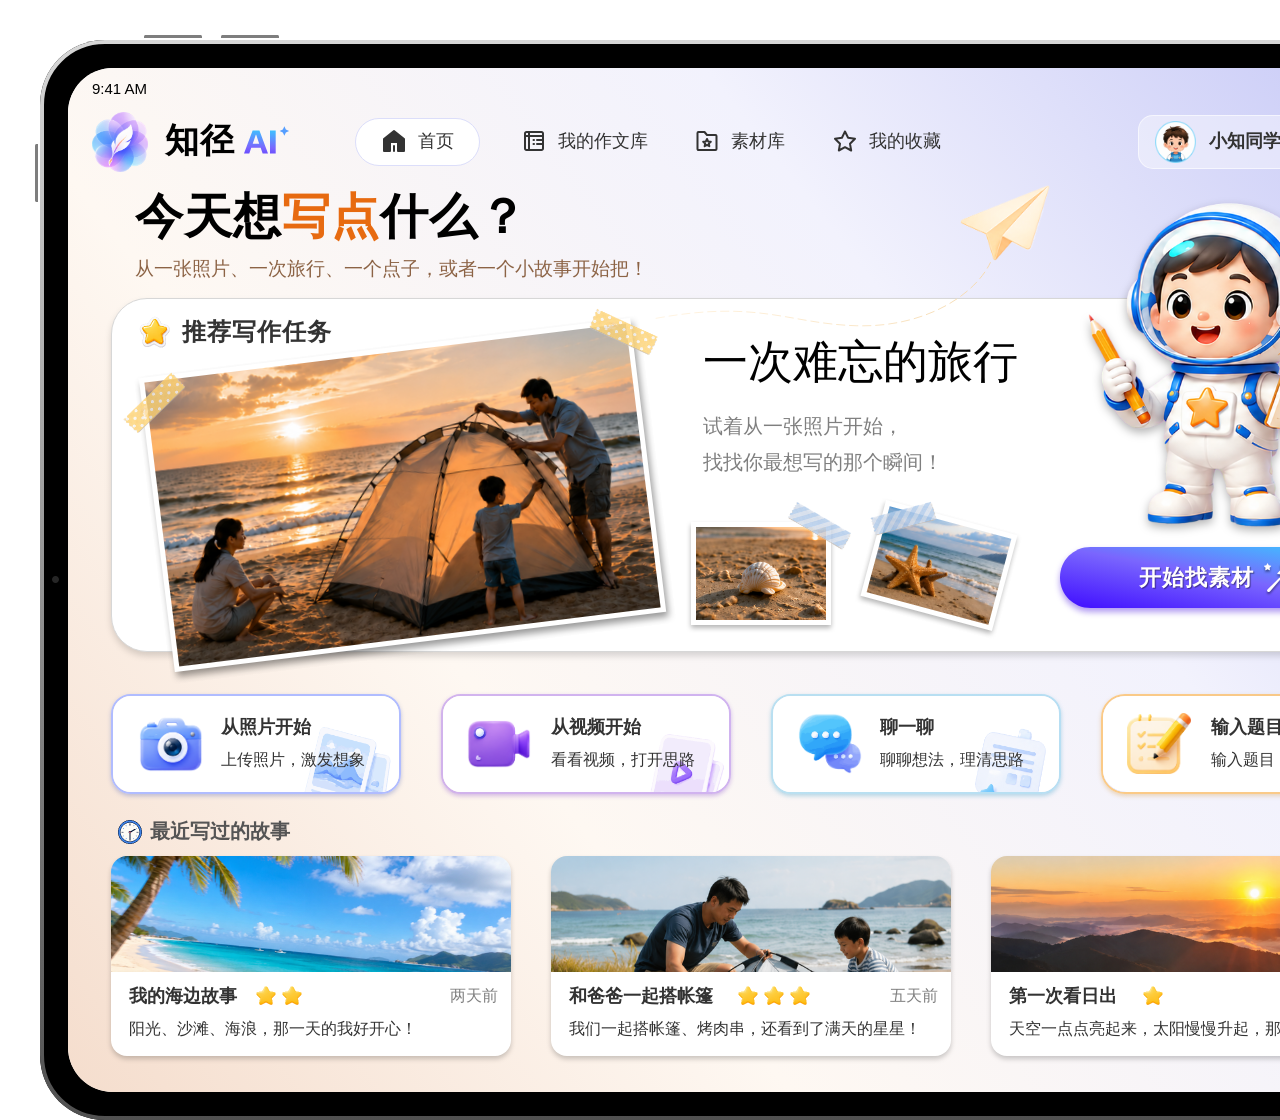
<file: prototype/首页.html>
﻿<!DOCTYPE html>
<html>
  <head>
    <title>首页</title>
    <meta http-equiv="X-UA-Compatible" content="IE=edge"/>
    <meta http-equiv="content-type" content="text/html; charset=utf-8"/>
    <link href="resources/css/axure_rp_page.css" type="text/css" rel="stylesheet"/>
    <link href="data/styles.css" type="text/css" rel="stylesheet"/>
    <link href="files/首页/styles.css" type="text/css" rel="stylesheet"/>
    <link href="https://fonts.googleapis.com" rel="preconnect"/>
    <link href="https://fonts.gstatic.com" rel="preconnect"/>
    <link href="https://fonts.googleapis.com/css2?family=Inter:wght@100..900&display=swap" rel="stylesheet"/>
    <script src="resources/scripts/jquery-3.7.1.min.js"></script>
    <script src="resources/scripts/axure/axQuery.js"></script>
    <script src="resources/scripts/axure/globals.js"></script>
    <script src="resources/scripts/axutils.js"></script>
    <script src="resources/scripts/axure/annotation.js"></script>
    <script src="resources/scripts/axure/axQuery.std.js"></script>
    <script src="resources/scripts/axure/doc.js"></script>
    <script src="resources/scripts/messagecenter.js"></script>
    <script src="resources/scripts/axure/events.js"></script>
    <script src="resources/scripts/axure/recording.js"></script>
    <script src="resources/scripts/axure/action.js"></script>
    <script src="resources/scripts/axure/expr.js"></script>
    <script src="resources/scripts/axure/geometry.js"></script>
    <script src="resources/scripts/axure/flyout.js"></script>
    <script src="resources/scripts/axure/model.js"></script>
    <script src="resources/scripts/axure/repeater.js"></script>
    <script src="resources/scripts/axure/sto.js"></script>
    <script src="resources/scripts/axure/utils.temp.js"></script>
    <script src="resources/scripts/axure/variables.js"></script>
    <script src="resources/scripts/axure/drag.js"></script>
    <script src="resources/scripts/axure/move.js"></script>
    <script src="resources/scripts/axure/visibility.js"></script>
    <script src="resources/scripts/axure/style.js"></script>
    <script src="resources/scripts/axure/adaptive.js"></script>
    <script src="resources/scripts/axure/tree.js"></script>
    <script src="resources/scripts/axure/init.temp.js"></script>
    <script src="resources/scripts/axure/legacy.js"></script>
    <script src="resources/scripts/axure/viewer.js"></script>
    <script src="resources/scripts/axure/math.js"></script>
    <script src="resources/scripts/axure/jquery.nicescroll.min.js"></script>
    <script src="data/document.js"></script>
    <script src="files/首页/data.js"></script>
    <script type="text/javascript">
      $axure.utils.getTransparentGifPath = function() { return 'resources/images/transparent.gif'; };
      $axure.utils.getOtherPath = function() { return 'resources/Other.html'; };
      $axure.utils.getReloadPath = function() { return 'resources/reload.html'; };
    </script>
  </head>
  <body>
    <div id="base" class="">

      <!-- Unnamed (pad) -->
      <div id="u0" class="nopointer  ax_default">

        <!-- Unnamed (组合) -->
        <div id="u1" class="ax_default" data-left="35" data-top="35" data-width="1427" data-height="1085" layer-opacity="1">

          <!-- Unnamed (矩形) -->
          <div id="u2" class="ax_default _形状 transition notrs">
            <svg data="images/首页/u2.svg" id="u2_img" class="img generatedImage">

  <defs>
    <pattern id="u2_img_bgp" patternUnits="userSpaceOnUse" alignment="0 0" imageRepeat="None" />
    <linearGradient gradientUnits="userSpaceOnUse" x1="711" y1="0" x2="711" y2="1080" id="u2_img_lg318">
      <stop id="Stop319" stop-color="#d7d7d7" offset="0" />
      <stop id="Stop320" stop-color="#515151" offset="1" />
    </linearGradient>
    <mask fill="white" id="u2_img_cl321">
      <path d="M 0 1015  L 0 65  C 0 28.599999999999994  28.599999999999998 0  65 0  L 1357 0  C 1393.4 0  1422 28.599999999999994  1422 65  L 1422 1015  C 1422 1051.4  1393.4 1080  1357 1080  L 65 1080  C 28.599999999999998 1080  0 1051.4  0 1015  Z " fill-rule="evenodd" />
    </mask>
  </defs>
  <g transform="matrix(1 0 0 1 -5 -5 )">
    <path d="M 0 1015  L 0 65  C 0 28.599999999999994  28.599999999999998 0  65 0  L 1357 0  C 1393.4 0  1422 28.599999999999994  1422 65  L 1422 1015  C 1422 1051.4  1393.4 1080  1357 1080  L 65 1080  C 28.599999999999998 1080  0 1051.4  0 1015  Z " fill-rule="nonzero" fill="rgba(0, 0, 0, 1)" stroke="none" transform="matrix(1 0 0 1 5 5 )" class="fill" />
    <path d="M 0 1015  L 0 65  C 0 28.599999999999994  28.599999999999998 0  65 0  L 1357 0  C 1393.4 0  1422 28.599999999999994  1422 65  L 1422 1015  C 1422 1051.4  1393.4 1080  1357 1080  L 65 1080  C 28.599999999999998 1080  0 1051.4  0 1015  Z " stroke-width="8" stroke-dasharray="0" stroke="url(#u2_img_lg318)" fill="none" transform="matrix(1 0 0 1 5 5 )" class="stroke" mask="url(#u2_img_cl321)" />
  </g>
            </svg>
            <div id="u2_text" class="text " style="display:none; visibility: hidden">
              <p></p>
            </div>
          </div>

          <!-- Unnamed (形状) -->
          <div id="u3" class="ax_default _形状 transition notrs">
            <svg data="images/首页/u3.svg" id="u3_img" class="img generatedImage">

  <defs>
    <pattern id="u3_img_bgp" patternUnits="userSpaceOnUse" alignment="0 0" imageRepeat="None" />
    <mask fill="white" id="u3_img_cl322">
      <path d="M 45 1024  C 20.147199999999998 1024  0 1003.8499999999999  0 979  L 0 45  C 0 20.147199999999998  20.147199999999998 0  45 0  L 1321 0  C 1345.85 0  1366 20.147199999999998  1366 45  L 1366 979  C 1366 1003.8499999999999  1345.85 1024  1321 1024  L 45 1024  Z " fill-rule="evenodd" />
    </mask>
  </defs>
  <g transform="matrix(1 0 0 1 -33 -33 )">
    <path d="M 45 1024  C 20.147199999999998 1024  0 1003.8499999999999  0 979  L 0 45  C 0 20.147199999999998  20.147199999999998 0  45 0  L 1321 0  C 1345.85 0  1366 20.147199999999998  1366 45  L 1366 979  C 1366 1003.8499999999999  1345.85 1024  1321 1024  L 45 1024  Z " fill-rule="nonzero" fill="rgba(0, 0, 0, 1)" stroke="none" transform="matrix(1 0 0 1 33 33 )" class="fill" />
    <path d="M 45 1024  C 20.147199999999998 1024  0 1003.8499999999999  0 979  L 0 45  C 0 20.147199999999998  20.147199999999998 0  45 0  L 1321 0  C 1345.85 0  1366 20.147199999999998  1366 45  L 1366 979  C 1366 1003.8499999999999  1345.85 1024  1321 1024  L 45 1024  Z " stroke-width="0" stroke-dasharray="0" stroke="rgba(255, 255, 255, 0)" fill="none" transform="matrix(1 0 0 1 33 33 )" class="stroke" mask="url(#u3_img_cl322)" />
  </g>
            </svg>
            <div id="u3_text" class="text " style="display:none; visibility: hidden">
              <p></p>
            </div>
          </div>

          <!-- Unnamed (矩形) -->
          <div id="u4" class="ax_default _形状 transition notrs">
            <div id="u4_div" class=""></div>
            <div id="u4_text" class="text " style="display:none; visibility: hidden">
              <p></p>
            </div>
          </div>

          <!-- Unnamed (矩形) -->
          <div id="u5" class="ax_default _形状 transition notrs">
            <div id="u5_div" class=""></div>
            <div id="u5_text" class="text " style="display:none; visibility: hidden">
              <p></p>
            </div>
          </div>

          <!-- Unnamed (形状) -->
          <div id="u6" class="ax_default _形状 transition notrs">
            <svg data="images/首页/u6.svg" id="u6_img" class="img generatedImage">

  <defs>
    <pattern id="u6_img_bgp" patternUnits="userSpaceOnUse" alignment="0 0" imageRepeat="None" />
    <mask fill="white" id="u6_img_cl323">
      <path d="M 0 3  L 58 3  L 58 1.5  C 58 0.671999999999997  57.327999999999975 0  56.5 0  L 1.5 0  C 0.671999999999997 0  0 0.671999999999997  0 1.5  L 0 3  Z " fill-rule="evenodd" />
    </mask>
  </defs>
  <g transform="matrix(1 0 0 1 -186 0 )">
    <path d="M 0 3  L 58 3  L 58 1.5  C 58 0.671999999999997  57.327999999999975 0  56.5 0  L 1.5 0  C 0.671999999999997 0  0 0.671999999999997  0 1.5  L 0 3  Z " fill-rule="nonzero" fill="rgba(0, 0, 0, 1)" stroke="none" transform="matrix(1 0 0 1 186 0 )" class="fill" />
    <path d="M 0 3  L 58 3  L 58 1.5  C 58 0.671999999999997  57.327999999999975 0  56.5 0  L 1.5 0  C 0.671999999999997 0  0 0.671999999999997  0 1.5  L 0 3  Z " stroke-width="0" stroke-dasharray="0" stroke="rgba(255, 255, 255, 0)" fill="none" transform="matrix(1 0 0 1 186 0 )" class="stroke" mask="url(#u6_img_cl323)" />
  </g>
            </svg>
            <div id="u6_text" class="text " style="display:none; visibility: hidden">
              <p></p>
            </div>
          </div>

          <!-- Unnamed (形状) -->
          <div id="u7" class="ax_default _形状 transition notrs">
            <svg data="images/首页/u6.svg" id="u7_img" class="img generatedImage">

  <defs>
    <pattern id="u7_img_bgp" patternUnits="userSpaceOnUse" alignment="0 0" imageRepeat="None" />
    <mask fill="white" id="u7_img_cl323">
      <path d="M 0 3  L 58 3  L 58 1.5  C 58 0.671999999999997  57.327999999999975 0  56.5 0  L 1.5 0  C 0.671999999999997 0  0 0.671999999999997  0 1.5  L 0 3  Z " fill-rule="evenodd" />
    </mask>
  </defs>
  <g transform="matrix(1 0 0 1 -186 0 )">
    <path d="M 0 3  L 58 3  L 58 1.5  C 58 0.671999999999997  57.327999999999975 0  56.5 0  L 1.5 0  C 0.671999999999997 0  0 0.671999999999997  0 1.5  L 0 3  Z " fill-rule="nonzero" fill="rgba(0, 0, 0, 1)" stroke="none" transform="matrix(1 0 0 1 186 0 )" class="fill" />
    <path d="M 0 3  L 58 3  L 58 1.5  C 58 0.671999999999997  57.327999999999975 0  56.5 0  L 1.5 0  C 0.671999999999997 0  0 0.671999999999997  0 1.5  L 0 3  Z " stroke-width="0" stroke-dasharray="0" stroke="rgba(255, 255, 255, 0)" fill="none" transform="matrix(1 0 0 1 186 0 )" class="stroke" mask="url(#u7_img_cl323)" />
  </g>
            </svg>
            <div id="u7_text" class="text " style="display:none; visibility: hidden">
              <p></p>
            </div>
          </div>

          <!-- Unnamed (形状) -->
          <div id="u8" class="ax_default _形状 transition notrs">
            <svg data="images/首页/u8.svg" id="u8_img" class="img generatedImage">

  <defs>
    <pattern id="u8_img_bgp" patternUnits="userSpaceOnUse" alignment="0 0" imageRepeat="None" />
    <mask fill="white" id="u8_img_cl324">
      <path d="M 3 58  L 3 0  L 1.5 0  C 0.671999999999997 0  0 0.671999999999997  0 1.5  L 0 56.5  C 0 57.328  0.671999999999997 58  1.5 58  L 3 58  Z " fill-rule="evenodd" />
    </mask>
  </defs>
  <g transform="matrix(1 0 0 1 0 -109 )">
    <path d="M 3 58  L 3 0  L 1.5 0  C 0.671999999999997 0  0 0.671999999999997  0 1.5  L 0 56.5  C 0 57.328  0.671999999999997 58  1.5 58  L 3 58  Z " fill-rule="nonzero" fill="rgba(0, 0, 0, 1)" stroke="none" transform="matrix(1 0 0 1 0 109 )" class="fill" />
    <path d="M 3 58  L 3 0  L 1.5 0  C 0.671999999999997 0  0 0.671999999999997  0 1.5  L 0 56.5  C 0 57.328  0.671999999999997 58  1.5 58  L 3 58  Z " stroke-width="0" stroke-dasharray="0" stroke="rgba(255, 255, 255, 0)" fill="none" transform="matrix(1 0 0 1 0 109 )" class="stroke" mask="url(#u8_img_cl324)" />
  </g>
            </svg>
            <div id="u8_text" class="text " style="display:none; visibility: hidden">
              <p></p>
            </div>
          </div>

          <!-- Unnamed (椭圆) -->
          <div id="u9" class="ax_default _形状 transition notrs">
            <svg data="images/首页/u9.svg" id="u9_img" class="img generatedImage">

  <defs>
    <pattern id="u9_img_bgp" patternUnits="userSpaceOnUse" alignment="0 0" imageRepeat="None" />
    <mask fill="white" id="u9_img_cl325">
      <path d="M 0 6  C 0 2.6399999999999997  2.6399999999999997 0  6 0  C 9.36 0  12 2.6399999999999997  12 6  C 12 9.36  9.36 12  6 12  C 2.6399999999999997 12  0 9.36  0 6  Z " fill-rule="evenodd" />
    </mask>
  </defs>
  <g transform="matrix(1 0 0 1 -15 -539 )">
    <path d="M 0 6  C 0 2.6399999999999997  2.6399999999999997 0  6 0  C 9.36 0  12 2.6399999999999997  12 6  C 12 9.36  9.36 12  6 12  C 2.6399999999999997 12  0 9.36  0 6  Z " fill-rule="nonzero" fill="rgba(0, 0, 0, 1)" stroke="none" transform="matrix(1 0 0 1 15 539 )" class="fill" />
    <path d="M 0 6  C 0 2.6399999999999997  2.6399999999999997 0  6 0  C 9.36 0  12 2.6399999999999997  12 6  C 12 9.36  9.36 12  6 12  C 2.6399999999999997 12  0 9.36  0 6  Z " stroke-width="0" stroke-dasharray="0" stroke="rgba(255, 255, 255, 0)" fill="none" transform="matrix(1 0 0 1 15 539 )" class="stroke" mask="url(#u9_img_cl325)" />
  </g>
            </svg>
            <div id="u9_text" class="text " style="display:none; visibility: hidden">
              <p></p>
            </div>
          </div>

          <!-- Unnamed (椭圆) -->
          <div id="u10" class="ax_default _形状 transition notrs">
            <svg data="images/首页/u9.svg" id="u10_img" class="img generatedImage">

  <defs>
    <pattern id="u10_img_bgp" patternUnits="userSpaceOnUse" alignment="0 0" imageRepeat="None" />
    <mask fill="white" id="u10_img_cl325">
      <path d="M 0 6  C 0 2.6399999999999997  2.6399999999999997 0  6 0  C 9.36 0  12 2.6399999999999997  12 6  C 12 9.36  9.36 12  6 12  C 2.6399999999999997 12  0 9.36  0 6  Z " fill-rule="evenodd" />
    </mask>
  </defs>
  <g transform="matrix(1 0 0 1 -15 -539 )">
    <path d="M 0 6  C 0 2.6399999999999997  2.6399999999999997 0  6 0  C 9.36 0  12 2.6399999999999997  12 6  C 12 9.36  9.36 12  6 12  C 2.6399999999999997 12  0 9.36  0 6  Z " fill-rule="nonzero" fill="rgba(0, 0, 0, 1)" stroke="none" transform="matrix(1 0 0 1 15 539 )" class="fill" />
    <path d="M 0 6  C 0 2.6399999999999997  2.6399999999999997 0  6 0  C 9.36 0  12 2.6399999999999997  12 6  C 12 9.36  9.36 12  6 12  C 2.6399999999999997 12  0 9.36  0 6  Z " stroke-width="0" stroke-dasharray="0" stroke="rgba(255, 255, 255, 0)" fill="none" transform="matrix(1 0 0 1 15 539 )" class="stroke" mask="url(#u10_img_cl325)" />
  </g>
            </svg>
            <div id="u10_text" class="text " style="display:none; visibility: hidden">
              <p></p>
            </div>
          </div>

          <!-- Unnamed (椭圆) -->
          <div id="u11" class="ax_default _形状 transition notrs">
            <svg data="images/首页/u9.svg" id="u11_img" class="img generatedImage">

  <defs>
    <pattern id="u11_img_bgp" patternUnits="userSpaceOnUse" alignment="0 0" imageRepeat="None" />
    <mask fill="white" id="u11_img_cl325">
      <path d="M 0 6  C 0 2.6399999999999997  2.6399999999999997 0  6 0  C 9.36 0  12 2.6399999999999997  12 6  C 12 9.36  9.36 12  6 12  C 2.6399999999999997 12  0 9.36  0 6  Z " fill-rule="evenodd" />
    </mask>
  </defs>
  <g transform="matrix(1 0 0 1 -15 -539 )">
    <path d="M 0 6  C 0 2.6399999999999997  2.6399999999999997 0  6 0  C 9.36 0  12 2.6399999999999997  12 6  C 12 9.36  9.36 12  6 12  C 2.6399999999999997 12  0 9.36  0 6  Z " fill-rule="nonzero" fill="rgba(0, 0, 0, 1)" stroke="none" transform="matrix(1 0 0 1 15 539 )" class="fill" />
    <path d="M 0 6  C 0 2.6399999999999997  2.6399999999999997 0  6 0  C 9.36 0  12 2.6399999999999997  12 6  C 12 9.36  9.36 12  6 12  C 2.6399999999999997 12  0 9.36  0 6  Z " stroke-width="0" stroke-dasharray="0" stroke="rgba(255, 255, 255, 0)" fill="none" transform="matrix(1 0 0 1 15 539 )" class="stroke" mask="url(#u11_img_cl325)" />
  </g>
            </svg>
            <div id="u11_text" class="text " style="display:none; visibility: hidden">
              <p></p>
            </div>
          </div>

          <!-- Unnamed (椭圆) -->
          <div id="u12" class="ax_default _形状 transition notrs">
            <svg data="images/首页/u9.svg" id="u12_img" class="img generatedImage">

  <defs>
    <pattern id="u12_img_bgp" patternUnits="userSpaceOnUse" alignment="0 0" imageRepeat="None" />
    <mask fill="white" id="u12_img_cl325">
      <path d="M 0 6  C 0 2.6399999999999997  2.6399999999999997 0  6 0  C 9.36 0  12 2.6399999999999997  12 6  C 12 9.36  9.36 12  6 12  C 2.6399999999999997 12  0 9.36  0 6  Z " fill-rule="evenodd" />
    </mask>
  </defs>
  <g transform="matrix(1 0 0 1 -15 -539 )">
    <path d="M 0 6  C 0 2.6399999999999997  2.6399999999999997 0  6 0  C 9.36 0  12 2.6399999999999997  12 6  C 12 9.36  9.36 12  6 12  C 2.6399999999999997 12  0 9.36  0 6  Z " fill-rule="nonzero" fill="rgba(0, 0, 0, 1)" stroke="none" transform="matrix(1 0 0 1 15 539 )" class="fill" />
    <path d="M 0 6  C 0 2.6399999999999997  2.6399999999999997 0  6 0  C 9.36 0  12 2.6399999999999997  12 6  C 12 9.36  9.36 12  6 12  C 2.6399999999999997 12  0 9.36  0 6  Z " stroke-width="0" stroke-dasharray="0" stroke="rgba(255, 255, 255, 0)" fill="none" transform="matrix(1 0 0 1 15 539 )" class="stroke" mask="url(#u12_img_cl325)" />
  </g>
            </svg>
            <div id="u12_text" class="text " style="display:none; visibility: hidden">
              <p></p>
            </div>
          </div>

          <!-- Unnamed (椭圆) -->
          <div id="u13" class="ax_default _形状 transition notrs">
            <svg data="images/首页/u13.svg" id="u13_img" class="img generatedImage">

  <defs>
    <pattern id="u13_img_bgp" patternUnits="userSpaceOnUse" alignment="0 0" imageRepeat="None" />
    <mask fill="white" id="u13_img_cl326">
      <path d="M 0 3.5  C 0 1.5399999999999998  1.5399999999999998 0  3.5 0  C 5.46 0  7 1.5399999999999998  7 3.5  C 7 5.46  5.46 7  3.5 7  C 1.5399999999999998 7  0 5.46  0 3.5  Z " fill-rule="evenodd" />
    </mask>
  </defs>
  <g transform="matrix(1 0 0 1 -17 -541 )">
    <path d="M 0 3.5  C 0 1.5399999999999998  1.5399999999999998 0  3.5 0  C 5.46 0  7 1.5399999999999998  7 3.5  C 7 5.46  5.46 7  3.5 7  C 1.5399999999999998 7  0 5.46  0 3.5  Z " fill-rule="nonzero" fill="rgba(255, 255, 255, 1)" stroke="none" transform="matrix(1 0 0 1 17 541 )" class="fill" />
    <path d="M 0 3.5  C 0 1.5399999999999998  1.5399999999999998 0  3.5 0  C 5.46 0  7 1.5399999999999998  7 3.5  C 7 5.46  5.46 7  3.5 7  C 1.5399999999999998 7  0 5.46  0 3.5  Z " stroke-width="0" stroke-dasharray="0" stroke="rgba(255, 255, 255, 0)" fill="none" transform="matrix(1 0 0 1 17 541 )" class="stroke" mask="url(#u13_img_cl326)" />
  </g>
            </svg>
            <div id="u13_text" class="text " style="display:none; visibility: hidden">
              <p></p>
            </div>
          </div>

          <!-- Unnamed (矩形) -->
          <div id="u14" class="ax_default _文本 transition notrs">
            <div id="u14_div" class=""></div>
            <div id="u14_text" class="text ">
              <p><span>9:41 AM</span></p>
            </div>
          </div>

          <!-- Unnamed (矩形) -->
          <div id="u15" class="ax_default _文本 transition notrs">
            <div id="u15_div" class=""></div>
            <div id="u15_text" class="text ">
              <p><span>100%</span></p>
            </div>
          </div>

          <!-- Unnamed (形状) -->
          <div id="u16" class="ax_default _形状 transition notrs">
            <svg data="images/首页/u16.svg" id="u16_img" class="img generatedImage">

  <defs>
    <pattern id="u16_img_bgp" patternUnits="userSpaceOnUse" alignment="0 0" imageRepeat="None" />
    <mask fill="white" id="u16_img_cl327">
      <path d="M 1.6900000000000546 5  C 3.2999999999999545 3.468999999999994  5.440000000000055 2.614999999999995  7.670000000000073 2.614999999999995  C 9.8900000000001 2.614999999999995  12.029999999999973 3.468999999999994  13.6400000000001 5  C 13.769999999999982 5.119  13.960000000000036 5.117000000000004  14.079999999999927 4.997  L 15.240000000000009 3.826999999999998  C 15.299999999999955 3.7660000000000053  15.329999999999927 3.683000000000007  15.329999999999927 3.596999999999994  C 15.329999999999927 3.5120000000000005  15.299999999999955 3.429000000000002  15.240000000000009 3.3689999999999998  C 11 -0.6830000000000069  4.329999999999927 -0.6830000000000069  0.09999999999990905 3.3689999999999998  C 0.03999999999996362 3.429000000000002  0 3.5109999999999957  0 3.596999999999994  C 0 3.683000000000007  0.029999999999972715 3.7660000000000053  0.08999999999991815 3.826999999999998  L 1.25 4.997  C 1.3699999999998909 5.117000000000004  1.5699999999999363 5.119  1.6900000000000546 5  Z M 4.3599999999999 7.695999999999998  C 5.269999999999982 6.876999999999995  6.4500000000000455 6.423000000000002  7.670000000000073 6.421999999999997  C 8.8900000000001 6.421999999999997  10.069999999999936 6.876000000000005  10.970000000000027 7.695999999999998  C 11.099999999999909 7.811999999999998  11.289999999999964 7.810000000000002  11.410000000000082 7.689999999999998  L 12.569999999999936 6.519999999999996  C 12.63000000000011 6.457999999999998  12.660000000000082 6.375  12.660000000000082 6.2890000000000015  C 12.660000000000082 6.201999999999998  12.63000000000011 6.119  12.559999999999945 6.0589999999999975  C 9.799999999999955 3.4950000000000045  5.529999999999973 3.4950000000000045  2.769999999999982 6.0589999999999975  C 2.7100000000000364 6.119  2.6700000000000728 6.201999999999998  2.6700000000000728 6.2890000000000015  C 2.6700000000000728 6.375  2.7100000000000364 6.457999999999998  2.769999999999982 6.519999999999996  L 3.9300000000000637 7.689999999999998  C 4.0499999999999545 7.810000000000002  4.240000000000009 7.811999999999998  4.3599999999999 7.695999999999998  Z M 9.8900000000001 8.757000000000005  C 9.950000000000045 8.814999999999998  9.990000000000009 8.897000000000006  9.990000000000009 8.983999999999995  C 9.990000000000009 9.070999999999998  9.960000000000036 9.153999999999996  9.900000000000091 9.215000000000003  L 7.8900000000001 11.236999999999995  C 7.829999999999927 11.296999999999997  7.75 11.329999999999998  7.670000000000073 11.329999999999998  C 7.579999999999927 11.329999999999998  7.5 11.296999999999997  7.440000000000055 11.236999999999995  L 5.440000000000055 9.215000000000003  C 5.380000000000109 9.153999999999996  5.339999999999918 9.070999999999998  5.339999999999918 8.983999999999995  C 5.349999999999909 8.897000000000006  5.380000000000109 8.814999999999998  5.4500000000000455 8.757000000000005  C 6.730000000000018 7.674999999999997  8.599999999999909 7.674999999999997  9.8900000000001 8.757000000000005  Z " fill-rule="evenodd" />
    </mask>
  </defs>
  <g transform="matrix(1 0 0 1 -1277 -48 )">
    <path d="M 1.6900000000000546 5  C 3.2999999999999545 3.468999999999994  5.440000000000055 2.614999999999995  7.670000000000073 2.614999999999995  C 9.8900000000001 2.614999999999995  12.029999999999973 3.468999999999994  13.6400000000001 5  C 13.769999999999982 5.119  13.960000000000036 5.117000000000004  14.079999999999927 4.997  L 15.240000000000009 3.826999999999998  C 15.299999999999955 3.7660000000000053  15.329999999999927 3.683000000000007  15.329999999999927 3.596999999999994  C 15.329999999999927 3.5120000000000005  15.299999999999955 3.429000000000002  15.240000000000009 3.3689999999999998  C 11 -0.6830000000000069  4.329999999999927 -0.6830000000000069  0.09999999999990905 3.3689999999999998  C 0.03999999999996362 3.429000000000002  0 3.5109999999999957  0 3.596999999999994  C 0 3.683000000000007  0.029999999999972715 3.7660000000000053  0.08999999999991815 3.826999999999998  L 1.25 4.997  C 1.3699999999998909 5.117000000000004  1.5699999999999363 5.119  1.6900000000000546 5  Z M 4.3599999999999 7.695999999999998  C 5.269999999999982 6.876999999999995  6.4500000000000455 6.423000000000002  7.670000000000073 6.421999999999997  C 8.8900000000001 6.421999999999997  10.069999999999936 6.876000000000005  10.970000000000027 7.695999999999998  C 11.099999999999909 7.811999999999998  11.289999999999964 7.810000000000002  11.410000000000082 7.689999999999998  L 12.569999999999936 6.519999999999996  C 12.63000000000011 6.457999999999998  12.660000000000082 6.375  12.660000000000082 6.2890000000000015  C 12.660000000000082 6.201999999999998  12.63000000000011 6.119  12.559999999999945 6.0589999999999975  C 9.799999999999955 3.4950000000000045  5.529999999999973 3.4950000000000045  2.769999999999982 6.0589999999999975  C 2.7100000000000364 6.119  2.6700000000000728 6.201999999999998  2.6700000000000728 6.2890000000000015  C 2.6700000000000728 6.375  2.7100000000000364 6.457999999999998  2.769999999999982 6.519999999999996  L 3.9300000000000637 7.689999999999998  C 4.0499999999999545 7.810000000000002  4.240000000000009 7.811999999999998  4.3599999999999 7.695999999999998  Z M 9.8900000000001 8.757000000000005  C 9.950000000000045 8.814999999999998  9.990000000000009 8.897000000000006  9.990000000000009 8.983999999999995  C 9.990000000000009 9.070999999999998  9.960000000000036 9.153999999999996  9.900000000000091 9.215000000000003  L 7.8900000000001 11.236999999999995  C 7.829999999999927 11.296999999999997  7.75 11.329999999999998  7.670000000000073 11.329999999999998  C 7.579999999999927 11.329999999999998  7.5 11.296999999999997  7.440000000000055 11.236999999999995  L 5.440000000000055 9.215000000000003  C 5.380000000000109 9.153999999999996  5.339999999999918 9.070999999999998  5.339999999999918 8.983999999999995  C 5.349999999999909 8.897000000000006  5.380000000000109 8.814999999999998  5.4500000000000455 8.757000000000005  C 6.730000000000018 7.674999999999997  8.599999999999909 7.674999999999997  9.8900000000001 8.757000000000005  Z " fill-rule="nonzero" fill="rgba(0, 0, 0, 1)" stroke="none" transform="matrix(1 0 0 1 1277 48 )" class="fill" />
    <path d="M 1.6900000000000546 5  C 3.2999999999999545 3.468999999999994  5.440000000000055 2.614999999999995  7.670000000000073 2.614999999999995  C 9.8900000000001 2.614999999999995  12.029999999999973 3.468999999999994  13.6400000000001 5  C 13.769999999999982 5.119  13.960000000000036 5.117000000000004  14.079999999999927 4.997  L 15.240000000000009 3.826999999999998  C 15.299999999999955 3.7660000000000053  15.329999999999927 3.683000000000007  15.329999999999927 3.596999999999994  C 15.329999999999927 3.5120000000000005  15.299999999999955 3.429000000000002  15.240000000000009 3.3689999999999998  C 11 -0.6830000000000069  4.329999999999927 -0.6830000000000069  0.09999999999990905 3.3689999999999998  C 0.03999999999996362 3.429000000000002  0 3.5109999999999957  0 3.596999999999994  C 0 3.683000000000007  0.029999999999972715 3.7660000000000053  0.08999999999991815 3.826999999999998  L 1.25 4.997  C 1.3699999999998909 5.117000000000004  1.5699999999999363 5.119  1.6900000000000546 5  Z " stroke-width="0" stroke-dasharray="0" stroke="rgba(255, 255, 255, 0)" fill="none" transform="matrix(1 0 0 1 1277 48 )" class="stroke" mask="url(#u16_img_cl327)" />
    <path d="M 4.3599999999999 7.695999999999998  C 5.269999999999982 6.876999999999995  6.4500000000000455 6.423000000000002  7.670000000000073 6.421999999999997  C 8.8900000000001 6.421999999999997  10.069999999999936 6.876000000000005  10.970000000000027 7.695999999999998  C 11.099999999999909 7.811999999999998  11.289999999999964 7.810000000000002  11.410000000000082 7.689999999999998  L 12.569999999999936 6.519999999999996  C 12.63000000000011 6.457999999999998  12.660000000000082 6.375  12.660000000000082 6.2890000000000015  C 12.660000000000082 6.201999999999998  12.63000000000011 6.119  12.559999999999945 6.0589999999999975  C 9.799999999999955 3.4950000000000045  5.529999999999973 3.4950000000000045  2.769999999999982 6.0589999999999975  C 2.7100000000000364 6.119  2.6700000000000728 6.201999999999998  2.6700000000000728 6.2890000000000015  C 2.6700000000000728 6.375  2.7100000000000364 6.457999999999998  2.769999999999982 6.519999999999996  L 3.9300000000000637 7.689999999999998  C 4.0499999999999545 7.810000000000002  4.240000000000009 7.811999999999998  4.3599999999999 7.695999999999998  Z " stroke-width="0" stroke-dasharray="0" stroke="rgba(255, 255, 255, 0)" fill="none" transform="matrix(1 0 0 1 1277 48 )" class="stroke" mask="url(#u16_img_cl327)" />
    <path d="M 9.8900000000001 8.757000000000005  C 9.950000000000045 8.814999999999998  9.990000000000009 8.897000000000006  9.990000000000009 8.983999999999995  C 9.990000000000009 9.070999999999998  9.960000000000036 9.153999999999996  9.900000000000091 9.215000000000003  L 7.8900000000001 11.236999999999995  C 7.829999999999927 11.296999999999997  7.75 11.329999999999998  7.670000000000073 11.329999999999998  C 7.579999999999927 11.329999999999998  7.5 11.296999999999997  7.440000000000055 11.236999999999995  L 5.440000000000055 9.215000000000003  C 5.380000000000109 9.153999999999996  5.339999999999918 9.070999999999998  5.339999999999918 8.983999999999995  C 5.349999999999909 8.897000000000006  5.380000000000109 8.814999999999998  5.4500000000000455 8.757000000000005  C 6.730000000000018 7.674999999999997  8.599999999999909 7.674999999999997  9.8900000000001 8.757000000000005  Z " stroke-width="0" stroke-dasharray="0" stroke="rgba(255, 255, 255, 0)" fill="none" transform="matrix(1 0 0 1 1277 48 )" class="stroke" mask="url(#u16_img_cl327)" />
  </g>
            </svg>
            <div id="u16_text" class="text " style="display:none; visibility: hidden">
              <p></p>
            </div>
          </div>

          <!-- Unnamed (SVG) -->
          <div id="u17" class="ax_default _图像 transition notrs">
            <img id="u17_img" class="img " src="images/首页/u17.svg"/>
            <div id="u17_text" class="text " style="display:none; visibility: hidden">
              <p></p>
            </div>
          </div>
        </div>
      </div>

      <!-- bg (动态面板) -->
      <div id="u18" class="ax_default" data-label="bg">
        <div id="u18_state0" class="panel_state" data-label="状态 2" style="">
          <div id="u18_state0_content" class="panel_state_content">

            <!-- Unnamed (矩形) -->
            <div id="u19" class="ax_default _形状 transition notrs">
              <svg data="images/首页/u19.svg" id="u19_img" class="img generatedImage">

  <defs>
    <linearGradient gradientUnits="userSpaceOnUse" x1="1292.9523809523805" y1="23.42857142857143" x2="22.476190476191352" y2="1024" id="u19_img_lg328">
      <stop id="Stop329" stop-color="#cbcdf7" offset="0" />
      <stop id="Stop330" stop-color="#f2f2fd" offset="0.31" />
      <stop id="Stop331" stop-color="#fef8f2" offset="0.66" />
      <stop id="Stop332" stop-color="#f5dece" offset="1" />
    </linearGradient>
    <pattern id="u19_img_bgp" patternUnits="userSpaceOnUse" alignment="0 0" imageRepeat="None" />
    <mask fill="white" id="u19_img_cl333">
      <path d="M 0 979  L 0 45  C 0 19.799999999999997  19.799999999999997 0  45 0  L 1321 0  C 1346.2 0  1366 19.799999999999997  1366 45  L 1366 979  C 1366 1004.2  1346.2 1024  1321 1024  L 45 1024  C 19.799999999999997 1024  0 1004.2  0 979  Z " fill-rule="evenodd" />
    </mask>
  </defs>
  <g>
    <path d="M 0 979  L 0 45  C 0 19.799999999999997  19.799999999999997 0  45 0  L 1321 0  C 1346.2 0  1366 19.799999999999997  1366 45  L 1366 979  C 1366 1004.2  1346.2 1024  1321 1024  L 45 1024  C 19.799999999999997 1024  0 1004.2  0 979  Z " fill-rule="nonzero" fill="url(#u19_img_lg328)" stroke="none" class="fill" />
    <path d="M 0 979  L 0 45  C 0 19.799999999999997  19.799999999999997 0  45 0  L 1321 0  C 1346.2 0  1366 19.799999999999997  1366 45  L 1366 979  C 1366 1004.2  1346.2 1024  1321 1024  L 45 1024  C 19.799999999999997 1024  0 1004.2  0 979  Z " stroke-width="0" stroke-dasharray="0" stroke="rgba(255, 255, 255, 0)" fill="none" class="stroke" mask="url(#u19_img_cl333)" />
  </g>
              </svg>
              <div id="u19_text" class="text " style="display:none; visibility: hidden">
                <p></p>
              </div>
            </div>

            <!-- Unnamed (矩形) -->
            <div id="u20" class="ax_default _文本 transition notrs">
              <div id="u20_div" class=""></div>
              <div id="u20_text" class="text ">
                <p><span>9:41 AM</span></p>
              </div>
            </div>

            <!-- Unnamed (矩形) -->
            <div id="u21" class="ax_default _文本 transition notrs">
              <div id="u21_div" class=""></div>
              <div id="u21_text" class="text ">
                <p><span>100%</span></p>
              </div>
            </div>

            <!-- Unnamed (形状) -->
            <div id="u22" class="ax_default _形状 transition notrs">
              <svg data="images/首页/u16.svg" id="u22_img" class="img generatedImage">

  <defs>
    <pattern id="u22_img_bgp" patternUnits="userSpaceOnUse" alignment="0 0" imageRepeat="None" />
    <mask fill="white" id="u22_img_cl327">
      <path d="M 1.6900000000000546 5  C 3.2999999999999545 3.468999999999994  5.440000000000055 2.614999999999995  7.670000000000073 2.614999999999995  C 9.8900000000001 2.614999999999995  12.029999999999973 3.468999999999994  13.6400000000001 5  C 13.769999999999982 5.119  13.960000000000036 5.117000000000004  14.079999999999927 4.997  L 15.240000000000009 3.826999999999998  C 15.299999999999955 3.7660000000000053  15.329999999999927 3.683000000000007  15.329999999999927 3.596999999999994  C 15.329999999999927 3.5120000000000005  15.299999999999955 3.429000000000002  15.240000000000009 3.3689999999999998  C 11 -0.6830000000000069  4.329999999999927 -0.6830000000000069  0.09999999999990905 3.3689999999999998  C 0.03999999999996362 3.429000000000002  0 3.5109999999999957  0 3.596999999999994  C 0 3.683000000000007  0.029999999999972715 3.7660000000000053  0.08999999999991815 3.826999999999998  L 1.25 4.997  C 1.3699999999998909 5.117000000000004  1.5699999999999363 5.119  1.6900000000000546 5  Z M 4.3599999999999 7.695999999999998  C 5.269999999999982 6.876999999999995  6.4500000000000455 6.423000000000002  7.670000000000073 6.421999999999997  C 8.8900000000001 6.421999999999997  10.069999999999936 6.876000000000005  10.970000000000027 7.695999999999998  C 11.099999999999909 7.811999999999998  11.289999999999964 7.810000000000002  11.410000000000082 7.689999999999998  L 12.569999999999936 6.519999999999996  C 12.63000000000011 6.457999999999998  12.660000000000082 6.375  12.660000000000082 6.2890000000000015  C 12.660000000000082 6.201999999999998  12.63000000000011 6.119  12.559999999999945 6.0589999999999975  C 9.799999999999955 3.4950000000000045  5.529999999999973 3.4950000000000045  2.769999999999982 6.0589999999999975  C 2.7100000000000364 6.119  2.6700000000000728 6.201999999999998  2.6700000000000728 6.2890000000000015  C 2.6700000000000728 6.375  2.7100000000000364 6.457999999999998  2.769999999999982 6.519999999999996  L 3.9300000000000637 7.689999999999998  C 4.0499999999999545 7.810000000000002  4.240000000000009 7.811999999999998  4.3599999999999 7.695999999999998  Z M 9.8900000000001 8.757000000000005  C 9.950000000000045 8.814999999999998  9.990000000000009 8.897000000000006  9.990000000000009 8.983999999999995  C 9.990000000000009 9.070999999999998  9.960000000000036 9.153999999999996  9.900000000000091 9.215000000000003  L 7.8900000000001 11.236999999999995  C 7.829999999999927 11.296999999999997  7.75 11.329999999999998  7.670000000000073 11.329999999999998  C 7.579999999999927 11.329999999999998  7.5 11.296999999999997  7.440000000000055 11.236999999999995  L 5.440000000000055 9.215000000000003  C 5.380000000000109 9.153999999999996  5.339999999999918 9.070999999999998  5.339999999999918 8.983999999999995  C 5.349999999999909 8.897000000000006  5.380000000000109 8.814999999999998  5.4500000000000455 8.757000000000005  C 6.730000000000018 7.674999999999997  8.599999999999909 7.674999999999997  9.8900000000001 8.757000000000005  Z " fill-rule="evenodd" />
    </mask>
  </defs>
  <g transform="matrix(1 0 0 1 -1277 -48 )">
    <path d="M 1.6900000000000546 5  C 3.2999999999999545 3.468999999999994  5.440000000000055 2.614999999999995  7.670000000000073 2.614999999999995  C 9.8900000000001 2.614999999999995  12.029999999999973 3.468999999999994  13.6400000000001 5  C 13.769999999999982 5.119  13.960000000000036 5.117000000000004  14.079999999999927 4.997  L 15.240000000000009 3.826999999999998  C 15.299999999999955 3.7660000000000053  15.329999999999927 3.683000000000007  15.329999999999927 3.596999999999994  C 15.329999999999927 3.5120000000000005  15.299999999999955 3.429000000000002  15.240000000000009 3.3689999999999998  C 11 -0.6830000000000069  4.329999999999927 -0.6830000000000069  0.09999999999990905 3.3689999999999998  C 0.03999999999996362 3.429000000000002  0 3.5109999999999957  0 3.596999999999994  C 0 3.683000000000007  0.029999999999972715 3.7660000000000053  0.08999999999991815 3.826999999999998  L 1.25 4.997  C 1.3699999999998909 5.117000000000004  1.5699999999999363 5.119  1.6900000000000546 5  Z M 4.3599999999999 7.695999999999998  C 5.269999999999982 6.876999999999995  6.4500000000000455 6.423000000000002  7.670000000000073 6.421999999999997  C 8.8900000000001 6.421999999999997  10.069999999999936 6.876000000000005  10.970000000000027 7.695999999999998  C 11.099999999999909 7.811999999999998  11.289999999999964 7.810000000000002  11.410000000000082 7.689999999999998  L 12.569999999999936 6.519999999999996  C 12.63000000000011 6.457999999999998  12.660000000000082 6.375  12.660000000000082 6.2890000000000015  C 12.660000000000082 6.201999999999998  12.63000000000011 6.119  12.559999999999945 6.0589999999999975  C 9.799999999999955 3.4950000000000045  5.529999999999973 3.4950000000000045  2.769999999999982 6.0589999999999975  C 2.7100000000000364 6.119  2.6700000000000728 6.201999999999998  2.6700000000000728 6.2890000000000015  C 2.6700000000000728 6.375  2.7100000000000364 6.457999999999998  2.769999999999982 6.519999999999996  L 3.9300000000000637 7.689999999999998  C 4.0499999999999545 7.810000000000002  4.240000000000009 7.811999999999998  4.3599999999999 7.695999999999998  Z M 9.8900000000001 8.757000000000005  C 9.950000000000045 8.814999999999998  9.990000000000009 8.897000000000006  9.990000000000009 8.983999999999995  C 9.990000000000009 9.070999999999998  9.960000000000036 9.153999999999996  9.900000000000091 9.215000000000003  L 7.8900000000001 11.236999999999995  C 7.829999999999927 11.296999999999997  7.75 11.329999999999998  7.670000000000073 11.329999999999998  C 7.579999999999927 11.329999999999998  7.5 11.296999999999997  7.440000000000055 11.236999999999995  L 5.440000000000055 9.215000000000003  C 5.380000000000109 9.153999999999996  5.339999999999918 9.070999999999998  5.339999999999918 8.983999999999995  C 5.349999999999909 8.897000000000006  5.380000000000109 8.814999999999998  5.4500000000000455 8.757000000000005  C 6.730000000000018 7.674999999999997  8.599999999999909 7.674999999999997  9.8900000000001 8.757000000000005  Z " fill-rule="nonzero" fill="rgba(0, 0, 0, 1)" stroke="none" transform="matrix(1 0 0 1 1277 48 )" class="fill" />
    <path d="M 1.6900000000000546 5  C 3.2999999999999545 3.468999999999994  5.440000000000055 2.614999999999995  7.670000000000073 2.614999999999995  C 9.8900000000001 2.614999999999995  12.029999999999973 3.468999999999994  13.6400000000001 5  C 13.769999999999982 5.119  13.960000000000036 5.117000000000004  14.079999999999927 4.997  L 15.240000000000009 3.826999999999998  C 15.299999999999955 3.7660000000000053  15.329999999999927 3.683000000000007  15.329999999999927 3.596999999999994  C 15.329999999999927 3.5120000000000005  15.299999999999955 3.429000000000002  15.240000000000009 3.3689999999999998  C 11 -0.6830000000000069  4.329999999999927 -0.6830000000000069  0.09999999999990905 3.3689999999999998  C 0.03999999999996362 3.429000000000002  0 3.5109999999999957  0 3.596999999999994  C 0 3.683000000000007  0.029999999999972715 3.7660000000000053  0.08999999999991815 3.826999999999998  L 1.25 4.997  C 1.3699999999998909 5.117000000000004  1.5699999999999363 5.119  1.6900000000000546 5  Z " stroke-width="0" stroke-dasharray="0" stroke="rgba(255, 255, 255, 0)" fill="none" transform="matrix(1 0 0 1 1277 48 )" class="stroke" mask="url(#u22_img_cl327)" />
    <path d="M 4.3599999999999 7.695999999999998  C 5.269999999999982 6.876999999999995  6.4500000000000455 6.423000000000002  7.670000000000073 6.421999999999997  C 8.8900000000001 6.421999999999997  10.069999999999936 6.876000000000005  10.970000000000027 7.695999999999998  C 11.099999999999909 7.811999999999998  11.289999999999964 7.810000000000002  11.410000000000082 7.689999999999998  L 12.569999999999936 6.519999999999996  C 12.63000000000011 6.457999999999998  12.660000000000082 6.375  12.660000000000082 6.2890000000000015  C 12.660000000000082 6.201999999999998  12.63000000000011 6.119  12.559999999999945 6.0589999999999975  C 9.799999999999955 3.4950000000000045  5.529999999999973 3.4950000000000045  2.769999999999982 6.0589999999999975  C 2.7100000000000364 6.119  2.6700000000000728 6.201999999999998  2.6700000000000728 6.2890000000000015  C 2.6700000000000728 6.375  2.7100000000000364 6.457999999999998  2.769999999999982 6.519999999999996  L 3.9300000000000637 7.689999999999998  C 4.0499999999999545 7.810000000000002  4.240000000000009 7.811999999999998  4.3599999999999 7.695999999999998  Z " stroke-width="0" stroke-dasharray="0" stroke="rgba(255, 255, 255, 0)" fill="none" transform="matrix(1 0 0 1 1277 48 )" class="stroke" mask="url(#u22_img_cl327)" />
    <path d="M 9.8900000000001 8.757000000000005  C 9.950000000000045 8.814999999999998  9.990000000000009 8.897000000000006  9.990000000000009 8.983999999999995  C 9.990000000000009 9.070999999999998  9.960000000000036 9.153999999999996  9.900000000000091 9.215000000000003  L 7.8900000000001 11.236999999999995  C 7.829999999999927 11.296999999999997  7.75 11.329999999999998  7.670000000000073 11.329999999999998  C 7.579999999999927 11.329999999999998  7.5 11.296999999999997  7.440000000000055 11.236999999999995  L 5.440000000000055 9.215000000000003  C 5.380000000000109 9.153999999999996  5.339999999999918 9.070999999999998  5.339999999999918 8.983999999999995  C 5.349999999999909 8.897000000000006  5.380000000000109 8.814999999999998  5.4500000000000455 8.757000000000005  C 6.730000000000018 7.674999999999997  8.599999999999909 7.674999999999997  9.8900000000001 8.757000000000005  Z " stroke-width="0" stroke-dasharray="0" stroke="rgba(255, 255, 255, 0)" fill="none" transform="matrix(1 0 0 1 1277 48 )" class="stroke" mask="url(#u22_img_cl327)" />
  </g>
              </svg>
              <div id="u22_text" class="text " style="display:none; visibility: hidden">
                <p></p>
              </div>
            </div>

            <!-- Unnamed (SVG) -->
            <div id="u23" class="ax_default _图像 transition notrs">
              <img id="u23_img" class="img " src="images/首页/u17.svg"/>
              <div id="u23_text" class="text " style="display:none; visibility: hidden">
                <p></p>
              </div>
            </div>

            <!-- Unnamed (组合) -->
            <div id="u24" class="ax_default" data-left="454" data-top="61" data-width="125" data-height="25" layer-opacity="1">

              <!-- Unnamed (矩形) -->
              <div id="u25" class="ax_default _标题_3 transition notrs">
                <div id="u25_div" class=""></div>
                <div id="u25_text" class="text ">
                  <p><span>我的作文库</span></p>
                </div>
              </div>

              <!-- Unnamed (SVG) -->
              <div id="u26" class="ax_default _图像 transition notrs">
                <img id="u26_img" class="img " src="images/首页/u26.svg"/>
                <div id="u26_text" class="text " style="display:none; visibility: hidden">
                  <p></p>
                </div>
              </div>
            </div>

            <!-- Unnamed (组合) -->
            <div id="u27" class="ax_default" data-left="627" data-top="61" data-width="90" data-height="25" layer-opacity="1">

              <!-- Unnamed (SVG) -->
              <div id="u28" class="ax_default _图像 transition notrs">
                <img id="u28_img" class="img " src="images/首页/u28.svg"/>
                <div id="u28_text" class="text " style="display:none; visibility: hidden">
                  <p></p>
                </div>
              </div>

              <!-- Unnamed (矩形) -->
              <div id="u29" class="ax_default _标题_3 transition notrs">
                <div id="u29_div" class=""></div>
                <div id="u29_text" class="text ">
                  <p><span>素材库</span></p>
                </div>
              </div>
            </div>

            <!-- Unnamed (组合) -->
            <div id="u30" class="ax_default" data-left="287" data-top="50" data-width="125" data-height="48" layer-opacity="1">

              <!-- Unnamed (矩形) -->
              <div id="u31" class="ax_default box_2 transition notrs">
                <div id="u31_div" class=""></div>
                <div id="u31_text" class="text " style="display:none; visibility: hidden">
                  <p></p>
                </div>
              </div>

              <!-- Unnamed (SVG) -->
              <div id="u32" class="ax_default _图像 transition notrs">
                <img id="u32_img" class="img " src="images/首页/u32.svg"/>
                <div id="u32_text" class="text " style="display:none; visibility: hidden">
                  <p></p>
                </div>
              </div>

              <!-- Unnamed (矩形) -->
              <div id="u33" class="ax_default _标题_3 transition notrs">
                <div id="u33_div" class=""></div>
                <div id="u33_text" class="text ">
                  <p><span>首页</span></p>
                </div>
              </div>
            </div>

            <!-- Unnamed (组合) -->
            <div id="u34" class="ax_default" data-left="765" data-top="61" data-width="107" data-height="25" layer-opacity="1">

              <!-- Unnamed (SVG) -->
              <div id="u35" class="ax_default _图像 transition notrs">
                <img id="u35_img" class="img " src="images/首页/u35.svg"/>
                <div id="u35_text" class="text " style="display:none; visibility: hidden">
                  <p></p>
                </div>
              </div>

              <!-- Unnamed (矩形) -->
              <div id="u36" class="ax_default _标题_3 transition notrs">
                <div id="u36_div" class=""></div>
                <div id="u36_text" class="text ">
                  <p><span>我的收藏</span></p>
                </div>
              </div>
            </div>

            <!-- Unnamed (图像) -->
            <div id="u37" class="ax_default _图像 transition notrs">
              <img id="u37_img" class="img " src="images/首页/u37.png"/>
              <div id="u37_text" class="text " style="display:none; visibility: hidden">
                <p></p>
              </div>
            </div>

            <!-- Unnamed (矩形) -->
            <div id="u38" class="ax_default _标题_3 transition notrs">
              <div id="u38_div" class=""></div>
              <div id="u38_text" class="text ">
                <p><span>知径</span></p>
              </div>
            </div>

            <!-- Unnamed (动态面板) -->
            <div id="u39" class="ax_default">
              <div id="u39_state0" class="panel_state" data-label="状态 1" style="">
                <div id="u39_state0_content" class="panel_state_content">

                  <!-- Unnamed (矩形) -->
                  <div id="u40" class="ax_default box_2 transition notrs">
                    <div id="u40_div" class=""></div>
                    <div id="u40_text" class="text " style="display:none; visibility: hidden">
                      <p></p>
                    </div>
                  </div>

                  <!-- Unnamed (图像) -->
                  <div id="u41" class="ax_default _图像 transition notrs">
                    <img id="u41_img" class="img " src="images/首页/u41.png"/>
                    <div id="u41_text" class="text " style="display:none; visibility: hidden">
                      <p></p>
                    </div>
                  </div>

                  <!-- Unnamed (图像) -->
                  <div id="u42" class="ax_default _图像 transition notrs">
                    <img id="u42_img" class="img " src="images/首页/u42.png"/>
                    <div id="u42_text" class="text " style="display:none; visibility: hidden">
                      <p></p>
                    </div>
                  </div>

                  <!-- Unnamed (矩形) -->
                  <div id="u43" class="ax_default _标题_3 transition notrs">
                    <div id="u43_div" class=""></div>
                    <div id="u43_text" class="text ">
                      <p><span>从照片开始</span></p>
                    </div>
                  </div>

                  <!-- Unnamed (矩形) -->
                  <div id="u44" class="ax_default _标题_3 transition notrs">
                    <div id="u44_div" class=""></div>
                    <div id="u44_text" class="text ">
                      <p><span>上传照片，激发想象</span></p>
                    </div>
                  </div>
                </div>
              </div>
            </div>

            <!-- Unnamed (动态面板) -->
            <div id="u45" class="ax_default">
              <div id="u45_state0" class="panel_state" data-label="状态 1" style="">
                <div id="u45_state0_content" class="panel_state_content">

                  <!-- Unnamed (矩形) -->
                  <div id="u46" class="ax_default box_2 transition notrs">
                    <div id="u46_div" class=""></div>
                    <div id="u46_text" class="text " style="display:none; visibility: hidden">
                      <p></p>
                    </div>
                  </div>

                  <!-- Unnamed (矩形) -->
                  <div id="u47" class="ax_default _标题_3 transition notrs">
                    <div id="u47_div" class=""></div>
                    <div id="u47_text" class="text ">
                      <p><span>从视频开始</span></p>
                    </div>
                  </div>

                  <!-- Unnamed (图像) -->
                  <div id="u48" class="ax_default _图像 transition notrs">
                    <img id="u48_img" class="img " src="images/首页/u48.png"/>
                    <div id="u48_text" class="text " style="display:none; visibility: hidden">
                      <p></p>
                    </div>
                  </div>

                  <!-- Unnamed (图像) -->
                  <div id="u49" class="ax_default _图像 transition notrs">
                    <img id="u49_img" class="img " src="images/首页/u49.png"/>
                    <div id="u49_text" class="text " style="display:none; visibility: hidden">
                      <p></p>
                    </div>
                  </div>

                  <!-- Unnamed (矩形) -->
                  <div id="u50" class="ax_default _标题_3 transition notrs">
                    <div id="u50_div" class=""></div>
                    <div id="u50_text" class="text ">
                      <p><span>看看视频，打开思路</span></p>
                    </div>
                  </div>
                </div>
              </div>
            </div>

            <!-- Unnamed (动态面板) -->
            <div id="u51" class="ax_default">
              <div id="u51_state0" class="panel_state" data-label="状态 1" style="">
                <div id="u51_state0_content" class="panel_state_content">

                  <!-- Unnamed (组合) -->
                  <div id="u52" class="ax_default" data-left="0" data-top="0" data-width="301" data-height="117" layer-opacity="1">

                    <!-- Unnamed (矩形) -->
                    <div id="u53" class="ax_default box_2 transition notrs">
                      <div id="u53_div" class=""></div>
                      <div id="u53_text" class="text " style="display:none; visibility: hidden">
                        <p></p>
                      </div>
                    </div>

                    <!-- Unnamed (矩形) -->
                    <div id="u54" class="ax_default _标题_3 transition notrs">
                      <div id="u54_div" class=""></div>
                      <div id="u54_text" class="text ">
                        <p><span>聊一聊</span></p>
                      </div>
                    </div>

                    <!-- Unnamed (图像) -->
                    <div id="u55" class="ax_default _图像 transition notrs">
                      <img id="u55_img" class="img " src="images/首页/u55.png"/>
                      <div id="u55_text" class="text " style="display:none; visibility: hidden">
                        <p></p>
                      </div>
                    </div>

                    <!-- Unnamed (图像) -->
                    <div id="u56" class="ax_default _图像 transition notrs">
                      <img id="u56_img" class="img " src="images/首页/u56.png"/>
                      <div id="u56_text" class="text " style="display:none; visibility: hidden">
                        <p></p>
                      </div>
                    </div>

                    <!-- Unnamed (矩形) -->
                    <div id="u57" class="ax_default _标题_3 transition notrs">
                      <div id="u57_div" class=""></div>
                      <div id="u57_text" class="text ">
                        <p><span>聊聊想法，理清思路</span></p>
                      </div>
                    </div>
                  </div>
                </div>
              </div>
            </div>

            <!-- Unnamed (动态面板) -->
            <div id="u58" class="ax_default">
              <div id="u58_state0" class="panel_state" data-label="状态 1" style="">
                <div id="u58_state0_content" class="panel_state_content">

                  <!-- Unnamed (矩形) -->
                  <div id="u59" class="ax_default box_2 transition notrs">
                    <div id="u59_div" class=""></div>
                    <div id="u59_text" class="text " style="display:none; visibility: hidden">
                      <p></p>
                    </div>
                  </div>

                  <!-- Unnamed (矩形) -->
                  <div id="u60" class="ax_default _标题_3 transition notrs">
                    <div id="u60_div" class=""></div>
                    <div id="u60_text" class="text ">
                      <p><span>输入题目</span></p>
                    </div>
                  </div>

                  <!-- Unnamed (图像) -->
                  <div id="u61" class="ax_default _图像 transition notrs">
                    <img id="u61_img" class="img " src="images/首页/u61.png"/>
                    <div id="u61_text" class="text " style="display:none; visibility: hidden">
                      <p></p>
                    </div>
                  </div>

                  <!-- Unnamed (图像) -->
                  <div id="u62" class="ax_default _图像 transition notrs">
                    <img id="u62_img" class="img " src="images/首页/u62.png"/>
                    <div id="u62_text" class="text " style="display:none; visibility: hidden">
                      <p></p>
                    </div>
                  </div>

                  <!-- Unnamed (矩形) -->
                  <div id="u63" class="ax_default _标题_3 transition notrs">
                    <div id="u63_div" class=""></div>
                    <div id="u63_text" class="text ">
                      <p><span>输入题目，开始写作</span></p>
                    </div>
                  </div>
                </div>
              </div>
            </div>

            <!-- Unnamed (矩形) -->
            <div id="u64" class="ax_default _标题_3 transition notrs">
              <div id="u64_div" class=""></div>
              <div id="u64_text" class="text ">
                <p><span style="color:#000000;">今天想</span><span style="color:#E76A10;">写点</span><span style="color:#000000;">什么？</span></p>
              </div>
            </div>

            <!-- Unnamed (矩形) -->
            <div id="u65" class="ax_default _标题_3 transition notrs">
              <div id="u65_div" class=""></div>
              <div id="u65_text" class="text ">
                <p><span>从一张照片、一次旅行、一个点子，或者一个小故事开始把！</span></p>
              </div>
            </div>

            <!-- Unnamed (矩形) -->
            <div id="u66" class="ax_default box_2 transition notrs">
              <div id="u66_div" class=""></div>
              <div id="u66_text" class="text " style="display:none; visibility: hidden">
                <p></p>
              </div>
            </div>

            <!-- Unnamed (矩形) -->
            <div id="u67" class="ax_default _标题_3 transition notrs">
              <div id="u67_div" class=""></div>
              <div id="u67_text" class="text ">
                <p><span>最近写过的故事</span></p>
              </div>
            </div>

            <!-- Unnamed (动态面板) -->
            <div id="u68" class="ax_default">
              <div id="u68_state0" class="panel_state" data-label="状态 1" style="">
                <div id="u68_state0_content" class="panel_state_content">

                  <!-- 照片01 (动态面板) -->
                  <div id="u69" class="ax_default" data-label="照片01">
                    <div id="u69_state0" class="panel_state" data-label="状态 1" style="">
                      <div id="u69_state0_content" class="panel_state_content">

                        <!-- Unnamed (图像) -->
                        <div id="u70" class="ax_default _图像 transition notrs">
                          <img id="u70_img" class="img " src="images/首页/u70.png"/>
                          <div id="u70_text" class="text " style="display:none; visibility: hidden">
                            <p></p>
                          </div>
                        </div>
                      </div>
                    </div>
                    <div id="u69_state1" class="panel_state" data-label="状态 2" style="visibility: hidden;">
                      <div id="u69_state1_content" class="panel_state_content">

                        <!-- Unnamed (图像) -->
                        <div id="u71" class="ax_default _图像 transition notrs">
                          <img id="u71_img" class="img " src="images/首页/u71.png"/>
                          <div id="u71_text" class="text " style="display:none; visibility: hidden">
                            <p></p>
                          </div>
                        </div>
                      </div>
                    </div>
                  </div>
                </div>
              </div>
            </div>

            <!-- Unnamed (动态面板) -->
            <div id="u72" class="ax_default">
              <div id="u72_state0" class="panel_state" data-label="状态 1" style="">
                <div id="u72_state0_content" class="panel_state_content">

                  <!-- Unnamed (动态面板) -->
                  <div id="u73" class="ax_default">
                    <div id="u73_state0" class="panel_state" data-label="状态 1" style="">
                      <div id="u73_state0_content" class="panel_state_content">

                        <!-- Unnamed (图像) -->
                        <div id="u74" class="ax_default _图像 transition notrs">
                          <img id="u74_img" class="img " src="images/首页/u74.png"/>
                          <div id="u74_text" class="text " style="display:none; visibility: hidden">
                            <p></p>
                          </div>
                        </div>
                      </div>
                    </div>
                    <div id="u73_state1" class="panel_state" data-label="状态 2" style="visibility: hidden;">
                      <div id="u73_state1_content" class="panel_state_content">

                        <!-- Unnamed (图像) -->
                        <div id="u75" class="ax_default _图像 transition notrs">
                          <img id="u75_img" class="img " src="images/首页/u75.png"/>
                          <div id="u75_text" class="text " style="display:none; visibility: hidden">
                            <p></p>
                          </div>
                        </div>
                      </div>
                    </div>
                  </div>
                </div>
              </div>
            </div>

            <!-- Unnamed (动态面板) -->
            <div id="u76" class="ax_default">
              <div id="u76_state0" class="panel_state" data-label="状态 1" style="">
                <div id="u76_state0_content" class="panel_state_content">

                  <!-- Unnamed (动态面板) -->
                  <div id="u77" class="ax_default">
                    <div id="u77_state0" class="panel_state" data-label="状态 1" style="">
                      <div id="u77_state0_content" class="panel_state_content">

                        <!-- Unnamed (图像) -->
                        <div id="u78" class="ax_default _图像 transition notrs">
                          <img id="u78_img" class="img " src="images/首页/u78.png"/>
                          <div id="u78_text" class="text " style="display:none; visibility: hidden">
                            <p></p>
                          </div>
                        </div>
                      </div>
                    </div>
                    <div id="u77_state1" class="panel_state" data-label="状态 2" style="visibility: hidden;">
                      <div id="u77_state1_content" class="panel_state_content">

                        <!-- Unnamed (图像) -->
                        <div id="u79" class="ax_default _图像 transition notrs">
                          <img id="u79_img" class="img " src="images/首页/u79.png"/>
                          <div id="u79_text" class="text " style="display:none; visibility: hidden">
                            <p></p>
                          </div>
                        </div>
                      </div>
                    </div>
                  </div>
                </div>
              </div>
            </div>

            <!-- Unnamed (组合) -->
            <div id="u80" class="ax_default" data-left="992" data-top="479" data-width="300" data-height="61" layer-opacity="1">

              <!-- Unnamed (矩形) -->
              <div id="u81" class="ax_default _形状 transition notrs">
                <svg data="images/首页/u81.svg" id="u81_img" class="img generatedImage">

  <defs>
    <linearGradient gradientUnits="userSpaceOnUse" x1="229.09853249476208" y1="180.88259958070964" x2="263.06079664570535" y2="-6.119496855345901" id="u81_img_lg334">
      <stop id="Stop335" stop-color="#5d7cff" offset="0" />
      <stop id="Stop336" stop-color="#4516ff" offset="0.44" />
      <stop id="Stop337" stop-color="#7a66fe" offset="0.72" />
      <stop id="Stop338" stop-color="#35cfff" offset="1" />
      <stop id="Stop339" stop-color="#34ceff" offset="1" />
    </linearGradient>
    <pattern id="u81_img_bgp" patternUnits="userSpaceOnUse" alignment="0 0" imageRepeat="None" />
    <mask fill="white" id="u81_img_cl340">
      <path d="M 30.5 61  C 13.419999999999998 61  0 47.58  0 30.5  C 0 13.419999999999998  13.419999999999998 0  30.5 0  L 269.5 0  C 286.58000000000004 0  300 13.419999999999998  300 30.5  C 300 47.58  286.58000000000004 61  269.5 61  L 30.5 61  Z " fill-rule="evenodd" />
    </mask>
  </defs>
  <g transform="matrix(1 0 0 1 -986 -477 )">
    <path d="M 30.5 61  C 13.419999999999998 61  0 47.58  0 30.5  C 0 13.419999999999998  13.419999999999998 0  30.5 0  L 269.5 0  C 286.58000000000004 0  300 13.419999999999998  300 30.5  C 300 47.58  286.58000000000004 61  269.5 61  L 30.5 61  Z " fill-rule="nonzero" fill="url(#u81_img_lg334)" stroke="none" transform="matrix(1 0 0 1 992 479 )" class="fill" />
    <path d="M 30.5 61  C 13.419999999999998 61  0 47.58  0 30.5  C 0 13.419999999999998  13.419999999999998 0  30.5 0  L 269.5 0  C 286.58000000000004 0  300 13.419999999999998  300 30.5  C 300 47.58  286.58000000000004 61  269.5 61  L 30.5 61  Z " stroke-width="4" stroke-dasharray="0" stroke="rgba(255, 255, 255, 0)" fill="none" transform="matrix(1 0 0 1 992 479 )" class="stroke" mask="url(#u81_img_cl340)" />
  </g>
  <style>#u81_img { filter: drop-shadow(0px 4px 3px rgba(94, 47, 226, 0.49411764705882355)); }</style>
                </svg>
                <div id="u81_text" class="text ">
                  <p><span>开始找素材</span></p>
                </div>
              </div>

              <!-- Unnamed (形状) -->
              <div id="u82" class="ax_default _形状 transition notrs">
                <svg data="images/首页/u82.svg" id="u82_img" class="img generatedImage">

  <defs>
    <pattern id="u82_img_bgp" patternUnits="userSpaceOnUse" alignment="0 0" imageRepeat="None" />
    <mask fill="white" id="u82_img_cl341">
      <path d="M 25.204307914393418 11.783783854601037  L 25.203314164753547 11.786606103578263  L 23.052044944365424 16.189970382815602  C 23.048864945517845 16.196429755474753  23.045684946670264 16.202849378148304  23.04230619789471 16.20918950085067  C 23.038927449119157 16.215569373538624  23.03534995041563 16.221849871262595  23.0317724517121 16.228070744008175  C 23.028194953008573 16.23433136673935  23.024418704377073 16.240492614506536  23.020642455745573 16.24661411228813  C 23.016866207114067 16.252715735076922  23.012891208554592 16.25873785789453  23.008916209995117 16.26472023072654  C 23.004742461507668 16.270682728565752  23.00076746294819 16.276585601426575  22.996394964532772 16.28240897431621  C 22.992221216045323 16.288232347205838  22.9878487176299 16.293976220124282  22.983476219214474 16.299680343057126  C 22.978904970871078 16.30534471600438  22.974532472455653 16.31092958898044  22.969762474184286 16.316454836978114  C 22.965191225840886 16.321980084975785  22.96042122756952 16.327425833002263  22.955651229298148 16.33277220606476  C 22.950881231026774 16.338118579127254  22.94591248282743 16.343405327211357  22.94094373462809 16.348572825338675  C 22.935974986428743 16.35378007345159  22.930807488301422 16.358907821593313  22.92563999017411 16.36389644478545  C 22.920472492046787 16.368885067977594  22.915106243991495 16.373814066191343  22.909938745864178 16.378623814448307  C 22.904572497808886 16.383453437698073  22.89900749982562 16.388183685983847  22.89364125177033 16.392834434298436  C 22.888076253787062 16.39748518261302  22.882511255803795 16.40201668097082  22.87674750789256 16.40644880436464  C 22.871182509909293 16.41092067774405  22.865418761998054 16.415253426173877  22.85965501408681 16.419486799639717  C 22.853692516247598 16.423720173105558  22.84792876833636 16.42787404660021  22.84196627049715 16.43194842012367  C 22.836003772657936 16.43598304366154  22.82984252489075 16.439918292235422  22.823880027051537 16.443754165845316  C 22.81771877928435 16.447570164462412  22.81155753151716 16.451326538101117  22.805197533822 16.45494378679024  C 22.79903628605481 16.45854116048656  22.792875038287626 16.462039159218904  22.786515040592466 16.46545765798005  C 22.780155042897306 16.4688562817484  22.773596295274167 16.472155530552765  22.767236297579007 16.475335529400347  C 22.760677549955876 16.478535403240727  22.754317552260716 16.48157627713872  22.747560054709606 16.484517776072735  C 22.74100130708647 16.487479149999547  22.73444255946334 16.490341148962365  22.72768506191223 16.49306402297561  C 22.721126314289094 16.49576702199605  22.714368816737984 16.498370646052507  22.707611319186878 16.50085502015218  C 22.700853821635768 16.503339394251853  22.69409632408466 16.505744268380333  22.687140076605576 16.50799014256644  C 22.68038257905447 16.510236016752543  22.67362508150336 16.51238251597466  22.66666883402428 16.514389890247195  C 22.659712586545197 16.516417139512527  22.652756339066116 16.518305263828278  22.645800091587034 16.52009401318004  C 22.63884384410795 16.521882762531806  22.631688846700897 16.523512511941192  22.62473259922181 16.525062761379388  C 22.617577601814755 16.52661301081758  22.610621354335677 16.5280042603134  22.60346635692862 16.529296134845225  C 22.59651010944954 16.530588009377055  22.589355112042483 16.5317606339521  22.582200114635427 16.532814008570362  C 22.57504511722837 16.533827633203032  22.567890119821314 16.53476175786451  22.560735122414258 16.5355567575764  C 22.5535801250072 16.536351757288298  22.546425127600145 16.53700763205061  22.539270130193092 16.53756413184894  C 22.532115132786036 16.538120631647264  22.52496013537898 16.538538006496008  22.517606388043948 16.53881625639517  C 22.510451390636895 16.539154131272728  22.50329639322984 16.539333006207904  22.496141395822782 16.5393528812007  C 22.48878764848775 16.53941250617909  22.481632651080698 16.539333006207904  22.47447765367364 16.53911438128713  C 22.467322656266585 16.538915631359156  22.459968908931554 16.5385976314744  22.4528139115245 16.538160381632856  C 22.445658914117445 16.537723131791314  22.43850391671039 16.537126882007392  22.431348919303336 16.536431257259487  C 22.424193921896276 16.535735632511578  22.41703892448922 16.534900882814085  22.409883927082163 16.533946883159814  C 22.40272892967511 16.533012758498337  22.395573932268054 16.53191963389448  22.388418934860997 16.530727134326636  C 22.381462687381916 16.529534634758797  22.37430768997486 16.52822288523417  22.367152692567803 16.526791885752758  C 22.36019644508872 16.525360886271347  22.353041447681665 16.523770886847558  22.346085200202584 16.522101387452576  C 22.339128952723502 16.5204120130648  22.332172705244417 16.518603388720237  22.325216457765336 16.51669538941169  C 22.318260210286255 16.514767515110343  22.311303962807173 16.512720390852213  22.304546465256067 16.5105540166373  C 22.297590217776982 16.508407517415183  22.290832720225875 16.50612189324349  22.284075222674765 16.503717019115005  C 22.277118975195684 16.501292269993723  22.270361477644574 16.49878802090125  22.263802730021442 16.496144646859204  C 22.257045232470333 16.493521147809947  22.250486484847197 16.49077839880391  22.24372898729609 16.487916399841087  C 22.237170239672956 16.485054400878266  22.23061149204982 16.48207315195866  22.224052744426686 16.478972653082266  C 22.21749399680355 16.475872154205877  22.21113399910839 16.472652405372703  22.20477400141323 16.469353156568335  C 22.19841400371807 16.46605390776397  22.19205400602291 16.46263540900282  22.185694008327747 16.45909766028489  C 22.17953276056056 16.455559911566954  22.1731727628654 16.45190291289224  22.167011515098213 16.448166414246334  C 22.16085026733103 16.444390165614834  22.154887769491815 16.440534417012138  22.1489252716526 16.43657929344546  C 22.142764023885412 16.432604294885987  22.1368015260462 16.428549796355323  22.13103777813496 16.42439592286067  C 22.125075280295746 16.42022217437322  22.119311532384508 16.415949050921785  22.11354778447327 16.41159642749916  C 22.10778403656203 16.40720405409094  22.102219038578763 16.402732180711528  22.0966540405955 16.39818080736093  C 22.091089042612232 16.39362943401033  22.085524044628965 16.38897868569574  22.080157796573676 16.384208687424373  C 22.074791548518384 16.379438689153  22.06942530046309 16.37458919091044  22.0640590524078 16.369660192696692  C 22.058891554280482 16.364711319490144  22.05372405615316 16.359682946312407  22.04875530795382 16.35457507316348  C 22.0435878098265 16.34946720001456  22.038619061627156 16.344259951901645  22.033849063355785 16.33897320381754  C 22.028880315156442 16.33366658074064  22.02411031688507 16.32830033268535  22.0193403186137 16.322834709666072  C 22.01457032034233 16.317369086646796  22.00999907199893 16.31184383864912  22.005427823655534 16.30623909068026  C 22.00105532524011 16.30059459272581  21.996682826824692 16.294890469792957  21.992310328409268 16.289126721881722  C 21.987937829993843 16.283382848963278  21.983764081506393 16.27751972608805  21.979590333018944 16.27161685322723  C 21.97561533445947 16.26569410537361  21.97144158597202 16.259691857548802  21.967665337340517 16.2536498597384  C 21.963690338781046 16.247607861927996  21.95991409014954 16.241486364146407  21.956336591446014 16.235285366393622  C 21.95256034281451 16.229124118626437  21.948982844110983 16.22286349589526  21.94540534540746 16.216563123178496  C 21.9420265966319 16.21024287546893  21.93864784785635 16.20388287777377  21.935467849008766 16.19744338010742  L 21.93348034972903 16.19370688146151  L 19.73930101989137 11.764147361717226  L 14.864561536478629 11.034615876096694  C 14.85742641406437 11.033562501478432  14.850291291650112 11.032409751896186  14.843195919221449 11.031117877364355  C 14.836080671799989 11.029806127839729  14.82902504935692 11.028395003351115  14.821969426913851 11.026844753912918  C 14.814933679463579 11.025294504474724  14.807917807006106 11.023664755065338  14.800921809541428 11.021876005713576  C 14.793945687069549 11.02008725636181  14.786989439590467 11.018159382060466  14.780053067104182 11.01615200778793  C 14.773136569610696 11.014124758522597  14.766259822102802 11.01197825930048  14.759402949587706 11.009712510121581  C 14.752546077072612 11.00744676094268  14.745748829535907 11.005041886814197  14.738971456992003 11.002557512714525  C 14.732213959440895 11.000073138614852  14.725496211875381 10.997449639565598  14.718798339302664 10.994687015566763  C 14.712140216715545 10.99198401654632  14.705501969121219 10.989122017583497  14.698923346505287 10.986160643656689  C 14.692344723889356 10.983179394737082  14.685825726251815 10.98007889586069  14.67936635359267 10.97689889701311  C 14.67290698093352 10.97371889816553  14.666487358259968 10.970399774368369  14.660147235557604 10.966981275607218  C 14.653767362869647 10.96356277684607  14.647486865145675 10.96006477811373  14.641265992400097 10.956427654431812  C 14.635025244661719 10.952790530749892  14.628824246908938 10.949034157111186  14.622722624120144 10.945218158494091  C 14.616621001331348 10.941362409891399  14.610598878513743 10.93740728632472  14.60463638067453 10.933352787794057  C 14.598673882835316 10.929278414270595  14.592771009974497 10.925104665783145  14.586947637084863 10.920871292317305  C 14.581144139188028 10.916598168865868  14.575400266269588 10.912245545443243  14.569735893322333 10.907773672063833  C 14.564071520375082 10.903301798684423  14.558486647399018 10.898750425333823  14.55296139940135 10.894099677019236  C 14.547436151403677 10.88944892870465  14.54203015336279 10.884678930433278  14.536683780300297 10.87982943219072  C 14.531337407237801 10.874999808940958  14.526070534146497 10.870070810727206  14.520903036019178 10.865002687563875  C 14.515715662899064 10.859994189378936  14.510627664742936 10.854866441237213  14.505639041550793 10.8496591931243  C 14.500630543365853 10.844471820004186  14.495761170130496 10.839165196927285  14.490931546880732 10.833798948871992  C 14.486121798623769 10.828412825823905  14.481411425330789 10.822947202804624  14.476780552009002 10.817421954806955  C 14.472149678687213 10.811896706809282  14.46761818032941 10.806291958840422  14.463205931928393 10.800587835907576  C 14.458793683527373 10.794903587967527  14.454460935097545 10.789100090070693  14.450227561631706 10.783256842188262  C 14.445974313173066 10.777413594305834  14.441860189664009 10.771510721445013  14.437865316111736 10.765528348613003  C 14.433830692573869 10.759526100788193  14.429915318992785 10.753444352992197  14.426119195368486 10.747342730203401  C 14.422283321758592 10.741241107414607  14.418606448091078 10.735040109661826  14.415009074394751 10.728779486930652  C 14.411411700698427 10.722518864199479  14.407893826973291 10.71621849148271  14.404534953190534 10.709818743801954  C 14.401176079407778 10.703438871113995  14.39789670559621 10.697019248440442  14.394756456734225 10.6905201257957  C 14.391596332879441 10.684040878143755  14.388555458981443 10.677482130520621  14.385633835040228 10.67090350790469  C 14.382712211099015 10.664305010295958  14.379889962121787 10.657666762701636  14.377186963101343 10.650968890128919  C 14.3744839640809 10.644290892549  14.371920090010038 10.637533394997892  14.369475465895961 10.630756022453987  C 14.367010966789087 10.62397864991008  14.364665717638996 10.61716152738058  14.36241984345289 10.61028477987269  C 14.360193844259586 10.603427907357593  14.358087095023063 10.596531284856903  14.356139345728922 10.589594912370618  C 14.354151846449183 10.582678414877131  14.35228359712623 10.575682417412455  14.35053459776006 10.56866654495498  C 14.348805473386687 10.5616904224831  14.347155848984507 10.55463480004003  14.345665224524703 10.54759905258976  C 14.3441746000649 10.540543430146691  14.34280322556188 10.533448057718028  14.341551101015646 10.526352685289364  C 14.34029897646941 10.519237437867902  14.339185976872757 10.51212219044644  14.338172352240091 10.504987068032182  C 14.337158727607425 10.49781219563233  14.336284227924342 10.490657198225273  14.335528978198042 10.483502200818219  C 14.334773728471738 10.476347203411162  14.334137728702224 10.469152456018511  14.333640853882288 10.461937833633064  C 14.333143979062356 10.454743086240413  14.332746479206408 10.447548338847763  14.33248810430004 10.440333716462314  C 14.332229729393676 10.433119094076867  14.33211047943689 10.425924346684216  14.33211047943689 10.418709724298768  C 14.33211047943689 10.411475226920523  14.332229729393676 10.404260604535073  14.33248810430004 10.397045982149628  C 14.332726604213612 10.389831359764178  14.333104229076762 10.382636612371527  14.333601103896694 10.375441864978876  C 14.33409797871663 10.368227242593429  14.334714103493347 10.361032495200778  14.335469353219647 10.353877497793723  C 14.33620472795315 10.346722500386667  14.337079227636236 10.339547627986812  14.338072977276104 10.332392630579758  C 14.339066726915974 10.325237633172703  14.340179726512625 10.318122385751241  14.34143185105886 10.311027013322578  C 14.342683975605096 10.303931640893914  14.344035475115318 10.296816393472453  14.345526099575121 10.28978064602218  C 14.347016724034924 10.282705148586315  14.348626598451514 10.275669401136042  14.350355722824885 10.268673403671366  C 14.352084847198256 10.261697281199487  14.35395309652121 10.25470128373481  14.355940595800947 10.247784786241322  C 14.35788834509509 10.24082853876224  14.35999509433161 10.23393191626155  14.362221093524917 10.227055168753658  C 14.36440734273263 10.220178421245764  14.366752591882719 10.213381173709063  14.369197215996797 10.206603801165157  C 14.371661715103674 10.199786678635656  14.374225589174534 10.193068931070142  14.37690871320218 10.186371058497427  C 14.379611712222623 10.179673185924711  14.382414086207053 10.173015063337589  14.385335710148269 10.166396690736063  C 14.388237459096684 10.159837943112928  14.391278332994684 10.153279195489795  14.39441858185667 10.146799947837849  C 14.397558830718655 10.140280950200308  14.400818329537426 10.133841452533959  14.40419707831298 10.127481454838797  C 14.407555952095736 10.121081707158043  14.411034075835277 10.114761459448477  14.414631449531601 10.108500836717301  C 14.41820894823513 10.102260088978927  14.421905696895442 10.096059091226145  14.425701820519743 10.089917718451755  C 14.429537694129635 10.083816095662959  14.433453067710719 10.077734347866963  14.43744794126299 10.071732100042155  C 14.441462689808063 10.065749727210145  14.44557681331712 10.059846854349322  14.449790311790162 10.0539638564813  C 14.454023685256004 10.04812060859887  14.458356433685832 10.042336985694833  14.46276868208685 10.036632862761985  C 14.467180930487867 10.03092873982914  14.471672678860074 10.02532399186028  14.476303552181864 10.01977886886981  C 14.480914550510857 10.01425362087214  14.485624923803835 10.00878799785286  14.4904346720608 10.003381999811973  C 14.49526429531056 9.997995876763884  14.500153543538717 9.992709128679781  14.505142166730858 9.98750188056687  C 14.510130789923 9.982274757461159  14.515198913086332 9.977147009319435  14.52036641121365 9.972138511134496  L 18.027726265159625 6.545212753039507  L 17.178467822927693 1.6929101489957268  C 17.177195823388658 1.6857372640951533  17.176023198813617 1.6785445042017828  17.17498969918815 1.6713318693156143  C 17.173976074555487 1.6641152594308868  17.173101574872398 1.6568847370512008  17.172306575160505 1.6496422896758365  C 17.17151157544861 1.642393879802633  17.17087557567909 1.6351355324330308  17.17037870085916 1.6278692350663095  C 17.16984207605363 1.6206009502003087  17.169444576197684 1.6133267028364686  17.169186201291314 1.6060445054755097  C 17.168907951392153 1.5987623081145506  17.168808576428166 1.5914781232543118  17.168768826442573 1.584191950894793  C 17.168768826442573 1.576901803536715  17.168888076399355 1.569619606175756  17.16914645130572 1.562337408814797  C 17.16938495121929 1.5550552114538378  17.16976257608244 1.5477769890914383  17.170259450902375 1.5405106917247173  C 17.17075632572231 1.533238431860157  17.171392325491826 1.5259820719898345  17.17216745021092 1.518733662116631  C 17.17292269993722 1.5114832647441478  17.17379719962031 1.5042527423644618  17.174830699245774 1.4970401074782935  C 17.17582444888564 1.4898195225950064  17.176917573489497 1.4826247752023558  17.178209448021327 1.4754499028025028  C 17.179461572567558 1.4682710554040899  17.180872697056177 1.4611180454963137  17.182383196508777 1.453992860578454  C 17.18391357095417 1.4468637006620348  17.18554332036356 1.4397643532348117  17.187292319729725 1.432696805796064  C 17.189081069081492 1.4256232958594777  17.190949318404446 1.4185895359084857  17.192976567669778 1.41158558844669  C 17.19498394194231 1.4045796534856143  17.197090691178833 1.397611481010854  17.199376315350534 1.3906850460209679  C 17.201622189536636 1.3837546360325224  17.203987313679523 1.376869938527511  17.20651143776479 1.3700249910080942  C 17.20899581186446 1.363176068490118  17.211619310913715 1.3563748459548555  17.214342184926956 1.3496233109015863  C 17.217084933932995 1.3428678008497577  17.21994693289582 1.3361639657792024  17.222908306822628 1.3295118056899202  C 17.22584980575664 1.322859645600638  17.22895030463303 1.316259160492629  17.232170053466206 1.309712337865173  C 17.235350052313787 1.3031655152377168  17.23864930111815 1.2966803050879327  17.242107549864894 1.2902527324172608  C 17.245526048626044 1.2838211847480294  17.249083672336774 1.2774532370557499  17.25274067101149 1.2711508768397013  C 17.25639766968621 1.2648445416250935  17.260134168332115 1.2586077688852766  17.2640296669204 1.2524345961224113  C 17.267885415523093 1.2462614233595457  17.271880289075362 1.2401578130714712  17.275954662598828 1.2341257527574674  C 17.280048911115088 1.2280936924434633  17.284242534595332 1.2221331821035297  17.288555408032366 1.2162462092369466  C 17.292848406476597 1.210361223869643  17.297220904892022 1.20454977597569  17.301732528257027 1.198821803051486  C 17.306224276629234 1.1930858801301627  17.310815399965428 1.187437407177148  17.315525773258404 1.1818684341953232  C 17.320236146551384 1.1762974737142182  17.32502601981555 1.1708119757021418  17.329895393050908 1.1654099526598147  C 17.334784641279064 1.160005942118208  17.339773264471205 1.154693356543469  17.344861262627337 1.1494662334377588  C 17.349929385790666 1.1442391103320484  17.355096883917984 1.1391034121932062  17.36036375700929 1.1340591390212318  C 17.365630630100597 1.129010890850698  17.370937253177495 1.1240600301448713  17.376383001203976 1.1192005944059125  C 17.38180887423766 1.1143431461662334  17.387314247242532 1.1095830853912616  17.392918995211392 1.1049184245817172  C 17.398523743180252 1.1002537637721728  17.404207991120302 1.095688477926615  17.409951864038746 1.0912225670450444  C 17.415715611949985 1.086754668664194  17.421558859832412 1.0823921077451697  17.427461732693235 1.0781328967886916  C 17.43340435553965 1.0738716983329342  17.439366853378864 1.0697158373390023  17.445408851189267 1.065665313806897  C 17.451470723992465 1.0616128027755116  17.45759222177406 1.0576715917037918  17.46379321952684 1.053835718093898  C 17.469994217279623 1.0500018319832838  17.476254840010796 1.0462752708337757  17.48259496271316 1.0426600096439327  C 17.488935085415523 1.0390407734555303  17.495295083110683 1.0355387997246324  17.50175445576983 1.0321481259533998  C 17.508213828428982 1.0287554646828874  17.51471295107372 1.0254800658698797  17.521291573689656 1.0223159670165372  C 17.527830446319992 1.0191518681631948  17.53444881892152 1.0161030442680772  17.54112681650144 1.0131734703297437  C 17.547804814081353 1.0102419088921306  17.554522561646866 1.0074315849105813  17.561299934190775 1.0047365358872569  C 17.56805743174188 1.002037511865373  17.574854679278584 0.9994637002981126  17.58173142678648 0.9970091386876365  C 17.58860817429437 0.9945506020786012  17.595504796795062 0.9922152904249093  17.602461044274143 0.9900032037265611  C 17.60937754176763 0.9877871420296535  17.616373539232306 0.9856962927873696  17.623389411689782 0.9837306559997088  C 17.630405284147255 0.9817610442134889  17.637441031597525 0.9799126698833326  17.644516529033393 0.9781934830063596  C 17.651611901462054 0.9764703211308271  17.658727148883518 0.9748743592091974  17.665842396304978 0.9734036097421916  C 17.672977518719236 0.9719308727759061  17.68015239111909 0.9705833482642439  17.68732726351894 0.9693650112057646  C 17.694522010911594 0.9681426991487257  17.701716758304247 0.9670475870455904  17.708931380689695 0.966079674896358  C 17.71614600307514 0.9651097752478461  17.723400375446182 0.9642710505517967  17.730654747817226 0.9635575383103708  C 17.73788924519547 0.9628440260689451  17.745143617566512 0.9622557262821427  17.752417864930354 0.9617966139485231  C 17.759692112294193 0.961335514115624  17.76698623465083 0.9610055892351874  17.77426048201467 0.9608028643086544  C 17.78153472937851 0.9605981518828415  17.788808976742352 0.9605226269102113  17.796122974091787 0.9605762893907642  C 17.80339722145563 0.9606259768727577  17.81071121880506 0.9608028643086544  17.817985466168903 0.9611129141962933  C 17.82525971353274 0.9614209765846529  17.832514085903785 0.9618562389269154  17.839788333267624 0.9624206887223609  C 17.847042705638668 0.962981163519247  17.85431695300251 0.9636708257693158  17.86155145038075 0.9644896754725678  C 17.868785947758997 0.9653085251758198  17.876000570144445 0.9662525873336952  17.883215192529896 0.9673218619461941  C 17.890429814915343 0.9683911365586929  17.897624562307993 0.9695895986243748  17.90477955971505 0.9709132731446802  C 17.911954432114904 0.9722349601657059  17.91910942952196 0.9736838471406347  17.92620480195062 0.9752559590709071  C 17.93332004937208 0.9768300585004595  17.940415421800747 0.9785273828853553  17.94745116925102 0.9803519072241548  C 17.954506791694087 0.9821724565643944  17.96154253914436 0.9841182183592578  17.968538536609035 0.9861872051094647  C 17.975514659080915 0.9882581793589513  17.9824510315672 0.9904464160659425  17.989367529060686 0.9927578777282776  C 17.99630390154697 0.9950713268898924  18.003160774062067 0.997506013507571  18.00997789659157 1.0000599500820342  C 18.016795019121066 1.0026118991572173  18.023572391664974 1.005283098189185  18.03032988921608 1.0080775221764962  C 18.037047636781594 1.0108659836659681  18.043705759368716 1.0137736951122243  18.05034400696304 1.016800656515265  C 18.056982254557365 1.0198256304190259  18.0635608771733 1.022967866780291  18.070079874810837 1.0262273655990612  C 18.076598872448375 1.0294828894192714  18.083058245107527 1.0328497131991472  18.08945799278828 1.0363337994365274  L 18.08663574381105 1.0344635626142942  L 22.437708916998496 3.340886914275143  L 26.781189842937337 1.066263551090098  C 26.787549840632497 1.0629166023030197  26.793909838327657 1.0596809534756066  26.800468585950792 1.0565605796064184  C 26.807027333573927 1.0534362307386707  26.81358608119706 1.0504291443284275  26.820144828820197 1.0475353453771294  C 26.82670357644333 1.0446375714272715  26.833461073994435 1.0418590474341982  26.840218571545545 1.0391957983993498  C 26.84677731916868 1.0365305618652214  26.85353481671979 1.0339845752878776  26.86049106419887 1.0315578386673177  C 26.86724856174998 1.0291291145474781  26.874006059301088 1.0268216278837026  26.88096230678017 1.024629416178152  C 26.887719804331276 1.0224372044726011  26.89467605181036 1.0203682177223943  26.901632299289442 1.0184184809289716  C 26.908588546768524 1.0164647691369895  26.91554479424761 1.0146382572989103  26.92269979165466 1.0129309954176156  C 26.929656039133743 1.0112257210356008  26.936612286612828 1.0096377091110902  26.94376728401988 1.008176897140483  C 26.950723531498966 1.0067121101713163  26.957878528906022 1.0053725356567729  26.965033526313075 1.0041581735968534  C 26.97218852372013 1.0029418240376538  26.979343521127188 1.001848699433798  26.98649851853424 1.0008807872845658  C 26.993653515941297 0.9999108876360537  27.000808513348357 0.9990681879414449  27.007963510755413 0.9983507007014596  C 27.015118508162466 0.9976312259621946  27.022273505569522 0.9970369636775531  27.02942850297658 0.9965699013468146  C 27.03678225031161 0.9960988640175168  27.043937247718663 0.9957550266421222  27.05109224512572 0.9955383892206306  C 27.05844599246075 0.9953197642998595  27.065600989867807 0.995226351833712  27.07275598727486 0.9952601393214673  C 27.08010973460989 0.9952919393099434  27.087264732016948 0.9954509392523222  27.094419729424004 0.9957331641500451  C 27.101574726831057 0.9960173765470475  27.10892847416609 0.9964268013986735  27.116083471573145 0.9969614387049227  C 27.1232384689802 0.9974940885118927  27.130393466387254 0.9981539382727657  27.13754846379431 0.9989370129889823  C 27.144703461201367 0.9997200877051989  27.151858458608423 1.0006303623753188  27.159013456015476 1.0016638620007825  C 27.166168453422536 1.0026953741269662  27.173323450829592 1.0038540862070533  27.18047844823665 1.0051340357432044  C 27.1876334456437 1.0064139852793557  27.194589693122786 1.0078191472701301  27.201744690529843 1.009345546716969  C 27.20870093800892 1.0108719461638074  27.215855935415977 1.0125215705659898  27.22281218289506 1.0142944199235158  C 27.229768430374143 1.0160652817817621  27.236724677853225 1.0179553935967927  27.243680925332306 1.0199707178664468  C 27.250637172811388 1.0219800796382614  27.25759342029047 1.0241146538647  27.26435091784158 1.0263684780479225  C 27.27130716532066 1.0286203147318653  27.27806466287177 1.0309914013725925  27.284822160422877 1.0334817379701038  C 27.291579657973987 1.0359720745676153  27.298337155525093 1.0385796736226311  27.305094653076203 1.0413025476358717  C 27.311653400699335 1.0440274091483923  27.318410898250445 1.0468655581198576  27.32496964587358 1.0498229570481075  C 27.331528393496715 1.052774393478518  27.33808714111985 1.0558450798657129  27.34444713881501 1.059027066212573  C 27.351005886438145 1.0622070650601534  27.357365884133305 1.0655003513666788  27.363725881828465 1.0689089126314288  C 27.37008587952363 1.07231151139834  27.37644587721879 1.075827397624196  27.382607124985974 1.0794525963104376  C 27.388967122681134 1.0830758074973994  27.395128370448322 1.0868063436454671  27.401289618215507 1.0906461922539206  C 27.40725211605472 1.0944860408623738  27.413413363821906 1.0984292394333734  27.41937586166112 1.1024797629654788  C 27.425338359500333 1.1065282989983047  27.431300857339547 1.1106781974943971  27.43706460525079 1.1149334334523158  C 27.442828353162028 1.1191906569095138  27.448592101073267 1.123545267831419  27.454355848984505 1.1279992537173116  C 27.460119596895744 1.1324532396032037  27.46568459487901 1.1370046129538032  27.4710508429343 1.1416553612683893  C 27.476615840917567 1.1463021345844164  27.482180838900835 1.1510462953651501  27.487547086956127 1.1558858561113117  C 27.49291333501142 1.160725416857473  27.498080833138737 1.1656564025705023  27.503248331266057 1.1706768257511198  C 27.50841582939337 1.1756992364310173  27.51358332752069 1.1808090970792229  27.518552075720034 1.1860083951950167  C 27.52352082391938 1.191203718312251  27.528489572118723 1.1964884788970738  27.533259570390094 1.2018606894502049  C 27.53822831858944 1.2072309125040561  27.542799566932835 1.212680635529097  27.547569565204206 1.2182178085224464  C 27.552140813547602 1.223752994016516  27.556712061890998 1.2293637044832155  27.561084560306423 1.2350578899196643  C 27.565457058721847 1.2407481003575536  27.56982955713727 1.2465158232673523  27.57420205555269 1.252361058649061  C 27.57837580404014 1.2582003315329304  27.58254955252759 1.2641171168887095  27.586524551087066 1.2701054522185595  C 27.590698299574512 1.2760918000491295  27.594474548206016 1.2821437353559308  27.598250796837515 1.2882711956353623  C 27.602225795396993 1.294390705917675  27.60580329410052 1.3005777911754983  27.609579542732025 1.3068324514088332  C 27.61315704143555 1.313085124142888  27.616535790211103 1.3193974218553348  27.61991453898666 1.3257733195447337  C 27.623293287762213 1.3321472297348527  27.626672036537766 1.3385767899048042  27.629852035385348 1.3450659750531477  C 27.633032034232926 1.3515551602014915  27.636013283152533 1.3580960203311083  27.63899453207214 1.3646905429412783  C 27.641975780991746 1.371283078052168  27.64475827998338 1.3779272881443316  27.647342029047042 1.384621185718488  C 27.650124528038674 1.3913111082940852  27.65270827710233 1.3980467433531165  27.65529202616599 1.4048320658941411  C 27.657677025301677 1.4116114259373267  27.660062024437362 1.418436498463946  27.662248273645073 1.4253033084754398  C 27.664434522852783 1.4321661434883741  27.666620772060494 1.4390667409876237  27.668608271340233 1.446005100973188  C 27.670595770619972 1.4529414734594728  27.672384519971736 1.459911633433513  27.674173269323497 1.4669135933960291  C 27.675962018675264 1.4739175408578247  27.677552018099053 1.480947325810257  27.679142017522846 1.4880089107511654  C 27.68053326701866 1.4950665206935139  27.682123266442453 1.502151955625779  27.683315766010292 1.5092592530501212  C 27.684508265578135 1.5163645629751836  27.685700765145977 1.5234917353923232  27.68669451478585 1.5306407703015397  C 27.687688264425713 1.537785830212197  27.688682014065584 1.5449507651156513  27.689278263849506 1.5521276250147844  C 27.690073263561402 1.5593064724131969  27.69066951334532 1.5664932698087286  27.691265763129245 1.5736959671984982  C 27.691862012913166 1.580896677088988  27.692259512769112 1.5881053369765967  27.692458262697084 1.5953179718627648  C 27.692657012625062 1.602532594248213  27.692855762553034 1.6097492041329406  27.692855762553034 1.6169678015169482  C 27.692855762553034 1.6241863989009555  27.692855762553034 1.6314030087856832  27.692458262697084 1.6386176311711314  C 27.692259512769112 1.6458302660572997  27.691862012913166 1.653040913444188  27.69146451305722 1.6602436108339576  C 27.690868263273295 1.6674443207244474  27.690272013489373 1.6746370806178184  27.689675763705456 1.6818179155155106  C 27.68888076399356 1.6889967629139233  27.688085764281666 1.6961636853166575  27.687092014641795 1.7033166952244336  C 27.686098265001924 1.7104657301336503  27.684905765434085 1.7175968775493493  27.683713265866242 1.7247101374715306  L 27.68470701550611 1.720971651326344  L 26.872813559733245 6.584485738807124  L 30.408177278530726 10.037606737409057  C 30.413543526586018 10.042595360601199  30.418711024713335 10.047703233750125  30.423679772912678 10.052910481863037  C 30.428648521112024 10.058077979990356  30.43361726931137 10.063384603067256  30.438586017510712 10.068750851122548  C 30.443554765710058 10.074097224185042  30.44832476398143 10.079562847204322  30.452896012324825 10.085088095201991  C 30.457666010596196 10.090613343199664  30.46223725893959 10.09623796616132  30.466609757355016 10.10192221410137  C 30.47098225577044 10.107626337034219  30.475553504113837 10.113390084945456  30.479926002529258 10.119233332827887  C 30.483901001088732 10.125076580710315  30.48807474957618 10.13101920355673  30.49204974813566 10.137001576388743  C 30.496223496623106 10.14300382421355  30.500397245110555 10.149045822023952  30.50417349374206 10.155187194798343  C 30.507949742373558 10.161288817587137  30.51172599100506 10.167489815339918  30.51530348970859 10.173770313063889  C 30.51907973834009 10.180030935795063  30.522458487115646 10.186331308511832  30.526035985819174 10.192750931185385  C 30.529215984666752 10.19915067886614  30.53279348337028 10.205570301539693  30.535973482217862 10.212069424184437  C 30.539153481065444 10.218588421821975  30.54213472998505 10.225127294452314  30.545115978904658 10.231725792061042  C 30.547898477896286 10.238344164662568  30.550879726815893 10.24500228724969  30.5538609757355 10.251700159822406  C 30.55644472479916 10.25841790738792  30.55902847386282 10.265175404939027  30.561413472998503 10.27197265247573  C 30.563997222062163 10.278789775005231  30.566382221197852 10.285626772527529  30.568767220333534 10.292503520035421  C 30.570754719613273 10.299360392550518  30.57313971874896 10.306296765036802  30.575127218028694 10.313253012515883  C 30.577114717308433 10.320209259994966  30.578903466660197 10.327185382466844  30.58069221601196 10.334241004909915  C 30.582480965363725 10.341256877367389  30.584269714715486 10.34829262481766  30.585660964211304 10.355387997246323  C 30.58705221370712 10.36246349468219  30.58864221313091 10.36957874210365  30.589834712698753 10.376693989525112  C 30.59122596219457 10.38382911193937  30.592418461762414 10.390984109346427  30.593213461474306 10.39815898174628  C 30.594207211114178 10.405313979153336  30.595002210826074 10.412508726545985  30.595797210537967 10.419703473938636  C 30.596790960177838 10.426918096324084  30.597387209961756 10.434132718709533  30.59798345974568 10.441347341094982  C 30.598579709529602 10.448581838473226  30.598778459457574 10.455816335851472  30.59917595931352 10.46303095823692  C 30.599374709241495 10.470285330607961  30.599374709241495 10.477539702979005  30.599374709241495 10.484754325364454  C 30.599374709241495 10.492008697735494  30.599374709241495 10.499263070106538  30.59917595931352 10.506497567484784  C 30.598778459457574 10.51373206486303  30.598579709529602 10.520966562241274  30.59798345974568 10.528181184626723  C 30.59758595988973 10.535415682004967  30.59698971010581 10.542630304390416  30.596194710393913 10.549844926775863  C 30.59520096075405 10.557039674168514  30.59440596104215 10.564234421561165  30.593610961330256 10.571409293961018  C 30.59261721169039 10.578584166360871  30.591424712122542 10.585739163767926  30.5902322125547 10.592874286182186  C 30.588840963058885 10.600009408596444  30.587648463491043 10.607104781025107  30.58625721399523 10.614200153453773  C 30.58486596449941 10.621315400875233  30.583077215147647 10.628351148325503  30.58128846579588 10.63536702078298  C 30.57949971644412 10.642402768233248  30.577710967092354 10.649398765697926  30.57572346781262 10.656374888169806  C 30.57373596853288 10.663331135648887  30.571549719325166 10.670267508135172  30.56936347011746 10.677164130635862  C 30.567177220909745 10.684040878143755  30.564990971702034 10.69089775065885  30.5622084727104 10.697714873188351  C 30.559624723646742 10.704512120725052  30.55704097458308 10.71126961827616  30.554457225519425 10.717987365841674  C 30.55167472652779 10.724724988399986  30.54909097746413 10.731383110987109  30.54591097861655 10.738021358581431  C 30.542929729696944 10.744619856190162  30.54014723070531 10.751178603813296  30.536768481929755 10.75767772645804  C 30.533588483082177 10.764196724095576  30.530408484234595 10.770656096754726  30.52683098553107 10.77705584443548  C 30.523650986683485 10.783475467109033  30.520272237907932 10.789775839825802  30.51629723934846 10.796056337549775  C 30.512918490572904 10.802356710266542  30.509142241941404 10.808577583012122  30.505365993309898 10.81471895578651  C 30.501390994750427 10.820840453568103  30.497614746118924 10.826922201364102  30.49363974755945 10.832944324181707  C 30.489465999072 10.838946572006515  30.48549100051252 10.844869319860134  30.480919752169125 10.850752317728157  C 30.4765472537537 10.856595565610585  30.47217475533828 10.862379188514621  30.46780225692286 10.868083311447469  C 30.463429758507434 10.873787434380317  30.459057260092013 10.879431932334771  30.454486011748614 10.88497705532524  C 30.449716013477246 10.89052217831571  30.44514476513385 10.895987801334988  30.4401760169345 10.901373924383076  C 30.43520726873516 10.906779922423963  30.430238520535816 10.912066670508066  30.425269772336467 10.917273918620978  C 30.420301024137125 10.922501041726688  30.414934776081836 10.927608914875615  30.40996602788249 10.932637288053352  C 30.404798529755173 10.937665661231089  30.399432281699877 10.942614534437634  30.393867283716613 10.947464032680195  C 30.388699785589296 10.952293655929957  30.383134787606032 10.95704377920853  30.377569789622765 10.961694527523116  C 30.372004791639498 10.966345275837703  30.366439793656234 10.970896649188301  30.360676045744995 10.975368522567711  C 30.355111047761728 10.979840395947122  30.349148549922514 10.984212894362546  30.343384802011276 10.988446267828387  C 30.337422304172065 10.992699516287026  30.331658556260823 10.996853389781677  30.325497308493638 11.000888013319546  C 30.31933606072645 11.004962386843006  30.31357231281521 11.008897635416886  30.307411065048022 11.012733509026782  C 30.301249817280837 11.016549507643877  30.294889819585674 11.020305881282582  30.288728571818485 11.023923129971706  C 30.2825673240513 11.02752050366803  30.27620732635614 11.03101850240037  30.269648578733005 11.034437001161518  C 30.263288581037845 11.037835624929869  30.25692858334268 11.041114998741437  30.25036983571955 11.044294997589017  C 30.243612338168443 11.0474551214438  30.23725234047328 11.050495995341798  30.230494842922173 11.053437494275812  C 30.223737345371063 11.056398868202619  30.217377347675903 11.059201242187049  30.210619850124797 11.061924116200291  C 30.203862352573687 11.06464699021353  30.196906105094605 11.067210864284393  30.190148607543495 11.069695238384064  C 30.18358985992036 11.072179612483737  30.17663361244128 11.074524861633828  30.169677364962197 11.076730985834336  C 30.162919867411087 11.078996735013238  30.15596361993201 11.081103484249759  30.149007372452925 11.083090983529496  C 30.14185237504587 11.085078482809235  30.134896127566787 11.086946732132189  30.127939880087705 11.088695731498358  C 30.120983632608624 11.09042485587173  30.113828635201568 11.092054605281115  30.106872387722483 11.093545229740919  C 30.09971739031543 11.095035854200722  30.092562392908373 11.09640722870374  30.085606145429292 11.097659353249975  C 30.07825239809426 11.098931352789007  30.071097400687208 11.100024477392864  30.06394240328015 11.101018227032732  L 30.060364904576623 11.101018227032732  L 25.204307914393418 11.783783854601037  Z M 4.567904142948557 6.1280764042081515  L 4.563233519641173 6.129944653531105  L 2.681409576607095 7.126973667211539  C 2.6750098289263393 7.130233166030309  2.6684908312887994 7.133274039928307  2.661872458687273 7.136116163898333  C 2.6552540860857463 7.13893841287556  2.6485562135130296 7.1415221619392195  2.6417589659763268 7.143887286082107  C 2.634961718439624 7.146252410224995  2.6280849709317313 7.148359159461517  2.6211485984454463 7.150267158770065  C 2.614212225959162 7.152155283085816  2.6071963535016875 7.153804907487999  2.6001407310586186 7.1551961569838145  C 2.5930851086155497 7.156607281472429  2.585989736186886 7.157779906047473  2.5788546137726276 7.158674280723356  C 2.5717194913583694 7.1595885303920355  2.5645644939513135 7.160264280147146  2.55738962155146 7.160701529988688  C 2.550194874158809 7.161099029844636  2.5430001267661586 7.161277904779812  2.535825254366306 7.16121827980142  C 2.528610631980858 7.16113877983023  2.521435759581004 7.1608009049526755  2.5142608871811514 7.160264280147146  C 2.507086014781298 7.159707780348819  2.4999508923670395 7.158873030651329  2.4928356449455786 7.157799781040271  C 2.4857203975241178 7.15674640642201  2.478644900088251 7.15545453189018  2.4716091526379795 7.153904282451985  C 2.4645932801805053 7.152373908006587  2.457617157708626 7.150545408669228  2.4507205352079358 7.148538034396694  C 2.4438040377144485 7.146510785131361  2.4369869151849484 7.14424503595246  2.4302492926266375 7.141760661852787  C 2.423491795075529 7.139276287753115  2.4168336724884076 7.1365534137398745  2.4102749248652735 7.133592039813066  C 2.4037161772421385 7.130650540879054  2.3972766795757887 7.127470542031473  2.390936556873425 7.124032168277528  C 2.384576559178264 7.120653419501973  2.378355686432685 7.117056045805647  2.372273938636688 7.113220172195754  C 2.36619219084069 7.109404173578657  2.3602296930014766 7.105369550040789  2.3544063201118455 7.101136176574949  C 2.3486028222150113 7.096882928116309  2.3429384492677587 7.092450804722494  2.337433076262885 7.087819931400705  C 2.3319277032580117 7.083189058078917  2.326581330195517 7.07837930982195  2.3213939570754016 7.07339068662981  C 2.316226458948084 7.068382188444871  2.3112179607631442 7.063214690317552  2.306388337513382 7.057868317255058  C 2.3015785892564162 7.052521944192563  2.2969477159346274 7.047016571187689  2.292495717548015 7.041391948226032  C 2.2880635941542 7.035707700285982  2.283810345695561 7.029904202389147  2.2797757221576935 7.023961579542732  C 2.2757212236270283 7.018038831689113  2.2719052250099323 7.011957083893116  2.268268101328012 7.005736211147537  C 2.2646508526388893 6.99949546340916  2.261252228870538 6.993195090692392  2.25805235503016 6.986735718033245  C 2.2548723561825796 6.980276345374097  2.25191098225577 6.973697722758164  2.2491682332497325 6.967059475163841  C 2.2464254842436944 6.960401352576719  2.243921235151225 6.953643855025611  2.241655485972324 6.946826732496111  C 2.239389736793423 6.940029484959407  2.237342612535293 6.933132862458718  2.235553863183529 6.9261368649940405  C 2.233765113831765 6.919180617514958  2.232194989400772 6.912164745057484  2.2308832398761456 6.905089247621619  C 2.2295714903515185 6.8980137501857515  2.2285181157332574 6.890918377757088  2.2276833660357673 6.883763380350032  C 2.226868491331075 6.876588507950179  2.2262921165399514 6.869433510543123  2.2259542416623956 6.862238763150473  C 2.2256362417776376 6.855063890750619  2.2255567418064484 6.847869143357968  2.225715741748827 6.840674395965318  C 2.2258747416912064 6.833479648572667  2.2262921165399514 6.826304776172814  2.2269479913022647 6.819129903772962  C 2.227603866064578 6.811974906365905  2.2285181157332574 6.804839783951647  2.2296708653155055 6.797744411522983  L 2.2296708653155055 6.799612660845937  L 2.588831860156911 4.678374554574651  L 1.0605522389997 3.174413974604311  C 1.055428465856536 3.1693657264337767  1.0504855551478283 3.164158478320864  1.0457215193742968 3.1587723552727747  C 1.0409594711000452 3.153406107217483  1.0363882227566483 3.1478609842270147  1.0320057868448267 3.1421767362869644  C 1.0276253384322849 3.1364726133541176  1.0234456274469963 3.1306293654716884  1.0194666538889612 3.124646992639678  C 1.0154896678302063 3.1186646198076673  1.0117233566951032 3.112543122026075  1.0081677204836523 3.106322249280496  C 1.004610096772922 3.100061626549322  1.0012750729815219 3.0937016288541614  0.9981566866116135 3.087222381202216  C 0.9950383002417048 3.0807630085430686  0.9921484762889664 3.0741843859271367  0.9894852272541178 3.0675063883472182  C 0.9868199907199895 3.0608283907672993  0.9843912666001498 3.0540907682089884  0.9821950798960396 3.0472537706866905  C 0.9799969056926499 3.040396898171595  0.9780372314028283 3.033480400678108  0.9763180445258554 3.026484403213431  C 0.9745968701496022 3.019508280741552  0.9731181706854775 3.0124924082840776  0.9718839336327603 3.005416910848211  C 0.9706477090807634 2.9983414134123447  0.9696579344394541 2.991226165990884  0.9689146097088321 2.9840910435766252  C 0.9681692974789304 2.9769360461695693  0.9676724226589961 2.9697611737697165  0.9674200102504694 2.9626061763626605  C 0.967171572840502 2.95541142897001  0.9671695853412224 2.9482365565701567  0.9674140477526301 2.9410616841703034  C 0.9676604976633176 2.9338669367776524  0.9681514099854128 2.9266920643777996  0.9688907597174752 2.919556941963541  C 0.9696301094495378 2.912401944556485  0.9706178965915673 2.905286697135024  0.971848158645725 2.898211199699158  C 0.9730784206998828 2.8911357022632918  0.9745511576661683 2.8840999548130197  0.9762683570438618 2.8771238323411406  C 0.9779835689222753 2.870147709869261  0.9799392682135374 2.8632312123757737  0.9821314799190881 2.8563942148534758  C 0.9843236916246387 2.8495572173311783  0.9867484407459187 2.8427997197800696  0.9894077147822079 2.8361217222001507  C 0.9920689763177766 2.8294437246202326  0.994954825271956 2.8228651020043003  0.9980652616447454 2.816385854352355  C 1.0011796730160945 2.8099066067004106  1.0045127093082147 2.8035466090052497  1.0080643705211059 2.797305861266873  C 1.0116160317339973 2.7910452385356996  1.0153803553698206 2.7849436157469043  1.0193533664300163 2.7789413679220965  C 1.0233283649894918 2.772958995090086  1.0275041009762207 2.767115747207657  1.0318805743902033 2.761431499267607  C 1.0362570478041857 2.7557273763347596  1.0408263086483027 2.7501822533442914  1.045584381923995 2.7447961302962023  C 1.0503444426989668 2.7394100072481127  1.0552853659083947 2.7342027591352  1.0604031765537196 2.729154510964666  C 1.065522974698324 2.724106262794132  1.0708117102817059 2.7192567645515724  1.0762654083053063 2.714586141244189  C 1.0817210938281865 2.7098956429440073  1.087331804294886 2.705423769564598  1.0930955522061254 2.701130771120364  C 1.0988593001173648 2.6968377726761306  1.1047641604774656 2.692743524159871  1.1108101332864277 2.6888679005643823  C 1.11685610609539 2.684992276968894  1.1230292788582554 2.6813154033013786  1.1293276640757444 2.6778571545546352  C 1.135628036792513 2.6743989058078914  1.142039709468947 2.671159281981919  1.1485626821050463 2.668138283076718  C 1.155087642240425 2.665137159164314  1.1617060148419518 2.662354660172681  1.1684217749081856 2.6597907861018193  C 1.1751355474751397 2.6572269120309575  1.181930807512563 2.6549015378736645  1.1888075550204555 2.65281466362994  C 1.1956823150290683 2.6507277893862153  1.2026206750146329 2.6488794150560593  1.2096226349771486 2.6472695406394715  C 1.2166285699382242 2.645659666222884  1.2236802173827337 2.644288291719865  1.2307755898113975 2.643175292123212  L 1.2326458266336306 2.643175292123212  L 3.346406960614543 2.334516653979942  L 4.287328869627981 0.4078169647086653  C 4.290528743468358 0.40137349204375555  4.293947242229508 0.39504728183635035  4.297604240904225 0.38884230908500916  C 4.301261239578943 0.38263336133510845  4.305097113188836 0.37655956353622994  4.309151611719501 0.37061892818909387  C 4.313206110250166 0.3646782928419578  4.317479233701602 0.35888671994080207  4.321951107081012 0.3532382469877874  C 4.326422980460422 0.3475937490333322  4.331073728775008 0.34211023852053585  4.3359232270175685 0.3367877154493982  C 4.340772725260128 0.3314632048789808  4.345801098437865 0.32631160674590054  4.350968596565183 0.32133490854943725  C 4.356175844678096 0.316358210352974  4.361561967726185 0.31156634958952634  4.367087215723856 0.30696330125765375  C 4.372612463721527 0.30235627792722164  4.378316586654375 0.2979460170254836  4.384159834536803 0.2937345060517194  C 4.389963332433637 0.2895210075786754  4.395965580258445 0.2855142090307241  4.40206720304724 0.2817141104078656  C 4.408168825836035 0.277914011785007  4.414429448567209 0.2743305505836399  4.420769571269573 0.2709617393044845  C 4.427109693971936 0.26759292802532897  4.433608816616678 0.2644487041647839  4.440187439232609 0.2615270802235694  C 4.4467660618485425 0.258605456282355  4.4534440594284606 0.25591438225759  4.460201556979569 0.25345385814927474  C 4.466959054530677 0.2509933340409594  4.473796052052975 0.2487693223469329  4.480712549546462 0.24678182306719518  C 4.487648922032747 0.24479432378745739  4.494605169511829 0.24304929941984768  4.5016409169621 0.2415427749658065  C 4.50869653940517 0.24003823801104504  4.5157919118338326 0.23877816346769132  4.522907159255294 0.2377625513357453  C 4.530022406676756 0.23674693920379936  4.537197279076608 0.23597976448182056  4.544352276483664 0.2354590396705293  C 4.551547023876315 0.23493632735995829  4.558721896276168 0.2346640399586342  4.565916643668818 0.23464018996727734  C 4.573131266054268 0.23461633997592046  4.580326013446917 0.23484092739453089  4.587481010853973 0.23531395222310844  C 4.594675758246624 0.23578697705168603  4.601850630646478 0.2365064517909511  4.608965878067939 0.23747436394018337  C 4.616101000482197 0.23844227608941562  4.623216247903658 0.23965465065005565  4.630251995353929 0.24111347512138312  C 4.637287742804201 0.2425703120934309  4.644283740268878 0.24426962397760665  4.651200237762365 0.24621141077391046  C 4.65813661024865 0.2481512100709344  4.664993482763745 0.25032950928152703  4.671790730300447 0.25274432090640836  C 4.678568102844354 0.2551591325312897  4.685265975417069 0.25780648157190034  4.691864473025799 0.2606823930296809  C 4.698443095641731 0.26356029198674114  4.704922343293676 0.26666277836241176  4.7113220909744316 0.2699878646574129  C 4.71770196366239 0.2733149384516939  4.723962586393563 0.27685666216818655  4.730103959167954 0.2806150233061706  C 4.736225456949545 0.2843753719434344  4.742227704774353 0.2883404330065112  4.7480908276495795 0.2925161689932402  C 4.753973825517603 0.2966899174806894  4.759677948450451 0.30106042839683267  4.765262821426514 0.30562770174167  C 4.7708079444169815 0.310196962585787  4.7762139424578685 0.3149510608629197  4.7814410655635795 0.31989397157162747  C 4.786688063662087 0.3248348947810554  4.79173631183262 0.32995071792710035  4.796625560060775 0.33524342850904193  C 4.801494933296133 0.34053415159170375  4.806165556603516 0.3459878496153041  4.810677179968521 0.35160253508056327  C 4.815208678326323 0.35721722054582233  4.819501676770556 0.36298295595634145  4.823595925286816 0.36889576631356125  C 4.827710048795873 0.374808576670781  4.831605547384159 0.3808565369790229  4.835282421051674 0.3870376597390073  C 4.838959294719189 0.3932207699982714  4.84243741845873 0.39952313021431973  4.8456969172775 0.40594672788643205  L 4.846631041938977 0.4078169647086653  L 5.787533075959617 2.334516653979942  L 7.901298184939088 2.643175292123212  C 7.908393557367752 2.644288291719865  7.91546905480362 2.6456397912300864  7.922465052268295 2.6472297906538764  C 7.9294809247257705 2.648819790077667  7.936437172204851 2.650648289415026  7.943294044719947 2.6527351636587504  C 7.950170792227839 2.6548021629096774  7.956968039764542 2.6571076620741736  7.963725537315651 2.6596516611522376  C 7.970443284881164 2.6621956602303016  7.977081532475488 2.664978159221935  7.983600530113028 2.6679594081415416  C 7.990119527750568 2.6709605320539453  7.996539150424121 2.6741802808871205  8.002859398133687 2.6776385296338643  C 8.009179645843254 2.6810769033878104  8.015380643596036 2.6847140270697305  8.021422641406437 2.688589650665219  C 8.02746463921684 2.69244539926791  8.033407262063257 2.6965197727913726  8.039190884967292 2.7007928962428087  C 8.044974507871329 2.705066019694245  8.050599130832987 2.7095378930736547  8.056064753852265 2.7142085163810385  C 8.061530376871545 2.7188592646956247  8.066836999948444 2.723708762938185  8.071984623082965 2.728737136115921  C 8.077132246217486 2.733765509293658  8.08210099441683 2.7389528824137734  8.086870992688201 2.744319130469065  C 8.091621115966774 2.749685378524357  8.096212239302968 2.7552106265220275  8.100624487703987 2.760914749454875  C 8.105036736105003 2.7665791224021277  8.109250234578049 2.7724223702845565  8.113264983123118 2.7783848681237697  C 8.11725985667539 2.7843672409557807  8.121036105306892 2.790468863744575  8.124633479003219 2.7967096114829517  C 8.128191102713949 2.802930484228531  8.131549976496705 2.809290481923692  8.134710100351489 2.8157498545828394  C 8.137830474220676 2.822209227241987  8.14075209816189 2.828787849857919  8.143455097182335 2.83544597244504  C 8.14613822120998 2.8421040950321617  8.148602720316855 2.84886159258327  8.150808844517364 2.855698590105568  C 8.153074593696264 2.8625355876278653  8.155062092976003 2.8694322101285556  8.156771342356578 2.876408332600435  C 8.158540216715544 2.8833844550723144  8.160050716168143 2.8904003275297887  8.161302840714379 2.897475824965655  C 8.162554965260615 2.9045513224015216  8.163588464886077 2.9116665698229824  8.164383464597972 2.9188215672300384  C 8.165158589317072 2.9259765646370943  8.165695214122598 2.93313156204415  8.16599333901456 2.940306434444003  C 8.166271588913725 2.947481306843856  8.166311338899318 2.9546760542365065  8.166092713978548 2.9618708016291575  C 8.165893964050573 2.969065549021808  8.165436839216234 2.976220546428864  8.164721339475527 2.9833755438359195  C 8.16402571472762 2.9905305412429755  8.163091590066143 2.9976457886644368  8.1618990904983 3.0047411610931003  C 8.160686715937661 3.0118365335217643  8.159235841463452 3.0188722809720354  8.157566342068472 3.025848403443915  C 8.155896842673492 3.032844400908592  8.153968968372148 3.0397807733948765  8.151842344142826 3.0466376459099718  C 8.149675969927914 3.053494518425067  8.14727109579943 3.0602718909689726  8.144667471742974 3.0669697635416884  C 8.14204397269372 3.0736477611216073  8.1391819737309 3.0802462587303365  8.136121224840101 3.086765256367877  C 8.133040600956509 3.0932445040198213  8.129741352152143 3.09962437670778  8.126223478427008 3.1059048744317512  C 8.12272547969467 3.112185372155722  8.11900885604156 3.118306869937314  8.11507360746768 3.12432899275492  C 8.111118483901002 3.1303312405797277  8.107004360391944 3.1362142384477516  8.102651736969317 3.141938236373396  C 8.098299113546693 3.147682109291838  8.093767615188892 3.153247107275104  8.089057241895913 3.1586531053159903  C 8.084326993610137 3.164059103356877  8.079417870389184 3.169325976448182  8.074329872233056 3.174413974604311  L 6.544193926748569 4.678374554574651  L 6.905203295920131 6.799612660845937  C 6.906356045502379 6.806747783260195  6.907230545185464 6.813902780667251  6.907866544954979 6.821117403052699  C 6.908502544724496 6.82831215044535  6.908880169587646 6.835526772830797  6.9090391695300255 6.842761270209042  C 6.909178294479607 6.849975892594491  6.909059044522823 6.857190514979939  6.908721169645267 6.864405137365387  C 6.908343544782117 6.871619759750835  6.907727420005398 6.878854257129079  6.9068727953151114 6.886009254536136  C 6.906018170624824 6.893164251943191  6.904925046020968 6.900339124343045  6.903573546510746 6.9074344967717085  C 6.902222047000524 6.914529869200373  6.900612172583937 6.921585491643441  6.898783673246578 6.928561614115321  C 6.896935298916422 6.935557611579998  6.894868299665495 6.942454234080687  6.892542925508202 6.949311106595783  C 6.890237426343706 6.956148104118081  6.887673552272844 6.962905601669189  6.884891053281212 6.96956372425631  C 6.882108554289579 6.976261596829026  6.879107430377175 6.982820344452161  6.875867806551202 6.989279717111309  C 6.872608307732432 6.995739089770456  6.869169933978487 7.00207921247282  6.865493060310971 7.008300085218399  C 6.861796311650659 7.014520957963978  6.85792068805517 7.020602705759975  6.853826439538911 7.026565203599189  C 6.849712316029854 7.032507826445604  6.845399442592822 7.0383113243424384  6.840907694220615 7.043955822296893  C 6.836396070855611 7.049600320251349  6.831725447548227 7.055085818263424  6.82685607431287 7.06043219132592  C 6.821966826084715 7.065758689395617  6.816878827928587 7.070906312530138  6.811651704822877 7.075894935722279  C 6.806424581717166 7.080903433907218  6.801038458669076 7.085693307171386  6.795453585693014 7.09028443050758  C 6.789868712716951 7.094875553843774  6.7841447147913065 7.099287802244792  6.778261716923282 7.103501300717836  C 6.772398594048056 7.107694924198083  6.766396346223248 7.111709672743153  6.760235098456061 7.115505796367452  C 6.754093725681671 7.119301919991751  6.7478132279577 7.122879418695279  6.741413480276945 7.126238292478035  C 6.7350137325961885 7.129597166260792  6.728514609951447 7.132757290115576  6.72189623734992 7.135639164071195  C 6.715277864748393 7.138540913019613  6.708599867168474 7.141224037047258  6.701782744638974 7.143688536154134  C 6.694965622109474 7.146113285275414  6.688108749594379 7.148339284468719  6.681152502115297 7.150287033762862  C 6.674196254636215 7.152254658049802  6.66718038217874 7.154003657415972  6.660104884742874 7.155494281875775  C 6.653029387307008 7.156984906335579  6.645934014878344 7.158217155889016  6.638759142478491 7.1592109055288855  C 6.631604145071435 7.160164905183159  6.624409397678784 7.160920154909459  6.617194775293337 7.161417029729393  C 6.609980152907888 7.161913904549328  6.60276553052244 7.162152404462897  6.595531033144195 7.162152404462897  C 6.588316410758747 7.162152404462897  6.581101788373299 7.161894029556531  6.573887165987851 7.161397154736596  C 6.566652668609605 7.160900279916662  6.55949767120255 7.160145030190362  6.5523426737954935 7.159111530564898  C 6.545187676388438 7.158117780925029  6.538072428966977 7.156865656378795  6.530996931531111 7.155375031918991  C 6.523921434095245 7.153884407459188  6.5169055616377705 7.152155283085816  6.509949314158688 7.150167783806078  C 6.502993066679607 7.14818028452634  6.496136194164511 7.145954285333034  6.4893588216206055 7.143509661218957  C 6.4825416990911044 7.141045162112081  6.475843826518389 7.138362038084436  6.469205578924065 7.135460289136019  C 6.462607081315335 7.1325386651948035  6.45612783366339 7.129398416332819  6.449728085982635 7.126019667557265  L 6.451596335305588 7.126973667211539  L 4.567904142948557 6.1280764042081515  Z M 17.390792370982073 14.913280345483274  L 17.389858246320596 14.912346220821798  L 17.436624104372825 14.953507330905165  C 17.44789322528894 14.963643577231828  17.458923846291484 14.97405807345765  17.469696092387665 14.984711069597047  C 17.480488213476637 14.995383940729239  17.490982209673653 15.006315186767797  17.5012377059571 15.01750480771272  C 17.511493202240548 15.02871430365044  17.521470448624832 15.040142424508934  17.531129695124353 15.051789170288195  C 17.54080881661668 15.063455791060257  17.550229563202635 15.075360911745886  17.55931243491104 15.087484657352285  C 17.568435056605033 15.099608402958685  17.577239678414273 15.111970648478655  17.585746175331547 15.1245117689338  C 17.59423279725603 15.137052889388945  17.602461044274143 15.149832509757658  17.610311666429105 15.162771130068752  C 17.618202038569667 15.175729625372641  17.625774410825464 15.188866995611708  17.632989033210915 15.20220311577875  C 17.640243405581955 15.215539235945787  17.647179778068242 15.229034356055209  17.653758400684172 15.2427083510998  C 17.66031714830731 15.2563624711516  17.666577771038483 15.270195466138572  17.672480643899302 15.284167586075133  C 17.67842326674572 15.298139706011689  17.683968389736187 15.31221120091223  17.689195512841895 15.326441695755156  C 17.694442510940405 15.340692065590874  17.699292009182965 15.355061685383374  17.703823507540765 15.369530680139867  C 17.70835500589857 15.383999674896359  17.712489004400425 15.398587919609636  17.716324878010315 15.413255664294098  C 17.720121001634617 15.427963158964157  17.72357925038136 15.442730278612608  17.72667974925775 15.457576898232247  C 17.72978024813414 15.472423517851889  17.732483247154583 15.487329762449923  17.734848371297474 15.502315507019143  C 17.737233370433156 15.51728137659557  17.739240744705693 15.532306871150388  17.740870494115075 15.547391990683597  C 17.74252011851726 15.56245723522401  17.743772243063496 15.577582104742815  17.744686492732175 15.592726849254413  C 17.74558086740806 15.607851718773217  17.746117492213585 15.623036213270415  17.746256617163166 15.638200832774817  C 17.74639574211275 15.653365452279216  17.746196992184778 15.668510196790816  17.74562061739365 15.683674816295214  C 17.74502436760973 15.698839435799613  17.744090242948253 15.713964305318418  17.74277849342363 15.729069299844422  C 17.741466743899 15.744174294370431  17.73975749451842 15.759259413903642  17.737730245253093 15.774284908458457  C 17.735643371009367 15.789310403013273  17.733218621888085 15.804276272589698  17.730436122896457 15.81918251718773  C 17.72767349889762 15.834088761785765  17.724533250035634 15.848935381405406  17.721035251303295 15.863682626061058  C 17.71751737757816 15.878449745709512  17.71366162897547 15.893097615401178  17.709428255509625 15.907685860114452  C 17.705214757036583 15.922234354842134  17.70066338368598 15.936703349598625  17.695714510479437 15.951053094398334  C 17.690785512265688 15.965402839198035  17.685518639174383 15.979613459048164  17.679913891205523 15.993704828941503  C 17.674269393251066 16.007776323842048  17.668306895411853 16.021728568785804  17.66202639768788 16.035521813787184  C 17.65574589996391 16.049315058788565  17.649107652369587 16.062929428854765  17.642151404890505 16.076404673971393  C 17.635155407425827 16.089879919088013  17.62788116006199 16.10317628926946  17.62028891281339 16.116313659508524  C 17.612656915579198 16.12943115475479  17.604726793453047 16.142369775065884  17.59649854643493 16.155089770456204  C 17.588250424424018 16.167809765846528  17.579724052513942 16.18035088630167  17.57085980572631 16.192673381836045  C 17.56199555893868 16.204976002377624  17.552853062251888 16.217079872991224  17.543412440673134 16.22894524369126  C 17.53397181909438 16.240810614391297  17.524272822609262 16.252457360170556  17.514235951246583 16.263845731043457  L 17.51517007590806 16.26291160638198  L 6.927662037781167 28.41229595349077  C 6.910271419083463 28.43236969621612  6.892383925565823 28.452045939085526  6.874059182206641 28.47112593217101  C 6.855734438847459 28.49020592525649  6.836952570653938 28.508888418486023  6.817753327611671 28.527173411859614  C 6.798554084569405 28.545458405233198  6.7789175916855955 28.563345898750836  6.758843848960244 28.580637142484555  C 6.738789981227691 28.597928386218275  6.718318738646392 28.614822130096044  6.697489746194741 28.631119624189893  C 6.676621003757495 28.647615868211716  6.655374636457098 28.66351586244962  6.633770519286349 28.678819606903602  C 6.6121664021156 28.694123351357582  6.5901846600817 28.709029595955617  6.567884918163044 28.723339590769726  C 6.545585176244385 28.737649585583835  6.522927684455376 28.75136333061403  6.499991942767203 28.764679575788268  C 6.477016451093434 28.777995820962513  6.453762709520502 28.790715816352836  6.430190968062813 28.802839561959235  C 6.406639101597921 28.814963307565638  6.3827891102410685 28.826490803388115  6.35868074397785 28.837620799354642  C 6.3345525027218335 28.848552045393202  6.310205636545046 28.85888704164784  6.285600395461893 28.86882453804653  C 6.26099515437874 28.878762034445216  6.236151413382018 28.887904531132012  6.211108922457322 28.896649527962854  C 6.1860465565398295 28.9053945247937  6.160825190679958 28.913344521912652  6.1354050748921125 28.920897019175655  C 6.10996508411147 28.928449516438658  6.084366093388447 28.935207013989768  6.058627977715844 28.941567011684928  C 6.032869987050443 28.947927009380088  6.00697287143546 28.953492007363355  5.980936630870895 28.958659505490672  C 5.954920265299129 28.96362825369002  5.928784649770578 28.968000752105443  5.902549659278039 28.971975750664914  C 5.876334543778299 28.975751999296417  5.850020053314571 28.978931998144  5.823626062879654 28.981515747207656  C 5.797232072444737 28.984099496271316  5.770778457031428 28.98588824562308  5.744304966625322 28.987279495118894  C 5.717851351212012 28.988670744614712  5.69133811082031 28.989266994398637  5.6648248704286095 28.989266994398637  C 5.638331505029705 28.98946574432661  5.6118182646380035 28.988869494542687  5.5853248992391 28.987676994974844  C 5.558851408832993 28.986484495407  5.532397793419684 28.984695746055237  5.506003802984767 28.982111996991577  C 5.47960981254985 28.97972699785589  5.45331519707892 28.976745748936285  5.427040456600787 28.972969500304785  C 5.400785591115452 28.969193251673282  5.374630100594103 28.965019503185836  5.348593860029538 28.96005075498649  C 5.322537744472176 28.955082006787144  5.296620753864397 28.949517008803877  5.270842888206198 28.943355761036692  C 5.245065022547999 28.937194513269503  5.219426281839383 28.930437015718397  5.193966416065943 28.92308326838337  C 5.168506550292503 28.915729521048338  5.143225559454238 28.90777952392939  5.118123443551151 28.899233277026514  C 5.093041202640861 28.89048828019567  5.068177586651341 28.881345783508873  5.043532595582594 28.87160703703816  C 5.0188876045138455 28.861868290567443  4.994461238365869 28.85153329431281  4.970293247124259 28.84060204827425  C 4.946125255882647 28.829869552163668  4.9222355145402 28.81834205634119  4.898624023096915 28.80621831073479  C 4.875012531653631 28.79429331505636  4.85167929010951 28.781573319666037  4.8286441734573495 28.76845582441977  C 4.805648806790784 28.7553383291735  4.782931690023382 28.741624584143313  4.760552448133535 28.727513339257175  C 4.738193081236486 28.713203344443063  4.716151714224194 28.698495849773003  4.694487972075053 28.683192105319026  C 4.672804354933114 28.667888360865042  4.651498362654325 28.652187116555115  4.630569995238687 28.635889622461264  L 4.634306493884595 28.6386721214529  C 4.614769375964773 28.623765876854865  4.5956496328936955 28.60826338247291  4.576947264671363 28.592164638307032  C 4.558225021456233 28.57606589414116  4.539959903075444 28.559569650119336  4.522112159543399 28.54247715631359  C 4.504284291004152 28.525583412435818  4.4869135472992445 28.50809341877413  4.469999928428676 28.49020592525649  C 4.453106184550905 28.472119681810874  4.436709315493069 28.45383468843729  4.420769571269573 28.43495344527978  C 4.404849702038873 28.416270952050244  4.38940683263531 28.396992209036792  4.374500588037278 28.377315966167387  C 4.3595943434392455 28.357838473225957  4.345224723646741 28.337764730500602  4.331391728659766 28.317293487919308  C 4.317578608665589 28.29702099526598  4.304282238484143 28.276152252828737  4.291522493108228 28.255084760463514  C 4.2787826227251085 28.234017268098295  4.266619127133114 28.21255227587713  4.255032006332243 28.19088853372799  C 4.243425010538575 28.16902604165087  4.232434139521624 28.147163549573758  4.221999768303002 28.12470480771272  C 4.211565397084378 28.102444815779656  4.201747150642474 28.079787323990647  4.1925052789916935 28.056931082273664  C 4.183303157326508 28.03407484055668  4.174677410452446 28.011019848911722  4.1666876633479 27.98776610733879  C 4.158697916243355 27.964313615837884  4.151324293915528 27.940861124336976  4.14456679636442 27.9172098829081  C 4.137829173806109 27.89355864147922  4.131707676024516 27.86970865012237  4.126242053005238 27.845659908837543  C 4.120776429985958 27.821611167552717  4.115926931743399 27.797363676339916  4.111753183255949 27.773116185127115  C 4.107559559775702 27.748868693914314  4.104041686050566 27.724422452773542  4.1011399371021495 27.699976211632766  C 4.098238188153733 27.67552997049199  4.0959923139676295 27.650884979423243  4.094422189536637 27.62643873828247  C 4.0928123151200495 27.601793747213723  4.091878190458573 27.57714875614497  4.091619815552207 27.552503765076224  C 4.0913415656530425 27.52785877400748  4.0917191905161925 27.503213782938733  4.092752690141657 27.478568791869982  C 4.093766314774323 27.453923800801235  4.095435814169303 27.429477559660462  4.09780093831219 27.404832568591715  C 4.100146187462281 27.38038632745094  4.103127436381888 27.355940086310163  4.10674468507101 27.33149384516939  C 4.110401683745727 27.30724635395659  4.114674807197164 27.282800112815817  4.119603805410914 27.258751371530987  C 4.12455267861746 27.23470263024616  4.130097801607929 27.210653888961335  4.136338549346306 27.186803897604484  C 4.14251967210629 27.16295390624763  4.149356669628587 27.13930266481875  4.156849541913199 27.115651423389874  C 4.164302664212215 27.092198931888966  4.172391786280747 27.068945190316036  4.181097033125999 27.045890198671078  C 4.189782404978453 27.02283520702612  4.199103776600423 26.999978965309136  4.209021398006314 26.977520223448103  C 4.2189191444194085 26.95486273165909  4.229452890602018 26.93260273972603  4.240563011575752 26.91074024764891  C 4.251653257556689 26.888679005643823  4.263359628314344 26.867015263494682  4.275602623877528 26.845550271273513  C 4.287845619440713 26.82428402898032  4.300684864787819 26.803216536615103  4.3140408599476565 26.78254654410583  C 4.327416730100291 26.761677801668583  4.3413292250584545 26.74140530901526  4.355798219814946 26.72153031621788  C 4.370267214571436 26.70145657349253  4.3852330841478615 26.6819790805511  4.400715703537018 26.662700337537643  C 4.41623807291177 26.64362034445216  4.432237442113658 26.624937851222626  4.448713811142684 26.60665285784904  C 4.465229930157306 26.58816911454748  4.482183299013468 26.570480370957814  4.4996335426895655 26.55299037729612  L 16.102892837712023 14.946014458620553  C 16.113327208930645 14.93552046242354  16.124019955055633 14.925264966140093  16.134971076086988 14.915267844763012  C 16.145902322125547 14.90527072338593  16.15707206807767 14.895551851908012  16.16848031394337 14.886071480343663  C 16.179868684816267 14.87663085876491  16.19151543059553 14.867448612092522  16.203341051309966 14.858544615319298  C 16.215186547017204 14.849620743553274  16.22725066764521 14.84101487167201  16.239493663208396 14.832667374697111  C 16.25173665877158 14.824339752715009  16.264158529269945 14.816310255624868  16.27681889968187 14.808559008433893  C 16.289439520108207 14.800807761242917  16.302258890462515 14.793354638943898  16.315257135752002 14.786239391522436  C 16.32823550604869 14.779124144100976  16.34139275128055 14.772326896564273  16.354708996454796 14.765807898926731  C 16.36800536663624 14.759288901289194  16.381480611752863 14.753107778529209  16.395075106826265 14.747244655653985  C 16.408709351885268 14.741361657785959  16.422442971908257 14.735836409788288  16.436315716880827 14.730649036668174  C 16.45020833684619 14.725441788555257  16.464180456782746 14.720552540327105  16.478291701668887 14.7160210419693  C 16.492383071562227 14.711489543611501  16.506573816419554 14.707295920131255  16.520903686226465 14.703420296535766  C 16.535193806047776 14.699564547933074  16.549603175825872 14.696066549200738  16.564072170582367 14.692886550353155  C 16.578521290346057 14.68968667651278  16.59306978507374 14.68686442753555  16.607677904779813 14.684380053435879  C 16.622286024485884 14.681895679336206  16.636973644163145 14.679749180114088  16.65166126384041 14.677980305755124  C 16.666368758510465 14.676191556403358  16.68113587815892 14.67476055692195  16.69588312281457 14.673667432318092  C 16.71065024246302 14.672594182707034  16.725476987089866 14.671858807973532  16.740283856723913 14.67148118311038  C 16.755110601350758 14.671103558247228  16.769897595992006 14.671103558247228  16.78470446562605 14.67142155813199  C 16.799531210252894 14.671739558016748  16.814318204894143 14.67245505775745  16.829105199535395 14.673468682390117  C 16.843872319183845 14.674502182015582  16.858639438832295 14.675893431511401  16.873366808495152 14.67762255588477  C 16.88807430316521 14.67935168025814  16.902742047849674 14.681458429494661  16.91735016755575 14.683883178615945  C 16.931958287261818 14.686307927737223  16.9465266569823 14.689110301721655  16.96099565173879 14.692230675590842  C 16.975484521488077 14.695370924452828  16.989893891266178 14.698849048192368  17.00418401108749 14.702665046809466  C 17.0185138808944 14.706500920419359  17.03274437573732 14.71065479391401  17.046855620623457 14.71512666729342  C 17.060986740502393 14.719618415665629  17.07497873543175 14.72444803891539  17.088871355397114 14.72961553704271  C 17.102744100369684 14.734783035170025  17.116517470378266 14.740248658189307  17.13013184044447 14.74607203107894  C 17.14378596049627 14.751895403968568  17.15726120561289 14.758056651735755  17.170577450787132 14.764516024394904  C 17.18391357095417 14.770975397054052  17.197090691178833 14.77773289460516  17.210108811461115 14.784828267033825  C 17.2231070567506 14.791923639462489  17.23592642710491 14.79931713678311  17.24858679751684 14.807008758995696  C 17.26124716792877 14.814700381208283  17.27372866340552 14.822710003305623  17.2860114089543 14.83101775029493  C 17.29827427951028 14.839305622291434  17.310358275131087 14.847911494172699  17.32222364583112 14.85675586596753  C 17.334108891523954 14.865620112755165  17.34573576231042 14.874762609441957  17.357163883168912 14.88420323102071  C 17.3686118790202 14.893643852599466  17.37982137495792 14.903322974091786  17.390792370982073 14.913280345483274  Z M 27.685502015218006 26.605460358281196  L 26.175996312257194 25.8029081491231  L 24.66450311001665 26.605460358281196  C 24.656950612753647 26.609435356840674  24.649000615634694 26.6130128555442  24.641249368443717 26.616590354247727  C 24.633299371324767 26.619969103023283  24.625150624277843 26.623149101870865  24.617001877230916 26.62613035079047  C 24.60885313018399 26.6289128497821  24.60070438313707 26.631695348773732  24.592356886162168 26.633881597981446  C 24.584009389187273 26.63626659711713  24.5754631422844 26.63825409639687  24.5671156453095 26.640042845748635  C 24.55856939840663 26.641831595100395  24.550023151503755 26.643222844596213  24.54147690460088 26.644415344164056  C 24.532930657698014 26.645409093803924  24.52438441079514 26.646402843443795  24.51563941396429 26.64680034329974  C 24.50709316706142 26.647396593083663  24.498348170230575 26.647595343011638  24.4898019233277 26.647595343011638  C 24.48105692649686 26.647595343011638  24.472510679593984 26.64719784315569  24.46376568276314 26.646601593371766  C 24.45521943586027 26.64600534358785  24.446673188957394 26.645011593947977  24.43792819212655 26.643819094380135  C 24.429381945223675 26.642427844884317  24.421034448248776 26.6410365953885  24.412488201345905 26.63924784603674  C 24.404140704371006 26.637260346757  24.395594457468132 26.635272847477264  24.38744571042121 26.632689098413604  C 24.37909821344631 26.630304099277918  24.370750716471413 26.62772035021426  24.362601969424485 26.624739101294654  C 24.354651972305536 26.621757852375048  24.346503225258612 26.61837910359949  24.338751978067638 26.614801604895963  C 24.33080198094868 26.61142285612041  24.323050733757707 26.607447857560935  24.3154982364947 26.60347285900146  C 24.307746989303727 26.59929911051401  24.300393241968695 26.594926612098586  24.293039494633664 26.59035536375519  C 24.28568574729864 26.585784115411794  24.278530749891583 26.581014117140423  24.2715745024125 26.575846619013102  C 24.264419505005446 26.57087787081376  24.257662007454336 26.565511622758468  24.2511032598312 26.559946624775204  C 24.24434576228009 26.554381626791937  24.23798576458493 26.548419128952723  24.231824516817746 26.54245663111351  C 24.225464519122585 26.536494133274296  24.219502021283372 26.530332885507107  24.21373827337213 26.523774137883976  C 24.20797452546089 26.517414140188816  24.202409527477627 26.51085539256568  24.197043279422335 26.5038991450866  C 24.191677031367043 26.49714164753549  24.186708283167697 26.490185400056408  24.181739534968354 26.48303040264935  C 24.176969536696983 26.475875405242295  24.172398288353588 26.468521657907267  24.168025789938163 26.460969160644265  C 24.163653291522742 26.45341666338126  24.159678292963264 26.44586416611826  24.155902044331764 26.438112918927278  C 24.15212579570026 26.4303616717363  24.148548296996733 26.42241167461735  24.14516954822118 26.4144616774984  C 24.1419895493736 26.406312930451474  24.139008300453995 26.398362933332525  24.136424551390334 26.390015436357626  C 24.1336420523987 26.3818666893107  24.131257053263017 26.373519192335802  24.129070804055303 26.365171695360903  C 24.126884554847592 26.356824198386008  24.125095805495828 26.348277951483134  24.123704556000014 26.339731704580263  C 24.122114556576225 26.331384207605364  24.12092205700838 26.322639210774515  24.11992830736851 26.314092963871644  C 24.118934557728643 26.305546716968774  24.11833830794472 26.296801720137925  24.117940808088772 26.288255473235054  C 24.1177420581608 26.27951047640421  24.117543308232825 26.270964229501335  24.117940808088772 26.26221923267049  C 24.118139558016747 26.25367298576762  24.118735807800668 26.244927988936773  24.119530807512565 26.2363817420339  C 24.120325807224457 26.22783549513103  24.1215183067923 26.219289248228154  24.12310830621609 26.21074300132528  L 24.12310830621609 26.212531750677048  L 24.411096951850087 24.510238617581678  L 23.182027397260274 23.301839055501134  C 23.17606489942106 23.29587655766192  23.170102401581847 23.289715309894735  23.16453740359858 23.2831565622716  C 23.158773655687344 23.27679656457644  23.15340740763205 23.27003906702533  23.148239909504735 23.263281569474223  C 23.14287366144944 23.256524071923113  23.137904913250097 23.24936907451606  23.1333336649067 23.242214077109004  C 23.12856366663533 23.235059079701948  23.123992418291934 23.227705332366916  23.119818669804484 23.22035158503189  C 23.11564492131703 23.212799087768882  23.11166992275756 23.20524659050588  23.107893674126057 23.197495343314905  C 23.10431617542253 23.189744096123928  23.100937426646976 23.18179409900498  23.097757427799394 23.173844101886026  C 23.094577428951812 23.165894104767073  23.091596180032205 23.15774535772015  23.08901243096855 23.14959661067323  C 23.086428681904888 23.1414478636263  23.084043682769202 23.1331003666514  23.082056183489467 23.124752869676502  C 23.080068684209728 23.116405372701607  23.078279934857967 23.108057875726704  23.07688868536215 23.099511628823837  C 23.075497435866332 23.091164131848934  23.07430493629849 23.08261788494606  23.073509936586593 23.074071638043193  C 23.072516186946725 23.06552539114032  23.071919937162804 23.05697914423745  23.07172118723483 23.048432897334575  C 23.071522437306857 23.0398866504317  23.071522437306857 23.031141653600855  23.07172118723483 23.022595406697985  C 23.072118687090775 23.01404915979511  23.0727149368747 23.00550291289224  23.073509936586593 22.99695666598937  C 23.074503686226464 22.988410419086495  23.075696185794307 22.979864172183625  23.077286185218096 22.971516675208726  C 23.078677434713914 22.96297042830585  23.080466184065674 22.954622931330952  23.082453683345413 22.946275434356053  C 23.084639932553127 22.937927937381158  23.08702493168881 22.929779190334234  23.08960868075247 22.921630443287306  C 23.09219242981613 22.91328294631241  23.095173678735737 22.905332949193458  23.098353677583315 22.897382952074505  C 23.101533676430897 22.889234205027584  23.10491242520645 22.881482957836607  23.108688673837953 22.87373171064563  C 23.112464922469453 22.865980463454648  23.11643992102893 22.858427966191645  23.12061366951638 22.850875468928642  C 23.124986167931798 22.843521721593614  23.129358666347223 22.836167974258586  23.134128664618594 22.82901297685153  C 23.138898662889968 22.821857979444474  23.14406616101728 22.814901731965392  23.1492336591446 22.808144234414282  C 23.15440115727192 22.801386736863176  23.159966155255184 22.794629239312066  23.16553115323845 22.788269241616906  C 23.17129490114969 22.781909243921746  23.177257398988903 22.775549246226586  23.183418646756092 22.769586748387372  C 23.189381144595306 22.76362425054816  23.195741142290466 22.757860502636916  23.202299889913597 22.752096754725677  C 23.208858637536736 22.746531756742414  23.215616135087842 22.74116550868712  23.222373632638952 22.73619676048778  C 23.22932988011803 22.731029262360458  23.236286127597115 22.726060514161112  23.243639874932146 22.721489265817716  C 23.2507948723392 22.71691801747432  23.258148619674227 22.712545519058896  23.265701116937233 22.708371770571446  C 23.273253614200236 22.704198022084  23.28100486139121 22.700421773452497  23.288756108582188 22.696645524820998  C 23.29650735577317 22.693068026117466  23.30445735289212 22.689888027269888  23.312407350011068 22.686708028422306  C 23.32055609705799 22.6837267795027  23.328506094176944 22.680944280511067  23.336853591151844 22.67836053144741  C 23.345002338198768 22.675975532311725  23.353349835173667 22.673789283104014  23.361697332148566 22.67180178382427  C 23.37004482912346 22.669814284544536  23.378392326098364 22.668224285120747  23.386938573001235 22.66683303562493  L 23.388727322352995 22.66683303562493  L 25.083666708113338 22.417998125801766  L 25.839313934269622 20.87490368501339  C 25.843090182901125 20.86695368789444  25.8470651814606 20.859202440703463  25.851437679876025 20.85164994344046  C 25.855810178291446 20.844097446177454  25.860381426634845 20.836743698842426  25.865151424906212 20.82958870143537  C 25.870120173105562 20.822234954100338  25.875088921304904 20.815278706621257  25.880455169360193 20.808322459142175  C 25.88582141741549 20.80156496159107  25.891386415398753 20.79480746403996  25.89715016330999 20.788248716416824  C 25.90291391122123 20.781689968793692  25.90907515898842 20.7755287210265  25.915236406755604 20.769367473259315  C 25.921397654522792 20.7634049754201  25.927956402145927 20.75744247758089  25.934515149769062 20.751877479597624  C 25.94127264732017 20.746312481614357  25.94803014487128 20.740946233559068  25.95498639235036 20.735778735431747  C 25.962141389757413 20.73061123730443  25.969296387164473 20.725642489105088  25.9766501344995 20.72107124076169  C 25.984003881834532 20.716301242490317  25.991556379097535 20.711928744074893  25.999307626288513 20.70795374551542  C 26.006860123551515 20.70377999702797  26.014611370742493 20.70000374839647  26.022561367861442 20.696227499764966  C 26.03051136498039 20.692848750989413  26.03866011202732 20.68947000221386  26.046808859074243 20.686488753294253  C 26.05495760612117 20.683507504374646  26.063305103096067 20.680725005383014  26.071652600070966 20.678340006247325  C 26.080000097045865 20.675955007111643  26.088347594020764 20.67376875790393  26.096893840923634 20.671781258624193  C 26.105440087826505 20.66999250927243  26.11398633472938 20.66840250984864  26.12253258163225 20.667210010280797  C 26.1312775784631 20.66601751071295  26.13982382536597 20.665023761073087  26.148568822196815 20.664427511289162  C 26.15731381902766 20.663831261505244  26.165860065930534 20.663433761649294  26.17460506276138 20.663433761649294  C 26.183350059592225 20.66323501172132  26.19209505642307 20.66363251157727  26.200840053253916 20.66422876136119  C 26.209386300156787 20.66482501114511  26.218131296987636 20.665620010857005  26.22667754389051 20.66681251042485  C 26.235422540721355 20.66800500999269  26.243968787624226 20.669396259488508  26.2525150345271 20.671185008840272  C 26.26106128142997 20.672973758192036  26.26940877840487 20.67496125747177  26.27775627537977 20.67734625660746  C 26.28630252228264 20.679731255743143  26.294451269329567 20.682513754734778  26.302798766304463 20.68529625372641  C 26.31094751335139 20.688277502646017  26.31889751047034 20.69165625142157  26.327046257517264 20.695035000197123  C 26.334996254636213 20.698612498900655  26.342747501827194 20.702388747532154  26.35049874901817 20.70636374609163  C 26.358249996209146 20.71053749457908  26.36580249347215 20.714711243066528  26.37315624080718 20.719481241337895  C 26.380509988142208 20.724052489681295  26.387664985549264 20.728822487952666  26.39481998295632 20.733791236152012  C 26.401974980363377 20.738958734279326  26.408732477914484 20.74432498233462  26.415489975465594 20.74988998031789  C 26.4222474730167 20.755454978301152  26.42860747071186 20.76121872621239  26.43496746840702 20.767181224051605  C 26.441327466102184 20.77334247181879  26.447289963941397 20.77950371958598  26.453252461780608 20.78606246720911  C 26.45901620969185 20.792422464904273  26.464581207675113 20.79898121252741  26.47014620565838 20.80593746000649  C 26.475512453713673 20.8126949575576  26.48067995184099 20.819849954964656  26.48544995011236 20.82700495237171  C 26.490418698311704 20.834159949778766  26.494989946655103 20.841513697113797  26.499362445070524 20.8490661943768  C 26.50373494348595 20.856618691639802  26.507908691973398 20.864171188902805  26.511684940604898 20.872121186021754  L 26.51267869024477 20.87390993537352  L 27.26653716704929 22.41720312608987  L 28.961277802881654 22.66583928598506  C 28.969824049784528 22.667230535480876  28.978370296687398 22.66882053490467  28.986717793662297 22.670808034184407  C 28.995065290637196 22.67259678353617  29.003412787612096 22.67478303274388  29.01176028458699 22.67736678180754  C 29.01990903163392 22.679751780943224  29.028057778680843 22.682534279934856  29.03620652572777 22.685515528854463  C 29.04415652284672 22.688695527702045  29.05210651996567 22.691875526549623  29.06005651708462 22.695453025253155  C 29.067807764275596 22.69903052395668  29.075559011466577 22.703005522516158  29.08311150872958 22.70698052107563  C 29.09066400599258 22.71115426956308  29.09801775332761 22.715526767978503  29.105371500662642 22.720098016321902  C 29.1125264980697 22.72486801459327  29.119681495476755 22.72963801286464  29.126637742955833 22.73480551099196  C 29.133593990434917 22.73997300911928  29.140351487986024 22.74533925717457  29.146910235609162 22.750904255157835  C 29.153468983232294 22.756469253141102  29.159828980927454 22.76223300105234  29.165990228694643 22.768195498891554  C 29.172151476461828 22.774356746658743  29.17791522437307 22.780517994425928  29.18367897228431 22.786877992121088  C 29.189442720195547 22.793436739744227  29.19500771817881 22.799995487367358  29.200175216306132 22.806752984918464  C 29.20554146436142 22.81370923239755  29.21051021256077 22.82066547987663  29.215280210832137 22.827820477283684  C 29.22005020910351 22.834975474690744  29.224621457446904 22.84232922202577  29.22899395586233 22.849682969360803  C 29.23316770434978 22.857235466623806  29.237142702909253 22.86478796388681  29.240918951540756 22.872539211077786  C 29.244695200172256 22.880290458268764  29.248272698875788 22.888240455387713  29.251452697723366 22.896190452506662  C 29.254632696570948 22.904140449625615  29.257613945490554 22.91228919667254  29.260197694554208 22.920437943719463  C 29.262781443617868 22.928785440694362  29.265166442753557 22.936934187741286  29.267352691961268 22.945281684716186  C 29.269340191241003 22.953629181691085  29.27112894059277 22.96217542859396  29.27271894001656 22.970522925568854  C 29.274110189512378 22.97906917247173  29.275302689080217 22.987615419374603  29.276296438720085 22.99616166627747  C 29.277290188359956 23.004707913180344  29.277886438143877 23.013254160083218  29.27808518807185 23.02199915691406  C 29.278482687927795 23.030545403816934  29.278482687927795 23.039091650719808  29.278283937999824 23.047836647550653  C 29.277886438143877 23.056382894453524  29.277290188359956 23.064929141356398  29.27649518864806 23.07347538825927  C 29.275501439008192 23.082021635162143  29.274507689368324 23.090567882065017  29.27291768994453 23.099114128967887  C 29.271526440448717 23.107660375870758  29.269737691096953 23.116007872845657  29.267750191817214 23.124355369820556  C 29.265563942609504 23.13270286679545  29.263377693401793 23.141050363770354  29.260793944338133 23.149199110817275  C 29.258210195274472 23.157546607792177  29.255228946354865 23.1656953548391  29.252048947507287 23.173645351958054  C 29.248868948659705 23.181595349077003  29.245490199884152 23.189545346195953  29.24171395125265 23.19729659338693  C 29.23793770262115 23.205047840577908  29.23396270406167 23.21260033784091  29.22978895557422 23.220152835103914  C 29.225416457158797 23.227705332366916  29.22104395874338 23.235059079701948  29.216273960472005 23.242214077109004  C 29.211503962200634 23.24936907451606  29.206535214001292 23.256325321995142  29.201168965946 23.263281569474223  C 29.196001467818682 23.27003906702533  29.190436469835415 23.27679656457644  29.18487147185215 23.2831565622716  C 29.179107723940913 23.289715309894735  29.1731452261017 23.29587655766192  29.16698397833451 23.301839055501134  L 27.939901923024436 24.510238617581678  L 28.22987806793817 26.212531750677048  C 28.231269317433984 26.22107799757992  28.23246181700183 26.229822994410764  28.233256816713723 26.238369241313638  C 28.23425056635359 26.24711423814448  28.234846816137516 26.25585923497533  28.235045566065487 26.264405481878203  C 28.235244315993462 26.27315047870905  28.235244315993462 26.28189547553989  28.234846816137516 26.29064047237074  C 28.234449316281566 26.299186719273614  28.233853066497645 26.30793171610446  28.232859316857777 26.3166767129353  C 28.23186556721791 26.325222959838175  28.230673067650066 26.33376920674105  28.229083068226277 26.34231545364392  C 28.227493068802485 26.351060450474765  28.22570431945072 26.359407947449668  28.22351807024301 26.367954194352535  C 28.2213318210353 26.376301691327438  28.21874807197164 26.384649188302333  28.21616432290798 26.392996685277232  C 28.213381823916347 26.401145432324157  28.21040057499674 26.40929417937108  28.207021826221187 26.41744292641801  C 28.203643077445633 26.425392923536958  28.200065578742105 26.433342920655907  28.196289330110602 26.441094167846884  C 28.192314331551124 26.449044164965837  28.188339332991653 26.45659666222884  28.18396683457623 26.464149159491846  C 28.179395586232832 26.47170165675485  28.174824337889433 26.479055404089877  28.16985558969009 26.486210401496933  C 28.165085591418716 26.49336539890399  28.159918093291402 26.50032164638307  28.154353095308135 26.507277893862152  C 28.148986847252843 26.514035391413262  28.14342184926958 26.520594139036394  28.137459351430365 26.52715288665953  C 28.131695603519123 26.53351288435469  28.125534355751938 26.539674132121878  28.11937310798475 26.545835379889066  C 28.11301311028959 26.55179787772828  28.106454362666458 26.557561625639515  28.099696865115348 26.563126623622782  C 28.093138117492213 26.56869162160605  28.08618187001313 26.573859119733367  28.07922562253405 26.579026617860688  C 28.072070625126994 26.58399536606003  28.064915627719937 26.588964114259372  28.057363130456935 26.59353536260277  C 28.050009383121907 26.598106610946168  28.042456885858904 26.602280359433617  28.034705638667923 26.606454107921067  C 28.026954391476945 26.61042910648054  28.01920314428597 26.614205355112045  28.011253147167018 26.61778285381557  C 28.00330315004807 26.621161602591123  27.99515440300114 26.624341601438704  27.987005655954217 26.62732285035831  C 27.978856908907296 26.630304099277918  27.970509411932394 26.63288784834158  27.9621619149575 26.635272847477264  C 27.953615668054624 26.637657846612946  27.945268171079725 26.63964534589269  27.936721924176855 26.64143409524445  C 27.92817567727398 26.643222844596213  27.919629430371106 26.64461409409203  27.91108318346824 26.645806593659874  C 27.90233818663739 26.646999093227713  27.893791939734516 26.64779409293961  27.885046942903674 26.64839034272353  C 27.87630194607283 26.648986592507455  27.867755699169955 26.649185342435427  27.859010702339106 26.649185342435427  C 27.850265705508264 26.649185342435427  27.841520708677418 26.64878784257948  27.832974461774544 26.648191592795555  C 27.824229464943695 26.647396593083663  27.815683218040828 26.646402843443795  27.80693822120998 26.64521034387595  C 27.798391974307105 26.644017844308106  27.789845727404238 26.642427844884317  27.781299480501364 26.640639095532553  C 27.772753233598493 26.638651596252817  27.764405736623594 26.636465347045103  27.75605823964869 26.63408034790942  C 27.747710742673796 26.631695348773732  27.739363245698897 26.6289128497821  27.731214498651973 26.625931600862494  C 27.72306575160505 26.62295035194289  27.715115754486096 26.619571603167334  27.707165757367147 26.615994104463805  C 27.699215760248194 26.61241660576028  27.691265763129245 26.608640357128778  27.683713265866242 26.604466608641328  L 27.685502015218006 26.605460358281196  Z " fill-rule="evenodd" />
    </mask>
  </defs>
  <g transform="matrix(1 0 0 1 -1193 -495 )">
    <path d="M 25.204307914393418 11.783783854601037  L 25.203314164753547 11.786606103578263  L 23.052044944365424 16.189970382815602  C 23.048864945517845 16.196429755474753  23.045684946670264 16.202849378148304  23.04230619789471 16.20918950085067  C 23.038927449119157 16.215569373538624  23.03534995041563 16.221849871262595  23.0317724517121 16.228070744008175  C 23.028194953008573 16.23433136673935  23.024418704377073 16.240492614506536  23.020642455745573 16.24661411228813  C 23.016866207114067 16.252715735076922  23.012891208554592 16.25873785789453  23.008916209995117 16.26472023072654  C 23.004742461507668 16.270682728565752  23.00076746294819 16.276585601426575  22.996394964532772 16.28240897431621  C 22.992221216045323 16.288232347205838  22.9878487176299 16.293976220124282  22.983476219214474 16.299680343057126  C 22.978904970871078 16.30534471600438  22.974532472455653 16.31092958898044  22.969762474184286 16.316454836978114  C 22.965191225840886 16.321980084975785  22.96042122756952 16.327425833002263  22.955651229298148 16.33277220606476  C 22.950881231026774 16.338118579127254  22.94591248282743 16.343405327211357  22.94094373462809 16.348572825338675  C 22.935974986428743 16.35378007345159  22.930807488301422 16.358907821593313  22.92563999017411 16.36389644478545  C 22.920472492046787 16.368885067977594  22.915106243991495 16.373814066191343  22.909938745864178 16.378623814448307  C 22.904572497808886 16.383453437698073  22.89900749982562 16.388183685983847  22.89364125177033 16.392834434298436  C 22.888076253787062 16.39748518261302  22.882511255803795 16.40201668097082  22.87674750789256 16.40644880436464  C 22.871182509909293 16.41092067774405  22.865418761998054 16.415253426173877  22.85965501408681 16.419486799639717  C 22.853692516247598 16.423720173105558  22.84792876833636 16.42787404660021  22.84196627049715 16.43194842012367  C 22.836003772657936 16.43598304366154  22.82984252489075 16.439918292235422  22.823880027051537 16.443754165845316  C 22.81771877928435 16.447570164462412  22.81155753151716 16.451326538101117  22.805197533822 16.45494378679024  C 22.79903628605481 16.45854116048656  22.792875038287626 16.462039159218904  22.786515040592466 16.46545765798005  C 22.780155042897306 16.4688562817484  22.773596295274167 16.472155530552765  22.767236297579007 16.475335529400347  C 22.760677549955876 16.478535403240727  22.754317552260716 16.48157627713872  22.747560054709606 16.484517776072735  C 22.74100130708647 16.487479149999547  22.73444255946334 16.490341148962365  22.72768506191223 16.49306402297561  C 22.721126314289094 16.49576702199605  22.714368816737984 16.498370646052507  22.707611319186878 16.50085502015218  C 22.700853821635768 16.503339394251853  22.69409632408466 16.505744268380333  22.687140076605576 16.50799014256644  C 22.68038257905447 16.510236016752543  22.67362508150336 16.51238251597466  22.66666883402428 16.514389890247195  C 22.659712586545197 16.516417139512527  22.652756339066116 16.518305263828278  22.645800091587034 16.52009401318004  C 22.63884384410795 16.521882762531806  22.631688846700897 16.523512511941192  22.62473259922181 16.525062761379388  C 22.617577601814755 16.52661301081758  22.610621354335677 16.5280042603134  22.60346635692862 16.529296134845225  C 22.59651010944954 16.530588009377055  22.589355112042483 16.5317606339521  22.582200114635427 16.532814008570362  C 22.57504511722837 16.533827633203032  22.567890119821314 16.53476175786451  22.560735122414258 16.5355567575764  C 22.5535801250072 16.536351757288298  22.546425127600145 16.53700763205061  22.539270130193092 16.53756413184894  C 22.532115132786036 16.538120631647264  22.52496013537898 16.538538006496008  22.517606388043948 16.53881625639517  C 22.510451390636895 16.539154131272728  22.50329639322984 16.539333006207904  22.496141395822782 16.5393528812007  C 22.48878764848775 16.53941250617909  22.481632651080698 16.539333006207904  22.47447765367364 16.53911438128713  C 22.467322656266585 16.538915631359156  22.459968908931554 16.5385976314744  22.4528139115245 16.538160381632856  C 22.445658914117445 16.537723131791314  22.43850391671039 16.537126882007392  22.431348919303336 16.536431257259487  C 22.424193921896276 16.535735632511578  22.41703892448922 16.534900882814085  22.409883927082163 16.533946883159814  C 22.40272892967511 16.533012758498337  22.395573932268054 16.53191963389448  22.388418934860997 16.530727134326636  C 22.381462687381916 16.529534634758797  22.37430768997486 16.52822288523417  22.367152692567803 16.526791885752758  C 22.36019644508872 16.525360886271347  22.353041447681665 16.523770886847558  22.346085200202584 16.522101387452576  C 22.339128952723502 16.5204120130648  22.332172705244417 16.518603388720237  22.325216457765336 16.51669538941169  C 22.318260210286255 16.514767515110343  22.311303962807173 16.512720390852213  22.304546465256067 16.5105540166373  C 22.297590217776982 16.508407517415183  22.290832720225875 16.50612189324349  22.284075222674765 16.503717019115005  C 22.277118975195684 16.501292269993723  22.270361477644574 16.49878802090125  22.263802730021442 16.496144646859204  C 22.257045232470333 16.493521147809947  22.250486484847197 16.49077839880391  22.24372898729609 16.487916399841087  C 22.237170239672956 16.485054400878266  22.23061149204982 16.48207315195866  22.224052744426686 16.478972653082266  C 22.21749399680355 16.475872154205877  22.21113399910839 16.472652405372703  22.20477400141323 16.469353156568335  C 22.19841400371807 16.46605390776397  22.19205400602291 16.46263540900282  22.185694008327747 16.45909766028489  C 22.17953276056056 16.455559911566954  22.1731727628654 16.45190291289224  22.167011515098213 16.448166414246334  C 22.16085026733103 16.444390165614834  22.154887769491815 16.440534417012138  22.1489252716526 16.43657929344546  C 22.142764023885412 16.432604294885987  22.1368015260462 16.428549796355323  22.13103777813496 16.42439592286067  C 22.125075280295746 16.42022217437322  22.119311532384508 16.415949050921785  22.11354778447327 16.41159642749916  C 22.10778403656203 16.40720405409094  22.102219038578763 16.402732180711528  22.0966540405955 16.39818080736093  C 22.091089042612232 16.39362943401033  22.085524044628965 16.38897868569574  22.080157796573676 16.384208687424373  C 22.074791548518384 16.379438689153  22.06942530046309 16.37458919091044  22.0640590524078 16.369660192696692  C 22.058891554280482 16.364711319490144  22.05372405615316 16.359682946312407  22.04875530795382 16.35457507316348  C 22.0435878098265 16.34946720001456  22.038619061627156 16.344259951901645  22.033849063355785 16.33897320381754  C 22.028880315156442 16.33366658074064  22.02411031688507 16.32830033268535  22.0193403186137 16.322834709666072  C 22.01457032034233 16.317369086646796  22.00999907199893 16.31184383864912  22.005427823655534 16.30623909068026  C 22.00105532524011 16.30059459272581  21.996682826824692 16.294890469792957  21.992310328409268 16.289126721881722  C 21.987937829993843 16.283382848963278  21.983764081506393 16.27751972608805  21.979590333018944 16.27161685322723  C 21.97561533445947 16.26569410537361  21.97144158597202 16.259691857548802  21.967665337340517 16.2536498597384  C 21.963690338781046 16.247607861927996  21.95991409014954 16.241486364146407  21.956336591446014 16.235285366393622  C 21.95256034281451 16.229124118626437  21.948982844110983 16.22286349589526  21.94540534540746 16.216563123178496  C 21.9420265966319 16.21024287546893  21.93864784785635 16.20388287777377  21.935467849008766 16.19744338010742  L 21.93348034972903 16.19370688146151  L 19.73930101989137 11.764147361717226  L 14.864561536478629 11.034615876096694  C 14.85742641406437 11.033562501478432  14.850291291650112 11.032409751896186  14.843195919221449 11.031117877364355  C 14.836080671799989 11.029806127839729  14.82902504935692 11.028395003351115  14.821969426913851 11.026844753912918  C 14.814933679463579 11.025294504474724  14.807917807006106 11.023664755065338  14.800921809541428 11.021876005713576  C 14.793945687069549 11.02008725636181  14.786989439590467 11.018159382060466  14.780053067104182 11.01615200778793  C 14.773136569610696 11.014124758522597  14.766259822102802 11.01197825930048  14.759402949587706 11.009712510121581  C 14.752546077072612 11.00744676094268  14.745748829535907 11.005041886814197  14.738971456992003 11.002557512714525  C 14.732213959440895 11.000073138614852  14.725496211875381 10.997449639565598  14.718798339302664 10.994687015566763  C 14.712140216715545 10.99198401654632  14.705501969121219 10.989122017583497  14.698923346505287 10.986160643656689  C 14.692344723889356 10.983179394737082  14.685825726251815 10.98007889586069  14.67936635359267 10.97689889701311  C 14.67290698093352 10.97371889816553  14.666487358259968 10.970399774368369  14.660147235557604 10.966981275607218  C 14.653767362869647 10.96356277684607  14.647486865145675 10.96006477811373  14.641265992400097 10.956427654431812  C 14.635025244661719 10.952790530749892  14.628824246908938 10.949034157111186  14.622722624120144 10.945218158494091  C 14.616621001331348 10.941362409891399  14.610598878513743 10.93740728632472  14.60463638067453 10.933352787794057  C 14.598673882835316 10.929278414270595  14.592771009974497 10.925104665783145  14.586947637084863 10.920871292317305  C 14.581144139188028 10.916598168865868  14.575400266269588 10.912245545443243  14.569735893322333 10.907773672063833  C 14.564071520375082 10.903301798684423  14.558486647399018 10.898750425333823  14.55296139940135 10.894099677019236  C 14.547436151403677 10.88944892870465  14.54203015336279 10.884678930433278  14.536683780300297 10.87982943219072  C 14.531337407237801 10.874999808940958  14.526070534146497 10.870070810727206  14.520903036019178 10.865002687563875  C 14.515715662899064 10.859994189378936  14.510627664742936 10.854866441237213  14.505639041550793 10.8496591931243  C 14.500630543365853 10.844471820004186  14.495761170130496 10.839165196927285  14.490931546880732 10.833798948871992  C 14.486121798623769 10.828412825823905  14.481411425330789 10.822947202804624  14.476780552009002 10.817421954806955  C 14.472149678687213 10.811896706809282  14.46761818032941 10.806291958840422  14.463205931928393 10.800587835907576  C 14.458793683527373 10.794903587967527  14.454460935097545 10.789100090070693  14.450227561631706 10.783256842188262  C 14.445974313173066 10.777413594305834  14.441860189664009 10.771510721445013  14.437865316111736 10.765528348613003  C 14.433830692573869 10.759526100788193  14.429915318992785 10.753444352992197  14.426119195368486 10.747342730203401  C 14.422283321758592 10.741241107414607  14.418606448091078 10.735040109661826  14.415009074394751 10.728779486930652  C 14.411411700698427 10.722518864199479  14.407893826973291 10.71621849148271  14.404534953190534 10.709818743801954  C 14.401176079407778 10.703438871113995  14.39789670559621 10.697019248440442  14.394756456734225 10.6905201257957  C 14.391596332879441 10.684040878143755  14.388555458981443 10.677482130520621  14.385633835040228 10.67090350790469  C 14.382712211099015 10.664305010295958  14.379889962121787 10.657666762701636  14.377186963101343 10.650968890128919  C 14.3744839640809 10.644290892549  14.371920090010038 10.637533394997892  14.369475465895961 10.630756022453987  C 14.367010966789087 10.62397864991008  14.364665717638996 10.61716152738058  14.36241984345289 10.61028477987269  C 14.360193844259586 10.603427907357593  14.358087095023063 10.596531284856903  14.356139345728922 10.589594912370618  C 14.354151846449183 10.582678414877131  14.35228359712623 10.575682417412455  14.35053459776006 10.56866654495498  C 14.348805473386687 10.5616904224831  14.347155848984507 10.55463480004003  14.345665224524703 10.54759905258976  C 14.3441746000649 10.540543430146691  14.34280322556188 10.533448057718028  14.341551101015646 10.526352685289364  C 14.34029897646941 10.519237437867902  14.339185976872757 10.51212219044644  14.338172352240091 10.504987068032182  C 14.337158727607425 10.49781219563233  14.336284227924342 10.490657198225273  14.335528978198042 10.483502200818219  C 14.334773728471738 10.476347203411162  14.334137728702224 10.469152456018511  14.333640853882288 10.461937833633064  C 14.333143979062356 10.454743086240413  14.332746479206408 10.447548338847763  14.33248810430004 10.440333716462314  C 14.332229729393676 10.433119094076867  14.33211047943689 10.425924346684216  14.33211047943689 10.418709724298768  C 14.33211047943689 10.411475226920523  14.332229729393676 10.404260604535073  14.33248810430004 10.397045982149628  C 14.332726604213612 10.389831359764178  14.333104229076762 10.382636612371527  14.333601103896694 10.375441864978876  C 14.33409797871663 10.368227242593429  14.334714103493347 10.361032495200778  14.335469353219647 10.353877497793723  C 14.33620472795315 10.346722500386667  14.337079227636236 10.339547627986812  14.338072977276104 10.332392630579758  C 14.339066726915974 10.325237633172703  14.340179726512625 10.318122385751241  14.34143185105886 10.311027013322578  C 14.342683975605096 10.303931640893914  14.344035475115318 10.296816393472453  14.345526099575121 10.28978064602218  C 14.347016724034924 10.282705148586315  14.348626598451514 10.275669401136042  14.350355722824885 10.268673403671366  C 14.352084847198256 10.261697281199487  14.35395309652121 10.25470128373481  14.355940595800947 10.247784786241322  C 14.35788834509509 10.24082853876224  14.35999509433161 10.23393191626155  14.362221093524917 10.227055168753658  C 14.36440734273263 10.220178421245764  14.366752591882719 10.213381173709063  14.369197215996797 10.206603801165157  C 14.371661715103674 10.199786678635656  14.374225589174534 10.193068931070142  14.37690871320218 10.186371058497427  C 14.379611712222623 10.179673185924711  14.382414086207053 10.173015063337589  14.385335710148269 10.166396690736063  C 14.388237459096684 10.159837943112928  14.391278332994684 10.153279195489795  14.39441858185667 10.146799947837849  C 14.397558830718655 10.140280950200308  14.400818329537426 10.133841452533959  14.40419707831298 10.127481454838797  C 14.407555952095736 10.121081707158043  14.411034075835277 10.114761459448477  14.414631449531601 10.108500836717301  C 14.41820894823513 10.102260088978927  14.421905696895442 10.096059091226145  14.425701820519743 10.089917718451755  C 14.429537694129635 10.083816095662959  14.433453067710719 10.077734347866963  14.43744794126299 10.071732100042155  C 14.441462689808063 10.065749727210145  14.44557681331712 10.059846854349322  14.449790311790162 10.0539638564813  C 14.454023685256004 10.04812060859887  14.458356433685832 10.042336985694833  14.46276868208685 10.036632862761985  C 14.467180930487867 10.03092873982914  14.471672678860074 10.02532399186028  14.476303552181864 10.01977886886981  C 14.480914550510857 10.01425362087214  14.485624923803835 10.00878799785286  14.4904346720608 10.003381999811973  C 14.49526429531056 9.997995876763884  14.500153543538717 9.992709128679781  14.505142166730858 9.98750188056687  C 14.510130789923 9.982274757461159  14.515198913086332 9.977147009319435  14.52036641121365 9.972138511134496  L 18.027726265159625 6.545212753039507  L 17.178467822927693 1.6929101489957268  C 17.177195823388658 1.6857372640951533  17.176023198813617 1.6785445042017828  17.17498969918815 1.6713318693156143  C 17.173976074555487 1.6641152594308868  17.173101574872398 1.6568847370512008  17.172306575160505 1.6496422896758365  C 17.17151157544861 1.642393879802633  17.17087557567909 1.6351355324330308  17.17037870085916 1.6278692350663095  C 17.16984207605363 1.6206009502003087  17.169444576197684 1.6133267028364686  17.169186201291314 1.6060445054755097  C 17.168907951392153 1.5987623081145506  17.168808576428166 1.5914781232543118  17.168768826442573 1.584191950894793  C 17.168768826442573 1.576901803536715  17.168888076399355 1.569619606175756  17.16914645130572 1.562337408814797  C 17.16938495121929 1.5550552114538378  17.16976257608244 1.5477769890914383  17.170259450902375 1.5405106917247173  C 17.17075632572231 1.533238431860157  17.171392325491826 1.5259820719898345  17.17216745021092 1.518733662116631  C 17.17292269993722 1.5114832647441478  17.17379719962031 1.5042527423644618  17.174830699245774 1.4970401074782935  C 17.17582444888564 1.4898195225950064  17.176917573489497 1.4826247752023558  17.178209448021327 1.4754499028025028  C 17.179461572567558 1.4682710554040899  17.180872697056177 1.4611180454963137  17.182383196508777 1.453992860578454  C 17.18391357095417 1.4468637006620348  17.18554332036356 1.4397643532348117  17.187292319729725 1.432696805796064  C 17.189081069081492 1.4256232958594777  17.190949318404446 1.4185895359084857  17.192976567669778 1.41158558844669  C 17.19498394194231 1.4045796534856143  17.197090691178833 1.397611481010854  17.199376315350534 1.3906850460209679  C 17.201622189536636 1.3837546360325224  17.203987313679523 1.376869938527511  17.20651143776479 1.3700249910080942  C 17.20899581186446 1.363176068490118  17.211619310913715 1.3563748459548555  17.214342184926956 1.3496233109015863  C 17.217084933932995 1.3428678008497577  17.21994693289582 1.3361639657792024  17.222908306822628 1.3295118056899202  C 17.22584980575664 1.322859645600638  17.22895030463303 1.316259160492629  17.232170053466206 1.309712337865173  C 17.235350052313787 1.3031655152377168  17.23864930111815 1.2966803050879327  17.242107549864894 1.2902527324172608  C 17.245526048626044 1.2838211847480294  17.249083672336774 1.2774532370557499  17.25274067101149 1.2711508768397013  C 17.25639766968621 1.2648445416250935  17.260134168332115 1.2586077688852766  17.2640296669204 1.2524345961224113  C 17.267885415523093 1.2462614233595457  17.271880289075362 1.2401578130714712  17.275954662598828 1.2341257527574674  C 17.280048911115088 1.2280936924434633  17.284242534595332 1.2221331821035297  17.288555408032366 1.2162462092369466  C 17.292848406476597 1.210361223869643  17.297220904892022 1.20454977597569  17.301732528257027 1.198821803051486  C 17.306224276629234 1.1930858801301627  17.310815399965428 1.187437407177148  17.315525773258404 1.1818684341953232  C 17.320236146551384 1.1762974737142182  17.32502601981555 1.1708119757021418  17.329895393050908 1.1654099526598147  C 17.334784641279064 1.160005942118208  17.339773264471205 1.154693356543469  17.344861262627337 1.1494662334377588  C 17.349929385790666 1.1442391103320484  17.355096883917984 1.1391034121932062  17.36036375700929 1.1340591390212318  C 17.365630630100597 1.129010890850698  17.370937253177495 1.1240600301448713  17.376383001203976 1.1192005944059125  C 17.38180887423766 1.1143431461662334  17.387314247242532 1.1095830853912616  17.392918995211392 1.1049184245817172  C 17.398523743180252 1.1002537637721728  17.404207991120302 1.095688477926615  17.409951864038746 1.0912225670450444  C 17.415715611949985 1.086754668664194  17.421558859832412 1.0823921077451697  17.427461732693235 1.0781328967886916  C 17.43340435553965 1.0738716983329342  17.439366853378864 1.0697158373390023  17.445408851189267 1.065665313806897  C 17.451470723992465 1.0616128027755116  17.45759222177406 1.0576715917037918  17.46379321952684 1.053835718093898  C 17.469994217279623 1.0500018319832838  17.476254840010796 1.0462752708337757  17.48259496271316 1.0426600096439327  C 17.488935085415523 1.0390407734555303  17.495295083110683 1.0355387997246324  17.50175445576983 1.0321481259533998  C 17.508213828428982 1.0287554646828874  17.51471295107372 1.0254800658698797  17.521291573689656 1.0223159670165372  C 17.527830446319992 1.0191518681631948  17.53444881892152 1.0161030442680772  17.54112681650144 1.0131734703297437  C 17.547804814081353 1.0102419088921306  17.554522561646866 1.0074315849105813  17.561299934190775 1.0047365358872569  C 17.56805743174188 1.002037511865373  17.574854679278584 0.9994637002981126  17.58173142678648 0.9970091386876365  C 17.58860817429437 0.9945506020786012  17.595504796795062 0.9922152904249093  17.602461044274143 0.9900032037265611  C 17.60937754176763 0.9877871420296535  17.616373539232306 0.9856962927873696  17.623389411689782 0.9837306559997088  C 17.630405284147255 0.9817610442134889  17.637441031597525 0.9799126698833326  17.644516529033393 0.9781934830063596  C 17.651611901462054 0.9764703211308271  17.658727148883518 0.9748743592091974  17.665842396304978 0.9734036097421916  C 17.672977518719236 0.9719308727759061  17.68015239111909 0.9705833482642439  17.68732726351894 0.9693650112057646  C 17.694522010911594 0.9681426991487257  17.701716758304247 0.9670475870455904  17.708931380689695 0.966079674896358  C 17.71614600307514 0.9651097752478461  17.723400375446182 0.9642710505517967  17.730654747817226 0.9635575383103708  C 17.73788924519547 0.9628440260689451  17.745143617566512 0.9622557262821427  17.752417864930354 0.9617966139485231  C 17.759692112294193 0.961335514115624  17.76698623465083 0.9610055892351874  17.77426048201467 0.9608028643086544  C 17.78153472937851 0.9605981518828415  17.788808976742352 0.9605226269102113  17.796122974091787 0.9605762893907642  C 17.80339722145563 0.9606259768727577  17.81071121880506 0.9608028643086544  17.817985466168903 0.9611129141962933  C 17.82525971353274 0.9614209765846529  17.832514085903785 0.9618562389269154  17.839788333267624 0.9624206887223609  C 17.847042705638668 0.962981163519247  17.85431695300251 0.9636708257693158  17.86155145038075 0.9644896754725678  C 17.868785947758997 0.9653085251758198  17.876000570144445 0.9662525873336952  17.883215192529896 0.9673218619461941  C 17.890429814915343 0.9683911365586929  17.897624562307993 0.9695895986243748  17.90477955971505 0.9709132731446802  C 17.911954432114904 0.9722349601657059  17.91910942952196 0.9736838471406347  17.92620480195062 0.9752559590709071  C 17.93332004937208 0.9768300585004595  17.940415421800747 0.9785273828853553  17.94745116925102 0.9803519072241548  C 17.954506791694087 0.9821724565643944  17.96154253914436 0.9841182183592578  17.968538536609035 0.9861872051094647  C 17.975514659080915 0.9882581793589513  17.9824510315672 0.9904464160659425  17.989367529060686 0.9927578777282776  C 17.99630390154697 0.9950713268898924  18.003160774062067 0.997506013507571  18.00997789659157 1.0000599500820342  C 18.016795019121066 1.0026118991572173  18.023572391664974 1.005283098189185  18.03032988921608 1.0080775221764962  C 18.037047636781594 1.0108659836659681  18.043705759368716 1.0137736951122243  18.05034400696304 1.016800656515265  C 18.056982254557365 1.0198256304190259  18.0635608771733 1.022967866780291  18.070079874810837 1.0262273655990612  C 18.076598872448375 1.0294828894192714  18.083058245107527 1.0328497131991472  18.08945799278828 1.0363337994365274  L 18.08663574381105 1.0344635626142942  L 22.437708916998496 3.340886914275143  L 26.781189842937337 1.066263551090098  C 26.787549840632497 1.0629166023030197  26.793909838327657 1.0596809534756066  26.800468585950792 1.0565605796064184  C 26.807027333573927 1.0534362307386707  26.81358608119706 1.0504291443284275  26.820144828820197 1.0475353453771294  C 26.82670357644333 1.0446375714272715  26.833461073994435 1.0418590474341982  26.840218571545545 1.0391957983993498  C 26.84677731916868 1.0365305618652214  26.85353481671979 1.0339845752878776  26.86049106419887 1.0315578386673177  C 26.86724856174998 1.0291291145474781  26.874006059301088 1.0268216278837026  26.88096230678017 1.024629416178152  C 26.887719804331276 1.0224372044726011  26.89467605181036 1.0203682177223943  26.901632299289442 1.0184184809289716  C 26.908588546768524 1.0164647691369895  26.91554479424761 1.0146382572989103  26.92269979165466 1.0129309954176156  C 26.929656039133743 1.0112257210356008  26.936612286612828 1.0096377091110902  26.94376728401988 1.008176897140483  C 26.950723531498966 1.0067121101713163  26.957878528906022 1.0053725356567729  26.965033526313075 1.0041581735968534  C 26.97218852372013 1.0029418240376538  26.979343521127188 1.001848699433798  26.98649851853424 1.0008807872845658  C 26.993653515941297 0.9999108876360537  27.000808513348357 0.9990681879414449  27.007963510755413 0.9983507007014596  C 27.015118508162466 0.9976312259621946  27.022273505569522 0.9970369636775531  27.02942850297658 0.9965699013468146  C 27.03678225031161 0.9960988640175168  27.043937247718663 0.9957550266421222  27.05109224512572 0.9955383892206306  C 27.05844599246075 0.9953197642998595  27.065600989867807 0.995226351833712  27.07275598727486 0.9952601393214673  C 27.08010973460989 0.9952919393099434  27.087264732016948 0.9954509392523222  27.094419729424004 0.9957331641500451  C 27.101574726831057 0.9960173765470475  27.10892847416609 0.9964268013986735  27.116083471573145 0.9969614387049227  C 27.1232384689802 0.9974940885118927  27.130393466387254 0.9981539382727657  27.13754846379431 0.9989370129889823  C 27.144703461201367 0.9997200877051989  27.151858458608423 1.0006303623753188  27.159013456015476 1.0016638620007825  C 27.166168453422536 1.0026953741269662  27.173323450829592 1.0038540862070533  27.18047844823665 1.0051340357432044  C 27.1876334456437 1.0064139852793557  27.194589693122786 1.0078191472701301  27.201744690529843 1.009345546716969  C 27.20870093800892 1.0108719461638074  27.215855935415977 1.0125215705659898  27.22281218289506 1.0142944199235158  C 27.229768430374143 1.0160652817817621  27.236724677853225 1.0179553935967927  27.243680925332306 1.0199707178664468  C 27.250637172811388 1.0219800796382614  27.25759342029047 1.0241146538647  27.26435091784158 1.0263684780479225  C 27.27130716532066 1.0286203147318653  27.27806466287177 1.0309914013725925  27.284822160422877 1.0334817379701038  C 27.291579657973987 1.0359720745676153  27.298337155525093 1.0385796736226311  27.305094653076203 1.0413025476358717  C 27.311653400699335 1.0440274091483923  27.318410898250445 1.0468655581198576  27.32496964587358 1.0498229570481075  C 27.331528393496715 1.052774393478518  27.33808714111985 1.0558450798657129  27.34444713881501 1.059027066212573  C 27.351005886438145 1.0622070650601534  27.357365884133305 1.0655003513666788  27.363725881828465 1.0689089126314288  C 27.37008587952363 1.07231151139834  27.37644587721879 1.075827397624196  27.382607124985974 1.0794525963104376  C 27.388967122681134 1.0830758074973994  27.395128370448322 1.0868063436454671  27.401289618215507 1.0906461922539206  C 27.40725211605472 1.0944860408623738  27.413413363821906 1.0984292394333734  27.41937586166112 1.1024797629654788  C 27.425338359500333 1.1065282989983047  27.431300857339547 1.1106781974943971  27.43706460525079 1.1149334334523158  C 27.442828353162028 1.1191906569095138  27.448592101073267 1.123545267831419  27.454355848984505 1.1279992537173116  C 27.460119596895744 1.1324532396032037  27.46568459487901 1.1370046129538032  27.4710508429343 1.1416553612683893  C 27.476615840917567 1.1463021345844164  27.482180838900835 1.1510462953651501  27.487547086956127 1.1558858561113117  C 27.49291333501142 1.160725416857473  27.498080833138737 1.1656564025705023  27.503248331266057 1.1706768257511198  C 27.50841582939337 1.1756992364310173  27.51358332752069 1.1808090970792229  27.518552075720034 1.1860083951950167  C 27.52352082391938 1.191203718312251  27.528489572118723 1.1964884788970738  27.533259570390094 1.2018606894502049  C 27.53822831858944 1.2072309125040561  27.542799566932835 1.212680635529097  27.547569565204206 1.2182178085224464  C 27.552140813547602 1.223752994016516  27.556712061890998 1.2293637044832155  27.561084560306423 1.2350578899196643  C 27.565457058721847 1.2407481003575536  27.56982955713727 1.2465158232673523  27.57420205555269 1.252361058649061  C 27.57837580404014 1.2582003315329304  27.58254955252759 1.2641171168887095  27.586524551087066 1.2701054522185595  C 27.590698299574512 1.2760918000491295  27.594474548206016 1.2821437353559308  27.598250796837515 1.2882711956353623  C 27.602225795396993 1.294390705917675  27.60580329410052 1.3005777911754983  27.609579542732025 1.3068324514088332  C 27.61315704143555 1.313085124142888  27.616535790211103 1.3193974218553348  27.61991453898666 1.3257733195447337  C 27.623293287762213 1.3321472297348527  27.626672036537766 1.3385767899048042  27.629852035385348 1.3450659750531477  C 27.633032034232926 1.3515551602014915  27.636013283152533 1.3580960203311083  27.63899453207214 1.3646905429412783  C 27.641975780991746 1.371283078052168  27.64475827998338 1.3779272881443316  27.647342029047042 1.384621185718488  C 27.650124528038674 1.3913111082940852  27.65270827710233 1.3980467433531165  27.65529202616599 1.4048320658941411  C 27.657677025301677 1.4116114259373267  27.660062024437362 1.418436498463946  27.662248273645073 1.4253033084754398  C 27.664434522852783 1.4321661434883741  27.666620772060494 1.4390667409876237  27.668608271340233 1.446005100973188  C 27.670595770619972 1.4529414734594728  27.672384519971736 1.459911633433513  27.674173269323497 1.4669135933960291  C 27.675962018675264 1.4739175408578247  27.677552018099053 1.480947325810257  27.679142017522846 1.4880089107511654  C 27.68053326701866 1.4950665206935139  27.682123266442453 1.502151955625779  27.683315766010292 1.5092592530501212  C 27.684508265578135 1.5163645629751836  27.685700765145977 1.5234917353923232  27.68669451478585 1.5306407703015397  C 27.687688264425713 1.537785830212197  27.688682014065584 1.5449507651156513  27.689278263849506 1.5521276250147844  C 27.690073263561402 1.5593064724131969  27.69066951334532 1.5664932698087286  27.691265763129245 1.5736959671984982  C 27.691862012913166 1.580896677088988  27.692259512769112 1.5881053369765967  27.692458262697084 1.5953179718627648  C 27.692657012625062 1.602532594248213  27.692855762553034 1.6097492041329406  27.692855762553034 1.6169678015169482  C 27.692855762553034 1.6241863989009555  27.692855762553034 1.6314030087856832  27.692458262697084 1.6386176311711314  C 27.692259512769112 1.6458302660572997  27.691862012913166 1.653040913444188  27.69146451305722 1.6602436108339576  C 27.690868263273295 1.6674443207244474  27.690272013489373 1.6746370806178184  27.689675763705456 1.6818179155155106  C 27.68888076399356 1.6889967629139233  27.688085764281666 1.6961636853166575  27.687092014641795 1.7033166952244336  C 27.686098265001924 1.7104657301336503  27.684905765434085 1.7175968775493493  27.683713265866242 1.7247101374715306  L 27.68470701550611 1.720971651326344  L 26.872813559733245 6.584485738807124  L 30.408177278530726 10.037606737409057  C 30.413543526586018 10.042595360601199  30.418711024713335 10.047703233750125  30.423679772912678 10.052910481863037  C 30.428648521112024 10.058077979990356  30.43361726931137 10.063384603067256  30.438586017510712 10.068750851122548  C 30.443554765710058 10.074097224185042  30.44832476398143 10.079562847204322  30.452896012324825 10.085088095201991  C 30.457666010596196 10.090613343199664  30.46223725893959 10.09623796616132  30.466609757355016 10.10192221410137  C 30.47098225577044 10.107626337034219  30.475553504113837 10.113390084945456  30.479926002529258 10.119233332827887  C 30.483901001088732 10.125076580710315  30.48807474957618 10.13101920355673  30.49204974813566 10.137001576388743  C 30.496223496623106 10.14300382421355  30.500397245110555 10.149045822023952  30.50417349374206 10.155187194798343  C 30.507949742373558 10.161288817587137  30.51172599100506 10.167489815339918  30.51530348970859 10.173770313063889  C 30.51907973834009 10.180030935795063  30.522458487115646 10.186331308511832  30.526035985819174 10.192750931185385  C 30.529215984666752 10.19915067886614  30.53279348337028 10.205570301539693  30.535973482217862 10.212069424184437  C 30.539153481065444 10.218588421821975  30.54213472998505 10.225127294452314  30.545115978904658 10.231725792061042  C 30.547898477896286 10.238344164662568  30.550879726815893 10.24500228724969  30.5538609757355 10.251700159822406  C 30.55644472479916 10.25841790738792  30.55902847386282 10.265175404939027  30.561413472998503 10.27197265247573  C 30.563997222062163 10.278789775005231  30.566382221197852 10.285626772527529  30.568767220333534 10.292503520035421  C 30.570754719613273 10.299360392550518  30.57313971874896 10.306296765036802  30.575127218028694 10.313253012515883  C 30.577114717308433 10.320209259994966  30.578903466660197 10.327185382466844  30.58069221601196 10.334241004909915  C 30.582480965363725 10.341256877367389  30.584269714715486 10.34829262481766  30.585660964211304 10.355387997246323  C 30.58705221370712 10.36246349468219  30.58864221313091 10.36957874210365  30.589834712698753 10.376693989525112  C 30.59122596219457 10.38382911193937  30.592418461762414 10.390984109346427  30.593213461474306 10.39815898174628  C 30.594207211114178 10.405313979153336  30.595002210826074 10.412508726545985  30.595797210537967 10.419703473938636  C 30.596790960177838 10.426918096324084  30.597387209961756 10.434132718709533  30.59798345974568 10.441347341094982  C 30.598579709529602 10.448581838473226  30.598778459457574 10.455816335851472  30.59917595931352 10.46303095823692  C 30.599374709241495 10.470285330607961  30.599374709241495 10.477539702979005  30.599374709241495 10.484754325364454  C 30.599374709241495 10.492008697735494  30.599374709241495 10.499263070106538  30.59917595931352 10.506497567484784  C 30.598778459457574 10.51373206486303  30.598579709529602 10.520966562241274  30.59798345974568 10.528181184626723  C 30.59758595988973 10.535415682004967  30.59698971010581 10.542630304390416  30.596194710393913 10.549844926775863  C 30.59520096075405 10.557039674168514  30.59440596104215 10.564234421561165  30.593610961330256 10.571409293961018  C 30.59261721169039 10.578584166360871  30.591424712122542 10.585739163767926  30.5902322125547 10.592874286182186  C 30.588840963058885 10.600009408596444  30.587648463491043 10.607104781025107  30.58625721399523 10.614200153453773  C 30.58486596449941 10.621315400875233  30.583077215147647 10.628351148325503  30.58128846579588 10.63536702078298  C 30.57949971644412 10.642402768233248  30.577710967092354 10.649398765697926  30.57572346781262 10.656374888169806  C 30.57373596853288 10.663331135648887  30.571549719325166 10.670267508135172  30.56936347011746 10.677164130635862  C 30.567177220909745 10.684040878143755  30.564990971702034 10.69089775065885  30.5622084727104 10.697714873188351  C 30.559624723646742 10.704512120725052  30.55704097458308 10.71126961827616  30.554457225519425 10.717987365841674  C 30.55167472652779 10.724724988399986  30.54909097746413 10.731383110987109  30.54591097861655 10.738021358581431  C 30.542929729696944 10.744619856190162  30.54014723070531 10.751178603813296  30.536768481929755 10.75767772645804  C 30.533588483082177 10.764196724095576  30.530408484234595 10.770656096754726  30.52683098553107 10.77705584443548  C 30.523650986683485 10.783475467109033  30.520272237907932 10.789775839825802  30.51629723934846 10.796056337549775  C 30.512918490572904 10.802356710266542  30.509142241941404 10.808577583012122  30.505365993309898 10.81471895578651  C 30.501390994750427 10.820840453568103  30.497614746118924 10.826922201364102  30.49363974755945 10.832944324181707  C 30.489465999072 10.838946572006515  30.48549100051252 10.844869319860134  30.480919752169125 10.850752317728157  C 30.4765472537537 10.856595565610585  30.47217475533828 10.862379188514621  30.46780225692286 10.868083311447469  C 30.463429758507434 10.873787434380317  30.459057260092013 10.879431932334771  30.454486011748614 10.88497705532524  C 30.449716013477246 10.89052217831571  30.44514476513385 10.895987801334988  30.4401760169345 10.901373924383076  C 30.43520726873516 10.906779922423963  30.430238520535816 10.912066670508066  30.425269772336467 10.917273918620978  C 30.420301024137125 10.922501041726688  30.414934776081836 10.927608914875615  30.40996602788249 10.932637288053352  C 30.404798529755173 10.937665661231089  30.399432281699877 10.942614534437634  30.393867283716613 10.947464032680195  C 30.388699785589296 10.952293655929957  30.383134787606032 10.95704377920853  30.377569789622765 10.961694527523116  C 30.372004791639498 10.966345275837703  30.366439793656234 10.970896649188301  30.360676045744995 10.975368522567711  C 30.355111047761728 10.979840395947122  30.349148549922514 10.984212894362546  30.343384802011276 10.988446267828387  C 30.337422304172065 10.992699516287026  30.331658556260823 10.996853389781677  30.325497308493638 11.000888013319546  C 30.31933606072645 11.004962386843006  30.31357231281521 11.008897635416886  30.307411065048022 11.012733509026782  C 30.301249817280837 11.016549507643877  30.294889819585674 11.020305881282582  30.288728571818485 11.023923129971706  C 30.2825673240513 11.02752050366803  30.27620732635614 11.03101850240037  30.269648578733005 11.034437001161518  C 30.263288581037845 11.037835624929869  30.25692858334268 11.041114998741437  30.25036983571955 11.044294997589017  C 30.243612338168443 11.0474551214438  30.23725234047328 11.050495995341798  30.230494842922173 11.053437494275812  C 30.223737345371063 11.056398868202619  30.217377347675903 11.059201242187049  30.210619850124797 11.061924116200291  C 30.203862352573687 11.06464699021353  30.196906105094605 11.067210864284393  30.190148607543495 11.069695238384064  C 30.18358985992036 11.072179612483737  30.17663361244128 11.074524861633828  30.169677364962197 11.076730985834336  C 30.162919867411087 11.078996735013238  30.15596361993201 11.081103484249759  30.149007372452925 11.083090983529496  C 30.14185237504587 11.085078482809235  30.134896127566787 11.086946732132189  30.127939880087705 11.088695731498358  C 30.120983632608624 11.09042485587173  30.113828635201568 11.092054605281115  30.106872387722483 11.093545229740919  C 30.09971739031543 11.095035854200722  30.092562392908373 11.09640722870374  30.085606145429292 11.097659353249975  C 30.07825239809426 11.098931352789007  30.071097400687208 11.100024477392864  30.06394240328015 11.101018227032732  L 30.060364904576623 11.101018227032732  L 25.204307914393418 11.783783854601037  Z M 4.567904142948557 6.1280764042081515  L 4.563233519641173 6.129944653531105  L 2.681409576607095 7.126973667211539  C 2.6750098289263393 7.130233166030309  2.6684908312887994 7.133274039928307  2.661872458687273 7.136116163898333  C 2.6552540860857463 7.13893841287556  2.6485562135130296 7.1415221619392195  2.6417589659763268 7.143887286082107  C 2.634961718439624 7.146252410224995  2.6280849709317313 7.148359159461517  2.6211485984454463 7.150267158770065  C 2.614212225959162 7.152155283085816  2.6071963535016875 7.153804907487999  2.6001407310586186 7.1551961569838145  C 2.5930851086155497 7.156607281472429  2.585989736186886 7.157779906047473  2.5788546137726276 7.158674280723356  C 2.5717194913583694 7.1595885303920355  2.5645644939513135 7.160264280147146  2.55738962155146 7.160701529988688  C 2.550194874158809 7.161099029844636  2.5430001267661586 7.161277904779812  2.535825254366306 7.16121827980142  C 2.528610631980858 7.16113877983023  2.521435759581004 7.1608009049526755  2.5142608871811514 7.160264280147146  C 2.507086014781298 7.159707780348819  2.4999508923670395 7.158873030651329  2.4928356449455786 7.157799781040271  C 2.4857203975241178 7.15674640642201  2.478644900088251 7.15545453189018  2.4716091526379795 7.153904282451985  C 2.4645932801805053 7.152373908006587  2.457617157708626 7.150545408669228  2.4507205352079358 7.148538034396694  C 2.4438040377144485 7.146510785131361  2.4369869151849484 7.14424503595246  2.4302492926266375 7.141760661852787  C 2.423491795075529 7.139276287753115  2.4168336724884076 7.1365534137398745  2.4102749248652735 7.133592039813066  C 2.4037161772421385 7.130650540879054  2.3972766795757887 7.127470542031473  2.390936556873425 7.124032168277528  C 2.384576559178264 7.120653419501973  2.378355686432685 7.117056045805647  2.372273938636688 7.113220172195754  C 2.36619219084069 7.109404173578657  2.3602296930014766 7.105369550040789  2.3544063201118455 7.101136176574949  C 2.3486028222150113 7.096882928116309  2.3429384492677587 7.092450804722494  2.337433076262885 7.087819931400705  C 2.3319277032580117 7.083189058078917  2.326581330195517 7.07837930982195  2.3213939570754016 7.07339068662981  C 2.316226458948084 7.068382188444871  2.3112179607631442 7.063214690317552  2.306388337513382 7.057868317255058  C 2.3015785892564162 7.052521944192563  2.2969477159346274 7.047016571187689  2.292495717548015 7.041391948226032  C 2.2880635941542 7.035707700285982  2.283810345695561 7.029904202389147  2.2797757221576935 7.023961579542732  C 2.2757212236270283 7.018038831689113  2.2719052250099323 7.011957083893116  2.268268101328012 7.005736211147537  C 2.2646508526388893 6.99949546340916  2.261252228870538 6.993195090692392  2.25805235503016 6.986735718033245  C 2.2548723561825796 6.980276345374097  2.25191098225577 6.973697722758164  2.2491682332497325 6.967059475163841  C 2.2464254842436944 6.960401352576719  2.243921235151225 6.953643855025611  2.241655485972324 6.946826732496111  C 2.239389736793423 6.940029484959407  2.237342612535293 6.933132862458718  2.235553863183529 6.9261368649940405  C 2.233765113831765 6.919180617514958  2.232194989400772 6.912164745057484  2.2308832398761456 6.905089247621619  C 2.2295714903515185 6.8980137501857515  2.2285181157332574 6.890918377757088  2.2276833660357673 6.883763380350032  C 2.226868491331075 6.876588507950179  2.2262921165399514 6.869433510543123  2.2259542416623956 6.862238763150473  C 2.2256362417776376 6.855063890750619  2.2255567418064484 6.847869143357968  2.225715741748827 6.840674395965318  C 2.2258747416912064 6.833479648572667  2.2262921165399514 6.826304776172814  2.2269479913022647 6.819129903772962  C 2.227603866064578 6.811974906365905  2.2285181157332574 6.804839783951647  2.2296708653155055 6.797744411522983  L 2.2296708653155055 6.799612660845937  L 2.588831860156911 4.678374554574651  L 1.0605522389997 3.174413974604311  C 1.055428465856536 3.1693657264337767  1.0504855551478283 3.164158478320864  1.0457215193742968 3.1587723552727747  C 1.0409594711000452 3.153406107217483  1.0363882227566483 3.1478609842270147  1.0320057868448267 3.1421767362869644  C 1.0276253384322849 3.1364726133541176  1.0234456274469963 3.1306293654716884  1.0194666538889612 3.124646992639678  C 1.0154896678302063 3.1186646198076673  1.0117233566951032 3.112543122026075  1.0081677204836523 3.106322249280496  C 1.004610096772922 3.100061626549322  1.0012750729815219 3.0937016288541614  0.9981566866116135 3.087222381202216  C 0.9950383002417048 3.0807630085430686  0.9921484762889664 3.0741843859271367  0.9894852272541178 3.0675063883472182  C 0.9868199907199895 3.0608283907672993  0.9843912666001498 3.0540907682089884  0.9821950798960396 3.0472537706866905  C 0.9799969056926499 3.040396898171595  0.9780372314028283 3.033480400678108  0.9763180445258554 3.026484403213431  C 0.9745968701496022 3.019508280741552  0.9731181706854775 3.0124924082840776  0.9718839336327603 3.005416910848211  C 0.9706477090807634 2.9983414134123447  0.9696579344394541 2.991226165990884  0.9689146097088321 2.9840910435766252  C 0.9681692974789304 2.9769360461695693  0.9676724226589961 2.9697611737697165  0.9674200102504694 2.9626061763626605  C 0.967171572840502 2.95541142897001  0.9671695853412224 2.9482365565701567  0.9674140477526301 2.9410616841703034  C 0.9676604976633176 2.9338669367776524  0.9681514099854128 2.9266920643777996  0.9688907597174752 2.919556941963541  C 0.9696301094495378 2.912401944556485  0.9706178965915673 2.905286697135024  0.971848158645725 2.898211199699158  C 0.9730784206998828 2.8911357022632918  0.9745511576661683 2.8840999548130197  0.9762683570438618 2.8771238323411406  C 0.9779835689222753 2.870147709869261  0.9799392682135374 2.8632312123757737  0.9821314799190881 2.8563942148534758  C 0.9843236916246387 2.8495572173311783  0.9867484407459187 2.8427997197800696  0.9894077147822079 2.8361217222001507  C 0.9920689763177766 2.8294437246202326  0.994954825271956 2.8228651020043003  0.9980652616447454 2.816385854352355  C 1.0011796730160945 2.8099066067004106  1.0045127093082147 2.8035466090052497  1.0080643705211059 2.797305861266873  C 1.0116160317339973 2.7910452385356996  1.0153803553698206 2.7849436157469043  1.0193533664300163 2.7789413679220965  C 1.0233283649894918 2.772958995090086  1.0275041009762207 2.767115747207657  1.0318805743902033 2.761431499267607  C 1.0362570478041857 2.7557273763347596  1.0408263086483027 2.7501822533442914  1.045584381923995 2.7447961302962023  C 1.0503444426989668 2.7394100072481127  1.0552853659083947 2.7342027591352  1.0604031765537196 2.729154510964666  C 1.065522974698324 2.724106262794132  1.0708117102817059 2.7192567645515724  1.0762654083053063 2.714586141244189  C 1.0817210938281865 2.7098956429440073  1.087331804294886 2.705423769564598  1.0930955522061254 2.701130771120364  C 1.0988593001173648 2.6968377726761306  1.1047641604774656 2.692743524159871  1.1108101332864277 2.6888679005643823  C 1.11685610609539 2.684992276968894  1.1230292788582554 2.6813154033013786  1.1293276640757444 2.6778571545546352  C 1.135628036792513 2.6743989058078914  1.142039709468947 2.671159281981919  1.1485626821050463 2.668138283076718  C 1.155087642240425 2.665137159164314  1.1617060148419518 2.662354660172681  1.1684217749081856 2.6597907861018193  C 1.1751355474751397 2.6572269120309575  1.181930807512563 2.6549015378736645  1.1888075550204555 2.65281466362994  C 1.1956823150290683 2.6507277893862153  1.2026206750146329 2.6488794150560593  1.2096226349771486 2.6472695406394715  C 1.2166285699382242 2.645659666222884  1.2236802173827337 2.644288291719865  1.2307755898113975 2.643175292123212  L 1.2326458266336306 2.643175292123212  L 3.346406960614543 2.334516653979942  L 4.287328869627981 0.4078169647086653  C 4.290528743468358 0.40137349204375555  4.293947242229508 0.39504728183635035  4.297604240904225 0.38884230908500916  C 4.301261239578943 0.38263336133510845  4.305097113188836 0.37655956353622994  4.309151611719501 0.37061892818909387  C 4.313206110250166 0.3646782928419578  4.317479233701602 0.35888671994080207  4.321951107081012 0.3532382469877874  C 4.326422980460422 0.3475937490333322  4.331073728775008 0.34211023852053585  4.3359232270175685 0.3367877154493982  C 4.340772725260128 0.3314632048789808  4.345801098437865 0.32631160674590054  4.350968596565183 0.32133490854943725  C 4.356175844678096 0.316358210352974  4.361561967726185 0.31156634958952634  4.367087215723856 0.30696330125765375  C 4.372612463721527 0.30235627792722164  4.378316586654375 0.2979460170254836  4.384159834536803 0.2937345060517194  C 4.389963332433637 0.2895210075786754  4.395965580258445 0.2855142090307241  4.40206720304724 0.2817141104078656  C 4.408168825836035 0.277914011785007  4.414429448567209 0.2743305505836399  4.420769571269573 0.2709617393044845  C 4.427109693971936 0.26759292802532897  4.433608816616678 0.2644487041647839  4.440187439232609 0.2615270802235694  C 4.4467660618485425 0.258605456282355  4.4534440594284606 0.25591438225759  4.460201556979569 0.25345385814927474  C 4.466959054530677 0.2509933340409594  4.473796052052975 0.2487693223469329  4.480712549546462 0.24678182306719518  C 4.487648922032747 0.24479432378745739  4.494605169511829 0.24304929941984768  4.5016409169621 0.2415427749658065  C 4.50869653940517 0.24003823801104504  4.5157919118338326 0.23877816346769132  4.522907159255294 0.2377625513357453  C 4.530022406676756 0.23674693920379936  4.537197279076608 0.23597976448182056  4.544352276483664 0.2354590396705293  C 4.551547023876315 0.23493632735995829  4.558721896276168 0.2346640399586342  4.565916643668818 0.23464018996727734  C 4.573131266054268 0.23461633997592046  4.580326013446917 0.23484092739453089  4.587481010853973 0.23531395222310844  C 4.594675758246624 0.23578697705168603  4.601850630646478 0.2365064517909511  4.608965878067939 0.23747436394018337  C 4.616101000482197 0.23844227608941562  4.623216247903658 0.23965465065005565  4.630251995353929 0.24111347512138312  C 4.637287742804201 0.2425703120934309  4.644283740268878 0.24426962397760665  4.651200237762365 0.24621141077391046  C 4.65813661024865 0.2481512100709344  4.664993482763745 0.25032950928152703  4.671790730300447 0.25274432090640836  C 4.678568102844354 0.2551591325312897  4.685265975417069 0.25780648157190034  4.691864473025799 0.2606823930296809  C 4.698443095641731 0.26356029198674114  4.704922343293676 0.26666277836241176  4.7113220909744316 0.2699878646574129  C 4.71770196366239 0.2733149384516939  4.723962586393563 0.27685666216818655  4.730103959167954 0.2806150233061706  C 4.736225456949545 0.2843753719434344  4.742227704774353 0.2883404330065112  4.7480908276495795 0.2925161689932402  C 4.753973825517603 0.2966899174806894  4.759677948450451 0.30106042839683267  4.765262821426514 0.30562770174167  C 4.7708079444169815 0.310196962585787  4.7762139424578685 0.3149510608629197  4.7814410655635795 0.31989397157162747  C 4.786688063662087 0.3248348947810554  4.79173631183262 0.32995071792710035  4.796625560060775 0.33524342850904193  C 4.801494933296133 0.34053415159170375  4.806165556603516 0.3459878496153041  4.810677179968521 0.35160253508056327  C 4.815208678326323 0.35721722054582233  4.819501676770556 0.36298295595634145  4.823595925286816 0.36889576631356125  C 4.827710048795873 0.374808576670781  4.831605547384159 0.3808565369790229  4.835282421051674 0.3870376597390073  C 4.838959294719189 0.3932207699982714  4.84243741845873 0.39952313021431973  4.8456969172775 0.40594672788643205  L 4.846631041938977 0.4078169647086653  L 5.787533075959617 2.334516653979942  L 7.901298184939088 2.643175292123212  C 7.908393557367752 2.644288291719865  7.91546905480362 2.6456397912300864  7.922465052268295 2.6472297906538764  C 7.9294809247257705 2.648819790077667  7.936437172204851 2.650648289415026  7.943294044719947 2.6527351636587504  C 7.950170792227839 2.6548021629096774  7.956968039764542 2.6571076620741736  7.963725537315651 2.6596516611522376  C 7.970443284881164 2.6621956602303016  7.977081532475488 2.664978159221935  7.983600530113028 2.6679594081415416  C 7.990119527750568 2.6709605320539453  7.996539150424121 2.6741802808871205  8.002859398133687 2.6776385296338643  C 8.009179645843254 2.6810769033878104  8.015380643596036 2.6847140270697305  8.021422641406437 2.688589650665219  C 8.02746463921684 2.69244539926791  8.033407262063257 2.6965197727913726  8.039190884967292 2.7007928962428087  C 8.044974507871329 2.705066019694245  8.050599130832987 2.7095378930736547  8.056064753852265 2.7142085163810385  C 8.061530376871545 2.7188592646956247  8.066836999948444 2.723708762938185  8.071984623082965 2.728737136115921  C 8.077132246217486 2.733765509293658  8.08210099441683 2.7389528824137734  8.086870992688201 2.744319130469065  C 8.091621115966774 2.749685378524357  8.096212239302968 2.7552106265220275  8.100624487703987 2.760914749454875  C 8.105036736105003 2.7665791224021277  8.109250234578049 2.7724223702845565  8.113264983123118 2.7783848681237697  C 8.11725985667539 2.7843672409557807  8.121036105306892 2.790468863744575  8.124633479003219 2.7967096114829517  C 8.128191102713949 2.802930484228531  8.131549976496705 2.809290481923692  8.134710100351489 2.8157498545828394  C 8.137830474220676 2.822209227241987  8.14075209816189 2.828787849857919  8.143455097182335 2.83544597244504  C 8.14613822120998 2.8421040950321617  8.148602720316855 2.84886159258327  8.150808844517364 2.855698590105568  C 8.153074593696264 2.8625355876278653  8.155062092976003 2.8694322101285556  8.156771342356578 2.876408332600435  C 8.158540216715544 2.8833844550723144  8.160050716168143 2.8904003275297887  8.161302840714379 2.897475824965655  C 8.162554965260615 2.9045513224015216  8.163588464886077 2.9116665698229824  8.164383464597972 2.9188215672300384  C 8.165158589317072 2.9259765646370943  8.165695214122598 2.93313156204415  8.16599333901456 2.940306434444003  C 8.166271588913725 2.947481306843856  8.166311338899318 2.9546760542365065  8.166092713978548 2.9618708016291575  C 8.165893964050573 2.969065549021808  8.165436839216234 2.976220546428864  8.164721339475527 2.9833755438359195  C 8.16402571472762 2.9905305412429755  8.163091590066143 2.9976457886644368  8.1618990904983 3.0047411610931003  C 8.160686715937661 3.0118365335217643  8.159235841463452 3.0188722809720354  8.157566342068472 3.025848403443915  C 8.155896842673492 3.032844400908592  8.153968968372148 3.0397807733948765  8.151842344142826 3.0466376459099718  C 8.149675969927914 3.053494518425067  8.14727109579943 3.0602718909689726  8.144667471742974 3.0669697635416884  C 8.14204397269372 3.0736477611216073  8.1391819737309 3.0802462587303365  8.136121224840101 3.086765256367877  C 8.133040600956509 3.0932445040198213  8.129741352152143 3.09962437670778  8.126223478427008 3.1059048744317512  C 8.12272547969467 3.112185372155722  8.11900885604156 3.118306869937314  8.11507360746768 3.12432899275492  C 8.111118483901002 3.1303312405797277  8.107004360391944 3.1362142384477516  8.102651736969317 3.141938236373396  C 8.098299113546693 3.147682109291838  8.093767615188892 3.153247107275104  8.089057241895913 3.1586531053159903  C 8.084326993610137 3.164059103356877  8.079417870389184 3.169325976448182  8.074329872233056 3.174413974604311  L 6.544193926748569 4.678374554574651  L 6.905203295920131 6.799612660845937  C 6.906356045502379 6.806747783260195  6.907230545185464 6.813902780667251  6.907866544954979 6.821117403052699  C 6.908502544724496 6.82831215044535  6.908880169587646 6.835526772830797  6.9090391695300255 6.842761270209042  C 6.909178294479607 6.849975892594491  6.909059044522823 6.857190514979939  6.908721169645267 6.864405137365387  C 6.908343544782117 6.871619759750835  6.907727420005398 6.878854257129079  6.9068727953151114 6.886009254536136  C 6.906018170624824 6.893164251943191  6.904925046020968 6.900339124343045  6.903573546510746 6.9074344967717085  C 6.902222047000524 6.914529869200373  6.900612172583937 6.921585491643441  6.898783673246578 6.928561614115321  C 6.896935298916422 6.935557611579998  6.894868299665495 6.942454234080687  6.892542925508202 6.949311106595783  C 6.890237426343706 6.956148104118081  6.887673552272844 6.962905601669189  6.884891053281212 6.96956372425631  C 6.882108554289579 6.976261596829026  6.879107430377175 6.982820344452161  6.875867806551202 6.989279717111309  C 6.872608307732432 6.995739089770456  6.869169933978487 7.00207921247282  6.865493060310971 7.008300085218399  C 6.861796311650659 7.014520957963978  6.85792068805517 7.020602705759975  6.853826439538911 7.026565203599189  C 6.849712316029854 7.032507826445604  6.845399442592822 7.0383113243424384  6.840907694220615 7.043955822296893  C 6.836396070855611 7.049600320251349  6.831725447548227 7.055085818263424  6.82685607431287 7.06043219132592  C 6.821966826084715 7.065758689395617  6.816878827928587 7.070906312530138  6.811651704822877 7.075894935722279  C 6.806424581717166 7.080903433907218  6.801038458669076 7.085693307171386  6.795453585693014 7.09028443050758  C 6.789868712716951 7.094875553843774  6.7841447147913065 7.099287802244792  6.778261716923282 7.103501300717836  C 6.772398594048056 7.107694924198083  6.766396346223248 7.111709672743153  6.760235098456061 7.115505796367452  C 6.754093725681671 7.119301919991751  6.7478132279577 7.122879418695279  6.741413480276945 7.126238292478035  C 6.7350137325961885 7.129597166260792  6.728514609951447 7.132757290115576  6.72189623734992 7.135639164071195  C 6.715277864748393 7.138540913019613  6.708599867168474 7.141224037047258  6.701782744638974 7.143688536154134  C 6.694965622109474 7.146113285275414  6.688108749594379 7.148339284468719  6.681152502115297 7.150287033762862  C 6.674196254636215 7.152254658049802  6.66718038217874 7.154003657415972  6.660104884742874 7.155494281875775  C 6.653029387307008 7.156984906335579  6.645934014878344 7.158217155889016  6.638759142478491 7.1592109055288855  C 6.631604145071435 7.160164905183159  6.624409397678784 7.160920154909459  6.617194775293337 7.161417029729393  C 6.609980152907888 7.161913904549328  6.60276553052244 7.162152404462897  6.595531033144195 7.162152404462897  C 6.588316410758747 7.162152404462897  6.581101788373299 7.161894029556531  6.573887165987851 7.161397154736596  C 6.566652668609605 7.160900279916662  6.55949767120255 7.160145030190362  6.5523426737954935 7.159111530564898  C 6.545187676388438 7.158117780925029  6.538072428966977 7.156865656378795  6.530996931531111 7.155375031918991  C 6.523921434095245 7.153884407459188  6.5169055616377705 7.152155283085816  6.509949314158688 7.150167783806078  C 6.502993066679607 7.14818028452634  6.496136194164511 7.145954285333034  6.4893588216206055 7.143509661218957  C 6.4825416990911044 7.141045162112081  6.475843826518389 7.138362038084436  6.469205578924065 7.135460289136019  C 6.462607081315335 7.1325386651948035  6.45612783366339 7.129398416332819  6.449728085982635 7.126019667557265  L 6.451596335305588 7.126973667211539  L 4.567904142948557 6.1280764042081515  Z M 17.390792370982073 14.913280345483274  L 17.389858246320596 14.912346220821798  L 17.436624104372825 14.953507330905165  C 17.44789322528894 14.963643577231828  17.458923846291484 14.97405807345765  17.469696092387665 14.984711069597047  C 17.480488213476637 14.995383940729239  17.490982209673653 15.006315186767797  17.5012377059571 15.01750480771272  C 17.511493202240548 15.02871430365044  17.521470448624832 15.040142424508934  17.531129695124353 15.051789170288195  C 17.54080881661668 15.063455791060257  17.550229563202635 15.075360911745886  17.55931243491104 15.087484657352285  C 17.568435056605033 15.099608402958685  17.577239678414273 15.111970648478655  17.585746175331547 15.1245117689338  C 17.59423279725603 15.137052889388945  17.602461044274143 15.149832509757658  17.610311666429105 15.162771130068752  C 17.618202038569667 15.175729625372641  17.625774410825464 15.188866995611708  17.632989033210915 15.20220311577875  C 17.640243405581955 15.215539235945787  17.647179778068242 15.229034356055209  17.653758400684172 15.2427083510998  C 17.66031714830731 15.2563624711516  17.666577771038483 15.270195466138572  17.672480643899302 15.284167586075133  C 17.67842326674572 15.298139706011689  17.683968389736187 15.31221120091223  17.689195512841895 15.326441695755156  C 17.694442510940405 15.340692065590874  17.699292009182965 15.355061685383374  17.703823507540765 15.369530680139867  C 17.70835500589857 15.383999674896359  17.712489004400425 15.398587919609636  17.716324878010315 15.413255664294098  C 17.720121001634617 15.427963158964157  17.72357925038136 15.442730278612608  17.72667974925775 15.457576898232247  C 17.72978024813414 15.472423517851889  17.732483247154583 15.487329762449923  17.734848371297474 15.502315507019143  C 17.737233370433156 15.51728137659557  17.739240744705693 15.532306871150388  17.740870494115075 15.547391990683597  C 17.74252011851726 15.56245723522401  17.743772243063496 15.577582104742815  17.744686492732175 15.592726849254413  C 17.74558086740806 15.607851718773217  17.746117492213585 15.623036213270415  17.746256617163166 15.638200832774817  C 17.74639574211275 15.653365452279216  17.746196992184778 15.668510196790816  17.74562061739365 15.683674816295214  C 17.74502436760973 15.698839435799613  17.744090242948253 15.713964305318418  17.74277849342363 15.729069299844422  C 17.741466743899 15.744174294370431  17.73975749451842 15.759259413903642  17.737730245253093 15.774284908458457  C 17.735643371009367 15.789310403013273  17.733218621888085 15.804276272589698  17.730436122896457 15.81918251718773  C 17.72767349889762 15.834088761785765  17.724533250035634 15.848935381405406  17.721035251303295 15.863682626061058  C 17.71751737757816 15.878449745709512  17.71366162897547 15.893097615401178  17.709428255509625 15.907685860114452  C 17.705214757036583 15.922234354842134  17.70066338368598 15.936703349598625  17.695714510479437 15.951053094398334  C 17.690785512265688 15.965402839198035  17.685518639174383 15.979613459048164  17.679913891205523 15.993704828941503  C 17.674269393251066 16.007776323842048  17.668306895411853 16.021728568785804  17.66202639768788 16.035521813787184  C 17.65574589996391 16.049315058788565  17.649107652369587 16.062929428854765  17.642151404890505 16.076404673971393  C 17.635155407425827 16.089879919088013  17.62788116006199 16.10317628926946  17.62028891281339 16.116313659508524  C 17.612656915579198 16.12943115475479  17.604726793453047 16.142369775065884  17.59649854643493 16.155089770456204  C 17.588250424424018 16.167809765846528  17.579724052513942 16.18035088630167  17.57085980572631 16.192673381836045  C 17.56199555893868 16.204976002377624  17.552853062251888 16.217079872991224  17.543412440673134 16.22894524369126  C 17.53397181909438 16.240810614391297  17.524272822609262 16.252457360170556  17.514235951246583 16.263845731043457  L 17.51517007590806 16.26291160638198  L 6.927662037781167 28.41229595349077  C 6.910271419083463 28.43236969621612  6.892383925565823 28.452045939085526  6.874059182206641 28.47112593217101  C 6.855734438847459 28.49020592525649  6.836952570653938 28.508888418486023  6.817753327611671 28.527173411859614  C 6.798554084569405 28.545458405233198  6.7789175916855955 28.563345898750836  6.758843848960244 28.580637142484555  C 6.738789981227691 28.597928386218275  6.718318738646392 28.614822130096044  6.697489746194741 28.631119624189893  C 6.676621003757495 28.647615868211716  6.655374636457098 28.66351586244962  6.633770519286349 28.678819606903602  C 6.6121664021156 28.694123351357582  6.5901846600817 28.709029595955617  6.567884918163044 28.723339590769726  C 6.545585176244385 28.737649585583835  6.522927684455376 28.75136333061403  6.499991942767203 28.764679575788268  C 6.477016451093434 28.777995820962513  6.453762709520502 28.790715816352836  6.430190968062813 28.802839561959235  C 6.406639101597921 28.814963307565638  6.3827891102410685 28.826490803388115  6.35868074397785 28.837620799354642  C 6.3345525027218335 28.848552045393202  6.310205636545046 28.85888704164784  6.285600395461893 28.86882453804653  C 6.26099515437874 28.878762034445216  6.236151413382018 28.887904531132012  6.211108922457322 28.896649527962854  C 6.1860465565398295 28.9053945247937  6.160825190679958 28.913344521912652  6.1354050748921125 28.920897019175655  C 6.10996508411147 28.928449516438658  6.084366093388447 28.935207013989768  6.058627977715844 28.941567011684928  C 6.032869987050443 28.947927009380088  6.00697287143546 28.953492007363355  5.980936630870895 28.958659505490672  C 5.954920265299129 28.96362825369002  5.928784649770578 28.968000752105443  5.902549659278039 28.971975750664914  C 5.876334543778299 28.975751999296417  5.850020053314571 28.978931998144  5.823626062879654 28.981515747207656  C 5.797232072444737 28.984099496271316  5.770778457031428 28.98588824562308  5.744304966625322 28.987279495118894  C 5.717851351212012 28.988670744614712  5.69133811082031 28.989266994398637  5.6648248704286095 28.989266994398637  C 5.638331505029705 28.98946574432661  5.6118182646380035 28.988869494542687  5.5853248992391 28.987676994974844  C 5.558851408832993 28.986484495407  5.532397793419684 28.984695746055237  5.506003802984767 28.982111996991577  C 5.47960981254985 28.97972699785589  5.45331519707892 28.976745748936285  5.427040456600787 28.972969500304785  C 5.400785591115452 28.969193251673282  5.374630100594103 28.965019503185836  5.348593860029538 28.96005075498649  C 5.322537744472176 28.955082006787144  5.296620753864397 28.949517008803877  5.270842888206198 28.943355761036692  C 5.245065022547999 28.937194513269503  5.219426281839383 28.930437015718397  5.193966416065943 28.92308326838337  C 5.168506550292503 28.915729521048338  5.143225559454238 28.90777952392939  5.118123443551151 28.899233277026514  C 5.093041202640861 28.89048828019567  5.068177586651341 28.881345783508873  5.043532595582594 28.87160703703816  C 5.0188876045138455 28.861868290567443  4.994461238365869 28.85153329431281  4.970293247124259 28.84060204827425  C 4.946125255882647 28.829869552163668  4.9222355145402 28.81834205634119  4.898624023096915 28.80621831073479  C 4.875012531653631 28.79429331505636  4.85167929010951 28.781573319666037  4.8286441734573495 28.76845582441977  C 4.805648806790784 28.7553383291735  4.782931690023382 28.741624584143313  4.760552448133535 28.727513339257175  C 4.738193081236486 28.713203344443063  4.716151714224194 28.698495849773003  4.694487972075053 28.683192105319026  C 4.672804354933114 28.667888360865042  4.651498362654325 28.652187116555115  4.630569995238687 28.635889622461264  L 4.634306493884595 28.6386721214529  C 4.614769375964773 28.623765876854865  4.5956496328936955 28.60826338247291  4.576947264671363 28.592164638307032  C 4.558225021456233 28.57606589414116  4.539959903075444 28.559569650119336  4.522112159543399 28.54247715631359  C 4.504284291004152 28.525583412435818  4.4869135472992445 28.50809341877413  4.469999928428676 28.49020592525649  C 4.453106184550905 28.472119681810874  4.436709315493069 28.45383468843729  4.420769571269573 28.43495344527978  C 4.404849702038873 28.416270952050244  4.38940683263531 28.396992209036792  4.374500588037278 28.377315966167387  C 4.3595943434392455 28.357838473225957  4.345224723646741 28.337764730500602  4.331391728659766 28.317293487919308  C 4.317578608665589 28.29702099526598  4.304282238484143 28.276152252828737  4.291522493108228 28.255084760463514  C 4.2787826227251085 28.234017268098295  4.266619127133114 28.21255227587713  4.255032006332243 28.19088853372799  C 4.243425010538575 28.16902604165087  4.232434139521624 28.147163549573758  4.221999768303002 28.12470480771272  C 4.211565397084378 28.102444815779656  4.201747150642474 28.079787323990647  4.1925052789916935 28.056931082273664  C 4.183303157326508 28.03407484055668  4.174677410452446 28.011019848911722  4.1666876633479 27.98776610733879  C 4.158697916243355 27.964313615837884  4.151324293915528 27.940861124336976  4.14456679636442 27.9172098829081  C 4.137829173806109 27.89355864147922  4.131707676024516 27.86970865012237  4.126242053005238 27.845659908837543  C 4.120776429985958 27.821611167552717  4.115926931743399 27.797363676339916  4.111753183255949 27.773116185127115  C 4.107559559775702 27.748868693914314  4.104041686050566 27.724422452773542  4.1011399371021495 27.699976211632766  C 4.098238188153733 27.67552997049199  4.0959923139676295 27.650884979423243  4.094422189536637 27.62643873828247  C 4.0928123151200495 27.601793747213723  4.091878190458573 27.57714875614497  4.091619815552207 27.552503765076224  C 4.0913415656530425 27.52785877400748  4.0917191905161925 27.503213782938733  4.092752690141657 27.478568791869982  C 4.093766314774323 27.453923800801235  4.095435814169303 27.429477559660462  4.09780093831219 27.404832568591715  C 4.100146187462281 27.38038632745094  4.103127436381888 27.355940086310163  4.10674468507101 27.33149384516939  C 4.110401683745727 27.30724635395659  4.114674807197164 27.282800112815817  4.119603805410914 27.258751371530987  C 4.12455267861746 27.23470263024616  4.130097801607929 27.210653888961335  4.136338549346306 27.186803897604484  C 4.14251967210629 27.16295390624763  4.149356669628587 27.13930266481875  4.156849541913199 27.115651423389874  C 4.164302664212215 27.092198931888966  4.172391786280747 27.068945190316036  4.181097033125999 27.045890198671078  C 4.189782404978453 27.02283520702612  4.199103776600423 26.999978965309136  4.209021398006314 26.977520223448103  C 4.2189191444194085 26.95486273165909  4.229452890602018 26.93260273972603  4.240563011575752 26.91074024764891  C 4.251653257556689 26.888679005643823  4.263359628314344 26.867015263494682  4.275602623877528 26.845550271273513  C 4.287845619440713 26.82428402898032  4.300684864787819 26.803216536615103  4.3140408599476565 26.78254654410583  C 4.327416730100291 26.761677801668583  4.3413292250584545 26.74140530901526  4.355798219814946 26.72153031621788  C 4.370267214571436 26.70145657349253  4.3852330841478615 26.6819790805511  4.400715703537018 26.662700337537643  C 4.41623807291177 26.64362034445216  4.432237442113658 26.624937851222626  4.448713811142684 26.60665285784904  C 4.465229930157306 26.58816911454748  4.482183299013468 26.570480370957814  4.4996335426895655 26.55299037729612  L 16.102892837712023 14.946014458620553  C 16.113327208930645 14.93552046242354  16.124019955055633 14.925264966140093  16.134971076086988 14.915267844763012  C 16.145902322125547 14.90527072338593  16.15707206807767 14.895551851908012  16.16848031394337 14.886071480343663  C 16.179868684816267 14.87663085876491  16.19151543059553 14.867448612092522  16.203341051309966 14.858544615319298  C 16.215186547017204 14.849620743553274  16.22725066764521 14.84101487167201  16.239493663208396 14.832667374697111  C 16.25173665877158 14.824339752715009  16.264158529269945 14.816310255624868  16.27681889968187 14.808559008433893  C 16.289439520108207 14.800807761242917  16.302258890462515 14.793354638943898  16.315257135752002 14.786239391522436  C 16.32823550604869 14.779124144100976  16.34139275128055 14.772326896564273  16.354708996454796 14.765807898926731  C 16.36800536663624 14.759288901289194  16.381480611752863 14.753107778529209  16.395075106826265 14.747244655653985  C 16.408709351885268 14.741361657785959  16.422442971908257 14.735836409788288  16.436315716880827 14.730649036668174  C 16.45020833684619 14.725441788555257  16.464180456782746 14.720552540327105  16.478291701668887 14.7160210419693  C 16.492383071562227 14.711489543611501  16.506573816419554 14.707295920131255  16.520903686226465 14.703420296535766  C 16.535193806047776 14.699564547933074  16.549603175825872 14.696066549200738  16.564072170582367 14.692886550353155  C 16.578521290346057 14.68968667651278  16.59306978507374 14.68686442753555  16.607677904779813 14.684380053435879  C 16.622286024485884 14.681895679336206  16.636973644163145 14.679749180114088  16.65166126384041 14.677980305755124  C 16.666368758510465 14.676191556403358  16.68113587815892 14.67476055692195  16.69588312281457 14.673667432318092  C 16.71065024246302 14.672594182707034  16.725476987089866 14.671858807973532  16.740283856723913 14.67148118311038  C 16.755110601350758 14.671103558247228  16.769897595992006 14.671103558247228  16.78470446562605 14.67142155813199  C 16.799531210252894 14.671739558016748  16.814318204894143 14.67245505775745  16.829105199535395 14.673468682390117  C 16.843872319183845 14.674502182015582  16.858639438832295 14.675893431511401  16.873366808495152 14.67762255588477  C 16.88807430316521 14.67935168025814  16.902742047849674 14.681458429494661  16.91735016755575 14.683883178615945  C 16.931958287261818 14.686307927737223  16.9465266569823 14.689110301721655  16.96099565173879 14.692230675590842  C 16.975484521488077 14.695370924452828  16.989893891266178 14.698849048192368  17.00418401108749 14.702665046809466  C 17.0185138808944 14.706500920419359  17.03274437573732 14.71065479391401  17.046855620623457 14.71512666729342  C 17.060986740502393 14.719618415665629  17.07497873543175 14.72444803891539  17.088871355397114 14.72961553704271  C 17.102744100369684 14.734783035170025  17.116517470378266 14.740248658189307  17.13013184044447 14.74607203107894  C 17.14378596049627 14.751895403968568  17.15726120561289 14.758056651735755  17.170577450787132 14.764516024394904  C 17.18391357095417 14.770975397054052  17.197090691178833 14.77773289460516  17.210108811461115 14.784828267033825  C 17.2231070567506 14.791923639462489  17.23592642710491 14.79931713678311  17.24858679751684 14.807008758995696  C 17.26124716792877 14.814700381208283  17.27372866340552 14.822710003305623  17.2860114089543 14.83101775029493  C 17.29827427951028 14.839305622291434  17.310358275131087 14.847911494172699  17.32222364583112 14.85675586596753  C 17.334108891523954 14.865620112755165  17.34573576231042 14.874762609441957  17.357163883168912 14.88420323102071  C 17.3686118790202 14.893643852599466  17.37982137495792 14.903322974091786  17.390792370982073 14.913280345483274  Z M 27.685502015218006 26.605460358281196  L 26.175996312257194 25.8029081491231  L 24.66450311001665 26.605460358281196  C 24.656950612753647 26.609435356840674  24.649000615634694 26.6130128555442  24.641249368443717 26.616590354247727  C 24.633299371324767 26.619969103023283  24.625150624277843 26.623149101870865  24.617001877230916 26.62613035079047  C 24.60885313018399 26.6289128497821  24.60070438313707 26.631695348773732  24.592356886162168 26.633881597981446  C 24.584009389187273 26.63626659711713  24.5754631422844 26.63825409639687  24.5671156453095 26.640042845748635  C 24.55856939840663 26.641831595100395  24.550023151503755 26.643222844596213  24.54147690460088 26.644415344164056  C 24.532930657698014 26.645409093803924  24.52438441079514 26.646402843443795  24.51563941396429 26.64680034329974  C 24.50709316706142 26.647396593083663  24.498348170230575 26.647595343011638  24.4898019233277 26.647595343011638  C 24.48105692649686 26.647595343011638  24.472510679593984 26.64719784315569  24.46376568276314 26.646601593371766  C 24.45521943586027 26.64600534358785  24.446673188957394 26.645011593947977  24.43792819212655 26.643819094380135  C 24.429381945223675 26.642427844884317  24.421034448248776 26.6410365953885  24.412488201345905 26.63924784603674  C 24.404140704371006 26.637260346757  24.395594457468132 26.635272847477264  24.38744571042121 26.632689098413604  C 24.37909821344631 26.630304099277918  24.370750716471413 26.62772035021426  24.362601969424485 26.624739101294654  C 24.354651972305536 26.621757852375048  24.346503225258612 26.61837910359949  24.338751978067638 26.614801604895963  C 24.33080198094868 26.61142285612041  24.323050733757707 26.607447857560935  24.3154982364947 26.60347285900146  C 24.307746989303727 26.59929911051401  24.300393241968695 26.594926612098586  24.293039494633664 26.59035536375519  C 24.28568574729864 26.585784115411794  24.278530749891583 26.581014117140423  24.2715745024125 26.575846619013102  C 24.264419505005446 26.57087787081376  24.257662007454336 26.565511622758468  24.2511032598312 26.559946624775204  C 24.24434576228009 26.554381626791937  24.23798576458493 26.548419128952723  24.231824516817746 26.54245663111351  C 24.225464519122585 26.536494133274296  24.219502021283372 26.530332885507107  24.21373827337213 26.523774137883976  C 24.20797452546089 26.517414140188816  24.202409527477627 26.51085539256568  24.197043279422335 26.5038991450866  C 24.191677031367043 26.49714164753549  24.186708283167697 26.490185400056408  24.181739534968354 26.48303040264935  C 24.176969536696983 26.475875405242295  24.172398288353588 26.468521657907267  24.168025789938163 26.460969160644265  C 24.163653291522742 26.45341666338126  24.159678292963264 26.44586416611826  24.155902044331764 26.438112918927278  C 24.15212579570026 26.4303616717363  24.148548296996733 26.42241167461735  24.14516954822118 26.4144616774984  C 24.1419895493736 26.406312930451474  24.139008300453995 26.398362933332525  24.136424551390334 26.390015436357626  C 24.1336420523987 26.3818666893107  24.131257053263017 26.373519192335802  24.129070804055303 26.365171695360903  C 24.126884554847592 26.356824198386008  24.125095805495828 26.348277951483134  24.123704556000014 26.339731704580263  C 24.122114556576225 26.331384207605364  24.12092205700838 26.322639210774515  24.11992830736851 26.314092963871644  C 24.118934557728643 26.305546716968774  24.11833830794472 26.296801720137925  24.117940808088772 26.288255473235054  C 24.1177420581608 26.27951047640421  24.117543308232825 26.270964229501335  24.117940808088772 26.26221923267049  C 24.118139558016747 26.25367298576762  24.118735807800668 26.244927988936773  24.119530807512565 26.2363817420339  C 24.120325807224457 26.22783549513103  24.1215183067923 26.219289248228154  24.12310830621609 26.21074300132528  L 24.12310830621609 26.212531750677048  L 24.411096951850087 24.510238617581678  L 23.182027397260274 23.301839055501134  C 23.17606489942106 23.29587655766192  23.170102401581847 23.289715309894735  23.16453740359858 23.2831565622716  C 23.158773655687344 23.27679656457644  23.15340740763205 23.27003906702533  23.148239909504735 23.263281569474223  C 23.14287366144944 23.256524071923113  23.137904913250097 23.24936907451606  23.1333336649067 23.242214077109004  C 23.12856366663533 23.235059079701948  23.123992418291934 23.227705332366916  23.119818669804484 23.22035158503189  C 23.11564492131703 23.212799087768882  23.11166992275756 23.20524659050588  23.107893674126057 23.197495343314905  C 23.10431617542253 23.189744096123928  23.100937426646976 23.18179409900498  23.097757427799394 23.173844101886026  C 23.094577428951812 23.165894104767073  23.091596180032205 23.15774535772015  23.08901243096855 23.14959661067323  C 23.086428681904888 23.1414478636263  23.084043682769202 23.1331003666514  23.082056183489467 23.124752869676502  C 23.080068684209728 23.116405372701607  23.078279934857967 23.108057875726704  23.07688868536215 23.099511628823837  C 23.075497435866332 23.091164131848934  23.07430493629849 23.08261788494606  23.073509936586593 23.074071638043193  C 23.072516186946725 23.06552539114032  23.071919937162804 23.05697914423745  23.07172118723483 23.048432897334575  C 23.071522437306857 23.0398866504317  23.071522437306857 23.031141653600855  23.07172118723483 23.022595406697985  C 23.072118687090775 23.01404915979511  23.0727149368747 23.00550291289224  23.073509936586593 22.99695666598937  C 23.074503686226464 22.988410419086495  23.075696185794307 22.979864172183625  23.077286185218096 22.971516675208726  C 23.078677434713914 22.96297042830585  23.080466184065674 22.954622931330952  23.082453683345413 22.946275434356053  C 23.084639932553127 22.937927937381158  23.08702493168881 22.929779190334234  23.08960868075247 22.921630443287306  C 23.09219242981613 22.91328294631241  23.095173678735737 22.905332949193458  23.098353677583315 22.897382952074505  C 23.101533676430897 22.889234205027584  23.10491242520645 22.881482957836607  23.108688673837953 22.87373171064563  C 23.112464922469453 22.865980463454648  23.11643992102893 22.858427966191645  23.12061366951638 22.850875468928642  C 23.124986167931798 22.843521721593614  23.129358666347223 22.836167974258586  23.134128664618594 22.82901297685153  C 23.138898662889968 22.821857979444474  23.14406616101728 22.814901731965392  23.1492336591446 22.808144234414282  C 23.15440115727192 22.801386736863176  23.159966155255184 22.794629239312066  23.16553115323845 22.788269241616906  C 23.17129490114969 22.781909243921746  23.177257398988903 22.775549246226586  23.183418646756092 22.769586748387372  C 23.189381144595306 22.76362425054816  23.195741142290466 22.757860502636916  23.202299889913597 22.752096754725677  C 23.208858637536736 22.746531756742414  23.215616135087842 22.74116550868712  23.222373632638952 22.73619676048778  C 23.22932988011803 22.731029262360458  23.236286127597115 22.726060514161112  23.243639874932146 22.721489265817716  C 23.2507948723392 22.71691801747432  23.258148619674227 22.712545519058896  23.265701116937233 22.708371770571446  C 23.273253614200236 22.704198022084  23.28100486139121 22.700421773452497  23.288756108582188 22.696645524820998  C 23.29650735577317 22.693068026117466  23.30445735289212 22.689888027269888  23.312407350011068 22.686708028422306  C 23.32055609705799 22.6837267795027  23.328506094176944 22.680944280511067  23.336853591151844 22.67836053144741  C 23.345002338198768 22.675975532311725  23.353349835173667 22.673789283104014  23.361697332148566 22.67180178382427  C 23.37004482912346 22.669814284544536  23.378392326098364 22.668224285120747  23.386938573001235 22.66683303562493  L 23.388727322352995 22.66683303562493  L 25.083666708113338 22.417998125801766  L 25.839313934269622 20.87490368501339  C 25.843090182901125 20.86695368789444  25.8470651814606 20.859202440703463  25.851437679876025 20.85164994344046  C 25.855810178291446 20.844097446177454  25.860381426634845 20.836743698842426  25.865151424906212 20.82958870143537  C 25.870120173105562 20.822234954100338  25.875088921304904 20.815278706621257  25.880455169360193 20.808322459142175  C 25.88582141741549 20.80156496159107  25.891386415398753 20.79480746403996  25.89715016330999 20.788248716416824  C 25.90291391122123 20.781689968793692  25.90907515898842 20.7755287210265  25.915236406755604 20.769367473259315  C 25.921397654522792 20.7634049754201  25.927956402145927 20.75744247758089  25.934515149769062 20.751877479597624  C 25.94127264732017 20.746312481614357  25.94803014487128 20.740946233559068  25.95498639235036 20.735778735431747  C 25.962141389757413 20.73061123730443  25.969296387164473 20.725642489105088  25.9766501344995 20.72107124076169  C 25.984003881834532 20.716301242490317  25.991556379097535 20.711928744074893  25.999307626288513 20.70795374551542  C 26.006860123551515 20.70377999702797  26.014611370742493 20.70000374839647  26.022561367861442 20.696227499764966  C 26.03051136498039 20.692848750989413  26.03866011202732 20.68947000221386  26.046808859074243 20.686488753294253  C 26.05495760612117 20.683507504374646  26.063305103096067 20.680725005383014  26.071652600070966 20.678340006247325  C 26.080000097045865 20.675955007111643  26.088347594020764 20.67376875790393  26.096893840923634 20.671781258624193  C 26.105440087826505 20.66999250927243  26.11398633472938 20.66840250984864  26.12253258163225 20.667210010280797  C 26.1312775784631 20.66601751071295  26.13982382536597 20.665023761073087  26.148568822196815 20.664427511289162  C 26.15731381902766 20.663831261505244  26.165860065930534 20.663433761649294  26.17460506276138 20.663433761649294  C 26.183350059592225 20.66323501172132  26.19209505642307 20.66363251157727  26.200840053253916 20.66422876136119  C 26.209386300156787 20.66482501114511  26.218131296987636 20.665620010857005  26.22667754389051 20.66681251042485  C 26.235422540721355 20.66800500999269  26.243968787624226 20.669396259488508  26.2525150345271 20.671185008840272  C 26.26106128142997 20.672973758192036  26.26940877840487 20.67496125747177  26.27775627537977 20.67734625660746  C 26.28630252228264 20.679731255743143  26.294451269329567 20.682513754734778  26.302798766304463 20.68529625372641  C 26.31094751335139 20.688277502646017  26.31889751047034 20.69165625142157  26.327046257517264 20.695035000197123  C 26.334996254636213 20.698612498900655  26.342747501827194 20.702388747532154  26.35049874901817 20.70636374609163  C 26.358249996209146 20.71053749457908  26.36580249347215 20.714711243066528  26.37315624080718 20.719481241337895  C 26.380509988142208 20.724052489681295  26.387664985549264 20.728822487952666  26.39481998295632 20.733791236152012  C 26.401974980363377 20.738958734279326  26.408732477914484 20.74432498233462  26.415489975465594 20.74988998031789  C 26.4222474730167 20.755454978301152  26.42860747071186 20.76121872621239  26.43496746840702 20.767181224051605  C 26.441327466102184 20.77334247181879  26.447289963941397 20.77950371958598  26.453252461780608 20.78606246720911  C 26.45901620969185 20.792422464904273  26.464581207675113 20.79898121252741  26.47014620565838 20.80593746000649  C 26.475512453713673 20.8126949575576  26.48067995184099 20.819849954964656  26.48544995011236 20.82700495237171  C 26.490418698311704 20.834159949778766  26.494989946655103 20.841513697113797  26.499362445070524 20.8490661943768  C 26.50373494348595 20.856618691639802  26.507908691973398 20.864171188902805  26.511684940604898 20.872121186021754  L 26.51267869024477 20.87390993537352  L 27.26653716704929 22.41720312608987  L 28.961277802881654 22.66583928598506  C 28.969824049784528 22.667230535480876  28.978370296687398 22.66882053490467  28.986717793662297 22.670808034184407  C 28.995065290637196 22.67259678353617  29.003412787612096 22.67478303274388  29.01176028458699 22.67736678180754  C 29.01990903163392 22.679751780943224  29.028057778680843 22.682534279934856  29.03620652572777 22.685515528854463  C 29.04415652284672 22.688695527702045  29.05210651996567 22.691875526549623  29.06005651708462 22.695453025253155  C 29.067807764275596 22.69903052395668  29.075559011466577 22.703005522516158  29.08311150872958 22.70698052107563  C 29.09066400599258 22.71115426956308  29.09801775332761 22.715526767978503  29.105371500662642 22.720098016321902  C 29.1125264980697 22.72486801459327  29.119681495476755 22.72963801286464  29.126637742955833 22.73480551099196  C 29.133593990434917 22.73997300911928  29.140351487986024 22.74533925717457  29.146910235609162 22.750904255157835  C 29.153468983232294 22.756469253141102  29.159828980927454 22.76223300105234  29.165990228694643 22.768195498891554  C 29.172151476461828 22.774356746658743  29.17791522437307 22.780517994425928  29.18367897228431 22.786877992121088  C 29.189442720195547 22.793436739744227  29.19500771817881 22.799995487367358  29.200175216306132 22.806752984918464  C 29.20554146436142 22.81370923239755  29.21051021256077 22.82066547987663  29.215280210832137 22.827820477283684  C 29.22005020910351 22.834975474690744  29.224621457446904 22.84232922202577  29.22899395586233 22.849682969360803  C 29.23316770434978 22.857235466623806  29.237142702909253 22.86478796388681  29.240918951540756 22.872539211077786  C 29.244695200172256 22.880290458268764  29.248272698875788 22.888240455387713  29.251452697723366 22.896190452506662  C 29.254632696570948 22.904140449625615  29.257613945490554 22.91228919667254  29.260197694554208 22.920437943719463  C 29.262781443617868 22.928785440694362  29.265166442753557 22.936934187741286  29.267352691961268 22.945281684716186  C 29.269340191241003 22.953629181691085  29.27112894059277 22.96217542859396  29.27271894001656 22.970522925568854  C 29.274110189512378 22.97906917247173  29.275302689080217 22.987615419374603  29.276296438720085 22.99616166627747  C 29.277290188359956 23.004707913180344  29.277886438143877 23.013254160083218  29.27808518807185 23.02199915691406  C 29.278482687927795 23.030545403816934  29.278482687927795 23.039091650719808  29.278283937999824 23.047836647550653  C 29.277886438143877 23.056382894453524  29.277290188359956 23.064929141356398  29.27649518864806 23.07347538825927  C 29.275501439008192 23.082021635162143  29.274507689368324 23.090567882065017  29.27291768994453 23.099114128967887  C 29.271526440448717 23.107660375870758  29.269737691096953 23.116007872845657  29.267750191817214 23.124355369820556  C 29.265563942609504 23.13270286679545  29.263377693401793 23.141050363770354  29.260793944338133 23.149199110817275  C 29.258210195274472 23.157546607792177  29.255228946354865 23.1656953548391  29.252048947507287 23.173645351958054  C 29.248868948659705 23.181595349077003  29.245490199884152 23.189545346195953  29.24171395125265 23.19729659338693  C 29.23793770262115 23.205047840577908  29.23396270406167 23.21260033784091  29.22978895557422 23.220152835103914  C 29.225416457158797 23.227705332366916  29.22104395874338 23.235059079701948  29.216273960472005 23.242214077109004  C 29.211503962200634 23.24936907451606  29.206535214001292 23.256325321995142  29.201168965946 23.263281569474223  C 29.196001467818682 23.27003906702533  29.190436469835415 23.27679656457644  29.18487147185215 23.2831565622716  C 29.179107723940913 23.289715309894735  29.1731452261017 23.29587655766192  29.16698397833451 23.301839055501134  L 27.939901923024436 24.510238617581678  L 28.22987806793817 26.212531750677048  C 28.231269317433984 26.22107799757992  28.23246181700183 26.229822994410764  28.233256816713723 26.238369241313638  C 28.23425056635359 26.24711423814448  28.234846816137516 26.25585923497533  28.235045566065487 26.264405481878203  C 28.235244315993462 26.27315047870905  28.235244315993462 26.28189547553989  28.234846816137516 26.29064047237074  C 28.234449316281566 26.299186719273614  28.233853066497645 26.30793171610446  28.232859316857777 26.3166767129353  C 28.23186556721791 26.325222959838175  28.230673067650066 26.33376920674105  28.229083068226277 26.34231545364392  C 28.227493068802485 26.351060450474765  28.22570431945072 26.359407947449668  28.22351807024301 26.367954194352535  C 28.2213318210353 26.376301691327438  28.21874807197164 26.384649188302333  28.21616432290798 26.392996685277232  C 28.213381823916347 26.401145432324157  28.21040057499674 26.40929417937108  28.207021826221187 26.41744292641801  C 28.203643077445633 26.425392923536958  28.200065578742105 26.433342920655907  28.196289330110602 26.441094167846884  C 28.192314331551124 26.449044164965837  28.188339332991653 26.45659666222884  28.18396683457623 26.464149159491846  C 28.179395586232832 26.47170165675485  28.174824337889433 26.479055404089877  28.16985558969009 26.486210401496933  C 28.165085591418716 26.49336539890399  28.159918093291402 26.50032164638307  28.154353095308135 26.507277893862152  C 28.148986847252843 26.514035391413262  28.14342184926958 26.520594139036394  28.137459351430365 26.52715288665953  C 28.131695603519123 26.53351288435469  28.125534355751938 26.539674132121878  28.11937310798475 26.545835379889066  C 28.11301311028959 26.55179787772828  28.106454362666458 26.557561625639515  28.099696865115348 26.563126623622782  C 28.093138117492213 26.56869162160605  28.08618187001313 26.573859119733367  28.07922562253405 26.579026617860688  C 28.072070625126994 26.58399536606003  28.064915627719937 26.588964114259372  28.057363130456935 26.59353536260277  C 28.050009383121907 26.598106610946168  28.042456885858904 26.602280359433617  28.034705638667923 26.606454107921067  C 28.026954391476945 26.61042910648054  28.01920314428597 26.614205355112045  28.011253147167018 26.61778285381557  C 28.00330315004807 26.621161602591123  27.99515440300114 26.624341601438704  27.987005655954217 26.62732285035831  C 27.978856908907296 26.630304099277918  27.970509411932394 26.63288784834158  27.9621619149575 26.635272847477264  C 27.953615668054624 26.637657846612946  27.945268171079725 26.63964534589269  27.936721924176855 26.64143409524445  C 27.92817567727398 26.643222844596213  27.919629430371106 26.64461409409203  27.91108318346824 26.645806593659874  C 27.90233818663739 26.646999093227713  27.893791939734516 26.64779409293961  27.885046942903674 26.64839034272353  C 27.87630194607283 26.648986592507455  27.867755699169955 26.649185342435427  27.859010702339106 26.649185342435427  C 27.850265705508264 26.649185342435427  27.841520708677418 26.64878784257948  27.832974461774544 26.648191592795555  C 27.824229464943695 26.647396593083663  27.815683218040828 26.646402843443795  27.80693822120998 26.64521034387595  C 27.798391974307105 26.644017844308106  27.789845727404238 26.642427844884317  27.781299480501364 26.640639095532553  C 27.772753233598493 26.638651596252817  27.764405736623594 26.636465347045103  27.75605823964869 26.63408034790942  C 27.747710742673796 26.631695348773732  27.739363245698897 26.6289128497821  27.731214498651973 26.625931600862494  C 27.72306575160505 26.62295035194289  27.715115754486096 26.619571603167334  27.707165757367147 26.615994104463805  C 27.699215760248194 26.61241660576028  27.691265763129245 26.608640357128778  27.683713265866242 26.604466608641328  L 27.685502015218006 26.605460358281196  Z " fill-rule="nonzero" fill="rgba(255, 253, 253, 1)" stroke="none" transform="matrix(1 0 0 1 1195 495 )" class="fill" />
    <path d="M 25.204307914393418 11.783783854601037  L 25.203314164753547 11.786606103578263  L 23.052044944365424 16.189970382815602  C 23.048864945517845 16.196429755474753  23.045684946670264 16.202849378148304  23.04230619789471 16.20918950085067  C 23.038927449119157 16.215569373538624  23.03534995041563 16.221849871262595  23.0317724517121 16.228070744008175  C 23.028194953008573 16.23433136673935  23.024418704377073 16.240492614506536  23.020642455745573 16.24661411228813  C 23.016866207114067 16.252715735076922  23.012891208554592 16.25873785789453  23.008916209995117 16.26472023072654  C 23.004742461507668 16.270682728565752  23.00076746294819 16.276585601426575  22.996394964532772 16.28240897431621  C 22.992221216045323 16.288232347205838  22.9878487176299 16.293976220124282  22.983476219214474 16.299680343057126  C 22.978904970871078 16.30534471600438  22.974532472455653 16.31092958898044  22.969762474184286 16.316454836978114  C 22.965191225840886 16.321980084975785  22.96042122756952 16.327425833002263  22.955651229298148 16.33277220606476  C 22.950881231026774 16.338118579127254  22.94591248282743 16.343405327211357  22.94094373462809 16.348572825338675  C 22.935974986428743 16.35378007345159  22.930807488301422 16.358907821593313  22.92563999017411 16.36389644478545  C 22.920472492046787 16.368885067977594  22.915106243991495 16.373814066191343  22.909938745864178 16.378623814448307  C 22.904572497808886 16.383453437698073  22.89900749982562 16.388183685983847  22.89364125177033 16.392834434298436  C 22.888076253787062 16.39748518261302  22.882511255803795 16.40201668097082  22.87674750789256 16.40644880436464  C 22.871182509909293 16.41092067774405  22.865418761998054 16.415253426173877  22.85965501408681 16.419486799639717  C 22.853692516247598 16.423720173105558  22.84792876833636 16.42787404660021  22.84196627049715 16.43194842012367  C 22.836003772657936 16.43598304366154  22.82984252489075 16.439918292235422  22.823880027051537 16.443754165845316  C 22.81771877928435 16.447570164462412  22.81155753151716 16.451326538101117  22.805197533822 16.45494378679024  C 22.79903628605481 16.45854116048656  22.792875038287626 16.462039159218904  22.786515040592466 16.46545765798005  C 22.780155042897306 16.4688562817484  22.773596295274167 16.472155530552765  22.767236297579007 16.475335529400347  C 22.760677549955876 16.478535403240727  22.754317552260716 16.48157627713872  22.747560054709606 16.484517776072735  C 22.74100130708647 16.487479149999547  22.73444255946334 16.490341148962365  22.72768506191223 16.49306402297561  C 22.721126314289094 16.49576702199605  22.714368816737984 16.498370646052507  22.707611319186878 16.50085502015218  C 22.700853821635768 16.503339394251853  22.69409632408466 16.505744268380333  22.687140076605576 16.50799014256644  C 22.68038257905447 16.510236016752543  22.67362508150336 16.51238251597466  22.66666883402428 16.514389890247195  C 22.659712586545197 16.516417139512527  22.652756339066116 16.518305263828278  22.645800091587034 16.52009401318004  C 22.63884384410795 16.521882762531806  22.631688846700897 16.523512511941192  22.62473259922181 16.525062761379388  C 22.617577601814755 16.52661301081758  22.610621354335677 16.5280042603134  22.60346635692862 16.529296134845225  C 22.59651010944954 16.530588009377055  22.589355112042483 16.5317606339521  22.582200114635427 16.532814008570362  C 22.57504511722837 16.533827633203032  22.567890119821314 16.53476175786451  22.560735122414258 16.5355567575764  C 22.5535801250072 16.536351757288298  22.546425127600145 16.53700763205061  22.539270130193092 16.53756413184894  C 22.532115132786036 16.538120631647264  22.52496013537898 16.538538006496008  22.517606388043948 16.53881625639517  C 22.510451390636895 16.539154131272728  22.50329639322984 16.539333006207904  22.496141395822782 16.5393528812007  C 22.48878764848775 16.53941250617909  22.481632651080698 16.539333006207904  22.47447765367364 16.53911438128713  C 22.467322656266585 16.538915631359156  22.459968908931554 16.5385976314744  22.4528139115245 16.538160381632856  C 22.445658914117445 16.537723131791314  22.43850391671039 16.537126882007392  22.431348919303336 16.536431257259487  C 22.424193921896276 16.535735632511578  22.41703892448922 16.534900882814085  22.409883927082163 16.533946883159814  C 22.40272892967511 16.533012758498337  22.395573932268054 16.53191963389448  22.388418934860997 16.530727134326636  C 22.381462687381916 16.529534634758797  22.37430768997486 16.52822288523417  22.367152692567803 16.526791885752758  C 22.36019644508872 16.525360886271347  22.353041447681665 16.523770886847558  22.346085200202584 16.522101387452576  C 22.339128952723502 16.5204120130648  22.332172705244417 16.518603388720237  22.325216457765336 16.51669538941169  C 22.318260210286255 16.514767515110343  22.311303962807173 16.512720390852213  22.304546465256067 16.5105540166373  C 22.297590217776982 16.508407517415183  22.290832720225875 16.50612189324349  22.284075222674765 16.503717019115005  C 22.277118975195684 16.501292269993723  22.270361477644574 16.49878802090125  22.263802730021442 16.496144646859204  C 22.257045232470333 16.493521147809947  22.250486484847197 16.49077839880391  22.24372898729609 16.487916399841087  C 22.237170239672956 16.485054400878266  22.23061149204982 16.48207315195866  22.224052744426686 16.478972653082266  C 22.21749399680355 16.475872154205877  22.21113399910839 16.472652405372703  22.20477400141323 16.469353156568335  C 22.19841400371807 16.46605390776397  22.19205400602291 16.46263540900282  22.185694008327747 16.45909766028489  C 22.17953276056056 16.455559911566954  22.1731727628654 16.45190291289224  22.167011515098213 16.448166414246334  C 22.16085026733103 16.444390165614834  22.154887769491815 16.440534417012138  22.1489252716526 16.43657929344546  C 22.142764023885412 16.432604294885987  22.1368015260462 16.428549796355323  22.13103777813496 16.42439592286067  C 22.125075280295746 16.42022217437322  22.119311532384508 16.415949050921785  22.11354778447327 16.41159642749916  C 22.10778403656203 16.40720405409094  22.102219038578763 16.402732180711528  22.0966540405955 16.39818080736093  C 22.091089042612232 16.39362943401033  22.085524044628965 16.38897868569574  22.080157796573676 16.384208687424373  C 22.074791548518384 16.379438689153  22.06942530046309 16.37458919091044  22.0640590524078 16.369660192696692  C 22.058891554280482 16.364711319490144  22.05372405615316 16.359682946312407  22.04875530795382 16.35457507316348  C 22.0435878098265 16.34946720001456  22.038619061627156 16.344259951901645  22.033849063355785 16.33897320381754  C 22.028880315156442 16.33366658074064  22.02411031688507 16.32830033268535  22.0193403186137 16.322834709666072  C 22.01457032034233 16.317369086646796  22.00999907199893 16.31184383864912  22.005427823655534 16.30623909068026  C 22.00105532524011 16.30059459272581  21.996682826824692 16.294890469792957  21.992310328409268 16.289126721881722  C 21.987937829993843 16.283382848963278  21.983764081506393 16.27751972608805  21.979590333018944 16.27161685322723  C 21.97561533445947 16.26569410537361  21.97144158597202 16.259691857548802  21.967665337340517 16.2536498597384  C 21.963690338781046 16.247607861927996  21.95991409014954 16.241486364146407  21.956336591446014 16.235285366393622  C 21.95256034281451 16.229124118626437  21.948982844110983 16.22286349589526  21.94540534540746 16.216563123178496  C 21.9420265966319 16.21024287546893  21.93864784785635 16.20388287777377  21.935467849008766 16.19744338010742  L 21.93348034972903 16.19370688146151  L 19.73930101989137 11.764147361717226  L 14.864561536478629 11.034615876096694  C 14.85742641406437 11.033562501478432  14.850291291650112 11.032409751896186  14.843195919221449 11.031117877364355  C 14.836080671799989 11.029806127839729  14.82902504935692 11.028395003351115  14.821969426913851 11.026844753912918  C 14.814933679463579 11.025294504474724  14.807917807006106 11.023664755065338  14.800921809541428 11.021876005713576  C 14.793945687069549 11.02008725636181  14.786989439590467 11.018159382060466  14.780053067104182 11.01615200778793  C 14.773136569610696 11.014124758522597  14.766259822102802 11.01197825930048  14.759402949587706 11.009712510121581  C 14.752546077072612 11.00744676094268  14.745748829535907 11.005041886814197  14.738971456992003 11.002557512714525  C 14.732213959440895 11.000073138614852  14.725496211875381 10.997449639565598  14.718798339302664 10.994687015566763  C 14.712140216715545 10.99198401654632  14.705501969121219 10.989122017583497  14.698923346505287 10.986160643656689  C 14.692344723889356 10.983179394737082  14.685825726251815 10.98007889586069  14.67936635359267 10.97689889701311  C 14.67290698093352 10.97371889816553  14.666487358259968 10.970399774368369  14.660147235557604 10.966981275607218  C 14.653767362869647 10.96356277684607  14.647486865145675 10.96006477811373  14.641265992400097 10.956427654431812  C 14.635025244661719 10.952790530749892  14.628824246908938 10.949034157111186  14.622722624120144 10.945218158494091  C 14.616621001331348 10.941362409891399  14.610598878513743 10.93740728632472  14.60463638067453 10.933352787794057  C 14.598673882835316 10.929278414270595  14.592771009974497 10.925104665783145  14.586947637084863 10.920871292317305  C 14.581144139188028 10.916598168865868  14.575400266269588 10.912245545443243  14.569735893322333 10.907773672063833  C 14.564071520375082 10.903301798684423  14.558486647399018 10.898750425333823  14.55296139940135 10.894099677019236  C 14.547436151403677 10.88944892870465  14.54203015336279 10.884678930433278  14.536683780300297 10.87982943219072  C 14.531337407237801 10.874999808940958  14.526070534146497 10.870070810727206  14.520903036019178 10.865002687563875  C 14.515715662899064 10.859994189378936  14.510627664742936 10.854866441237213  14.505639041550793 10.8496591931243  C 14.500630543365853 10.844471820004186  14.495761170130496 10.839165196927285  14.490931546880732 10.833798948871992  C 14.486121798623769 10.828412825823905  14.481411425330789 10.822947202804624  14.476780552009002 10.817421954806955  C 14.472149678687213 10.811896706809282  14.46761818032941 10.806291958840422  14.463205931928393 10.800587835907576  C 14.458793683527373 10.794903587967527  14.454460935097545 10.789100090070693  14.450227561631706 10.783256842188262  C 14.445974313173066 10.777413594305834  14.441860189664009 10.771510721445013  14.437865316111736 10.765528348613003  C 14.433830692573869 10.759526100788193  14.429915318992785 10.753444352992197  14.426119195368486 10.747342730203401  C 14.422283321758592 10.741241107414607  14.418606448091078 10.735040109661826  14.415009074394751 10.728779486930652  C 14.411411700698427 10.722518864199479  14.407893826973291 10.71621849148271  14.404534953190534 10.709818743801954  C 14.401176079407778 10.703438871113995  14.39789670559621 10.697019248440442  14.394756456734225 10.6905201257957  C 14.391596332879441 10.684040878143755  14.388555458981443 10.677482130520621  14.385633835040228 10.67090350790469  C 14.382712211099015 10.664305010295958  14.379889962121787 10.657666762701636  14.377186963101343 10.650968890128919  C 14.3744839640809 10.644290892549  14.371920090010038 10.637533394997892  14.369475465895961 10.630756022453987  C 14.367010966789087 10.62397864991008  14.364665717638996 10.61716152738058  14.36241984345289 10.61028477987269  C 14.360193844259586 10.603427907357593  14.358087095023063 10.596531284856903  14.356139345728922 10.589594912370618  C 14.354151846449183 10.582678414877131  14.35228359712623 10.575682417412455  14.35053459776006 10.56866654495498  C 14.348805473386687 10.5616904224831  14.347155848984507 10.55463480004003  14.345665224524703 10.54759905258976  C 14.3441746000649 10.540543430146691  14.34280322556188 10.533448057718028  14.341551101015646 10.526352685289364  C 14.34029897646941 10.519237437867902  14.339185976872757 10.51212219044644  14.338172352240091 10.504987068032182  C 14.337158727607425 10.49781219563233  14.336284227924342 10.490657198225273  14.335528978198042 10.483502200818219  C 14.334773728471738 10.476347203411162  14.334137728702224 10.469152456018511  14.333640853882288 10.461937833633064  C 14.333143979062356 10.454743086240413  14.332746479206408 10.447548338847763  14.33248810430004 10.440333716462314  C 14.332229729393676 10.433119094076867  14.33211047943689 10.425924346684216  14.33211047943689 10.418709724298768  C 14.33211047943689 10.411475226920523  14.332229729393676 10.404260604535073  14.33248810430004 10.397045982149628  C 14.332726604213612 10.389831359764178  14.333104229076762 10.382636612371527  14.333601103896694 10.375441864978876  C 14.33409797871663 10.368227242593429  14.334714103493347 10.361032495200778  14.335469353219647 10.353877497793723  C 14.33620472795315 10.346722500386667  14.337079227636236 10.339547627986812  14.338072977276104 10.332392630579758  C 14.339066726915974 10.325237633172703  14.340179726512625 10.318122385751241  14.34143185105886 10.311027013322578  C 14.342683975605096 10.303931640893914  14.344035475115318 10.296816393472453  14.345526099575121 10.28978064602218  C 14.347016724034924 10.282705148586315  14.348626598451514 10.275669401136042  14.350355722824885 10.268673403671366  C 14.352084847198256 10.261697281199487  14.35395309652121 10.25470128373481  14.355940595800947 10.247784786241322  C 14.35788834509509 10.24082853876224  14.35999509433161 10.23393191626155  14.362221093524917 10.227055168753658  C 14.36440734273263 10.220178421245764  14.366752591882719 10.213381173709063  14.369197215996797 10.206603801165157  C 14.371661715103674 10.199786678635656  14.374225589174534 10.193068931070142  14.37690871320218 10.186371058497427  C 14.379611712222623 10.179673185924711  14.382414086207053 10.173015063337589  14.385335710148269 10.166396690736063  C 14.388237459096684 10.159837943112928  14.391278332994684 10.153279195489795  14.39441858185667 10.146799947837849  C 14.397558830718655 10.140280950200308  14.400818329537426 10.133841452533959  14.40419707831298 10.127481454838797  C 14.407555952095736 10.121081707158043  14.411034075835277 10.114761459448477  14.414631449531601 10.108500836717301  C 14.41820894823513 10.102260088978927  14.421905696895442 10.096059091226145  14.425701820519743 10.089917718451755  C 14.429537694129635 10.083816095662959  14.433453067710719 10.077734347866963  14.43744794126299 10.071732100042155  C 14.441462689808063 10.065749727210145  14.44557681331712 10.059846854349322  14.449790311790162 10.0539638564813  C 14.454023685256004 10.04812060859887  14.458356433685832 10.042336985694833  14.46276868208685 10.036632862761985  C 14.467180930487867 10.03092873982914  14.471672678860074 10.02532399186028  14.476303552181864 10.01977886886981  C 14.480914550510857 10.01425362087214  14.485624923803835 10.00878799785286  14.4904346720608 10.003381999811973  C 14.49526429531056 9.997995876763884  14.500153543538717 9.992709128679781  14.505142166730858 9.98750188056687  C 14.510130789923 9.982274757461159  14.515198913086332 9.977147009319435  14.52036641121365 9.972138511134496  L 18.027726265159625 6.545212753039507  L 17.178467822927693 1.6929101489957268  C 17.177195823388658 1.6857372640951533  17.176023198813617 1.6785445042017828  17.17498969918815 1.6713318693156143  C 17.173976074555487 1.6641152594308868  17.173101574872398 1.6568847370512008  17.172306575160505 1.6496422896758365  C 17.17151157544861 1.642393879802633  17.17087557567909 1.6351355324330308  17.17037870085916 1.6278692350663095  C 17.16984207605363 1.6206009502003087  17.169444576197684 1.6133267028364686  17.169186201291314 1.6060445054755097  C 17.168907951392153 1.5987623081145506  17.168808576428166 1.5914781232543118  17.168768826442573 1.584191950894793  C 17.168768826442573 1.576901803536715  17.168888076399355 1.569619606175756  17.16914645130572 1.562337408814797  C 17.16938495121929 1.5550552114538378  17.16976257608244 1.5477769890914383  17.170259450902375 1.5405106917247173  C 17.17075632572231 1.533238431860157  17.171392325491826 1.5259820719898345  17.17216745021092 1.518733662116631  C 17.17292269993722 1.5114832647441478  17.17379719962031 1.5042527423644618  17.174830699245774 1.4970401074782935  C 17.17582444888564 1.4898195225950064  17.176917573489497 1.4826247752023558  17.178209448021327 1.4754499028025028  C 17.179461572567558 1.4682710554040899  17.180872697056177 1.4611180454963137  17.182383196508777 1.453992860578454  C 17.18391357095417 1.4468637006620348  17.18554332036356 1.4397643532348117  17.187292319729725 1.432696805796064  C 17.189081069081492 1.4256232958594777  17.190949318404446 1.4185895359084857  17.192976567669778 1.41158558844669  C 17.19498394194231 1.4045796534856143  17.197090691178833 1.397611481010854  17.199376315350534 1.3906850460209679  C 17.201622189536636 1.3837546360325224  17.203987313679523 1.376869938527511  17.20651143776479 1.3700249910080942  C 17.20899581186446 1.363176068490118  17.211619310913715 1.3563748459548555  17.214342184926956 1.3496233109015863  C 17.217084933932995 1.3428678008497577  17.21994693289582 1.3361639657792024  17.222908306822628 1.3295118056899202  C 17.22584980575664 1.322859645600638  17.22895030463303 1.316259160492629  17.232170053466206 1.309712337865173  C 17.235350052313787 1.3031655152377168  17.23864930111815 1.2966803050879327  17.242107549864894 1.2902527324172608  C 17.245526048626044 1.2838211847480294  17.249083672336774 1.2774532370557499  17.25274067101149 1.2711508768397013  C 17.25639766968621 1.2648445416250935  17.260134168332115 1.2586077688852766  17.2640296669204 1.2524345961224113  C 17.267885415523093 1.2462614233595457  17.271880289075362 1.2401578130714712  17.275954662598828 1.2341257527574674  C 17.280048911115088 1.2280936924434633  17.284242534595332 1.2221331821035297  17.288555408032366 1.2162462092369466  C 17.292848406476597 1.210361223869643  17.297220904892022 1.20454977597569  17.301732528257027 1.198821803051486  C 17.306224276629234 1.1930858801301627  17.310815399965428 1.187437407177148  17.315525773258404 1.1818684341953232  C 17.320236146551384 1.1762974737142182  17.32502601981555 1.1708119757021418  17.329895393050908 1.1654099526598147  C 17.334784641279064 1.160005942118208  17.339773264471205 1.154693356543469  17.344861262627337 1.1494662334377588  C 17.349929385790666 1.1442391103320484  17.355096883917984 1.1391034121932062  17.36036375700929 1.1340591390212318  C 17.365630630100597 1.129010890850698  17.370937253177495 1.1240600301448713  17.376383001203976 1.1192005944059125  C 17.38180887423766 1.1143431461662334  17.387314247242532 1.1095830853912616  17.392918995211392 1.1049184245817172  C 17.398523743180252 1.1002537637721728  17.404207991120302 1.095688477926615  17.409951864038746 1.0912225670450444  C 17.415715611949985 1.086754668664194  17.421558859832412 1.0823921077451697  17.427461732693235 1.0781328967886916  C 17.43340435553965 1.0738716983329342  17.439366853378864 1.0697158373390023  17.445408851189267 1.065665313806897  C 17.451470723992465 1.0616128027755116  17.45759222177406 1.0576715917037918  17.46379321952684 1.053835718093898  C 17.469994217279623 1.0500018319832838  17.476254840010796 1.0462752708337757  17.48259496271316 1.0426600096439327  C 17.488935085415523 1.0390407734555303  17.495295083110683 1.0355387997246324  17.50175445576983 1.0321481259533998  C 17.508213828428982 1.0287554646828874  17.51471295107372 1.0254800658698797  17.521291573689656 1.0223159670165372  C 17.527830446319992 1.0191518681631948  17.53444881892152 1.0161030442680772  17.54112681650144 1.0131734703297437  C 17.547804814081353 1.0102419088921306  17.554522561646866 1.0074315849105813  17.561299934190775 1.0047365358872569  C 17.56805743174188 1.002037511865373  17.574854679278584 0.9994637002981126  17.58173142678648 0.9970091386876365  C 17.58860817429437 0.9945506020786012  17.595504796795062 0.9922152904249093  17.602461044274143 0.9900032037265611  C 17.60937754176763 0.9877871420296535  17.616373539232306 0.9856962927873696  17.623389411689782 0.9837306559997088  C 17.630405284147255 0.9817610442134889  17.637441031597525 0.9799126698833326  17.644516529033393 0.9781934830063596  C 17.651611901462054 0.9764703211308271  17.658727148883518 0.9748743592091974  17.665842396304978 0.9734036097421916  C 17.672977518719236 0.9719308727759061  17.68015239111909 0.9705833482642439  17.68732726351894 0.9693650112057646  C 17.694522010911594 0.9681426991487257  17.701716758304247 0.9670475870455904  17.708931380689695 0.966079674896358  C 17.71614600307514 0.9651097752478461  17.723400375446182 0.9642710505517967  17.730654747817226 0.9635575383103708  C 17.73788924519547 0.9628440260689451  17.745143617566512 0.9622557262821427  17.752417864930354 0.9617966139485231  C 17.759692112294193 0.961335514115624  17.76698623465083 0.9610055892351874  17.77426048201467 0.9608028643086544  C 17.78153472937851 0.9605981518828415  17.788808976742352 0.9605226269102113  17.796122974091787 0.9605762893907642  C 17.80339722145563 0.9606259768727577  17.81071121880506 0.9608028643086544  17.817985466168903 0.9611129141962933  C 17.82525971353274 0.9614209765846529  17.832514085903785 0.9618562389269154  17.839788333267624 0.9624206887223609  C 17.847042705638668 0.962981163519247  17.85431695300251 0.9636708257693158  17.86155145038075 0.9644896754725678  C 17.868785947758997 0.9653085251758198  17.876000570144445 0.9662525873336952  17.883215192529896 0.9673218619461941  C 17.890429814915343 0.9683911365586929  17.897624562307993 0.9695895986243748  17.90477955971505 0.9709132731446802  C 17.911954432114904 0.9722349601657059  17.91910942952196 0.9736838471406347  17.92620480195062 0.9752559590709071  C 17.93332004937208 0.9768300585004595  17.940415421800747 0.9785273828853553  17.94745116925102 0.9803519072241548  C 17.954506791694087 0.9821724565643944  17.96154253914436 0.9841182183592578  17.968538536609035 0.9861872051094647  C 17.975514659080915 0.9882581793589513  17.9824510315672 0.9904464160659425  17.989367529060686 0.9927578777282776  C 17.99630390154697 0.9950713268898924  18.003160774062067 0.997506013507571  18.00997789659157 1.0000599500820342  C 18.016795019121066 1.0026118991572173  18.023572391664974 1.005283098189185  18.03032988921608 1.0080775221764962  C 18.037047636781594 1.0108659836659681  18.043705759368716 1.0137736951122243  18.05034400696304 1.016800656515265  C 18.056982254557365 1.0198256304190259  18.0635608771733 1.022967866780291  18.070079874810837 1.0262273655990612  C 18.076598872448375 1.0294828894192714  18.083058245107527 1.0328497131991472  18.08945799278828 1.0363337994365274  L 18.08663574381105 1.0344635626142942  L 22.437708916998496 3.340886914275143  L 26.781189842937337 1.066263551090098  C 26.787549840632497 1.0629166023030197  26.793909838327657 1.0596809534756066  26.800468585950792 1.0565605796064184  C 26.807027333573927 1.0534362307386707  26.81358608119706 1.0504291443284275  26.820144828820197 1.0475353453771294  C 26.82670357644333 1.0446375714272715  26.833461073994435 1.0418590474341982  26.840218571545545 1.0391957983993498  C 26.84677731916868 1.0365305618652214  26.85353481671979 1.0339845752878776  26.86049106419887 1.0315578386673177  C 26.86724856174998 1.0291291145474781  26.874006059301088 1.0268216278837026  26.88096230678017 1.024629416178152  C 26.887719804331276 1.0224372044726011  26.89467605181036 1.0203682177223943  26.901632299289442 1.0184184809289716  C 26.908588546768524 1.0164647691369895  26.91554479424761 1.0146382572989103  26.92269979165466 1.0129309954176156  C 26.929656039133743 1.0112257210356008  26.936612286612828 1.0096377091110902  26.94376728401988 1.008176897140483  C 26.950723531498966 1.0067121101713163  26.957878528906022 1.0053725356567729  26.965033526313075 1.0041581735968534  C 26.97218852372013 1.0029418240376538  26.979343521127188 1.001848699433798  26.98649851853424 1.0008807872845658  C 26.993653515941297 0.9999108876360537  27.000808513348357 0.9990681879414449  27.007963510755413 0.9983507007014596  C 27.015118508162466 0.9976312259621946  27.022273505569522 0.9970369636775531  27.02942850297658 0.9965699013468146  C 27.03678225031161 0.9960988640175168  27.043937247718663 0.9957550266421222  27.05109224512572 0.9955383892206306  C 27.05844599246075 0.9953197642998595  27.065600989867807 0.995226351833712  27.07275598727486 0.9952601393214673  C 27.08010973460989 0.9952919393099434  27.087264732016948 0.9954509392523222  27.094419729424004 0.9957331641500451  C 27.101574726831057 0.9960173765470475  27.10892847416609 0.9964268013986735  27.116083471573145 0.9969614387049227  C 27.1232384689802 0.9974940885118927  27.130393466387254 0.9981539382727657  27.13754846379431 0.9989370129889823  C 27.144703461201367 0.9997200877051989  27.151858458608423 1.0006303623753188  27.159013456015476 1.0016638620007825  C 27.166168453422536 1.0026953741269662  27.173323450829592 1.0038540862070533  27.18047844823665 1.0051340357432044  C 27.1876334456437 1.0064139852793557  27.194589693122786 1.0078191472701301  27.201744690529843 1.009345546716969  C 27.20870093800892 1.0108719461638074  27.215855935415977 1.0125215705659898  27.22281218289506 1.0142944199235158  C 27.229768430374143 1.0160652817817621  27.236724677853225 1.0179553935967927  27.243680925332306 1.0199707178664468  C 27.250637172811388 1.0219800796382614  27.25759342029047 1.0241146538647  27.26435091784158 1.0263684780479225  C 27.27130716532066 1.0286203147318653  27.27806466287177 1.0309914013725925  27.284822160422877 1.0334817379701038  C 27.291579657973987 1.0359720745676153  27.298337155525093 1.0385796736226311  27.305094653076203 1.0413025476358717  C 27.311653400699335 1.0440274091483923  27.318410898250445 1.0468655581198576  27.32496964587358 1.0498229570481075  C 27.331528393496715 1.052774393478518  27.33808714111985 1.0558450798657129  27.34444713881501 1.059027066212573  C 27.351005886438145 1.0622070650601534  27.357365884133305 1.0655003513666788  27.363725881828465 1.0689089126314288  C 27.37008587952363 1.07231151139834  27.37644587721879 1.075827397624196  27.382607124985974 1.0794525963104376  C 27.388967122681134 1.0830758074973994  27.395128370448322 1.0868063436454671  27.401289618215507 1.0906461922539206  C 27.40725211605472 1.0944860408623738  27.413413363821906 1.0984292394333734  27.41937586166112 1.1024797629654788  C 27.425338359500333 1.1065282989983047  27.431300857339547 1.1106781974943971  27.43706460525079 1.1149334334523158  C 27.442828353162028 1.1191906569095138  27.448592101073267 1.123545267831419  27.454355848984505 1.1279992537173116  C 27.460119596895744 1.1324532396032037  27.46568459487901 1.1370046129538032  27.4710508429343 1.1416553612683893  C 27.476615840917567 1.1463021345844164  27.482180838900835 1.1510462953651501  27.487547086956127 1.1558858561113117  C 27.49291333501142 1.160725416857473  27.498080833138737 1.1656564025705023  27.503248331266057 1.1706768257511198  C 27.50841582939337 1.1756992364310173  27.51358332752069 1.1808090970792229  27.518552075720034 1.1860083951950167  C 27.52352082391938 1.191203718312251  27.528489572118723 1.1964884788970738  27.533259570390094 1.2018606894502049  C 27.53822831858944 1.2072309125040561  27.542799566932835 1.212680635529097  27.547569565204206 1.2182178085224464  C 27.552140813547602 1.223752994016516  27.556712061890998 1.2293637044832155  27.561084560306423 1.2350578899196643  C 27.565457058721847 1.2407481003575536  27.56982955713727 1.2465158232673523  27.57420205555269 1.252361058649061  C 27.57837580404014 1.2582003315329304  27.58254955252759 1.2641171168887095  27.586524551087066 1.2701054522185595  C 27.590698299574512 1.2760918000491295  27.594474548206016 1.2821437353559308  27.598250796837515 1.2882711956353623  C 27.602225795396993 1.294390705917675  27.60580329410052 1.3005777911754983  27.609579542732025 1.3068324514088332  C 27.61315704143555 1.313085124142888  27.616535790211103 1.3193974218553348  27.61991453898666 1.3257733195447337  C 27.623293287762213 1.3321472297348527  27.626672036537766 1.3385767899048042  27.629852035385348 1.3450659750531477  C 27.633032034232926 1.3515551602014915  27.636013283152533 1.3580960203311083  27.63899453207214 1.3646905429412783  C 27.641975780991746 1.371283078052168  27.64475827998338 1.3779272881443316  27.647342029047042 1.384621185718488  C 27.650124528038674 1.3913111082940852  27.65270827710233 1.3980467433531165  27.65529202616599 1.4048320658941411  C 27.657677025301677 1.4116114259373267  27.660062024437362 1.418436498463946  27.662248273645073 1.4253033084754398  C 27.664434522852783 1.4321661434883741  27.666620772060494 1.4390667409876237  27.668608271340233 1.446005100973188  C 27.670595770619972 1.4529414734594728  27.672384519971736 1.459911633433513  27.674173269323497 1.4669135933960291  C 27.675962018675264 1.4739175408578247  27.677552018099053 1.480947325810257  27.679142017522846 1.4880089107511654  C 27.68053326701866 1.4950665206935139  27.682123266442453 1.502151955625779  27.683315766010292 1.5092592530501212  C 27.684508265578135 1.5163645629751836  27.685700765145977 1.5234917353923232  27.68669451478585 1.5306407703015397  C 27.687688264425713 1.537785830212197  27.688682014065584 1.5449507651156513  27.689278263849506 1.5521276250147844  C 27.690073263561402 1.5593064724131969  27.69066951334532 1.5664932698087286  27.691265763129245 1.5736959671984982  C 27.691862012913166 1.580896677088988  27.692259512769112 1.5881053369765967  27.692458262697084 1.5953179718627648  C 27.692657012625062 1.602532594248213  27.692855762553034 1.6097492041329406  27.692855762553034 1.6169678015169482  C 27.692855762553034 1.6241863989009555  27.692855762553034 1.6314030087856832  27.692458262697084 1.6386176311711314  C 27.692259512769112 1.6458302660572997  27.691862012913166 1.653040913444188  27.69146451305722 1.6602436108339576  C 27.690868263273295 1.6674443207244474  27.690272013489373 1.6746370806178184  27.689675763705456 1.6818179155155106  C 27.68888076399356 1.6889967629139233  27.688085764281666 1.6961636853166575  27.687092014641795 1.7033166952244336  C 27.686098265001924 1.7104657301336503  27.684905765434085 1.7175968775493493  27.683713265866242 1.7247101374715306  L 27.68470701550611 1.720971651326344  L 26.872813559733245 6.584485738807124  L 30.408177278530726 10.037606737409057  C 30.413543526586018 10.042595360601199  30.418711024713335 10.047703233750125  30.423679772912678 10.052910481863037  C 30.428648521112024 10.058077979990356  30.43361726931137 10.063384603067256  30.438586017510712 10.068750851122548  C 30.443554765710058 10.074097224185042  30.44832476398143 10.079562847204322  30.452896012324825 10.085088095201991  C 30.457666010596196 10.090613343199664  30.46223725893959 10.09623796616132  30.466609757355016 10.10192221410137  C 30.47098225577044 10.107626337034219  30.475553504113837 10.113390084945456  30.479926002529258 10.119233332827887  C 30.483901001088732 10.125076580710315  30.48807474957618 10.13101920355673  30.49204974813566 10.137001576388743  C 30.496223496623106 10.14300382421355  30.500397245110555 10.149045822023952  30.50417349374206 10.155187194798343  C 30.507949742373558 10.161288817587137  30.51172599100506 10.167489815339918  30.51530348970859 10.173770313063889  C 30.51907973834009 10.180030935795063  30.522458487115646 10.186331308511832  30.526035985819174 10.192750931185385  C 30.529215984666752 10.19915067886614  30.53279348337028 10.205570301539693  30.535973482217862 10.212069424184437  C 30.539153481065444 10.218588421821975  30.54213472998505 10.225127294452314  30.545115978904658 10.231725792061042  C 30.547898477896286 10.238344164662568  30.550879726815893 10.24500228724969  30.5538609757355 10.251700159822406  C 30.55644472479916 10.25841790738792  30.55902847386282 10.265175404939027  30.561413472998503 10.27197265247573  C 30.563997222062163 10.278789775005231  30.566382221197852 10.285626772527529  30.568767220333534 10.292503520035421  C 30.570754719613273 10.299360392550518  30.57313971874896 10.306296765036802  30.575127218028694 10.313253012515883  C 30.577114717308433 10.320209259994966  30.578903466660197 10.327185382466844  30.58069221601196 10.334241004909915  C 30.582480965363725 10.341256877367389  30.584269714715486 10.34829262481766  30.585660964211304 10.355387997246323  C 30.58705221370712 10.36246349468219  30.58864221313091 10.36957874210365  30.589834712698753 10.376693989525112  C 30.59122596219457 10.38382911193937  30.592418461762414 10.390984109346427  30.593213461474306 10.39815898174628  C 30.594207211114178 10.405313979153336  30.595002210826074 10.412508726545985  30.595797210537967 10.419703473938636  C 30.596790960177838 10.426918096324084  30.597387209961756 10.434132718709533  30.59798345974568 10.441347341094982  C 30.598579709529602 10.448581838473226  30.598778459457574 10.455816335851472  30.59917595931352 10.46303095823692  C 30.599374709241495 10.470285330607961  30.599374709241495 10.477539702979005  30.599374709241495 10.484754325364454  C 30.599374709241495 10.492008697735494  30.599374709241495 10.499263070106538  30.59917595931352 10.506497567484784  C 30.598778459457574 10.51373206486303  30.598579709529602 10.520966562241274  30.59798345974568 10.528181184626723  C 30.59758595988973 10.535415682004967  30.59698971010581 10.542630304390416  30.596194710393913 10.549844926775863  C 30.59520096075405 10.557039674168514  30.59440596104215 10.564234421561165  30.593610961330256 10.571409293961018  C 30.59261721169039 10.578584166360871  30.591424712122542 10.585739163767926  30.5902322125547 10.592874286182186  C 30.588840963058885 10.600009408596444  30.587648463491043 10.607104781025107  30.58625721399523 10.614200153453773  C 30.58486596449941 10.621315400875233  30.583077215147647 10.628351148325503  30.58128846579588 10.63536702078298  C 30.57949971644412 10.642402768233248  30.577710967092354 10.649398765697926  30.57572346781262 10.656374888169806  C 30.57373596853288 10.663331135648887  30.571549719325166 10.670267508135172  30.56936347011746 10.677164130635862  C 30.567177220909745 10.684040878143755  30.564990971702034 10.69089775065885  30.5622084727104 10.697714873188351  C 30.559624723646742 10.704512120725052  30.55704097458308 10.71126961827616  30.554457225519425 10.717987365841674  C 30.55167472652779 10.724724988399986  30.54909097746413 10.731383110987109  30.54591097861655 10.738021358581431  C 30.542929729696944 10.744619856190162  30.54014723070531 10.751178603813296  30.536768481929755 10.75767772645804  C 30.533588483082177 10.764196724095576  30.530408484234595 10.770656096754726  30.52683098553107 10.77705584443548  C 30.523650986683485 10.783475467109033  30.520272237907932 10.789775839825802  30.51629723934846 10.796056337549775  C 30.512918490572904 10.802356710266542  30.509142241941404 10.808577583012122  30.505365993309898 10.81471895578651  C 30.501390994750427 10.820840453568103  30.497614746118924 10.826922201364102  30.49363974755945 10.832944324181707  C 30.489465999072 10.838946572006515  30.48549100051252 10.844869319860134  30.480919752169125 10.850752317728157  C 30.4765472537537 10.856595565610585  30.47217475533828 10.862379188514621  30.46780225692286 10.868083311447469  C 30.463429758507434 10.873787434380317  30.459057260092013 10.879431932334771  30.454486011748614 10.88497705532524  C 30.449716013477246 10.89052217831571  30.44514476513385 10.895987801334988  30.4401760169345 10.901373924383076  C 30.43520726873516 10.906779922423963  30.430238520535816 10.912066670508066  30.425269772336467 10.917273918620978  C 30.420301024137125 10.922501041726688  30.414934776081836 10.927608914875615  30.40996602788249 10.932637288053352  C 30.404798529755173 10.937665661231089  30.399432281699877 10.942614534437634  30.393867283716613 10.947464032680195  C 30.388699785589296 10.952293655929957  30.383134787606032 10.95704377920853  30.377569789622765 10.961694527523116  C 30.372004791639498 10.966345275837703  30.366439793656234 10.970896649188301  30.360676045744995 10.975368522567711  C 30.355111047761728 10.979840395947122  30.349148549922514 10.984212894362546  30.343384802011276 10.988446267828387  C 30.337422304172065 10.992699516287026  30.331658556260823 10.996853389781677  30.325497308493638 11.000888013319546  C 30.31933606072645 11.004962386843006  30.31357231281521 11.008897635416886  30.307411065048022 11.012733509026782  C 30.301249817280837 11.016549507643877  30.294889819585674 11.020305881282582  30.288728571818485 11.023923129971706  C 30.2825673240513 11.02752050366803  30.27620732635614 11.03101850240037  30.269648578733005 11.034437001161518  C 30.263288581037845 11.037835624929869  30.25692858334268 11.041114998741437  30.25036983571955 11.044294997589017  C 30.243612338168443 11.0474551214438  30.23725234047328 11.050495995341798  30.230494842922173 11.053437494275812  C 30.223737345371063 11.056398868202619  30.217377347675903 11.059201242187049  30.210619850124797 11.061924116200291  C 30.203862352573687 11.06464699021353  30.196906105094605 11.067210864284393  30.190148607543495 11.069695238384064  C 30.18358985992036 11.072179612483737  30.17663361244128 11.074524861633828  30.169677364962197 11.076730985834336  C 30.162919867411087 11.078996735013238  30.15596361993201 11.081103484249759  30.149007372452925 11.083090983529496  C 30.14185237504587 11.085078482809235  30.134896127566787 11.086946732132189  30.127939880087705 11.088695731498358  C 30.120983632608624 11.09042485587173  30.113828635201568 11.092054605281115  30.106872387722483 11.093545229740919  C 30.09971739031543 11.095035854200722  30.092562392908373 11.09640722870374  30.085606145429292 11.097659353249975  C 30.07825239809426 11.098931352789007  30.071097400687208 11.100024477392864  30.06394240328015 11.101018227032732  L 30.060364904576623 11.101018227032732  L 25.204307914393418 11.783783854601037  Z " stroke-width="0" stroke-dasharray="0" stroke="rgba(255, 255, 255, 0)" fill="none" transform="matrix(1 0 0 1 1195 495 )" class="stroke" mask="url(#u82_img_cl341)" />
    <path d="M 4.567904142948557 6.1280764042081515  L 4.563233519641173 6.129944653531105  L 2.681409576607095 7.126973667211539  C 2.6750098289263393 7.130233166030309  2.6684908312887994 7.133274039928307  2.661872458687273 7.136116163898333  C 2.6552540860857463 7.13893841287556  2.6485562135130296 7.1415221619392195  2.6417589659763268 7.143887286082107  C 2.634961718439624 7.146252410224995  2.6280849709317313 7.148359159461517  2.6211485984454463 7.150267158770065  C 2.614212225959162 7.152155283085816  2.6071963535016875 7.153804907487999  2.6001407310586186 7.1551961569838145  C 2.5930851086155497 7.156607281472429  2.585989736186886 7.157779906047473  2.5788546137726276 7.158674280723356  C 2.5717194913583694 7.1595885303920355  2.5645644939513135 7.160264280147146  2.55738962155146 7.160701529988688  C 2.550194874158809 7.161099029844636  2.5430001267661586 7.161277904779812  2.535825254366306 7.16121827980142  C 2.528610631980858 7.16113877983023  2.521435759581004 7.1608009049526755  2.5142608871811514 7.160264280147146  C 2.507086014781298 7.159707780348819  2.4999508923670395 7.158873030651329  2.4928356449455786 7.157799781040271  C 2.4857203975241178 7.15674640642201  2.478644900088251 7.15545453189018  2.4716091526379795 7.153904282451985  C 2.4645932801805053 7.152373908006587  2.457617157708626 7.150545408669228  2.4507205352079358 7.148538034396694  C 2.4438040377144485 7.146510785131361  2.4369869151849484 7.14424503595246  2.4302492926266375 7.141760661852787  C 2.423491795075529 7.139276287753115  2.4168336724884076 7.1365534137398745  2.4102749248652735 7.133592039813066  C 2.4037161772421385 7.130650540879054  2.3972766795757887 7.127470542031473  2.390936556873425 7.124032168277528  C 2.384576559178264 7.120653419501973  2.378355686432685 7.117056045805647  2.372273938636688 7.113220172195754  C 2.36619219084069 7.109404173578657  2.3602296930014766 7.105369550040789  2.3544063201118455 7.101136176574949  C 2.3486028222150113 7.096882928116309  2.3429384492677587 7.092450804722494  2.337433076262885 7.087819931400705  C 2.3319277032580117 7.083189058078917  2.326581330195517 7.07837930982195  2.3213939570754016 7.07339068662981  C 2.316226458948084 7.068382188444871  2.3112179607631442 7.063214690317552  2.306388337513382 7.057868317255058  C 2.3015785892564162 7.052521944192563  2.2969477159346274 7.047016571187689  2.292495717548015 7.041391948226032  C 2.2880635941542 7.035707700285982  2.283810345695561 7.029904202389147  2.2797757221576935 7.023961579542732  C 2.2757212236270283 7.018038831689113  2.2719052250099323 7.011957083893116  2.268268101328012 7.005736211147537  C 2.2646508526388893 6.99949546340916  2.261252228870538 6.993195090692392  2.25805235503016 6.986735718033245  C 2.2548723561825796 6.980276345374097  2.25191098225577 6.973697722758164  2.2491682332497325 6.967059475163841  C 2.2464254842436944 6.960401352576719  2.243921235151225 6.953643855025611  2.241655485972324 6.946826732496111  C 2.239389736793423 6.940029484959407  2.237342612535293 6.933132862458718  2.235553863183529 6.9261368649940405  C 2.233765113831765 6.919180617514958  2.232194989400772 6.912164745057484  2.2308832398761456 6.905089247621619  C 2.2295714903515185 6.8980137501857515  2.2285181157332574 6.890918377757088  2.2276833660357673 6.883763380350032  C 2.226868491331075 6.876588507950179  2.2262921165399514 6.869433510543123  2.2259542416623956 6.862238763150473  C 2.2256362417776376 6.855063890750619  2.2255567418064484 6.847869143357968  2.225715741748827 6.840674395965318  C 2.2258747416912064 6.833479648572667  2.2262921165399514 6.826304776172814  2.2269479913022647 6.819129903772962  C 2.227603866064578 6.811974906365905  2.2285181157332574 6.804839783951647  2.2296708653155055 6.797744411522983  L 2.2296708653155055 6.799612660845937  L 2.588831860156911 4.678374554574651  L 1.0605522389997 3.174413974604311  C 1.055428465856536 3.1693657264337767  1.0504855551478283 3.164158478320864  1.0457215193742968 3.1587723552727747  C 1.0409594711000452 3.153406107217483  1.0363882227566483 3.1478609842270147  1.0320057868448267 3.1421767362869644  C 1.0276253384322849 3.1364726133541176  1.0234456274469963 3.1306293654716884  1.0194666538889612 3.124646992639678  C 1.0154896678302063 3.1186646198076673  1.0117233566951032 3.112543122026075  1.0081677204836523 3.106322249280496  C 1.004610096772922 3.100061626549322  1.0012750729815219 3.0937016288541614  0.9981566866116135 3.087222381202216  C 0.9950383002417048 3.0807630085430686  0.9921484762889664 3.0741843859271367  0.9894852272541178 3.0675063883472182  C 0.9868199907199895 3.0608283907672993  0.9843912666001498 3.0540907682089884  0.9821950798960396 3.0472537706866905  C 0.9799969056926499 3.040396898171595  0.9780372314028283 3.033480400678108  0.9763180445258554 3.026484403213431  C 0.9745968701496022 3.019508280741552  0.9731181706854775 3.0124924082840776  0.9718839336327603 3.005416910848211  C 0.9706477090807634 2.9983414134123447  0.9696579344394541 2.991226165990884  0.9689146097088321 2.9840910435766252  C 0.9681692974789304 2.9769360461695693  0.9676724226589961 2.9697611737697165  0.9674200102504694 2.9626061763626605  C 0.967171572840502 2.95541142897001  0.9671695853412224 2.9482365565701567  0.9674140477526301 2.9410616841703034  C 0.9676604976633176 2.9338669367776524  0.9681514099854128 2.9266920643777996  0.9688907597174752 2.919556941963541  C 0.9696301094495378 2.912401944556485  0.9706178965915673 2.905286697135024  0.971848158645725 2.898211199699158  C 0.9730784206998828 2.8911357022632918  0.9745511576661683 2.8840999548130197  0.9762683570438618 2.8771238323411406  C 0.9779835689222753 2.870147709869261  0.9799392682135374 2.8632312123757737  0.9821314799190881 2.8563942148534758  C 0.9843236916246387 2.8495572173311783  0.9867484407459187 2.8427997197800696  0.9894077147822079 2.8361217222001507  C 0.9920689763177766 2.8294437246202326  0.994954825271956 2.8228651020043003  0.9980652616447454 2.816385854352355  C 1.0011796730160945 2.8099066067004106  1.0045127093082147 2.8035466090052497  1.0080643705211059 2.797305861266873  C 1.0116160317339973 2.7910452385356996  1.0153803553698206 2.7849436157469043  1.0193533664300163 2.7789413679220965  C 1.0233283649894918 2.772958995090086  1.0275041009762207 2.767115747207657  1.0318805743902033 2.761431499267607  C 1.0362570478041857 2.7557273763347596  1.0408263086483027 2.7501822533442914  1.045584381923995 2.7447961302962023  C 1.0503444426989668 2.7394100072481127  1.0552853659083947 2.7342027591352  1.0604031765537196 2.729154510964666  C 1.065522974698324 2.724106262794132  1.0708117102817059 2.7192567645515724  1.0762654083053063 2.714586141244189  C 1.0817210938281865 2.7098956429440073  1.087331804294886 2.705423769564598  1.0930955522061254 2.701130771120364  C 1.0988593001173648 2.6968377726761306  1.1047641604774656 2.692743524159871  1.1108101332864277 2.6888679005643823  C 1.11685610609539 2.684992276968894  1.1230292788582554 2.6813154033013786  1.1293276640757444 2.6778571545546352  C 1.135628036792513 2.6743989058078914  1.142039709468947 2.671159281981919  1.1485626821050463 2.668138283076718  C 1.155087642240425 2.665137159164314  1.1617060148419518 2.662354660172681  1.1684217749081856 2.6597907861018193  C 1.1751355474751397 2.6572269120309575  1.181930807512563 2.6549015378736645  1.1888075550204555 2.65281466362994  C 1.1956823150290683 2.6507277893862153  1.2026206750146329 2.6488794150560593  1.2096226349771486 2.6472695406394715  C 1.2166285699382242 2.645659666222884  1.2236802173827337 2.644288291719865  1.2307755898113975 2.643175292123212  L 1.2326458266336306 2.643175292123212  L 3.346406960614543 2.334516653979942  L 4.287328869627981 0.4078169647086653  C 4.290528743468358 0.40137349204375555  4.293947242229508 0.39504728183635035  4.297604240904225 0.38884230908500916  C 4.301261239578943 0.38263336133510845  4.305097113188836 0.37655956353622994  4.309151611719501 0.37061892818909387  C 4.313206110250166 0.3646782928419578  4.317479233701602 0.35888671994080207  4.321951107081012 0.3532382469877874  C 4.326422980460422 0.3475937490333322  4.331073728775008 0.34211023852053585  4.3359232270175685 0.3367877154493982  C 4.340772725260128 0.3314632048789808  4.345801098437865 0.32631160674590054  4.350968596565183 0.32133490854943725  C 4.356175844678096 0.316358210352974  4.361561967726185 0.31156634958952634  4.367087215723856 0.30696330125765375  C 4.372612463721527 0.30235627792722164  4.378316586654375 0.2979460170254836  4.384159834536803 0.2937345060517194  C 4.389963332433637 0.2895210075786754  4.395965580258445 0.2855142090307241  4.40206720304724 0.2817141104078656  C 4.408168825836035 0.277914011785007  4.414429448567209 0.2743305505836399  4.420769571269573 0.2709617393044845  C 4.427109693971936 0.26759292802532897  4.433608816616678 0.2644487041647839  4.440187439232609 0.2615270802235694  C 4.4467660618485425 0.258605456282355  4.4534440594284606 0.25591438225759  4.460201556979569 0.25345385814927474  C 4.466959054530677 0.2509933340409594  4.473796052052975 0.2487693223469329  4.480712549546462 0.24678182306719518  C 4.487648922032747 0.24479432378745739  4.494605169511829 0.24304929941984768  4.5016409169621 0.2415427749658065  C 4.50869653940517 0.24003823801104504  4.5157919118338326 0.23877816346769132  4.522907159255294 0.2377625513357453  C 4.530022406676756 0.23674693920379936  4.537197279076608 0.23597976448182056  4.544352276483664 0.2354590396705293  C 4.551547023876315 0.23493632735995829  4.558721896276168 0.2346640399586342  4.565916643668818 0.23464018996727734  C 4.573131266054268 0.23461633997592046  4.580326013446917 0.23484092739453089  4.587481010853973 0.23531395222310844  C 4.594675758246624 0.23578697705168603  4.601850630646478 0.2365064517909511  4.608965878067939 0.23747436394018337  C 4.616101000482197 0.23844227608941562  4.623216247903658 0.23965465065005565  4.630251995353929 0.24111347512138312  C 4.637287742804201 0.2425703120934309  4.644283740268878 0.24426962397760665  4.651200237762365 0.24621141077391046  C 4.65813661024865 0.2481512100709344  4.664993482763745 0.25032950928152703  4.671790730300447 0.25274432090640836  C 4.678568102844354 0.2551591325312897  4.685265975417069 0.25780648157190034  4.691864473025799 0.2606823930296809  C 4.698443095641731 0.26356029198674114  4.704922343293676 0.26666277836241176  4.7113220909744316 0.2699878646574129  C 4.71770196366239 0.2733149384516939  4.723962586393563 0.27685666216818655  4.730103959167954 0.2806150233061706  C 4.736225456949545 0.2843753719434344  4.742227704774353 0.2883404330065112  4.7480908276495795 0.2925161689932402  C 4.753973825517603 0.2966899174806894  4.759677948450451 0.30106042839683267  4.765262821426514 0.30562770174167  C 4.7708079444169815 0.310196962585787  4.7762139424578685 0.3149510608629197  4.7814410655635795 0.31989397157162747  C 4.786688063662087 0.3248348947810554  4.79173631183262 0.32995071792710035  4.796625560060775 0.33524342850904193  C 4.801494933296133 0.34053415159170375  4.806165556603516 0.3459878496153041  4.810677179968521 0.35160253508056327  C 4.815208678326323 0.35721722054582233  4.819501676770556 0.36298295595634145  4.823595925286816 0.36889576631356125  C 4.827710048795873 0.374808576670781  4.831605547384159 0.3808565369790229  4.835282421051674 0.3870376597390073  C 4.838959294719189 0.3932207699982714  4.84243741845873 0.39952313021431973  4.8456969172775 0.40594672788643205  L 4.846631041938977 0.4078169647086653  L 5.787533075959617 2.334516653979942  L 7.901298184939088 2.643175292123212  C 7.908393557367752 2.644288291719865  7.91546905480362 2.6456397912300864  7.922465052268295 2.6472297906538764  C 7.9294809247257705 2.648819790077667  7.936437172204851 2.650648289415026  7.943294044719947 2.6527351636587504  C 7.950170792227839 2.6548021629096774  7.956968039764542 2.6571076620741736  7.963725537315651 2.6596516611522376  C 7.970443284881164 2.6621956602303016  7.977081532475488 2.664978159221935  7.983600530113028 2.6679594081415416  C 7.990119527750568 2.6709605320539453  7.996539150424121 2.6741802808871205  8.002859398133687 2.6776385296338643  C 8.009179645843254 2.6810769033878104  8.015380643596036 2.6847140270697305  8.021422641406437 2.688589650665219  C 8.02746463921684 2.69244539926791  8.033407262063257 2.6965197727913726  8.039190884967292 2.7007928962428087  C 8.044974507871329 2.705066019694245  8.050599130832987 2.7095378930736547  8.056064753852265 2.7142085163810385  C 8.061530376871545 2.7188592646956247  8.066836999948444 2.723708762938185  8.071984623082965 2.728737136115921  C 8.077132246217486 2.733765509293658  8.08210099441683 2.7389528824137734  8.086870992688201 2.744319130469065  C 8.091621115966774 2.749685378524357  8.096212239302968 2.7552106265220275  8.100624487703987 2.760914749454875  C 8.105036736105003 2.7665791224021277  8.109250234578049 2.7724223702845565  8.113264983123118 2.7783848681237697  C 8.11725985667539 2.7843672409557807  8.121036105306892 2.790468863744575  8.124633479003219 2.7967096114829517  C 8.128191102713949 2.802930484228531  8.131549976496705 2.809290481923692  8.134710100351489 2.8157498545828394  C 8.137830474220676 2.822209227241987  8.14075209816189 2.828787849857919  8.143455097182335 2.83544597244504  C 8.14613822120998 2.8421040950321617  8.148602720316855 2.84886159258327  8.150808844517364 2.855698590105568  C 8.153074593696264 2.8625355876278653  8.155062092976003 2.8694322101285556  8.156771342356578 2.876408332600435  C 8.158540216715544 2.8833844550723144  8.160050716168143 2.8904003275297887  8.161302840714379 2.897475824965655  C 8.162554965260615 2.9045513224015216  8.163588464886077 2.9116665698229824  8.164383464597972 2.9188215672300384  C 8.165158589317072 2.9259765646370943  8.165695214122598 2.93313156204415  8.16599333901456 2.940306434444003  C 8.166271588913725 2.947481306843856  8.166311338899318 2.9546760542365065  8.166092713978548 2.9618708016291575  C 8.165893964050573 2.969065549021808  8.165436839216234 2.976220546428864  8.164721339475527 2.9833755438359195  C 8.16402571472762 2.9905305412429755  8.163091590066143 2.9976457886644368  8.1618990904983 3.0047411610931003  C 8.160686715937661 3.0118365335217643  8.159235841463452 3.0188722809720354  8.157566342068472 3.025848403443915  C 8.155896842673492 3.032844400908592  8.153968968372148 3.0397807733948765  8.151842344142826 3.0466376459099718  C 8.149675969927914 3.053494518425067  8.14727109579943 3.0602718909689726  8.144667471742974 3.0669697635416884  C 8.14204397269372 3.0736477611216073  8.1391819737309 3.0802462587303365  8.136121224840101 3.086765256367877  C 8.133040600956509 3.0932445040198213  8.129741352152143 3.09962437670778  8.126223478427008 3.1059048744317512  C 8.12272547969467 3.112185372155722  8.11900885604156 3.118306869937314  8.11507360746768 3.12432899275492  C 8.111118483901002 3.1303312405797277  8.107004360391944 3.1362142384477516  8.102651736969317 3.141938236373396  C 8.098299113546693 3.147682109291838  8.093767615188892 3.153247107275104  8.089057241895913 3.1586531053159903  C 8.084326993610137 3.164059103356877  8.079417870389184 3.169325976448182  8.074329872233056 3.174413974604311  L 6.544193926748569 4.678374554574651  L 6.905203295920131 6.799612660845937  C 6.906356045502379 6.806747783260195  6.907230545185464 6.813902780667251  6.907866544954979 6.821117403052699  C 6.908502544724496 6.82831215044535  6.908880169587646 6.835526772830797  6.9090391695300255 6.842761270209042  C 6.909178294479607 6.849975892594491  6.909059044522823 6.857190514979939  6.908721169645267 6.864405137365387  C 6.908343544782117 6.871619759750835  6.907727420005398 6.878854257129079  6.9068727953151114 6.886009254536136  C 6.906018170624824 6.893164251943191  6.904925046020968 6.900339124343045  6.903573546510746 6.9074344967717085  C 6.902222047000524 6.914529869200373  6.900612172583937 6.921585491643441  6.898783673246578 6.928561614115321  C 6.896935298916422 6.935557611579998  6.894868299665495 6.942454234080687  6.892542925508202 6.949311106595783  C 6.890237426343706 6.956148104118081  6.887673552272844 6.962905601669189  6.884891053281212 6.96956372425631  C 6.882108554289579 6.976261596829026  6.879107430377175 6.982820344452161  6.875867806551202 6.989279717111309  C 6.872608307732432 6.995739089770456  6.869169933978487 7.00207921247282  6.865493060310971 7.008300085218399  C 6.861796311650659 7.014520957963978  6.85792068805517 7.020602705759975  6.853826439538911 7.026565203599189  C 6.849712316029854 7.032507826445604  6.845399442592822 7.0383113243424384  6.840907694220615 7.043955822296893  C 6.836396070855611 7.049600320251349  6.831725447548227 7.055085818263424  6.82685607431287 7.06043219132592  C 6.821966826084715 7.065758689395617  6.816878827928587 7.070906312530138  6.811651704822877 7.075894935722279  C 6.806424581717166 7.080903433907218  6.801038458669076 7.085693307171386  6.795453585693014 7.09028443050758  C 6.789868712716951 7.094875553843774  6.7841447147913065 7.099287802244792  6.778261716923282 7.103501300717836  C 6.772398594048056 7.107694924198083  6.766396346223248 7.111709672743153  6.760235098456061 7.115505796367452  C 6.754093725681671 7.119301919991751  6.7478132279577 7.122879418695279  6.741413480276945 7.126238292478035  C 6.7350137325961885 7.129597166260792  6.728514609951447 7.132757290115576  6.72189623734992 7.135639164071195  C 6.715277864748393 7.138540913019613  6.708599867168474 7.141224037047258  6.701782744638974 7.143688536154134  C 6.694965622109474 7.146113285275414  6.688108749594379 7.148339284468719  6.681152502115297 7.150287033762862  C 6.674196254636215 7.152254658049802  6.66718038217874 7.154003657415972  6.660104884742874 7.155494281875775  C 6.653029387307008 7.156984906335579  6.645934014878344 7.158217155889016  6.638759142478491 7.1592109055288855  C 6.631604145071435 7.160164905183159  6.624409397678784 7.160920154909459  6.617194775293337 7.161417029729393  C 6.609980152907888 7.161913904549328  6.60276553052244 7.162152404462897  6.595531033144195 7.162152404462897  C 6.588316410758747 7.162152404462897  6.581101788373299 7.161894029556531  6.573887165987851 7.161397154736596  C 6.566652668609605 7.160900279916662  6.55949767120255 7.160145030190362  6.5523426737954935 7.159111530564898  C 6.545187676388438 7.158117780925029  6.538072428966977 7.156865656378795  6.530996931531111 7.155375031918991  C 6.523921434095245 7.153884407459188  6.5169055616377705 7.152155283085816  6.509949314158688 7.150167783806078  C 6.502993066679607 7.14818028452634  6.496136194164511 7.145954285333034  6.4893588216206055 7.143509661218957  C 6.4825416990911044 7.141045162112081  6.475843826518389 7.138362038084436  6.469205578924065 7.135460289136019  C 6.462607081315335 7.1325386651948035  6.45612783366339 7.129398416332819  6.449728085982635 7.126019667557265  L 6.451596335305588 7.126973667211539  L 4.567904142948557 6.1280764042081515  Z " stroke-width="0" stroke-dasharray="0" stroke="rgba(255, 255, 255, 0)" fill="none" transform="matrix(1 0 0 1 1195 495 )" class="stroke" mask="url(#u82_img_cl341)" />
    <path d="M 17.390792370982073 14.913280345483274  L 17.389858246320596 14.912346220821798  L 17.436624104372825 14.953507330905165  C 17.44789322528894 14.963643577231828  17.458923846291484 14.97405807345765  17.469696092387665 14.984711069597047  C 17.480488213476637 14.995383940729239  17.490982209673653 15.006315186767797  17.5012377059571 15.01750480771272  C 17.511493202240548 15.02871430365044  17.521470448624832 15.040142424508934  17.531129695124353 15.051789170288195  C 17.54080881661668 15.063455791060257  17.550229563202635 15.075360911745886  17.55931243491104 15.087484657352285  C 17.568435056605033 15.099608402958685  17.577239678414273 15.111970648478655  17.585746175331547 15.1245117689338  C 17.59423279725603 15.137052889388945  17.602461044274143 15.149832509757658  17.610311666429105 15.162771130068752  C 17.618202038569667 15.175729625372641  17.625774410825464 15.188866995611708  17.632989033210915 15.20220311577875  C 17.640243405581955 15.215539235945787  17.647179778068242 15.229034356055209  17.653758400684172 15.2427083510998  C 17.66031714830731 15.2563624711516  17.666577771038483 15.270195466138572  17.672480643899302 15.284167586075133  C 17.67842326674572 15.298139706011689  17.683968389736187 15.31221120091223  17.689195512841895 15.326441695755156  C 17.694442510940405 15.340692065590874  17.699292009182965 15.355061685383374  17.703823507540765 15.369530680139867  C 17.70835500589857 15.383999674896359  17.712489004400425 15.398587919609636  17.716324878010315 15.413255664294098  C 17.720121001634617 15.427963158964157  17.72357925038136 15.442730278612608  17.72667974925775 15.457576898232247  C 17.72978024813414 15.472423517851889  17.732483247154583 15.487329762449923  17.734848371297474 15.502315507019143  C 17.737233370433156 15.51728137659557  17.739240744705693 15.532306871150388  17.740870494115075 15.547391990683597  C 17.74252011851726 15.56245723522401  17.743772243063496 15.577582104742815  17.744686492732175 15.592726849254413  C 17.74558086740806 15.607851718773217  17.746117492213585 15.623036213270415  17.746256617163166 15.638200832774817  C 17.74639574211275 15.653365452279216  17.746196992184778 15.668510196790816  17.74562061739365 15.683674816295214  C 17.74502436760973 15.698839435799613  17.744090242948253 15.713964305318418  17.74277849342363 15.729069299844422  C 17.741466743899 15.744174294370431  17.73975749451842 15.759259413903642  17.737730245253093 15.774284908458457  C 17.735643371009367 15.789310403013273  17.733218621888085 15.804276272589698  17.730436122896457 15.81918251718773  C 17.72767349889762 15.834088761785765  17.724533250035634 15.848935381405406  17.721035251303295 15.863682626061058  C 17.71751737757816 15.878449745709512  17.71366162897547 15.893097615401178  17.709428255509625 15.907685860114452  C 17.705214757036583 15.922234354842134  17.70066338368598 15.936703349598625  17.695714510479437 15.951053094398334  C 17.690785512265688 15.965402839198035  17.685518639174383 15.979613459048164  17.679913891205523 15.993704828941503  C 17.674269393251066 16.007776323842048  17.668306895411853 16.021728568785804  17.66202639768788 16.035521813787184  C 17.65574589996391 16.049315058788565  17.649107652369587 16.062929428854765  17.642151404890505 16.076404673971393  C 17.635155407425827 16.089879919088013  17.62788116006199 16.10317628926946  17.62028891281339 16.116313659508524  C 17.612656915579198 16.12943115475479  17.604726793453047 16.142369775065884  17.59649854643493 16.155089770456204  C 17.588250424424018 16.167809765846528  17.579724052513942 16.18035088630167  17.57085980572631 16.192673381836045  C 17.56199555893868 16.204976002377624  17.552853062251888 16.217079872991224  17.543412440673134 16.22894524369126  C 17.53397181909438 16.240810614391297  17.524272822609262 16.252457360170556  17.514235951246583 16.263845731043457  L 17.51517007590806 16.26291160638198  L 6.927662037781167 28.41229595349077  C 6.910271419083463 28.43236969621612  6.892383925565823 28.452045939085526  6.874059182206641 28.47112593217101  C 6.855734438847459 28.49020592525649  6.836952570653938 28.508888418486023  6.817753327611671 28.527173411859614  C 6.798554084569405 28.545458405233198  6.7789175916855955 28.563345898750836  6.758843848960244 28.580637142484555  C 6.738789981227691 28.597928386218275  6.718318738646392 28.614822130096044  6.697489746194741 28.631119624189893  C 6.676621003757495 28.647615868211716  6.655374636457098 28.66351586244962  6.633770519286349 28.678819606903602  C 6.6121664021156 28.694123351357582  6.5901846600817 28.709029595955617  6.567884918163044 28.723339590769726  C 6.545585176244385 28.737649585583835  6.522927684455376 28.75136333061403  6.499991942767203 28.764679575788268  C 6.477016451093434 28.777995820962513  6.453762709520502 28.790715816352836  6.430190968062813 28.802839561959235  C 6.406639101597921 28.814963307565638  6.3827891102410685 28.826490803388115  6.35868074397785 28.837620799354642  C 6.3345525027218335 28.848552045393202  6.310205636545046 28.85888704164784  6.285600395461893 28.86882453804653  C 6.26099515437874 28.878762034445216  6.236151413382018 28.887904531132012  6.211108922457322 28.896649527962854  C 6.1860465565398295 28.9053945247937  6.160825190679958 28.913344521912652  6.1354050748921125 28.920897019175655  C 6.10996508411147 28.928449516438658  6.084366093388447 28.935207013989768  6.058627977715844 28.941567011684928  C 6.032869987050443 28.947927009380088  6.00697287143546 28.953492007363355  5.980936630870895 28.958659505490672  C 5.954920265299129 28.96362825369002  5.928784649770578 28.968000752105443  5.902549659278039 28.971975750664914  C 5.876334543778299 28.975751999296417  5.850020053314571 28.978931998144  5.823626062879654 28.981515747207656  C 5.797232072444737 28.984099496271316  5.770778457031428 28.98588824562308  5.744304966625322 28.987279495118894  C 5.717851351212012 28.988670744614712  5.69133811082031 28.989266994398637  5.6648248704286095 28.989266994398637  C 5.638331505029705 28.98946574432661  5.6118182646380035 28.988869494542687  5.5853248992391 28.987676994974844  C 5.558851408832993 28.986484495407  5.532397793419684 28.984695746055237  5.506003802984767 28.982111996991577  C 5.47960981254985 28.97972699785589  5.45331519707892 28.976745748936285  5.427040456600787 28.972969500304785  C 5.400785591115452 28.969193251673282  5.374630100594103 28.965019503185836  5.348593860029538 28.96005075498649  C 5.322537744472176 28.955082006787144  5.296620753864397 28.949517008803877  5.270842888206198 28.943355761036692  C 5.245065022547999 28.937194513269503  5.219426281839383 28.930437015718397  5.193966416065943 28.92308326838337  C 5.168506550292503 28.915729521048338  5.143225559454238 28.90777952392939  5.118123443551151 28.899233277026514  C 5.093041202640861 28.89048828019567  5.068177586651341 28.881345783508873  5.043532595582594 28.87160703703816  C 5.0188876045138455 28.861868290567443  4.994461238365869 28.85153329431281  4.970293247124259 28.84060204827425  C 4.946125255882647 28.829869552163668  4.9222355145402 28.81834205634119  4.898624023096915 28.80621831073479  C 4.875012531653631 28.79429331505636  4.85167929010951 28.781573319666037  4.8286441734573495 28.76845582441977  C 4.805648806790784 28.7553383291735  4.782931690023382 28.741624584143313  4.760552448133535 28.727513339257175  C 4.738193081236486 28.713203344443063  4.716151714224194 28.698495849773003  4.694487972075053 28.683192105319026  C 4.672804354933114 28.667888360865042  4.651498362654325 28.652187116555115  4.630569995238687 28.635889622461264  L 4.634306493884595 28.6386721214529  C 4.614769375964773 28.623765876854865  4.5956496328936955 28.60826338247291  4.576947264671363 28.592164638307032  C 4.558225021456233 28.57606589414116  4.539959903075444 28.559569650119336  4.522112159543399 28.54247715631359  C 4.504284291004152 28.525583412435818  4.4869135472992445 28.50809341877413  4.469999928428676 28.49020592525649  C 4.453106184550905 28.472119681810874  4.436709315493069 28.45383468843729  4.420769571269573 28.43495344527978  C 4.404849702038873 28.416270952050244  4.38940683263531 28.396992209036792  4.374500588037278 28.377315966167387  C 4.3595943434392455 28.357838473225957  4.345224723646741 28.337764730500602  4.331391728659766 28.317293487919308  C 4.317578608665589 28.29702099526598  4.304282238484143 28.276152252828737  4.291522493108228 28.255084760463514  C 4.2787826227251085 28.234017268098295  4.266619127133114 28.21255227587713  4.255032006332243 28.19088853372799  C 4.243425010538575 28.16902604165087  4.232434139521624 28.147163549573758  4.221999768303002 28.12470480771272  C 4.211565397084378 28.102444815779656  4.201747150642474 28.079787323990647  4.1925052789916935 28.056931082273664  C 4.183303157326508 28.03407484055668  4.174677410452446 28.011019848911722  4.1666876633479 27.98776610733879  C 4.158697916243355 27.964313615837884  4.151324293915528 27.940861124336976  4.14456679636442 27.9172098829081  C 4.137829173806109 27.89355864147922  4.131707676024516 27.86970865012237  4.126242053005238 27.845659908837543  C 4.120776429985958 27.821611167552717  4.115926931743399 27.797363676339916  4.111753183255949 27.773116185127115  C 4.107559559775702 27.748868693914314  4.104041686050566 27.724422452773542  4.1011399371021495 27.699976211632766  C 4.098238188153733 27.67552997049199  4.0959923139676295 27.650884979423243  4.094422189536637 27.62643873828247  C 4.0928123151200495 27.601793747213723  4.091878190458573 27.57714875614497  4.091619815552207 27.552503765076224  C 4.0913415656530425 27.52785877400748  4.0917191905161925 27.503213782938733  4.092752690141657 27.478568791869982  C 4.093766314774323 27.453923800801235  4.095435814169303 27.429477559660462  4.09780093831219 27.404832568591715  C 4.100146187462281 27.38038632745094  4.103127436381888 27.355940086310163  4.10674468507101 27.33149384516939  C 4.110401683745727 27.30724635395659  4.114674807197164 27.282800112815817  4.119603805410914 27.258751371530987  C 4.12455267861746 27.23470263024616  4.130097801607929 27.210653888961335  4.136338549346306 27.186803897604484  C 4.14251967210629 27.16295390624763  4.149356669628587 27.13930266481875  4.156849541913199 27.115651423389874  C 4.164302664212215 27.092198931888966  4.172391786280747 27.068945190316036  4.181097033125999 27.045890198671078  C 4.189782404978453 27.02283520702612  4.199103776600423 26.999978965309136  4.209021398006314 26.977520223448103  C 4.2189191444194085 26.95486273165909  4.229452890602018 26.93260273972603  4.240563011575752 26.91074024764891  C 4.251653257556689 26.888679005643823  4.263359628314344 26.867015263494682  4.275602623877528 26.845550271273513  C 4.287845619440713 26.82428402898032  4.300684864787819 26.803216536615103  4.3140408599476565 26.78254654410583  C 4.327416730100291 26.761677801668583  4.3413292250584545 26.74140530901526  4.355798219814946 26.72153031621788  C 4.370267214571436 26.70145657349253  4.3852330841478615 26.6819790805511  4.400715703537018 26.662700337537643  C 4.41623807291177 26.64362034445216  4.432237442113658 26.624937851222626  4.448713811142684 26.60665285784904  C 4.465229930157306 26.58816911454748  4.482183299013468 26.570480370957814  4.4996335426895655 26.55299037729612  L 16.102892837712023 14.946014458620553  C 16.113327208930645 14.93552046242354  16.124019955055633 14.925264966140093  16.134971076086988 14.915267844763012  C 16.145902322125547 14.90527072338593  16.15707206807767 14.895551851908012  16.16848031394337 14.886071480343663  C 16.179868684816267 14.87663085876491  16.19151543059553 14.867448612092522  16.203341051309966 14.858544615319298  C 16.215186547017204 14.849620743553274  16.22725066764521 14.84101487167201  16.239493663208396 14.832667374697111  C 16.25173665877158 14.824339752715009  16.264158529269945 14.816310255624868  16.27681889968187 14.808559008433893  C 16.289439520108207 14.800807761242917  16.302258890462515 14.793354638943898  16.315257135752002 14.786239391522436  C 16.32823550604869 14.779124144100976  16.34139275128055 14.772326896564273  16.354708996454796 14.765807898926731  C 16.36800536663624 14.759288901289194  16.381480611752863 14.753107778529209  16.395075106826265 14.747244655653985  C 16.408709351885268 14.741361657785959  16.422442971908257 14.735836409788288  16.436315716880827 14.730649036668174  C 16.45020833684619 14.725441788555257  16.464180456782746 14.720552540327105  16.478291701668887 14.7160210419693  C 16.492383071562227 14.711489543611501  16.506573816419554 14.707295920131255  16.520903686226465 14.703420296535766  C 16.535193806047776 14.699564547933074  16.549603175825872 14.696066549200738  16.564072170582367 14.692886550353155  C 16.578521290346057 14.68968667651278  16.59306978507374 14.68686442753555  16.607677904779813 14.684380053435879  C 16.622286024485884 14.681895679336206  16.636973644163145 14.679749180114088  16.65166126384041 14.677980305755124  C 16.666368758510465 14.676191556403358  16.68113587815892 14.67476055692195  16.69588312281457 14.673667432318092  C 16.71065024246302 14.672594182707034  16.725476987089866 14.671858807973532  16.740283856723913 14.67148118311038  C 16.755110601350758 14.671103558247228  16.769897595992006 14.671103558247228  16.78470446562605 14.67142155813199  C 16.799531210252894 14.671739558016748  16.814318204894143 14.67245505775745  16.829105199535395 14.673468682390117  C 16.843872319183845 14.674502182015582  16.858639438832295 14.675893431511401  16.873366808495152 14.67762255588477  C 16.88807430316521 14.67935168025814  16.902742047849674 14.681458429494661  16.91735016755575 14.683883178615945  C 16.931958287261818 14.686307927737223  16.9465266569823 14.689110301721655  16.96099565173879 14.692230675590842  C 16.975484521488077 14.695370924452828  16.989893891266178 14.698849048192368  17.00418401108749 14.702665046809466  C 17.0185138808944 14.706500920419359  17.03274437573732 14.71065479391401  17.046855620623457 14.71512666729342  C 17.060986740502393 14.719618415665629  17.07497873543175 14.72444803891539  17.088871355397114 14.72961553704271  C 17.102744100369684 14.734783035170025  17.116517470378266 14.740248658189307  17.13013184044447 14.74607203107894  C 17.14378596049627 14.751895403968568  17.15726120561289 14.758056651735755  17.170577450787132 14.764516024394904  C 17.18391357095417 14.770975397054052  17.197090691178833 14.77773289460516  17.210108811461115 14.784828267033825  C 17.2231070567506 14.791923639462489  17.23592642710491 14.79931713678311  17.24858679751684 14.807008758995696  C 17.26124716792877 14.814700381208283  17.27372866340552 14.822710003305623  17.2860114089543 14.83101775029493  C 17.29827427951028 14.839305622291434  17.310358275131087 14.847911494172699  17.32222364583112 14.85675586596753  C 17.334108891523954 14.865620112755165  17.34573576231042 14.874762609441957  17.357163883168912 14.88420323102071  C 17.3686118790202 14.893643852599466  17.37982137495792 14.903322974091786  17.390792370982073 14.913280345483274  Z " stroke-width="0" stroke-dasharray="0" stroke="rgba(255, 255, 255, 0)" fill="none" transform="matrix(1 0 0 1 1195 495 )" class="stroke" mask="url(#u82_img_cl341)" />
    <path d="M 27.685502015218006 26.605460358281196  L 26.175996312257194 25.8029081491231  L 24.66450311001665 26.605460358281196  C 24.656950612753647 26.609435356840674  24.649000615634694 26.6130128555442  24.641249368443717 26.616590354247727  C 24.633299371324767 26.619969103023283  24.625150624277843 26.623149101870865  24.617001877230916 26.62613035079047  C 24.60885313018399 26.6289128497821  24.60070438313707 26.631695348773732  24.592356886162168 26.633881597981446  C 24.584009389187273 26.63626659711713  24.5754631422844 26.63825409639687  24.5671156453095 26.640042845748635  C 24.55856939840663 26.641831595100395  24.550023151503755 26.643222844596213  24.54147690460088 26.644415344164056  C 24.532930657698014 26.645409093803924  24.52438441079514 26.646402843443795  24.51563941396429 26.64680034329974  C 24.50709316706142 26.647396593083663  24.498348170230575 26.647595343011638  24.4898019233277 26.647595343011638  C 24.48105692649686 26.647595343011638  24.472510679593984 26.64719784315569  24.46376568276314 26.646601593371766  C 24.45521943586027 26.64600534358785  24.446673188957394 26.645011593947977  24.43792819212655 26.643819094380135  C 24.429381945223675 26.642427844884317  24.421034448248776 26.6410365953885  24.412488201345905 26.63924784603674  C 24.404140704371006 26.637260346757  24.395594457468132 26.635272847477264  24.38744571042121 26.632689098413604  C 24.37909821344631 26.630304099277918  24.370750716471413 26.62772035021426  24.362601969424485 26.624739101294654  C 24.354651972305536 26.621757852375048  24.346503225258612 26.61837910359949  24.338751978067638 26.614801604895963  C 24.33080198094868 26.61142285612041  24.323050733757707 26.607447857560935  24.3154982364947 26.60347285900146  C 24.307746989303727 26.59929911051401  24.300393241968695 26.594926612098586  24.293039494633664 26.59035536375519  C 24.28568574729864 26.585784115411794  24.278530749891583 26.581014117140423  24.2715745024125 26.575846619013102  C 24.264419505005446 26.57087787081376  24.257662007454336 26.565511622758468  24.2511032598312 26.559946624775204  C 24.24434576228009 26.554381626791937  24.23798576458493 26.548419128952723  24.231824516817746 26.54245663111351  C 24.225464519122585 26.536494133274296  24.219502021283372 26.530332885507107  24.21373827337213 26.523774137883976  C 24.20797452546089 26.517414140188816  24.202409527477627 26.51085539256568  24.197043279422335 26.5038991450866  C 24.191677031367043 26.49714164753549  24.186708283167697 26.490185400056408  24.181739534968354 26.48303040264935  C 24.176969536696983 26.475875405242295  24.172398288353588 26.468521657907267  24.168025789938163 26.460969160644265  C 24.163653291522742 26.45341666338126  24.159678292963264 26.44586416611826  24.155902044331764 26.438112918927278  C 24.15212579570026 26.4303616717363  24.148548296996733 26.42241167461735  24.14516954822118 26.4144616774984  C 24.1419895493736 26.406312930451474  24.139008300453995 26.398362933332525  24.136424551390334 26.390015436357626  C 24.1336420523987 26.3818666893107  24.131257053263017 26.373519192335802  24.129070804055303 26.365171695360903  C 24.126884554847592 26.356824198386008  24.125095805495828 26.348277951483134  24.123704556000014 26.339731704580263  C 24.122114556576225 26.331384207605364  24.12092205700838 26.322639210774515  24.11992830736851 26.314092963871644  C 24.118934557728643 26.305546716968774  24.11833830794472 26.296801720137925  24.117940808088772 26.288255473235054  C 24.1177420581608 26.27951047640421  24.117543308232825 26.270964229501335  24.117940808088772 26.26221923267049  C 24.118139558016747 26.25367298576762  24.118735807800668 26.244927988936773  24.119530807512565 26.2363817420339  C 24.120325807224457 26.22783549513103  24.1215183067923 26.219289248228154  24.12310830621609 26.21074300132528  L 24.12310830621609 26.212531750677048  L 24.411096951850087 24.510238617581678  L 23.182027397260274 23.301839055501134  C 23.17606489942106 23.29587655766192  23.170102401581847 23.289715309894735  23.16453740359858 23.2831565622716  C 23.158773655687344 23.27679656457644  23.15340740763205 23.27003906702533  23.148239909504735 23.263281569474223  C 23.14287366144944 23.256524071923113  23.137904913250097 23.24936907451606  23.1333336649067 23.242214077109004  C 23.12856366663533 23.235059079701948  23.123992418291934 23.227705332366916  23.119818669804484 23.22035158503189  C 23.11564492131703 23.212799087768882  23.11166992275756 23.20524659050588  23.107893674126057 23.197495343314905  C 23.10431617542253 23.189744096123928  23.100937426646976 23.18179409900498  23.097757427799394 23.173844101886026  C 23.094577428951812 23.165894104767073  23.091596180032205 23.15774535772015  23.08901243096855 23.14959661067323  C 23.086428681904888 23.1414478636263  23.084043682769202 23.1331003666514  23.082056183489467 23.124752869676502  C 23.080068684209728 23.116405372701607  23.078279934857967 23.108057875726704  23.07688868536215 23.099511628823837  C 23.075497435866332 23.091164131848934  23.07430493629849 23.08261788494606  23.073509936586593 23.074071638043193  C 23.072516186946725 23.06552539114032  23.071919937162804 23.05697914423745  23.07172118723483 23.048432897334575  C 23.071522437306857 23.0398866504317  23.071522437306857 23.031141653600855  23.07172118723483 23.022595406697985  C 23.072118687090775 23.01404915979511  23.0727149368747 23.00550291289224  23.073509936586593 22.99695666598937  C 23.074503686226464 22.988410419086495  23.075696185794307 22.979864172183625  23.077286185218096 22.971516675208726  C 23.078677434713914 22.96297042830585  23.080466184065674 22.954622931330952  23.082453683345413 22.946275434356053  C 23.084639932553127 22.937927937381158  23.08702493168881 22.929779190334234  23.08960868075247 22.921630443287306  C 23.09219242981613 22.91328294631241  23.095173678735737 22.905332949193458  23.098353677583315 22.897382952074505  C 23.101533676430897 22.889234205027584  23.10491242520645 22.881482957836607  23.108688673837953 22.87373171064563  C 23.112464922469453 22.865980463454648  23.11643992102893 22.858427966191645  23.12061366951638 22.850875468928642  C 23.124986167931798 22.843521721593614  23.129358666347223 22.836167974258586  23.134128664618594 22.82901297685153  C 23.138898662889968 22.821857979444474  23.14406616101728 22.814901731965392  23.1492336591446 22.808144234414282  C 23.15440115727192 22.801386736863176  23.159966155255184 22.794629239312066  23.16553115323845 22.788269241616906  C 23.17129490114969 22.781909243921746  23.177257398988903 22.775549246226586  23.183418646756092 22.769586748387372  C 23.189381144595306 22.76362425054816  23.195741142290466 22.757860502636916  23.202299889913597 22.752096754725677  C 23.208858637536736 22.746531756742414  23.215616135087842 22.74116550868712  23.222373632638952 22.73619676048778  C 23.22932988011803 22.731029262360458  23.236286127597115 22.726060514161112  23.243639874932146 22.721489265817716  C 23.2507948723392 22.71691801747432  23.258148619674227 22.712545519058896  23.265701116937233 22.708371770571446  C 23.273253614200236 22.704198022084  23.28100486139121 22.700421773452497  23.288756108582188 22.696645524820998  C 23.29650735577317 22.693068026117466  23.30445735289212 22.689888027269888  23.312407350011068 22.686708028422306  C 23.32055609705799 22.6837267795027  23.328506094176944 22.680944280511067  23.336853591151844 22.67836053144741  C 23.345002338198768 22.675975532311725  23.353349835173667 22.673789283104014  23.361697332148566 22.67180178382427  C 23.37004482912346 22.669814284544536  23.378392326098364 22.668224285120747  23.386938573001235 22.66683303562493  L 23.388727322352995 22.66683303562493  L 25.083666708113338 22.417998125801766  L 25.839313934269622 20.87490368501339  C 25.843090182901125 20.86695368789444  25.8470651814606 20.859202440703463  25.851437679876025 20.85164994344046  C 25.855810178291446 20.844097446177454  25.860381426634845 20.836743698842426  25.865151424906212 20.82958870143537  C 25.870120173105562 20.822234954100338  25.875088921304904 20.815278706621257  25.880455169360193 20.808322459142175  C 25.88582141741549 20.80156496159107  25.891386415398753 20.79480746403996  25.89715016330999 20.788248716416824  C 25.90291391122123 20.781689968793692  25.90907515898842 20.7755287210265  25.915236406755604 20.769367473259315  C 25.921397654522792 20.7634049754201  25.927956402145927 20.75744247758089  25.934515149769062 20.751877479597624  C 25.94127264732017 20.746312481614357  25.94803014487128 20.740946233559068  25.95498639235036 20.735778735431747  C 25.962141389757413 20.73061123730443  25.969296387164473 20.725642489105088  25.9766501344995 20.72107124076169  C 25.984003881834532 20.716301242490317  25.991556379097535 20.711928744074893  25.999307626288513 20.70795374551542  C 26.006860123551515 20.70377999702797  26.014611370742493 20.70000374839647  26.022561367861442 20.696227499764966  C 26.03051136498039 20.692848750989413  26.03866011202732 20.68947000221386  26.046808859074243 20.686488753294253  C 26.05495760612117 20.683507504374646  26.063305103096067 20.680725005383014  26.071652600070966 20.678340006247325  C 26.080000097045865 20.675955007111643  26.088347594020764 20.67376875790393  26.096893840923634 20.671781258624193  C 26.105440087826505 20.66999250927243  26.11398633472938 20.66840250984864  26.12253258163225 20.667210010280797  C 26.1312775784631 20.66601751071295  26.13982382536597 20.665023761073087  26.148568822196815 20.664427511289162  C 26.15731381902766 20.663831261505244  26.165860065930534 20.663433761649294  26.17460506276138 20.663433761649294  C 26.183350059592225 20.66323501172132  26.19209505642307 20.66363251157727  26.200840053253916 20.66422876136119  C 26.209386300156787 20.66482501114511  26.218131296987636 20.665620010857005  26.22667754389051 20.66681251042485  C 26.235422540721355 20.66800500999269  26.243968787624226 20.669396259488508  26.2525150345271 20.671185008840272  C 26.26106128142997 20.672973758192036  26.26940877840487 20.67496125747177  26.27775627537977 20.67734625660746  C 26.28630252228264 20.679731255743143  26.294451269329567 20.682513754734778  26.302798766304463 20.68529625372641  C 26.31094751335139 20.688277502646017  26.31889751047034 20.69165625142157  26.327046257517264 20.695035000197123  C 26.334996254636213 20.698612498900655  26.342747501827194 20.702388747532154  26.35049874901817 20.70636374609163  C 26.358249996209146 20.71053749457908  26.36580249347215 20.714711243066528  26.37315624080718 20.719481241337895  C 26.380509988142208 20.724052489681295  26.387664985549264 20.728822487952666  26.39481998295632 20.733791236152012  C 26.401974980363377 20.738958734279326  26.408732477914484 20.74432498233462  26.415489975465594 20.74988998031789  C 26.4222474730167 20.755454978301152  26.42860747071186 20.76121872621239  26.43496746840702 20.767181224051605  C 26.441327466102184 20.77334247181879  26.447289963941397 20.77950371958598  26.453252461780608 20.78606246720911  C 26.45901620969185 20.792422464904273  26.464581207675113 20.79898121252741  26.47014620565838 20.80593746000649  C 26.475512453713673 20.8126949575576  26.48067995184099 20.819849954964656  26.48544995011236 20.82700495237171  C 26.490418698311704 20.834159949778766  26.494989946655103 20.841513697113797  26.499362445070524 20.8490661943768  C 26.50373494348595 20.856618691639802  26.507908691973398 20.864171188902805  26.511684940604898 20.872121186021754  L 26.51267869024477 20.87390993537352  L 27.26653716704929 22.41720312608987  L 28.961277802881654 22.66583928598506  C 28.969824049784528 22.667230535480876  28.978370296687398 22.66882053490467  28.986717793662297 22.670808034184407  C 28.995065290637196 22.67259678353617  29.003412787612096 22.67478303274388  29.01176028458699 22.67736678180754  C 29.01990903163392 22.679751780943224  29.028057778680843 22.682534279934856  29.03620652572777 22.685515528854463  C 29.04415652284672 22.688695527702045  29.05210651996567 22.691875526549623  29.06005651708462 22.695453025253155  C 29.067807764275596 22.69903052395668  29.075559011466577 22.703005522516158  29.08311150872958 22.70698052107563  C 29.09066400599258 22.71115426956308  29.09801775332761 22.715526767978503  29.105371500662642 22.720098016321902  C 29.1125264980697 22.72486801459327  29.119681495476755 22.72963801286464  29.126637742955833 22.73480551099196  C 29.133593990434917 22.73997300911928  29.140351487986024 22.74533925717457  29.146910235609162 22.750904255157835  C 29.153468983232294 22.756469253141102  29.159828980927454 22.76223300105234  29.165990228694643 22.768195498891554  C 29.172151476461828 22.774356746658743  29.17791522437307 22.780517994425928  29.18367897228431 22.786877992121088  C 29.189442720195547 22.793436739744227  29.19500771817881 22.799995487367358  29.200175216306132 22.806752984918464  C 29.20554146436142 22.81370923239755  29.21051021256077 22.82066547987663  29.215280210832137 22.827820477283684  C 29.22005020910351 22.834975474690744  29.224621457446904 22.84232922202577  29.22899395586233 22.849682969360803  C 29.23316770434978 22.857235466623806  29.237142702909253 22.86478796388681  29.240918951540756 22.872539211077786  C 29.244695200172256 22.880290458268764  29.248272698875788 22.888240455387713  29.251452697723366 22.896190452506662  C 29.254632696570948 22.904140449625615  29.257613945490554 22.91228919667254  29.260197694554208 22.920437943719463  C 29.262781443617868 22.928785440694362  29.265166442753557 22.936934187741286  29.267352691961268 22.945281684716186  C 29.269340191241003 22.953629181691085  29.27112894059277 22.96217542859396  29.27271894001656 22.970522925568854  C 29.274110189512378 22.97906917247173  29.275302689080217 22.987615419374603  29.276296438720085 22.99616166627747  C 29.277290188359956 23.004707913180344  29.277886438143877 23.013254160083218  29.27808518807185 23.02199915691406  C 29.278482687927795 23.030545403816934  29.278482687927795 23.039091650719808  29.278283937999824 23.047836647550653  C 29.277886438143877 23.056382894453524  29.277290188359956 23.064929141356398  29.27649518864806 23.07347538825927  C 29.275501439008192 23.082021635162143  29.274507689368324 23.090567882065017  29.27291768994453 23.099114128967887  C 29.271526440448717 23.107660375870758  29.269737691096953 23.116007872845657  29.267750191817214 23.124355369820556  C 29.265563942609504 23.13270286679545  29.263377693401793 23.141050363770354  29.260793944338133 23.149199110817275  C 29.258210195274472 23.157546607792177  29.255228946354865 23.1656953548391  29.252048947507287 23.173645351958054  C 29.248868948659705 23.181595349077003  29.245490199884152 23.189545346195953  29.24171395125265 23.19729659338693  C 29.23793770262115 23.205047840577908  29.23396270406167 23.21260033784091  29.22978895557422 23.220152835103914  C 29.225416457158797 23.227705332366916  29.22104395874338 23.235059079701948  29.216273960472005 23.242214077109004  C 29.211503962200634 23.24936907451606  29.206535214001292 23.256325321995142  29.201168965946 23.263281569474223  C 29.196001467818682 23.27003906702533  29.190436469835415 23.27679656457644  29.18487147185215 23.2831565622716  C 29.179107723940913 23.289715309894735  29.1731452261017 23.29587655766192  29.16698397833451 23.301839055501134  L 27.939901923024436 24.510238617581678  L 28.22987806793817 26.212531750677048  C 28.231269317433984 26.22107799757992  28.23246181700183 26.229822994410764  28.233256816713723 26.238369241313638  C 28.23425056635359 26.24711423814448  28.234846816137516 26.25585923497533  28.235045566065487 26.264405481878203  C 28.235244315993462 26.27315047870905  28.235244315993462 26.28189547553989  28.234846816137516 26.29064047237074  C 28.234449316281566 26.299186719273614  28.233853066497645 26.30793171610446  28.232859316857777 26.3166767129353  C 28.23186556721791 26.325222959838175  28.230673067650066 26.33376920674105  28.229083068226277 26.34231545364392  C 28.227493068802485 26.351060450474765  28.22570431945072 26.359407947449668  28.22351807024301 26.367954194352535  C 28.2213318210353 26.376301691327438  28.21874807197164 26.384649188302333  28.21616432290798 26.392996685277232  C 28.213381823916347 26.401145432324157  28.21040057499674 26.40929417937108  28.207021826221187 26.41744292641801  C 28.203643077445633 26.425392923536958  28.200065578742105 26.433342920655907  28.196289330110602 26.441094167846884  C 28.192314331551124 26.449044164965837  28.188339332991653 26.45659666222884  28.18396683457623 26.464149159491846  C 28.179395586232832 26.47170165675485  28.174824337889433 26.479055404089877  28.16985558969009 26.486210401496933  C 28.165085591418716 26.49336539890399  28.159918093291402 26.50032164638307  28.154353095308135 26.507277893862152  C 28.148986847252843 26.514035391413262  28.14342184926958 26.520594139036394  28.137459351430365 26.52715288665953  C 28.131695603519123 26.53351288435469  28.125534355751938 26.539674132121878  28.11937310798475 26.545835379889066  C 28.11301311028959 26.55179787772828  28.106454362666458 26.557561625639515  28.099696865115348 26.563126623622782  C 28.093138117492213 26.56869162160605  28.08618187001313 26.573859119733367  28.07922562253405 26.579026617860688  C 28.072070625126994 26.58399536606003  28.064915627719937 26.588964114259372  28.057363130456935 26.59353536260277  C 28.050009383121907 26.598106610946168  28.042456885858904 26.602280359433617  28.034705638667923 26.606454107921067  C 28.026954391476945 26.61042910648054  28.01920314428597 26.614205355112045  28.011253147167018 26.61778285381557  C 28.00330315004807 26.621161602591123  27.99515440300114 26.624341601438704  27.987005655954217 26.62732285035831  C 27.978856908907296 26.630304099277918  27.970509411932394 26.63288784834158  27.9621619149575 26.635272847477264  C 27.953615668054624 26.637657846612946  27.945268171079725 26.63964534589269  27.936721924176855 26.64143409524445  C 27.92817567727398 26.643222844596213  27.919629430371106 26.64461409409203  27.91108318346824 26.645806593659874  C 27.90233818663739 26.646999093227713  27.893791939734516 26.64779409293961  27.885046942903674 26.64839034272353  C 27.87630194607283 26.648986592507455  27.867755699169955 26.649185342435427  27.859010702339106 26.649185342435427  C 27.850265705508264 26.649185342435427  27.841520708677418 26.64878784257948  27.832974461774544 26.648191592795555  C 27.824229464943695 26.647396593083663  27.815683218040828 26.646402843443795  27.80693822120998 26.64521034387595  C 27.798391974307105 26.644017844308106  27.789845727404238 26.642427844884317  27.781299480501364 26.640639095532553  C 27.772753233598493 26.638651596252817  27.764405736623594 26.636465347045103  27.75605823964869 26.63408034790942  C 27.747710742673796 26.631695348773732  27.739363245698897 26.6289128497821  27.731214498651973 26.625931600862494  C 27.72306575160505 26.62295035194289  27.715115754486096 26.619571603167334  27.707165757367147 26.615994104463805  C 27.699215760248194 26.61241660576028  27.691265763129245 26.608640357128778  27.683713265866242 26.604466608641328  L 27.685502015218006 26.605460358281196  Z " stroke-width="0" stroke-dasharray="0" stroke="rgba(255, 255, 255, 0)" fill="none" transform="matrix(1 0 0 1 1195 495 )" class="stroke" mask="url(#u82_img_cl341)" />
  </g>
  <style>#u82_img { filter: drop-shadow(0px 2px 1px rgba(0, 0, 0, 0.43529411764705883)); }</style>
                </svg>
                <div id="u82_text" class="text " style="display:none; visibility: hidden">
                  <p></p>
                </div>
              </div>
            </div>

            <!-- Unnamed (矩形) -->
            <div id="u83" class="ax_default box_2 transition notrs">
              <div id="u83_div" class=""></div>
              <div id="u83_text" class="text " style="display:none; visibility: hidden">
                <p></p>
              </div>
            </div>

            <!-- Unnamed (矩形) -->
            <div id="u84" class="ax_default box_2 transition notrs">
              <div id="u84_div" class=""></div>
              <div id="u84_text" class="text " style="display:none; visibility: hidden">
                <p></p>
              </div>
            </div>

            <!-- Unnamed (矩形) -->
            <div id="u85" class="ax_default box_2 transition notrs">
              <div id="u85_div" class=""></div>
              <div id="u85_text" class="text " style="display:none; visibility: hidden">
                <p></p>
              </div>
            </div>

            <!-- Unnamed (图像) -->
            <div id="u86" class="ax_default _图像 transition notrs">
              <img id="u86_img" class="img " src="images/首页/u86.svg"/>
              <div id="u86_text" class="text " style="display:none; visibility: hidden">
                <p></p>
              </div>
            </div>

            <!-- Unnamed (图像) -->
            <div id="u87" class="ax_default _图像 transition notrs">
              <img id="u87_img" class="img " src="images/首页/u87.svg"/>
              <div id="u87_text" class="text " style="display:none; visibility: hidden">
                <p></p>
              </div>
            </div>

            <!-- Unnamed (图像) -->
            <div id="u88" class="ax_default _图像 transition notrs">
              <img id="u88_img" class="img " src="images/首页/u88.svg"/>
              <div id="u88_text" class="text " style="display:none; visibility: hidden">
                <p></p>
              </div>
            </div>

            <!-- Unnamed (图像) -->
            <div id="u89" class="ax_default _图像 transition notrs">
              <img id="u89_img" class="img " src="images/首页/u89.png"/>
              <div id="u89_text" class="text " style="display:none; visibility: hidden">
                <p></p>
              </div>
            </div>

            <!-- Unnamed (图像) -->
            <div id="u90" class="ax_default _图像 transition notrs">
              <img id="u90_img" class="img " src="images/首页/u90.png"/>
              <div id="u90_text" class="text " style="display:none; visibility: hidden">
                <p></p>
              </div>
            </div>

            <!-- Unnamed (图像) -->
            <div id="u91" class="ax_default _图像 transition notrs">
              <img id="u91_img" class="img " src="images/首页/u89.png"/>
              <div id="u91_text" class="text " style="display:none; visibility: hidden">
                <p></p>
              </div>
            </div>

            <!-- Unnamed (图像) -->
            <div id="u92" class="ax_default _图像 transition notrs">
              <img id="u92_img" class="img " src="images/首页/u90.png"/>
              <div id="u92_text" class="text " style="display:none; visibility: hidden">
                <p></p>
              </div>
            </div>

            <!-- Unnamed (图像) -->
            <div id="u93" class="ax_default _图像 transition notrs">
              <img id="u93_img" class="img " src="images/首页/u93.png"/>
              <div id="u93_text" class="text " style="display:none; visibility: hidden">
                <p></p>
              </div>
            </div>

            <!-- Unnamed (矩形) -->
            <div id="u94" class="ax_default _标题_3 transition notrs">
              <div id="u94_div" class=""></div>
              <div id="u94_text" class="text ">
                <p><span>推荐写作任务</span></p>
              </div>
            </div>

            <!-- Unnamed (矩形) -->
            <div id="u95" class="ax_default _标题_3 transition notrs">
              <div id="u95_div" class=""></div>
              <div id="u95_text" class="text ">
                <p><span>我的海边故事</span></p>
              </div>
            </div>

            <!-- Unnamed (矩形) -->
            <div id="u96" class="ax_default _标题_3 transition notrs">
              <div id="u96_div" class=""></div>
              <div id="u96_text" class="text ">
                <p><span>阳光、沙滩、海浪，那一天的我好开心！</span></p>
              </div>
            </div>

            <!-- Unnamed (图像) -->
            <div id="u97" class="ax_default _图像 transition notrs">
              <img id="u97_img" class="img " src="images/首页/u97.png"/>
              <div id="u97_text" class="text " style="display:none; visibility: hidden">
                <p></p>
              </div>
            </div>

            <!-- Unnamed (图像) -->
            <div id="u98" class="ax_default _图像 transition notrs">
              <img id="u98_img" class="img " src="images/首页/u97.png"/>
              <div id="u98_text" class="text " style="display:none; visibility: hidden">
                <p></p>
              </div>
            </div>

            <!-- Unnamed (矩形) -->
            <div id="u99" class="ax_default _标题_3 transition notrs">
              <div id="u99_div" class=""></div>
              <div id="u99_text" class="text ">
                <p><span>两天前</span></p>
              </div>
            </div>

            <!-- Unnamed (矩形) -->
            <div id="u100" class="ax_default _标题_3 transition notrs">
              <div id="u100_div" class=""></div>
              <div id="u100_text" class="text ">
                <p><span>和爸爸一起搭帐篷</span></p>
              </div>
            </div>

            <!-- Unnamed (矩形) -->
            <div id="u101" class="ax_default _标题_3 transition notrs">
              <div id="u101_div" class=""></div>
              <div id="u101_text" class="text ">
                <p><span>我们一起搭帐篷、烤肉串，还看到了满天的星星！</span></p>
              </div>
            </div>

            <!-- Unnamed (图像) -->
            <div id="u102" class="ax_default _图像 transition notrs">
              <img id="u102_img" class="img " src="images/首页/u97.png"/>
              <div id="u102_text" class="text " style="display:none; visibility: hidden">
                <p></p>
              </div>
            </div>

            <!-- Unnamed (图像) -->
            <div id="u103" class="ax_default _图像 transition notrs">
              <img id="u103_img" class="img " src="images/首页/u97.png"/>
              <div id="u103_text" class="text " style="display:none; visibility: hidden">
                <p></p>
              </div>
            </div>

            <!-- Unnamed (矩形) -->
            <div id="u104" class="ax_default _标题_3 transition notrs">
              <div id="u104_div" class=""></div>
              <div id="u104_text" class="text ">
                <p><span>五天前</span></p>
              </div>
            </div>

            <!-- Unnamed (图像) -->
            <div id="u105" class="ax_default _图像 transition notrs">
              <img id="u105_img" class="img " src="images/首页/u97.png"/>
              <div id="u105_text" class="text " style="display:none; visibility: hidden">
                <p></p>
              </div>
            </div>

            <!-- Unnamed (矩形) -->
            <div id="u106" class="ax_default _标题_3 transition notrs">
              <div id="u106_div" class=""></div>
              <div id="u106_text" class="text ">
                <p><span>第一次看日出</span></p>
              </div>
            </div>

            <!-- Unnamed (矩形) -->
            <div id="u107" class="ax_default _标题_3 transition notrs">
              <div id="u107_div" class=""></div>
              <div id="u107_text" class="text ">
                <p><span>天空一点点亮起来，太阳慢慢升起，那一刻真美！</span></p>
              </div>
            </div>

            <!-- Unnamed (图像) -->
            <div id="u108" class="ax_default _图像 transition notrs">
              <img id="u108_img" class="img " src="images/首页/u97.png"/>
              <div id="u108_text" class="text " style="display:none; visibility: hidden">
                <p></p>
              </div>
            </div>

            <!-- Unnamed (矩形) -->
            <div id="u109" class="ax_default _标题_3 transition notrs">
              <div id="u109_div" class=""></div>
              <div id="u109_text" class="text ">
                <p><span>04-25</span></p>
              </div>
            </div>

            <!-- Unnamed (矩形) -->
            <div id="u110" class="ax_default _标题_3 transition notrs">
              <div id="u110_div" class=""></div>
              <div id="u110_text" class="text ">
                <p><span style="font-family:&quot;阿里健康体2.0 拼音 A B&quot;, sans-serif;font-weight:400;">一次难忘</span><span style="font-family:&quot;阿里健康体2.0 拼音 C B&quot;, sans-serif;font-weight:450;">的</span><span style="font-family:&quot;阿里健康体2.0 拼音 A B&quot;, sans-serif;font-weight:400;">旅行</span></p>
              </div>
            </div>

            <!-- Unnamed (矩形) -->
            <div id="u111" class="ax_default _标题_3 transition notrs">
              <div id="u111_div" class=""></div>
              <div id="u111_text" class="text ">
                <p><span>试着从一张照片开始，</span></p><p><span>找找你最想写的那个瞬间！</span></p>
              </div>
            </div>

            <!-- Unnamed (图像) -->
            <div id="u112" class="ax_default _图像 transition notrs">
              <img id="u112_img" class="img " src="images/首页/u112.svg"/>
              <div id="u112_text" class="text " style="display:none; visibility: hidden">
                <p></p>
              </div>
            </div>

            <!-- Unnamed (形状) -->
            <div id="u113" class="ax_default _形状 transition notrs">
              <svg data="images/首页/u113.svg" id="u113_img" class="img generatedImage">

  <defs>
    <linearGradient gradientUnits="userSpaceOnUse" x1="336" y1="8.09186351705847" x2="5.367454068242488" y2="54.28608923884417" id="u113_img_lg343">
      <stop id="Stop344" stop-color="#f5dab0" offset="0" />
      <stop id="Stop345" stop-color="#ffecce" stop-opacity="0.5764705882352941" offset="1" />
    </linearGradient>
  </defs>
  <g transform="matrix(1 0 0 1 -587 -194 )">
    <path d="M 0.6430446194236765 56.38582677165351  C 104.05511811023621 37.488188976377955  132.9265091863499 61.635170603672634  201.16797900262372 63.73490813648198  C 269.40944881889754 65.83464566929132  319.80314960629926 33.28871391075921  335.5511811023621 0.21784776902694603  " stroke-width="1" stroke-dasharray="9,4" stroke="url(#u113_img_lg343)" fill="none" transform="matrix(1 0 0 1 587 194 )" class="stroke" />
  </g>
              </svg>
              <div id="u113_text" class="text " style="display:none; visibility: hidden">
                <p></p>
              </div>
            </div>

            <!-- Unnamed (矩形) -->
            <div id="u114" class="ax_default box_2 transition notrs">
              <div id="u114_div" class=""></div>
              <div id="u114_text" class="text " style="display:none; visibility: hidden">
                <p></p>
              </div>
            </div>

            <!-- Unnamed (SVG) -->
            <div id="u115" class="ax_default _图像 transition notrs">
              <img id="u115_img" class="img " src="images/首页/u115.svg"/>
              <div id="u115_text" class="text " style="display:none; visibility: hidden">
                <p></p>
              </div>
            </div>

            <!-- Unnamed (SVG) -->
            <div id="u116" class="ax_default _图像 transition notrs">
              <img id="u116_img" class="img " src="images/首页/u116.svg"/>
              <div id="u116_text" class="text " style="display:none; visibility: hidden">
                <p></p>
              </div>
            </div>

            <!-- Unnamed (组合) -->
            <div id="u117" class="ax_default" data-left="1087" data-top="53" data-width="125" data-height="42" layer-opacity="1">

              <!-- Unnamed (图像) -->
              <div id="u118" class="ax_default _图像 transition notrs">
                <img id="u118_img" class="img " src="images/首页/u118.png"/>
                <div id="u118_text" class="text " style="display:none; visibility: hidden">
                  <p></p>
                </div>
              </div>

              <!-- Unnamed (矩形) -->
              <div id="u119" class="ax_default _标题_3 transition notrs">
                <div id="u119_div" class=""></div>
                <div id="u119_text" class="text ">
                  <p><span>小知同学</span></p>
                </div>
              </div>
            </div>

            <!-- Unnamed (形状) -->
            <div id="u120" class="ax_default _形状 transition notrs">
              <svg data="images/首页/u120.svg" id="u120_img" class="img generatedImage">

  <defs>
    <linearGradient gradientUnits="userSpaceOnUse" x1="24.43717679944129" y1="71.16692442519724" x2="28.059818308875236" y2="-2.407670893906584" id="u120_img_lg346">
      <stop id="Stop347" stop-color="#5d7cff" offset="0" />
      <stop id="Stop348" stop-color="#4516ff" offset="0.44" />
      <stop id="Stop349" stop-color="#7a66fe" offset="0.72" />
      <stop id="Stop350" stop-color="#35cfff" offset="1" />
      <stop id="Stop351" stop-color="#34ceff" offset="1" />
    </linearGradient>
    <pattern id="u120_img_bgp" patternUnits="userSpaceOnUse" alignment="0 0" imageRepeat="None" />
    <mask fill="white" id="u120_img_cl352">
      <path d="M 15.433326407042955 0.4333381952002213  L 23.999989229094922 23.566661146577815  L 18.633324970922274 23.566661146577815  L 16.66665918687147 17.833330386294023  L 7.266663405475981 17.833330386294023  L 5.266664303051357 23.566661146577815  L 0 23.566661146577815  L 8.633329458799437 0.4333381952002213  L 15.433326407042955 0.4333381952002213  Z M 31.69998577342949 0.4333381952002213  L 31.69998577342949 23.566661146577815  L 26 23.566661146577815  L 26 0.4333381952002213  L 31.69998577342949 0.4333381952002213  Z M 12.199994524789929 4.8666695389080274  L 11.799994704304993 4.8666695389080274  L 8.733329413920671 13.63333227120242  L 15.19999317842678 13.63333227120242  L 12.199994524789929 4.8666695389080274  Z " fill-rule="evenodd" />
    </mask>
  </defs>
  <g transform="matrix(1 0 0 1 -176 -62 )">
    <path d="M 15.433326407042955 0.4333381952002213  L 23.999989229094922 23.566661146577815  L 18.633324970922274 23.566661146577815  L 16.66665918687147 17.833330386294023  L 7.266663405475981 17.833330386294023  L 5.266664303051357 23.566661146577815  L 0 23.566661146577815  L 8.633329458799437 0.4333381952002213  L 15.433326407042955 0.4333381952002213  Z M 31.69998577342949 0.4333381952002213  L 31.69998577342949 23.566661146577815  L 26 23.566661146577815  L 26 0.4333381952002213  L 31.69998577342949 0.4333381952002213  Z M 12.199994524789929 4.8666695389080274  L 11.799994704304993 4.8666695389080274  L 8.733329413920671 13.63333227120242  L 15.19999317842678 13.63333227120242  L 12.199994524789929 4.8666695389080274  Z " fill-rule="nonzero" fill="url(#u120_img_lg346)" stroke="none" transform="matrix(1 0 0 1 176 62 )" class="fill" />
    <path d="M 15.433326407042955 0.4333381952002213  L 23.999989229094922 23.566661146577815  L 18.633324970922274 23.566661146577815  L 16.66665918687147 17.833330386294023  L 7.266663405475981 17.833330386294023  L 5.266664303051357 23.566661146577815  L 0 23.566661146577815  L 8.633329458799437 0.4333381952002213  L 15.433326407042955 0.4333381952002213  Z " stroke-width="0" stroke-dasharray="0" stroke="rgba(255, 255, 255, 0)" fill="none" transform="matrix(1 0 0 1 176 62 )" class="stroke" mask="url(#u120_img_cl352)" />
    <path d="M 31.69998577342949 0.4333381952002213  L 31.69998577342949 23.566661146577815  L 26 23.566661146577815  L 26 0.4333381952002213  L 31.69998577342949 0.4333381952002213  Z " stroke-width="0" stroke-dasharray="0" stroke="rgba(255, 255, 255, 0)" fill="none" transform="matrix(1 0 0 1 176 62 )" class="stroke" mask="url(#u120_img_cl352)" />
    <path d="M 12.199994524789929 4.8666695389080274  L 11.799994704304993 4.8666695389080274  L 8.733329413920671 13.63333227120242  L 15.19999317842678 13.63333227120242  L 12.199994524789929 4.8666695389080274  Z " stroke-width="0" stroke-dasharray="0" stroke="rgba(255, 255, 255, 0)" fill="none" transform="matrix(1 0 0 1 176 62 )" class="stroke" mask="url(#u120_img_cl352)" />
  </g>
              </svg>
              <div id="u120_text" class="text " style="display:none; visibility: hidden">
                <p></p>
              </div>
            </div>

            <!-- Unnamed (形状) -->
            <div id="u121" class="ax_default _形状 transition notrs">
              <svg data="images/首页/u121.svg" id="u121_img" class="img generatedImage">

  <defs>
    <pattern id="u121_img_bgp" patternUnits="userSpaceOnUse" alignment="0 0" imageRepeat="None" />
    <mask fill="white" id="u121_img_cl353">
      <path d="M 10.105757530325672 5.004447607187333  L 6.858856013840399 3.5011563778687105  L 5.352006691272656 0.28108877423945766  L 3.836188027499162 3.5011563778687105  L 0.5892865110139169 5.004447607187333  L 3.836188027499162 6.4988436221312895  L 5.352006691272656 9.718911225760536  L 6.858856013840399 6.4988436221312895  L 10.105757530325672 5.004447607187333  Z " fill-rule="evenodd" />
    </mask>
  </defs>
  <g transform="matrix(1 0 0 1 -211 -58 )">
    <path d="M 10.105757530325672 5.004447607187333  L 6.858856013840399 3.5011563778687105  L 5.352006691272656 0.28108877423945766  L 3.836188027499162 3.5011563778687105  L 0.5892865110139169 5.004447607187333  L 3.836188027499162 6.4988436221312895  L 5.352006691272656 9.718911225760536  L 6.858856013840399 6.4988436221312895  L 10.105757530325672 5.004447607187333  Z " fill-rule="nonzero" fill="rgba(85, 158, 255, 1)" stroke="none" transform="matrix(1 0 0 1 211 58 )" class="fill" />
    <path d="M 10.105757530325672 5.004447607187333  L 6.858856013840399 3.5011563778687105  L 5.352006691272656 0.28108877423945766  L 3.836188027499162 3.5011563778687105  L 0.5892865110139169 5.004447607187333  L 3.836188027499162 6.4988436221312895  L 5.352006691272656 9.718911225760536  L 6.858856013840399 6.4988436221312895  L 10.105757530325672 5.004447607187333  Z " stroke-width="0" stroke-dasharray="0" stroke="rgba(255, 255, 255, 0)" fill="none" transform="matrix(1 0 0 1 211 58 )" class="stroke" mask="url(#u121_img_cl353)" />
  </g>
              </svg>
              <div id="u121_text" class="text " style="display:none; visibility: hidden">
                <p></p>
              </div>
            </div>

            <!-- Unnamed (图像) -->
            <div id="u122" class="ax_default _图像 transition notrs">
              <img id="u122_img" class="img " src="images/首页/u122.png"/>
              <div id="u122_text" class="text " style="display:none; visibility: hidden">
                <p></p>
              </div>
            </div>

            <!-- Unnamed (图像) -->
            <div id="u123" class="ax_default _图像 transition notrs">
              <img id="u123_img" class="img " src="images/首页/u123.svg"/>
              <div id="u123_text" class="text " style="display:none; visibility: hidden">
                <p></p>
              </div>
            </div>

            <!-- Unnamed (图像) -->
            <div id="u124" class="ax_default _图像 transition notrs">
              <img id="u124_img" class="img " src="images/首页/u124.svg"/>
              <div id="u124_text" class="text " style="display:none; visibility: hidden">
                <p></p>
              </div>
            </div>
          </div>
        </div>
      </div>
    </div>
    <script src="resources/scripts/axure/ios.js"></script>
  </body>
</html>
</file>
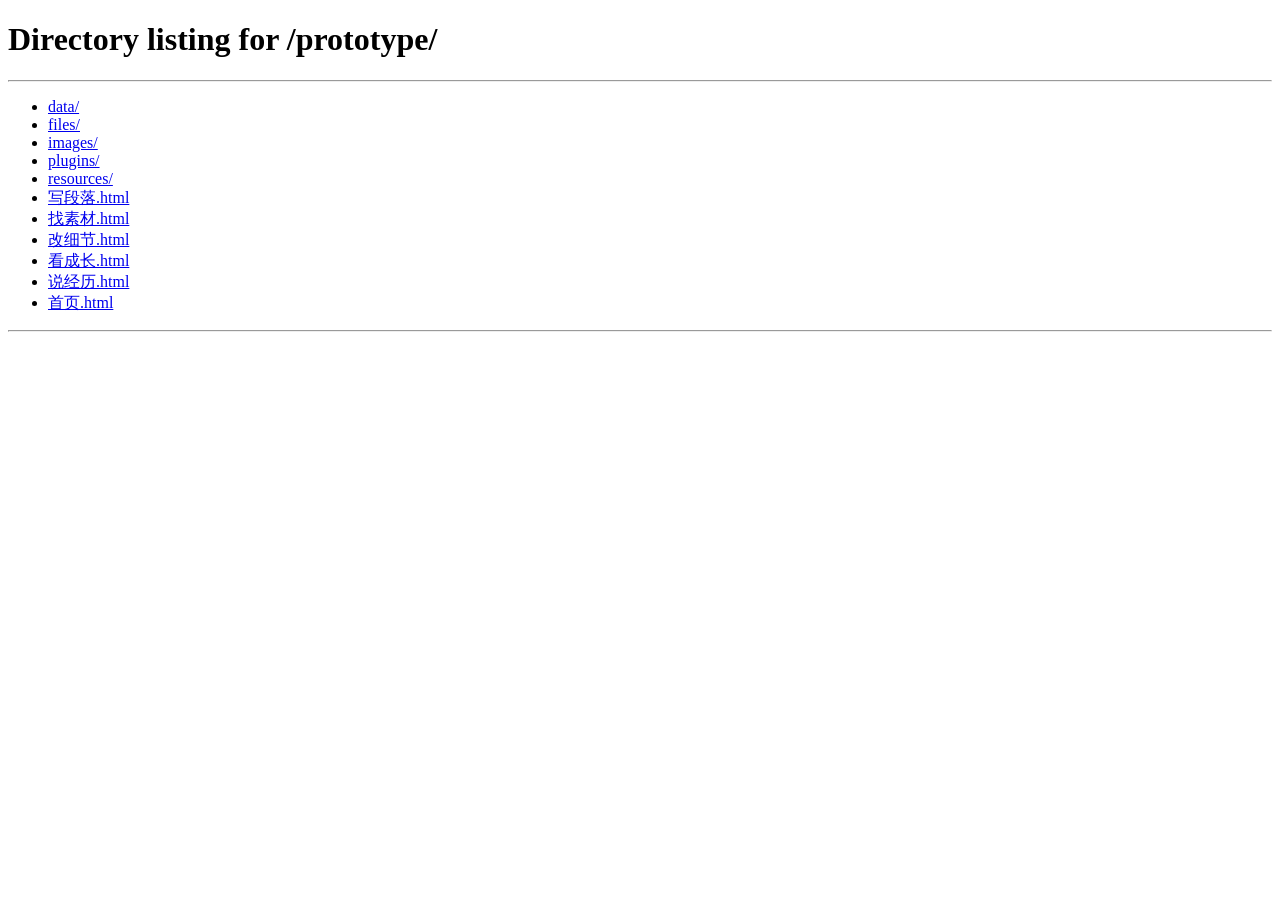
<file: prototype/resources/reload.html>
﻿<html>
	<head>
		<title></title>
	</head>
	<body>
	
	<script language="javascript">
	function getUrl() {
      var query = window.location.search.substring(1);
      var vars = query.split("&&&");
      for (var i=0;i<vars.length;i++) {
        var url = vars[i];
        return decodeURI(url).replace("html%23","html#");
      } 
    }

    var rel = '../';
    var url = getUrl();
    if (url.indexOf(":") > 0 && url.indexOf(":") < 10) rel = '';
	self.location.href = rel + url;
	</script>
	
	</body>
</html>
</file>
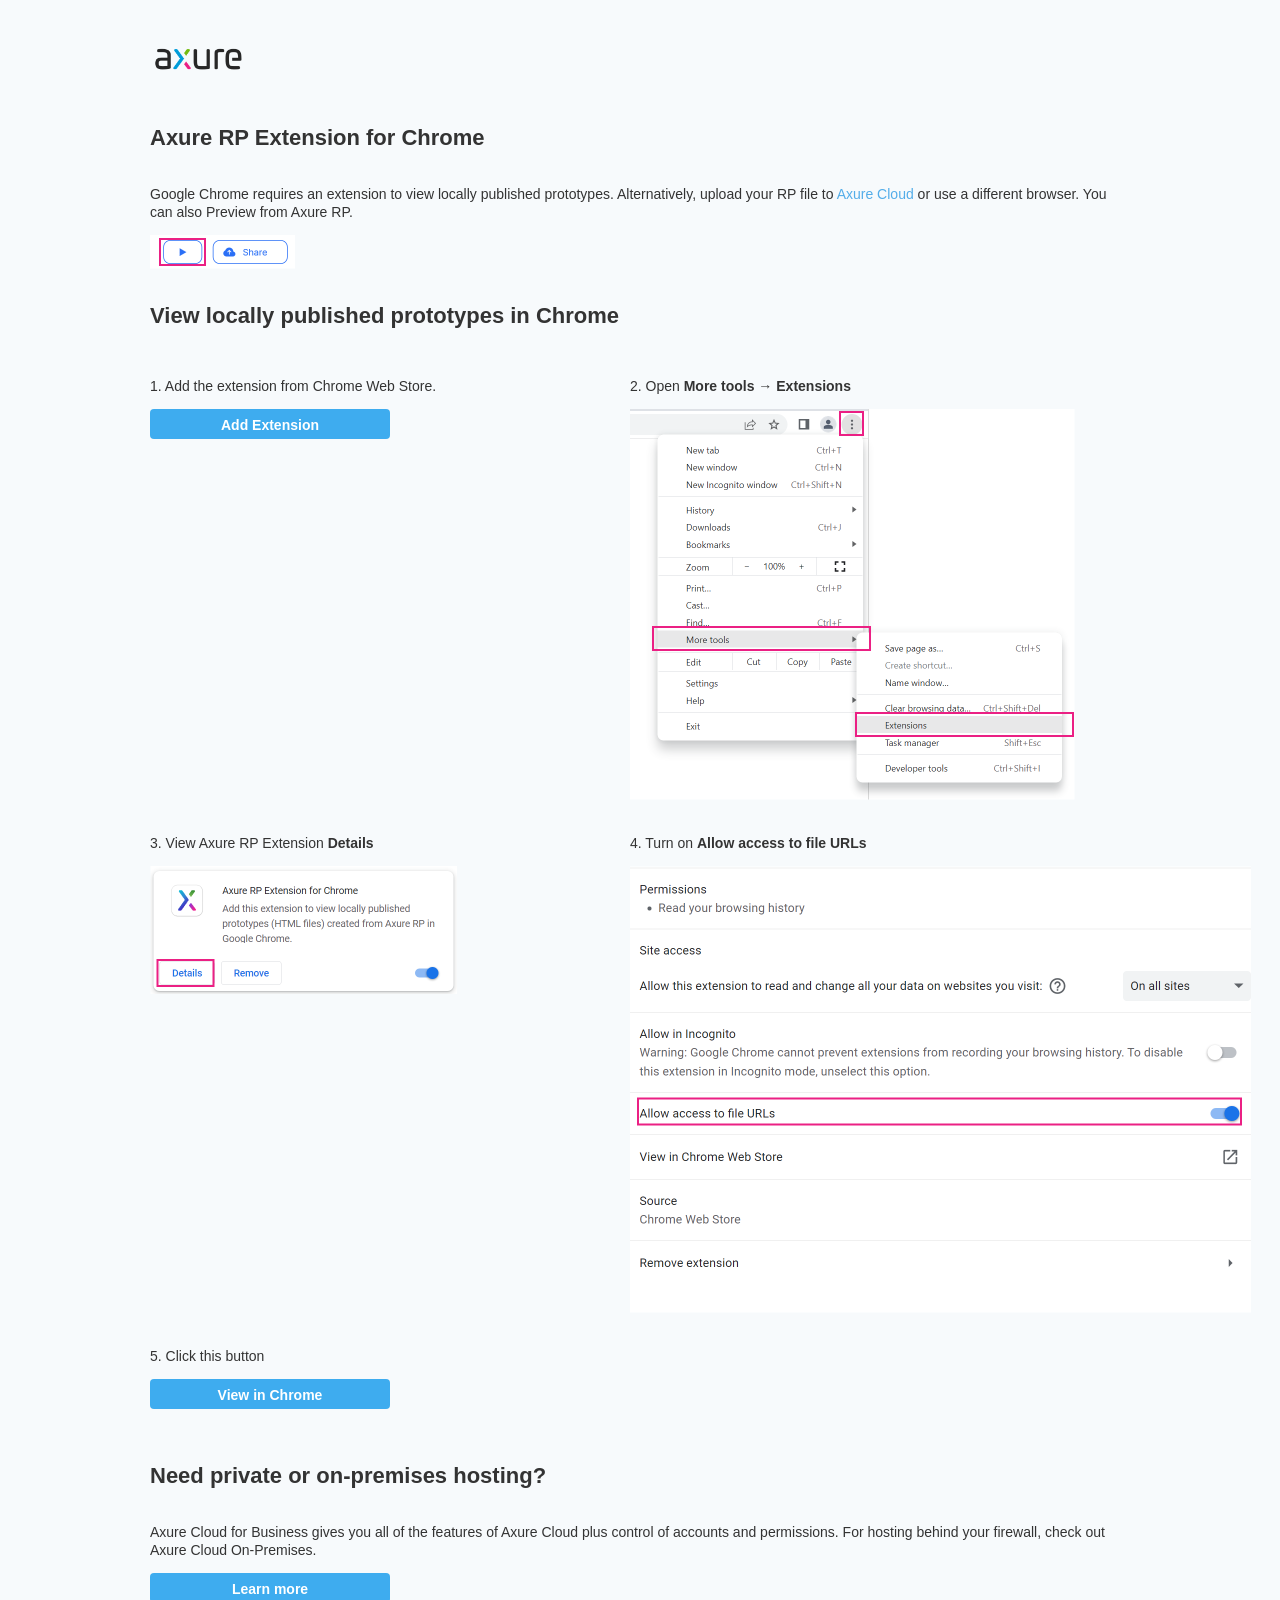
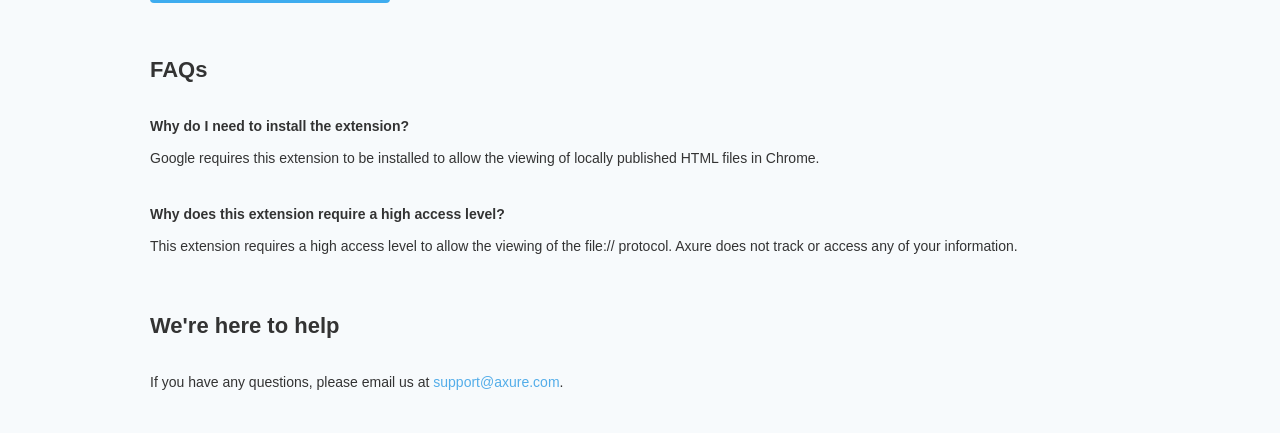
<file: prototype/resources/chrome/chrome.html>
﻿<html>
    <head>
        <title>Install the Axure RP Chrome Extension</title>
        <style type="text/css">
            * {
                font-family: "Source Sans Pro", sans-serif;
            }
            body {
                text-align: center;
                background-color: #f7fafc;
                color: #37465e;
            }
            p {
                font-size: 14px;
                line-height: 18px;
                color: #333333;
            }
            div.container {
                width: 980px;
                margin-left: auto;
                margin-right: auto;
                text-align: left;
            }
            a {
                text-decoration: none;
                color: #ffffff;
            }
            .button {
                display: block;
                width: 240px;
                height: 30px;
                padding: 2px 8px 2px 8px;
                border-radius: 4px;
                background-color: #3eacef;
                box-sizing: border-box;
                font-family: "Source Sans Pro SemiBold", "Source Sans Pro", sans-serif;
                font-weight: 600;
                color: #ffffff;
                text-align: center;
                font-size: 14px;
                line-height: 28px;
            }
            a:hover.button {
                background-color: #1482c5;
            }
            div.left {
                width: 400px;
                float: left;
                margin-right: 80px;
            }
            div.right {
                width: 400px;
                float: left;
            }
            div.buttonContainer {
                text-align: center;
            }
            .header {
                font-size: 22px;
                color: #333333;
                line-height: 50px;
                font-weight: bold;
            }
        </style>
    </head>
    <body>
        <div class="container">
            <br />
            <br />
            <img src="axure_logo.png" alt="axure" style="width: 100px" />
            <br />
            <br />
            <p class="header">
                Axure RP Extension for Chrome
            </p>
            <p>
                Google Chrome requires an extension to view locally published prototypes. Alternatively, upload your RP file to <a href="https://www.axure.cloud" style="color: #53ADE9">Axure Cloud</a> or use a different browser. You can also Preview from Axure RP.
</p>
            <img src="preview-rp.png" alt="preview" />
            <p class="header">
                View locally published prototypes in Chrome
            </p>
            <div class="left">
                <p>
                    1. Add the extension from Chrome Web Store.
                </p>
                <div class="buttonContainer">
                    <a class="button" href="https://chrome.google.com/webstore/detail/dogkpdfcklifaemcdfbildhcofnopogp"
                       target="_blank">Add Extension</a>
                </div>
            </div>
            <div class="right">
                <p>
                    2. Open <b>More tools → Extensions</b>
                </p>
                <img src="extensions.png" alt="extensions" />
            </div>
            <div style="clear: both; height: 20px;">&nbsp;</div>
            <div class="left">
                <p>
                    3. View Axure RP Extension <b>Details</b>
                </p>
                <img src="details.png" alt="extension details" />
            </div>
            <div class="right">
                <p>
                    4. Turn on <b>Allow access to file URLs</b>
                </p>
                <img src="allow-access.png" alt="allow access" />
            </div>
            <div style="clear: both; height: 20px;">&nbsp;</div>
            <div class="left">
                <p>
                    5. Click this button
                </p>
                <div class="buttonContainer">
                    <a class="button" href="../../start.html">View in Chrome</a>
                </div>
            </div>
            <div style="clear: both; height: 20px;">
            </div>
            <p class="header">
                Need private or on-premises hosting?
            </p>
            <p>
                Axure Cloud for Business gives you all of the features of Axure Cloud plus control of accounts and permissions. For hosting behind your firewall, check out Axure Cloud On-Premises.
            </p>
            <div class="buttonContainer">
                <a class="button" href="https://www.axure.com/axure-cloud#hosted">Learn more</a>
            </div>
            <div style="clear: both; height: 20px;"></div>
            <p class="header">
                FAQs
            </p>
            <p><b>Why do I need to install the extension?</b></p>
            <p>
                Google requires this extension to be installed to allow the viewing of locally published HTML files in Chrome.
            </p>
            <div style="clear: both; height: 10px;"></div>
            <p>
                <b>Why does this extension require a high access level?</b>
            </p>
            <p>
                This extension requires a high access level to allow the viewing of the file:// protocol. Axure does not track or access any of your information.
            </p>
            <div style="clear: both; height: 10px;"></div>
            <p class="header">
                We're here to help
            </p>
            <p>
                If you have any questions, please email us at <a href="mailto:support@axure.com" style="color: #53ADE9">support@axure.com</a>.
            </p>
            <div style="clear: both; height: 20px;"></div>
        </div>
    </body>
</html>
</file>
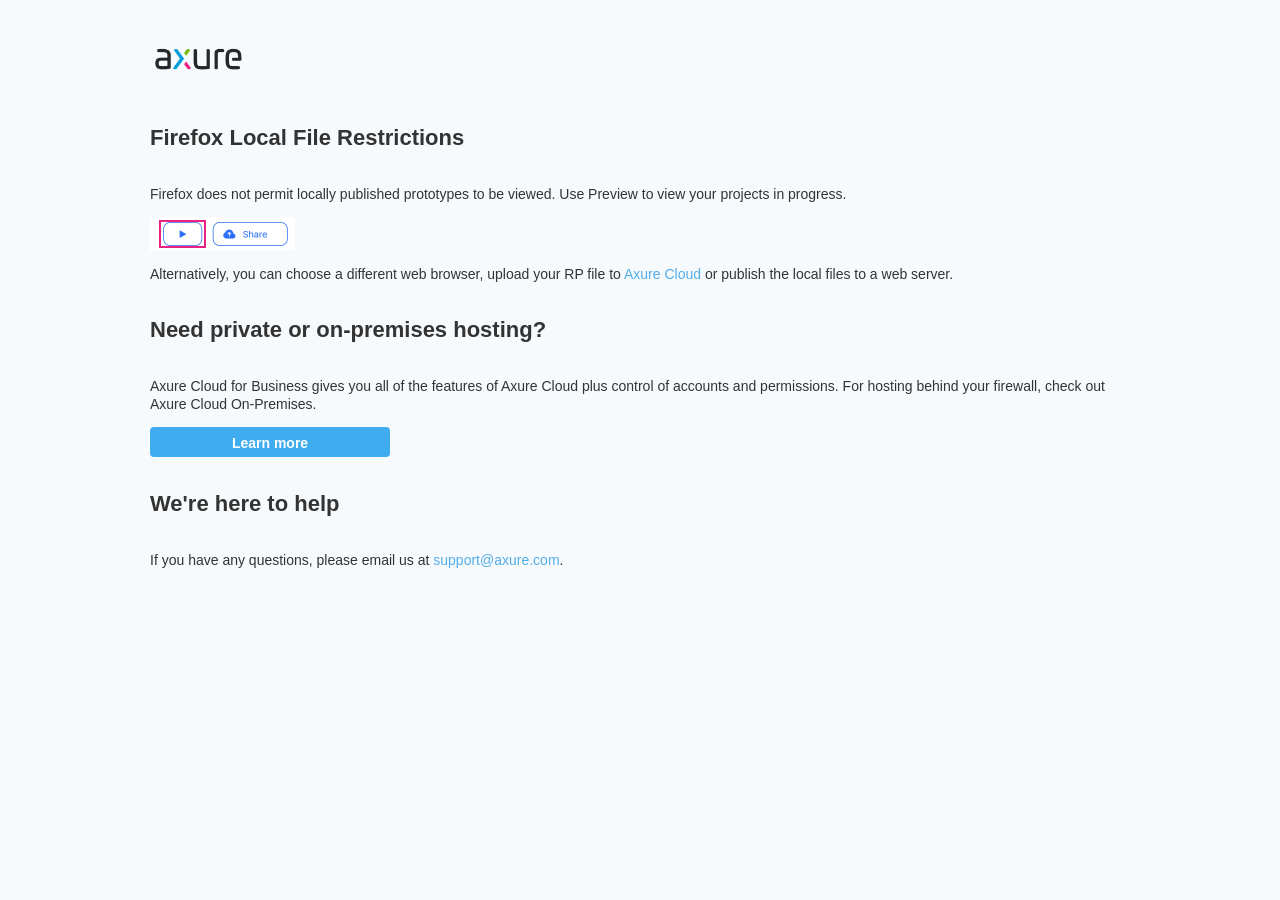
<file: prototype/resources/chrome/firefox.html>
<html>
<head>
    <title>Axure RP - Firefox Local File Restrictions</title>
        <style type="text/css">
            * {
                font-family: "Source Sans Pro", sans-serif;
            }

            body {
                text-align: center;
                background-color: #f7fafc;
                color: #37465e;
            }

            p {
                font-size: 14px;
                line-height: 18px;
                color: #333333;
            }

            div.container {
                width: 980px;
                margin-left: auto;
                margin-right: auto;
                text-align: left;
            }

            a {
                text-decoration: none;
                color: #ffffff;
            }

            .button {
                display: block;
                width: 240px;
                height: 30px;
                padding: 2px 8px 2px 8px;
                border-radius: 4px;
                background-color: #3eacef;
                box-sizing: border-box;
                font-family: "Source Sans Pro SemiBold", "Source Sans Pro", sans-serif;
                font-weight: 600;
                color: #ffffff;
                text-align: center;
                font-size: 14px;
                line-height: 28px;
            }

            a:hover.button {
                background-color: #1482c5;
            }

            div.buttonContainer {
                text-align: center;
            }

            .header {
                font-size: 22px;
                color: #333333;
                line-height: 50px;
                font-weight: bold;
            }
        </style>
    </head>
    <body>
        <div class="container">
            <br />
            <br />
            <img src="axure_logo.png" alt="axure" style="width: 100px" />
            <br />
            <br />
            <p class="header">
                Firefox Local File Restrictions
            </p>
            <p>
                Firefox does not permit locally published prototypes to be viewed. Use Preview to view your projects in progress.
            </p>
            <img src="preview-rp.png" alt="preview" />
            <p>
                Alternatively,  you can choose a different web browser, upload your RP file to <a href="https://app.axure.cloud" style="color: #53ADE9">Axure Cloud</a> or publish the local files to a web server.
            </p>
            <p class="header">
                Need private or on-premises hosting?
            </p>
            <p>
                Axure Cloud for Business gives you all of the features of Axure Cloud plus control of accounts and permissions. For hosting behind your firewall, check out Axure Cloud On-Premises.
            </p>
            <div class="buttonContainer">
                <a class="button" href="https://www.axure.com/axure-cloud#hosted">Learn more</a>
            </div>
            <p class="header">
                We're here to help
            </p>
            <p>
                If you have any questions, please email us at <a href="mailto:support@axure.com" style="color: #53ADE9 ">support@axure.com</a>.
            </p>
            <div style="clear: both; height: 20px;"></div>
        </div>
    </body>
</html>
</file>
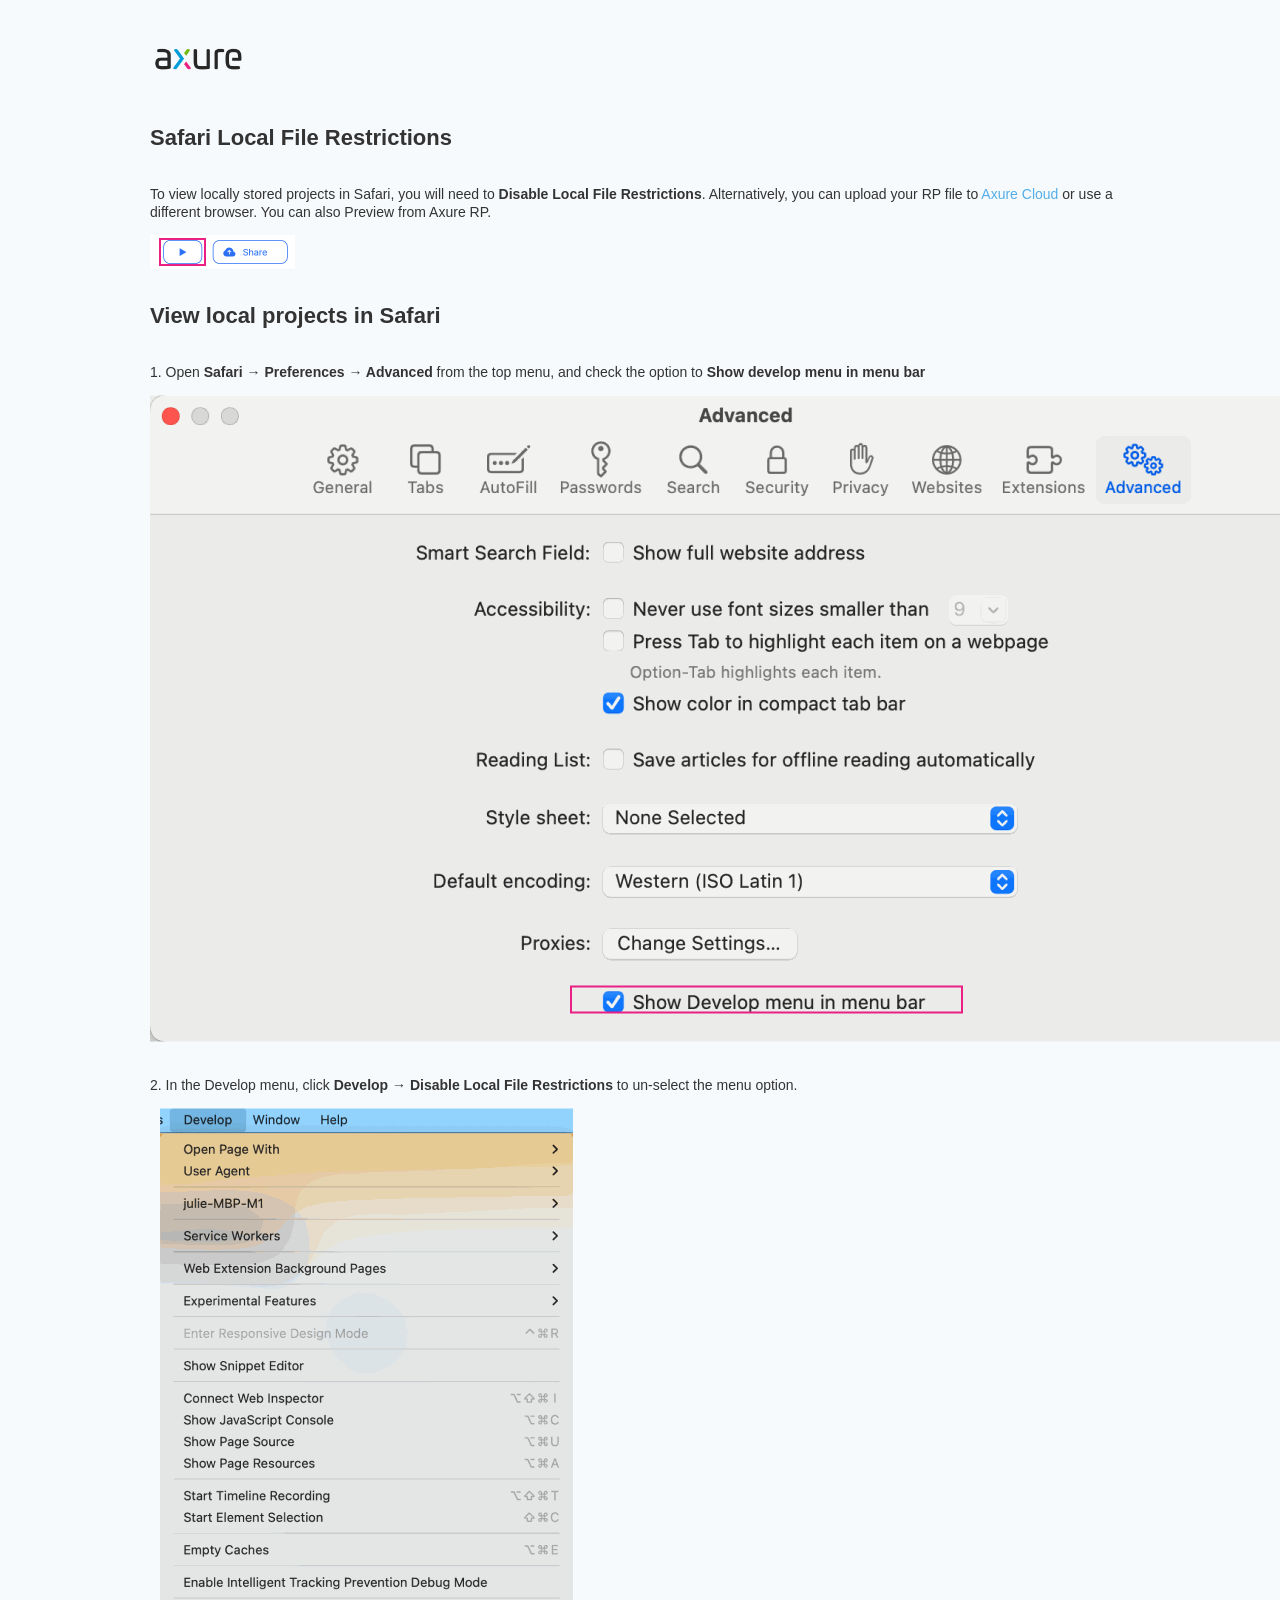
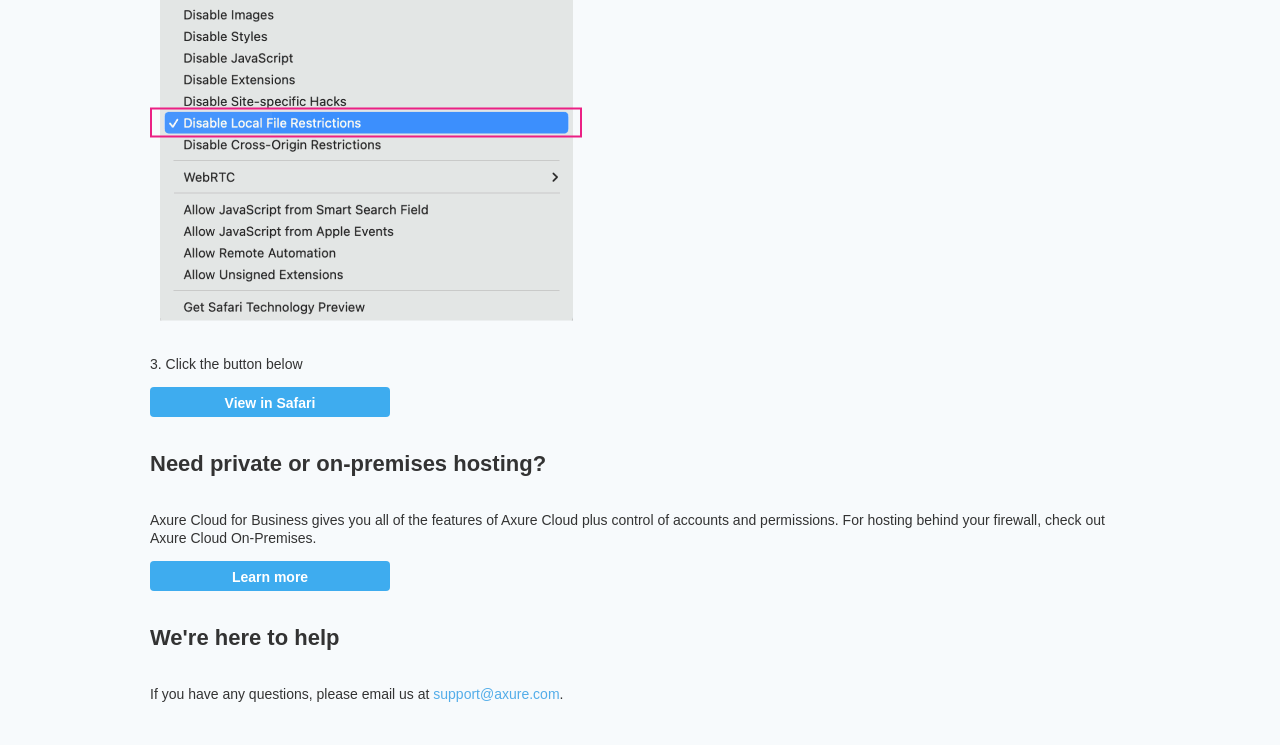
<file: prototype/resources/chrome/safari.html>
﻿<html>
    <head>
        <title>Axure RP - Safari Local File Restrictions</title>
        <style type="text/css">
            * {
                font-family: "Source Sans Pro", sans-serif;
            }

            body {
                text-align: center;
                background-color: #f7fafc;
                color: #37465e;
            }

            p {
                font-size: 14px;
                line-height: 18px;
                color: #333333;
            }

            div.container {
                width: 980px;
                margin-left: auto;
                margin-right: auto;
                text-align: left;
            }

            a {
                text-decoration: none;
                color: #ffffff;
            }

            .button {
                display: block;
                width: 240px;
                height: 30px;
                padding: 2px 8px 2px 8px;
                border-radius: 4px;
                background-color: #3eacef;
                box-sizing: border-box;
                font-family: "Source Sans Pro SemiBold", "Source Sans Pro", sans-serif;
                font-weight: 600;
                color: #ffffff;
                text-align: center;
                font-size: 14px;
                line-height: 28px;
            }

            a:hover.button {
                background-color: #1482c5;
            }

            div.buttonContainer {
                text-align: center;
            }

            .header {
                font-size: 22px;
                color: #333333;
                line-height: 50px;
                font-weight: bold;
            }
        </style>
    </head>
    <body>
        <div class="container">
            <br />
            <br />
            <img src="axure_logo.png" alt="axure" style="width: 100px" />
            <br />
            <br />
            <p class="header">
                Safari Local File Restrictions
            </p>
            <p>
                To view locally stored projects in Safari, you will need to <b>Disable Local File Restrictions</b>. Alternatively,
                you can upload your RP file to <a href="https://www.axure.cloud" style="color: #53ADE9">Axure Cloud</a> or use a different browser. You can also Preview from Axure RP.
            </p>
            <img src="preview-rp.png" alt="preview" />
            <p class="header">
                View local projects in Safari
            </p>
            <div>
                <p>
                    1. Open <b>Safari → Preferences → Advanced</b> from the top menu, and check the option to <b>Show develop menu in menu bar</b>
                </p>
                <img src="safari_advanced.png" alt="advanced" />
            </div>
            <div style="clear: both; height: 20px;">&nbsp;</div>
            <div class="">
                <p>
                    2. In the Develop menu, click <b>Develop → Disable Local File Restrictions</b> to un-select the menu option.
                </p>
                <img src="safari_restrictions.png" alt="extensions" />
            </div>
            <div style="clear: both; height: 20px;">&nbsp;</div>
            <p>
                3. Click the button below
            </p>
            <div class="buttonContainer">
                <a class="button" href="../../start.html">View in Safari</a>
            </div>
            <p class="header">
                Need private or on-premises hosting?
            </p>
            <p>
                Axure Cloud for Business gives you all of the features of Axure Cloud plus control of accounts and permissions. For hosting behind your firewall, check out Axure Cloud On-Premises.
            </p>
            <div class="buttonContainer">
                <a class="button" href="https://www.axure.com/axure-cloud#hosted">Learn more</a>
            </div>
            <p class="header">
                We're here to help
            </p>
            <p>
                If you have any questions, please email us at <a href="mailto:support@axure.com" style="color: #53ADE9 ">support@axure.com</a>.
            </p>
            <div style="clear: both; height: 20px;"></div>
        </div>
    </body>
</html>
</file>
<file: styles.css>
:root {
  color-scheme: light;
  --ink: #171a38;
  --muted: #5c6f9d;
  --blue: #315af0;
  --violet: #8255f7;
  --card: rgba(255, 255, 255, 0.76);
  --card-border: rgba(255, 255, 255, 0.84);
  --shadow: 0 24px 58px rgba(72, 75, 159, 0.16);
}

* {
  box-sizing: border-box;
}

html,
body {
  position: relative;
  margin: 0;
  min-height: 100%;
}

html {
  background: #f8f3ff;
}

body {
  min-width: 320px;
  color: var(--ink);
  font-family: "Microsoft YaHei", "PingFang SC", "Noto Sans CJK SC", "Segoe UI", sans-serif;
  background: #f8f3ff;
  overflow-x: hidden;
}

button,
input {
  font: inherit;
}

.page-bg {
  position: fixed;
  inset: 0;
  z-index: 0;
  pointer-events: none;
  background-image: linear-gradient(90deg, rgba(255, 250, 254, 0.12), rgba(255, 255, 255, 0) 56%), url("./assets/dream-city-bg.png");
  background-position: center;
  background-size: cover;
}

.page-bg::after {
  content: "";
  position: absolute;
  inset: 0;
  background:
    radial-gradient(circle at 24% 42%, rgba(255, 252, 246, 0.46), transparent 37%),
    linear-gradient(180deg, transparent 68%, rgba(255, 244, 254, 0.22));
}

.experience-shell {
  position: relative;
  z-index: 1;
  display: grid;
  grid-template-columns: minmax(560px, 0.94fr) minmax(540px, 1.06fr);
  width: min(1540px, calc(100% - 9vw));
  min-height: calc(100vh - 112px);
  margin: 0 auto;
  padding: clamp(24px, 4vh, 46px) 0 24px;
}

.content-column {
  position: relative;
  z-index: 2;
  display: flex;
  flex-direction: column;
  align-items: flex-start;
}

.brand {
  display: flex;
  align-items: center;
  gap: 15px;
}

.brand > img {
  width: clamp(58px, 4.25vw, 72px);
  height: auto;
  object-fit: contain;
  filter: drop-shadow(0 9px 13px rgba(74, 76, 173, 0.16));
}

.brand-name {
  position: relative;
  display: flex;
  align-items: baseline;
  gap: 12px;
  white-space: nowrap;
  font-size: clamp(30px, 2.55vw, 43px);
  line-height: 1;
  font-weight: 950;
  letter-spacing: -0.05em;
}

.brand-name b {
  color: #3972ed;
  font-weight: 900;
  letter-spacing: 0;
}

.brand-name i {
  align-self: flex-start;
  margin: -7px 0 0 -9px;
  color: #3175f4;
  font-size: 20px;
  font-style: normal;
}

.brand-en {
  margin-top: 7px;
  font-size: clamp(15px, 1.15vw, 20px);
  line-height: 1;
  font-weight: 800;
  letter-spacing: 0.01em;
}

.hero-copy {
  position: relative;
  width: 100%;
  margin-top: clamp(28px, 5vh, 62px);
}

.hero-copy h1 {
  margin: 0;
  color: #090b18;
  font-size: clamp(62px, 6.1vw, 104px);
  line-height: 0.96;
  font-weight: 950;
  letter-spacing: 0.04em;
}

.hero-en {
  margin: 8px 0 0;
  color: transparent;
  font-size: clamp(46px, 4.65vw, 78px);
  line-height: 1;
  font-weight: 950;
  letter-spacing: -0.05em;
  background: linear-gradient(90deg, #2649c9 0%, #5376ff 52%, #7452f0 100%);
  -webkit-background-clip: text;
  background-clip: text;
}

.hero-promise {
  position: relative;
  display: inline-block;
  margin: clamp(20px, 2.4vh, 30px) 0 0;
  color: #111630;
  font-size: clamp(21px, 1.72vw, 29px);
  line-height: 1.35;
  font-weight: 900;
  letter-spacing: 0.01em;
}

.hero-promise::after {
  content: "";
  position: absolute;
  right: -7px;
  bottom: -2px;
  left: 58%;
  height: 6px;
  border-radius: 999px;
  background: linear-gradient(90deg, #ffc54c, #ff9b29);
  transform: rotate(-1deg);
  z-index: -1;
}

.hero-detail {
  margin: 10px 0 0;
  color: #516c9c;
  font-size: clamp(17px, 1.32vw, 22px);
  line-height: 1.45;
  font-weight: 650;
  letter-spacing: 0.055em;
}

.login-card {
  width: min(540px, 100%);
  margin-top: clamp(22px, 2.7vh, 32px);
  padding: clamp(20px, 2.2vw, 30px) clamp(24px, 2.65vw, 40px) 20px;
  border: 1px solid var(--card-border);
  border-radius: 28px;
  background: var(--card);
  box-shadow: var(--shadow), inset 0 1px 0 rgba(255, 255, 255, 0.95);
  backdrop-filter: blur(22px) saturate(1.12);
  -webkit-backdrop-filter: blur(22px) saturate(1.12);
}

.card-heading {
  display: flex;
  align-items: center;
  gap: 20px;
}

.lock-badge {
  display: grid;
  place-items: center;
  flex: 0 0 auto;
  width: 68px;
  height: 68px;
  border-radius: 18px;
  color: #fff;
  background: linear-gradient(145deg, rgba(236, 241, 255, 0.96), rgba(226, 218, 255, 0.92));
}

.lock-badge svg {
  width: 38px;
  height: 38px;
  fill: none;
  stroke: #5565e9;
  stroke-width: 1.7;
}

.lock-badge rect {
  fill: #6572f3;
  stroke: none;
}

.lock-badge path:last-child {
  stroke: #fff;
  stroke-linecap: round;
}

.card-heading h2 {
  margin: 0;
  color: #131728;
  font-size: clamp(23px, 1.75vw, 28px);
  line-height: 1.2;
  font-weight: 900;
}

.card-heading p {
  margin: 8px 0 0;
  color: #60729e;
  font-size: clamp(13px, 1vw, 16px);
  line-height: 1.5;
  font-weight: 560;
}

#login-form {
  margin-top: 20px;
}

#login-form label {
  display: block;
  margin-bottom: 8px;
  color: #181d33;
  font-size: 16px;
  font-weight: 850;
}

.password-wrap {
  position: relative;
}

.password-wrap input {
  width: 100%;
  height: 56px;
  padding: 0 58px 0 20px;
  border: 1.5px solid #a9b7dc;
  border-radius: 14px;
  outline: none;
  color: #192052;
  background: rgba(255, 255, 255, 0.74);
  font-size: 18px;
  letter-spacing: 0.12em;
  transition: border-color 160ms ease, box-shadow 160ms ease, background 160ms ease;
}

.password-wrap input::placeholder {
  color: #8a96b5;
  letter-spacing: 0;
}

.password-wrap input:focus {
  border-color: #6575f3;
  background: #fff;
  box-shadow: 0 0 0 4px rgba(100, 113, 243, 0.13);
}

.password-wrap input[aria-invalid="true"] {
  border-color: #db5969;
  box-shadow: 0 0 0 4px rgba(219, 89, 105, 0.11);
}

.visibility-toggle {
  position: absolute;
  top: 50%;
  right: 12px;
  display: grid;
  place-items: center;
  width: 40px;
  height: 40px;
  padding: 0;
  border: 0;
  border-radius: 10px;
  color: #6571b7;
  background: transparent;
  cursor: pointer;
  transform: translateY(-50%);
}

.visibility-toggle:hover,
.visibility-toggle:focus-visible {
  color: #4c59d8;
  background: rgba(98, 108, 226, 0.09);
  outline: none;
}

.visibility-toggle svg {
  width: 25px;
  height: 25px;
  fill: none;
  stroke: currentColor;
  stroke-width: 1.9;
  stroke-linecap: round;
  stroke-linejoin: round;
}

.eye-closed,
.visibility-toggle[aria-pressed="true"] .eye-open {
  display: none;
}

.visibility-toggle[aria-pressed="true"] .eye-closed {
  display: block;
}

.form-message {
  min-height: 20px;
  margin: 7px 2px 4px;
  color: #c5394d;
  font-size: 13px;
  line-height: 1.45;
  font-weight: 650;
}

.form-message.success {
  color: #34755c;
}

.submit-button {
  display: flex;
  align-items: center;
  justify-content: center;
  gap: 13px;
  width: 100%;
  min-height: 56px;
  padding: 0 20px;
  border: 0;
  border-radius: 999px;
  color: #fff;
  background: linear-gradient(100deg, #13bce9 0%, #386ff3 54%, #8a46ef 100%);
  box-shadow: 0 11px 20px rgba(73, 83, 229, 0.25), inset 0 1px 0 rgba(255, 255, 255, 0.32);
  font-size: 21px;
  line-height: 1;
  font-weight: 850;
  cursor: pointer;
  transition: transform 160ms ease, filter 160ms ease, box-shadow 160ms ease;
}

.submit-button:hover:not(:disabled) {
  filter: saturate(1.12) brightness(1.035);
  transform: translateY(-1px);
  box-shadow: 0 14px 24px rgba(73, 83, 229, 0.3), inset 0 1px 0 rgba(255, 255, 255, 0.32);
}

.submit-button:focus-visible {
  outline: 3px solid rgba(77, 83, 225, 0.3);
  outline-offset: 3px;
}

.submit-button:disabled {
  opacity: 0.62;
  cursor: not-allowed;
  filter: grayscale(0.15);
}

.submit-button svg {
  width: 27px;
  height: 27px;
  fill: none;
  stroke: currentColor;
  stroke-width: 1.8;
  stroke-linecap: round;
  stroke-linejoin: round;
}

.backup-row {
  display: grid;
  grid-template-columns: minmax(22px, 1fr) auto minmax(22px, 1fr);
  align-items: center;
  gap: 16px;
  margin-top: 17px;
}

.backup-row > span {
  height: 1px;
  background: rgba(107, 119, 169, 0.2);
}

.backup-row a {
  color: #42579c;
  font-size: 13px;
  line-height: 1.5;
  text-decoration: none;
  white-space: nowrap;
}

.backup-row a:hover,
.backup-row a:focus-visible {
  color: #304ccc;
  text-decoration: underline;
  text-underline-offset: 3px;
}

.backup-row strong {
  margin-left: 5px;
  color: #304ccc;
}

.backup-row b {
  margin-left: 8px;
  font-size: 20px;
  vertical-align: -2px;
}

.visual-column {
  position: relative;
  min-width: 0;
}

.astronaut {
  position: absolute;
  right: clamp(14px, 3vw, 54px);
  bottom: clamp(5px, 2vh, 24px);
  width: min(46vw, 590px);
  height: auto;
  object-fit: contain;
  filter: drop-shadow(0 24px 25px rgba(54, 79, 172, 0.14));
}

.hero-copy .visual-tagline {
  position: absolute;
  top: -16px;
  right: clamp(-28px, -1vw, -8px);
  margin: 0;
  color: #f4751d;
  font-family: "KaiTi", "STKaiti", "Microsoft YaHei", sans-serif;
  font-size: clamp(24px, 2.25vw, 38px);
  line-height: 1;
  font-weight: 500;
  letter-spacing: 0.13em;
  transform: rotate(-7deg);
  text-shadow: 0 1px 0 rgba(255, 255, 255, 0.8);
}

.hero-copy .visual-tagline::after {
  content: "";
  display: block;
  width: 92%;
  height: 3px;
  margin: 12px 0 0 4%;
  border-radius: 999px;
  background: linear-gradient(90deg, transparent 0%, #f48122 16%, #f48122 84%, transparent 100%);
}

.site-footer {
  position: relative;
  z-index: 1;
  display: flex;
  flex-direction: column;
  align-items: center;
  justify-content: center;
  min-height: 82px;
  padding: 0 20px 18px;
  color: #4f668d;
  text-align: center;
}

.site-footer p {
  display: flex;
  align-items: center;
  gap: 18px;
  margin: 0;
  font-size: 15px;
  line-height: 1.5;
  font-weight: 580;
  letter-spacing: 0.03em;
}

.site-footer p span {
  display: block;
  width: 74px;
  height: 1px;
  background: rgba(66, 88, 134, 0.34);
}

.site-footer small {
  margin-top: 5px;
  font-size: 12px;
  opacity: 0.78;
}

@media (max-height: 850px) and (min-width: 900px) {
  .experience-shell {
    width: min(1500px, calc(100% - 7vw));
    min-height: calc(100vh - 72px);
    padding-top: 20px;
    padding-bottom: 12px;
  }

  .brand > img {
    width: 54px;
  }

  .brand-name {
    font-size: 32px;
  }

  .brand-en {
    font-size: 14px;
  }

  .hero-copy {
    margin-top: 20px;
  }

  .hero-copy h1 {
    font-size: clamp(60px, 6.1vw, 84px);
  }

  .hero-en {
    font-size: clamp(44px, 4.6vw, 62px);
  }

  .hero-promise {
    margin-top: 13px;
  }

  .login-card {
    margin-top: 14px;
    padding-top: 17px;
    padding-bottom: 13px;
  }

  .lock-badge {
    width: 56px;
    height: 56px;
    border-radius: 15px;
  }

  .card-heading p {
    margin-top: 4px;
  }

  #login-form {
    margin-top: 12px;
  }

  .password-wrap input,
  .submit-button {
    height: 49px;
    min-height: 49px;
  }

  .form-message {
    min-height: 17px;
    margin-top: 4px;
    margin-bottom: 2px;
  }

  .backup-row {
    margin-top: 12px;
  }

  .astronaut {
    right: clamp(16px, 3.6vw, 58px);
    bottom: 24px;
    width: min(35vw, 450px);
  }

  .visual-tagline {
    top: 6%;
  }

  .site-footer {
    min-height: 58px;
    padding-bottom: 8px;
  }
}

@media (min-width: 1181px) and (min-height: 851px) and (max-height: 950px) {
  .astronaut {
    right: clamp(16px, 3.6vw, 58px);
    bottom: 24px;
    width: min(37vw, 500px);
  }

  .visual-tagline {
    top: 6%;
  }
}

@media (max-width: 1180px) {
  .experience-shell {
    grid-template-columns: minmax(520px, 1.02fr) minmax(380px, 0.98fr);
    width: calc(100% - 10vw);
  }

  .astronaut {
    right: 1vw;
    width: min(43vw, 450px);
  }

  .visual-tagline {
    right: 0;
  }
}

@media (max-width: 880px) {
  .page-bg {
    background-position: 68% center;
  }

  .page-bg::after {
    background: rgba(255, 251, 255, 0.25);
  }

  .experience-shell {
    display: flex;
    flex-direction: column;
    width: min(680px, calc(100% - 32px));
    min-height: auto;
    padding: 24px 0 12px;
  }

  .content-column {
    width: 100%;
  }

  .hero-copy {
    margin-top: 32px;
  }

  .hero-copy h1 {
    font-size: clamp(52px, 15vw, 78px);
  }

  .hero-en {
    font-size: clamp(38px, 10vw, 56px);
  }

  .login-card {
    width: 100%;
  }

  .visual-column {
    min-height: 460px;
  }

  .astronaut {
    right: 6%;
    bottom: 0;
    width: min(76vw, 470px);
  }

  .visual-tagline {
    top: 20%;
    right: 2%;
  }
}

@media (max-width: 520px) {
  .experience-shell {
    width: calc(100% - 24px);
  }

  .brand {
    gap: 10px;
  }

  .brand > img {
    width: 52px;
  }

  .brand-name {
    gap: 8px;
    font-size: 29px;
  }

  .brand-en {
    margin-top: 5px;
    font-size: 13px;
  }

  .hero-copy {
    margin-top: 24px;
  }

  .hero-copy h1 {
    font-size: 49px;
  }

  .hero-en {
    font-size: 36px;
  }

  .hero-promise {
    font-size: 19px;
  }

  .hero-detail {
    font-size: 15px;
  }

  .login-card {
    padding: 19px 17px 16px;
    border-radius: 22px;
  }

  .card-heading {
    gap: 13px;
  }

  .lock-badge {
    width: 54px;
    height: 54px;
    border-radius: 15px;
  }

  .lock-badge svg {
    width: 31px;
    height: 31px;
  }

  .card-heading h2 {
    font-size: 21px;
  }

  .card-heading p {
    font-size: 12px;
  }

  .backup-row {
    gap: 8px;
  }

  .backup-row a {
    white-space: normal;
    text-align: center;
  }

  .visual-column {
    min-height: 360px;
  }

  .visual-tagline {
    top: 13%;
    font-size: 21px;
  }

  .site-footer p {
    font-size: 13px;
  }

  .site-footer p span {
    width: 26px;
  }
}

@media (min-width: 1400px) {
  .content-column {
    transform: translateX(90px);
  }

  .astronaut {
    right: auto;
    left: 90px;
  }
}

@media (min-width: 2000px) {
  .content-column {
    transform: translateX(130px);
  }

  .astronaut {
    left: 90px;
  }
}

@media (prefers-reduced-motion: reduce) {
  *,
  *::before,
  *::after {
    scroll-behavior: auto !important;
    transition-duration: 0.01ms !important;
  }
}
</file>
<file: prototype/resources/css/axure_rp_page.css>
﻿/* so the window resize fires within a frame in IE7 */
html, body {
    height: 100%;
}

#zoomOverlay {
    position: fixed;
    top: 0;
    left: 0;
    width: 100%;
    height: 100%;
}

#dragOverlay {
    position: fixed;
    top: 0;
    left: 0;
    width: 100%;
    height: 100%;
    cursor: grab;
}

#dragOverlay.dragging__start {
    cursor: grabbing;
}

html.hideScroll::-webkit-scrollbar {
    display: none;
}

html.hideScroll {
    -ms-overflow-style: none;
    scrollbar-width: none;
}

.mobileFrameCursor div * {
    cursor: inherit !important;
}

a {
    color: inherit;
}

p {
    margin: 0px;
    text-rendering: optimizeLegibility;
    font-feature-settings: "kern" 1;
    -webkit-font-feature-settings: "kern";
    -moz-font-feature-settings: "kern";
    -moz-font-feature-settings: "kern=1";
    font-kerning: normal;
}

ul {
    margin:0px;
}

iframe {
    background: #FFFFFF;
}

/* to match IE with C, FF */
input {
    padding: 1px 0px 1px 0px;
    box-sizing: border-box;
    -moz-box-sizing: border-box;
}

input[type=text]::-ms-clear {
    width: 0;
    height: 0;
    display: none;
}

textarea {
    margin: 0px;
    box-sizing: border-box;
    -moz-box-sizing: border-box;
}

select option {
    color: initial;
}

.focused:focus, .selectedFocused:focus {
    outline: none;
}

div.intcases {
    font-family: 'Inter';
    font-size: 12px;
    text-align: left;
    border: 1px solid #e2e8f0;
    background: #FFF;
    z-index: 9999;
    visibility: hidden;
    position: absolute;
    padding: 0px;
    border-radius: 4px;
    white-space: pre-wrap;
    overflow-wrap: break-word;
    max-width: 250px;
    box-shadow: 0 4px 6px -1px rgb(0 0 0 / 0.1), 0 2px 4px -2px rgb(0 0 0 / 0.1);
}

div.intcaselink {
    cursor: pointer;
    padding: 3px 8px 3px 8px;
    margin: 5px;
    background: #FFF;
    border: 1px solid #CBD5E1;
    border-radius: 4px;
    color: #1E293B;
}

div.intcaselink:hover {
    background : #e5e7eb66;
}

div.refpageimage {
    position: absolute;
    left: 0px;
    top: 0px;
    font-size: 0px;
    width: 16px;
    height: 16px;
    cursor: pointer;
    background-image: url(images/newwindow.gif);
    background-repeat: no-repeat;
}

div.annnoteimage {
    position: absolute;
    left: 0px;
    top: 0px;
    font-size: 0px;
    /*width: 16px;
    height: 12px;*/
    cursor: help;
    /*background-image: url(images/note.gif);*/
    /*background-repeat: no-repeat;*/
    width: 13px;
    height: 12px;
    padding-top: 1px;
    text-align: center;
    background-color: #138CDD;
    -moz-box-shadow: 1px 1px 3px #aaa;
    -webkit-box-shadow: 1px 1px 3px #aaa;
    box-shadow: 1px 1px 3px #aaa;
}

div.annnoteline {
    display: inline-block;
    width: 9px;
    height: 1px;
    border-bottom: 1px solid white;
    margin-top: 1px;
}

div.annnotelabel {
    /*position: absolute;
    left: 0px;
    top: 0px;*/
    font-family: Helvetica,Arial;
    white-space: nowrap;
    
    padding-top: 1px;
    background-color: #fff849;
    font-size: 10px;
    font-weight: bold;
    line-height: 14px;
    margin-right: 3px;
    padding: 0px 4px;
    color: #000;

    -moz-box-shadow: 1px 1px 3px #aaa;
    -webkit-box-shadow: 1px 1px 3px #aaa;
    box-shadow: 1px 1px 3px #aaa;
}

div.annnote {
    display: flex;
    position: absolute;
    cursor: help;
    line-height: 14px;
}

.annotation {
    font-size: 12px;
    padding-left: 2px;
    margin-bottom: 5px;
}

.annotationName {
    /*font-size: 13px;
    font-weight: bold;
    margin-bottom: 3px;
    white-space: nowrap;*/

    font-family: 'Trebuchet MS';
    font-size: 14px;
    font-weight: bold;
    margin-bottom: 5px;
    white-space: nowrap;
}

.annotationValue {
    font-family: Arial, Helvetica, Sans-Serif;
    font-size: 12px;
    color: #4a4a4a;
    line-height: 21px;
    margin-bottom: 20px;
}

.noteLink {
    text-decoration: inherit;
    color: inherit;
}

.noteLink:hover {
    background-color: white;
}

/* this is a fix for the issue where dialogs jump around and takes the text-align from the body */
.dialogFix {
    position:absolute;
    text-align:left;
    border: 1px solid #8f949a;
}


@keyframes pulsate {
  from {
    box-shadow: 0 0 10px #15d6ba;
  }
  to {
    box-shadow: 0 0 20px #15d6ba;
  }
}

@-webkit-keyframes pulsate {
  from {
    -webkit-box-shadow: 0 0 10px #15d6ba;
    box-shadow: 0 0 10px #15d6ba;
  }
  to {
    -webkit-box-shadow: 0 0 20px #15d6ba;
    box-shadow: 0 0 20px #15d6ba;
  }
}
 
@-moz-keyframes pulsate {
  from {
    -moz-box-shadow: 0 0 10px #15d6ba;
    box-shadow: 0 0 10px #15d6ba;
  }
  to {
    -moz-box-shadow: 0 0 20px #15d6ba;
    box-shadow: 0 0 20px #15d6ba;
  }
}

.legacyPulsateBorder {
    /*border: 5px solid #15d6ba;
    margin: -5px;*/
    -moz-box-shadow: 0 0 10px 3px #75BB43;
    box-shadow: 0 0 10px 3px #75BB43;
}

.pulsateBorder {
  animation-name: pulsate;
  animation-timing-function: ease-in-out;
  animation-duration: 0.9s;
  animation-iteration-count: infinite;
  animation-direction: alternate;
  
  -webkit-animation-name: pulsate;
  -webkit-animation-timing-function: ease-in-out;
  -webkit-animation-duration: 0.9s;
  -webkit-animation-iteration-count: infinite;
  -webkit-animation-direction: alternate;

  -moz-animation-name: pulsate;
  -moz-animation-timing-function: ease-in-out;
  -moz-animation-duration: 0.9s;
  -moz-animation-iteration-count: infinite;
  -moz-animation-direction: alternate;
}

.ax_default_hidden, .ax_default_unplaced{
    display: none;
    visibility: hidden;
}

.widgetNoteSelected {
    -moz-box-shadow: 0 0 10px 3px #1482C5;
    box-shadow: 0 0 10px 3px #1482C5;
    /*-moz-box-shadow: 0 0 20px #3915d6;
    box-shadow: 0 0 20px #3915d6;*/
    /*border: 3px solid #3915d6;*/
    /*margin: -3px;*/
}


.singleImg {
    display: none;
    visibility: hidden;
}

.nopointer {
    pointer-events: none;
}

.nopointer > *:not(.nopointer) {
    pointer-events: auto;
}

.bgImg {
    background-repeat: no-repeat;
    background-size: 100% 100%;
}

.transition * {
    transition: inherit;
}

.notrs, .notrs * {
    transition: none !important;
}

.nocrntl {
    border-top-left-radius : 0px !important;
}

.nocrntr {
    border-top-right-radius : 0px !important;
}

.nocrnbr {
    border-bottom-right-radius : 0px !important;
}

.nocrnbl {
    border-bottom-left-radius : 0px !important;
}

object.img {
    pointer-events: none;
    user-select: none;
}

.selected .btn_check {
    display:inherit;
}

.btn_check {
    display: none;
}

#ios-safari {
    overflow: auto;
    -webkit-overflow-scrolling: touch;
}

#ios-safari-html {
    display: block;
    overflow: auto;
    -webkit-overflow-scrolling: touch;
    position: absolute;
    top: 0;
    left: 0;
    right: 0;
    bottom: 0;
}

#ios-safari-fixed {
    position: absolute;
    pointer-events: none;
    width: initial;
}

#ios-safari-fixed div {
    pointer-events: auto;
}
</file>
<file: prototype/data/styles.css>
﻿.ax_default {
  font-family:"Arial Normal", "Arial", sans-serif;
  font-weight:400;
  font-style:normal;
  font-size:13px;
  letter-spacing:normal;
  color:#333333;
  vertical-align:none;
  text-align:center;
  line-height:normal;
  text-transform:none;
}
.box_1 {
}
.box_2 {
}
.ellipse {
}
._形状 {
}
._图像 {
}
.primary_button {
  color:#FFFFFF;
}
._标题_1 {
  font-family:"Arial Normal", "Arial", sans-serif;
  font-weight:bold;
  font-style:normal;
  font-size:32px;
  text-align:left;
}
._标题_2 {
  font-family:"Arial Normal", "Arial", sans-serif;
  font-weight:bold;
  font-style:normal;
  font-size:24px;
  text-align:left;
}
._标题_3 {
  font-family:"Arial Normal", "Arial", sans-serif;
  font-weight:bold;
  font-style:normal;
  font-size:18px;
  text-align:left;
}
._标题_4 {
  font-family:"Arial Normal", "Arial", sans-serif;
  font-weight:bold;
  font-style:normal;
  font-size:14px;
  text-align:left;
}
._标题_5 {
  font-family:"Arial Normal", "Arial", sans-serif;
  font-weight:bold;
  font-style:normal;
  text-align:left;
}
._标题_6 {
  font-family:"Arial Normal", "Arial", sans-serif;
  font-weight:bold;
  font-style:normal;
  font-size:10px;
  text-align:left;
}
.label {
  font-size:13px;
  text-align:left;
}
._文本 {
  text-align:left;
}
.line {
}
.text_area {
  color:#000000;
  text-align:left;
}
._连接符 {
}
.form_hint {
  color:#999999;
}
.form_disabled {
}
._表单提示 {
  color:#999999;
}
._表单禁用 {
}
.link_button {
  color:#169BD5;
}
.primary_button1 {
  color:#FFFFFF;
}
.icon {
}
textarea, select, input, button, div, svg { outline: none; }
</file>
<file: prototype/files/写段落/styles.css>
﻿body {
  margin:0px;
  background-image:none;
  position:static;
  left:auto;
  width:1600px;
  margin-left:0;
  margin-right:0;
  text-align:left;
}
.form_sketch {
  border-color:transparent;
  background-color:transparent;
}
#base {
  position:absolute;
  z-index:0;
}
#u307 {
  border-width:0px;
  position:absolute;
  left:35px;
  top:35px;
  width:1427px;
  height:1085px;
}
#u308 {
  border-width:0px;
  position:absolute;
  left:0px;
  top:0px;
  width:0px;
  height:0px;
}
#u309 {
  border-width:0px;
  position:absolute;
  left:5px;
  top:5px;
  width:1422px;
  height:1080px;
  display:flex;
  transition:none;
}
#u309 .text {
  position:absolute;
  align-self:center;
  padding:2px 2px 2px 2px;
  box-sizing:border-box;
  width:100%;
}
#u309_img {
  border-width:0px;
  position:absolute;
  left:0px;
  top:0px;
  width:1422px;
  height:1080px;
}
#u309_text {
  border-width:0px;
  word-wrap:break-word;
  text-transform:none;
  visibility:hidden;
}
#u310 {
  border-width:0px;
  position:absolute;
  left:33px;
  top:33px;
  width:1366px;
  height:1024px;
  display:flex;
  transition:none;
}
#u310 .text {
  position:absolute;
  align-self:center;
  padding:2px 2px 2px 2px;
  box-sizing:border-box;
  width:100%;
}
#u310_img {
  border-width:0px;
  position:absolute;
  left:0px;
  top:0px;
  width:1366px;
  height:1024px;
}
#u310_text {
  border-width:0px;
  word-wrap:break-word;
  text-transform:none;
  visibility:hidden;
}
#u311_div {
  border-width:0px;
  position:absolute;
  left:0px;
  top:0px;
  width:234px;
  height:5px;
  background:inherit;
  background-color:rgba(255, 255, 255, 1);
  border-radius:2.5px;
  filter:drop-shadow(none);
  transition:none;
}
#u311 {
  border-width:0px;
  position:absolute;
  left:599px;
  top:1037px;
  width:234px;
  height:5px;
  display:flex;
  transition:none;
  transform-origin:50% 50%;
}
#u311 .text {
  position:absolute;
  align-self:center;
  padding:2px 2px 2px 2px;
  box-sizing:border-box;
  width:100%;
}
#u311_text {
  border-width:0px;
  word-wrap:break-word;
  text-transform:none;
  visibility:hidden;
}
#u312_div {
  border-width:0px;
  position:absolute;
  left:0px;
  top:0px;
  width:1366px;
  height:1024px;
  background:inherit;
  background-color:rgba(255, 255, 255, 0.9921568627450981);
  border-radius:45px;
  filter:drop-shadow(none);
  transition:none;
  color:#FFFFFF;
}
#u312 {
  border-width:0px;
  position:absolute;
  left:33px;
  top:33px;
  width:1366px;
  height:1024px;
  display:flex;
  transition:none;
  transform-origin:50% 50%;
  color:#FFFFFF;
}
#u312 .text {
  position:absolute;
  align-self:center;
  padding:2px 2px 2px 2px;
  box-sizing:border-box;
  width:100%;
}
#u312_text {
  border-width:0px;
  word-wrap:break-word;
  text-transform:none;
  visibility:hidden;
}
#u313 {
  border-width:0px;
  position:absolute;
  left:186px;
  top:0px;
  width:58px;
  height:3px;
  display:flex;
  opacity:0.5;
  transition:none;
}
#u313 .text {
  position:absolute;
  align-self:center;
  padding:2px 2px 2px 2px;
  box-sizing:border-box;
  width:100%;
}
#u313_img {
  border-width:0px;
  position:absolute;
  left:0px;
  top:0px;
  width:58px;
  height:3px;
}
#u313_text {
  border-width:0px;
  word-wrap:break-word;
  text-transform:none;
  visibility:hidden;
}
#u314 {
  border-width:0px;
  position:absolute;
  left:109px;
  top:0px;
  width:58px;
  height:3px;
  display:flex;
  opacity:0.5;
  transition:none;
}
#u314 .text {
  position:absolute;
  align-self:center;
  padding:2px 2px 2px 2px;
  box-sizing:border-box;
  width:100%;
}
#u314_img {
  border-width:0px;
  position:absolute;
  left:0px;
  top:0px;
  width:58px;
  height:3px;
}
#u314_text {
  border-width:0px;
  word-wrap:break-word;
  text-transform:none;
  visibility:hidden;
}
#u315 {
  border-width:0px;
  position:absolute;
  left:0px;
  top:109px;
  width:3px;
  height:58px;
  display:flex;
  opacity:0.5;
  transition:none;
}
#u315 .text {
  position:absolute;
  align-self:center;
  padding:2px 2px 2px 2px;
  box-sizing:border-box;
  width:100%;
}
#u315_img {
  border-width:0px;
  position:absolute;
  left:0px;
  top:0px;
  width:3px;
  height:58px;
}
#u315_text {
  border-width:0px;
  word-wrap:break-word;
  text-transform:none;
  visibility:hidden;
}
#u316 {
  border-width:0px;
  position:absolute;
  left:15px;
  top:539px;
  width:12px;
  height:12px;
  display:flex;
  transition:none;
}
#u316 .text {
  position:absolute;
  align-self:center;
  padding:2px 2px 2px 2px;
  box-sizing:border-box;
  width:100%;
}
#u316_img {
  border-width:0px;
  position:absolute;
  left:0px;
  top:0px;
  width:12px;
  height:12px;
}
#u316_text {
  border-width:0px;
  word-wrap:break-word;
  text-transform:none;
  visibility:hidden;
}
#u317 {
  border-width:0px;
  position:absolute;
  left:15px;
  top:539px;
  width:12px;
  height:12px;
  display:flex;
  transition:none;
}
#u317 .text {
  position:absolute;
  align-self:center;
  padding:2px 2px 2px 2px;
  box-sizing:border-box;
  width:100%;
}
#u317_img {
  border-width:0px;
  position:absolute;
  left:0px;
  top:0px;
  width:12px;
  height:12px;
}
#u317_text {
  border-width:0px;
  word-wrap:break-word;
  text-transform:none;
  visibility:hidden;
}
#u318 {
  border-width:0px;
  position:absolute;
  left:15px;
  top:539px;
  width:12px;
  height:12px;
  display:flex;
  transition:none;
}
#u318 .text {
  position:absolute;
  align-self:center;
  padding:2px 2px 2px 2px;
  box-sizing:border-box;
  width:100%;
}
#u318_img {
  border-width:0px;
  position:absolute;
  left:0px;
  top:0px;
  width:12px;
  height:12px;
}
#u318_text {
  border-width:0px;
  word-wrap:break-word;
  text-transform:none;
  visibility:hidden;
}
#u319 {
  border-width:0px;
  position:absolute;
  left:15px;
  top:539px;
  width:12px;
  height:12px;
  display:flex;
  transition:none;
}
#u319 .text {
  position:absolute;
  align-self:center;
  padding:2px 2px 2px 2px;
  box-sizing:border-box;
  width:100%;
}
#u319_img {
  border-width:0px;
  position:absolute;
  left:0px;
  top:0px;
  width:12px;
  height:12px;
}
#u319_text {
  border-width:0px;
  word-wrap:break-word;
  text-transform:none;
  visibility:hidden;
}
#u320 {
  border-width:0px;
  position:absolute;
  left:17px;
  top:541px;
  width:7px;
  height:7px;
  display:flex;
  opacity:0.15;
  transition:none;
}
#u320 .text {
  position:absolute;
  align-self:center;
  padding:2px 2px 2px 2px;
  box-sizing:border-box;
  width:100%;
}
#u320_img {
  border-width:0px;
  position:absolute;
  left:0px;
  top:0px;
  width:7px;
  height:7px;
}
#u320_text {
  border-width:0px;
  word-wrap:break-word;
  text-transform:none;
  visibility:hidden;
}
#u321_div {
  border-width:0px;
  position:absolute;
  left:0px;
  top:0px;
  width:55px;
  height:12px;
  background:inherit;
  background-color:rgba(255, 255, 255, 0);
  border-radius:0px;
  filter:drop-shadow(none);
  transition:none;
  font-family:"Roboto-Regular", sans-serif;
  font-weight:400;
  font-style:normal;
  font-size:15px;
  color:#000000;
  line-height:11px;
}
#u321 {
  border-width:0px;
  position:absolute;
  left:57px;
  top:48px;
  width:55px;
  height:12px;
  display:flex;
  transition:none;
  transform-origin:50% 50%;
  font-family:"Roboto-Regular", sans-serif;
  font-weight:400;
  font-style:normal;
  font-size:15px;
  color:#000000;
  line-height:11px;
}
#u321 .text {
  position:absolute;
  align-self:flex-start;
  padding:0px 0px 0px 0px;
  box-sizing:border-box;
  width:100%;
}
#u321_text {
  border-width:0px;
  white-space:nowrap;
  text-transform:none;
}
#u322_div {
  border-width:0px;
  position:absolute;
  left:0px;
  top:0px;
  width:40px;
  height:12px;
  background:inherit;
  background-color:rgba(255, 255, 255, 0);
  border-radius:0px;
  filter:drop-shadow(none);
  transition:none;
  font-family:"微软雅黑", sans-serif;
  font-weight:400;
  font-style:normal;
  font-size:15px;
  color:#000000;
  line-height:11px;
}
#u322 {
  border-width:0px;
  position:absolute;
  left:1302px;
  top:48px;
  width:40px;
  height:12px;
  display:flex;
  transition:none;
  transform-origin:50% 50%;
  font-family:"微软雅黑", sans-serif;
  font-weight:400;
  font-style:normal;
  font-size:15px;
  color:#000000;
  line-height:11px;
}
#u322 .text {
  position:absolute;
  align-self:flex-start;
  padding:0px 0px 0px 0px;
  box-sizing:border-box;
  width:100%;
}
#u322_text {
  border-width:0px;
  white-space:nowrap;
  text-transform:none;
}
#u323 {
  border-width:0px;
  position:absolute;
  left:1277px;
  top:48px;
  width:16px;
  height:12px;
  display:flex;
  transition:none;
}
#u323 .text {
  position:absolute;
  align-self:center;
  padding:2px 2px 2px 2px;
  box-sizing:border-box;
  width:100%;
}
#u323_img {
  border-width:0px;
  position:absolute;
  left:0px;
  top:0px;
  width:16px;
  height:12px;
}
#u323_text {
  border-width:0px;
  word-wrap:break-word;
  text-transform:none;
  visibility:hidden;
}
#u324 {
  border-width:0px;
  position:absolute;
  left:1351px;
  top:47px;
  width:28px;
  height:14px;
  display:flex;
  transition:none;
}
#u324 .text {
  position:absolute;
  align-self:center;
  padding:2px 2px 2px 2px;
  box-sizing:border-box;
  width:100%;
}
#u324_img {
  border-width:0px;
  position:absolute;
  left:0px;
  top:0px;
  width:28px;
  height:14px;
}
#u324_text {
  border-width:0px;
  word-wrap:break-word;
  text-transform:none;
  visibility:hidden;
}
#u325 {
  border-width:0px;
  position:absolute;
  left:68px;
  top:68px;
  width:1366px;
  height:1024px;
}
#u325_state0 {
  border-width:0px;
  position:absolute;
  left:0px;
  top:0px;
  width:1366px;
  height:1024px;
  -ms-overflow-x:hidden;
  overflow-x:hidden;
  -ms-overflow-y:hidden;
  overflow-y:hidden;
  background-image:none;
  border-radius:0px;
  -moz-box-shadow:none;
  -webkit-box-shadow:none;
  box-shadow:none;
}
#u325_state0_content {
  border-width:0px;
  position:absolute;
  left:0px;
  top:0px;
  width:1px;
  height:1px;
}
#u326 {
  border-width:0px;
  position:absolute;
  left:0px;
  top:0px;
  width:1366px;
  height:1024px;
  display:flex;
  transition:none;
  color:#FFFFFF;
}
#u326 .text {
  position:absolute;
  align-self:center;
  padding:2px 2px 2px 2px;
  box-sizing:border-box;
  width:100%;
}
#u326_img {
  border-width:0px;
  position:absolute;
  left:0px;
  top:0px;
  width:1366px;
  height:1024px;
}
#u326_text {
  border-width:0px;
  word-wrap:break-word;
  text-transform:none;
  visibility:hidden;
}
#u327_div {
  border-width:0px;
  position:absolute;
  left:0px;
  top:0px;
  width:55px;
  height:12px;
  background:inherit;
  background-color:rgba(255, 255, 255, 0);
  border-radius:0px;
  filter:drop-shadow(none);
  transition:none;
  font-family:"Roboto-Regular", sans-serif;
  font-weight:400;
  font-style:normal;
  font-size:15px;
  color:#000000;
  line-height:11px;
}
#u327 {
  border-width:0px;
  position:absolute;
  left:24px;
  top:15px;
  width:55px;
  height:12px;
  display:flex;
  transition:none;
  transform-origin:50% 50%;
  font-family:"Roboto-Regular", sans-serif;
  font-weight:400;
  font-style:normal;
  font-size:15px;
  color:#000000;
  line-height:11px;
}
#u327 .text {
  position:absolute;
  align-self:flex-start;
  padding:0px 0px 0px 0px;
  box-sizing:border-box;
  width:100%;
}
#u327_text {
  border-width:0px;
  white-space:nowrap;
  text-transform:none;
}
#u328_div {
  border-width:0px;
  position:absolute;
  left:0px;
  top:0px;
  width:40px;
  height:12px;
  background:inherit;
  background-color:rgba(255, 255, 255, 0);
  border-radius:0px;
  filter:drop-shadow(none);
  transition:none;
  font-family:"微软雅黑", sans-serif;
  font-weight:400;
  font-style:normal;
  font-size:15px;
  color:#000000;
  line-height:11px;
}
#u328 {
  border-width:0px;
  position:absolute;
  left:1269px;
  top:15px;
  width:40px;
  height:12px;
  display:flex;
  transition:none;
  transform-origin:50% 50%;
  font-family:"微软雅黑", sans-serif;
  font-weight:400;
  font-style:normal;
  font-size:15px;
  color:#000000;
  line-height:11px;
}
#u328 .text {
  position:absolute;
  align-self:flex-start;
  padding:0px 0px 0px 0px;
  box-sizing:border-box;
  width:100%;
}
#u328_text {
  border-width:0px;
  white-space:nowrap;
  text-transform:none;
}
#u329 {
  border-width:0px;
  position:absolute;
  left:1244px;
  top:15px;
  width:16px;
  height:12px;
  display:flex;
  transition:none;
}
#u329 .text {
  position:absolute;
  align-self:center;
  padding:2px 2px 2px 2px;
  box-sizing:border-box;
  width:100%;
}
#u329_img {
  border-width:0px;
  position:absolute;
  left:0px;
  top:0px;
  width:16px;
  height:12px;
}
#u329_text {
  border-width:0px;
  word-wrap:break-word;
  text-transform:none;
  visibility:hidden;
}
#u330 {
  border-width:0px;
  position:absolute;
  left:1318px;
  top:14px;
  width:28px;
  height:14px;
  display:flex;
  transition:none;
}
#u330 .text {
  position:absolute;
  align-self:center;
  padding:2px 2px 2px 2px;
  box-sizing:border-box;
  width:100%;
}
#u330_img {
  border-width:0px;
  position:absolute;
  left:0px;
  top:0px;
  width:28px;
  height:14px;
}
#u330_text {
  border-width:0px;
  word-wrap:break-word;
  text-transform:none;
  visibility:hidden;
}
#u331 {
  border-width:0px;
  position:absolute;
  left:24px;
  top:44px;
  width:56px;
  height:60px;
  display:flex;
  transition:none;
}
#u331 .text {
  position:absolute;
  align-self:center;
  padding:2px 2px 2px 2px;
  box-sizing:border-box;
  width:100%;
}
#u331_img {
  border-width:0px;
  position:absolute;
  left:0px;
  top:0px;
  width:56px;
  height:60px;
}
#u331_text {
  border-width:0px;
  word-wrap:break-word;
  text-transform:none;
  visibility:hidden;
}
#u332_div {
  border-width:0px;
  position:absolute;
  left:0px;
  top:0px;
  width:69px;
  height:48px;
  background:inherit;
  background-color:rgba(255, 255, 255, 0);
  border-radius:0px;
  filter:drop-shadow(none);
  transition:none;
  font-family:"阿里巴巴普惠体 3.0 105 Heavy", "阿里巴巴普惠体 3.0 55  L3", "阿里巴巴普惠体 3.0", sans-serif;
  font-weight:900;
  font-style:normal;
  font-size:34px;
  letter-spacing:1px;
  color:#000000;
}
#u332 {
  border-width:0px;
  position:absolute;
  left:97px;
  top:50px;
  width:69px;
  height:48px;
  display:flex;
  transition:none;
  transform-origin:50% 50%;
  font-family:"阿里巴巴普惠体 3.0 105 Heavy", "阿里巴巴普惠体 3.0 55  L3", "阿里巴巴普惠体 3.0", sans-serif;
  font-weight:900;
  font-style:normal;
  font-size:34px;
  letter-spacing:1px;
  color:#000000;
}
#u332 .text {
  position:absolute;
  align-self:flex-start;
  padding:0px 0px 0px 0px;
  box-sizing:border-box;
  width:100%;
}
#u332_text {
  border-width:0px;
  white-space:nowrap;
  text-transform:none;
}
#u333_div {
  border-width:0px;
  position:absolute;
  left:0px;
  top:0px;
  width:272px;
  height:54px;
  background:inherit;
  background-color:rgba(255, 255, 255, 0.396078431372549);
  box-sizing:border-box;
  border-width:1px;
  border-style:solid;
  border-color:rgba(255, 255, 255, 0.592156862745098);
  border-radius:15px;
  filter:drop-shadow(none);
  transition:none;
}
#u333 {
  border-width:0px;
  position:absolute;
  left:1070px;
  top:47px;
  width:272px;
  height:54px;
  display:flex;
  transition:none;
  transform-origin:50% 50%;
}
#u333 .text {
  position:absolute;
  align-self:center;
  padding:2px 2px 2px 2px;
  box-sizing:border-box;
  width:100%;
}
#u333_text {
  border-width:0px;
  word-wrap:break-word;
  text-transform:none;
  visibility:hidden;
}
#u334 {
  border-width:0px;
  position:absolute;
  left:1290px;
  top:62px;
  width:24px;
  height:24px;
  display:flex;
  transition:none;
}
#u334 .text {
  position:absolute;
  align-self:center;
  padding:2px 2px 2px 2px;
  box-sizing:border-box;
  width:100%;
}
#u334_img {
  border-width:0px;
  position:absolute;
  left:0px;
  top:0px;
  width:24px;
  height:24px;
}
#u334_text {
  border-width:0px;
  word-wrap:break-word;
  text-transform:none;
  visibility:hidden;
}
#u335 {
  border-width:0px;
  position:absolute;
  left:1248px;
  top:62px;
  width:24px;
  height:24px;
  display:flex;
  transition:none;
}
#u335 .text {
  position:absolute;
  align-self:center;
  padding:2px 2px 2px 2px;
  box-sizing:border-box;
  width:100%;
}
#u335_img {
  border-width:0px;
  position:absolute;
  left:0px;
  top:0px;
  width:24px;
  height:24px;
}
#u335_text {
  border-width:0px;
  word-wrap:break-word;
  text-transform:none;
  visibility:hidden;
}
#u336 {
  border-width:0px;
  position:absolute;
  left:0px;
  top:0px;
  width:0px;
  height:0px;
}
#u337 {
  border-width:0px;
  position:absolute;
  left:1087px;
  top:53px;
  width:41px;
  height:42px;
  display:flex;
  transition:none;
}
#u337 .text {
  position:absolute;
  align-self:center;
  padding:2px 2px 2px 2px;
  box-sizing:border-box;
  width:100%;
}
#u337_img {
  border-width:0px;
  position:absolute;
  left:0px;
  top:0px;
  width:41px;
  height:42px;
}
#u337_text {
  border-width:0px;
  word-wrap:break-word;
  text-transform:none;
  visibility:hidden;
}
#u338_div {
  border-width:0px;
  position:absolute;
  left:0px;
  top:0px;
  width:71px;
  height:25px;
  background:inherit;
  background-color:rgba(255, 255, 255, 0);
  border-radius:0px;
  filter:drop-shadow(none);
  transition:none;
  font-family:"阿里巴巴普惠体 3.0 85 Bold", "阿里巴巴普惠体 3.0 55  L3", "阿里巴巴普惠体 3.0", sans-serif;
  font-weight:700;
  font-style:normal;
}
#u338 {
  border-width:0px;
  position:absolute;
  left:1141px;
  top:61px;
  width:71px;
  height:25px;
  display:flex;
  transition:none;
  transform-origin:50% 50%;
  font-family:"阿里巴巴普惠体 3.0 85 Bold", "阿里巴巴普惠体 3.0 55  L3", "阿里巴巴普惠体 3.0", sans-serif;
  font-weight:700;
  font-style:normal;
}
#u338 .text {
  position:absolute;
  align-self:flex-start;
  padding:0px 0px 0px 0px;
  box-sizing:border-box;
  width:100%;
}
#u338_text {
  border-width:0px;
  white-space:nowrap;
  text-transform:none;
}
#u339 {
  border-width:0px;
  position:absolute;
  left:176px;
  top:62px;
  width:32px;
  height:24px;
  display:flex;
  transition:none;
}
#u339 .text {
  position:absolute;
  align-self:center;
  padding:2px 2px 2px 2px;
  box-sizing:border-box;
  width:100%;
}
#u339_img {
  border-width:0px;
  position:absolute;
  left:0px;
  top:0px;
  width:32px;
  height:24px;
}
#u339_text {
  border-width:0px;
  word-wrap:break-word;
  text-transform:none;
  visibility:hidden;
}
#u340 {
  border-width:0px;
  position:absolute;
  left:211px;
  top:58px;
  width:11px;
  height:10px;
  display:flex;
  transition:none;
}
#u340 .text {
  position:absolute;
  align-self:center;
  padding:2px 2px 2px 2px;
  box-sizing:border-box;
  width:100%;
}
#u340_img {
  border-width:0px;
  position:absolute;
  left:0px;
  top:0px;
  width:11px;
  height:10px;
}
#u340_text {
  border-width:0px;
  word-wrap:break-word;
  text-transform:none;
  visibility:hidden;
}
#u341_div {
  border-width:0px;
  position:absolute;
  left:0px;
  top:0px;
  width:315px;
  height:784px;
  background:inherit;
  background-color:rgba(255, 255, 255, 1);
  box-sizing:border-box;
  border-width:1px;
  border-style:solid;
  border-color:rgba(236, 210, 180, 1);
  border-radius:30px;
  filter:drop-shadow(0px 2px 1.5px rgba(0, 0, 0, 0.19215686274509805));
  transition:none;
  font-family:"阿里巴巴普惠体 3.0 55", "阿里巴巴普惠体 3.0 55  L3", "阿里巴巴普惠体 3.0", sans-serif;
  font-weight:400;
  font-style:normal;
  font-size:24px;
}
#u341 {
  border-width:0px;
  position:absolute;
  left:43px;
  top:126px;
  width:315px;
  height:784px;
  display:flex;
  transition:none;
  transform-origin:50% 50%;
  font-family:"阿里巴巴普惠体 3.0 55", "阿里巴巴普惠体 3.0 55  L3", "阿里巴巴普惠体 3.0", sans-serif;
  font-weight:400;
  font-style:normal;
  font-size:24px;
}
#u341 .text {
  position:absolute;
  align-self:center;
  padding:2px 2px 2px 2px;
  box-sizing:border-box;
  width:100%;
}
#u341_text {
  border-width:0px;
  word-wrap:break-word;
  text-transform:none;
  visibility:hidden;
}
#u342_div {
  border-width:0px;
  position:absolute;
  left:0px;
  top:0px;
  width:193px;
  height:40px;
  background:inherit;
  background-color:rgba(255, 255, 255, 0);
  border-radius:0px;
  filter:drop-shadow(none);
  transition:none;
  font-family:"阿里巴巴普惠体 3.0 85 Bold", "阿里巴巴普惠体 3.0 55  L3", "阿里巴巴普惠体 3.0", sans-serif;
  font-weight:700;
  font-style:normal;
  font-size:28px;
  color:#E76A10;
}
#u342 {
  border-width:0px;
  position:absolute;
  left:70px;
  top:191px;
  width:193px;
  height:40px;
  display:flex;
  transition:none;
  transform-origin:50% 50%;
  font-family:"阿里巴巴普惠体 3.0 85 Bold", "阿里巴巴普惠体 3.0 55  L3", "阿里巴巴普惠体 3.0", sans-serif;
  font-weight:700;
  font-style:normal;
  font-size:28px;
  color:#E76A10;
}
#u342 .text {
  position:absolute;
  align-self:flex-start;
  padding:0px 0px 0px 0px;
  box-sizing:border-box;
  width:100%;
}
#u342_text {
  border-width:0px;
  white-space:nowrap;
  text-transform:none;
}
#u343_div {
  border-width:0px;
  position:absolute;
  left:0px;
  top:0px;
  width:69px;
  height:20px;
  background:inherit;
  background-color:rgba(255, 255, 255, 0);
  border-radius:0px;
  filter:drop-shadow(none);
  transition:none;
  font-family:"阿里巴巴普惠体 3.0 55", "阿里巴巴普惠体 3.0 55  L3", "阿里巴巴普惠体 3.0", sans-serif;
  font-weight:400;
  font-style:normal;
  font-size:14px;
  color:#AAAAAA;
}
#u343 {
  border-width:0px;
  position:absolute;
  left:705px;
  top:1242px;
  width:69px;
  height:20px;
  display:flex;
  transition:none;
  transform-origin:50% 50%;
  font-family:"阿里巴巴普惠体 3.0 55", "阿里巴巴普惠体 3.0 55  L3", "阿里巴巴普惠体 3.0", sans-serif;
  font-weight:400;
  font-style:normal;
  font-size:14px;
  color:#AAAAAA;
}
#u343 .text {
  position:absolute;
  align-self:flex-start;
  padding:0px 0px 0px 0px;
  box-sizing:border-box;
  width:100%;
}
#u343_text {
  border-width:0px;
  white-space:nowrap;
  text-transform:none;
}
#u344 {
  border-width:0px;
  position:absolute;
  left:0px;
  top:0px;
  width:0px;
  height:0px;
}
#u345_div {
  border-width:0px;
  position:absolute;
  left:0px;
  top:0px;
  width:162px;
  height:48px;
  background:inherit;
  background-color:rgba(255, 255, 255, 0);
  box-sizing:border-box;
  border-width:1px;
  border-style:solid;
  border-color:rgba(198, 210, 255, 1);
  border-radius:60px;
  filter:drop-shadow(none);
  transition:none;
}
#u345 {
  border-width:0px;
  position:absolute;
  left:287px;
  top:50px;
  width:162px;
  height:48px;
  display:flex;
  transition:none;
  transform-origin:50% 50%;
}
#u345 .text {
  position:absolute;
  align-self:center;
  padding:2px 2px 2px 2px;
  box-sizing:border-box;
  width:100%;
}
#u345_text {
  border-width:0px;
  word-wrap:break-word;
  text-transform:none;
  visibility:hidden;
}
#u346_div {
  border-width:0px;
  position:absolute;
  left:0px;
  top:0px;
  width:71px;
  height:25px;
  background:inherit;
  background-color:rgba(255, 255, 255, 0);
  border-radius:0px;
  filter:drop-shadow(none);
  transition:none;
  font-family:"阿里巴巴普惠体 3.0 55", "阿里巴巴普惠体 3.0 55  L3", "阿里巴巴普惠体 3.0", sans-serif;
  font-weight:400;
  font-style:normal;
}
#u346 {
  border-width:0px;
  position:absolute;
  left:350px;
  top:61px;
  width:71px;
  height:25px;
  display:flex;
  transition:none;
  transform-origin:50% 50%;
  font-family:"阿里巴巴普惠体 3.0 55", "阿里巴巴普惠体 3.0 55  L3", "阿里巴巴普惠体 3.0", sans-serif;
  font-weight:400;
  font-style:normal;
}
#u346 .text {
  position:absolute;
  align-self:flex-start;
  padding:0px 0px 0px 0px;
  box-sizing:border-box;
  width:100%;
}
#u346_text {
  border-width:0px;
  white-space:nowrap;
  text-transform:none;
}
#u347 {
  border-width:0px;
  position:absolute;
  left:314px;
  top:62px;
  width:24px;
  height:24px;
  display:flex;
  transition:none;
}
#u347 .text {
  position:absolute;
  align-self:center;
  padding:2px 2px 2px 2px;
  box-sizing:border-box;
  width:100%;
}
#u347_img {
  border-width:0px;
  position:absolute;
  left:0px;
  top:0px;
  width:24px;
  height:24px;
}
#u347_text {
  border-width:0px;
  word-wrap:break-word;
  text-transform:none;
  visibility:hidden;
}
#u348_div {
  border-width:0px;
  position:absolute;
  left:0px;
  top:0px;
  width:652px;
  height:784px;
  background:inherit;
  background-color:rgba(255, 255, 255, 1);
  box-sizing:border-box;
  border-width:1px;
  border-style:solid;
  border-color:rgba(215, 215, 215, 1);
  border-radius:24px;
  filter:drop-shadow(0px 3px 2.5px rgba(0, 0, 0, 0.2));
  transition:none;
}
#u348 {
  border-width:0px;
  position:absolute;
  left:386px;
  top:126px;
  width:652px;
  height:784px;
  display:flex;
  transition:none;
  transform-origin:50% 50%;
}
#u348 .text {
  position:absolute;
  align-self:center;
  padding:2px 2px 2px 2px;
  box-sizing:border-box;
  width:100%;
}
#u348_text {
  border-width:0px;
  word-wrap:break-word;
  text-transform:none;
  visibility:hidden;
}
#u349_div {
  border-width:0px;
  position:absolute;
  left:0px;
  top:0px;
  width:87px;
  height:30px;
  background:inherit;
  background-color:rgba(255, 255, 255, 0);
  border-radius:0px;
  filter:drop-shadow(none);
  transition:none;
  font-family:"阿里巴巴普惠体 3.0 85 Bold", "阿里巴巴普惠体 3.0 55  L3", "阿里巴巴普惠体 3.0", sans-serif;
  font-weight:700;
  font-style:normal;
  font-size:22px;
  color:#555555;
}
#u349 {
  border-width:0px;
  position:absolute;
  left:446px;
  top:-183px;
  width:87px;
  height:30px;
  display:flex;
  transition:none;
  transform-origin:50% 50%;
  font-family:"阿里巴巴普惠体 3.0 85 Bold", "阿里巴巴普惠体 3.0 55  L3", "阿里巴巴普惠体 3.0", sans-serif;
  font-weight:700;
  font-style:normal;
  font-size:22px;
  color:#555555;
}
#u349 .text {
  position:absolute;
  align-self:flex-start;
  padding:0px 0px 0px 0px;
  box-sizing:border-box;
  width:100%;
}
#u349_text {
  border-width:0px;
  white-space:nowrap;
  text-transform:none;
}
#u350 {
  border-width:0px;
  position:absolute;
  left:410px;
  top:-183px;
  width:28px;
  height:26px;
  display:flex;
  transition:none;
}
#u350 .text {
  position:absolute;
  align-self:center;
  padding:2px 2px 2px 2px;
  box-sizing:border-box;
  width:100%;
}
#u350_img {
  border-width:0px;
  position:absolute;
  left:0px;
  top:0px;
  width:28px;
  height:26px;
}
#u350_text {
  border-width:0px;
  word-wrap:break-word;
  text-transform:none;
  visibility:hidden;
}
#u351_div {
  border-width:0px;
  position:absolute;
  left:0px;
  top:0px;
  width:130px;
  height:30px;
  background:inherit;
  background-color:rgba(255, 255, 255, 0);
  border-radius:0px;
  filter:drop-shadow(none);
  transition:none;
  font-family:"阿里巴巴普惠体 3.0 85 Bold", "阿里巴巴普惠体 3.0 55  L3", "阿里巴巴普惠体 3.0", sans-serif;
  font-weight:700;
  font-style:normal;
  font-size:22px;
  color:#555555;
}
#u351 {
  border-width:0px;
  position:absolute;
  left:111px;
  top:144px;
  width:130px;
  height:30px;
  display:flex;
  transition:none;
  transform-origin:50% 50%;
  font-family:"阿里巴巴普惠体 3.0 85 Bold", "阿里巴巴普惠体 3.0 55  L3", "阿里巴巴普惠体 3.0", sans-serif;
  font-weight:700;
  font-style:normal;
  font-size:22px;
  color:#555555;
}
#u351 .text {
  position:absolute;
  align-self:flex-start;
  padding:0px 0px 0px 0px;
  box-sizing:border-box;
  width:100%;
}
#u351_text {
  border-width:0px;
  white-space:nowrap;
  text-transform:none;
}
#u352 {
  border-width:0px;
  position:absolute;
  left:79px;
  top:259px;
  width:28px;
  height:28px;
  display:flex;
  transition:none;
  font-family:"阿里巴巴普惠体 3.0 105 Heavy", "阿里巴巴普惠体 3.0 55  L3", "阿里巴巴普惠体 3.0", sans-serif;
  font-weight:900;
  font-style:normal;
  font-size:17px;
  color:#FFFFFF;
}
#u352 .text {
  position:absolute;
  align-self:center;
  padding:2px 2px 2px 2px;
  box-sizing:border-box;
  width:100%;
}
#u352_img {
  border-width:0px;
  position:absolute;
  left:0px;
  top:0px;
  width:28px;
  height:28px;
}
#u352_text {
  border-width:0px;
  word-wrap:break-word;
  text-transform:none;
}
#u353 {
  border-width:0px;
  position:absolute;
  left:93px;
  top:287px;
  width:1px;
  height:200px;
  display:flex;
  transition:none;
}
#u353 .text {
  position:absolute;
  align-self:center;
  padding:2px 2px 2px 2px;
  box-sizing:border-box;
  width:100%;
}
#u353_img {
  border-width:0px;
  position:absolute;
  left:0px;
  top:0px;
  width:2px;
  height:201px;
}
#u353_text {
  border-width:0px;
  word-wrap:break-word;
  text-transform:none;
  visibility:hidden;
}
#u354 {
  border-width:0px;
  position:absolute;
  left:79px;
  top:368px;
  width:28px;
  height:28px;
  display:flex;
  transition:none;
  font-family:"阿里巴巴普惠体 3.0 105 Heavy", "阿里巴巴普惠体 3.0 55  L3", "阿里巴巴普惠体 3.0", sans-serif;
  font-weight:900;
  font-style:normal;
  font-size:17px;
  color:#000000;
}
#u354 .text {
  position:absolute;
  align-self:center;
  padding:2px 2px 2px 2px;
  box-sizing:border-box;
  width:100%;
}
#u354_img {
  border-width:0px;
  position:absolute;
  left:0px;
  top:0px;
  width:28px;
  height:28px;
}
#u354_text {
  border-width:0px;
  word-wrap:break-word;
  text-transform:none;
}
#u355 {
  border-width:0px;
  position:absolute;
  left:79px;
  top:422px;
  width:28px;
  height:28px;
  display:flex;
  transition:none;
  font-family:"阿里巴巴普惠体 3.0 105 Heavy", "阿里巴巴普惠体 3.0 55  L3", "阿里巴巴普惠体 3.0", sans-serif;
  font-weight:900;
  font-style:normal;
  font-size:17px;
  color:#000000;
}
#u355 .text {
  position:absolute;
  align-self:center;
  padding:2px 2px 2px 2px;
  box-sizing:border-box;
  width:100%;
}
#u355_img {
  border-width:0px;
  position:absolute;
  left:0px;
  top:0px;
  width:28px;
  height:28px;
}
#u355_text {
  border-width:0px;
  word-wrap:break-word;
  text-transform:none;
}
#u356 {
  border-width:0px;
  position:absolute;
  left:79px;
  top:476px;
  width:28px;
  height:28px;
  display:flex;
  transition:none;
  font-family:"阿里巴巴普惠体 3.0 105 Heavy", "阿里巴巴普惠体 3.0 55  L3", "阿里巴巴普惠体 3.0", sans-serif;
  font-weight:900;
  font-style:normal;
  font-size:17px;
  color:#000000;
}
#u356 .text {
  position:absolute;
  align-self:center;
  padding:2px 2px 2px 2px;
  box-sizing:border-box;
  width:100%;
}
#u356_img {
  border-width:0px;
  position:absolute;
  left:0px;
  top:0px;
  width:28px;
  height:28px;
}
#u356_text {
  border-width:0px;
  word-wrap:break-word;
  text-transform:none;
}
#u357_div {
  border-width:0px;
  position:absolute;
  left:0px;
  top:0px;
  width:87px;
  height:30px;
  background:inherit;
  background-color:rgba(255, 255, 255, 0);
  border-radius:0px;
  filter:drop-shadow(none);
  transition:none;
  font-family:"阿里巴巴普惠体 3.0 55", "阿里巴巴普惠体 3.0 55  L3", "阿里巴巴普惠体 3.0", sans-serif;
  font-weight:400;
  font-style:normal;
  font-size:22px;
}
#u357 {
  border-width:0px;
  position:absolute;
  left:119px;
  top:258px;
  width:87px;
  height:30px;
  display:flex;
  transition:none;
  transform-origin:50% 50%;
  font-family:"阿里巴巴普惠体 3.0 55", "阿里巴巴普惠体 3.0 55  L3", "阿里巴巴普惠体 3.0", sans-serif;
  font-weight:400;
  font-style:normal;
  font-size:22px;
}
#u357 .text {
  position:absolute;
  align-self:flex-start;
  padding:0px 0px 0px 0px;
  box-sizing:border-box;
  width:100%;
}
#u357_text {
  border-width:0px;
  white-space:nowrap;
  text-transform:none;
}
#u358_div {
  border-width:0px;
  position:absolute;
  left:0px;
  top:0px;
  width:109px;
  height:30px;
  background:inherit;
  background-color:rgba(255, 255, 255, 0);
  border-radius:0px;
  filter:drop-shadow(none);
  transition:none;
  font-family:"阿里巴巴普惠体 3.0 55", "阿里巴巴普惠体 3.0 55  L3", "阿里巴巴普惠体 3.0", sans-serif;
  font-weight:400;
  font-style:normal;
  font-size:22px;
}
#u358 {
  border-width:0px;
  position:absolute;
  left:119px;
  top:366px;
  width:109px;
  height:30px;
  display:flex;
  transition:none;
  transform-origin:50% 50%;
  font-family:"阿里巴巴普惠体 3.0 55", "阿里巴巴普惠体 3.0 55  L3", "阿里巴巴普惠体 3.0", sans-serif;
  font-weight:400;
  font-style:normal;
  font-size:22px;
}
#u358 .text {
  position:absolute;
  align-self:flex-start;
  padding:0px 0px 0px 0px;
  box-sizing:border-box;
  width:100%;
}
#u358_text {
  border-width:0px;
  white-space:nowrap;
  text-transform:none;
}
#u359_div {
  border-width:0px;
  position:absolute;
  left:0px;
  top:0px;
  width:87px;
  height:30px;
  background:inherit;
  background-color:rgba(255, 255, 255, 0);
  border-radius:0px;
  filter:drop-shadow(none);
  transition:none;
  font-family:"阿里巴巴普惠体 3.0 55", "阿里巴巴普惠体 3.0 55  L3", "阿里巴巴普惠体 3.0", sans-serif;
  font-weight:400;
  font-style:normal;
  font-size:22px;
}
#u359 {
  border-width:0px;
  position:absolute;
  left:119px;
  top:420px;
  width:87px;
  height:30px;
  display:flex;
  transition:none;
  transform-origin:50% 50%;
  font-family:"阿里巴巴普惠体 3.0 55", "阿里巴巴普惠体 3.0 55  L3", "阿里巴巴普惠体 3.0", sans-serif;
  font-weight:400;
  font-style:normal;
  font-size:22px;
}
#u359 .text {
  position:absolute;
  align-self:flex-start;
  padding:0px 0px 0px 0px;
  box-sizing:border-box;
  width:100%;
}
#u359_text {
  border-width:0px;
  white-space:nowrap;
  text-transform:none;
}
#u360_div {
  border-width:0px;
  position:absolute;
  left:0px;
  top:0px;
  width:87px;
  height:30px;
  background:inherit;
  background-color:rgba(255, 255, 255, 0);
  border-radius:0px;
  filter:drop-shadow(none);
  transition:none;
  font-family:"阿里巴巴普惠体 3.0 55", "阿里巴巴普惠体 3.0 55  L3", "阿里巴巴普惠体 3.0", sans-serif;
  font-weight:400;
  font-style:normal;
  font-size:22px;
}
#u360 {
  border-width:0px;
  position:absolute;
  left:119px;
  top:474px;
  width:87px;
  height:30px;
  display:flex;
  transition:none;
  transform-origin:50% 50%;
  font-family:"阿里巴巴普惠体 3.0 55", "阿里巴巴普惠体 3.0 55  L3", "阿里巴巴普惠体 3.0", sans-serif;
  font-weight:400;
  font-style:normal;
  font-size:22px;
}
#u360 .text {
  position:absolute;
  align-self:flex-start;
  padding:0px 0px 0px 0px;
  box-sizing:border-box;
  width:100%;
}
#u360_text {
  border-width:0px;
  white-space:nowrap;
  text-transform:none;
}
#u361 {
  border-width:0px;
  position:absolute;
  left:279px;
  top:414px;
  width:72px;
  height:61px;
  display:flex;
  transition:none;
}
#u361 .text {
  position:absolute;
  align-self:center;
  padding:2px 2px 2px 2px;
  box-sizing:border-box;
  width:100%;
}
#u361_img {
  border-width:0px;
  position:absolute;
  left:0px;
  top:0px;
  width:72px;
  height:61px;
}
#u361_text {
  border-width:0px;
  word-wrap:break-word;
  text-transform:none;
  visibility:hidden;
}
#u362 {
  border-width:0px;
  position:absolute;
  left:62px;
  top:476px;
  width:242px;
  height:51px;
  display:flex;
  transition:none;
}
#u362 .text {
  position:absolute;
  align-self:center;
  padding:2px 2px 2px 2px;
  box-sizing:border-box;
  width:100%;
}
#u362_img {
  border-width:0px;
  position:absolute;
  left:0px;
  top:0px;
  width:243px;
  height:52px;
}
#u362_text {
  border-width:0px;
  word-wrap:break-word;
  text-transform:none;
  visibility:hidden;
}
#u363_div {
  border-width:0px;
  position:absolute;
  left:0px;
  top:0px;
  width:256px;
  height:56px;
  background:inherit;
  background-color:rgba(255, 255, 255, 1);
  box-sizing:border-box;
  border-width:2px;
  border-style:solid;
  border-color:rgba(242, 182, 112, 1);
  border-radius:150px;
  filter:drop-shadow(none);
  transition:none;
  font-family:"阿里巴巴普惠体 3.0 85 Bold", "阿里巴巴普惠体 3.0 55  L3", "阿里巴巴普惠体 3.0", sans-serif;
  font-weight:700;
  font-style:normal;
  font-size:20px;
  letter-spacing:1px;
}
#u363 {
  border-width:0px;
  position:absolute;
  left:70px;
  top:932px;
  width:256px;
  height:56px;
  display:flex;
  transition:none;
  transform-origin:50% 50%;
  font-family:"阿里巴巴普惠体 3.0 85 Bold", "阿里巴巴普惠体 3.0 55  L3", "阿里巴巴普惠体 3.0", sans-serif;
  font-weight:700;
  font-style:normal;
  font-size:20px;
  letter-spacing:1px;
}
#u363 .text {
  position:absolute;
  align-self:center;
  padding:2px 2px 2px 45px;
  box-sizing:border-box;
  width:100%;
}
#u363_text {
  border-width:0px;
  word-wrap:break-word;
  text-transform:none;
}
#u364 {
  border-width:0px;
  position:absolute;
  left:119px;
  top:948px;
  width:24px;
  height:24px;
  display:flex;
  transition:none;
}
#u364 .text {
  position:absolute;
  align-self:center;
  padding:2px 2px 2px 2px;
  box-sizing:border-box;
  width:100%;
}
#u364_img {
  border-width:0px;
  position:absolute;
  left:0px;
  top:0px;
  width:24px;
  height:24px;
}
#u364_text {
  border-width:0px;
  word-wrap:break-word;
  text-transform:none;
  visibility:hidden;
}
#u365_div {
  border-width:0px;
  position:absolute;
  left:0px;
  top:0px;
  width:79px;
  height:28px;
  background:inherit;
  background-color:rgba(255, 255, 255, 0);
  border-radius:0px;
  filter:drop-shadow(none);
  transition:none;
  font-family:"阿里巴巴普惠体 3.0 85 Bold", "阿里巴巴普惠体 3.0 55  L3", "阿里巴巴普惠体 3.0", sans-serif;
  font-weight:700;
  font-style:normal;
  font-size:20px;
  color:#555555;
}
#u365 {
  border-width:0px;
  position:absolute;
  left:107px;
  top:544px;
  width:79px;
  height:28px;
  display:flex;
  transition:none;
  transform-origin:50% 50%;
  font-family:"阿里巴巴普惠体 3.0 85 Bold", "阿里巴巴普惠体 3.0 55  L3", "阿里巴巴普惠体 3.0", sans-serif;
  font-weight:700;
  font-style:normal;
  font-size:20px;
  color:#555555;
}
#u365 .text {
  position:absolute;
  align-self:flex-start;
  padding:0px 0px 0px 0px;
  box-sizing:border-box;
  width:100%;
}
#u365_text {
  border-width:0px;
  white-space:nowrap;
  text-transform:none;
}
#u366 {
  border-width:0px;
  position:absolute;
  left:70px;
  top:547px;
  width:27px;
  height:22px;
  display:flex;
  transition:none;
}
#u366 .text {
  position:absolute;
  align-self:center;
  padding:2px 2px 2px 2px;
  box-sizing:border-box;
  width:100%;
}
#u366_img {
  border-width:0px;
  position:absolute;
  left:0px;
  top:0px;
  width:27px;
  height:22px;
}
#u366_text {
  border-width:0px;
  word-wrap:break-word;
  text-transform:none;
  visibility:hidden;
}
#u367 {
  border-width:0px;
  position:absolute;
  left:70px;
  top:584px;
  width:261px;
  height:196px;
  display:flex;
  transition:none;
}
#u367 .text {
  position:absolute;
  align-self:center;
  padding:2px 2px 2px 2px;
  box-sizing:border-box;
  width:100%;
}
#u367_img {
  border-width:0px;
  position:absolute;
  left:0px;
  top:0px;
  width:261px;
  height:196px;
}
#u367_text {
  border-width:0px;
  word-wrap:break-word;
  text-transform:none;
  visibility:hidden;
}
#u368_div {
  border-width:0px;
  position:absolute;
  left:0px;
  top:0px;
  width:72px;
  height:30px;
  background:inherit;
  background-color:rgba(225, 234, 255, 1);
  border-radius:27px;
  filter:drop-shadow(none);
  transition:none;
  font-family:"阿里巴巴普惠体 3.0 65 Medium", "阿里巴巴普惠体 3.0 55  L3", "阿里巴巴普惠体 3.0", sans-serif;
  font-weight:500;
  font-style:normal;
  font-size:16px;
  color:#555555;
}
#u368 {
  border-width:0px;
  position:absolute;
  left:70px;
  top:796px;
  width:72px;
  height:30px;
  display:flex;
  transition:none;
  transform-origin:50% 50%;
  font-family:"阿里巴巴普惠体 3.0 65 Medium", "阿里巴巴普惠体 3.0 55  L3", "阿里巴巴普惠体 3.0", sans-serif;
  font-weight:500;
  font-style:normal;
  font-size:16px;
  color:#555555;
}
#u368 .text {
  position:absolute;
  align-self:center;
  padding:2px 2px 2px 2px;
  box-sizing:border-box;
  width:100%;
}
#u368_text {
  border-width:0px;
  word-wrap:break-word;
  text-transform:none;
}
#u369_div {
  border-width:0px;
  position:absolute;
  left:0px;
  top:0px;
  width:72px;
  height:30px;
  background:inherit;
  background-color:rgba(230, 245, 222, 1);
  border-radius:27px;
  filter:drop-shadow(none);
  transition:none;
  font-family:"阿里巴巴普惠体 3.0 65 Medium", "阿里巴巴普惠体 3.0 55  L3", "阿里巴巴普惠体 3.0", sans-serif;
  font-weight:500;
  font-style:normal;
  font-size:16px;
  color:#555555;
}
#u369 {
  border-width:0px;
  position:absolute;
  left:155px;
  top:796px;
  width:72px;
  height:30px;
  display:flex;
  transition:none;
  transform-origin:50% 50%;
  font-family:"阿里巴巴普惠体 3.0 65 Medium", "阿里巴巴普惠体 3.0 55  L3", "阿里巴巴普惠体 3.0", sans-serif;
  font-weight:500;
  font-style:normal;
  font-size:16px;
  color:#555555;
}
#u369 .text {
  position:absolute;
  align-self:center;
  padding:2px 2px 2px 2px;
  box-sizing:border-box;
  width:100%;
}
#u369_text {
  border-width:0px;
  word-wrap:break-word;
  text-transform:none;
}
#u370_div {
  border-width:0px;
  position:absolute;
  left:0px;
  top:0px;
  width:72px;
  height:30px;
  background:inherit;
  background-color:rgba(237, 232, 255, 1);
  border-radius:27px;
  filter:drop-shadow(none);
  transition:none;
  font-family:"阿里巴巴普惠体 3.0 65 Medium", "阿里巴巴普惠体 3.0 55  L3", "阿里巴巴普惠体 3.0", sans-serif;
  font-weight:500;
  font-style:normal;
  font-size:16px;
  color:#555555;
}
#u370 {
  border-width:0px;
  position:absolute;
  left:240px;
  top:796px;
  width:72px;
  height:30px;
  display:flex;
  transition:none;
  transform-origin:50% 50%;
  font-family:"阿里巴巴普惠体 3.0 65 Medium", "阿里巴巴普惠体 3.0 55  L3", "阿里巴巴普惠体 3.0", sans-serif;
  font-weight:500;
  font-style:normal;
  font-size:16px;
  color:#555555;
}
#u370 .text {
  position:absolute;
  align-self:center;
  padding:2px 2px 2px 2px;
  box-sizing:border-box;
  width:100%;
}
#u370_text {
  border-width:0px;
  word-wrap:break-word;
  text-transform:none;
}
#u371_div {
  border-width:0px;
  position:absolute;
  left:0px;
  top:0px;
  width:102px;
  height:30px;
  background:inherit;
  background-color:rgba(252, 221, 217, 1);
  border-radius:27px;
  filter:drop-shadow(none);
  transition:none;
  font-family:"阿里巴巴普惠体 3.0 65 Medium", "阿里巴巴普惠体 3.0 55  L3", "阿里巴巴普惠体 3.0", sans-serif;
  font-weight:500;
  font-style:normal;
  font-size:16px;
  color:#555555;
}
#u371 {
  border-width:0px;
  position:absolute;
  left:70px;
  top:842px;
  width:102px;
  height:30px;
  display:flex;
  transition:none;
  transform-origin:50% 50%;
  font-family:"阿里巴巴普惠体 3.0 65 Medium", "阿里巴巴普惠体 3.0 55  L3", "阿里巴巴普惠体 3.0", sans-serif;
  font-weight:500;
  font-style:normal;
  font-size:16px;
  color:#555555;
}
#u371 .text {
  position:absolute;
  align-self:center;
  padding:2px 2px 2px 2px;
  box-sizing:border-box;
  width:100%;
}
#u371_text {
  border-width:0px;
  word-wrap:break-word;
  text-transform:none;
}
#u372 {
  border-width:0px;
  position:absolute;
  left:68px;
  top:144px;
  width:31px;
  height:30px;
  display:flex;
  transition:none;
}
#u372 .text {
  position:absolute;
  align-self:center;
  padding:2px 2px 2px 2px;
  box-sizing:border-box;
  width:100%;
}
#u372_img {
  border-width:0px;
  position:absolute;
  left:0px;
  top:0px;
  width:31px;
  height:30px;
}
#u372_text {
  border-width:0px;
  word-wrap:break-word;
  text-transform:none;
  visibility:hidden;
}
#u373 {
  border-width:0px;
  position:absolute;
  left:293px;
  top:264px;
  width:19px;
  height:19px;
  display:flex;
  transition:none;
}
#u373 .text {
  position:absolute;
  align-self:center;
  padding:2px 2px 2px 2px;
  box-sizing:border-box;
  width:100%;
}
#u373_img {
  border-width:0px;
  position:absolute;
  left:0px;
  top:0px;
  width:19px;
  height:19px;
}
#u373_text {
  border-width:0px;
  word-wrap:break-word;
  text-transform:none;
  visibility:hidden;
}
#u374_div {
  border-width:0px;
  position:absolute;
  left:0px;
  top:0px;
  width:265px;
  height:45px;
  background:inherit;
  background-color:rgba(253, 244, 237, 1);
  border-radius:60px;
  filter:drop-shadow(none);
  transition:none;
}
#u374 {
  border-width:0px;
  position:absolute;
  left:68px;
  top:305px;
  width:265px;
  height:45px;
  display:flex;
  transition:none;
  transform-origin:50% 50%;
}
#u374 .text {
  position:absolute;
  align-self:center;
  padding:2px 2px 2px 2px;
  box-sizing:border-box;
  width:100%;
}
#u374_text {
  border-width:0px;
  word-wrap:break-word;
  text-transform:none;
  visibility:hidden;
}
#u375 {
  border-width:0px;
  position:absolute;
  left:79px;
  top:313px;
  width:28px;
  height:28px;
  display:flex;
  transition:none;
  font-family:"阿里巴巴普惠体 3.0 105 Heavy", "阿里巴巴普惠体 3.0 55  L3", "阿里巴巴普惠体 3.0", sans-serif;
  font-weight:900;
  font-style:normal;
  font-size:17px;
  color:#FFFFFF;
}
#u375 .text {
  position:absolute;
  align-self:center;
  padding:2px 2px 2px 2px;
  box-sizing:border-box;
  width:100%;
}
#u375_img {
  border-width:0px;
  position:absolute;
  left:0px;
  top:0px;
  width:28px;
  height:28px;
}
#u375_text {
  border-width:0px;
  word-wrap:break-word;
  text-transform:none;
}
#u376_div {
  border-width:0px;
  position:absolute;
  left:0px;
  top:0px;
  width:109px;
  height:30px;
  background:inherit;
  background-color:rgba(255, 255, 255, 0);
  border-radius:0px;
  filter:drop-shadow(none);
  transition:none;
  font-family:"阿里巴巴普惠体 3.0 55", "阿里巴巴普惠体 3.0 55  L3", "阿里巴巴普惠体 3.0", sans-serif;
  font-weight:400;
  font-style:normal;
  font-size:22px;
}
#u376 {
  border-width:0px;
  position:absolute;
  left:119px;
  top:312px;
  width:109px;
  height:30px;
  display:flex;
  transition:none;
  transform-origin:50% 50%;
  font-family:"阿里巴巴普惠体 3.0 55", "阿里巴巴普惠体 3.0 55  L3", "阿里巴巴普惠体 3.0", sans-serif;
  font-weight:400;
  font-style:normal;
  font-size:22px;
}
#u376 .text {
  position:absolute;
  align-self:flex-start;
  padding:0px 0px 0px 0px;
  box-sizing:border-box;
  width:100%;
}
#u376_text {
  border-width:0px;
  white-space:nowrap;
  text-transform:none;
}
#u377_div {
  border-width:0px;
  position:absolute;
  left:0px;
  top:0px;
  width:256px;
  height:784px;
  background:inherit;
  background-color:rgba(255, 255, 255, 1);
  box-sizing:border-box;
  border-width:1px;
  border-style:solid;
  border-color:rgba(215, 215, 215, 1);
  border-radius:24px;
  filter:drop-shadow(0px 3px 2.5px rgba(0, 0, 0, 0.2));
  transition:none;
}
#u377 {
  border-width:0px;
  position:absolute;
  left:1066px;
  top:126px;
  width:256px;
  height:784px;
  display:flex;
  transition:none;
  transform-origin:50% 50%;
}
#u377 .text {
  position:absolute;
  align-self:center;
  padding:2px 2px 2px 2px;
  box-sizing:border-box;
  width:100%;
}
#u377_text {
  border-width:0px;
  word-wrap:break-word;
  text-transform:none;
  visibility:hidden;
}
#u378_div {
  border-width:0px;
  position:absolute;
  left:0px;
  top:0px;
  width:222px;
  height:270px;
  background:inherit;
  background-color:rgba(239, 243, 255, 0.2901960784313726);
  box-sizing:border-box;
  border-width:1px;
  border-style:solid;
  border-color:rgba(160, 179, 226, 1);
  border-radius:8px;
  filter:drop-shadow(none);
  transition:none;
  font-family:"阿里巴巴普惠体 3.0 65 Medium", "阿里巴巴普惠体 3.0 55  L3", "阿里巴巴普惠体 3.0", sans-serif;
  font-weight:500;
  font-style:normal;
  font-size:18px;
  text-align:justify;
  text-justify:inter-word;
  line-height:30px;
}
#u378 {
  border-width:0px;
  position:absolute;
  left:410px;
  top:189px;
  width:222px;
  height:270px;
  display:flex;
  transition:none;
  transform-origin:50% 50%;
  font-family:"阿里巴巴普惠体 3.0 65 Medium", "阿里巴巴普惠体 3.0 55  L3", "阿里巴巴普惠体 3.0", sans-serif;
  font-weight:500;
  font-style:normal;
  font-size:18px;
  text-align:justify;
  text-justify:inter-word;
  line-height:30px;
}
#u378 .text {
  position:absolute;
  align-self:flex-start;
  padding:45px 16px 2px 16px;
  box-sizing:border-box;
  width:100%;
}
#u378_text {
  border-width:0px;
  word-wrap:break-word;
  text-transform:none;
}
#u379_div {
  border-width:0px;
  position:absolute;
  left:0px;
  top:0px;
  width:353px;
  height:270px;
  background:inherit;
  background-color:rgba(239, 243, 255, 0.2901960784313726);
  box-sizing:border-box;
  border-width:1px;
  border-style:solid;
  border-color:rgba(160, 179, 226, 1);
  border-radius:8px;
  filter:drop-shadow(none);
  transition:none;
  font-family:"阿里巴巴普惠体 3.0 65 Medium", "阿里巴巴普惠体 3.0 55  L3", "阿里巴巴普惠体 3.0", sans-serif;
  font-weight:500;
  font-style:normal;
  font-size:18px;
  text-align:justify;
  text-justify:inter-word;
  line-height:30px;
}
#u379 {
  border-width:0px;
  position:absolute;
  left:652px;
  top:189px;
  width:353px;
  height:270px;
  display:flex;
  transition:none;
  transform-origin:50% 50%;
  font-family:"阿里巴巴普惠体 3.0 65 Medium", "阿里巴巴普惠体 3.0 55  L3", "阿里巴巴普惠体 3.0", sans-serif;
  font-weight:500;
  font-style:normal;
  font-size:18px;
  text-align:justify;
  text-justify:inter-word;
  line-height:30px;
}
#u379 .text {
  position:absolute;
  align-self:flex-start;
  padding:45px 16px 2px 16px;
  box-sizing:border-box;
  width:100%;
}
#u379_text {
  border-width:0px;
  word-wrap:break-word;
  text-transform:none;
}
#u380_div {
  border-width:0px;
  position:absolute;
  left:0px;
  top:0px;
  width:284px;
  height:25px;
  background:inherit;
  background-color:rgba(255, 255, 255, 0);
  border-radius:0px;
  filter:drop-shadow(none);
  transition:none;
  font-family:"阿里巴巴普惠体 3.0 55", "阿里巴巴普惠体 3.0 55  L3", "阿里巴巴普惠体 3.0", sans-serif;
  font-weight:400;
  font-style:normal;
  color:#82A5FF;
}
#u380 {
  border-width:0px;
  position:absolute;
  left:703px;
  top:423px;
  width:284px;
  height:25px;
  display:flex;
  transition:none;
  transform-origin:50% 50%;
  font-family:"阿里巴巴普惠体 3.0 55", "阿里巴巴普惠体 3.0 55  L3", "阿里巴巴普惠体 3.0", sans-serif;
  font-weight:400;
  font-style:normal;
  color:#82A5FF;
}
#u380 .text {
  position:absolute;
  align-self:flex-start;
  padding:0px 0px 0px 0px;
  box-sizing:border-box;
  width:100%;
}
#u380_text {
  border-width:0px;
  white-space:nowrap;
  text-transform:none;
}
#u381 {
  border-width:0px;
  position:absolute;
  left:0px;
  top:0px;
  width:0px;
  height:0px;
}
#u382 {
  border-width:0px;
  position:absolute;
  left:1077px;
  top:131px;
  width:57px;
  height:57px;
  display:flex;
  transition:none;
}
#u382 .text {
  position:absolute;
  align-self:center;
  padding:2px 2px 2px 2px;
  box-sizing:border-box;
  width:100%;
}
#u382_img {
  border-width:0px;
  position:absolute;
  left:0px;
  top:0px;
  width:57px;
  height:57px;
}
#u382_text {
  border-width:0px;
  word-wrap:break-word;
  text-transform:none;
  visibility:hidden;
}
#u383_div {
  border-width:0px;
  position:absolute;
  left:0px;
  top:0px;
  width:87px;
  height:30px;
  background:inherit;
  background-color:rgba(255, 255, 255, 0);
  border-radius:0px;
  filter:drop-shadow(none);
  transition:none;
  font-family:"阿里巴巴普惠体 3.0 85 Bold", "阿里巴巴普惠体 3.0 55  L3", "阿里巴巴普惠体 3.0", sans-serif;
  font-weight:700;
  font-style:normal;
  font-size:22px;
  color:#555555;
}
#u383 {
  border-width:0px;
  position:absolute;
  left:1138px;
  top:143px;
  width:87px;
  height:30px;
  display:flex;
  transition:none;
  transform-origin:50% 50%;
  font-family:"阿里巴巴普惠体 3.0 85 Bold", "阿里巴巴普惠体 3.0 55  L3", "阿里巴巴普惠体 3.0", sans-serif;
  font-weight:700;
  font-style:normal;
  font-size:22px;
  color:#555555;
}
#u383 .text {
  position:absolute;
  align-self:flex-start;
  padding:0px 0px 0px 0px;
  box-sizing:border-box;
  width:100%;
}
#u383_text {
  border-width:0px;
  white-space:nowrap;
  text-transform:none;
}
#u384_div {
  border-width:0px;
  position:absolute;
  left:0px;
  top:0px;
  width:125px;
  height:36px;
  background:inherit;
  background-color:rgba(242, 242, 242, 0.9921568627450981);
  border-radius:60px;
  filter:drop-shadow(none);
  transition:none;
}
#u384 {
  border-width:0px;
  position:absolute;
  left:1177px;
  top:850px;
  width:125px;
  height:36px;
  display:flex;
  transition:none;
  transform-origin:50% 50%;
}
#u384 .text {
  position:absolute;
  align-self:center;
  padding:2px 2px 2px 2px;
  box-sizing:border-box;
  width:100%;
}
#u384_text {
  border-width:0px;
  word-wrap:break-word;
  text-transform:none;
  visibility:hidden;
}
#u385_div {
  border-width:0px;
  position:absolute;
  left:0px;
  top:0px;
  width:63px;
  height:22px;
  background:inherit;
  background-color:rgba(255, 255, 255, 0);
  border-radius:0px;
  filter:drop-shadow(none);
  transition:none;
  font-family:"阿里巴巴普惠体 3.0 55", "阿里巴巴普惠体 3.0 55  L3", "阿里巴巴普惠体 3.0", sans-serif;
  font-weight:400;
  font-style:normal;
  font-size:16px;
  color:#7F7F7F;
}
#u385 {
  border-width:0px;
  position:absolute;
  left:1222px;
  top:857px;
  width:63px;
  height:22px;
  display:flex;
  transition:none;
  transform-origin:50% 50%;
  font-family:"阿里巴巴普惠体 3.0 55", "阿里巴巴普惠体 3.0 55  L3", "阿里巴巴普惠体 3.0", sans-serif;
  font-weight:400;
  font-style:normal;
  font-size:16px;
  color:#7F7F7F;
}
#u385 .text {
  position:absolute;
  align-self:flex-start;
  padding:0px 0px 0px 0px;
  box-sizing:border-box;
  width:100%;
}
#u385_text {
  border-width:0px;
  white-space:nowrap;
  text-transform:none;
}
#u386 {
  border-width:0px;
  position:absolute;
  left:1198px;
  top:859px;
  width:18px;
  height:18px;
  display:flex;
  transition:none;
}
#u386 .text {
  position:absolute;
  align-self:center;
  padding:2px 2px 2px 2px;
  box-sizing:border-box;
  width:100%;
}
#u386_img {
  border-width:0px;
  position:absolute;
  left:0px;
  top:0px;
  width:18px;
  height:18px;
}
#u386_text {
  border-width:0px;
  word-wrap:break-word;
  text-transform:none;
  visibility:hidden;
}
#u387 {
  border-width:0px;
  position:absolute;
  left:1090px;
  top:190px;
  width:212px;
  height:141px;
  display:flex;
  transition:none;
}
#u387 .text {
  position:absolute;
  align-self:center;
  padding:2px 2.000000000000199px 25.84482758620696px 2.9430438782753203px;
  box-sizing:border-box;
  width:100%;
}
#u387_img {
  border-width:0px;
  position:absolute;
  left:-4px;
  top:-2px;
  width:220px;
  height:149px;
}
#u387_text {
  border-width:0px;
  word-wrap:break-word;
  text-transform:none;
  visibility:hidden;
}
#u388_div {
  border-width:0px;
  position:absolute;
  left:0px;
  top:0px;
  width:187px;
  height:129px;
  background:inherit;
  background-color:rgba(255, 255, 255, 0);
  border-radius:0px;
  filter:drop-shadow(none);
  transition:none;
  font-family:"阿里巴巴普惠体 3.0 55", "阿里巴巴普惠体 3.0 55  L3", "阿里巴巴普惠体 3.0", sans-serif;
  font-weight:400;
  font-style:normal;
  font-size:16px;
  line-height:24px;
}
#u388 {
  border-width:0px;
  position:absolute;
  left:1108px;
  top:201px;
  width:187px;
  height:129px;
  display:flex;
  transition:none;
  transform-origin:50% 50%;
  font-family:"阿里巴巴普惠体 3.0 55", "阿里巴巴普惠体 3.0 55  L3", "阿里巴巴普惠体 3.0", sans-serif;
  font-weight:400;
  font-style:normal;
  font-size:16px;
  line-height:24px;
}
#u388 .text {
  position:absolute;
  align-self:flex-start;
  padding:0px 0px 0px 0px;
  box-sizing:border-box;
  width:100%;
}
#u388_text {
  border-width:0px;
  word-wrap:break-word;
  text-transform:none;
}
#u389_div {
  border-width:0px;
  position:absolute;
  left:0px;
  top:0px;
  width:124px;
  height:25px;
  background:inherit;
  background-color:rgba(255, 255, 255, 0);
  border-radius:0px;
  filter:drop-shadow(none);
  transition:none;
  font-family:"阿里巴巴普惠体 3.0 85 Bold", "阿里巴巴普惠体 3.0 55  L3", "阿里巴巴普惠体 3.0", sans-serif;
  font-weight:700;
  font-style:normal;
  color:#555555;
}
#u389 {
  border-width:0px;
  position:absolute;
  left:1087px;
  top:547px;
  width:124px;
  height:25px;
  display:flex;
  transition:none;
  transform-origin:50% 50%;
  font-family:"阿里巴巴普惠体 3.0 85 Bold", "阿里巴巴普惠体 3.0 55  L3", "阿里巴巴普惠体 3.0", sans-serif;
  font-weight:700;
  font-style:normal;
  color:#555555;
}
#u389 .text {
  position:absolute;
  align-self:flex-start;
  padding:0px 0px 0px 0px;
  box-sizing:border-box;
  width:100%;
}
#u389_text {
  border-width:0px;
  white-space:nowrap;
  text-transform:none;
}
#u390_div {
  border-width:0px;
  position:absolute;
  left:0px;
  top:0px;
  width:103px;
  height:30px;
  background:inherit;
  background-color:rgba(225, 234, 255, 1);
  border-radius:8px;
  filter:drop-shadow(none);
  transition:none;
  font-family:"阿里巴巴普惠体 3.0 65 Medium", "阿里巴巴普惠体 3.0 55  L3", "阿里巴巴普惠体 3.0", sans-serif;
  font-weight:500;
  font-style:normal;
  font-size:16px;
  color:#555555;
}
#u390 {
  border-width:0px;
  position:absolute;
  left:1085px;
  top:584px;
  width:103px;
  height:30px;
  display:flex;
  transition:none;
  transform-origin:50% 50%;
  font-family:"阿里巴巴普惠体 3.0 65 Medium", "阿里巴巴普惠体 3.0 55  L3", "阿里巴巴普惠体 3.0", sans-serif;
  font-weight:500;
  font-style:normal;
  font-size:16px;
  color:#555555;
}
#u390 .text {
  position:absolute;
  align-self:center;
  padding:2px 2px 2px 2px;
  box-sizing:border-box;
  width:100%;
}
#u390_text {
  border-width:0px;
  word-wrap:break-word;
  text-transform:none;
}
#u391_div {
  border-width:0px;
  position:absolute;
  left:0px;
  top:0px;
  width:89px;
  height:30px;
  background:inherit;
  background-color:rgba(230, 245, 222, 1);
  border-radius:8px;
  filter:drop-shadow(none);
  transition:none;
  font-family:"阿里巴巴普惠体 3.0 65 Medium", "阿里巴巴普惠体 3.0 55  L3", "阿里巴巴普惠体 3.0", sans-serif;
  font-weight:500;
  font-style:normal;
  font-size:16px;
  color:#555555;
}
#u391 {
  border-width:0px;
  position:absolute;
  left:1206px;
  top:584px;
  width:89px;
  height:30px;
  display:flex;
  transition:none;
  transform-origin:50% 50%;
  font-family:"阿里巴巴普惠体 3.0 65 Medium", "阿里巴巴普惠体 3.0 55  L3", "阿里巴巴普惠体 3.0", sans-serif;
  font-weight:500;
  font-style:normal;
  font-size:16px;
  color:#555555;
}
#u391 .text {
  position:absolute;
  align-self:center;
  padding:2px 2px 2px 2px;
  box-sizing:border-box;
  width:100%;
}
#u391_text {
  border-width:0px;
  word-wrap:break-word;
  text-transform:none;
}
#u392_div {
  border-width:0px;
  position:absolute;
  left:0px;
  top:0px;
  width:210px;
  height:68px;
  background:inherit;
  background-color:rgba(225, 234, 255, 1);
  border-radius:14px;
  filter:drop-shadow(none);
  transition:none;
  font-family:"阿里巴巴普惠体 3.0 65 Medium", "阿里巴巴普惠体 3.0 55  L3", "阿里巴巴普惠体 3.0", sans-serif;
  font-weight:500;
  font-style:normal;
  font-size:16px;
  color:#555555;
  text-align:left;
}
#u392 {
  border-width:0px;
  position:absolute;
  left:1085px;
  top:630px;
  width:210px;
  height:68px;
  display:flex;
  transition:none;
  transform-origin:50% 50%;
  font-family:"阿里巴巴普惠体 3.0 65 Medium", "阿里巴巴普惠体 3.0 55  L3", "阿里巴巴普惠体 3.0", sans-serif;
  font-weight:500;
  font-style:normal;
  font-size:16px;
  color:#555555;
  text-align:left;
}
#u392 .text {
  position:absolute;
  align-self:center;
  padding:2px 12px 2px 12px;
  box-sizing:border-box;
  width:100%;
}
#u392_text {
  border-width:0px;
  word-wrap:break-word;
  text-transform:none;
}
#u393_div {
  border-width:0px;
  position:absolute;
  left:0px;
  top:0px;
  width:210px;
  height:68px;
  background:inherit;
  background-color:rgba(230, 245, 222, 1);
  border-radius:14px;
  filter:drop-shadow(none);
  transition:none;
  font-family:"阿里巴巴普惠体 3.0 65 Medium", "阿里巴巴普惠体 3.0 55  L3", "阿里巴巴普惠体 3.0", sans-serif;
  font-weight:500;
  font-style:normal;
  font-size:16px;
  color:#555555;
  text-align:left;
}
#u393 {
  border-width:0px;
  position:absolute;
  left:1085px;
  top:710px;
  width:210px;
  height:68px;
  display:flex;
  transition:none;
  transform-origin:50% 50%;
  font-family:"阿里巴巴普惠体 3.0 65 Medium", "阿里巴巴普惠体 3.0 55  L3", "阿里巴巴普惠体 3.0", sans-serif;
  font-weight:500;
  font-style:normal;
  font-size:16px;
  color:#555555;
  text-align:left;
}
#u393 .text {
  position:absolute;
  align-self:center;
  padding:2px 12px 2px 12px;
  box-sizing:border-box;
  width:100%;
}
#u393_text {
  border-width:0px;
  word-wrap:break-word;
  text-transform:none;
}
#u394_div {
  border-width:0px;
  position:absolute;
  left:0px;
  top:0px;
  width:578px;
  height:56px;
  background:inherit;
  background-color:rgba(255, 255, 255, 1);
  box-sizing:border-box;
  border-width:2px;
  border-style:solid;
  border-color:rgba(242, 182, 112, 1);
  border-radius:15px;
  filter:drop-shadow(none);
  transition:none;
  font-family:"阿里巴巴普惠体 3.0 55", "阿里巴巴普惠体 3.0 55  L3", "阿里巴巴普惠体 3.0", sans-serif;
  font-weight:400;
  font-style:normal;
  font-size:18px;
  letter-spacing:1px;
  color:#AAAAAA;
  text-align:left;
}
#u394 {
  border-width:0px;
  position:absolute;
  left:423px;
  top:822px;
  width:578px;
  height:56px;
  display:flex;
  transition:none;
  transform-origin:50% 50%;
  font-family:"阿里巴巴普惠体 3.0 55", "阿里巴巴普惠体 3.0 55  L3", "阿里巴巴普惠体 3.0", sans-serif;
  font-weight:400;
  font-style:normal;
  font-size:18px;
  letter-spacing:1px;
  color:#AAAAAA;
  text-align:left;
}
#u394 .text {
  position:absolute;
  align-self:center;
  padding:2px 2px 2px 60px;
  box-sizing:border-box;
  width:100%;
}
#u394_text {
  border-width:0px;
  word-wrap:break-word;
  text-transform:none;
}
#u395 {
  border-width:0px;
  position:absolute;
  left:0px;
  top:0px;
  width:0px;
  height:0px;
}
#u396 {
  border-width:0px;
  position:absolute;
  left:443px;
  top:849px;
  width:18px;
  height:15px;
  display:flex;
  transition:none;
}
#u396 .text {
  position:absolute;
  align-self:center;
  padding:2px 2px 2px 2px;
  box-sizing:border-box;
  width:100%;
}
#u396_img {
  border-width:0px;
  position:absolute;
  left:0px;
  top:0px;
  width:18px;
  height:15px;
}
#u396_text {
  border-width:0px;
  word-wrap:break-word;
  text-transform:none;
  visibility:hidden;
}
#u397 {
  border-width:0px;
  position:absolute;
  left:447px;
  top:836px;
  width:10px;
  height:20px;
  display:flex;
  transition:none;
}
#u397 .text {
  position:absolute;
  align-self:center;
  padding:2px 2px 2px 2px;
  box-sizing:border-box;
  width:100%;
}
#u397_img {
  border-width:0px;
  position:absolute;
  left:0px;
  top:0px;
  width:10px;
  height:20px;
}
#u397_text {
  border-width:0px;
  word-wrap:break-word;
  text-transform:none;
  visibility:hidden;
}
#u398_div {
  border-width:0px;
  position:absolute;
  left:0px;
  top:0px;
  width:256px;
  height:56px;
  background:inherit;
  background-color:rgba(255, 241, 223, 0.9921568627450981);
  box-sizing:border-box;
  border-width:2px;
  border-style:solid;
  border-color:rgba(242, 182, 112, 1);
  border-radius:150px;
  filter:drop-shadow(none);
  transition:none;
  font-family:"阿里巴巴普惠体 3.0 85 Bold", "阿里巴巴普惠体 3.0 55  L3", "阿里巴巴普惠体 3.0", sans-serif;
  font-weight:700;
  font-style:normal;
  font-size:20px;
  letter-spacing:1px;
  color:#D27304;
}
#u398 {
  border-width:0px;
  position:absolute;
  left:1066px;
  top:932px;
  width:256px;
  height:56px;
  display:flex;
  transition:none;
  transform-origin:50% 50%;
  font-family:"阿里巴巴普惠体 3.0 85 Bold", "阿里巴巴普惠体 3.0 55  L3", "阿里巴巴普惠体 3.0", sans-serif;
  font-weight:700;
  font-style:normal;
  font-size:20px;
  letter-spacing:1px;
  color:#D27304;
}
#u398 .text {
  position:absolute;
  align-self:center;
  padding:2px 2px 2px 45px;
  box-sizing:border-box;
  width:100%;
}
#u398_text {
  border-width:0px;
  word-wrap:break-word;
  text-transform:none;
}
#u399_div {
  border-width:0px;
  position:absolute;
  left:0px;
  top:0px;
  width:256px;
  height:56px;
  background:inherit;
  background-color:rgba(255, 255, 255, 1);
  box-sizing:border-box;
  border-width:2px;
  border-style:solid;
  border-color:rgba(242, 182, 112, 0.4470588235294118);
  border-radius:150px;
  filter:drop-shadow(none);
  transition:none;
  font-family:"阿里巴巴普惠体 3.0 85 Bold", "阿里巴巴普惠体 3.0 55  L3", "阿里巴巴普惠体 3.0", sans-serif;
  font-weight:700;
  font-style:normal;
  font-size:20px;
  letter-spacing:1px;
}
#u399 {
  border-width:0px;
  position:absolute;
  left:782px;
  top:932px;
  width:256px;
  height:56px;
  display:flex;
  transition:none;
  transform-origin:50% 50%;
  font-family:"阿里巴巴普惠体 3.0 85 Bold", "阿里巴巴普惠体 3.0 55  L3", "阿里巴巴普惠体 3.0", sans-serif;
  font-weight:700;
  font-style:normal;
  font-size:20px;
  letter-spacing:1px;
}
#u399 .text {
  position:absolute;
  align-self:center;
  padding:2px 2px 2px 45px;
  box-sizing:border-box;
  width:100%;
}
#u399_text {
  border-width:0px;
  word-wrap:break-word;
  text-transform:none;
}
#u400 {
  border-width:0px;
  position:absolute;
  left:835px;
  top:951px;
  width:20px;
  height:19px;
  display:flex;
  transition:none;
}
#u400 .text {
  position:absolute;
  align-self:center;
  padding:2px 2px 2px 2px;
  box-sizing:border-box;
  width:100%;
}
#u400_img {
  border-width:0px;
  position:absolute;
  left:0px;
  top:0px;
  width:20px;
  height:19px;
}
#u400_text {
  border-width:0px;
  word-wrap:break-word;
  text-transform:none;
  visibility:hidden;
}
#u401_div {
  border-width:0px;
  position:absolute;
  left:0px;
  top:0px;
  width:178px;
  height:28px;
  background:inherit;
  background-color:rgba(255, 255, 255, 0);
  border-radius:0px;
  filter:drop-shadow(none);
  transition:none;
  font-family:"阿里巴巴普惠体 3.0 85 Bold", "阿里巴巴普惠体 3.0 55  L3", "阿里巴巴普惠体 3.0", sans-serif;
  font-weight:700;
  font-style:normal;
  font-size:20px;
  color:#396AD6;
}
#u401 {
  border-width:0px;
  position:absolute;
  left:425px;
  top:200px;
  width:178px;
  height:28px;
  display:flex;
  transition:none;
  transform-origin:50% 50%;
  font-family:"阿里巴巴普惠体 3.0 85 Bold", "阿里巴巴普惠体 3.0 55  L3", "阿里巴巴普惠体 3.0", sans-serif;
  font-weight:700;
  font-style:normal;
  font-size:20px;
  color:#396AD6;
}
#u401 .text {
  position:absolute;
  align-self:flex-start;
  padding:0px 0px 0px 0px;
  box-sizing:border-box;
  width:100%;
}
#u401_text {
  border-width:0px;
  white-space:nowrap;
  text-transform:none;
}
#u402_div {
  border-width:0px;
  position:absolute;
  left:0px;
  top:0px;
  width:99px;
  height:28px;
  background:inherit;
  background-color:rgba(255, 255, 255, 0);
  border-radius:0px;
  filter:drop-shadow(none);
  transition:none;
  font-family:"阿里巴巴普惠体 3.0 85 Bold", "阿里巴巴普惠体 3.0 55  L3", "阿里巴巴普惠体 3.0", sans-serif;
  font-weight:700;
  font-style:normal;
  font-size:20px;
  color:#396AD6;
}
#u402 {
  border-width:0px;
  position:absolute;
  left:673px;
  top:200px;
  width:99px;
  height:28px;
  display:flex;
  transition:none;
  transform-origin:50% 50%;
  font-family:"阿里巴巴普惠体 3.0 85 Bold", "阿里巴巴普惠体 3.0 55  L3", "阿里巴巴普惠体 3.0", sans-serif;
  font-weight:700;
  font-style:normal;
  font-size:20px;
  color:#396AD6;
}
#u402 .text {
  position:absolute;
  align-self:flex-start;
  padding:0px 0px 0px 0px;
  box-sizing:border-box;
  width:100%;
}
#u402_text {
  border-width:0px;
  white-space:nowrap;
  text-transform:none;
}
#u403_div {
  border-width:0px;
  position:absolute;
  left:0px;
  top:0px;
  width:250px;
  height:33px;
  background:inherit;
  background-color:rgba(255, 255, 255, 0);
  border-radius:0px;
  filter:drop-shadow(none);
  transition:none;
  font-family:"阿里巴巴普惠体 3.0 85 Bold", "阿里巴巴普惠体 3.0 55  L3", "阿里巴巴普惠体 3.0", sans-serif;
  font-weight:700;
  font-style:normal;
  font-size:24px;
  color:#555555;
}
#u403 {
  border-width:0px;
  position:absolute;
  left:452px;
  top:144px;
  width:250px;
  height:33px;
  display:flex;
  transition:none;
  transform-origin:50% 50%;
  font-family:"阿里巴巴普惠体 3.0 85 Bold", "阿里巴巴普惠体 3.0 55  L3", "阿里巴巴普惠体 3.0", sans-serif;
  font-weight:700;
  font-style:normal;
  font-size:24px;
  color:#555555;
}
#u403 .text {
  position:absolute;
  align-self:flex-start;
  padding:0px 0px 0px 0px;
  box-sizing:border-box;
  width:100%;
}
#u403_text {
  border-width:0px;
  white-space:nowrap;
  text-transform:none;
}
#u404 {
  border-width:0px;
  position:absolute;
  left:410px;
  top:143px;
  width:30px;
  height:34px;
  display:flex;
  transition:none;
}
#u404 .text {
  position:absolute;
  align-self:center;
  padding:2px 2px 2px 2px;
  box-sizing:border-box;
  width:100%;
}
#u404_img {
  border-width:0px;
  position:absolute;
  left:-1px;
  top:0px;
  width:32px;
  height:36px;
}
#u404_text {
  border-width:0px;
  word-wrap:break-word;
  text-transform:none;
  visibility:hidden;
}
#u405 {
  border-width:0px;
  position:absolute;
  left:264px;
  top:568px;
  width:61px;
  height:40px;
  display:flex;
  -webkit-transform:rotate(65deg);
  -moz-transform:rotate(65deg);
  -ms-transform:rotate(65deg);
  transform:rotate(65deg);
  transition:none;
}
#u405 .text {
  position:absolute;
  align-self:center;
  padding:2px 2px 2px 2px;
  box-sizing:border-box;
  width:100%;
}
#u405_img {
  border-width:0px;
  position:absolute;
  left:0px;
  top:0px;
  width:61px;
  height:40px;
}
#u405_text {
  border-width:0px;
  word-wrap:break-word;
  text-transform:none;
  visibility:hidden;
}
#u406 {
  border-width:0px;
  position:absolute;
  left:558px;
  top:166px;
  width:74px;
  height:50px;
  display:flex;
  transition:none;
}
#u406 .text {
  position:absolute;
  align-self:center;
  padding:2px 2px 2px 2px;
  box-sizing:border-box;
  width:100%;
}
#u406_img {
  border-width:0px;
  position:absolute;
  left:0px;
  top:0px;
  width:74px;
  height:50px;
}
#u406_text {
  border-width:0px;
  word-wrap:break-word;
  text-transform:none;
  visibility:hidden;
}
#u407 {
  border-width:0px;
  position:absolute;
  left:-1px;
  top:-1px;
  width:1px;
  height:1px;
  display:flex;
  transition:none;
}
#u407 .text {
  position:absolute;
  align-self:center;
  padding:2px 2px 2px 2px;
  box-sizing:border-box;
  width:100%;
}
#u407_img {
  border-width:0px;
  position:absolute;
  left:0px;
  top:0px;
  width:2px;
  height:2px;
}
#u407_text {
  border-width:0px;
  word-wrap:break-word;
  text-transform:none;
  visibility:hidden;
}
#u408 {
  border-width:0px;
  position:absolute;
  left:70px;
  top:231px;
  width:179px;
  height:11px;
  display:flex;
  transition:none;
}
#u408 .text {
  position:absolute;
  align-self:center;
  padding:2px 2px 2px 2px;
  box-sizing:border-box;
  width:100%;
}
#u408_img {
  border-width:0px;
  position:absolute;
  left:-1px;
  top:-1px;
  width:182px;
  height:14px;
}
#u408_text {
  border-width:0px;
  word-wrap:break-word;
  text-transform:none;
  visibility:hidden;
}
#u409 {
  border-width:0px;
  position:absolute;
  left:674px;
  top:427px;
  width:18px;
  height:18px;
  display:flex;
  opacity:0.71;
  transition:none;
}
#u409 .text {
  position:absolute;
  align-self:center;
  padding:2px 2px 2px 2px;
  box-sizing:border-box;
  width:100%;
}
#u409_img {
  border-width:0px;
  position:absolute;
  left:0px;
  top:0px;
  width:18px;
  height:18px;
}
#u409_text {
  border-width:0px;
  word-wrap:break-word;
  text-transform:none;
  visibility:hidden;
}
#u410 {
  border-width:0px;
  position:absolute;
  left:876px;
  top:696px;
  width:129px;
  height:130px;
  display:flex;
  transition:none;
}
#u410 .text {
  position:absolute;
  align-self:center;
  padding:2px 2px 2px 2px;
  box-sizing:border-box;
  width:100%;
}
#u410_img {
  border-width:0px;
  position:absolute;
  left:0px;
  top:0px;
  width:129px;
  height:130px;
}
#u410_text {
  border-width:0px;
  word-wrap:break-word;
  text-transform:none;
  visibility:hidden;
}
#u411 {
  border-width:0px;
  position:absolute;
  left:947px;
  top:371px;
  width:34px;
  height:35px;
  display:flex;
  -webkit-transform:rotate(15deg);
  -moz-transform:rotate(15deg);
  -ms-transform:rotate(15deg);
  transform:rotate(15deg);
  transition:none;
}
#u411 .text {
  position:absolute;
  align-self:center;
  padding:2px 2px 2px 2px;
  box-sizing:border-box;
  width:100%;
}
#u411_img {
  border-width:0px;
  position:absolute;
  left:0px;
  top:0px;
  width:34px;
  height:35px;
}
#u411_text {
  border-width:0px;
  word-wrap:break-word;
  text-transform:none;
  visibility:hidden;
}
#u412 {
  border-width:0px;
  position:absolute;
  left:955px;
  top:842px;
  width:22px;
  height:14px;
  display:flex;
  transition:none;
}
#u412 .text {
  position:absolute;
  align-self:center;
  padding:2px 2px 2px 2px;
  box-sizing:border-box;
  width:100%;
}
#u412_img {
  border-width:0px;
  position:absolute;
  left:0px;
  top:0px;
  width:22px;
  height:14px;
}
#u412_text {
  border-width:0px;
  word-wrap:break-word;
  text-transform:none;
  visibility:hidden;
}
#u413 {
  border-width:0px;
  position:absolute;
  left:1094px;
  top:764px;
  width:117px;
  height:118px;
  display:flex;
  transition:none;
}
#u413 .text {
  position:absolute;
  align-self:center;
  padding:2px 2px 2px 2px;
  box-sizing:border-box;
  width:100%;
}
#u413_img {
  border-width:0px;
  position:absolute;
  left:0px;
  top:0px;
  width:117px;
  height:118px;
}
#u413_text {
  border-width:0px;
  word-wrap:break-word;
  text-transform:none;
  visibility:hidden;
}
#u414 {
  border-width:0px;
  position:absolute;
  left:1129px;
  top:947px;
  width:26px;
  height:26px;
  display:flex;
  transition:none;
}
#u414 .text {
  position:absolute;
  align-self:center;
  padding:2px 2px 2px 2px;
  box-sizing:border-box;
  width:100%;
}
#u414_img {
  border-width:0px;
  position:absolute;
  left:0px;
  top:0px;
  width:26px;
  height:26px;
}
#u414_text {
  border-width:0px;
  word-wrap:break-word;
  text-transform:none;
  visibility:hidden;
}
#u415 {
  border-width:0px;
  position:absolute;
  left:740px;
  top:650px;
  width:278px;
  height:169px;
  display:flex;
  opacity:0.2;
  transition:none;
}
#u415 .text {
  position:absolute;
  align-self:center;
  padding:2px 2px 2px 2px;
  box-sizing:border-box;
  width:100%;
}
#u415_img {
  border-width:0px;
  position:absolute;
  left:0px;
  top:0px;
  width:278px;
  height:169px;
}
#u415_text {
  border-width:0px;
  word-wrap:break-word;
  text-transform:none;
  visibility:hidden;
}
#u416 {
  border-width:0px;
  position:absolute;
  left:0px;
  top:0px;
  width:0px;
  height:0px;
}
#u417 {
  border-width:0px;
  position:absolute;
  left:422px;
  top:542px;
  width:580px;
  height:1px;
  display:flex;
  transition:none;
}
#u417 .text {
  position:absolute;
  align-self:center;
  padding:2px 2px 2px 2px;
  box-sizing:border-box;
  width:100%;
}
#u417_img {
  border-width:0px;
  position:absolute;
  left:0px;
  top:0px;
  width:581px;
  height:2px;
}
#u417_text {
  border-width:0px;
  word-wrap:break-word;
  text-transform:none;
  visibility:hidden;
}
#u418 {
  border-width:0px;
  position:absolute;
  left:422px;
  top:591px;
  width:580px;
  height:1px;
  display:flex;
  transition:none;
}
#u418 .text {
  position:absolute;
  align-self:center;
  padding:2px 2px 2px 2px;
  box-sizing:border-box;
  width:100%;
}
#u418_img {
  border-width:0px;
  position:absolute;
  left:0px;
  top:0px;
  width:581px;
  height:2px;
}
#u418_text {
  border-width:0px;
  word-wrap:break-word;
  text-transform:none;
  visibility:hidden;
}
#u419 {
  border-width:0px;
  position:absolute;
  left:422px;
  top:640px;
  width:580px;
  height:1px;
  display:flex;
  transition:none;
}
#u419 .text {
  position:absolute;
  align-self:center;
  padding:2px 2px 2px 2px;
  box-sizing:border-box;
  width:100%;
}
#u419_img {
  border-width:0px;
  position:absolute;
  left:0px;
  top:0px;
  width:581px;
  height:2px;
}
#u419_text {
  border-width:0px;
  word-wrap:break-word;
  text-transform:none;
  visibility:hidden;
}
#u420 {
  border-width:0px;
  position:absolute;
  left:422px;
  top:689px;
  width:580px;
  height:1px;
  display:flex;
  transition:none;
}
#u420 .text {
  position:absolute;
  align-self:center;
  padding:2px 2px 2px 2px;
  box-sizing:border-box;
  width:100%;
}
#u420_img {
  border-width:0px;
  position:absolute;
  left:0px;
  top:0px;
  width:581px;
  height:2px;
}
#u420_text {
  border-width:0px;
  word-wrap:break-word;
  text-transform:none;
  visibility:hidden;
}
#u421 {
  border-width:0px;
  position:absolute;
  left:422px;
  top:738px;
  width:580px;
  height:1px;
  display:flex;
  transition:none;
}
#u421 .text {
  position:absolute;
  align-self:center;
  padding:2px 2px 2px 2px;
  box-sizing:border-box;
  width:100%;
}
#u421_img {
  border-width:0px;
  position:absolute;
  left:0px;
  top:0px;
  width:581px;
  height:2px;
}
#u421_text {
  border-width:0px;
  word-wrap:break-word;
  text-transform:none;
  visibility:hidden;
}
#u422 {
  border-width:0px;
  position:absolute;
  left:422px;
  top:787px;
  width:580px;
  height:1px;
  display:flex;
  transition:none;
}
#u422 .text {
  position:absolute;
  align-self:center;
  padding:2px 2px 2px 2px;
  box-sizing:border-box;
  width:100%;
}
#u422_img {
  border-width:0px;
  position:absolute;
  left:0px;
  top:0px;
  width:581px;
  height:2px;
}
#u422_text {
  border-width:0px;
  word-wrap:break-word;
  text-transform:none;
  visibility:hidden;
}
#u423 {
  border-width:0px;
  position:absolute;
  left:422px;
  top:493px;
  width:580px;
  height:1px;
  display:flex;
  transition:none;
}
#u423 .text {
  position:absolute;
  align-self:center;
  padding:2px 2px 2px 2px;
  box-sizing:border-box;
  width:100%;
}
#u423_img {
  border-width:0px;
  position:absolute;
  left:0px;
  top:0px;
  width:581px;
  height:2px;
}
#u423_text {
  border-width:0px;
  word-wrap:break-word;
  text-transform:none;
  visibility:hidden;
}
#u424_div {
  border-width:0px;
  position:absolute;
  left:0px;
  top:0px;
  width:580px;
  height:322px;
  background:inherit;
  background-color:rgba(255, 255, 255, 0);
  border-radius:0px;
  filter:drop-shadow(none);
  transition:none;
  font-family:"楷体 Bold", "楷体", sans-serif;
  font-weight:700;
  font-style:normal;
  font-size:24px;
  line-height:48px;
}
#u424 {
  border-width:0px;
  position:absolute;
  left:425px;
  top:499px;
  width:580px;
  height:322px;
  display:flex;
  transition:none;
  transform-origin:50% 50%;
  font-family:"楷体 Bold", "楷体", sans-serif;
  font-weight:700;
  font-style:normal;
  font-size:24px;
  line-height:48px;
}
#u424 .text {
  position:absolute;
  align-self:flex-start;
  padding:0px 0px 0px 0px;
  box-sizing:border-box;
  width:100%;
}
#u424_text {
  border-width:0px;
  word-wrap:break-word;
  text-transform:none;
}
#u425 {
  border-width:0px;
  position:absolute;
  left:865px;
  top:30px;
  width:90px;
  height:76px;
  display:flex;
  transition:none;
}
#u425 .text {
  position:absolute;
  align-self:center;
  padding:2px 2px 2px 2px;
  box-sizing:border-box;
  width:100%;
}
#u425_img {
  border-width:0px;
  position:absolute;
  left:-2px;
  top:-1px;
  width:94px;
  height:80px;
}
#u425_text {
  border-width:0px;
  word-wrap:break-word;
  text-transform:none;
  visibility:hidden;
}
#u426 {
  border-width:0px;
  position:absolute;
  left:560px;
  top:107px;
  width:336px;
  height:64px;
  display:flex;
  transition:none;
}
#u426 .text {
  position:absolute;
  align-self:center;
  padding:2px 2px 2px 2px;
  box-sizing:border-box;
  width:100%;
}
#u426_img {
  border-width:0px;
  position:absolute;
  left:0px;
  top:0px;
  width:337px;
  height:65px;
}
#u426_text {
  border-width:0px;
  word-wrap:break-word;
  text-transform:none;
  visibility:hidden;
}
#u427_div {
  border-width:0px;
  position:absolute;
  left:0px;
  top:0px;
  width:119px;
  height:25px;
  background:inherit;
  background-color:rgba(255, 255, 255, 0);
  border-radius:0px;
  filter:drop-shadow(none);
  transition:none;
  font-family:"阿里巴巴普惠体 3.0 55", "阿里巴巴普惠体 3.0 55  L3", "阿里巴巴普惠体 3.0", sans-serif;
  font-weight:400;
  font-style:normal;
  color:#E76A10;
}
#u427 {
  border-width:0px;
  position:absolute;
  left:883px;
  top:147px;
  width:119px;
  height:25px;
  display:flex;
  transition:none;
  transform-origin:50% 50%;
  font-family:"阿里巴巴普惠体 3.0 55", "阿里巴巴普惠体 3.0 55  L3", "阿里巴巴普惠体 3.0", sans-serif;
  font-weight:400;
  font-style:normal;
  color:#E76A10;
}
#u427 .text {
  position:absolute;
  align-self:flex-start;
  padding:0px 0px 0px 0px;
  box-sizing:border-box;
  width:100%;
}
#u427_text {
  border-width:0px;
  white-space:nowrap;
  text-transform:none;
}
#u428 {
  border-width:0px;
  position:absolute;
  left:1138px;
  top:316px;
  width:164px;
  height:211px;
  display:flex;
  transition:none;
}
#u428 .text {
  position:absolute;
  align-self:center;
  padding:2px 2px 2px 2px;
  box-sizing:border-box;
  width:100%;
}
#u428_img {
  border-width:0px;
  position:absolute;
  left:-5px;
  top:-5px;
  width:174px;
  height:221px;
}
#u428_text {
  border-width:0px;
  word-wrap:break-word;
  text-transform:none;
  visibility:hidden;
}
#u429 {
  border-width:0px;
  position:absolute;
  left:999px;
  top:953px;
  width:41px;
  height:49px;
  display:flex;
  transition:none;
}
#u429 .text {
  position:absolute;
  align-self:center;
  padding:2px 2px 2px 2px;
  box-sizing:border-box;
  width:100%;
}
#u429_img {
  border-width:0px;
  position:absolute;
  left:0px;
  top:0px;
  width:41px;
  height:49px;
}
#u429_text {
  border-width:0px;
  word-wrap:break-word;
  text-transform:none;
  visibility:hidden;
}
</file>
<file: prototype/files/找素材/styles.css>
﻿body {
  margin:0px;
  background-image:none;
  position:static;
  left:auto;
  width:1600px;
  margin-left:0;
  margin-right:0;
  text-align:left;
}
.form_sketch {
  border-color:transparent;
  background-color:transparent;
}
#base {
  position:absolute;
  z-index:0;
}
#u125 {
  border-width:0px;
  position:absolute;
  left:35px;
  top:35px;
  width:1427px;
  height:1085px;
}
#u126 {
  border-width:0px;
  position:absolute;
  left:0px;
  top:0px;
  width:0px;
  height:0px;
}
#u127 {
  border-width:0px;
  position:absolute;
  left:5px;
  top:5px;
  width:1422px;
  height:1080px;
  display:flex;
  transition:none;
}
#u127 .text {
  position:absolute;
  align-self:center;
  padding:2px 2px 2px 2px;
  box-sizing:border-box;
  width:100%;
}
#u127_img {
  border-width:0px;
  position:absolute;
  left:0px;
  top:0px;
  width:1422px;
  height:1080px;
}
#u127_text {
  border-width:0px;
  word-wrap:break-word;
  text-transform:none;
  visibility:hidden;
}
#u128 {
  border-width:0px;
  position:absolute;
  left:33px;
  top:33px;
  width:1366px;
  height:1024px;
  display:flex;
  transition:none;
}
#u128 .text {
  position:absolute;
  align-self:center;
  padding:2px 2px 2px 2px;
  box-sizing:border-box;
  width:100%;
}
#u128_img {
  border-width:0px;
  position:absolute;
  left:0px;
  top:0px;
  width:1366px;
  height:1024px;
}
#u128_text {
  border-width:0px;
  word-wrap:break-word;
  text-transform:none;
  visibility:hidden;
}
#u129_div {
  border-width:0px;
  position:absolute;
  left:0px;
  top:0px;
  width:234px;
  height:5px;
  background:inherit;
  background-color:rgba(255, 255, 255, 1);
  border-radius:2.5px;
  filter:drop-shadow(none);
  transition:none;
}
#u129 {
  border-width:0px;
  position:absolute;
  left:599px;
  top:1037px;
  width:234px;
  height:5px;
  display:flex;
  transition:none;
  transform-origin:50% 50%;
}
#u129 .text {
  position:absolute;
  align-self:center;
  padding:2px 2px 2px 2px;
  box-sizing:border-box;
  width:100%;
}
#u129_text {
  border-width:0px;
  word-wrap:break-word;
  text-transform:none;
  visibility:hidden;
}
#u130_div {
  border-width:0px;
  position:absolute;
  left:0px;
  top:0px;
  width:1366px;
  height:1024px;
  background:inherit;
  background-color:rgba(255, 255, 255, 0.9921568627450981);
  border-radius:45px;
  filter:drop-shadow(none);
  transition:none;
  color:#FFFFFF;
}
#u130 {
  border-width:0px;
  position:absolute;
  left:33px;
  top:33px;
  width:1366px;
  height:1024px;
  display:flex;
  transition:none;
  transform-origin:50% 50%;
  color:#FFFFFF;
}
#u130 .text {
  position:absolute;
  align-self:center;
  padding:2px 2px 2px 2px;
  box-sizing:border-box;
  width:100%;
}
#u130_text {
  border-width:0px;
  word-wrap:break-word;
  text-transform:none;
  visibility:hidden;
}
#u131 {
  border-width:0px;
  position:absolute;
  left:186px;
  top:0px;
  width:58px;
  height:3px;
  display:flex;
  opacity:0.5;
  transition:none;
}
#u131 .text {
  position:absolute;
  align-self:center;
  padding:2px 2px 2px 2px;
  box-sizing:border-box;
  width:100%;
}
#u131_img {
  border-width:0px;
  position:absolute;
  left:0px;
  top:0px;
  width:58px;
  height:3px;
}
#u131_text {
  border-width:0px;
  word-wrap:break-word;
  text-transform:none;
  visibility:hidden;
}
#u132 {
  border-width:0px;
  position:absolute;
  left:109px;
  top:0px;
  width:58px;
  height:3px;
  display:flex;
  opacity:0.5;
  transition:none;
}
#u132 .text {
  position:absolute;
  align-self:center;
  padding:2px 2px 2px 2px;
  box-sizing:border-box;
  width:100%;
}
#u132_img {
  border-width:0px;
  position:absolute;
  left:0px;
  top:0px;
  width:58px;
  height:3px;
}
#u132_text {
  border-width:0px;
  word-wrap:break-word;
  text-transform:none;
  visibility:hidden;
}
#u133 {
  border-width:0px;
  position:absolute;
  left:0px;
  top:109px;
  width:3px;
  height:58px;
  display:flex;
  opacity:0.5;
  transition:none;
}
#u133 .text {
  position:absolute;
  align-self:center;
  padding:2px 2px 2px 2px;
  box-sizing:border-box;
  width:100%;
}
#u133_img {
  border-width:0px;
  position:absolute;
  left:0px;
  top:0px;
  width:3px;
  height:58px;
}
#u133_text {
  border-width:0px;
  word-wrap:break-word;
  text-transform:none;
  visibility:hidden;
}
#u134 {
  border-width:0px;
  position:absolute;
  left:15px;
  top:539px;
  width:12px;
  height:12px;
  display:flex;
  transition:none;
}
#u134 .text {
  position:absolute;
  align-self:center;
  padding:2px 2px 2px 2px;
  box-sizing:border-box;
  width:100%;
}
#u134_img {
  border-width:0px;
  position:absolute;
  left:0px;
  top:0px;
  width:12px;
  height:12px;
}
#u134_text {
  border-width:0px;
  word-wrap:break-word;
  text-transform:none;
  visibility:hidden;
}
#u135 {
  border-width:0px;
  position:absolute;
  left:15px;
  top:539px;
  width:12px;
  height:12px;
  display:flex;
  transition:none;
}
#u135 .text {
  position:absolute;
  align-self:center;
  padding:2px 2px 2px 2px;
  box-sizing:border-box;
  width:100%;
}
#u135_img {
  border-width:0px;
  position:absolute;
  left:0px;
  top:0px;
  width:12px;
  height:12px;
}
#u135_text {
  border-width:0px;
  word-wrap:break-word;
  text-transform:none;
  visibility:hidden;
}
#u136 {
  border-width:0px;
  position:absolute;
  left:15px;
  top:539px;
  width:12px;
  height:12px;
  display:flex;
  transition:none;
}
#u136 .text {
  position:absolute;
  align-self:center;
  padding:2px 2px 2px 2px;
  box-sizing:border-box;
  width:100%;
}
#u136_img {
  border-width:0px;
  position:absolute;
  left:0px;
  top:0px;
  width:12px;
  height:12px;
}
#u136_text {
  border-width:0px;
  word-wrap:break-word;
  text-transform:none;
  visibility:hidden;
}
#u137 {
  border-width:0px;
  position:absolute;
  left:15px;
  top:539px;
  width:12px;
  height:12px;
  display:flex;
  transition:none;
}
#u137 .text {
  position:absolute;
  align-self:center;
  padding:2px 2px 2px 2px;
  box-sizing:border-box;
  width:100%;
}
#u137_img {
  border-width:0px;
  position:absolute;
  left:0px;
  top:0px;
  width:12px;
  height:12px;
}
#u137_text {
  border-width:0px;
  word-wrap:break-word;
  text-transform:none;
  visibility:hidden;
}
#u138 {
  border-width:0px;
  position:absolute;
  left:17px;
  top:541px;
  width:7px;
  height:7px;
  display:flex;
  opacity:0.15;
  transition:none;
}
#u138 .text {
  position:absolute;
  align-self:center;
  padding:2px 2px 2px 2px;
  box-sizing:border-box;
  width:100%;
}
#u138_img {
  border-width:0px;
  position:absolute;
  left:0px;
  top:0px;
  width:7px;
  height:7px;
}
#u138_text {
  border-width:0px;
  word-wrap:break-word;
  text-transform:none;
  visibility:hidden;
}
#u139_div {
  border-width:0px;
  position:absolute;
  left:0px;
  top:0px;
  width:55px;
  height:12px;
  background:inherit;
  background-color:rgba(255, 255, 255, 0);
  border-radius:0px;
  filter:drop-shadow(none);
  transition:none;
  font-family:"Roboto-Regular", sans-serif;
  font-weight:400;
  font-style:normal;
  font-size:15px;
  color:#000000;
  line-height:11px;
}
#u139 {
  border-width:0px;
  position:absolute;
  left:57px;
  top:48px;
  width:55px;
  height:12px;
  display:flex;
  transition:none;
  transform-origin:50% 50%;
  font-family:"Roboto-Regular", sans-serif;
  font-weight:400;
  font-style:normal;
  font-size:15px;
  color:#000000;
  line-height:11px;
}
#u139 .text {
  position:absolute;
  align-self:flex-start;
  padding:0px 0px 0px 0px;
  box-sizing:border-box;
  width:100%;
}
#u139_text {
  border-width:0px;
  white-space:nowrap;
  text-transform:none;
}
#u140_div {
  border-width:0px;
  position:absolute;
  left:0px;
  top:0px;
  width:40px;
  height:12px;
  background:inherit;
  background-color:rgba(255, 255, 255, 0);
  border-radius:0px;
  filter:drop-shadow(none);
  transition:none;
  font-family:"微软雅黑", sans-serif;
  font-weight:400;
  font-style:normal;
  font-size:15px;
  color:#000000;
  line-height:11px;
}
#u140 {
  border-width:0px;
  position:absolute;
  left:1302px;
  top:48px;
  width:40px;
  height:12px;
  display:flex;
  transition:none;
  transform-origin:50% 50%;
  font-family:"微软雅黑", sans-serif;
  font-weight:400;
  font-style:normal;
  font-size:15px;
  color:#000000;
  line-height:11px;
}
#u140 .text {
  position:absolute;
  align-self:flex-start;
  padding:0px 0px 0px 0px;
  box-sizing:border-box;
  width:100%;
}
#u140_text {
  border-width:0px;
  white-space:nowrap;
  text-transform:none;
}
#u141 {
  border-width:0px;
  position:absolute;
  left:1277px;
  top:48px;
  width:16px;
  height:12px;
  display:flex;
  transition:none;
}
#u141 .text {
  position:absolute;
  align-self:center;
  padding:2px 2px 2px 2px;
  box-sizing:border-box;
  width:100%;
}
#u141_img {
  border-width:0px;
  position:absolute;
  left:0px;
  top:0px;
  width:16px;
  height:12px;
}
#u141_text {
  border-width:0px;
  word-wrap:break-word;
  text-transform:none;
  visibility:hidden;
}
#u142 {
  border-width:0px;
  position:absolute;
  left:1351px;
  top:47px;
  width:28px;
  height:14px;
  display:flex;
  transition:none;
}
#u142 .text {
  position:absolute;
  align-self:center;
  padding:2px 2px 2px 2px;
  box-sizing:border-box;
  width:100%;
}
#u142_img {
  border-width:0px;
  position:absolute;
  left:0px;
  top:0px;
  width:28px;
  height:14px;
}
#u142_text {
  border-width:0px;
  word-wrap:break-word;
  text-transform:none;
  visibility:hidden;
}
#u143 {
  border-width:0px;
  position:absolute;
  left:68px;
  top:68px;
  width:1366px;
  height:1024px;
}
#u143_state0 {
  border-width:0px;
  position:absolute;
  left:0px;
  top:0px;
  width:1366px;
  height:1024px;
  -ms-overflow-x:hidden;
  overflow-x:hidden;
  -ms-overflow-y:hidden;
  overflow-y:hidden;
  background-image:none;
  border-radius:0px;
  -moz-box-shadow:none;
  -webkit-box-shadow:none;
  box-shadow:none;
}
#u143_state0_content {
  border-width:0px;
  position:absolute;
  left:0px;
  top:0px;
  width:1px;
  height:1px;
}
#u144 {
  border-width:0px;
  position:absolute;
  left:0px;
  top:0px;
  width:1366px;
  height:1024px;
  display:flex;
  transition:none;
  color:#FFFFFF;
}
#u144 .text {
  position:absolute;
  align-self:center;
  padding:2px 2px 2px 2px;
  box-sizing:border-box;
  width:100%;
}
#u144_img {
  border-width:0px;
  position:absolute;
  left:0px;
  top:0px;
  width:1366px;
  height:1024px;
}
#u144_text {
  border-width:0px;
  word-wrap:break-word;
  text-transform:none;
  visibility:hidden;
}
#u145 {
  border-width:0px;
  position:absolute;
  left:771px;
  top:32px;
  width:222px;
  height:318px;
  display:flex;
  transition:none;
}
#u145 .text {
  position:absolute;
  align-self:center;
  padding:2px 2px 2px 2px;
  box-sizing:border-box;
  width:100%;
}
#u145_img {
  border-width:0px;
  position:absolute;
  left:-10px;
  top:-10px;
  width:252px;
  height:348px;
}
#u145_text {
  border-width:0px;
  word-wrap:break-word;
  text-transform:none;
  visibility:hidden;
}
#u146_div {
  border-width:0px;
  position:absolute;
  left:0px;
  top:0px;
  width:55px;
  height:12px;
  background:inherit;
  background-color:rgba(255, 255, 255, 0);
  border-radius:0px;
  filter:drop-shadow(none);
  transition:none;
  font-family:"Roboto-Regular", sans-serif;
  font-weight:400;
  font-style:normal;
  font-size:15px;
  color:#000000;
  line-height:11px;
}
#u146 {
  border-width:0px;
  position:absolute;
  left:24px;
  top:15px;
  width:55px;
  height:12px;
  display:flex;
  transition:none;
  transform-origin:50% 50%;
  font-family:"Roboto-Regular", sans-serif;
  font-weight:400;
  font-style:normal;
  font-size:15px;
  color:#000000;
  line-height:11px;
}
#u146 .text {
  position:absolute;
  align-self:flex-start;
  padding:0px 0px 0px 0px;
  box-sizing:border-box;
  width:100%;
}
#u146_text {
  border-width:0px;
  white-space:nowrap;
  text-transform:none;
}
#u147_div {
  border-width:0px;
  position:absolute;
  left:0px;
  top:0px;
  width:40px;
  height:12px;
  background:inherit;
  background-color:rgba(255, 255, 255, 0);
  border-radius:0px;
  filter:drop-shadow(none);
  transition:none;
  font-family:"微软雅黑", sans-serif;
  font-weight:400;
  font-style:normal;
  font-size:15px;
  color:#000000;
  line-height:11px;
}
#u147 {
  border-width:0px;
  position:absolute;
  left:1269px;
  top:15px;
  width:40px;
  height:12px;
  display:flex;
  transition:none;
  transform-origin:50% 50%;
  font-family:"微软雅黑", sans-serif;
  font-weight:400;
  font-style:normal;
  font-size:15px;
  color:#000000;
  line-height:11px;
}
#u147 .text {
  position:absolute;
  align-self:flex-start;
  padding:0px 0px 0px 0px;
  box-sizing:border-box;
  width:100%;
}
#u147_text {
  border-width:0px;
  white-space:nowrap;
  text-transform:none;
}
#u148 {
  border-width:0px;
  position:absolute;
  left:1244px;
  top:15px;
  width:16px;
  height:12px;
  display:flex;
  transition:none;
}
#u148 .text {
  position:absolute;
  align-self:center;
  padding:2px 2px 2px 2px;
  box-sizing:border-box;
  width:100%;
}
#u148_img {
  border-width:0px;
  position:absolute;
  left:0px;
  top:0px;
  width:16px;
  height:12px;
}
#u148_text {
  border-width:0px;
  word-wrap:break-word;
  text-transform:none;
  visibility:hidden;
}
#u149 {
  border-width:0px;
  position:absolute;
  left:1318px;
  top:14px;
  width:28px;
  height:14px;
  display:flex;
  transition:none;
}
#u149 .text {
  position:absolute;
  align-self:center;
  padding:2px 2px 2px 2px;
  box-sizing:border-box;
  width:100%;
}
#u149_img {
  border-width:0px;
  position:absolute;
  left:0px;
  top:0px;
  width:28px;
  height:14px;
}
#u149_text {
  border-width:0px;
  word-wrap:break-word;
  text-transform:none;
  visibility:hidden;
}
#u150 {
  border-width:0px;
  position:absolute;
  left:0px;
  top:0px;
  width:0px;
  height:0px;
}
#u151_div {
  border-width:0px;
  position:absolute;
  left:0px;
  top:0px;
  width:162px;
  height:48px;
  background:inherit;
  background-color:rgba(255, 255, 255, 0);
  box-sizing:border-box;
  border-width:1px;
  border-style:solid;
  border-color:rgba(198, 210, 255, 1);
  border-radius:60px;
  filter:drop-shadow(none);
  transition:none;
}
#u151 {
  border-width:0px;
  position:absolute;
  left:287px;
  top:50px;
  width:162px;
  height:48px;
  display:flex;
  transition:none;
  transform-origin:50% 50%;
}
#u151 .text {
  position:absolute;
  align-self:center;
  padding:2px 2px 2px 2px;
  box-sizing:border-box;
  width:100%;
}
#u151_text {
  border-width:0px;
  word-wrap:break-word;
  text-transform:none;
  visibility:hidden;
}
#u152_div {
  border-width:0px;
  position:absolute;
  left:0px;
  top:0px;
  width:71px;
  height:25px;
  background:inherit;
  background-color:rgba(255, 255, 255, 0);
  border-radius:0px;
  filter:drop-shadow(none);
  transition:none;
  font-family:"阿里巴巴普惠体 3.0 55", "阿里巴巴普惠体 3.0 55  L3", "阿里巴巴普惠体 3.0", sans-serif;
  font-weight:400;
  font-style:normal;
}
#u152 {
  border-width:0px;
  position:absolute;
  left:350px;
  top:61px;
  width:71px;
  height:25px;
  display:flex;
  transition:none;
  transform-origin:50% 50%;
  font-family:"阿里巴巴普惠体 3.0 55", "阿里巴巴普惠体 3.0 55  L3", "阿里巴巴普惠体 3.0", sans-serif;
  font-weight:400;
  font-style:normal;
}
#u152 .text {
  position:absolute;
  align-self:flex-start;
  padding:0px 0px 0px 0px;
  box-sizing:border-box;
  width:100%;
}
#u152_text {
  border-width:0px;
  white-space:nowrap;
  text-transform:none;
}
#u153 {
  border-width:0px;
  position:absolute;
  left:314px;
  top:62px;
  width:24px;
  height:24px;
  display:flex;
  transition:none;
}
#u153 .text {
  position:absolute;
  align-self:center;
  padding:2px 2px 2px 2px;
  box-sizing:border-box;
  width:100%;
}
#u153_img {
  border-width:0px;
  position:absolute;
  left:0px;
  top:0px;
  width:24px;
  height:24px;
}
#u153_text {
  border-width:0px;
  word-wrap:break-word;
  text-transform:none;
  visibility:hidden;
}
#u154 {
  border-width:0px;
  position:absolute;
  left:24px;
  top:44px;
  width:56px;
  height:60px;
  display:flex;
  transition:none;
}
#u154 .text {
  position:absolute;
  align-self:center;
  padding:2px 2px 2px 2px;
  box-sizing:border-box;
  width:100%;
}
#u154_img {
  border-width:0px;
  position:absolute;
  left:0px;
  top:0px;
  width:56px;
  height:60px;
}
#u154_text {
  border-width:0px;
  word-wrap:break-word;
  text-transform:none;
  visibility:hidden;
}
#u155_div {
  border-width:0px;
  position:absolute;
  left:0px;
  top:0px;
  width:69px;
  height:48px;
  background:inherit;
  background-color:rgba(255, 255, 255, 0);
  border-radius:0px;
  filter:drop-shadow(none);
  transition:none;
  font-family:"阿里巴巴普惠体 3.0 105 Heavy", "阿里巴巴普惠体 3.0 55  L3", "阿里巴巴普惠体 3.0", sans-serif;
  font-weight:900;
  font-style:normal;
  font-size:34px;
  letter-spacing:1px;
  color:#000000;
}
#u155 {
  border-width:0px;
  position:absolute;
  left:97px;
  top:50px;
  width:69px;
  height:48px;
  display:flex;
  transition:none;
  transform-origin:50% 50%;
  font-family:"阿里巴巴普惠体 3.0 105 Heavy", "阿里巴巴普惠体 3.0 55  L3", "阿里巴巴普惠体 3.0", sans-serif;
  font-weight:900;
  font-style:normal;
  font-size:34px;
  letter-spacing:1px;
  color:#000000;
}
#u155 .text {
  position:absolute;
  align-self:flex-start;
  padding:0px 0px 0px 0px;
  box-sizing:border-box;
  width:100%;
}
#u155_text {
  border-width:0px;
  white-space:nowrap;
  text-transform:none;
}
#u156_div {
  border-width:0px;
  position:absolute;
  left:0px;
  top:0px;
  width:570px;
  height:71px;
  background:inherit;
  background-color:rgba(255, 255, 255, 0);
  border-radius:0px;
  filter:drop-shadow(none);
  transition:none;
  font-family:"阿里健康体2.0 中文 85 B", "阿里健康体2.0 中文", sans-serif;
  font-weight:600;
  font-style:normal;
  font-size:56px;
  letter-spacing:1px;
}
#u156 {
  border-width:0px;
  position:absolute;
  left:67px;
  top:139px;
  width:570px;
  height:71px;
  display:flex;
  transition:none;
  transform-origin:50% 50%;
  font-family:"阿里健康体2.0 中文 85 B", "阿里健康体2.0 中文", sans-serif;
  font-weight:600;
  font-style:normal;
  font-size:56px;
  letter-spacing:1px;
}
#u156 .text {
  position:absolute;
  align-self:flex-start;
  padding:0px 0px 0px 0px;
  box-sizing:border-box;
  width:100%;
}
#u156_text {
  border-width:0px;
  white-space:nowrap;
  text-transform:none;
}
#u157_div {
  border-width:0px;
  position:absolute;
  left:0px;
  top:0px;
  width:496px;
  height:33px;
  background:inherit;
  background-color:rgba(255, 255, 255, 0);
  border-radius:0px;
  filter:drop-shadow(none);
  transition:none;
  font-family:"阿里巴巴普惠体 3.0 55", "阿里巴巴普惠体 3.0 55  L3", "阿里巴巴普惠体 3.0", sans-serif;
  font-weight:400;
  font-style:normal;
  font-size:24px;
  color:#8C6345;
}
#u157 {
  border-width:0px;
  position:absolute;
  left:67px;
  top:219px;
  width:496px;
  height:33px;
  display:flex;
  transition:none;
  transform-origin:50% 50%;
  font-family:"阿里巴巴普惠体 3.0 55", "阿里巴巴普惠体 3.0 55  L3", "阿里巴巴普惠体 3.0", sans-serif;
  font-weight:400;
  font-style:normal;
  font-size:24px;
  color:#8C6345;
}
#u157 .text {
  position:absolute;
  align-self:flex-start;
  padding:0px 0px 0px 0px;
  box-sizing:border-box;
  width:100%;
}
#u157_text {
  border-width:0px;
  white-space:nowrap;
  text-transform:none;
}
#u158_div {
  border-width:0px;
  position:absolute;
  left:0px;
  top:0px;
  width:272px;
  height:54px;
  background:inherit;
  background-color:rgba(255, 255, 255, 0.396078431372549);
  box-sizing:border-box;
  border-width:1px;
  border-style:solid;
  border-color:rgba(255, 255, 255, 0.592156862745098);
  border-radius:15px;
  filter:drop-shadow(none);
  transition:none;
}
#u158 {
  border-width:0px;
  position:absolute;
  left:1070px;
  top:47px;
  width:272px;
  height:54px;
  display:flex;
  transition:none;
  transform-origin:50% 50%;
}
#u158 .text {
  position:absolute;
  align-self:center;
  padding:2px 2px 2px 2px;
  box-sizing:border-box;
  width:100%;
}
#u158_text {
  border-width:0px;
  word-wrap:break-word;
  text-transform:none;
  visibility:hidden;
}
#u159 {
  border-width:0px;
  position:absolute;
  left:1290px;
  top:62px;
  width:24px;
  height:24px;
  display:flex;
  transition:none;
}
#u159 .text {
  position:absolute;
  align-self:center;
  padding:2px 2px 2px 2px;
  box-sizing:border-box;
  width:100%;
}
#u159_img {
  border-width:0px;
  position:absolute;
  left:0px;
  top:0px;
  width:24px;
  height:24px;
}
#u159_text {
  border-width:0px;
  word-wrap:break-word;
  text-transform:none;
  visibility:hidden;
}
#u160 {
  border-width:0px;
  position:absolute;
  left:1248px;
  top:62px;
  width:24px;
  height:24px;
  display:flex;
  transition:none;
}
#u160 .text {
  position:absolute;
  align-self:center;
  padding:2px 2px 2px 2px;
  box-sizing:border-box;
  width:100%;
}
#u160_img {
  border-width:0px;
  position:absolute;
  left:0px;
  top:0px;
  width:24px;
  height:24px;
}
#u160_text {
  border-width:0px;
  word-wrap:break-word;
  text-transform:none;
  visibility:hidden;
}
#u161 {
  border-width:0px;
  position:absolute;
  left:0px;
  top:0px;
  width:0px;
  height:0px;
}
#u162 {
  border-width:0px;
  position:absolute;
  left:1087px;
  top:53px;
  width:41px;
  height:42px;
  display:flex;
  transition:none;
}
#u162 .text {
  position:absolute;
  align-self:center;
  padding:2px 2px 2px 2px;
  box-sizing:border-box;
  width:100%;
}
#u162_img {
  border-width:0px;
  position:absolute;
  left:0px;
  top:0px;
  width:41px;
  height:42px;
}
#u162_text {
  border-width:0px;
  word-wrap:break-word;
  text-transform:none;
  visibility:hidden;
}
#u163_div {
  border-width:0px;
  position:absolute;
  left:0px;
  top:0px;
  width:71px;
  height:25px;
  background:inherit;
  background-color:rgba(255, 255, 255, 0);
  border-radius:0px;
  filter:drop-shadow(none);
  transition:none;
  font-family:"阿里巴巴普惠体 3.0 85 Bold", "阿里巴巴普惠体 3.0 55  L3", "阿里巴巴普惠体 3.0", sans-serif;
  font-weight:700;
  font-style:normal;
}
#u163 {
  border-width:0px;
  position:absolute;
  left:1141px;
  top:61px;
  width:71px;
  height:25px;
  display:flex;
  transition:none;
  transform-origin:50% 50%;
  font-family:"阿里巴巴普惠体 3.0 85 Bold", "阿里巴巴普惠体 3.0 55  L3", "阿里巴巴普惠体 3.0", sans-serif;
  font-weight:700;
  font-style:normal;
}
#u163 .text {
  position:absolute;
  align-self:flex-start;
  padding:0px 0px 0px 0px;
  box-sizing:border-box;
  width:100%;
}
#u163_text {
  border-width:0px;
  white-space:nowrap;
  text-transform:none;
}
#u164 {
  border-width:0px;
  position:absolute;
  left:176px;
  top:62px;
  width:32px;
  height:24px;
  display:flex;
  transition:none;
}
#u164 .text {
  position:absolute;
  align-self:center;
  padding:2px 2px 2px 2px;
  box-sizing:border-box;
  width:100%;
}
#u164_img {
  border-width:0px;
  position:absolute;
  left:0px;
  top:0px;
  width:32px;
  height:24px;
}
#u164_text {
  border-width:0px;
  word-wrap:break-word;
  text-transform:none;
  visibility:hidden;
}
#u165 {
  border-width:0px;
  position:absolute;
  left:211px;
  top:58px;
  width:11px;
  height:10px;
  display:flex;
  transition:none;
}
#u165 .text {
  position:absolute;
  align-self:center;
  padding:2px 2px 2px 2px;
  box-sizing:border-box;
  width:100%;
}
#u165_img {
  border-width:0px;
  position:absolute;
  left:0px;
  top:0px;
  width:11px;
  height:10px;
}
#u165_text {
  border-width:0px;
  word-wrap:break-word;
  text-transform:none;
  visibility:hidden;
}
#u166_div {
  border-width:0px;
  position:absolute;
  left:0px;
  top:0px;
  width:610px;
  height:319px;
  background:inherit;
  background-color:rgba(239, 245, 255, 1);
  box-sizing:border-box;
  border-width:3px;
  border-style:solid;
  border-color:rgba(87, 155, 255, 1);
  border-radius:36px;
  filter:drop-shadow(0px 4px 3px rgba(0, 0, 0, 0.2901960784313726));
  transition:none;
}
#u166 {
  border-width:0px;
  position:absolute;
  left:43px;
  top:297px;
  width:610px;
  height:319px;
  display:flex;
  transition:none;
  transform-origin:50% 50%;
}
#u166 .text {
  position:absolute;
  align-self:center;
  padding:2px 2px 2px 2px;
  box-sizing:border-box;
  width:100%;
}
#u166_text {
  border-width:0px;
  word-wrap:break-word;
  text-transform:none;
  visibility:hidden;
}
#u167 {
  border-width:0px;
  position:absolute;
  left:91px;
  top:393px;
  width:306px;
  height:176px;
  display:flex;
  transition:none;
}
#u167 .text {
  position:absolute;
  align-self:center;
  padding:2px 2px 2px 2px;
  box-sizing:border-box;
  width:100%;
}
#u167_img {
  border-width:0px;
  position:absolute;
  left:0px;
  top:0px;
  width:306px;
  height:176px;
}
#u167_text {
  border-width:0px;
  word-wrap:break-word;
  text-transform:none;
  visibility:hidden;
}
#u168_div {
  border-width:0px;
  position:absolute;
  left:0px;
  top:0px;
  width:213px;
  height:50px;
  background:inherit;
  background-color:rgba(255, 255, 255, 0);
  border-radius:0px;
  filter:drop-shadow(none);
  transition:none;
  font-family:"阿里巴巴普惠体 3.0 95 ExtraBold", "阿里巴巴普惠体 3.0 55  L3", "阿里巴巴普惠体 3.0", sans-serif;
  font-weight:800;
  font-style:normal;
  font-size:36px;
  color:#3067DD;
}
#u168 {
  border-width:0px;
  position:absolute;
  left:91px;
  top:333px;
  width:213px;
  height:50px;
  display:flex;
  transition:none;
  transform-origin:50% 50%;
  font-family:"阿里巴巴普惠体 3.0 95 ExtraBold", "阿里巴巴普惠体 3.0 55  L3", "阿里巴巴普惠体 3.0", sans-serif;
  font-weight:800;
  font-style:normal;
  font-size:36px;
  color:#3067DD;
}
#u168 .text {
  position:absolute;
  align-self:flex-start;
  padding:0px 0px 0px 0px;
  box-sizing:border-box;
  width:100%;
}
#u168_text {
  border-width:0px;
  white-space:nowrap;
  text-transform:none;
}
#u169_div {
  border-width:0px;
  position:absolute;
  left:0px;
  top:0px;
  width:195px;
  height:80px;
  background:inherit;
  background-color:rgba(255, 255, 255, 0);
  border-radius:0px;
  filter:drop-shadow(none);
  transition:none;
  font-family:"阿里巴巴普惠体 3.0 55", "阿里巴巴普惠体 3.0 55  L3", "阿里巴巴普惠体 3.0", sans-serif;
  font-weight:400;
  font-style:normal;
  font-size:22px;
  color:rgba(85, 85, 85, 0.792156862745098);
  line-height:40px;
}
#u169 {
  border-width:0px;
  position:absolute;
  left:422px;
  top:401px;
  width:195px;
  height:80px;
  display:flex;
  transition:none;
  transform-origin:50% 50%;
  font-family:"阿里巴巴普惠体 3.0 55", "阿里巴巴普惠体 3.0 55  L3", "阿里巴巴普惠体 3.0", sans-serif;
  font-weight:400;
  font-style:normal;
  font-size:22px;
  color:rgba(85, 85, 85, 0.792156862745098);
  line-height:40px;
}
#u169 .text {
  position:absolute;
  align-self:flex-start;
  padding:0px 0px 0px 0px;
  box-sizing:border-box;
  width:100%;
}
#u169_text {
  border-width:0px;
  white-space:nowrap;
  text-transform:none;
}
#u170_div {
  border-width:0px;
  position:absolute;
  left:0px;
  top:0px;
  width:610px;
  height:319px;
  background:inherit;
  background-color:rgba(249, 241, 255, 1);
  box-sizing:border-box;
  border-width:3px;
  border-style:solid;
  border-color:rgba(255, 255, 255, 1);
  border-radius:36px;
  filter:drop-shadow(0px 4px 3px rgba(0, 0, 0, 0.1411764705882353));
  transition:none;
}
#u170 {
  border-width:0px;
  position:absolute;
  left:713px;
  top:297px;
  width:610px;
  height:319px;
  display:flex;
  transition:none;
  transform-origin:50% 50%;
}
#u170 .text {
  position:absolute;
  align-self:center;
  padding:2px 2px 2px 2px;
  box-sizing:border-box;
  width:100%;
}
#u170_text {
  border-width:0px;
  word-wrap:break-word;
  text-transform:none;
  visibility:hidden;
}
#u171_div {
  border-width:0px;
  position:absolute;
  left:0px;
  top:0px;
  width:610px;
  height:319px;
  background:inherit;
  background-color:rgba(239, 243, 255, 1);
  box-sizing:border-box;
  border-width:3px;
  border-style:solid;
  border-color:rgba(255, 255, 255, 1);
  border-radius:36px;
  filter:drop-shadow(0px 4px 3px rgba(0, 0, 0, 0.1411764705882353));
  transition:none;
}
#u171 {
  border-width:0px;
  position:absolute;
  left:43px;
  top:654px;
  width:610px;
  height:319px;
  display:flex;
  transition:none;
  transform-origin:50% 50%;
}
#u171 .text {
  position:absolute;
  align-self:center;
  padding:2px 2px 2px 2px;
  box-sizing:border-box;
  width:100%;
}
#u171_text {
  border-width:0px;
  word-wrap:break-word;
  text-transform:none;
  visibility:hidden;
}
#u172_div {
  border-width:0px;
  position:absolute;
  left:0px;
  top:0px;
  width:610px;
  height:319px;
  background:inherit;
  background-color:rgba(255, 247, 240, 1);
  box-sizing:border-box;
  border-width:3px;
  border-style:solid;
  border-color:rgba(255, 255, 255, 1);
  border-radius:36px;
  filter:drop-shadow(0px 4px 3px rgba(0, 0, 0, 0.1411764705882353));
  transition:none;
}
#u172 {
  border-width:0px;
  position:absolute;
  left:713px;
  top:654px;
  width:610px;
  height:319px;
  display:flex;
  transition:none;
  transform-origin:50% 50%;
}
#u172 .text {
  position:absolute;
  align-self:center;
  padding:2px 2px 2px 2px;
  box-sizing:border-box;
  width:100%;
}
#u172_text {
  border-width:0px;
  word-wrap:break-word;
  text-transform:none;
  visibility:hidden;
}
#u173 {
  border-width:0px;
  position:absolute;
  left:91px;
  top:746px;
  width:272px;
  height:180px;
  display:flex;
  transition:none;
}
#u173 .text {
  position:absolute;
  align-self:center;
  padding:2px 2px 2px 2px;
  box-sizing:border-box;
  width:100%;
}
#u173_img {
  border-width:0px;
  position:absolute;
  left:0px;
  top:0px;
  width:272px;
  height:180px;
}
#u173_text {
  border-width:0px;
  word-wrap:break-word;
  text-transform:none;
  visibility:hidden;
}
#u174 {
  border-width:0px;
  position:absolute;
  left:761px;
  top:393px;
  width:299px;
  height:172px;
  display:flex;
  transition:none;
}
#u174 .text {
  position:absolute;
  align-self:center;
  padding:2px 2px 2px 2px;
  box-sizing:border-box;
  width:100%;
}
#u174_img {
  border-width:0px;
  position:absolute;
  left:0px;
  top:0px;
  width:299px;
  height:172px;
}
#u174_text {
  border-width:0px;
  word-wrap:break-word;
  text-transform:none;
  visibility:hidden;
}
#u175 {
  border-width:0px;
  position:absolute;
  left:761px;
  top:743px;
  width:304px;
  height:185px;
  display:flex;
  transition:none;
}
#u175 .text {
  position:absolute;
  align-self:center;
  padding:2px 2px 2px 2px;
  box-sizing:border-box;
  width:100%;
}
#u175_img {
  border-width:0px;
  position:absolute;
  left:0px;
  top:0px;
  width:304px;
  height:185px;
}
#u175_text {
  border-width:0px;
  word-wrap:break-word;
  text-transform:none;
  visibility:hidden;
}
#u176 {
  border-width:0px;
  position:absolute;
  left:424px;
  top:513px;
  width:193px;
  height:55px;
  display:flex;
  transition:none;
  font-family:"阿里巴巴普惠体 3.0 85 Bold", "阿里巴巴普惠体 3.0 55  L3", "阿里巴巴普惠体 3.0", sans-serif;
  font-weight:700;
  font-style:normal;
  font-size:22px;
  letter-spacing:1px;
  color:#FFFDFD;
}
#u176 .text {
  position:absolute;
  align-self:center;
  padding:2px 2px 2px 30px;
  box-sizing:border-box;
  width:100%;
}
#u176_img {
  border-width:0px;
  position:absolute;
  left:-4px;
  top:-2px;
  width:201px;
  height:63px;
}
#u176_text {
  border-width:0px;
  word-wrap:break-word;
  text-shadow:1px 1px 1px rgba(0, 0, 0, 0.42745098039215684);
  -webkit-text-shadow:1px 1px 1px rgba(0, 0, 0, 0.42745098039215684);
  -moz-text-shadow:1px 1px 1px rgba(0, 0, 0, 0.42745098039215684);
  text-transform:none;
}
#u177_div {
  border-width:0px;
  position:absolute;
  left:0px;
  top:0px;
  width:120px;
  height:32px;
  background:inherit;
  background-color:rgba(109, 122, 254, 1);
  border-radius:14px;
  filter:drop-shadow(none);
  transition:none;
  font-family:"阿里巴巴普惠体 3.0 65 Medium", "阿里巴巴普惠体 3.0 55  L3", "阿里巴巴普惠体 3.0", sans-serif;
  font-weight:500;
  font-style:normal;
  font-size:16px;
  color:#FFFFFF;
}
#u177 {
  border-width:0px;
  position:absolute;
  left:509px;
  top:321px;
  width:120px;
  height:32px;
  display:flex;
  transition:none;
  transform-origin:50% 50%;
  font-family:"阿里巴巴普惠体 3.0 65 Medium", "阿里巴巴普惠体 3.0 55  L3", "阿里巴巴普惠体 3.0", sans-serif;
  font-weight:500;
  font-style:normal;
  font-size:16px;
  color:#FFFFFF;
}
#u177 .text {
  position:absolute;
  align-self:center;
  padding:2px 2px 2px 20px;
  box-sizing:border-box;
  width:100%;
}
#u177_text {
  border-width:0px;
  word-wrap:break-word;
  text-transform:none;
}
#u178 {
  border-width:0px;
  position:absolute;
  left:456px;
  top:528px;
  width:24px;
  height:24px;
  display:flex;
  transition:none;
}
#u178 .text {
  position:absolute;
  align-self:center;
  padding:2px 2px 2px 2px;
  box-sizing:border-box;
  width:100%;
}
#u178_img {
  border-width:0px;
  position:absolute;
  left:0px;
  top:0px;
  width:24px;
  height:24px;
}
#u178_text {
  border-width:0px;
  word-wrap:break-word;
  text-transform:none;
  visibility:hidden;
}
#u179 {
  border-width:0px;
  position:absolute;
  left:524px;
  top:329px;
  width:16px;
  height:16px;
  display:flex;
  transition:none;
}
#u179 .text {
  position:absolute;
  align-self:center;
  padding:2px 2px 2px 2px;
  box-sizing:border-box;
  width:100%;
}
#u179_img {
  border-width:0px;
  position:absolute;
  left:0px;
  top:0px;
  width:16px;
  height:16px;
}
#u179_text {
  border-width:0px;
  word-wrap:break-word;
  text-transform:none;
  visibility:hidden;
}
#u180_div {
  border-width:0px;
  position:absolute;
  left:0px;
  top:0px;
  width:213px;
  height:50px;
  background:inherit;
  background-color:rgba(255, 255, 255, 0);
  border-radius:0px;
  filter:drop-shadow(none);
  transition:none;
  font-family:"阿里巴巴普惠体 3.0 95 ExtraBold", "阿里巴巴普惠体 3.0 55  L3", "阿里巴巴普惠体 3.0", sans-serif;
  font-weight:800;
  font-style:normal;
  font-size:36px;
}
#u180 {
  border-width:0px;
  position:absolute;
  left:761px;
  top:333px;
  width:213px;
  height:50px;
  display:flex;
  transition:none;
  transform-origin:50% 50%;
  font-family:"阿里巴巴普惠体 3.0 95 ExtraBold", "阿里巴巴普惠体 3.0 55  L3", "阿里巴巴普惠体 3.0", sans-serif;
  font-weight:800;
  font-style:normal;
  font-size:36px;
}
#u180 .text {
  position:absolute;
  align-self:flex-start;
  padding:0px 0px 0px 0px;
  box-sizing:border-box;
  width:100%;
}
#u180_text {
  border-width:0px;
  white-space:nowrap;
  text-transform:none;
}
#u181_div {
  border-width:0px;
  position:absolute;
  left:0px;
  top:0px;
  width:195px;
  height:80px;
  background:inherit;
  background-color:rgba(255, 255, 255, 0);
  border-radius:0px;
  filter:drop-shadow(none);
  transition:none;
  font-family:"阿里巴巴普惠体 3.0 55", "阿里巴巴普惠体 3.0 55  L3", "阿里巴巴普惠体 3.0", sans-serif;
  font-weight:400;
  font-style:normal;
  font-size:22px;
  color:rgba(85, 85, 85, 0.792156862745098);
  line-height:40px;
}
#u181 {
  border-width:0px;
  position:absolute;
  left:1092px;
  top:401px;
  width:195px;
  height:80px;
  display:flex;
  transition:none;
  transform-origin:50% 50%;
  font-family:"阿里巴巴普惠体 3.0 55", "阿里巴巴普惠体 3.0 55  L3", "阿里巴巴普惠体 3.0", sans-serif;
  font-weight:400;
  font-style:normal;
  font-size:22px;
  color:rgba(85, 85, 85, 0.792156862745098);
  line-height:40px;
}
#u181 .text {
  position:absolute;
  align-self:flex-start;
  padding:0px 0px 0px 0px;
  box-sizing:border-box;
  width:100%;
}
#u181_text {
  border-width:0px;
  white-space:nowrap;
  text-transform:none;
}
#u182_div {
  border-width:0px;
  position:absolute;
  left:0px;
  top:0px;
  width:193px;
  height:55px;
  background:inherit;
  background-color:rgba(227, 204, 245, 1);
  border-radius:150px;
  filter:drop-shadow(none);
  transition:none;
  font-family:"阿里巴巴普惠体 3.0 85 Bold", "阿里巴巴普惠体 3.0 55  L3", "阿里巴巴普惠体 3.0", sans-serif;
  font-weight:700;
  font-style:normal;
  font-size:22px;
  letter-spacing:1px;
  color:#7C59A8;
}
#u182 {
  border-width:0px;
  position:absolute;
  left:1094px;
  top:513px;
  width:193px;
  height:55px;
  display:flex;
  transition:none;
  transform-origin:50% 50%;
  font-family:"阿里巴巴普惠体 3.0 85 Bold", "阿里巴巴普惠体 3.0 55  L3", "阿里巴巴普惠体 3.0", sans-serif;
  font-weight:700;
  font-style:normal;
  font-size:22px;
  letter-spacing:1px;
  color:#7C59A8;
}
#u182 .text {
  position:absolute;
  align-self:center;
  padding:2px 2px 2px 30px;
  box-sizing:border-box;
  width:100%;
}
#u182_text {
  border-width:0px;
  word-wrap:break-word;
  text-transform:none;
}
#u183 {
  border-width:0px;
  position:absolute;
  left:1126px;
  top:529px;
  width:24px;
  height:24px;
  display:flex;
  transition:none;
}
#u183 .text {
  position:absolute;
  align-self:center;
  padding:2px 2px 2px 2px;
  box-sizing:border-box;
  width:100%;
}
#u183_img {
  border-width:0px;
  position:absolute;
  left:0px;
  top:0px;
  width:24px;
  height:24px;
}
#u183_text {
  border-width:0px;
  word-wrap:break-word;
  text-transform:none;
  visibility:hidden;
}
#u184_div {
  border-width:0px;
  position:absolute;
  left:0px;
  top:0px;
  width:198px;
  height:50px;
  background:inherit;
  background-color:rgba(255, 255, 255, 0);
  border-radius:0px;
  filter:drop-shadow(none);
  transition:none;
  font-family:"阿里巴巴普惠体 3.0 95 ExtraBold", "阿里巴巴普惠体 3.0 55  L3", "阿里巴巴普惠体 3.0", sans-serif;
  font-weight:800;
  font-style:normal;
  font-size:36px;
}
#u184 {
  border-width:0px;
  position:absolute;
  left:91px;
  top:690px;
  width:198px;
  height:50px;
  display:flex;
  transition:none;
  transform-origin:50% 50%;
  font-family:"阿里巴巴普惠体 3.0 95 ExtraBold", "阿里巴巴普惠体 3.0 55  L3", "阿里巴巴普惠体 3.0", sans-serif;
  font-weight:800;
  font-style:normal;
  font-size:36px;
}
#u184 .text {
  position:absolute;
  align-self:flex-start;
  padding:0px 0px 0px 0px;
  box-sizing:border-box;
  width:100%;
}
#u184_text {
  border-width:0px;
  white-space:nowrap;
  text-transform:none;
}
#u185_div {
  border-width:0px;
  position:absolute;
  left:0px;
  top:0px;
  width:194px;
  height:80px;
  background:inherit;
  background-color:rgba(255, 255, 255, 0);
  border-radius:0px;
  filter:drop-shadow(none);
  transition:none;
  font-family:"阿里巴巴普惠体 3.0 55", "阿里巴巴普惠体 3.0 55  L3", "阿里巴巴普惠体 3.0", sans-serif;
  font-weight:400;
  font-style:normal;
  font-size:22px;
  color:rgba(85, 85, 85, 0.792156862745098);
  line-height:40px;
}
#u185 {
  border-width:0px;
  position:absolute;
  left:422px;
  top:758px;
  width:194px;
  height:80px;
  display:flex;
  transition:none;
  transform-origin:50% 50%;
  font-family:"阿里巴巴普惠体 3.0 55", "阿里巴巴普惠体 3.0 55  L3", "阿里巴巴普惠体 3.0", sans-serif;
  font-weight:400;
  font-style:normal;
  font-size:22px;
  color:rgba(85, 85, 85, 0.792156862745098);
  line-height:40px;
}
#u185 .text {
  position:absolute;
  align-self:flex-start;
  padding:0px 0px 0px 0px;
  box-sizing:border-box;
  width:100%;
}
#u185_text {
  border-width:0px;
  white-space:nowrap;
  text-transform:none;
}
#u186_div {
  border-width:0px;
  position:absolute;
  left:0px;
  top:0px;
  width:193px;
  height:55px;
  background:inherit;
  background-color:rgba(198, 210, 255, 1);
  border-radius:150px;
  filter:drop-shadow(none);
  transition:none;
  font-family:"阿里巴巴普惠体 3.0 85 Bold", "阿里巴巴普惠体 3.0 55  L3", "阿里巴巴普惠体 3.0", sans-serif;
  font-weight:700;
  font-style:normal;
  font-size:22px;
  letter-spacing:1px;
  color:#5268B6;
}
#u186 {
  border-width:0px;
  position:absolute;
  left:424px;
  top:870px;
  width:193px;
  height:55px;
  display:flex;
  transition:none;
  transform-origin:50% 50%;
  font-family:"阿里巴巴普惠体 3.0 85 Bold", "阿里巴巴普惠体 3.0 55  L3", "阿里巴巴普惠体 3.0", sans-serif;
  font-weight:700;
  font-style:normal;
  font-size:22px;
  letter-spacing:1px;
  color:#5268B6;
}
#u186 .text {
  position:absolute;
  align-self:center;
  padding:2px 2px 2px 30px;
  box-sizing:border-box;
  width:100%;
}
#u186_text {
  border-width:0px;
  word-wrap:break-word;
  text-transform:none;
}
#u187 {
  border-width:0px;
  position:absolute;
  left:456px;
  top:886px;
  width:24px;
  height:24px;
  display:flex;
  transition:none;
}
#u187 .text {
  position:absolute;
  align-self:center;
  padding:2px 2px 2px 2px;
  box-sizing:border-box;
  width:100%;
}
#u187_img {
  border-width:0px;
  position:absolute;
  left:0px;
  top:0px;
  width:24px;
  height:24px;
}
#u187_text {
  border-width:0px;
  word-wrap:break-word;
  text-transform:none;
  visibility:hidden;
}
#u188_div {
  border-width:0px;
  position:absolute;
  left:0px;
  top:0px;
  width:213px;
  height:50px;
  background:inherit;
  background-color:rgba(255, 255, 255, 0);
  border-radius:0px;
  filter:drop-shadow(none);
  transition:none;
  font-family:"阿里巴巴普惠体 3.0 95 ExtraBold", "阿里巴巴普惠体 3.0 55  L3", "阿里巴巴普惠体 3.0", sans-serif;
  font-weight:800;
  font-style:normal;
  font-size:36px;
}
#u188 {
  border-width:0px;
  position:absolute;
  left:761px;
  top:690px;
  width:213px;
  height:50px;
  display:flex;
  transition:none;
  transform-origin:50% 50%;
  font-family:"阿里巴巴普惠体 3.0 95 ExtraBold", "阿里巴巴普惠体 3.0 55  L3", "阿里巴巴普惠体 3.0", sans-serif;
  font-weight:800;
  font-style:normal;
  font-size:36px;
}
#u188 .text {
  position:absolute;
  align-self:flex-start;
  padding:0px 0px 0px 0px;
  box-sizing:border-box;
  width:100%;
}
#u188_text {
  border-width:0px;
  white-space:nowrap;
  text-transform:none;
}
#u189_div {
  border-width:0px;
  position:absolute;
  left:0px;
  top:0px;
  width:174px;
  height:80px;
  background:inherit;
  background-color:rgba(255, 255, 255, 0);
  border-radius:0px;
  filter:drop-shadow(none);
  transition:none;
  font-family:"阿里巴巴普惠体 3.0 55", "阿里巴巴普惠体 3.0 55  L3", "阿里巴巴普惠体 3.0", sans-serif;
  font-weight:400;
  font-style:normal;
  font-size:22px;
  color:rgba(85, 85, 85, 0.792156862745098);
  line-height:40px;
}
#u189 {
  border-width:0px;
  position:absolute;
  left:1092px;
  top:758px;
  width:174px;
  height:80px;
  display:flex;
  transition:none;
  transform-origin:50% 50%;
  font-family:"阿里巴巴普惠体 3.0 55", "阿里巴巴普惠体 3.0 55  L3", "阿里巴巴普惠体 3.0", sans-serif;
  font-weight:400;
  font-style:normal;
  font-size:22px;
  color:rgba(85, 85, 85, 0.792156862745098);
  line-height:40px;
}
#u189 .text {
  position:absolute;
  align-self:flex-start;
  padding:0px 0px 0px 0px;
  box-sizing:border-box;
  width:100%;
}
#u189_text {
  border-width:0px;
  white-space:nowrap;
  text-transform:none;
}
#u190_div {
  border-width:0px;
  position:absolute;
  left:0px;
  top:0px;
  width:193px;
  height:55px;
  background:inherit;
  background-color:rgba(255, 225, 190, 1);
  border-radius:150px;
  filter:drop-shadow(none);
  transition:none;
  font-family:"阿里巴巴普惠体 3.0 85 Bold", "阿里巴巴普惠体 3.0 55  L3", "阿里巴巴普惠体 3.0", sans-serif;
  font-weight:700;
  font-style:normal;
  font-size:22px;
  letter-spacing:1px;
  color:#B68456;
}
#u190 {
  border-width:0px;
  position:absolute;
  left:1094px;
  top:871px;
  width:193px;
  height:55px;
  display:flex;
  transition:none;
  transform-origin:50% 50%;
  font-family:"阿里巴巴普惠体 3.0 85 Bold", "阿里巴巴普惠体 3.0 55  L3", "阿里巴巴普惠体 3.0", sans-serif;
  font-weight:700;
  font-style:normal;
  font-size:22px;
  letter-spacing:1px;
  color:#B68456;
}
#u190 .text {
  position:absolute;
  align-self:center;
  padding:2px 2px 2px 30px;
  box-sizing:border-box;
  width:100%;
}
#u190_text {
  border-width:0px;
  word-wrap:break-word;
  text-transform:none;
}
#u191 {
  border-width:0px;
  position:absolute;
  left:1126px;
  top:887px;
  width:24px;
  height:24px;
  display:flex;
  transition:none;
}
#u191 .text {
  position:absolute;
  align-self:center;
  padding:2px 2px 2px 2px;
  box-sizing:border-box;
  width:100%;
}
#u191_img {
  border-width:0px;
  position:absolute;
  left:0px;
  top:0px;
  width:24px;
  height:24px;
}
#u191_text {
  border-width:0px;
  word-wrap:break-word;
  text-transform:none;
  visibility:hidden;
}
#u192 {
  border-width:0px;
  position:absolute;
  left:580px;
  top:531px;
  width:41px;
  height:49px;
  display:flex;
  transition:none;
}
#u192 .text {
  position:absolute;
  align-self:center;
  padding:2px 2px 2px 2px;
  box-sizing:border-box;
  width:100%;
}
#u192_img {
  border-width:0px;
  position:absolute;
  left:0px;
  top:0px;
  width:41px;
  height:49px;
}
#u192_text {
  border-width:0px;
  word-wrap:break-word;
  text-transform:none;
  visibility:hidden;
}
</file>
<file: prototype/files/改细节/styles.css>
﻿body {
  margin:0px;
  background-image:none;
  position:static;
  left:auto;
  width:1600px;
  margin-left:0;
  margin-right:0;
  text-align:left;
}
.form_sketch {
  border-color:transparent;
  background-color:transparent;
}
#base {
  position:absolute;
  z-index:0;
}
#u430 {
  border-width:0px;
  position:absolute;
  left:35px;
  top:35px;
  width:1427px;
  height:1085px;
}
#u431 {
  border-width:0px;
  position:absolute;
  left:0px;
  top:0px;
  width:0px;
  height:0px;
}
#u432 {
  border-width:0px;
  position:absolute;
  left:5px;
  top:5px;
  width:1422px;
  height:1080px;
  display:flex;
  transition:none;
}
#u432 .text {
  position:absolute;
  align-self:center;
  padding:2px 2px 2px 2px;
  box-sizing:border-box;
  width:100%;
}
#u432_img {
  border-width:0px;
  position:absolute;
  left:0px;
  top:0px;
  width:1422px;
  height:1080px;
}
#u432_text {
  border-width:0px;
  word-wrap:break-word;
  text-transform:none;
  visibility:hidden;
}
#u433 {
  border-width:0px;
  position:absolute;
  left:33px;
  top:33px;
  width:1366px;
  height:1024px;
  display:flex;
  transition:none;
}
#u433 .text {
  position:absolute;
  align-self:center;
  padding:2px 2px 2px 2px;
  box-sizing:border-box;
  width:100%;
}
#u433_img {
  border-width:0px;
  position:absolute;
  left:0px;
  top:0px;
  width:1366px;
  height:1024px;
}
#u433_text {
  border-width:0px;
  word-wrap:break-word;
  text-transform:none;
  visibility:hidden;
}
#u434_div {
  border-width:0px;
  position:absolute;
  left:0px;
  top:0px;
  width:234px;
  height:5px;
  background:inherit;
  background-color:rgba(255, 255, 255, 1);
  border-radius:2.5px;
  filter:drop-shadow(none);
  transition:none;
}
#u434 {
  border-width:0px;
  position:absolute;
  left:599px;
  top:1037px;
  width:234px;
  height:5px;
  display:flex;
  transition:none;
  transform-origin:50% 50%;
}
#u434 .text {
  position:absolute;
  align-self:center;
  padding:2px 2px 2px 2px;
  box-sizing:border-box;
  width:100%;
}
#u434_text {
  border-width:0px;
  word-wrap:break-word;
  text-transform:none;
  visibility:hidden;
}
#u435_div {
  border-width:0px;
  position:absolute;
  left:0px;
  top:0px;
  width:1366px;
  height:1024px;
  background:inherit;
  background-color:rgba(255, 255, 255, 0.9921568627450981);
  border-radius:45px;
  filter:drop-shadow(none);
  transition:none;
  color:#FFFFFF;
}
#u435 {
  border-width:0px;
  position:absolute;
  left:33px;
  top:33px;
  width:1366px;
  height:1024px;
  display:flex;
  transition:none;
  transform-origin:50% 50%;
  color:#FFFFFF;
}
#u435 .text {
  position:absolute;
  align-self:center;
  padding:2px 2px 2px 2px;
  box-sizing:border-box;
  width:100%;
}
#u435_text {
  border-width:0px;
  word-wrap:break-word;
  text-transform:none;
  visibility:hidden;
}
#u436 {
  border-width:0px;
  position:absolute;
  left:186px;
  top:0px;
  width:58px;
  height:3px;
  display:flex;
  opacity:0.5;
  transition:none;
}
#u436 .text {
  position:absolute;
  align-self:center;
  padding:2px 2px 2px 2px;
  box-sizing:border-box;
  width:100%;
}
#u436_img {
  border-width:0px;
  position:absolute;
  left:0px;
  top:0px;
  width:58px;
  height:3px;
}
#u436_text {
  border-width:0px;
  word-wrap:break-word;
  text-transform:none;
  visibility:hidden;
}
#u437 {
  border-width:0px;
  position:absolute;
  left:109px;
  top:0px;
  width:58px;
  height:3px;
  display:flex;
  opacity:0.5;
  transition:none;
}
#u437 .text {
  position:absolute;
  align-self:center;
  padding:2px 2px 2px 2px;
  box-sizing:border-box;
  width:100%;
}
#u437_img {
  border-width:0px;
  position:absolute;
  left:0px;
  top:0px;
  width:58px;
  height:3px;
}
#u437_text {
  border-width:0px;
  word-wrap:break-word;
  text-transform:none;
  visibility:hidden;
}
#u438 {
  border-width:0px;
  position:absolute;
  left:0px;
  top:109px;
  width:3px;
  height:58px;
  display:flex;
  opacity:0.5;
  transition:none;
}
#u438 .text {
  position:absolute;
  align-self:center;
  padding:2px 2px 2px 2px;
  box-sizing:border-box;
  width:100%;
}
#u438_img {
  border-width:0px;
  position:absolute;
  left:0px;
  top:0px;
  width:3px;
  height:58px;
}
#u438_text {
  border-width:0px;
  word-wrap:break-word;
  text-transform:none;
  visibility:hidden;
}
#u439 {
  border-width:0px;
  position:absolute;
  left:15px;
  top:539px;
  width:12px;
  height:12px;
  display:flex;
  transition:none;
}
#u439 .text {
  position:absolute;
  align-self:center;
  padding:2px 2px 2px 2px;
  box-sizing:border-box;
  width:100%;
}
#u439_img {
  border-width:0px;
  position:absolute;
  left:0px;
  top:0px;
  width:12px;
  height:12px;
}
#u439_text {
  border-width:0px;
  word-wrap:break-word;
  text-transform:none;
  visibility:hidden;
}
#u440 {
  border-width:0px;
  position:absolute;
  left:15px;
  top:539px;
  width:12px;
  height:12px;
  display:flex;
  transition:none;
}
#u440 .text {
  position:absolute;
  align-self:center;
  padding:2px 2px 2px 2px;
  box-sizing:border-box;
  width:100%;
}
#u440_img {
  border-width:0px;
  position:absolute;
  left:0px;
  top:0px;
  width:12px;
  height:12px;
}
#u440_text {
  border-width:0px;
  word-wrap:break-word;
  text-transform:none;
  visibility:hidden;
}
#u441 {
  border-width:0px;
  position:absolute;
  left:15px;
  top:539px;
  width:12px;
  height:12px;
  display:flex;
  transition:none;
}
#u441 .text {
  position:absolute;
  align-self:center;
  padding:2px 2px 2px 2px;
  box-sizing:border-box;
  width:100%;
}
#u441_img {
  border-width:0px;
  position:absolute;
  left:0px;
  top:0px;
  width:12px;
  height:12px;
}
#u441_text {
  border-width:0px;
  word-wrap:break-word;
  text-transform:none;
  visibility:hidden;
}
#u442 {
  border-width:0px;
  position:absolute;
  left:15px;
  top:539px;
  width:12px;
  height:12px;
  display:flex;
  transition:none;
}
#u442 .text {
  position:absolute;
  align-self:center;
  padding:2px 2px 2px 2px;
  box-sizing:border-box;
  width:100%;
}
#u442_img {
  border-width:0px;
  position:absolute;
  left:0px;
  top:0px;
  width:12px;
  height:12px;
}
#u442_text {
  border-width:0px;
  word-wrap:break-word;
  text-transform:none;
  visibility:hidden;
}
#u443 {
  border-width:0px;
  position:absolute;
  left:17px;
  top:541px;
  width:7px;
  height:7px;
  display:flex;
  opacity:0.15;
  transition:none;
}
#u443 .text {
  position:absolute;
  align-self:center;
  padding:2px 2px 2px 2px;
  box-sizing:border-box;
  width:100%;
}
#u443_img {
  border-width:0px;
  position:absolute;
  left:0px;
  top:0px;
  width:7px;
  height:7px;
}
#u443_text {
  border-width:0px;
  word-wrap:break-word;
  text-transform:none;
  visibility:hidden;
}
#u444_div {
  border-width:0px;
  position:absolute;
  left:0px;
  top:0px;
  width:55px;
  height:12px;
  background:inherit;
  background-color:rgba(255, 255, 255, 0);
  border-radius:0px;
  filter:drop-shadow(none);
  transition:none;
  font-family:"Roboto-Regular", sans-serif;
  font-weight:400;
  font-style:normal;
  font-size:15px;
  color:#000000;
  line-height:11px;
}
#u444 {
  border-width:0px;
  position:absolute;
  left:57px;
  top:48px;
  width:55px;
  height:12px;
  display:flex;
  transition:none;
  transform-origin:50% 50%;
  font-family:"Roboto-Regular", sans-serif;
  font-weight:400;
  font-style:normal;
  font-size:15px;
  color:#000000;
  line-height:11px;
}
#u444 .text {
  position:absolute;
  align-self:flex-start;
  padding:0px 0px 0px 0px;
  box-sizing:border-box;
  width:100%;
}
#u444_text {
  border-width:0px;
  white-space:nowrap;
  text-transform:none;
}
#u445_div {
  border-width:0px;
  position:absolute;
  left:0px;
  top:0px;
  width:40px;
  height:12px;
  background:inherit;
  background-color:rgba(255, 255, 255, 0);
  border-radius:0px;
  filter:drop-shadow(none);
  transition:none;
  font-family:"微软雅黑", sans-serif;
  font-weight:400;
  font-style:normal;
  font-size:15px;
  color:#000000;
  line-height:11px;
}
#u445 {
  border-width:0px;
  position:absolute;
  left:1302px;
  top:48px;
  width:40px;
  height:12px;
  display:flex;
  transition:none;
  transform-origin:50% 50%;
  font-family:"微软雅黑", sans-serif;
  font-weight:400;
  font-style:normal;
  font-size:15px;
  color:#000000;
  line-height:11px;
}
#u445 .text {
  position:absolute;
  align-self:flex-start;
  padding:0px 0px 0px 0px;
  box-sizing:border-box;
  width:100%;
}
#u445_text {
  border-width:0px;
  white-space:nowrap;
  text-transform:none;
}
#u446 {
  border-width:0px;
  position:absolute;
  left:1277px;
  top:48px;
  width:16px;
  height:12px;
  display:flex;
  transition:none;
}
#u446 .text {
  position:absolute;
  align-self:center;
  padding:2px 2px 2px 2px;
  box-sizing:border-box;
  width:100%;
}
#u446_img {
  border-width:0px;
  position:absolute;
  left:0px;
  top:0px;
  width:16px;
  height:12px;
}
#u446_text {
  border-width:0px;
  word-wrap:break-word;
  text-transform:none;
  visibility:hidden;
}
#u447 {
  border-width:0px;
  position:absolute;
  left:1351px;
  top:47px;
  width:28px;
  height:14px;
  display:flex;
  transition:none;
}
#u447 .text {
  position:absolute;
  align-self:center;
  padding:2px 2px 2px 2px;
  box-sizing:border-box;
  width:100%;
}
#u447_img {
  border-width:0px;
  position:absolute;
  left:0px;
  top:0px;
  width:28px;
  height:14px;
}
#u447_text {
  border-width:0px;
  word-wrap:break-word;
  text-transform:none;
  visibility:hidden;
}
#u448 {
  border-width:0px;
  position:absolute;
  left:68px;
  top:68px;
  width:1366px;
  height:1024px;
}
#u448_state0 {
  border-width:0px;
  position:absolute;
  left:0px;
  top:0px;
  width:1366px;
  height:1024px;
  -ms-overflow-x:hidden;
  overflow-x:hidden;
  -ms-overflow-y:hidden;
  overflow-y:hidden;
  background-image:none;
  border-radius:0px;
  -moz-box-shadow:none;
  -webkit-box-shadow:none;
  box-shadow:none;
}
#u448_state0_content {
  border-width:0px;
  position:absolute;
  left:0px;
  top:0px;
  width:1px;
  height:1px;
}
#u449 {
  border-width:0px;
  position:absolute;
  left:0px;
  top:0px;
  width:1366px;
  height:1024px;
  display:flex;
  transition:none;
  color:#FFFFFF;
}
#u449 .text {
  position:absolute;
  align-self:center;
  padding:2px 2px 2px 2px;
  box-sizing:border-box;
  width:100%;
}
#u449_img {
  border-width:0px;
  position:absolute;
  left:0px;
  top:0px;
  width:1366px;
  height:1024px;
}
#u449_text {
  border-width:0px;
  word-wrap:break-word;
  text-transform:none;
  visibility:hidden;
}
#u450_div {
  border-width:0px;
  position:absolute;
  left:0px;
  top:0px;
  width:55px;
  height:12px;
  background:inherit;
  background-color:rgba(255, 255, 255, 0);
  border-radius:0px;
  filter:drop-shadow(none);
  transition:none;
  font-family:"Roboto-Regular", sans-serif;
  font-weight:400;
  font-style:normal;
  font-size:15px;
  color:#000000;
  line-height:11px;
}
#u450 {
  border-width:0px;
  position:absolute;
  left:24px;
  top:15px;
  width:55px;
  height:12px;
  display:flex;
  transition:none;
  transform-origin:50% 50%;
  font-family:"Roboto-Regular", sans-serif;
  font-weight:400;
  font-style:normal;
  font-size:15px;
  color:#000000;
  line-height:11px;
}
#u450 .text {
  position:absolute;
  align-self:flex-start;
  padding:0px 0px 0px 0px;
  box-sizing:border-box;
  width:100%;
}
#u450_text {
  border-width:0px;
  white-space:nowrap;
  text-transform:none;
}
#u451_div {
  border-width:0px;
  position:absolute;
  left:0px;
  top:0px;
  width:40px;
  height:12px;
  background:inherit;
  background-color:rgba(255, 255, 255, 0);
  border-radius:0px;
  filter:drop-shadow(none);
  transition:none;
  font-family:"微软雅黑", sans-serif;
  font-weight:400;
  font-style:normal;
  font-size:15px;
  color:#000000;
  line-height:11px;
}
#u451 {
  border-width:0px;
  position:absolute;
  left:1269px;
  top:15px;
  width:40px;
  height:12px;
  display:flex;
  transition:none;
  transform-origin:50% 50%;
  font-family:"微软雅黑", sans-serif;
  font-weight:400;
  font-style:normal;
  font-size:15px;
  color:#000000;
  line-height:11px;
}
#u451 .text {
  position:absolute;
  align-self:flex-start;
  padding:0px 0px 0px 0px;
  box-sizing:border-box;
  width:100%;
}
#u451_text {
  border-width:0px;
  white-space:nowrap;
  text-transform:none;
}
#u452 {
  border-width:0px;
  position:absolute;
  left:1244px;
  top:15px;
  width:16px;
  height:12px;
  display:flex;
  transition:none;
}
#u452 .text {
  position:absolute;
  align-self:center;
  padding:2px 2px 2px 2px;
  box-sizing:border-box;
  width:100%;
}
#u452_img {
  border-width:0px;
  position:absolute;
  left:0px;
  top:0px;
  width:16px;
  height:12px;
}
#u452_text {
  border-width:0px;
  word-wrap:break-word;
  text-transform:none;
  visibility:hidden;
}
#u453 {
  border-width:0px;
  position:absolute;
  left:1318px;
  top:14px;
  width:28px;
  height:14px;
  display:flex;
  transition:none;
}
#u453 .text {
  position:absolute;
  align-self:center;
  padding:2px 2px 2px 2px;
  box-sizing:border-box;
  width:100%;
}
#u453_img {
  border-width:0px;
  position:absolute;
  left:0px;
  top:0px;
  width:28px;
  height:14px;
}
#u453_text {
  border-width:0px;
  word-wrap:break-word;
  text-transform:none;
  visibility:hidden;
}
#u454 {
  border-width:0px;
  position:absolute;
  left:24px;
  top:44px;
  width:56px;
  height:60px;
  display:flex;
  transition:none;
}
#u454 .text {
  position:absolute;
  align-self:center;
  padding:2px 2px 2px 2px;
  box-sizing:border-box;
  width:100%;
}
#u454_img {
  border-width:0px;
  position:absolute;
  left:0px;
  top:0px;
  width:56px;
  height:60px;
}
#u454_text {
  border-width:0px;
  word-wrap:break-word;
  text-transform:none;
  visibility:hidden;
}
#u455_div {
  border-width:0px;
  position:absolute;
  left:0px;
  top:0px;
  width:69px;
  height:48px;
  background:inherit;
  background-color:rgba(255, 255, 255, 0);
  border-radius:0px;
  filter:drop-shadow(none);
  transition:none;
  font-family:"阿里巴巴普惠体 3.0 105 Heavy", "阿里巴巴普惠体 3.0 55  L3", "阿里巴巴普惠体 3.0", sans-serif;
  font-weight:900;
  font-style:normal;
  font-size:34px;
  letter-spacing:1px;
  color:#000000;
}
#u455 {
  border-width:0px;
  position:absolute;
  left:97px;
  top:50px;
  width:69px;
  height:48px;
  display:flex;
  transition:none;
  transform-origin:50% 50%;
  font-family:"阿里巴巴普惠体 3.0 105 Heavy", "阿里巴巴普惠体 3.0 55  L3", "阿里巴巴普惠体 3.0", sans-serif;
  font-weight:900;
  font-style:normal;
  font-size:34px;
  letter-spacing:1px;
  color:#000000;
}
#u455 .text {
  position:absolute;
  align-self:flex-start;
  padding:0px 0px 0px 0px;
  box-sizing:border-box;
  width:100%;
}
#u455_text {
  border-width:0px;
  white-space:nowrap;
  text-transform:none;
}
#u456_div {
  border-width:0px;
  position:absolute;
  left:0px;
  top:0px;
  width:272px;
  height:54px;
  background:inherit;
  background-color:rgba(255, 255, 255, 0.396078431372549);
  box-sizing:border-box;
  border-width:1px;
  border-style:solid;
  border-color:rgba(255, 255, 255, 0.592156862745098);
  border-radius:15px;
  filter:drop-shadow(none);
  transition:none;
}
#u456 {
  border-width:0px;
  position:absolute;
  left:1070px;
  top:47px;
  width:272px;
  height:54px;
  display:flex;
  transition:none;
  transform-origin:50% 50%;
}
#u456 .text {
  position:absolute;
  align-self:center;
  padding:2px 2px 2px 2px;
  box-sizing:border-box;
  width:100%;
}
#u456_text {
  border-width:0px;
  word-wrap:break-word;
  text-transform:none;
  visibility:hidden;
}
#u457 {
  border-width:0px;
  position:absolute;
  left:1290px;
  top:62px;
  width:24px;
  height:24px;
  display:flex;
  transition:none;
}
#u457 .text {
  position:absolute;
  align-self:center;
  padding:2px 2px 2px 2px;
  box-sizing:border-box;
  width:100%;
}
#u457_img {
  border-width:0px;
  position:absolute;
  left:0px;
  top:0px;
  width:24px;
  height:24px;
}
#u457_text {
  border-width:0px;
  word-wrap:break-word;
  text-transform:none;
  visibility:hidden;
}
#u458 {
  border-width:0px;
  position:absolute;
  left:1248px;
  top:62px;
  width:24px;
  height:24px;
  display:flex;
  transition:none;
}
#u458 .text {
  position:absolute;
  align-self:center;
  padding:2px 2px 2px 2px;
  box-sizing:border-box;
  width:100%;
}
#u458_img {
  border-width:0px;
  position:absolute;
  left:0px;
  top:0px;
  width:24px;
  height:24px;
}
#u458_text {
  border-width:0px;
  word-wrap:break-word;
  text-transform:none;
  visibility:hidden;
}
#u459 {
  border-width:0px;
  position:absolute;
  left:0px;
  top:0px;
  width:0px;
  height:0px;
}
#u460 {
  border-width:0px;
  position:absolute;
  left:1087px;
  top:53px;
  width:41px;
  height:42px;
  display:flex;
  transition:none;
}
#u460 .text {
  position:absolute;
  align-self:center;
  padding:2px 2px 2px 2px;
  box-sizing:border-box;
  width:100%;
}
#u460_img {
  border-width:0px;
  position:absolute;
  left:0px;
  top:0px;
  width:41px;
  height:42px;
}
#u460_text {
  border-width:0px;
  word-wrap:break-word;
  text-transform:none;
  visibility:hidden;
}
#u461_div {
  border-width:0px;
  position:absolute;
  left:0px;
  top:0px;
  width:71px;
  height:25px;
  background:inherit;
  background-color:rgba(255, 255, 255, 0);
  border-radius:0px;
  filter:drop-shadow(none);
  transition:none;
  font-family:"阿里巴巴普惠体 3.0 85 Bold", "阿里巴巴普惠体 3.0 55  L3", "阿里巴巴普惠体 3.0", sans-serif;
  font-weight:700;
  font-style:normal;
}
#u461 {
  border-width:0px;
  position:absolute;
  left:1141px;
  top:61px;
  width:71px;
  height:25px;
  display:flex;
  transition:none;
  transform-origin:50% 50%;
  font-family:"阿里巴巴普惠体 3.0 85 Bold", "阿里巴巴普惠体 3.0 55  L3", "阿里巴巴普惠体 3.0", sans-serif;
  font-weight:700;
  font-style:normal;
}
#u461 .text {
  position:absolute;
  align-self:flex-start;
  padding:0px 0px 0px 0px;
  box-sizing:border-box;
  width:100%;
}
#u461_text {
  border-width:0px;
  white-space:nowrap;
  text-transform:none;
}
#u462 {
  border-width:0px;
  position:absolute;
  left:176px;
  top:62px;
  width:32px;
  height:24px;
  display:flex;
  transition:none;
}
#u462 .text {
  position:absolute;
  align-self:center;
  padding:2px 2px 2px 2px;
  box-sizing:border-box;
  width:100%;
}
#u462_img {
  border-width:0px;
  position:absolute;
  left:0px;
  top:0px;
  width:32px;
  height:24px;
}
#u462_text {
  border-width:0px;
  word-wrap:break-word;
  text-transform:none;
  visibility:hidden;
}
#u463 {
  border-width:0px;
  position:absolute;
  left:211px;
  top:58px;
  width:11px;
  height:10px;
  display:flex;
  transition:none;
}
#u463 .text {
  position:absolute;
  align-self:center;
  padding:2px 2px 2px 2px;
  box-sizing:border-box;
  width:100%;
}
#u463_img {
  border-width:0px;
  position:absolute;
  left:0px;
  top:0px;
  width:11px;
  height:10px;
}
#u463_text {
  border-width:0px;
  word-wrap:break-word;
  text-transform:none;
  visibility:hidden;
}
#u464_div {
  border-width:0px;
  position:absolute;
  left:0px;
  top:0px;
  width:69px;
  height:20px;
  background:inherit;
  background-color:rgba(255, 255, 255, 0);
  border-radius:0px;
  filter:drop-shadow(none);
  transition:none;
  font-family:"阿里巴巴普惠体 3.0 55", "阿里巴巴普惠体 3.0 55  L3", "阿里巴巴普惠体 3.0", sans-serif;
  font-weight:400;
  font-style:normal;
  font-size:14px;
  color:#AAAAAA;
}
#u464 {
  border-width:0px;
  position:absolute;
  left:705px;
  top:1242px;
  width:69px;
  height:20px;
  display:flex;
  transition:none;
  transform-origin:50% 50%;
  font-family:"阿里巴巴普惠体 3.0 55", "阿里巴巴普惠体 3.0 55  L3", "阿里巴巴普惠体 3.0", sans-serif;
  font-weight:400;
  font-style:normal;
  font-size:14px;
  color:#AAAAAA;
}
#u464 .text {
  position:absolute;
  align-self:flex-start;
  padding:0px 0px 0px 0px;
  box-sizing:border-box;
  width:100%;
}
#u464_text {
  border-width:0px;
  white-space:nowrap;
  text-transform:none;
}
#u465 {
  border-width:0px;
  position:absolute;
  left:0px;
  top:0px;
  width:0px;
  height:0px;
}
#u466_div {
  border-width:0px;
  position:absolute;
  left:0px;
  top:0px;
  width:162px;
  height:48px;
  background:inherit;
  background-color:rgba(255, 255, 255, 0);
  box-sizing:border-box;
  border-width:1px;
  border-style:solid;
  border-color:rgba(198, 210, 255, 1);
  border-radius:60px;
  filter:drop-shadow(none);
  transition:none;
}
#u466 {
  border-width:0px;
  position:absolute;
  left:287px;
  top:50px;
  width:162px;
  height:48px;
  display:flex;
  transition:none;
  transform-origin:50% 50%;
}
#u466 .text {
  position:absolute;
  align-self:center;
  padding:2px 2px 2px 2px;
  box-sizing:border-box;
  width:100%;
}
#u466_text {
  border-width:0px;
  word-wrap:break-word;
  text-transform:none;
  visibility:hidden;
}
#u467_div {
  border-width:0px;
  position:absolute;
  left:0px;
  top:0px;
  width:71px;
  height:25px;
  background:inherit;
  background-color:rgba(255, 255, 255, 0);
  border-radius:0px;
  filter:drop-shadow(none);
  transition:none;
  font-family:"阿里巴巴普惠体 3.0 55", "阿里巴巴普惠体 3.0 55  L3", "阿里巴巴普惠体 3.0", sans-serif;
  font-weight:400;
  font-style:normal;
}
#u467 {
  border-width:0px;
  position:absolute;
  left:350px;
  top:61px;
  width:71px;
  height:25px;
  display:flex;
  transition:none;
  transform-origin:50% 50%;
  font-family:"阿里巴巴普惠体 3.0 55", "阿里巴巴普惠体 3.0 55  L3", "阿里巴巴普惠体 3.0", sans-serif;
  font-weight:400;
  font-style:normal;
}
#u467 .text {
  position:absolute;
  align-self:flex-start;
  padding:0px 0px 0px 0px;
  box-sizing:border-box;
  width:100%;
}
#u467_text {
  border-width:0px;
  white-space:nowrap;
  text-transform:none;
}
#u468 {
  border-width:0px;
  position:absolute;
  left:314px;
  top:62px;
  width:24px;
  height:24px;
  display:flex;
  transition:none;
}
#u468 .text {
  position:absolute;
  align-self:center;
  padding:2px 2px 2px 2px;
  box-sizing:border-box;
  width:100%;
}
#u468_img {
  border-width:0px;
  position:absolute;
  left:0px;
  top:0px;
  width:24px;
  height:24px;
}
#u468_text {
  border-width:0px;
  word-wrap:break-word;
  text-transform:none;
  visibility:hidden;
}
#u469_div {
  border-width:0px;
  position:absolute;
  left:0px;
  top:0px;
  width:652px;
  height:784px;
  background:inherit;
  background-color:rgba(255, 255, 255, 1);
  box-sizing:border-box;
  border-width:1px;
  border-style:solid;
  border-color:rgba(215, 215, 215, 1);
  border-radius:24px;
  filter:drop-shadow(0px 3px 2.5px rgba(0, 0, 0, 0.2));
  transition:none;
}
#u469 {
  border-width:0px;
  position:absolute;
  left:386px;
  top:126px;
  width:652px;
  height:784px;
  display:flex;
  transition:none;
  transform-origin:50% 50%;
}
#u469 .text {
  position:absolute;
  align-self:center;
  padding:2px 2px 2px 2px;
  box-sizing:border-box;
  width:100%;
}
#u469_text {
  border-width:0px;
  word-wrap:break-word;
  text-transform:none;
  visibility:hidden;
}
#u470_div {
  border-width:0px;
  position:absolute;
  left:0px;
  top:0px;
  width:87px;
  height:30px;
  background:inherit;
  background-color:rgba(255, 255, 255, 0);
  border-radius:0px;
  filter:drop-shadow(none);
  transition:none;
  font-family:"阿里巴巴普惠体 3.0 85 Bold", "阿里巴巴普惠体 3.0 55  L3", "阿里巴巴普惠体 3.0", sans-serif;
  font-weight:700;
  font-style:normal;
  font-size:22px;
  color:#555555;
}
#u470 {
  border-width:0px;
  position:absolute;
  left:446px;
  top:-183px;
  width:87px;
  height:30px;
  display:flex;
  transition:none;
  transform-origin:50% 50%;
  font-family:"阿里巴巴普惠体 3.0 85 Bold", "阿里巴巴普惠体 3.0 55  L3", "阿里巴巴普惠体 3.0", sans-serif;
  font-weight:700;
  font-style:normal;
  font-size:22px;
  color:#555555;
}
#u470 .text {
  position:absolute;
  align-self:flex-start;
  padding:0px 0px 0px 0px;
  box-sizing:border-box;
  width:100%;
}
#u470_text {
  border-width:0px;
  white-space:nowrap;
  text-transform:none;
}
#u471 {
  border-width:0px;
  position:absolute;
  left:410px;
  top:-183px;
  width:28px;
  height:26px;
  display:flex;
  transition:none;
}
#u471 .text {
  position:absolute;
  align-self:center;
  padding:2px 2px 2px 2px;
  box-sizing:border-box;
  width:100%;
}
#u471_img {
  border-width:0px;
  position:absolute;
  left:0px;
  top:0px;
  width:28px;
  height:26px;
}
#u471_text {
  border-width:0px;
  word-wrap:break-word;
  text-transform:none;
  visibility:hidden;
}
#u472_div {
  border-width:0px;
  position:absolute;
  left:0px;
  top:0px;
  width:256px;
  height:56px;
  background:inherit;
  background-color:rgba(255, 255, 255, 1);
  box-sizing:border-box;
  border-width:2px;
  border-style:solid;
  border-color:rgba(242, 182, 112, 1);
  border-radius:150px;
  filter:drop-shadow(none);
  transition:none;
  font-family:"阿里巴巴普惠体 3.0 85 Bold", "阿里巴巴普惠体 3.0 55  L3", "阿里巴巴普惠体 3.0", sans-serif;
  font-weight:700;
  font-style:normal;
  font-size:20px;
  letter-spacing:1px;
}
#u472 {
  border-width:0px;
  position:absolute;
  left:70px;
  top:932px;
  width:256px;
  height:56px;
  display:flex;
  transition:none;
  transform-origin:50% 50%;
  font-family:"阿里巴巴普惠体 3.0 85 Bold", "阿里巴巴普惠体 3.0 55  L3", "阿里巴巴普惠体 3.0", sans-serif;
  font-weight:700;
  font-style:normal;
  font-size:20px;
  letter-spacing:1px;
}
#u472 .text {
  position:absolute;
  align-self:center;
  padding:2px 2px 2px 45px;
  box-sizing:border-box;
  width:100%;
}
#u472_text {
  border-width:0px;
  word-wrap:break-word;
  text-transform:none;
}
#u473 {
  border-width:0px;
  position:absolute;
  left:119px;
  top:948px;
  width:24px;
  height:24px;
  display:flex;
  transition:none;
}
#u473 .text {
  position:absolute;
  align-self:center;
  padding:2px 2px 2px 2px;
  box-sizing:border-box;
  width:100%;
}
#u473_img {
  border-width:0px;
  position:absolute;
  left:0px;
  top:0px;
  width:24px;
  height:24px;
}
#u473_text {
  border-width:0px;
  word-wrap:break-word;
  text-transform:none;
  visibility:hidden;
}
#u474_div {
  border-width:0px;
  position:absolute;
  left:0px;
  top:0px;
  width:256px;
  height:784px;
  background:inherit;
  background-color:rgba(255, 255, 255, 1);
  box-sizing:border-box;
  border-width:1px;
  border-style:solid;
  border-color:rgba(215, 215, 215, 1);
  border-radius:24px;
  filter:drop-shadow(0px 3px 2.5px rgba(0, 0, 0, 0.2));
  transition:none;
}
#u474 {
  border-width:0px;
  position:absolute;
  left:1066px;
  top:126px;
  width:256px;
  height:784px;
  display:flex;
  transition:none;
  transform-origin:50% 50%;
}
#u474 .text {
  position:absolute;
  align-self:center;
  padding:2px 2px 2px 2px;
  box-sizing:border-box;
  width:100%;
}
#u474_text {
  border-width:0px;
  word-wrap:break-word;
  text-transform:none;
  visibility:hidden;
}
#u475 {
  border-width:0px;
  position:absolute;
  left:1077px;
  top:131px;
  width:57px;
  height:57px;
  display:flex;
  transition:none;
}
#u475 .text {
  position:absolute;
  align-self:center;
  padding:2px 2px 2px 2px;
  box-sizing:border-box;
  width:100%;
}
#u475_img {
  border-width:0px;
  position:absolute;
  left:0px;
  top:0px;
  width:57px;
  height:57px;
}
#u475_text {
  border-width:0px;
  word-wrap:break-word;
  text-transform:none;
  visibility:hidden;
}
#u476_div {
  border-width:0px;
  position:absolute;
  left:0px;
  top:0px;
  width:87px;
  height:30px;
  background:inherit;
  background-color:rgba(255, 255, 255, 0);
  border-radius:0px;
  filter:drop-shadow(none);
  transition:none;
  font-family:"阿里巴巴普惠体 3.0 85 Bold", "阿里巴巴普惠体 3.0 55  L3", "阿里巴巴普惠体 3.0", sans-serif;
  font-weight:700;
  font-style:normal;
  font-size:22px;
  color:#555555;
}
#u476 {
  border-width:0px;
  position:absolute;
  left:1138px;
  top:143px;
  width:87px;
  height:30px;
  display:flex;
  transition:none;
  transform-origin:50% 50%;
  font-family:"阿里巴巴普惠体 3.0 85 Bold", "阿里巴巴普惠体 3.0 55  L3", "阿里巴巴普惠体 3.0", sans-serif;
  font-weight:700;
  font-style:normal;
  font-size:22px;
  color:#555555;
}
#u476 .text {
  position:absolute;
  align-self:flex-start;
  padding:0px 0px 0px 0px;
  box-sizing:border-box;
  width:100%;
}
#u476_text {
  border-width:0px;
  white-space:nowrap;
  text-transform:none;
}
#u477_div {
  border-width:0px;
  position:absolute;
  left:0px;
  top:0px;
  width:125px;
  height:36px;
  background:inherit;
  background-color:rgba(242, 242, 242, 0.9921568627450981);
  border-radius:60px;
  filter:drop-shadow(none);
  transition:none;
}
#u477 {
  border-width:0px;
  position:absolute;
  left:1177px;
  top:850px;
  width:125px;
  height:36px;
  display:flex;
  transition:none;
  transform-origin:50% 50%;
}
#u477 .text {
  position:absolute;
  align-self:center;
  padding:2px 2px 2px 2px;
  box-sizing:border-box;
  width:100%;
}
#u477_text {
  border-width:0px;
  word-wrap:break-word;
  text-transform:none;
  visibility:hidden;
}
#u478_div {
  border-width:0px;
  position:absolute;
  left:0px;
  top:0px;
  width:63px;
  height:22px;
  background:inherit;
  background-color:rgba(255, 255, 255, 0);
  border-radius:0px;
  filter:drop-shadow(none);
  transition:none;
  font-family:"阿里巴巴普惠体 3.0 55", "阿里巴巴普惠体 3.0 55  L3", "阿里巴巴普惠体 3.0", sans-serif;
  font-weight:400;
  font-style:normal;
  font-size:16px;
  color:#7F7F7F;
}
#u478 {
  border-width:0px;
  position:absolute;
  left:1222px;
  top:857px;
  width:63px;
  height:22px;
  display:flex;
  transition:none;
  transform-origin:50% 50%;
  font-family:"阿里巴巴普惠体 3.0 55", "阿里巴巴普惠体 3.0 55  L3", "阿里巴巴普惠体 3.0", sans-serif;
  font-weight:400;
  font-style:normal;
  font-size:16px;
  color:#7F7F7F;
}
#u478 .text {
  position:absolute;
  align-self:flex-start;
  padding:0px 0px 0px 0px;
  box-sizing:border-box;
  width:100%;
}
#u478_text {
  border-width:0px;
  white-space:nowrap;
  text-transform:none;
}
#u479 {
  border-width:0px;
  position:absolute;
  left:1199px;
  top:859px;
  width:18px;
  height:18px;
  display:flex;
  transition:none;
}
#u479 .text {
  position:absolute;
  align-self:center;
  padding:2px 2px 2px 2px;
  box-sizing:border-box;
  width:100%;
}
#u479_img {
  border-width:0px;
  position:absolute;
  left:0px;
  top:0px;
  width:18px;
  height:18px;
}
#u479_text {
  border-width:0px;
  word-wrap:break-word;
  text-transform:none;
  visibility:hidden;
}
#u480 {
  border-width:0px;
  position:absolute;
  left:1090px;
  top:202px;
  width:212px;
  height:129px;
  display:flex;
  transition:none;
}
#u480 .text {
  position:absolute;
  align-self:center;
  padding:2px 2.000000000000199px 23.815480557593602px 2.9430438782753203px;
  box-sizing:border-box;
  width:100%;
}
#u480_img {
  border-width:0px;
  position:absolute;
  left:-4px;
  top:-2px;
  width:220px;
  height:137px;
}
#u480_text {
  border-width:0px;
  word-wrap:break-word;
  text-transform:none;
  visibility:hidden;
}
#u481_div {
  border-width:0px;
  position:absolute;
  left:0px;
  top:0px;
  width:187px;
  height:82px;
  background:inherit;
  background-color:rgba(255, 255, 255, 0);
  border-radius:0px;
  filter:drop-shadow(none);
  transition:none;
  font-family:"阿里巴巴普惠体 3.0 55", "阿里巴巴普惠体 3.0 55  L3", "阿里巴巴普惠体 3.0", sans-serif;
  font-weight:400;
  font-style:normal;
  font-size:16px;
  line-height:24px;
}
#u481 {
  border-width:0px;
  position:absolute;
  left:1108px;
  top:216px;
  width:187px;
  height:82px;
  display:flex;
  transition:none;
  transform-origin:50% 50%;
  font-family:"阿里巴巴普惠体 3.0 55", "阿里巴巴普惠体 3.0 55  L3", "阿里巴巴普惠体 3.0", sans-serif;
  font-weight:400;
  font-style:normal;
  font-size:16px;
  line-height:24px;
}
#u481 .text {
  position:absolute;
  align-self:flex-start;
  padding:0px 0px 0px 0px;
  box-sizing:border-box;
  width:100%;
}
#u481_text {
  border-width:0px;
  word-wrap:break-word;
  text-transform:none;
}
#u482_div {
  border-width:0px;
  position:absolute;
  left:0px;
  top:0px;
  width:89px;
  height:25px;
  background:inherit;
  background-color:rgba(255, 255, 255, 0);
  border-radius:0px;
  filter:drop-shadow(none);
  transition:none;
  font-family:"阿里巴巴普惠体 3.0 85 Bold", "阿里巴巴普惠体 3.0 55  L3", "阿里巴巴普惠体 3.0", sans-serif;
  font-weight:700;
  font-style:normal;
  color:#555555;
}
#u482 {
  border-width:0px;
  position:absolute;
  left:1087px;
  top:544px;
  width:89px;
  height:25px;
  display:flex;
  transition:none;
  transform-origin:50% 50%;
  font-family:"阿里巴巴普惠体 3.0 85 Bold", "阿里巴巴普惠体 3.0 55  L3", "阿里巴巴普惠体 3.0", sans-serif;
  font-weight:700;
  font-style:normal;
  color:#555555;
}
#u482 .text {
  position:absolute;
  align-self:flex-start;
  padding:0px 0px 0px 0px;
  box-sizing:border-box;
  width:100%;
}
#u482_text {
  border-width:0px;
  white-space:nowrap;
  text-transform:none;
}
#u483_div {
  border-width:0px;
  position:absolute;
  left:0px;
  top:0px;
  width:256px;
  height:56px;
  background:inherit;
  background-color:rgba(255, 241, 223, 0.9921568627450981);
  box-sizing:border-box;
  border-width:2px;
  border-style:solid;
  border-color:rgba(242, 182, 112, 1);
  border-radius:150px;
  filter:drop-shadow(none);
  transition:none;
  font-family:"阿里巴巴普惠体 3.0 85 Bold", "阿里巴巴普惠体 3.0 55  L3", "阿里巴巴普惠体 3.0", sans-serif;
  font-weight:700;
  font-style:normal;
  font-size:20px;
  letter-spacing:1px;
  color:#D27304;
}
#u483 {
  border-width:0px;
  position:absolute;
  left:1066px;
  top:932px;
  width:256px;
  height:56px;
  display:flex;
  transition:none;
  transform-origin:50% 50%;
  font-family:"阿里巴巴普惠体 3.0 85 Bold", "阿里巴巴普惠体 3.0 55  L3", "阿里巴巴普惠体 3.0", sans-serif;
  font-weight:700;
  font-style:normal;
  font-size:20px;
  letter-spacing:1px;
  color:#D27304;
}
#u483 .text {
  position:absolute;
  align-self:center;
  padding:2px 2px 2px 45px;
  box-sizing:border-box;
  width:100%;
}
#u483_text {
  border-width:0px;
  word-wrap:break-word;
  text-transform:none;
}
#u484_div {
  border-width:0px;
  position:absolute;
  left:0px;
  top:0px;
  width:87px;
  height:30px;
  background:inherit;
  background-color:rgba(255, 255, 255, 0);
  border-radius:0px;
  filter:drop-shadow(none);
  transition:none;
  font-family:"阿里巴巴普惠体 3.0 85 Bold", "阿里巴巴普惠体 3.0 55  L3", "阿里巴巴普惠体 3.0", sans-serif;
  font-weight:700;
  font-style:normal;
  font-size:22px;
  color:#555555;
}
#u484 {
  border-width:0px;
  position:absolute;
  left:453px;
  top:144px;
  width:87px;
  height:30px;
  display:flex;
  transition:none;
  transform-origin:50% 50%;
  font-family:"阿里巴巴普惠体 3.0 85 Bold", "阿里巴巴普惠体 3.0 55  L3", "阿里巴巴普惠体 3.0", sans-serif;
  font-weight:700;
  font-style:normal;
  font-size:22px;
  color:#555555;
}
#u484 .text {
  position:absolute;
  align-self:flex-start;
  padding:0px 0px 0px 0px;
  box-sizing:border-box;
  width:100%;
}
#u484_text {
  border-width:0px;
  white-space:nowrap;
  text-transform:none;
}
#u485 {
  border-width:0px;
  position:absolute;
  left:410px;
  top:144px;
  width:31px;
  height:30px;
  display:flex;
  transition:none;
}
#u485 .text {
  position:absolute;
  align-self:center;
  padding:2px 2px 2px 2px;
  box-sizing:border-box;
  width:100%;
}
#u485_img {
  border-width:0px;
  position:absolute;
  left:0px;
  top:0px;
  width:31px;
  height:30px;
}
#u485_text {
  border-width:0px;
  word-wrap:break-word;
  text-transform:none;
  visibility:hidden;
}
#u486_div {
  border-width:0px;
  position:absolute;
  left:0px;
  top:0px;
  width:44px;
  height:30px;
  background:inherit;
  background-color:rgba(255, 255, 255, 0);
  border-radius:0px;
  filter:drop-shadow(none);
  transition:none;
  font-family:"阿里巴巴普惠体 3.0 85 Bold", "阿里巴巴普惠体 3.0 55  L3", "阿里巴巴普惠体 3.0", sans-serif;
  font-weight:700;
  font-style:normal;
  font-size:22px;
  color:#396AD6;
}
#u486 {
  border-width:0px;
  position:absolute;
  left:423px;
  top:520px;
  width:44px;
  height:30px;
  display:flex;
  transition:none;
  transform-origin:50% 50%;
  font-family:"阿里巴巴普惠体 3.0 85 Bold", "阿里巴巴普惠体 3.0 55  L3", "阿里巴巴普惠体 3.0", sans-serif;
  font-weight:700;
  font-style:normal;
  font-size:22px;
  color:#396AD6;
}
#u486 .text {
  position:absolute;
  align-self:flex-start;
  padding:0px 0px 0px 0px;
  box-sizing:border-box;
  width:100%;
}
#u486_text {
  border-width:0px;
  white-space:nowrap;
  text-transform:none;
}
#u487_div {
  border-width:0px;
  position:absolute;
  left:0px;
  top:0px;
  width:130px;
  height:30px;
  background:inherit;
  background-color:rgba(255, 255, 255, 0);
  border-radius:0px;
  filter:drop-shadow(none);
  transition:none;
  font-family:"阿里巴巴普惠体 3.0 85 Bold", "阿里巴巴普惠体 3.0 55  L3", "阿里巴巴普惠体 3.0", sans-serif;
  font-weight:700;
  font-style:normal;
  font-size:22px;
  color:#396AD6;
}
#u487 {
  border-width:0px;
  position:absolute;
  left:423px;
  top:635px;
  width:130px;
  height:30px;
  display:flex;
  transition:none;
  transform-origin:50% 50%;
  font-family:"阿里巴巴普惠体 3.0 85 Bold", "阿里巴巴普惠体 3.0 55  L3", "阿里巴巴普惠体 3.0", sans-serif;
  font-weight:700;
  font-style:normal;
  font-size:22px;
  color:#396AD6;
}
#u487 .text {
  position:absolute;
  align-self:flex-start;
  padding:0px 0px 0px 0px;
  box-sizing:border-box;
  width:100%;
}
#u487_text {
  border-width:0px;
  white-space:nowrap;
  text-transform:none;
}
#u488_div {
  border-width:0px;
  position:absolute;
  left:0px;
  top:0px;
  width:315px;
  height:784px;
  background:inherit;
  background-color:rgba(255, 255, 255, 1);
  box-sizing:border-box;
  border-width:1px;
  border-style:solid;
  border-color:rgba(236, 210, 180, 1);
  border-radius:30px;
  filter:drop-shadow(0px 2px 1.5px rgba(0, 0, 0, 0.19215686274509805));
  transition:none;
  font-family:"阿里巴巴普惠体 3.0 55", "阿里巴巴普惠体 3.0 55  L3", "阿里巴巴普惠体 3.0", sans-serif;
  font-weight:400;
  font-style:normal;
  font-size:24px;
}
#u488 {
  border-width:0px;
  position:absolute;
  left:43px;
  top:126px;
  width:315px;
  height:784px;
  display:flex;
  transition:none;
  transform-origin:50% 50%;
  font-family:"阿里巴巴普惠体 3.0 55", "阿里巴巴普惠体 3.0 55  L3", "阿里巴巴普惠体 3.0", sans-serif;
  font-weight:400;
  font-style:normal;
  font-size:24px;
}
#u488 .text {
  position:absolute;
  align-self:center;
  padding:2px 2px 2px 2px;
  box-sizing:border-box;
  width:100%;
}
#u488_text {
  border-width:0px;
  word-wrap:break-word;
  text-transform:none;
  visibility:hidden;
}
#u489_div {
  border-width:0px;
  position:absolute;
  left:0px;
  top:0px;
  width:193px;
  height:40px;
  background:inherit;
  background-color:rgba(255, 255, 255, 0);
  border-radius:0px;
  filter:drop-shadow(none);
  transition:none;
  font-family:"阿里巴巴普惠体 3.0 85 Bold", "阿里巴巴普惠体 3.0 55  L3", "阿里巴巴普惠体 3.0", sans-serif;
  font-weight:700;
  font-style:normal;
  font-size:28px;
  color:#E76A10;
}
#u489 {
  border-width:0px;
  position:absolute;
  left:70px;
  top:191px;
  width:193px;
  height:40px;
  display:flex;
  transition:none;
  transform-origin:50% 50%;
  font-family:"阿里巴巴普惠体 3.0 85 Bold", "阿里巴巴普惠体 3.0 55  L3", "阿里巴巴普惠体 3.0", sans-serif;
  font-weight:700;
  font-style:normal;
  font-size:28px;
  color:#E76A10;
}
#u489 .text {
  position:absolute;
  align-self:flex-start;
  padding:0px 0px 0px 0px;
  box-sizing:border-box;
  width:100%;
}
#u489_text {
  border-width:0px;
  white-space:nowrap;
  text-transform:none;
}
#u490_div {
  border-width:0px;
  position:absolute;
  left:0px;
  top:0px;
  width:130px;
  height:30px;
  background:inherit;
  background-color:rgba(255, 255, 255, 0);
  border-radius:0px;
  filter:drop-shadow(none);
  transition:none;
  font-family:"阿里巴巴普惠体 3.0 85 Bold", "阿里巴巴普惠体 3.0 55  L3", "阿里巴巴普惠体 3.0", sans-serif;
  font-weight:700;
  font-style:normal;
  font-size:22px;
  color:#555555;
}
#u490 {
  border-width:0px;
  position:absolute;
  left:111px;
  top:144px;
  width:130px;
  height:30px;
  display:flex;
  transition:none;
  transform-origin:50% 50%;
  font-family:"阿里巴巴普惠体 3.0 85 Bold", "阿里巴巴普惠体 3.0 55  L3", "阿里巴巴普惠体 3.0", sans-serif;
  font-weight:700;
  font-style:normal;
  font-size:22px;
  color:#555555;
}
#u490 .text {
  position:absolute;
  align-self:flex-start;
  padding:0px 0px 0px 0px;
  box-sizing:border-box;
  width:100%;
}
#u490_text {
  border-width:0px;
  white-space:nowrap;
  text-transform:none;
}
#u491 {
  border-width:0px;
  position:absolute;
  left:79px;
  top:259px;
  width:28px;
  height:28px;
  display:flex;
  transition:none;
  font-family:"阿里巴巴普惠体 3.0 105 Heavy", "阿里巴巴普惠体 3.0 55  L3", "阿里巴巴普惠体 3.0", sans-serif;
  font-weight:900;
  font-style:normal;
  font-size:17px;
  color:#FFFFFF;
}
#u491 .text {
  position:absolute;
  align-self:center;
  padding:2px 2px 2px 2px;
  box-sizing:border-box;
  width:100%;
}
#u491_img {
  border-width:0px;
  position:absolute;
  left:0px;
  top:0px;
  width:28px;
  height:28px;
}
#u491_text {
  border-width:0px;
  word-wrap:break-word;
  text-transform:none;
}
#u492 {
  border-width:0px;
  position:absolute;
  left:93px;
  top:287px;
  width:1px;
  height:200px;
  display:flex;
  transition:none;
}
#u492 .text {
  position:absolute;
  align-self:center;
  padding:2px 2px 2px 2px;
  box-sizing:border-box;
  width:100%;
}
#u492_img {
  border-width:0px;
  position:absolute;
  left:0px;
  top:0px;
  width:2px;
  height:201px;
}
#u492_text {
  border-width:0px;
  word-wrap:break-word;
  text-transform:none;
  visibility:hidden;
}
#u493 {
  border-width:0px;
  position:absolute;
  left:79px;
  top:368px;
  width:28px;
  height:28px;
  display:flex;
  transition:none;
  font-family:"阿里巴巴普惠体 3.0 105 Heavy", "阿里巴巴普惠体 3.0 55  L3", "阿里巴巴普惠体 3.0", sans-serif;
  font-weight:900;
  font-style:normal;
  font-size:17px;
  color:#000000;
}
#u493 .text {
  position:absolute;
  align-self:center;
  padding:2px 2px 2px 2px;
  box-sizing:border-box;
  width:100%;
}
#u493_img {
  border-width:0px;
  position:absolute;
  left:0px;
  top:0px;
  width:28px;
  height:28px;
}
#u493_text {
  border-width:0px;
  word-wrap:break-word;
  text-transform:none;
}
#u494 {
  border-width:0px;
  position:absolute;
  left:79px;
  top:422px;
  width:28px;
  height:28px;
  display:flex;
  transition:none;
  font-family:"阿里巴巴普惠体 3.0 105 Heavy", "阿里巴巴普惠体 3.0 55  L3", "阿里巴巴普惠体 3.0", sans-serif;
  font-weight:900;
  font-style:normal;
  font-size:17px;
  color:#000000;
}
#u494 .text {
  position:absolute;
  align-self:center;
  padding:2px 2px 2px 2px;
  box-sizing:border-box;
  width:100%;
}
#u494_img {
  border-width:0px;
  position:absolute;
  left:0px;
  top:0px;
  width:28px;
  height:28px;
}
#u494_text {
  border-width:0px;
  word-wrap:break-word;
  text-transform:none;
}
#u495 {
  border-width:0px;
  position:absolute;
  left:79px;
  top:476px;
  width:28px;
  height:28px;
  display:flex;
  transition:none;
  font-family:"阿里巴巴普惠体 3.0 105 Heavy", "阿里巴巴普惠体 3.0 55  L3", "阿里巴巴普惠体 3.0", sans-serif;
  font-weight:900;
  font-style:normal;
  font-size:17px;
  color:#000000;
}
#u495 .text {
  position:absolute;
  align-self:center;
  padding:2px 2px 2px 2px;
  box-sizing:border-box;
  width:100%;
}
#u495_img {
  border-width:0px;
  position:absolute;
  left:0px;
  top:0px;
  width:28px;
  height:28px;
}
#u495_text {
  border-width:0px;
  word-wrap:break-word;
  text-transform:none;
}
#u496_div {
  border-width:0px;
  position:absolute;
  left:0px;
  top:0px;
  width:87px;
  height:30px;
  background:inherit;
  background-color:rgba(255, 255, 255, 0);
  border-radius:0px;
  filter:drop-shadow(none);
  transition:none;
  font-family:"阿里巴巴普惠体 3.0 55", "阿里巴巴普惠体 3.0 55  L3", "阿里巴巴普惠体 3.0", sans-serif;
  font-weight:400;
  font-style:normal;
  font-size:22px;
}
#u496 {
  border-width:0px;
  position:absolute;
  left:119px;
  top:258px;
  width:87px;
  height:30px;
  display:flex;
  transition:none;
  transform-origin:50% 50%;
  font-family:"阿里巴巴普惠体 3.0 55", "阿里巴巴普惠体 3.0 55  L3", "阿里巴巴普惠体 3.0", sans-serif;
  font-weight:400;
  font-style:normal;
  font-size:22px;
}
#u496 .text {
  position:absolute;
  align-self:flex-start;
  padding:0px 0px 0px 0px;
  box-sizing:border-box;
  width:100%;
}
#u496_text {
  border-width:0px;
  white-space:nowrap;
  text-transform:none;
}
#u497_div {
  border-width:0px;
  position:absolute;
  left:0px;
  top:0px;
  width:109px;
  height:30px;
  background:inherit;
  background-color:rgba(255, 255, 255, 0);
  border-radius:0px;
  filter:drop-shadow(none);
  transition:none;
  font-family:"阿里巴巴普惠体 3.0 55", "阿里巴巴普惠体 3.0 55  L3", "阿里巴巴普惠体 3.0", sans-serif;
  font-weight:400;
  font-style:normal;
  font-size:22px;
}
#u497 {
  border-width:0px;
  position:absolute;
  left:119px;
  top:366px;
  width:109px;
  height:30px;
  display:flex;
  transition:none;
  transform-origin:50% 50%;
  font-family:"阿里巴巴普惠体 3.0 55", "阿里巴巴普惠体 3.0 55  L3", "阿里巴巴普惠体 3.0", sans-serif;
  font-weight:400;
  font-style:normal;
  font-size:22px;
}
#u497 .text {
  position:absolute;
  align-self:flex-start;
  padding:0px 0px 0px 0px;
  box-sizing:border-box;
  width:100%;
}
#u497_text {
  border-width:0px;
  white-space:nowrap;
  text-transform:none;
}
#u498_div {
  border-width:0px;
  position:absolute;
  left:0px;
  top:0px;
  width:87px;
  height:30px;
  background:inherit;
  background-color:rgba(255, 255, 255, 0);
  border-radius:0px;
  filter:drop-shadow(none);
  transition:none;
  font-family:"阿里巴巴普惠体 3.0 55", "阿里巴巴普惠体 3.0 55  L3", "阿里巴巴普惠体 3.0", sans-serif;
  font-weight:400;
  font-style:normal;
  font-size:22px;
}
#u498 {
  border-width:0px;
  position:absolute;
  left:119px;
  top:420px;
  width:87px;
  height:30px;
  display:flex;
  transition:none;
  transform-origin:50% 50%;
  font-family:"阿里巴巴普惠体 3.0 55", "阿里巴巴普惠体 3.0 55  L3", "阿里巴巴普惠体 3.0", sans-serif;
  font-weight:400;
  font-style:normal;
  font-size:22px;
}
#u498 .text {
  position:absolute;
  align-self:flex-start;
  padding:0px 0px 0px 0px;
  box-sizing:border-box;
  width:100%;
}
#u498_text {
  border-width:0px;
  white-space:nowrap;
  text-transform:none;
}
#u499_div {
  border-width:0px;
  position:absolute;
  left:0px;
  top:0px;
  width:87px;
  height:30px;
  background:inherit;
  background-color:rgba(255, 255, 255, 0);
  border-radius:0px;
  filter:drop-shadow(none);
  transition:none;
  font-family:"阿里巴巴普惠体 3.0 55", "阿里巴巴普惠体 3.0 55  L3", "阿里巴巴普惠体 3.0", sans-serif;
  font-weight:400;
  font-style:normal;
  font-size:22px;
}
#u499 {
  border-width:0px;
  position:absolute;
  left:119px;
  top:474px;
  width:87px;
  height:30px;
  display:flex;
  transition:none;
  transform-origin:50% 50%;
  font-family:"阿里巴巴普惠体 3.0 55", "阿里巴巴普惠体 3.0 55  L3", "阿里巴巴普惠体 3.0", sans-serif;
  font-weight:400;
  font-style:normal;
  font-size:22px;
}
#u499 .text {
  position:absolute;
  align-self:flex-start;
  padding:0px 0px 0px 0px;
  box-sizing:border-box;
  width:100%;
}
#u499_text {
  border-width:0px;
  white-space:nowrap;
  text-transform:none;
}
#u500 {
  border-width:0px;
  position:absolute;
  left:279px;
  top:414px;
  width:72px;
  height:61px;
  display:flex;
  transition:none;
}
#u500 .text {
  position:absolute;
  align-self:center;
  padding:2px 2px 2px 2px;
  box-sizing:border-box;
  width:100%;
}
#u500_img {
  border-width:0px;
  position:absolute;
  left:0px;
  top:0px;
  width:72px;
  height:61px;
}
#u500_text {
  border-width:0px;
  word-wrap:break-word;
  text-transform:none;
  visibility:hidden;
}
#u501 {
  border-width:0px;
  position:absolute;
  left:62px;
  top:476px;
  width:242px;
  height:51px;
  display:flex;
  transition:none;
}
#u501 .text {
  position:absolute;
  align-self:center;
  padding:2px 2px 2px 2px;
  box-sizing:border-box;
  width:100%;
}
#u501_img {
  border-width:0px;
  position:absolute;
  left:0px;
  top:0px;
  width:243px;
  height:52px;
}
#u501_text {
  border-width:0px;
  word-wrap:break-word;
  text-transform:none;
  visibility:hidden;
}
#u502_div {
  border-width:0px;
  position:absolute;
  left:0px;
  top:0px;
  width:79px;
  height:28px;
  background:inherit;
  background-color:rgba(255, 255, 255, 0);
  border-radius:0px;
  filter:drop-shadow(none);
  transition:none;
  font-family:"阿里巴巴普惠体 3.0 85 Bold", "阿里巴巴普惠体 3.0 55  L3", "阿里巴巴普惠体 3.0", sans-serif;
  font-weight:700;
  font-style:normal;
  font-size:20px;
  color:#555555;
}
#u502 {
  border-width:0px;
  position:absolute;
  left:107px;
  top:544px;
  width:79px;
  height:28px;
  display:flex;
  transition:none;
  transform-origin:50% 50%;
  font-family:"阿里巴巴普惠体 3.0 85 Bold", "阿里巴巴普惠体 3.0 55  L3", "阿里巴巴普惠体 3.0", sans-serif;
  font-weight:700;
  font-style:normal;
  font-size:20px;
  color:#555555;
}
#u502 .text {
  position:absolute;
  align-self:flex-start;
  padding:0px 0px 0px 0px;
  box-sizing:border-box;
  width:100%;
}
#u502_text {
  border-width:0px;
  white-space:nowrap;
  text-transform:none;
}
#u503 {
  border-width:0px;
  position:absolute;
  left:70px;
  top:547px;
  width:27px;
  height:22px;
  display:flex;
  transition:none;
}
#u503 .text {
  position:absolute;
  align-self:center;
  padding:2px 2px 2px 2px;
  box-sizing:border-box;
  width:100%;
}
#u503_img {
  border-width:0px;
  position:absolute;
  left:0px;
  top:0px;
  width:27px;
  height:22px;
}
#u503_text {
  border-width:0px;
  word-wrap:break-word;
  text-transform:none;
  visibility:hidden;
}
#u504 {
  border-width:0px;
  position:absolute;
  left:70px;
  top:584px;
  width:261px;
  height:196px;
  display:flex;
  transition:none;
}
#u504 .text {
  position:absolute;
  align-self:center;
  padding:2px 2px 2px 2px;
  box-sizing:border-box;
  width:100%;
}
#u504_img {
  border-width:0px;
  position:absolute;
  left:0px;
  top:0px;
  width:261px;
  height:196px;
}
#u504_text {
  border-width:0px;
  word-wrap:break-word;
  text-transform:none;
  visibility:hidden;
}
#u505_div {
  border-width:0px;
  position:absolute;
  left:0px;
  top:0px;
  width:72px;
  height:30px;
  background:inherit;
  background-color:rgba(225, 234, 255, 1);
  border-radius:27px;
  filter:drop-shadow(none);
  transition:none;
  font-family:"阿里巴巴普惠体 3.0 65 Medium", "阿里巴巴普惠体 3.0 55  L3", "阿里巴巴普惠体 3.0", sans-serif;
  font-weight:500;
  font-style:normal;
  font-size:16px;
  color:#555555;
}
#u505 {
  border-width:0px;
  position:absolute;
  left:70px;
  top:796px;
  width:72px;
  height:30px;
  display:flex;
  transition:none;
  transform-origin:50% 50%;
  font-family:"阿里巴巴普惠体 3.0 65 Medium", "阿里巴巴普惠体 3.0 55  L3", "阿里巴巴普惠体 3.0", sans-serif;
  font-weight:500;
  font-style:normal;
  font-size:16px;
  color:#555555;
}
#u505 .text {
  position:absolute;
  align-self:center;
  padding:2px 2px 2px 2px;
  box-sizing:border-box;
  width:100%;
}
#u505_text {
  border-width:0px;
  word-wrap:break-word;
  text-transform:none;
}
#u506_div {
  border-width:0px;
  position:absolute;
  left:0px;
  top:0px;
  width:72px;
  height:30px;
  background:inherit;
  background-color:rgba(230, 245, 222, 1);
  border-radius:27px;
  filter:drop-shadow(none);
  transition:none;
  font-family:"阿里巴巴普惠体 3.0 65 Medium", "阿里巴巴普惠体 3.0 55  L3", "阿里巴巴普惠体 3.0", sans-serif;
  font-weight:500;
  font-style:normal;
  font-size:16px;
  color:#555555;
}
#u506 {
  border-width:0px;
  position:absolute;
  left:155px;
  top:796px;
  width:72px;
  height:30px;
  display:flex;
  transition:none;
  transform-origin:50% 50%;
  font-family:"阿里巴巴普惠体 3.0 65 Medium", "阿里巴巴普惠体 3.0 55  L3", "阿里巴巴普惠体 3.0", sans-serif;
  font-weight:500;
  font-style:normal;
  font-size:16px;
  color:#555555;
}
#u506 .text {
  position:absolute;
  align-self:center;
  padding:2px 2px 2px 2px;
  box-sizing:border-box;
  width:100%;
}
#u506_text {
  border-width:0px;
  word-wrap:break-word;
  text-transform:none;
}
#u507_div {
  border-width:0px;
  position:absolute;
  left:0px;
  top:0px;
  width:72px;
  height:30px;
  background:inherit;
  background-color:rgba(237, 232, 255, 1);
  border-radius:27px;
  filter:drop-shadow(none);
  transition:none;
  font-family:"阿里巴巴普惠体 3.0 65 Medium", "阿里巴巴普惠体 3.0 55  L3", "阿里巴巴普惠体 3.0", sans-serif;
  font-weight:500;
  font-style:normal;
  font-size:16px;
  color:#555555;
}
#u507 {
  border-width:0px;
  position:absolute;
  left:240px;
  top:796px;
  width:72px;
  height:30px;
  display:flex;
  transition:none;
  transform-origin:50% 50%;
  font-family:"阿里巴巴普惠体 3.0 65 Medium", "阿里巴巴普惠体 3.0 55  L3", "阿里巴巴普惠体 3.0", sans-serif;
  font-weight:500;
  font-style:normal;
  font-size:16px;
  color:#555555;
}
#u507 .text {
  position:absolute;
  align-self:center;
  padding:2px 2px 2px 2px;
  box-sizing:border-box;
  width:100%;
}
#u507_text {
  border-width:0px;
  word-wrap:break-word;
  text-transform:none;
}
#u508_div {
  border-width:0px;
  position:absolute;
  left:0px;
  top:0px;
  width:102px;
  height:30px;
  background:inherit;
  background-color:rgba(252, 221, 217, 1);
  border-radius:27px;
  filter:drop-shadow(none);
  transition:none;
  font-family:"阿里巴巴普惠体 3.0 65 Medium", "阿里巴巴普惠体 3.0 55  L3", "阿里巴巴普惠体 3.0", sans-serif;
  font-weight:500;
  font-style:normal;
  font-size:16px;
  color:#555555;
}
#u508 {
  border-width:0px;
  position:absolute;
  left:70px;
  top:842px;
  width:102px;
  height:30px;
  display:flex;
  transition:none;
  transform-origin:50% 50%;
  font-family:"阿里巴巴普惠体 3.0 65 Medium", "阿里巴巴普惠体 3.0 55  L3", "阿里巴巴普惠体 3.0", sans-serif;
  font-weight:500;
  font-style:normal;
  font-size:16px;
  color:#555555;
}
#u508 .text {
  position:absolute;
  align-self:center;
  padding:2px 2px 2px 2px;
  box-sizing:border-box;
  width:100%;
}
#u508_text {
  border-width:0px;
  word-wrap:break-word;
  text-transform:none;
}
#u509 {
  border-width:0px;
  position:absolute;
  left:68px;
  top:144px;
  width:31px;
  height:30px;
  display:flex;
  transition:none;
}
#u509 .text {
  position:absolute;
  align-self:center;
  padding:2px 2px 2px 2px;
  box-sizing:border-box;
  width:100%;
}
#u509_img {
  border-width:0px;
  position:absolute;
  left:0px;
  top:0px;
  width:31px;
  height:30px;
}
#u509_text {
  border-width:0px;
  word-wrap:break-word;
  text-transform:none;
  visibility:hidden;
}
#u510 {
  border-width:0px;
  position:absolute;
  left:293px;
  top:264px;
  width:19px;
  height:19px;
  display:flex;
  transition:none;
}
#u510 .text {
  position:absolute;
  align-self:center;
  padding:2px 2px 2px 2px;
  box-sizing:border-box;
  width:100%;
}
#u510_img {
  border-width:0px;
  position:absolute;
  left:0px;
  top:0px;
  width:19px;
  height:19px;
}
#u510_text {
  border-width:0px;
  word-wrap:break-word;
  text-transform:none;
  visibility:hidden;
}
#u511_div {
  border-width:0px;
  position:absolute;
  left:0px;
  top:0px;
  width:265px;
  height:45px;
  background:inherit;
  background-color:rgba(253, 244, 237, 1);
  border-radius:60px;
  filter:drop-shadow(none);
  transition:none;
}
#u511 {
  border-width:0px;
  position:absolute;
  left:68px;
  top:305px;
  width:265px;
  height:45px;
  display:flex;
  transition:none;
  transform-origin:50% 50%;
}
#u511 .text {
  position:absolute;
  align-self:center;
  padding:2px 2px 2px 2px;
  box-sizing:border-box;
  width:100%;
}
#u511_text {
  border-width:0px;
  word-wrap:break-word;
  text-transform:none;
  visibility:hidden;
}
#u512 {
  border-width:0px;
  position:absolute;
  left:79px;
  top:313px;
  width:28px;
  height:28px;
  display:flex;
  transition:none;
  font-family:"阿里巴巴普惠体 3.0 105 Heavy", "阿里巴巴普惠体 3.0 55  L3", "阿里巴巴普惠体 3.0", sans-serif;
  font-weight:900;
  font-style:normal;
  font-size:17px;
  color:#FFFFFF;
}
#u512 .text {
  position:absolute;
  align-self:center;
  padding:2px 2px 2px 2px;
  box-sizing:border-box;
  width:100%;
}
#u512_img {
  border-width:0px;
  position:absolute;
  left:0px;
  top:0px;
  width:28px;
  height:28px;
}
#u512_text {
  border-width:0px;
  word-wrap:break-word;
  text-transform:none;
}
#u513_div {
  border-width:0px;
  position:absolute;
  left:0px;
  top:0px;
  width:109px;
  height:30px;
  background:inherit;
  background-color:rgba(255, 255, 255, 0);
  border-radius:0px;
  filter:drop-shadow(none);
  transition:none;
  font-family:"阿里巴巴普惠体 3.0 55", "阿里巴巴普惠体 3.0 55  L3", "阿里巴巴普惠体 3.0", sans-serif;
  font-weight:400;
  font-style:normal;
  font-size:22px;
}
#u513 {
  border-width:0px;
  position:absolute;
  left:119px;
  top:312px;
  width:109px;
  height:30px;
  display:flex;
  transition:none;
  transform-origin:50% 50%;
  font-family:"阿里巴巴普惠体 3.0 55", "阿里巴巴普惠体 3.0 55  L3", "阿里巴巴普惠体 3.0", sans-serif;
  font-weight:400;
  font-style:normal;
  font-size:22px;
}
#u513 .text {
  position:absolute;
  align-self:flex-start;
  padding:0px 0px 0px 0px;
  box-sizing:border-box;
  width:100%;
}
#u513_text {
  border-width:0px;
  white-space:nowrap;
  text-transform:none;
}
#u514 {
  border-width:0px;
  position:absolute;
  left:264px;
  top:568px;
  width:61px;
  height:40px;
  display:flex;
  -webkit-transform:rotate(65deg);
  -moz-transform:rotate(65deg);
  -ms-transform:rotate(65deg);
  transform:rotate(65deg);
  transition:none;
}
#u514 .text {
  position:absolute;
  align-self:center;
  padding:2px 2px 2px 2px;
  box-sizing:border-box;
  width:100%;
}
#u514_img {
  border-width:0px;
  position:absolute;
  left:0px;
  top:0px;
  width:61px;
  height:40px;
}
#u514_text {
  border-width:0px;
  word-wrap:break-word;
  text-transform:none;
  visibility:hidden;
}
#u515 {
  border-width:0px;
  position:absolute;
  left:70px;
  top:231px;
  width:179px;
  height:11px;
  display:flex;
  transition:none;
}
#u515 .text {
  position:absolute;
  align-self:center;
  padding:2px 2px 2px 2px;
  box-sizing:border-box;
  width:100%;
}
#u515_img {
  border-width:0px;
  position:absolute;
  left:-1px;
  top:-1px;
  width:182px;
  height:14px;
}
#u515_text {
  border-width:0px;
  word-wrap:break-word;
  text-transform:none;
  visibility:hidden;
}
#u516 {
  border-width:0px;
  position:absolute;
  left:902px;
  top:617px;
  width:129px;
  height:130px;
  display:flex;
  transition:none;
}
#u516 .text {
  position:absolute;
  align-self:center;
  padding:2px 2px 2px 2px;
  box-sizing:border-box;
  width:100%;
}
#u516_img {
  border-width:0px;
  position:absolute;
  left:0px;
  top:0px;
  width:129px;
  height:130px;
}
#u516_text {
  border-width:0px;
  word-wrap:break-word;
  text-transform:none;
  visibility:hidden;
}
#u517 {
  border-width:0px;
  position:absolute;
  left:1094px;
  top:788px;
  width:117px;
  height:118px;
  display:flex;
  transition:none;
}
#u517 .text {
  position:absolute;
  align-self:center;
  padding:2px 2px 2px 2px;
  box-sizing:border-box;
  width:100%;
}
#u517_img {
  border-width:0px;
  position:absolute;
  left:0px;
  top:0px;
  width:117px;
  height:118px;
}
#u517_text {
  border-width:0px;
  word-wrap:break-word;
  text-transform:none;
  visibility:hidden;
}
#u518_div {
  border-width:0px;
  position:absolute;
  left:0px;
  top:0px;
  width:596px;
  height:207px;
  background:inherit;
  background-color:rgba(239, 243, 255, 0.39215686274509803);
  box-sizing:border-box;
  border-width:1px;
  border-style:solid;
  border-color:rgba(183, 197, 235, 1);
  border-radius:8px;
  filter:drop-shadow(none);
  transition:none;
  font-family:"楷体 Bold", "楷体", sans-serif;
  font-weight:700;
  font-style:normal;
  font-size:24px;
  text-align:justify;
  text-justify:inter-word;
  line-height:38px;
}
#u518 {
  border-width:0px;
  position:absolute;
  left:414px;
  top:676px;
  width:596px;
  height:207px;
  display:flex;
  transition:none;
  transform-origin:50% 50%;
  font-family:"楷体 Bold", "楷体", sans-serif;
  font-weight:700;
  font-style:normal;
  font-size:24px;
  text-align:justify;
  text-justify:inter-word;
  line-height:38px;
}
#u518 .text {
  position:absolute;
  align-self:flex-start;
  padding:12px 16px 2px 16px;
  box-sizing:border-box;
  width:100%;
}
#u518_text {
  border-width:0px;
  word-wrap:break-word;
  text-transform:none;
  visibility:hidden;
}
#u519_div {
  border-width:0px;
  position:absolute;
  left:0px;
  top:0px;
  width:210px;
  height:45px;
  background:inherit;
  background-color:rgba(225, 234, 255, 1);
  border-radius:14px;
  filter:drop-shadow(none);
  transition:none;
  font-family:"阿里巴巴普惠体 3.0 65 Medium", "阿里巴巴普惠体 3.0 55  L3", "阿里巴巴普惠体 3.0", sans-serif;
  font-weight:500;
  font-style:normal;
  font-size:16px;
  color:#555555;
  text-align:left;
}
#u519 {
  border-width:0px;
  position:absolute;
  left:1085px;
  top:584px;
  width:210px;
  height:45px;
  display:flex;
  transition:none;
  transform-origin:50% 50%;
  font-family:"阿里巴巴普惠体 3.0 65 Medium", "阿里巴巴普惠体 3.0 55  L3", "阿里巴巴普惠体 3.0", sans-serif;
  font-weight:500;
  font-style:normal;
  font-size:16px;
  color:#555555;
  text-align:left;
}
#u519 .text {
  position:absolute;
  align-self:center;
  padding:2px 12px 2px 12px;
  box-sizing:border-box;
  width:100%;
}
#u519_text {
  border-width:0px;
  word-wrap:break-word;
  text-transform:none;
}
#u520_div {
  border-width:0px;
  position:absolute;
  left:0px;
  top:0px;
  width:210px;
  height:45px;
  background:inherit;
  background-color:rgba(230, 245, 222, 1);
  border-radius:14px;
  filter:drop-shadow(none);
  transition:none;
  font-family:"阿里巴巴普惠体 3.0 65 Medium", "阿里巴巴普惠体 3.0 55  L3", "阿里巴巴普惠体 3.0", sans-serif;
  font-weight:500;
  font-style:normal;
  font-size:16px;
  color:#555555;
  text-align:left;
}
#u520 {
  border-width:0px;
  position:absolute;
  left:1085px;
  top:643px;
  width:210px;
  height:45px;
  display:flex;
  transition:none;
  transform-origin:50% 50%;
  font-family:"阿里巴巴普惠体 3.0 65 Medium", "阿里巴巴普惠体 3.0 55  L3", "阿里巴巴普惠体 3.0", sans-serif;
  font-weight:500;
  font-style:normal;
  font-size:16px;
  color:#555555;
  text-align:left;
}
#u520 .text {
  position:absolute;
  align-self:center;
  padding:2px 12px 2px 12px;
  box-sizing:border-box;
  width:100%;
}
#u520_text {
  border-width:0px;
  word-wrap:break-word;
  text-transform:none;
}
#u521_div {
  border-width:0px;
  position:absolute;
  left:0px;
  top:0px;
  width:210px;
  height:45px;
  background:inherit;
  background-color:rgba(255, 239, 216, 1);
  border-radius:14px;
  filter:drop-shadow(none);
  transition:none;
  font-family:"阿里巴巴普惠体 3.0 65 Medium", "阿里巴巴普惠体 3.0 55  L3", "阿里巴巴普惠体 3.0", sans-serif;
  font-weight:500;
  font-style:normal;
  font-size:16px;
  color:#555555;
  text-align:left;
}
#u521 {
  border-width:0px;
  position:absolute;
  left:1085px;
  top:703px;
  width:210px;
  height:45px;
  display:flex;
  transition:none;
  transform-origin:50% 50%;
  font-family:"阿里巴巴普惠体 3.0 65 Medium", "阿里巴巴普惠体 3.0 55  L3", "阿里巴巴普惠体 3.0", sans-serif;
  font-weight:500;
  font-style:normal;
  font-size:16px;
  color:#555555;
  text-align:left;
}
#u521 .text {
  position:absolute;
  align-self:center;
  padding:2px 12px 2px 12px;
  box-sizing:border-box;
  width:100%;
}
#u521_text {
  border-width:0px;
  word-wrap:break-word;
  text-transform:none;
}
#u522_div {
  border-width:0px;
  position:absolute;
  left:0px;
  top:0px;
  width:210px;
  height:45px;
  background:inherit;
  background-color:rgba(240, 236, 255, 1);
  border-radius:14px;
  filter:drop-shadow(none);
  transition:none;
  font-family:"阿里巴巴普惠体 3.0 65 Medium", "阿里巴巴普惠体 3.0 55  L3", "阿里巴巴普惠体 3.0", sans-serif;
  font-weight:500;
  font-style:normal;
  font-size:16px;
  color:#555555;
  text-align:left;
}
#u522 {
  border-width:0px;
  position:absolute;
  left:1085px;
  top:762px;
  width:210px;
  height:45px;
  display:flex;
  transition:none;
  transform-origin:50% 50%;
  font-family:"阿里巴巴普惠体 3.0 65 Medium", "阿里巴巴普惠体 3.0 55  L3", "阿里巴巴普惠体 3.0", sans-serif;
  font-weight:500;
  font-style:normal;
  font-size:16px;
  color:#555555;
  text-align:left;
}
#u522 .text {
  position:absolute;
  align-self:center;
  padding:2px 12px 2px 12px;
  box-sizing:border-box;
  width:100%;
}
#u522_text {
  border-width:0px;
  word-wrap:break-word;
  text-transform:none;
}
#u523 {
  border-width:0px;
  position:absolute;
  left:1131px;
  top:947px;
  width:26px;
  height:26px;
  display:flex;
  -webkit-transform:rotate(180deg);
  -moz-transform:rotate(180deg);
  -ms-transform:rotate(180deg);
  transform:rotate(180deg);
  transition:none;
}
#u523 .text {
  position:absolute;
  align-self:center;
  padding:2px 2px 2px 2px;
  box-sizing:border-box;
  width:100%;
}
#u523_img {
  border-width:0px;
  position:absolute;
  left:0px;
  top:0px;
  width:26px;
  height:26px;
}
#u523_text {
  border-width:0px;
  word-wrap:break-word;
  text-transform:none;
  visibility:hidden;
}
#u524 {
  border-width:0px;
  position:absolute;
  left:0px;
  top:0px;
  width:0px;
  height:0px;
}
#u525 {
  border-width:0px;
  position:absolute;
  left:436px;
  top:846px;
  width:18px;
  height:15px;
  display:flex;
  transition:none;
}
#u525 .text {
  position:absolute;
  align-self:center;
  padding:2px 2px 2px 2px;
  box-sizing:border-box;
  width:100%;
}
#u525_img {
  border-width:0px;
  position:absolute;
  left:0px;
  top:0px;
  width:18px;
  height:15px;
}
#u525_text {
  border-width:0px;
  word-wrap:break-word;
  text-transform:none;
  visibility:hidden;
}
#u526 {
  border-width:0px;
  position:absolute;
  left:440px;
  top:833px;
  width:10px;
  height:20px;
  display:flex;
  transition:none;
}
#u526 .text {
  position:absolute;
  align-self:center;
  padding:2px 2px 2px 2px;
  box-sizing:border-box;
  width:100%;
}
#u526_img {
  border-width:0px;
  position:absolute;
  left:0px;
  top:0px;
  width:10px;
  height:20px;
}
#u526_text {
  border-width:0px;
  word-wrap:break-word;
  text-transform:none;
  visibility:hidden;
}
#u527 {
  border-width:0px;
  position:absolute;
  left:802px;
  top:839px;
  width:25px;
  height:16px;
  display:flex;
  transition:none;
}
#u527 .text {
  position:absolute;
  align-self:center;
  padding:2px 2px 2px 2px;
  box-sizing:border-box;
  width:100%;
}
#u527_img {
  border-width:0px;
  position:absolute;
  left:0px;
  top:0px;
  width:25px;
  height:16px;
}
#u527_text {
  border-width:0px;
  word-wrap:break-word;
  text-transform:none;
  visibility:hidden;
}
#u528_div {
  border-width:0px;
  position:absolute;
  left:0px;
  top:0px;
  width:319px;
  height:30px;
  background:inherit;
  background-color:rgba(255, 255, 255, 0);
  border-radius:0px;
  filter:drop-shadow(none);
  transition:none;
  font-family:"楷体 Bold", "楷体", sans-serif;
  font-weight:700;
  font-style:normal;
  font-size:24px;
  text-align:justify;
  text-justify:inter-word;
  line-height:30px;
}
#u528 {
  border-width:0px;
  position:absolute;
  left:425px;
  top:564px;
  width:319px;
  height:30px;
  display:flex;
  transition:none;
  transform-origin:50% 50%;
  font-family:"楷体 Bold", "楷体", sans-serif;
  font-weight:700;
  font-style:normal;
  font-size:24px;
  text-align:justify;
  text-justify:inter-word;
  line-height:30px;
}
#u528 .text {
  position:absolute;
  align-self:flex-start;
  padding:0px 0px 0px 0px;
  box-sizing:border-box;
  width:100%;
}
#u528_text {
  border-width:0px;
  white-space:nowrap;
  text-transform:none;
}
#u529 {
  border-width:0px;
  position:absolute;
  left:423px;
  top:605px;
  width:582px;
  height:1px;
  display:flex;
  transition:none;
}
#u529 .text {
  position:absolute;
  align-self:center;
  padding:2px 2px 2px 2px;
  box-sizing:border-box;
  width:100%;
}
#u529_img {
  border-width:0px;
  position:absolute;
  left:0px;
  top:0px;
  width:583px;
  height:2px;
}
#u529_text {
  border-width:0px;
  word-wrap:break-word;
  text-transform:none;
  visibility:hidden;
}
#u530 {
  border-width:0px;
  position:absolute;
  left:430px;
  top:810px;
  width:550px;
  height:1px;
  display:flex;
  transition:none;
}
#u530 .text {
  position:absolute;
  align-self:center;
  padding:2px 2px 2px 2px;
  box-sizing:border-box;
  width:100%;
}
#u530_img {
  border-width:0px;
  position:absolute;
  left:0px;
  top:0px;
  width:551px;
  height:2px;
}
#u530_text {
  border-width:0px;
  word-wrap:break-word;
  text-transform:none;
  visibility:hidden;
}
#u531 {
  border-width:0px;
  position:absolute;
  left:855px;
  top:829px;
  width:125px;
  height:36px;
  display:flex;
  transition:none;
  font-family:"阿里巴巴普惠体 3.0 85 Bold", "阿里巴巴普惠体 3.0 55  L3", "阿里巴巴普惠体 3.0", sans-serif;
  font-weight:700;
  font-style:normal;
  font-size:22px;
  letter-spacing:1px;
  color:#FFFDFD;
}
#u531 .text {
  position:absolute;
  align-self:center;
  padding:2px 2px 2px 30px;
  box-sizing:border-box;
  width:100%;
}
#u531_img {
  border-width:0px;
  position:absolute;
  left:-4px;
  top:-2px;
  width:133px;
  height:44px;
}
#u531_text {
  border-width:0px;
  word-wrap:break-word;
  text-shadow:1px 1px 1px rgba(0, 0, 0, 0.42745098039215684);
  -webkit-text-shadow:1px 1px 1px rgba(0, 0, 0, 0.42745098039215684);
  -moz-text-shadow:1px 1px 1px rgba(0, 0, 0, 0.42745098039215684);
  text-transform:none;
  visibility:hidden;
}
#u532_div {
  border-width:0px;
  position:absolute;
  left:0px;
  top:0px;
  width:32px;
  height:22px;
  background:inherit;
  background-color:rgba(255, 255, 255, 0);
  border-radius:0px;
  filter:drop-shadow(none);
  transition:none;
  font-family:"阿里巴巴普惠体 3.0 55", "阿里巴巴普惠体 3.0 55  L3", "阿里巴巴普惠体 3.0", sans-serif;
  font-weight:400;
  font-style:normal;
  font-size:16px;
  color:#FFFFFF;
}
#u532 {
  border-width:0px;
  position:absolute;
  left:915px;
  top:836px;
  width:32px;
  height:22px;
  display:flex;
  transition:none;
  transform-origin:50% 50%;
  font-family:"阿里巴巴普惠体 3.0 55", "阿里巴巴普惠体 3.0 55  L3", "阿里巴巴普惠体 3.0", sans-serif;
  font-weight:400;
  font-style:normal;
  font-size:16px;
  color:#FFFFFF;
}
#u532 .text {
  position:absolute;
  align-self:flex-start;
  padding:0px 0px 0px 0px;
  box-sizing:border-box;
  width:100%;
}
#u532_text {
  border-width:0px;
  white-space:nowrap;
  text-transform:none;
}
#u533 {
  border-width:0px;
  position:absolute;
  left:887px;
  top:837px;
  width:20px;
  height:20px;
  display:flex;
  transition:none;
}
#u533 .text {
  position:absolute;
  align-self:center;
  padding:2px 2px 2px 2px;
  box-sizing:border-box;
  width:100%;
}
#u533_img {
  border-width:0px;
  position:absolute;
  left:0px;
  top:0px;
  width:20px;
  height:20px;
}
#u533_text {
  border-width:0px;
  word-wrap:break-word;
  text-transform:none;
  visibility:hidden;
}
#u534 {
  border-width:0px;
  position:absolute;
  left:724px;
  top:377px;
  width:278px;
  height:169px;
  display:flex;
  opacity:0.2;
  transition:none;
}
#u534 .text {
  position:absolute;
  align-self:center;
  padding:2px 2px 2px 2px;
  box-sizing:border-box;
  width:100%;
}
#u534_img {
  border-width:0px;
  position:absolute;
  left:0px;
  top:0px;
  width:278px;
  height:169px;
}
#u534_text {
  border-width:0px;
  word-wrap:break-word;
  text-transform:none;
  visibility:hidden;
}
#u535 {
  border-width:0px;
  position:absolute;
  left:0px;
  top:0px;
  width:0px;
  height:0px;
}
#u536 {
  border-width:0px;
  position:absolute;
  left:422px;
  top:245px;
  width:580px;
  height:1px;
  display:flex;
  transition:none;
}
#u536 .text {
  position:absolute;
  align-self:center;
  padding:2px 2px 2px 2px;
  box-sizing:border-box;
  width:100%;
}
#u536_img {
  border-width:0px;
  position:absolute;
  left:0px;
  top:0px;
  width:581px;
  height:2px;
}
#u536_text {
  border-width:0px;
  word-wrap:break-word;
  text-transform:none;
  visibility:hidden;
}
#u537 {
  border-width:0px;
  position:absolute;
  left:422px;
  top:294px;
  width:580px;
  height:1px;
  display:flex;
  transition:none;
}
#u537 .text {
  position:absolute;
  align-self:center;
  padding:2px 2px 2px 2px;
  box-sizing:border-box;
  width:100%;
}
#u537_img {
  border-width:0px;
  position:absolute;
  left:0px;
  top:0px;
  width:581px;
  height:2px;
}
#u537_text {
  border-width:0px;
  word-wrap:break-word;
  text-transform:none;
  visibility:hidden;
}
#u538 {
  border-width:0px;
  position:absolute;
  left:422px;
  top:343px;
  width:580px;
  height:1px;
  display:flex;
  transition:none;
}
#u538 .text {
  position:absolute;
  align-self:center;
  padding:2px 2px 2px 2px;
  box-sizing:border-box;
  width:100%;
}
#u538_img {
  border-width:0px;
  position:absolute;
  left:0px;
  top:0px;
  width:581px;
  height:2px;
}
#u538_text {
  border-width:0px;
  word-wrap:break-word;
  text-transform:none;
  visibility:hidden;
}
#u539 {
  border-width:0px;
  position:absolute;
  left:422px;
  top:392px;
  width:580px;
  height:1px;
  display:flex;
  transition:none;
}
#u539 .text {
  position:absolute;
  align-self:center;
  padding:2px 2px 2px 2px;
  box-sizing:border-box;
  width:100%;
}
#u539_img {
  border-width:0px;
  position:absolute;
  left:0px;
  top:0px;
  width:581px;
  height:2px;
}
#u539_text {
  border-width:0px;
  word-wrap:break-word;
  text-transform:none;
  visibility:hidden;
}
#u540 {
  border-width:0px;
  position:absolute;
  left:422px;
  top:441px;
  width:580px;
  height:1px;
  display:flex;
  transition:none;
}
#u540 .text {
  position:absolute;
  align-self:center;
  padding:2px 2px 2px 2px;
  box-sizing:border-box;
  width:100%;
}
#u540_img {
  border-width:0px;
  position:absolute;
  left:0px;
  top:0px;
  width:581px;
  height:2px;
}
#u540_text {
  border-width:0px;
  word-wrap:break-word;
  text-transform:none;
  visibility:hidden;
}
#u541 {
  border-width:0px;
  position:absolute;
  left:422px;
  top:490px;
  width:580px;
  height:1px;
  display:flex;
  transition:none;
}
#u541 .text {
  position:absolute;
  align-self:center;
  padding:2px 2px 2px 2px;
  box-sizing:border-box;
  width:100%;
}
#u541_img {
  border-width:0px;
  position:absolute;
  left:0px;
  top:0px;
  width:581px;
  height:2px;
}
#u541_text {
  border-width:0px;
  word-wrap:break-word;
  text-transform:none;
  visibility:hidden;
}
#u542 {
  border-width:0px;
  position:absolute;
  left:422px;
  top:196px;
  width:580px;
  height:1px;
  display:flex;
  transition:none;
}
#u542 .text {
  position:absolute;
  align-self:center;
  padding:2px 2px 2px 2px;
  box-sizing:border-box;
  width:100%;
}
#u542_img {
  border-width:0px;
  position:absolute;
  left:0px;
  top:0px;
  width:581px;
  height:2px;
}
#u542_text {
  border-width:0px;
  word-wrap:break-word;
  text-transform:none;
  visibility:hidden;
}
#u543_div {
  border-width:0px;
  position:absolute;
  left:0px;
  top:0px;
  width:341px;
  height:34px;
  background:inherit;
  background-color:rgba(214, 203, 255, 1);
  border-radius:6px;
  filter:drop-shadow(none);
  transition:none;
}
#u543 {
  border-width:0px;
  position:absolute;
  left:419px;
  top:352px;
  width:341px;
  height:34px;
  display:flex;
  transition:none;
  transform-origin:50% 50%;
}
#u543 .text {
  position:absolute;
  align-self:center;
  padding:2px 2px 2px 2px;
  box-sizing:border-box;
  width:100%;
}
#u543_text {
  border-width:0px;
  word-wrap:break-word;
  text-transform:none;
  visibility:hidden;
}
#u544 {
  border-width:0px;
  position:absolute;
  left:895px;
  top:33px;
  width:90px;
  height:76px;
  display:flex;
  transition:none;
}
#u544 .text {
  position:absolute;
  align-self:center;
  padding:2px 2px 2px 2px;
  box-sizing:border-box;
  width:100%;
}
#u544_img {
  border-width:0px;
  position:absolute;
  left:-2px;
  top:-1px;
  width:94px;
  height:80px;
}
#u544_text {
  border-width:0px;
  word-wrap:break-word;
  text-transform:none;
  visibility:hidden;
}
#u545 {
  border-width:0px;
  position:absolute;
  left:590px;
  top:110px;
  width:336px;
  height:64px;
  display:flex;
  transition:none;
}
#u545 .text {
  position:absolute;
  align-self:center;
  padding:2px 2px 2px 2px;
  box-sizing:border-box;
  width:100%;
}
#u545_img {
  border-width:0px;
  position:absolute;
  left:0px;
  top:0px;
  width:337px;
  height:65px;
}
#u545_text {
  border-width:0px;
  word-wrap:break-word;
  text-transform:none;
  visibility:hidden;
}
#u546_div {
  border-width:0px;
  position:absolute;
  left:0px;
  top:0px;
  width:119px;
  height:25px;
  background:inherit;
  background-color:rgba(255, 255, 255, 0);
  border-radius:0px;
  filter:drop-shadow(none);
  transition:none;
  font-family:"阿里巴巴普惠体 3.0 55", "阿里巴巴普惠体 3.0 55  L3", "阿里巴巴普惠体 3.0", sans-serif;
  font-weight:400;
  font-style:normal;
  color:#E76A10;
}
#u546 {
  border-width:0px;
  position:absolute;
  left:883px;
  top:147px;
  width:119px;
  height:25px;
  display:flex;
  transition:none;
  transform-origin:50% 50%;
  font-family:"阿里巴巴普惠体 3.0 55", "阿里巴巴普惠体 3.0 55  L3", "阿里巴巴普惠体 3.0", sans-serif;
  font-weight:400;
  font-style:normal;
  color:#E76A10;
}
#u546 .text {
  position:absolute;
  align-self:flex-start;
  padding:0px 0px 0px 0px;
  box-sizing:border-box;
  width:100%;
}
#u546_text {
  border-width:0px;
  white-space:nowrap;
  text-transform:none;
}
#u547 {
  border-width:0px;
  position:absolute;
  left:1138px;
  top:316px;
  width:164px;
  height:211px;
  display:flex;
  transition:none;
}
#u547 .text {
  position:absolute;
  align-self:center;
  padding:2px 2px 2px 2px;
  box-sizing:border-box;
  width:100%;
}
#u547_img {
  border-width:0px;
  position:absolute;
  left:-5px;
  top:-5px;
  width:174px;
  height:221px;
}
#u547_text {
  border-width:0px;
  word-wrap:break-word;
  text-transform:none;
  visibility:hidden;
}
#u548_div {
  border-width:0px;
  position:absolute;
  left:0px;
  top:0px;
  width:580px;
  height:322px;
  background:inherit;
  background-color:rgba(255, 255, 255, 0);
  border-radius:0px;
  filter:drop-shadow(none);
  transition:none;
  font-family:"楷体 Bold", "楷体", sans-serif;
  font-weight:700;
  font-style:normal;
  font-size:24px;
  line-height:48px;
}
#u548 {
  border-width:0px;
  position:absolute;
  left:422px;
  top:202px;
  width:580px;
  height:322px;
  display:flex;
  transition:none;
  transform-origin:50% 50%;
  font-family:"楷体 Bold", "楷体", sans-serif;
  font-weight:700;
  font-style:normal;
  font-size:24px;
  line-height:48px;
}
#u548 .text {
  position:absolute;
  align-self:flex-start;
  padding:0px 0px 0px 0px;
  box-sizing:border-box;
  width:100%;
}
#u548_text {
  border-width:0px;
  word-wrap:break-word;
  text-transform:none;
}
#u549 {
  border-width:0px;
  position:absolute;
  left:424px;
  top:678px;
  width:577px;
  height:171px;
}
#u549_state0 {
  border-width:0px;
  position:absolute;
  left:0px;
  top:0px;
  width:577px;
  height:171px;
  -ms-overflow-x:hidden;
  overflow-x:hidden;
  -ms-overflow-y:hidden;
  overflow-y:hidden;
  background-image:none;
  border-radius:0px;
  -moz-box-shadow:none;
  -webkit-box-shadow:none;
  box-shadow:none;
}
#u549_state0_content {
  border-width:0px;
  position:absolute;
  left:0px;
  top:0px;
  width:1px;
  height:1px;
}
#u550_div {
  border-width:0px;
  position:absolute;
  left:0px;
  top:0px;
  width:577px;
  height:494px;
  background:inherit;
  background-color:rgba(255, 255, 255, 0);
  border-radius:0px;
  filter:drop-shadow(none);
  transition:none;
  font-family:"楷体 Bold", "楷体", sans-serif;
  font-weight:700;
  font-style:normal;
  font-size:24px;
  text-align:justify;
  text-justify:inter-word;
  line-height:45px;
}
#u550 {
  border-width:0px;
  position:absolute;
  left:0px;
  top:0px;
  width:577px;
  height:494px;
  display:flex;
  transition:none;
  transform-origin:50% 50%;
  font-family:"楷体 Bold", "楷体", sans-serif;
  font-weight:700;
  font-style:normal;
  font-size:24px;
  text-align:justify;
  text-justify:inter-word;
  line-height:45px;
}
#u550 .text {
  position:absolute;
  align-self:flex-start;
  padding:10px 12px 10px 12px;
  box-sizing:border-box;
  width:100%;
}
#u550_text {
  border-width:0px;
  word-wrap:break-word;
  text-transform:none;
  visibility:hidden;
}
#u549_state1 {
  border-width:0px;
  position:absolute;
  left:0px;
  top:0px;
  width:577px;
  height:171px;
  -ms-overflow-x:hidden;
  overflow-x:hidden;
  -ms-overflow-y:hidden;
  overflow-y:hidden;
  background-image:none;
  border-radius:0px;
  -moz-box-shadow:none;
  -webkit-box-shadow:none;
  box-shadow:none;
  visibility:hidden;
}
#u549_state1_content {
  border-width:0px;
  position:absolute;
  left:0px;
  top:0px;
  width:1px;
  height:1px;
}
#u551_div {
  border-width:0px;
  position:absolute;
  left:0px;
  top:0px;
  width:567px;
  height:54px;
  background:inherit;
  background-color:rgba(255, 255, 255, 0);
  border-radius:0px;
  filter:drop-shadow(none);
  transition:none;
  font-family:"楷体 Bold", "楷体", sans-serif;
  font-weight:700;
  font-style:normal;
  font-size:24px;
}
#u551 {
  border-width:0px;
  position:absolute;
  left:17px;
  top:16px;
  width:567px;
  height:54px;
  display:flex;
  transition:none;
  transform-origin:50% 50%;
  font-family:"楷体 Bold", "楷体", sans-serif;
  font-weight:700;
  font-style:normal;
  font-size:24px;
}
#u551 .text {
  position:absolute;
  align-self:flex-start;
  padding:0px 0px 0px 0px;
  box-sizing:border-box;
  width:100%;
}
#u551_text {
  border-width:0px;
  word-wrap:break-word;
  text-transform:none;
}
#u552 {
  border-width:0px;
  position:absolute;
  left:0px;
  top:0px;
  width:0px;
  height:0px;
}
#u553_div {
  border-width:0px;
  position:absolute;
  left:0px;
  top:0px;
  width:158px;
  height:56px;
  background:inherit;
  background-color:rgba(255, 255, 255, 1);
  box-sizing:border-box;
  border-width:2px;
  border-style:solid;
  border-color:rgba(242, 182, 112, 1);
  border-radius:150px;
  filter:drop-shadow(none);
  transition:none;
  font-family:"阿里巴巴普惠体 3.0 85 Bold", "阿里巴巴普惠体 3.0 55  L3", "阿里巴巴普惠体 3.0", sans-serif;
  font-weight:700;
  font-style:normal;
  font-size:20px;
  letter-spacing:1px;
}
#u553 {
  border-width:0px;
  position:absolute;
  left:880px;
  top:932px;
  width:158px;
  height:56px;
  display:flex;
  transition:none;
  transform-origin:50% 50%;
  font-family:"阿里巴巴普惠体 3.0 85 Bold", "阿里巴巴普惠体 3.0 55  L3", "阿里巴巴普惠体 3.0", sans-serif;
  font-weight:700;
  font-style:normal;
  font-size:20px;
  letter-spacing:1px;
}
#u553 .text {
  position:absolute;
  align-self:center;
  padding:2px 2px 2px 38px;
  box-sizing:border-box;
  width:100%;
}
#u553_text {
  border-width:0px;
  word-wrap:break-word;
  text-transform:none;
}
#u554 {
  border-width:0px;
  position:absolute;
  left:920px;
  top:947px;
  width:26px;
  height:26px;
  display:flex;
  transition:none;
}
#u554 .text {
  position:absolute;
  align-self:center;
  padding:2px 2px 2px 2px;
  box-sizing:border-box;
  width:100%;
}
#u554_img {
  border-width:0px;
  position:absolute;
  left:0px;
  top:0px;
  width:26px;
  height:26px;
}
#u554_text {
  border-width:0px;
  word-wrap:break-word;
  text-transform:none;
  visibility:hidden;
}
#u555 {
  border-width:0px;
  position:absolute;
  left:1001px;
  top:954px;
  width:41px;
  height:49px;
  display:flex;
  transition:none;
}
#u555 .text {
  position:absolute;
  align-self:center;
  padding:2px 2px 2px 2px;
  box-sizing:border-box;
  width:100%;
}
#u555_img {
  border-width:0px;
  position:absolute;
  left:0px;
  top:0px;
  width:41px;
  height:49px;
}
#u555_text {
  border-width:0px;
  word-wrap:break-word;
  text-transform:none;
  visibility:hidden;
}
#u556 {
  border-width:0px;
  position:absolute;
  left:540px;
  top:365px;
  width:41px;
  height:49px;
  display:flex;
  transition:none;
}
#u556 .text {
  position:absolute;
  align-self:center;
  padding:2px 2px 2px 2px;
  box-sizing:border-box;
  width:100%;
}
#u556_img {
  border-width:0px;
  position:absolute;
  left:0px;
  top:0px;
  width:41px;
  height:49px;
}
#u556_text {
  border-width:0px;
  word-wrap:break-word;
  text-transform:none;
  visibility:hidden;
}
</file>
<file: prototype/files/看成长/styles.css>
﻿body {
  margin:0px;
  background-image:none;
  position:static;
  left:auto;
  width:1600px;
  margin-left:0;
  margin-right:0;
  text-align:left;
}
.form_sketch {
  border-color:transparent;
  background-color:transparent;
}
#base {
  position:absolute;
  z-index:0;
}
#u557 {
  border-width:0px;
  position:absolute;
  left:35px;
  top:35px;
  width:1427px;
  height:1085px;
}
#u558 {
  border-width:0px;
  position:absolute;
  left:0px;
  top:0px;
  width:0px;
  height:0px;
}
#u559 {
  border-width:0px;
  position:absolute;
  left:5px;
  top:5px;
  width:1422px;
  height:1080px;
  display:flex;
  transition:none;
}
#u559 .text {
  position:absolute;
  align-self:center;
  padding:2px 2px 2px 2px;
  box-sizing:border-box;
  width:100%;
}
#u559_img {
  border-width:0px;
  position:absolute;
  left:0px;
  top:0px;
  width:1422px;
  height:1080px;
}
#u559_text {
  border-width:0px;
  word-wrap:break-word;
  text-transform:none;
  visibility:hidden;
}
#u560 {
  border-width:0px;
  position:absolute;
  left:33px;
  top:33px;
  width:1366px;
  height:1024px;
  display:flex;
  transition:none;
}
#u560 .text {
  position:absolute;
  align-self:center;
  padding:2px 2px 2px 2px;
  box-sizing:border-box;
  width:100%;
}
#u560_img {
  border-width:0px;
  position:absolute;
  left:0px;
  top:0px;
  width:1366px;
  height:1024px;
}
#u560_text {
  border-width:0px;
  word-wrap:break-word;
  text-transform:none;
  visibility:hidden;
}
#u561_div {
  border-width:0px;
  position:absolute;
  left:0px;
  top:0px;
  width:234px;
  height:5px;
  background:inherit;
  background-color:rgba(255, 255, 255, 1);
  border-radius:2.5px;
  filter:drop-shadow(none);
  transition:none;
}
#u561 {
  border-width:0px;
  position:absolute;
  left:599px;
  top:1037px;
  width:234px;
  height:5px;
  display:flex;
  transition:none;
  transform-origin:50% 50%;
}
#u561 .text {
  position:absolute;
  align-self:center;
  padding:2px 2px 2px 2px;
  box-sizing:border-box;
  width:100%;
}
#u561_text {
  border-width:0px;
  word-wrap:break-word;
  text-transform:none;
  visibility:hidden;
}
#u562_div {
  border-width:0px;
  position:absolute;
  left:0px;
  top:0px;
  width:1366px;
  height:1024px;
  background:inherit;
  background-color:rgba(255, 255, 255, 0.9921568627450981);
  border-radius:45px;
  filter:drop-shadow(none);
  transition:none;
  color:#FFFFFF;
}
#u562 {
  border-width:0px;
  position:absolute;
  left:33px;
  top:33px;
  width:1366px;
  height:1024px;
  display:flex;
  transition:none;
  transform-origin:50% 50%;
  color:#FFFFFF;
}
#u562 .text {
  position:absolute;
  align-self:center;
  padding:2px 2px 2px 2px;
  box-sizing:border-box;
  width:100%;
}
#u562_text {
  border-width:0px;
  word-wrap:break-word;
  text-transform:none;
  visibility:hidden;
}
#u563 {
  border-width:0px;
  position:absolute;
  left:186px;
  top:0px;
  width:58px;
  height:3px;
  display:flex;
  opacity:0.5;
  transition:none;
}
#u563 .text {
  position:absolute;
  align-self:center;
  padding:2px 2px 2px 2px;
  box-sizing:border-box;
  width:100%;
}
#u563_img {
  border-width:0px;
  position:absolute;
  left:0px;
  top:0px;
  width:58px;
  height:3px;
}
#u563_text {
  border-width:0px;
  word-wrap:break-word;
  text-transform:none;
  visibility:hidden;
}
#u564 {
  border-width:0px;
  position:absolute;
  left:109px;
  top:0px;
  width:58px;
  height:3px;
  display:flex;
  opacity:0.5;
  transition:none;
}
#u564 .text {
  position:absolute;
  align-self:center;
  padding:2px 2px 2px 2px;
  box-sizing:border-box;
  width:100%;
}
#u564_img {
  border-width:0px;
  position:absolute;
  left:0px;
  top:0px;
  width:58px;
  height:3px;
}
#u564_text {
  border-width:0px;
  word-wrap:break-word;
  text-transform:none;
  visibility:hidden;
}
#u565 {
  border-width:0px;
  position:absolute;
  left:0px;
  top:109px;
  width:3px;
  height:58px;
  display:flex;
  opacity:0.5;
  transition:none;
}
#u565 .text {
  position:absolute;
  align-self:center;
  padding:2px 2px 2px 2px;
  box-sizing:border-box;
  width:100%;
}
#u565_img {
  border-width:0px;
  position:absolute;
  left:0px;
  top:0px;
  width:3px;
  height:58px;
}
#u565_text {
  border-width:0px;
  word-wrap:break-word;
  text-transform:none;
  visibility:hidden;
}
#u566 {
  border-width:0px;
  position:absolute;
  left:15px;
  top:539px;
  width:12px;
  height:12px;
  display:flex;
  transition:none;
}
#u566 .text {
  position:absolute;
  align-self:center;
  padding:2px 2px 2px 2px;
  box-sizing:border-box;
  width:100%;
}
#u566_img {
  border-width:0px;
  position:absolute;
  left:0px;
  top:0px;
  width:12px;
  height:12px;
}
#u566_text {
  border-width:0px;
  word-wrap:break-word;
  text-transform:none;
  visibility:hidden;
}
#u567 {
  border-width:0px;
  position:absolute;
  left:15px;
  top:539px;
  width:12px;
  height:12px;
  display:flex;
  transition:none;
}
#u567 .text {
  position:absolute;
  align-self:center;
  padding:2px 2px 2px 2px;
  box-sizing:border-box;
  width:100%;
}
#u567_img {
  border-width:0px;
  position:absolute;
  left:0px;
  top:0px;
  width:12px;
  height:12px;
}
#u567_text {
  border-width:0px;
  word-wrap:break-word;
  text-transform:none;
  visibility:hidden;
}
#u568 {
  border-width:0px;
  position:absolute;
  left:15px;
  top:539px;
  width:12px;
  height:12px;
  display:flex;
  transition:none;
}
#u568 .text {
  position:absolute;
  align-self:center;
  padding:2px 2px 2px 2px;
  box-sizing:border-box;
  width:100%;
}
#u568_img {
  border-width:0px;
  position:absolute;
  left:0px;
  top:0px;
  width:12px;
  height:12px;
}
#u568_text {
  border-width:0px;
  word-wrap:break-word;
  text-transform:none;
  visibility:hidden;
}
#u569 {
  border-width:0px;
  position:absolute;
  left:15px;
  top:539px;
  width:12px;
  height:12px;
  display:flex;
  transition:none;
}
#u569 .text {
  position:absolute;
  align-self:center;
  padding:2px 2px 2px 2px;
  box-sizing:border-box;
  width:100%;
}
#u569_img {
  border-width:0px;
  position:absolute;
  left:0px;
  top:0px;
  width:12px;
  height:12px;
}
#u569_text {
  border-width:0px;
  word-wrap:break-word;
  text-transform:none;
  visibility:hidden;
}
#u570 {
  border-width:0px;
  position:absolute;
  left:17px;
  top:541px;
  width:7px;
  height:7px;
  display:flex;
  opacity:0.15;
  transition:none;
}
#u570 .text {
  position:absolute;
  align-self:center;
  padding:2px 2px 2px 2px;
  box-sizing:border-box;
  width:100%;
}
#u570_img {
  border-width:0px;
  position:absolute;
  left:0px;
  top:0px;
  width:7px;
  height:7px;
}
#u570_text {
  border-width:0px;
  word-wrap:break-word;
  text-transform:none;
  visibility:hidden;
}
#u571_div {
  border-width:0px;
  position:absolute;
  left:0px;
  top:0px;
  width:55px;
  height:12px;
  background:inherit;
  background-color:rgba(255, 255, 255, 0);
  border-radius:0px;
  filter:drop-shadow(none);
  transition:none;
  font-family:"Roboto-Regular", sans-serif;
  font-weight:400;
  font-style:normal;
  font-size:15px;
  color:#000000;
  line-height:11px;
}
#u571 {
  border-width:0px;
  position:absolute;
  left:57px;
  top:48px;
  width:55px;
  height:12px;
  display:flex;
  transition:none;
  transform-origin:50% 50%;
  font-family:"Roboto-Regular", sans-serif;
  font-weight:400;
  font-style:normal;
  font-size:15px;
  color:#000000;
  line-height:11px;
}
#u571 .text {
  position:absolute;
  align-self:flex-start;
  padding:0px 0px 0px 0px;
  box-sizing:border-box;
  width:100%;
}
#u571_text {
  border-width:0px;
  white-space:nowrap;
  text-transform:none;
}
#u572_div {
  border-width:0px;
  position:absolute;
  left:0px;
  top:0px;
  width:40px;
  height:12px;
  background:inherit;
  background-color:rgba(255, 255, 255, 0);
  border-radius:0px;
  filter:drop-shadow(none);
  transition:none;
  font-family:"微软雅黑", sans-serif;
  font-weight:400;
  font-style:normal;
  font-size:15px;
  color:#000000;
  line-height:11px;
}
#u572 {
  border-width:0px;
  position:absolute;
  left:1302px;
  top:48px;
  width:40px;
  height:12px;
  display:flex;
  transition:none;
  transform-origin:50% 50%;
  font-family:"微软雅黑", sans-serif;
  font-weight:400;
  font-style:normal;
  font-size:15px;
  color:#000000;
  line-height:11px;
}
#u572 .text {
  position:absolute;
  align-self:flex-start;
  padding:0px 0px 0px 0px;
  box-sizing:border-box;
  width:100%;
}
#u572_text {
  border-width:0px;
  white-space:nowrap;
  text-transform:none;
}
#u573 {
  border-width:0px;
  position:absolute;
  left:1277px;
  top:48px;
  width:16px;
  height:12px;
  display:flex;
  transition:none;
}
#u573 .text {
  position:absolute;
  align-self:center;
  padding:2px 2px 2px 2px;
  box-sizing:border-box;
  width:100%;
}
#u573_img {
  border-width:0px;
  position:absolute;
  left:0px;
  top:0px;
  width:16px;
  height:12px;
}
#u573_text {
  border-width:0px;
  word-wrap:break-word;
  text-transform:none;
  visibility:hidden;
}
#u574 {
  border-width:0px;
  position:absolute;
  left:1351px;
  top:47px;
  width:28px;
  height:14px;
  display:flex;
  transition:none;
}
#u574 .text {
  position:absolute;
  align-self:center;
  padding:2px 2px 2px 2px;
  box-sizing:border-box;
  width:100%;
}
#u574_img {
  border-width:0px;
  position:absolute;
  left:0px;
  top:0px;
  width:28px;
  height:14px;
}
#u574_text {
  border-width:0px;
  word-wrap:break-word;
  text-transform:none;
  visibility:hidden;
}
#u575 {
  border-width:0px;
  position:absolute;
  left:68px;
  top:68px;
  width:1366px;
  height:1024px;
}
#u575_state0 {
  border-width:0px;
  position:absolute;
  left:0px;
  top:0px;
  width:1366px;
  height:1024px;
  -ms-overflow-x:hidden;
  overflow-x:hidden;
  -ms-overflow-y:hidden;
  overflow-y:hidden;
  background-image:none;
  border-radius:0px;
  -moz-box-shadow:none;
  -webkit-box-shadow:none;
  box-shadow:none;
}
#u575_state0_content {
  border-width:0px;
  position:absolute;
  left:0px;
  top:0px;
  width:1px;
  height:1px;
}
#u576 {
  border-width:0px;
  position:absolute;
  left:0px;
  top:0px;
  width:1366px;
  height:1024px;
  display:flex;
  transition:none;
  color:#FFFFFF;
}
#u576 .text {
  position:absolute;
  align-self:center;
  padding:2px 2px 2px 2px;
  box-sizing:border-box;
  width:100%;
}
#u576_img {
  border-width:0px;
  position:absolute;
  left:0px;
  top:0px;
  width:1366px;
  height:1024px;
}
#u576_text {
  border-width:0px;
  word-wrap:break-word;
  text-transform:none;
  visibility:hidden;
}
#u577_div {
  border-width:0px;
  position:absolute;
  left:0px;
  top:0px;
  width:55px;
  height:12px;
  background:inherit;
  background-color:rgba(255, 255, 255, 0);
  border-radius:0px;
  filter:drop-shadow(none);
  transition:none;
  font-family:"Roboto-Regular", sans-serif;
  font-weight:400;
  font-style:normal;
  font-size:15px;
  color:#000000;
  line-height:11px;
}
#u577 {
  border-width:0px;
  position:absolute;
  left:24px;
  top:15px;
  width:55px;
  height:12px;
  display:flex;
  transition:none;
  transform-origin:50% 50%;
  font-family:"Roboto-Regular", sans-serif;
  font-weight:400;
  font-style:normal;
  font-size:15px;
  color:#000000;
  line-height:11px;
}
#u577 .text {
  position:absolute;
  align-self:flex-start;
  padding:0px 0px 0px 0px;
  box-sizing:border-box;
  width:100%;
}
#u577_text {
  border-width:0px;
  white-space:nowrap;
  text-transform:none;
}
#u578_div {
  border-width:0px;
  position:absolute;
  left:0px;
  top:0px;
  width:40px;
  height:12px;
  background:inherit;
  background-color:rgba(255, 255, 255, 0);
  border-radius:0px;
  filter:drop-shadow(none);
  transition:none;
  font-family:"微软雅黑", sans-serif;
  font-weight:400;
  font-style:normal;
  font-size:15px;
  color:#000000;
  line-height:11px;
}
#u578 {
  border-width:0px;
  position:absolute;
  left:1269px;
  top:15px;
  width:40px;
  height:12px;
  display:flex;
  transition:none;
  transform-origin:50% 50%;
  font-family:"微软雅黑", sans-serif;
  font-weight:400;
  font-style:normal;
  font-size:15px;
  color:#000000;
  line-height:11px;
}
#u578 .text {
  position:absolute;
  align-self:flex-start;
  padding:0px 0px 0px 0px;
  box-sizing:border-box;
  width:100%;
}
#u578_text {
  border-width:0px;
  white-space:nowrap;
  text-transform:none;
}
#u579 {
  border-width:0px;
  position:absolute;
  left:1244px;
  top:15px;
  width:16px;
  height:12px;
  display:flex;
  transition:none;
}
#u579 .text {
  position:absolute;
  align-self:center;
  padding:2px 2px 2px 2px;
  box-sizing:border-box;
  width:100%;
}
#u579_img {
  border-width:0px;
  position:absolute;
  left:0px;
  top:0px;
  width:16px;
  height:12px;
}
#u579_text {
  border-width:0px;
  word-wrap:break-word;
  text-transform:none;
  visibility:hidden;
}
#u580 {
  border-width:0px;
  position:absolute;
  left:1318px;
  top:14px;
  width:28px;
  height:14px;
  display:flex;
  transition:none;
}
#u580 .text {
  position:absolute;
  align-self:center;
  padding:2px 2px 2px 2px;
  box-sizing:border-box;
  width:100%;
}
#u580_img {
  border-width:0px;
  position:absolute;
  left:0px;
  top:0px;
  width:28px;
  height:14px;
}
#u580_text {
  border-width:0px;
  word-wrap:break-word;
  text-transform:none;
  visibility:hidden;
}
#u581 {
  border-width:0px;
  position:absolute;
  left:24px;
  top:44px;
  width:56px;
  height:60px;
  display:flex;
  transition:none;
}
#u581 .text {
  position:absolute;
  align-self:center;
  padding:2px 2px 2px 2px;
  box-sizing:border-box;
  width:100%;
}
#u581_img {
  border-width:0px;
  position:absolute;
  left:0px;
  top:0px;
  width:56px;
  height:60px;
}
#u581_text {
  border-width:0px;
  word-wrap:break-word;
  text-transform:none;
  visibility:hidden;
}
#u582_div {
  border-width:0px;
  position:absolute;
  left:0px;
  top:0px;
  width:69px;
  height:48px;
  background:inherit;
  background-color:rgba(255, 255, 255, 0);
  border-radius:0px;
  filter:drop-shadow(none);
  transition:none;
  font-family:"阿里巴巴普惠体 3.0 105 Heavy", "阿里巴巴普惠体 3.0 55  L3", "阿里巴巴普惠体 3.0", sans-serif;
  font-weight:900;
  font-style:normal;
  font-size:34px;
  letter-spacing:1px;
  color:#000000;
}
#u582 {
  border-width:0px;
  position:absolute;
  left:97px;
  top:50px;
  width:69px;
  height:48px;
  display:flex;
  transition:none;
  transform-origin:50% 50%;
  font-family:"阿里巴巴普惠体 3.0 105 Heavy", "阿里巴巴普惠体 3.0 55  L3", "阿里巴巴普惠体 3.0", sans-serif;
  font-weight:900;
  font-style:normal;
  font-size:34px;
  letter-spacing:1px;
  color:#000000;
}
#u582 .text {
  position:absolute;
  align-self:flex-start;
  padding:0px 0px 0px 0px;
  box-sizing:border-box;
  width:100%;
}
#u582_text {
  border-width:0px;
  white-space:nowrap;
  text-transform:none;
}
#u583_div {
  border-width:0px;
  position:absolute;
  left:0px;
  top:0px;
  width:272px;
  height:54px;
  background:inherit;
  background-color:rgba(255, 255, 255, 0.396078431372549);
  box-sizing:border-box;
  border-width:1px;
  border-style:solid;
  border-color:rgba(201, 201, 201, 0.592156862745098);
  border-radius:15px;
  filter:drop-shadow(none);
  transition:none;
}
#u583 {
  border-width:0px;
  position:absolute;
  left:1070px;
  top:47px;
  width:272px;
  height:54px;
  display:flex;
  transition:none;
  transform-origin:50% 50%;
}
#u583 .text {
  position:absolute;
  align-self:center;
  padding:2px 2px 2px 2px;
  box-sizing:border-box;
  width:100%;
}
#u583_text {
  border-width:0px;
  word-wrap:break-word;
  text-transform:none;
  visibility:hidden;
}
#u584 {
  border-width:0px;
  position:absolute;
  left:1290px;
  top:62px;
  width:24px;
  height:24px;
  display:flex;
  transition:none;
}
#u584 .text {
  position:absolute;
  align-self:center;
  padding:2px 2px 2px 2px;
  box-sizing:border-box;
  width:100%;
}
#u584_img {
  border-width:0px;
  position:absolute;
  left:0px;
  top:0px;
  width:24px;
  height:24px;
}
#u584_text {
  border-width:0px;
  word-wrap:break-word;
  text-transform:none;
  visibility:hidden;
}
#u585 {
  border-width:0px;
  position:absolute;
  left:1248px;
  top:62px;
  width:24px;
  height:24px;
  display:flex;
  transition:none;
}
#u585 .text {
  position:absolute;
  align-self:center;
  padding:2px 2px 2px 2px;
  box-sizing:border-box;
  width:100%;
}
#u585_img {
  border-width:0px;
  position:absolute;
  left:0px;
  top:0px;
  width:24px;
  height:24px;
}
#u585_text {
  border-width:0px;
  word-wrap:break-word;
  text-transform:none;
  visibility:hidden;
}
#u586 {
  border-width:0px;
  position:absolute;
  left:0px;
  top:0px;
  width:0px;
  height:0px;
}
#u587 {
  border-width:0px;
  position:absolute;
  left:1087px;
  top:53px;
  width:41px;
  height:42px;
  display:flex;
  transition:none;
}
#u587 .text {
  position:absolute;
  align-self:center;
  padding:2px 2px 2px 2px;
  box-sizing:border-box;
  width:100%;
}
#u587_img {
  border-width:0px;
  position:absolute;
  left:0px;
  top:0px;
  width:41px;
  height:42px;
}
#u587_text {
  border-width:0px;
  word-wrap:break-word;
  text-transform:none;
  visibility:hidden;
}
#u588_div {
  border-width:0px;
  position:absolute;
  left:0px;
  top:0px;
  width:71px;
  height:25px;
  background:inherit;
  background-color:rgba(255, 255, 255, 0);
  border-radius:0px;
  filter:drop-shadow(none);
  transition:none;
  font-family:"阿里巴巴普惠体 3.0 85 Bold", "阿里巴巴普惠体 3.0 55  L3", "阿里巴巴普惠体 3.0", sans-serif;
  font-weight:700;
  font-style:normal;
}
#u588 {
  border-width:0px;
  position:absolute;
  left:1141px;
  top:61px;
  width:71px;
  height:25px;
  display:flex;
  transition:none;
  transform-origin:50% 50%;
  font-family:"阿里巴巴普惠体 3.0 85 Bold", "阿里巴巴普惠体 3.0 55  L3", "阿里巴巴普惠体 3.0", sans-serif;
  font-weight:700;
  font-style:normal;
}
#u588 .text {
  position:absolute;
  align-self:flex-start;
  padding:0px 0px 0px 0px;
  box-sizing:border-box;
  width:100%;
}
#u588_text {
  border-width:0px;
  white-space:nowrap;
  text-transform:none;
}
#u589 {
  border-width:0px;
  position:absolute;
  left:176px;
  top:62px;
  width:32px;
  height:24px;
  display:flex;
  transition:none;
}
#u589 .text {
  position:absolute;
  align-self:center;
  padding:2px 2px 2px 2px;
  box-sizing:border-box;
  width:100%;
}
#u589_img {
  border-width:0px;
  position:absolute;
  left:0px;
  top:0px;
  width:32px;
  height:24px;
}
#u589_text {
  border-width:0px;
  word-wrap:break-word;
  text-transform:none;
  visibility:hidden;
}
#u590 {
  border-width:0px;
  position:absolute;
  left:211px;
  top:58px;
  width:11px;
  height:10px;
  display:flex;
  transition:none;
}
#u590 .text {
  position:absolute;
  align-self:center;
  padding:2px 2px 2px 2px;
  box-sizing:border-box;
  width:100%;
}
#u590_img {
  border-width:0px;
  position:absolute;
  left:0px;
  top:0px;
  width:11px;
  height:10px;
}
#u590_text {
  border-width:0px;
  word-wrap:break-word;
  text-transform:none;
  visibility:hidden;
}
#u591 {
  border-width:0px;
  position:absolute;
  left:0px;
  top:0px;
  width:0px;
  height:0px;
}
#u592_div {
  border-width:0px;
  position:absolute;
  left:0px;
  top:0px;
  width:162px;
  height:48px;
  background:inherit;
  background-color:rgba(255, 255, 255, 0);
  box-sizing:border-box;
  border-width:1px;
  border-style:solid;
  border-color:rgba(198, 210, 255, 1);
  border-radius:60px;
  filter:drop-shadow(none);
  transition:none;
}
#u592 {
  border-width:0px;
  position:absolute;
  left:287px;
  top:50px;
  width:162px;
  height:48px;
  display:flex;
  transition:none;
  transform-origin:50% 50%;
}
#u592 .text {
  position:absolute;
  align-self:center;
  padding:2px 2px 2px 2px;
  box-sizing:border-box;
  width:100%;
}
#u592_text {
  border-width:0px;
  word-wrap:break-word;
  text-transform:none;
  visibility:hidden;
}
#u593_div {
  border-width:0px;
  position:absolute;
  left:0px;
  top:0px;
  width:71px;
  height:25px;
  background:inherit;
  background-color:rgba(255, 255, 255, 0);
  border-radius:0px;
  filter:drop-shadow(none);
  transition:none;
  font-family:"阿里巴巴普惠体 3.0 55", "阿里巴巴普惠体 3.0 55  L3", "阿里巴巴普惠体 3.0", sans-serif;
  font-weight:400;
  font-style:normal;
}
#u593 {
  border-width:0px;
  position:absolute;
  left:350px;
  top:61px;
  width:71px;
  height:25px;
  display:flex;
  transition:none;
  transform-origin:50% 50%;
  font-family:"阿里巴巴普惠体 3.0 55", "阿里巴巴普惠体 3.0 55  L3", "阿里巴巴普惠体 3.0", sans-serif;
  font-weight:400;
  font-style:normal;
}
#u593 .text {
  position:absolute;
  align-self:flex-start;
  padding:0px 0px 0px 0px;
  box-sizing:border-box;
  width:100%;
}
#u593_text {
  border-width:0px;
  white-space:nowrap;
  text-transform:none;
}
#u594 {
  border-width:0px;
  position:absolute;
  left:314px;
  top:62px;
  width:24px;
  height:24px;
  display:flex;
  transition:none;
}
#u594 .text {
  position:absolute;
  align-self:center;
  padding:2px 2px 2px 2px;
  box-sizing:border-box;
  width:100%;
}
#u594_img {
  border-width:0px;
  position:absolute;
  left:0px;
  top:0px;
  width:24px;
  height:24px;
}
#u594_text {
  border-width:0px;
  word-wrap:break-word;
  text-transform:none;
  visibility:hidden;
}
#u595_div {
  border-width:0px;
  position:absolute;
  left:0px;
  top:0px;
  width:87px;
  height:30px;
  background:inherit;
  background-color:rgba(255, 255, 255, 0);
  border-radius:0px;
  filter:drop-shadow(none);
  transition:none;
  font-family:"阿里巴巴普惠体 3.0 85 Bold", "阿里巴巴普惠体 3.0 55  L3", "阿里巴巴普惠体 3.0", sans-serif;
  font-weight:700;
  font-style:normal;
  font-size:22px;
  color:#555555;
}
#u595 {
  border-width:0px;
  position:absolute;
  left:446px;
  top:-183px;
  width:87px;
  height:30px;
  display:flex;
  transition:none;
  transform-origin:50% 50%;
  font-family:"阿里巴巴普惠体 3.0 85 Bold", "阿里巴巴普惠体 3.0 55  L3", "阿里巴巴普惠体 3.0", sans-serif;
  font-weight:700;
  font-style:normal;
  font-size:22px;
  color:#555555;
}
#u595 .text {
  position:absolute;
  align-self:flex-start;
  padding:0px 0px 0px 0px;
  box-sizing:border-box;
  width:100%;
}
#u595_text {
  border-width:0px;
  white-space:nowrap;
  text-transform:none;
}
#u596 {
  border-width:0px;
  position:absolute;
  left:410px;
  top:-183px;
  width:28px;
  height:26px;
  display:flex;
  transition:none;
}
#u596 .text {
  position:absolute;
  align-self:center;
  padding:2px 2px 2px 2px;
  box-sizing:border-box;
  width:100%;
}
#u596_img {
  border-width:0px;
  position:absolute;
  left:0px;
  top:0px;
  width:28px;
  height:26px;
}
#u596_text {
  border-width:0px;
  word-wrap:break-word;
  text-transform:none;
  visibility:hidden;
}
#u597_div {
  border-width:0px;
  position:absolute;
  left:0px;
  top:0px;
  width:652px;
  height:169px;
  background:inherit;
  background-color:rgba(255, 255, 255, 1);
  box-sizing:border-box;
  border-width:1px;
  border-style:solid;
  border-color:rgba(245, 198, 127, 1);
  border-radius:24px;
  filter:drop-shadow(0px 3px 2.5px rgba(0, 0, 0, 0.2));
  transition:none;
}
#u597 {
  border-width:0px;
  position:absolute;
  left:318px;
  top:254px;
  width:652px;
  height:169px;
  display:flex;
  transition:none;
  transform-origin:50% 50%;
}
#u597 .text {
  position:absolute;
  align-self:center;
  padding:2px 2px 2px 2px;
  box-sizing:border-box;
  width:100%;
}
#u597_text {
  border-width:0px;
  word-wrap:break-word;
  text-transform:none;
  visibility:hidden;
}
#u598_div {
  border-width:0px;
  position:absolute;
  left:0px;
  top:0px;
  width:288px;
  height:238px;
  background:inherit;
  background-color:rgba(245, 255, 239, 1);
  box-sizing:border-box;
  border-width:2px;
  border-style:solid;
  border-color:rgba(255, 255, 255, 1);
  border-radius:24px;
  filter:drop-shadow(0px 3px 2.5px rgba(0, 0, 0, 0.2));
  transition:none;
}
#u598 {
  border-width:0px;
  position:absolute;
  left:80px;
  top:458px;
  width:288px;
  height:238px;
  display:flex;
  transition:none;
  transform-origin:50% 50%;
}
#u598 .text {
  position:absolute;
  align-self:center;
  padding:2px 2px 2px 2px;
  box-sizing:border-box;
  width:100%;
}
#u598_text {
  border-width:0px;
  word-wrap:break-word;
  text-transform:none;
  visibility:hidden;
}
#u599_div {
  border-width:0px;
  position:absolute;
  left:0px;
  top:0px;
  width:288px;
  height:238px;
  background:inherit;
  background-color:rgba(255, 247, 248, 0.9921568627450981);
  box-sizing:border-box;
  border-width:2px;
  border-style:solid;
  border-color:rgba(255, 255, 255, 1);
  border-radius:24px;
  filter:drop-shadow(0px 3px 2.5px rgba(0, 0, 0, 0.2));
  transition:none;
}
#u599 {
  border-width:0px;
  position:absolute;
  left:388px;
  top:458px;
  width:288px;
  height:238px;
  display:flex;
  transition:none;
  transform-origin:50% 50%;
}
#u599 .text {
  position:absolute;
  align-self:center;
  padding:2px 2px 2px 2px;
  box-sizing:border-box;
  width:100%;
}
#u599_text {
  border-width:0px;
  word-wrap:break-word;
  text-transform:none;
  visibility:hidden;
}
#u600_div {
  border-width:0px;
  position:absolute;
  left:0px;
  top:0px;
  width:288px;
  height:238px;
  background:inherit;
  background-color:rgba(239, 247, 255, 1);
  box-sizing:border-box;
  border-width:2px;
  border-style:solid;
  border-color:rgba(255, 255, 255, 1);
  border-radius:24px;
  filter:drop-shadow(0px 3px 2.5px rgba(0, 0, 0, 0.2));
  transition:none;
}
#u600 {
  border-width:0px;
  position:absolute;
  left:696px;
  top:458px;
  width:288px;
  height:238px;
  display:flex;
  transition:none;
  transform-origin:50% 50%;
}
#u600 .text {
  position:absolute;
  align-self:center;
  padding:2px 2px 2px 2px;
  box-sizing:border-box;
  width:100%;
}
#u600_text {
  border-width:0px;
  word-wrap:break-word;
  text-transform:none;
  visibility:hidden;
}
#u601_div {
  border-width:0px;
  position:absolute;
  left:0px;
  top:0px;
  width:1207px;
  height:156px;
  background:inherit;
  background-color:rgba(255, 253, 249, 1);
  box-sizing:border-box;
  border-width:1px;
  border-style:solid;
  border-color:rgba(226, 179, 87, 1);
  border-radius:40px;
  filter:drop-shadow(0px 3px 2.5px rgba(215, 143, 86, 0.4980392156862745));
  transition:none;
}
#u601 {
  border-width:0px;
  position:absolute;
  left:80px;
  top:732px;
  width:1207px;
  height:156px;
  display:flex;
  transition:none;
  transform-origin:50% 50%;
}
#u601 .text {
  position:absolute;
  align-self:center;
  padding:2px 2px 2px 2px;
  box-sizing:border-box;
  width:100%;
}
#u601_text {
  border-width:0px;
  word-wrap:break-word;
  text-transform:none;
  visibility:hidden;
}
#u602_div {
  border-width:0px;
  position:absolute;
  left:0px;
  top:0px;
  width:332px;
  height:60px;
  background:inherit;
  background-color:rgba(255, 255, 255, 1);
  box-sizing:border-box;
  border-width:2px;
  border-style:solid;
  border-color:rgba(242, 182, 112, 1);
  border-radius:150px;
  filter:drop-shadow(none);
  transition:none;
  font-family:"阿里巴巴普惠体 3.0 85 Bold", "阿里巴巴普惠体 3.0 55  L3", "阿里巴巴普惠体 3.0", sans-serif;
  font-weight:700;
  font-style:normal;
  font-size:24px;
  letter-spacing:1px;
  color:#D27304;
}
#u602 {
  border-width:0px;
  position:absolute;
  left:296px;
  top:922px;
  width:332px;
  height:60px;
  display:flex;
  transition:none;
  transform-origin:50% 50%;
  font-family:"阿里巴巴普惠体 3.0 85 Bold", "阿里巴巴普惠体 3.0 55  L3", "阿里巴巴普惠体 3.0", sans-serif;
  font-weight:700;
  font-style:normal;
  font-size:24px;
  letter-spacing:1px;
  color:#D27304;
}
#u602 .text {
  position:absolute;
  align-self:center;
  padding:2px 2px 2px 45px;
  box-sizing:border-box;
  width:100%;
}
#u602_text {
  border-width:0px;
  word-wrap:break-word;
  text-transform:none;
}
#u603 {
  border-width:0px;
  position:absolute;
  left:0px;
  top:176px;
  width:342px;
  height:269px;
  display:flex;
  transition:none;
}
#u603 .text {
  position:absolute;
  align-self:center;
  padding:2px 2px 2px 2px;
  box-sizing:border-box;
  width:100%;
}
#u603_img {
  border-width:0px;
  position:absolute;
  left:0px;
  top:0px;
  width:342px;
  height:269px;
}
#u603_text {
  border-width:0px;
  word-wrap:break-word;
  text-transform:none;
  visibility:hidden;
}
#u604 {
  border-width:0px;
  position:absolute;
  left:0px;
  top:0px;
  width:0px;
  height:0px;
}
#u605 {
  border-width:0px;
  position:absolute;
  left:110px;
  top:480px;
  width:113px;
  height:110px;
  display:flex;
  transition:none;
}
#u605 .text {
  position:absolute;
  align-self:center;
  padding:2px 2px 2px 2px;
  box-sizing:border-box;
  width:100%;
}
#u605_img {
  border-width:0px;
  position:absolute;
  left:0px;
  top:0px;
  width:113px;
  height:110px;
}
#u605_text {
  border-width:0px;
  word-wrap:break-word;
  text-transform:none;
  visibility:hidden;
}
#u606_div {
  border-width:0px;
  position:absolute;
  left:0px;
  top:0px;
  width:71px;
  height:33px;
  background:inherit;
  background-color:rgba(255, 255, 255, 0);
  border-radius:0px;
  filter:drop-shadow(none);
  transition:none;
  font-family:"阿里巴巴普惠体 3.0 55", "阿里巴巴普惠体 3.0 55  L3", "阿里巴巴普惠体 3.0", sans-serif;
  font-weight:400;
  font-style:normal;
  font-size:24px;
  color:#408000;
}
#u606 {
  border-width:0px;
  position:absolute;
  left:247px;
  top:478px;
  width:71px;
  height:33px;
  display:flex;
  transition:none;
  transform-origin:50% 50%;
  font-family:"阿里巴巴普惠体 3.0 55", "阿里巴巴普惠体 3.0 55  L3", "阿里巴巴普惠体 3.0", sans-serif;
  font-weight:400;
  font-style:normal;
  font-size:24px;
  color:#408000;
}
#u606 .text {
  position:absolute;
  align-self:flex-start;
  padding:0px 0px 0px 0px;
  box-sizing:border-box;
  width:100%;
}
#u606_text {
  border-width:0px;
  white-space:nowrap;
  text-transform:none;
}
#u607_div {
  border-width:0px;
  position:absolute;
  left:0px;
  top:0px;
  width:69px;
  height:78px;
  background:inherit;
  background-color:rgba(255, 255, 255, 0);
  border-radius:0px;
  filter:drop-shadow(none);
  transition:none;
  font-family:"阿里巴巴普惠体 3.0 95 ExtraBold", "阿里巴巴普惠体 3.0 55  L3", "阿里巴巴普惠体 3.0", sans-serif;
  font-style:normal;
}
#u607 {
  border-width:0px;
  position:absolute;
  left:247px;
  top:513px;
  width:69px;
  height:78px;
  display:flex;
  transition:none;
  transform-origin:50% 50%;
  font-family:"阿里巴巴普惠体 3.0 95 ExtraBold", "阿里巴巴普惠体 3.0 55  L3", "阿里巴巴普惠体 3.0", sans-serif;
  font-style:normal;
}
#u607 .text {
  position:absolute;
  align-self:flex-start;
  padding:0px 0px 0px 0px;
  box-sizing:border-box;
  width:100%;
}
#u607_text {
  border-width:0px;
  white-space:nowrap;
  text-transform:none;
}
#u608 {
  border-width:0px;
  position:absolute;
  left:0px;
  top:0px;
  width:0px;
  height:0px;
}
#u609 {
  border-width:0px;
  position:absolute;
  left:418px;
  top:478px;
  width:114px;
  height:110px;
  display:flex;
  transition:none;
}
#u609 .text {
  position:absolute;
  align-self:center;
  padding:2px 2px 2px 2px;
  box-sizing:border-box;
  width:100%;
}
#u609_img {
  border-width:0px;
  position:absolute;
  left:0px;
  top:0px;
  width:114px;
  height:110px;
}
#u609_text {
  border-width:0px;
  word-wrap:break-word;
  text-transform:none;
  visibility:hidden;
}
#u610_div {
  border-width:0px;
  position:absolute;
  left:0px;
  top:0px;
  width:71px;
  height:33px;
  background:inherit;
  background-color:rgba(255, 255, 255, 0);
  border-radius:0px;
  filter:drop-shadow(none);
  transition:none;
  font-family:"阿里巴巴普惠体 3.0 55", "阿里巴巴普惠体 3.0 55  L3", "阿里巴巴普惠体 3.0", sans-serif;
  font-weight:400;
  font-style:normal;
  font-size:24px;
  color:#BA163E;
}
#u610 {
  border-width:0px;
  position:absolute;
  left:555px;
  top:478px;
  width:71px;
  height:33px;
  display:flex;
  transition:none;
  transform-origin:50% 50%;
  font-family:"阿里巴巴普惠体 3.0 55", "阿里巴巴普惠体 3.0 55  L3", "阿里巴巴普惠体 3.0", sans-serif;
  font-weight:400;
  font-style:normal;
  font-size:24px;
  color:#BA163E;
}
#u610 .text {
  position:absolute;
  align-self:flex-start;
  padding:0px 0px 0px 0px;
  box-sizing:border-box;
  width:100%;
}
#u610_text {
  border-width:0px;
  white-space:nowrap;
  text-transform:none;
}
#u611_div {
  border-width:0px;
  position:absolute;
  left:0px;
  top:0px;
  width:69px;
  height:78px;
  background:inherit;
  background-color:rgba(255, 255, 255, 0);
  border-radius:0px;
  filter:drop-shadow(none);
  transition:none;
  font-family:"阿里巴巴普惠体 3.0 95 ExtraBold", "阿里巴巴普惠体 3.0 55  L3", "阿里巴巴普惠体 3.0", sans-serif;
  font-style:normal;
}
#u611 {
  border-width:0px;
  position:absolute;
  left:555px;
  top:513px;
  width:69px;
  height:78px;
  display:flex;
  transition:none;
  transform-origin:50% 50%;
  font-family:"阿里巴巴普惠体 3.0 95 ExtraBold", "阿里巴巴普惠体 3.0 55  L3", "阿里巴巴普惠体 3.0", sans-serif;
  font-style:normal;
}
#u611 .text {
  position:absolute;
  align-self:flex-start;
  padding:0px 0px 0px 0px;
  box-sizing:border-box;
  width:100%;
}
#u611_text {
  border-width:0px;
  white-space:nowrap;
  text-transform:none;
}
#u612 {
  border-width:0px;
  position:absolute;
  left:0px;
  top:0px;
  width:0px;
  height:0px;
}
#u613 {
  border-width:0px;
  position:absolute;
  left:726px;
  top:466px;
  width:118px;
  height:139px;
  display:flex;
  transition:none;
}
#u613 .text {
  position:absolute;
  align-self:center;
  padding:2px 2px 2px 2px;
  box-sizing:border-box;
  width:100%;
}
#u613_img {
  border-width:0px;
  position:absolute;
  left:0px;
  top:0px;
  width:118px;
  height:139px;
}
#u613_text {
  border-width:0px;
  word-wrap:break-word;
  text-transform:none;
  visibility:hidden;
}
#u614_div {
  border-width:0px;
  position:absolute;
  left:0px;
  top:0px;
  width:95px;
  height:33px;
  background:inherit;
  background-color:rgba(255, 255, 255, 0);
  border-radius:0px;
  filter:drop-shadow(none);
  transition:none;
  font-family:"阿里巴巴普惠体 3.0 55", "阿里巴巴普惠体 3.0 55  L3", "阿里巴巴普惠体 3.0", sans-serif;
  font-weight:400;
  font-style:normal;
  font-size:24px;
  color:#1B5EC1;
}
#u614 {
  border-width:0px;
  position:absolute;
  left:859px;
  top:478px;
  width:95px;
  height:33px;
  display:flex;
  transition:none;
  transform-origin:50% 50%;
  font-family:"阿里巴巴普惠体 3.0 55", "阿里巴巴普惠体 3.0 55  L3", "阿里巴巴普惠体 3.0", sans-serif;
  font-weight:400;
  font-style:normal;
  font-size:24px;
  color:#1B5EC1;
}
#u614 .text {
  position:absolute;
  align-self:flex-start;
  padding:0px 0px 0px 0px;
  box-sizing:border-box;
  width:100%;
}
#u614_text {
  border-width:0px;
  white-space:nowrap;
  text-transform:none;
}
#u615_div {
  border-width:0px;
  position:absolute;
  left:0px;
  top:0px;
  width:69px;
  height:78px;
  background:inherit;
  background-color:rgba(255, 255, 255, 0);
  border-radius:0px;
  filter:drop-shadow(none);
  transition:none;
  font-family:"阿里巴巴普惠体 3.0 95 ExtraBold", "阿里巴巴普惠体 3.0 55  L3", "阿里巴巴普惠体 3.0", sans-serif;
  font-style:normal;
}
#u615 {
  border-width:0px;
  position:absolute;
  left:859px;
  top:513px;
  width:69px;
  height:78px;
  display:flex;
  transition:none;
  transform-origin:50% 50%;
  font-family:"阿里巴巴普惠体 3.0 95 ExtraBold", "阿里巴巴普惠体 3.0 55  L3", "阿里巴巴普惠体 3.0", sans-serif;
  font-style:normal;
}
#u615 .text {
  position:absolute;
  align-self:flex-start;
  padding:0px 0px 0px 0px;
  box-sizing:border-box;
  width:100%;
}
#u615_text {
  border-width:0px;
  white-space:nowrap;
  text-transform:none;
}
#u616 {
  border-width:0px;
  position:absolute;
  left:111px;
  top:756px;
  width:106px;
  height:108px;
  display:flex;
  transition:none;
}
#u616 .text {
  position:absolute;
  align-self:center;
  padding:2px 2px 2px 2px;
  box-sizing:border-box;
  width:100%;
}
#u616_img {
  border-width:0px;
  position:absolute;
  left:0px;
  top:0px;
  width:106px;
  height:108px;
}
#u616_text {
  border-width:0px;
  word-wrap:break-word;
  text-transform:none;
  visibility:hidden;
}
#u617 {
  border-width:0px;
  position:absolute;
  left:1004px;
  top:712px;
  width:267px;
  height:176px;
  display:flex;
  transition:none;
}
#u617 .text {
  position:absolute;
  align-self:center;
  padding:2px 2px 2px 2px;
  box-sizing:border-box;
  width:100%;
}
#u617_img {
  border-width:0px;
  position:absolute;
  left:0px;
  top:0px;
  width:267px;
  height:176px;
}
#u617_text {
  border-width:0px;
  word-wrap:break-word;
  text-transform:none;
  visibility:hidden;
}
#u618 {
  border-width:0px;
  position:absolute;
  left:868px;
  top:298px;
  width:88px;
  height:138px;
  display:flex;
  opacity:0.5;
  transition:none;
}
#u618 .text {
  position:absolute;
  align-self:center;
  padding:2px 2px 2px 2px;
  box-sizing:border-box;
  width:100%;
}
#u618_img {
  border-width:0px;
  position:absolute;
  left:0px;
  top:0px;
  width:88px;
  height:138px;
}
#u618_text {
  border-width:0px;
  word-wrap:break-word;
  text-transform:none;
  visibility:hidden;
}
#u619_div {
  border-width:0px;
  position:absolute;
  left:0px;
  top:0px;
  width:536px;
  height:80px;
  background:inherit;
  background-color:rgba(255, 255, 255, 0);
  border-radius:0px;
  filter:drop-shadow(none);
  transition:none;
  font-family:"阿里健康体2.0 中文 85 B", "阿里健康体2.0 中文", sans-serif;
  font-weight:600;
  font-style:normal;
  font-size:64px;
  letter-spacing:3px;
  color:#E76A10;
}
#u619 {
  border-width:0px;
  position:absolute;
  left:382px;
  top:122px;
  width:536px;
  height:80px;
  display:flex;
  transition:none;
  transform-origin:50% 50%;
  font-family:"阿里健康体2.0 中文 85 B", "阿里健康体2.0 中文", sans-serif;
  font-weight:600;
  font-style:normal;
  font-size:64px;
  letter-spacing:3px;
  color:#E76A10;
}
#u619 .text {
  position:absolute;
  align-self:flex-start;
  padding:0px 0px 0px 0px;
  box-sizing:border-box;
  width:100%;
}
#u619_text {
  border-width:0px;
  white-space:nowrap;
  text-transform:none;
}
#u620_div {
  border-width:0px;
  position:absolute;
  left:0px;
  top:0px;
  width:449px;
  height:33px;
  background:inherit;
  background-color:rgba(255, 255, 255, 0);
  border-radius:0px;
  filter:drop-shadow(none);
  transition:none;
  font-family:"阿里巴巴普惠体 3.0 55", "阿里巴巴普惠体 3.0 55  L3", "阿里巴巴普惠体 3.0", sans-serif;
  font-weight:400;
  font-style:normal;
  font-size:24px;
  color:#8C6345;
}
#u620 {
  border-width:0px;
  position:absolute;
  left:403px;
  top:206px;
  width:449px;
  height:33px;
  display:flex;
  transition:none;
  transform-origin:50% 50%;
  font-family:"阿里巴巴普惠体 3.0 55", "阿里巴巴普惠体 3.0 55  L3", "阿里巴巴普惠体 3.0", sans-serif;
  font-weight:400;
  font-style:normal;
  font-size:24px;
  color:#8C6345;
}
#u620 .text {
  position:absolute;
  align-self:flex-start;
  padding:0px 0px 0px 0px;
  box-sizing:border-box;
  width:100%;
}
#u620_text {
  border-width:0px;
  white-space:nowrap;
  text-transform:none;
}
#u621 {
  border-width:0px;
  position:absolute;
  left:334px;
  top:111px;
  width:34px;
  height:40px;
  display:flex;
  transition:none;
}
#u621 .text {
  position:absolute;
  align-self:center;
  padding:2px 2px 2px 2px;
  box-sizing:border-box;
  width:100%;
}
#u621_img {
  border-width:0px;
  position:absolute;
  left:0px;
  top:0px;
  width:34px;
  height:40px;
}
#u621_text {
  border-width:0px;
  word-wrap:break-word;
  text-transform:none;
  visibility:hidden;
}
#u622 {
  border-width:0px;
  position:absolute;
  left:72px;
  top:133px;
  width:34px;
  height:37px;
  display:flex;
  transition:none;
}
#u622 .text {
  position:absolute;
  align-self:center;
  padding:2px 2px 2px 2px;
  box-sizing:border-box;
  width:100%;
}
#u622_img {
  border-width:0px;
  position:absolute;
  left:0px;
  top:0px;
  width:34px;
  height:37px;
}
#u622_text {
  border-width:0px;
  word-wrap:break-word;
  text-transform:none;
  visibility:hidden;
}
#u623 {
  border-width:0px;
  position:absolute;
  left:297px;
  top:151px;
  width:71px;
  height:51px;
  display:flex;
  transition:none;
}
#u623 .text {
  position:absolute;
  align-self:center;
  padding:2px 2px 2px 2px;
  box-sizing:border-box;
  width:100%;
}
#u623_img {
  border-width:0px;
  position:absolute;
  left:0px;
  top:0px;
  width:71px;
  height:51px;
}
#u623_text {
  border-width:0px;
  word-wrap:break-word;
  text-transform:none;
  visibility:hidden;
}
#u624 {
  border-width:0px;
  position:absolute;
  left:903px;
  top:152px;
  width:44px;
  height:30px;
  display:flex;
  transition:none;
}
#u624 .text {
  position:absolute;
  align-self:center;
  padding:2px 2px 2px 2px;
  box-sizing:border-box;
  width:100%;
}
#u624_img {
  border-width:0px;
  position:absolute;
  left:0px;
  top:0px;
  width:44px;
  height:30px;
}
#u624_text {
  border-width:0px;
  word-wrap:break-word;
  text-transform:none;
  visibility:hidden;
}
#u625 {
  border-width:0px;
  position:absolute;
  left:928px;
  top:102px;
  width:38px;
  height:39px;
  display:flex;
  transition:none;
}
#u625 .text {
  position:absolute;
  align-self:center;
  padding:2px 2px 2px 2px;
  box-sizing:border-box;
  width:100%;
}
#u625_img {
  border-width:0px;
  position:absolute;
  left:0px;
  top:0px;
  width:38px;
  height:39px;
}
#u625_text {
  border-width:0px;
  word-wrap:break-word;
  text-transform:none;
  visibility:hidden;
}
#u626_div {
  border-width:0px;
  position:absolute;
  left:0px;
  top:0px;
  width:304px;
  height:62px;
  background:inherit;
  background-color:rgba(255, 255, 255, 0);
  border-radius:0px;
  filter:drop-shadow(none);
  transition:none;
  font-family:"阿里巴巴普惠体 3.0 85 Bold", "阿里巴巴普惠体 3.0 55  L3", "阿里巴巴普惠体 3.0", sans-serif;
  font-weight:700;
  font-style:normal;
  font-size:44px;
}
#u626 {
  border-width:0px;
  position:absolute;
  left:492px;
  top:274px;
  width:304px;
  height:62px;
  display:flex;
  transition:none;
  transform-origin:50% 50%;
  font-family:"阿里巴巴普惠体 3.0 85 Bold", "阿里巴巴普惠体 3.0 55  L3", "阿里巴巴普惠体 3.0", sans-serif;
  font-weight:700;
  font-style:normal;
  font-size:44px;
}
#u626 .text {
  position:absolute;
  align-self:flex-start;
  padding:0px 0px 0px 0px;
  box-sizing:border-box;
  width:100%;
}
#u626_text {
  border-width:0px;
  white-space:nowrap;
  text-transform:none;
}
#u627_div {
  border-width:0px;
  position:absolute;
  left:0px;
  top:0px;
  width:413px;
  height:45px;
  background:inherit;
  background-color:rgba(255, 236, 207, 1);
  box-sizing:border-box;
  border-width:1px;
  border-style:solid;
  border-color:rgba(231, 163, 61, 1);
  border-radius:60px;
  filter:drop-shadow(none);
  transition:none;
}
#u627 {
  border-width:0px;
  position:absolute;
  left:439px;
  top:354px;
  width:413px;
  height:45px;
  display:flex;
  transition:none;
  transform-origin:50% 50%;
}
#u627 .text {
  position:absolute;
  align-self:center;
  padding:2px 2px 2px 2px;
  box-sizing:border-box;
  width:100%;
}
#u627_text {
  border-width:0px;
  word-wrap:break-word;
  text-transform:none;
  visibility:hidden;
}
#u628_div {
  border-width:0px;
  position:absolute;
  left:0px;
  top:0px;
  width:284px;
  height:30px;
  background:inherit;
  background-color:rgba(255, 255, 255, 0);
  border-radius:0px;
  filter:drop-shadow(none);
  transition:none;
  font-family:"阿里巴巴普惠体 3.0 55", "阿里巴巴普惠体 3.0 55  L3", "阿里巴巴普惠体 3.0", sans-serif;
  font-weight:400;
  font-style:normal;
  font-size:22px;
}
#u628 {
  border-width:0px;
  position:absolute;
  left:503px;
  top:361px;
  width:284px;
  height:30px;
  display:flex;
  transition:none;
  transform-origin:50% 50%;
  font-family:"阿里巴巴普惠体 3.0 55", "阿里巴巴普惠体 3.0 55  L3", "阿里巴巴普惠体 3.0", sans-serif;
  font-weight:400;
  font-style:normal;
  font-size:22px;
}
#u628 .text {
  position:absolute;
  align-self:flex-start;
  padding:0px 0px 0px 0px;
  box-sizing:border-box;
  width:100%;
}
#u628_text {
  border-width:0px;
  white-space:nowrap;
  text-transform:none;
}
#u629 {
  border-width:0px;
  position:absolute;
  left:439px;
  top:273px;
  width:27px;
  height:32px;
  display:flex;
  transition:none;
}
#u629 .text {
  position:absolute;
  align-self:center;
  padding:2px 2px 2px 2px;
  box-sizing:border-box;
  width:100%;
}
#u629_img {
  border-width:0px;
  position:absolute;
  left:0px;
  top:0px;
  width:27px;
  height:32px;
}
#u629_text {
  border-width:0px;
  word-wrap:break-word;
  text-transform:none;
  visibility:hidden;
}
#u630 {
  border-width:0px;
  position:absolute;
  left:871px;
  top:266px;
  width:27px;
  height:32px;
  display:flex;
  opacity:0.47;
  transition:none;
}
#u630 .text {
  position:absolute;
  align-self:center;
  padding:2px 2px 2px 2px;
  box-sizing:border-box;
  width:100%;
}
#u630_img {
  border-width:0px;
  position:absolute;
  left:0px;
  top:0px;
  width:27px;
  height:32px;
}
#u630_text {
  border-width:0px;
  word-wrap:break-word;
  text-transform:none;
  visibility:hidden;
}
#u631_div {
  border-width:0px;
  position:absolute;
  left:0px;
  top:0px;
  width:228px;
  height:70px;
  background:inherit;
  background-color:rgba(255, 255, 255, 0);
  border-radius:0px;
  filter:drop-shadow(none);
  transition:none;
  font-family:"阿里巴巴普惠体 3.0 55", "阿里巴巴普惠体 3.0 55  L3", "阿里巴巴普惠体 3.0", sans-serif;
  font-weight:400;
  font-style:normal;
  font-size:22px;
  line-height:35px;
}
#u631 {
  border-width:0px;
  position:absolute;
  left:110px;
  top:602px;
  width:228px;
  height:70px;
  display:flex;
  transition:none;
  transform-origin:50% 50%;
  font-family:"阿里巴巴普惠体 3.0 55", "阿里巴巴普惠体 3.0 55  L3", "阿里巴巴普惠体 3.0", sans-serif;
  font-weight:400;
  font-style:normal;
  font-size:22px;
  line-height:35px;
}
#u631 .text {
  position:absolute;
  align-self:flex-start;
  padding:0px 0px 0px 0px;
  box-sizing:border-box;
  width:100%;
}
#u631_text {
  border-width:0px;
  word-wrap:break-word;
  text-transform:none;
}
#u632_div {
  border-width:0px;
  position:absolute;
  left:0px;
  top:0px;
  width:228px;
  height:70px;
  background:inherit;
  background-color:rgba(255, 255, 255, 0);
  border-radius:0px;
  filter:drop-shadow(none);
  transition:none;
  font-family:"阿里巴巴普惠体 3.0 55", "阿里巴巴普惠体 3.0 55  L3", "阿里巴巴普惠体 3.0", sans-serif;
  font-weight:400;
  font-style:normal;
  font-size:22px;
  line-height:35px;
}
#u632 {
  border-width:0px;
  position:absolute;
  left:418px;
  top:602px;
  width:228px;
  height:70px;
  display:flex;
  transition:none;
  transform-origin:50% 50%;
  font-family:"阿里巴巴普惠体 3.0 55", "阿里巴巴普惠体 3.0 55  L3", "阿里巴巴普惠体 3.0", sans-serif;
  font-weight:400;
  font-style:normal;
  font-size:22px;
  line-height:35px;
}
#u632 .text {
  position:absolute;
  align-self:flex-start;
  padding:0px 0px 0px 0px;
  box-sizing:border-box;
  width:100%;
}
#u632_text {
  border-width:0px;
  word-wrap:break-word;
  text-transform:none;
}
#u633_div {
  border-width:0px;
  position:absolute;
  left:0px;
  top:0px;
  width:228px;
  height:70px;
  background:inherit;
  background-color:rgba(255, 255, 255, 0);
  border-radius:0px;
  filter:drop-shadow(none);
  transition:none;
  font-family:"阿里巴巴普惠体 3.0 55", "阿里巴巴普惠体 3.0 55  L3", "阿里巴巴普惠体 3.0", sans-serif;
  font-weight:400;
  font-style:normal;
  font-size:22px;
  line-height:35px;
}
#u633 {
  border-width:0px;
  position:absolute;
  left:726px;
  top:602px;
  width:228px;
  height:70px;
  display:flex;
  transition:none;
  transform-origin:50% 50%;
  font-family:"阿里巴巴普惠体 3.0 55", "阿里巴巴普惠体 3.0 55  L3", "阿里巴巴普惠体 3.0", sans-serif;
  font-weight:400;
  font-style:normal;
  font-size:22px;
  line-height:35px;
}
#u633 .text {
  position:absolute;
  align-self:flex-start;
  padding:0px 0px 0px 0px;
  box-sizing:border-box;
  width:100%;
}
#u633_text {
  border-width:0px;
  word-wrap:break-word;
  text-transform:none;
}
#u634 {
  border-width:0px;
  position:absolute;
  left:0px;
  top:0px;
  width:0px;
  height:0px;
}
#u635 {
  border-width:0px;
  position:absolute;
  left:738px;
  top:922px;
  width:353px;
  height:60px;
  display:flex;
  transition:none;
  font-family:"阿里巴巴普惠体 3.0 85 Bold", "阿里巴巴普惠体 3.0 55  L3", "阿里巴巴普惠体 3.0", sans-serif;
  font-weight:700;
  font-style:normal;
  font-size:22px;
  letter-spacing:1px;
  color:#FFFDFD;
}
#u635 .text {
  position:absolute;
  align-self:center;
  padding:2px 2px 2px 30px;
  box-sizing:border-box;
  width:100%;
}
#u635_img {
  border-width:0px;
  position:absolute;
  left:-4px;
  top:-2px;
  width:361px;
  height:68px;
}
#u635_text {
  border-width:0px;
  word-wrap:break-word;
  text-shadow:1px 1px 1px rgba(0, 0, 0, 0.42745098039215684);
  -webkit-text-shadow:1px 1px 1px rgba(0, 0, 0, 0.42745098039215684);
  -moz-text-shadow:1px 1px 1px rgba(0, 0, 0, 0.42745098039215684);
  text-transform:none;
  visibility:hidden;
}
#u636_div {
  border-width:0px;
  position:absolute;
  left:0px;
  top:0px;
  width:166px;
  height:33px;
  background:inherit;
  background-color:rgba(255, 255, 255, 0);
  border-radius:0px;
  filter:drop-shadow(none);
  transition:none;
  font-family:"阿里巴巴普惠体 3.0 85 Bold", "阿里巴巴普惠体 3.0 55  L3", "阿里巴巴普惠体 3.0", sans-serif;
  font-weight:700;
  font-style:normal;
  font-size:24px;
  color:#FFFFFF;
}
#u636 {
  border-width:0px;
  position:absolute;
  left:863px;
  top:936px;
  width:166px;
  height:33px;
  display:flex;
  transition:none;
  transform-origin:50% 50%;
  font-family:"阿里巴巴普惠体 3.0 85 Bold", "阿里巴巴普惠体 3.0 55  L3", "阿里巴巴普惠体 3.0", sans-serif;
  font-weight:700;
  font-style:normal;
  font-size:24px;
  color:#FFFFFF;
}
#u636 .text {
  position:absolute;
  align-self:flex-start;
  padding:0px 0px 0px 0px;
  box-sizing:border-box;
  width:100%;
}
#u636_text {
  border-width:0px;
  white-space:nowrap;
  text-transform:none;
}
#u637 {
  border-width:0px;
  position:absolute;
  left:815px;
  top:939px;
  width:28px;
  height:27px;
  display:flex;
  transition:none;
}
#u637 .text {
  position:absolute;
  align-self:center;
  padding:2px 2px 2px 2px;
  box-sizing:border-box;
  width:100%;
}
#u637_img {
  border-width:0px;
  position:absolute;
  left:0px;
  top:0px;
  width:28px;
  height:27px;
}
#u637_text {
  border-width:0px;
  word-wrap:break-word;
  text-transform:none;
  visibility:hidden;
}
#u638 {
  border-width:0px;
  position:absolute;
  left:360px;
  top:938px;
  width:28px;
  height:28px;
  display:flex;
  -webkit-transform:rotate(180deg);
  -moz-transform:rotate(180deg);
  -ms-transform:rotate(180deg);
  transform:rotate(180deg);
  transition:none;
}
#u638 .text {
  position:absolute;
  align-self:center;
  padding:2px 2px 2px 2px;
  box-sizing:border-box;
  width:100%;
}
#u638_img {
  border-width:0px;
  position:absolute;
  left:0px;
  top:0px;
  width:28px;
  height:28px;
}
#u638_text {
  border-width:0px;
  word-wrap:break-word;
  text-transform:none;
  visibility:hidden;
}
#u639_div {
  border-width:0px;
  position:absolute;
  left:0px;
  top:0px;
  width:702px;
  height:105px;
  background:inherit;
  background-color:rgba(255, 255, 255, 0);
  border-radius:0px;
  filter:drop-shadow(none);
  transition:none;
  font-family:"阿里巴巴普惠体 3.0 55", "阿里巴巴普惠体 3.0 55  L3", "阿里巴巴普惠体 3.0", sans-serif;
  font-weight:400;
  font-style:normal;
  font-size:24px;
  line-height:35px;
}
#u639 {
  border-width:0px;
  position:absolute;
  left:264px;
  top:758px;
  width:702px;
  height:105px;
  display:flex;
  transition:none;
  transform-origin:50% 50%;
  font-family:"阿里巴巴普惠体 3.0 55", "阿里巴巴普惠体 3.0 55  L3", "阿里巴巴普惠体 3.0", sans-serif;
  font-weight:400;
  font-style:normal;
  font-size:24px;
  line-height:35px;
}
#u639 .text {
  position:absolute;
  align-self:flex-start;
  padding:0px 0px 0px 0px;
  box-sizing:border-box;
  width:100%;
}
#u639_text {
  border-width:0px;
  word-wrap:break-word;
  text-transform:none;
}
#u640 {
  border-width:0px;
  position:absolute;
  left:258px;
  top:168px;
  width:33px;
  height:34px;
  display:flex;
  transition:none;
}
#u640 .text {
  position:absolute;
  align-self:center;
  padding:2px 2px 2px 2px;
  box-sizing:border-box;
  width:100%;
}
#u640_img {
  border-width:0px;
  position:absolute;
  left:0px;
  top:0px;
  width:33px;
  height:34px;
}
#u640_text {
  border-width:0px;
  word-wrap:break-word;
  text-transform:none;
  visibility:hidden;
}
#u641 {
  border-width:0px;
  position:absolute;
  left:1008px;
  top:136px;
  width:301px;
  height:387px;
  display:flex;
  transition:none;
}
#u641 .text {
  position:absolute;
  align-self:center;
  padding:2px 2px 2px 2px;
  box-sizing:border-box;
  width:100%;
}
#u641_img {
  border-width:0px;
  position:absolute;
  left:-5px;
  top:-2px;
  width:311px;
  height:397px;
}
#u641_text {
  border-width:0px;
  word-wrap:break-word;
  text-transform:none;
  visibility:hidden;
}
#u642_div {
  border-width:0px;
  position:absolute;
  left:0px;
  top:0px;
  width:288px;
  height:238px;
  background:inherit;
  background-color:rgba(246, 244, 255, 1);
  box-sizing:border-box;
  border-width:2px;
  border-style:solid;
  border-color:rgba(255, 255, 255, 1);
  border-radius:24px;
  filter:drop-shadow(0px 3px 2.5px rgba(0, 0, 0, 0.2));
  transition:none;
}
#u642 {
  border-width:0px;
  position:absolute;
  left:1004px;
  top:458px;
  width:288px;
  height:238px;
  display:flex;
  transition:none;
  transform-origin:50% 50%;
}
#u642 .text {
  position:absolute;
  align-self:center;
  padding:2px 2px 2px 2px;
  box-sizing:border-box;
  width:100%;
}
#u642_text {
  border-width:0px;
  word-wrap:break-word;
  text-transform:none;
  visibility:hidden;
}
#u643 {
  border-width:0px;
  position:absolute;
  left:0px;
  top:0px;
  width:0px;
  height:0px;
}
#u644 {
  border-width:0px;
  position:absolute;
  left:1023px;
  top:478px;
  width:127px;
  height:118px;
  display:flex;
  transition:none;
}
#u644 .text {
  position:absolute;
  align-self:center;
  padding:2px 2px 2px 2px;
  box-sizing:border-box;
  width:100%;
}
#u644_img {
  border-width:0px;
  position:absolute;
  left:0px;
  top:0px;
  width:127px;
  height:118px;
}
#u644_text {
  border-width:0px;
  word-wrap:break-word;
  text-transform:none;
  visibility:hidden;
}
#u645_div {
  border-width:0px;
  position:absolute;
  left:0px;
  top:0px;
  width:70px;
  height:33px;
  background:inherit;
  background-color:rgba(255, 255, 255, 0);
  border-radius:0px;
  filter:drop-shadow(none);
  transition:none;
  font-family:"阿里巴巴普惠体 3.0 55", "阿里巴巴普惠体 3.0 55  L3", "阿里巴巴普惠体 3.0", sans-serif;
  font-weight:400;
  font-style:normal;
  font-size:24px;
  color:#301BCE;
}
#u645 {
  border-width:0px;
  position:absolute;
  left:1167px;
  top:478px;
  width:70px;
  height:33px;
  display:flex;
  transition:none;
  transform-origin:50% 50%;
  font-family:"阿里巴巴普惠体 3.0 55", "阿里巴巴普惠体 3.0 55  L3", "阿里巴巴普惠体 3.0", sans-serif;
  font-weight:400;
  font-style:normal;
  font-size:24px;
  color:#301BCE;
}
#u645 .text {
  position:absolute;
  align-self:flex-start;
  padding:0px 0px 0px 0px;
  box-sizing:border-box;
  width:100%;
}
#u645_text {
  border-width:0px;
  white-space:nowrap;
  text-transform:none;
}
#u646_div {
  border-width:0px;
  position:absolute;
  left:0px;
  top:0px;
  width:69px;
  height:78px;
  background:inherit;
  background-color:rgba(255, 255, 255, 0);
  border-radius:0px;
  filter:drop-shadow(none);
  transition:none;
  font-family:"阿里巴巴普惠体 3.0 95 ExtraBold", "阿里巴巴普惠体 3.0 55  L3", "阿里巴巴普惠体 3.0", sans-serif;
  font-style:normal;
}
#u646 {
  border-width:0px;
  position:absolute;
  left:1167px;
  top:513px;
  width:69px;
  height:78px;
  display:flex;
  transition:none;
  transform-origin:50% 50%;
  font-family:"阿里巴巴普惠体 3.0 95 ExtraBold", "阿里巴巴普惠体 3.0 55  L3", "阿里巴巴普惠体 3.0", sans-serif;
  font-style:normal;
}
#u646 .text {
  position:absolute;
  align-self:flex-start;
  padding:0px 0px 0px 0px;
  box-sizing:border-box;
  width:100%;
}
#u646_text {
  border-width:0px;
  white-space:nowrap;
  text-transform:none;
}
#u647_div {
  border-width:0px;
  position:absolute;
  left:0px;
  top:0px;
  width:228px;
  height:70px;
  background:inherit;
  background-color:rgba(255, 255, 255, 0);
  border-radius:0px;
  filter:drop-shadow(none);
  transition:none;
  font-family:"阿里巴巴普惠体 3.0 55", "阿里巴巴普惠体 3.0 55  L3", "阿里巴巴普惠体 3.0", sans-serif;
  font-weight:400;
  font-style:normal;
  font-size:22px;
  line-height:35px;
}
#u647 {
  border-width:0px;
  position:absolute;
  left:1034px;
  top:602px;
  width:228px;
  height:70px;
  display:flex;
  transition:none;
  transform-origin:50% 50%;
  font-family:"阿里巴巴普惠体 3.0 55", "阿里巴巴普惠体 3.0 55  L3", "阿里巴巴普惠体 3.0", sans-serif;
  font-weight:400;
  font-style:normal;
  font-size:22px;
  line-height:35px;
}
#u647 .text {
  position:absolute;
  align-self:flex-start;
  padding:0px 0px 0px 0px;
  box-sizing:border-box;
  width:100%;
}
#u647_text {
  border-width:0px;
  word-wrap:break-word;
  text-transform:none;
}
#u648 {
  border-width:0px;
  position:absolute;
  left:491px;
  top:133px;
  width:41px;
  height:49px;
  display:flex;
  transition:none;
}
#u648 .text {
  position:absolute;
  align-self:center;
  padding:2px 2px 2px 2px;
  box-sizing:border-box;
  width:100%;
}
#u648_img {
  border-width:0px;
  position:absolute;
  left:0px;
  top:0px;
  width:41px;
  height:49px;
}
#u648_text {
  border-width:0px;
  word-wrap:break-word;
  text-transform:none;
  visibility:hidden;
}
</file>
<file: prototype/files/说经历/styles.css>
﻿body {
  margin:0px;
  background-image:none;
  position:static;
  left:auto;
  width:1600px;
  margin-left:0;
  margin-right:0;
  text-align:left;
}
.form_sketch {
  border-color:transparent;
  background-color:transparent;
}
#base {
  position:absolute;
  z-index:0;
}
#u193 {
  border-width:0px;
  position:absolute;
  left:35px;
  top:35px;
  width:1427px;
  height:1085px;
}
#u194 {
  border-width:0px;
  position:absolute;
  left:0px;
  top:0px;
  width:0px;
  height:0px;
}
#u195 {
  border-width:0px;
  position:absolute;
  left:5px;
  top:5px;
  width:1422px;
  height:1080px;
  display:flex;
  transition:none;
}
#u195 .text {
  position:absolute;
  align-self:center;
  padding:2px 2px 2px 2px;
  box-sizing:border-box;
  width:100%;
}
#u195_img {
  border-width:0px;
  position:absolute;
  left:0px;
  top:0px;
  width:1422px;
  height:1080px;
}
#u195_text {
  border-width:0px;
  word-wrap:break-word;
  text-transform:none;
  visibility:hidden;
}
#u196 {
  border-width:0px;
  position:absolute;
  left:33px;
  top:33px;
  width:1366px;
  height:1024px;
  display:flex;
  transition:none;
}
#u196 .text {
  position:absolute;
  align-self:center;
  padding:2px 2px 2px 2px;
  box-sizing:border-box;
  width:100%;
}
#u196_img {
  border-width:0px;
  position:absolute;
  left:0px;
  top:0px;
  width:1366px;
  height:1024px;
}
#u196_text {
  border-width:0px;
  word-wrap:break-word;
  text-transform:none;
  visibility:hidden;
}
#u197_div {
  border-width:0px;
  position:absolute;
  left:0px;
  top:0px;
  width:234px;
  height:5px;
  background:inherit;
  background-color:rgba(255, 255, 255, 1);
  border-radius:2.5px;
  filter:drop-shadow(none);
  transition:none;
}
#u197 {
  border-width:0px;
  position:absolute;
  left:599px;
  top:1037px;
  width:234px;
  height:5px;
  display:flex;
  transition:none;
  transform-origin:50% 50%;
}
#u197 .text {
  position:absolute;
  align-self:center;
  padding:2px 2px 2px 2px;
  box-sizing:border-box;
  width:100%;
}
#u197_text {
  border-width:0px;
  word-wrap:break-word;
  text-transform:none;
  visibility:hidden;
}
#u198_div {
  border-width:0px;
  position:absolute;
  left:0px;
  top:0px;
  width:1366px;
  height:1024px;
  background:inherit;
  background-color:rgba(255, 255, 255, 0.9921568627450981);
  border-radius:45px;
  filter:drop-shadow(none);
  transition:none;
  color:#FFFFFF;
}
#u198 {
  border-width:0px;
  position:absolute;
  left:33px;
  top:33px;
  width:1366px;
  height:1024px;
  display:flex;
  transition:none;
  transform-origin:50% 50%;
  color:#FFFFFF;
}
#u198 .text {
  position:absolute;
  align-self:center;
  padding:2px 2px 2px 2px;
  box-sizing:border-box;
  width:100%;
}
#u198_text {
  border-width:0px;
  word-wrap:break-word;
  text-transform:none;
  visibility:hidden;
}
#u199 {
  border-width:0px;
  position:absolute;
  left:186px;
  top:0px;
  width:58px;
  height:3px;
  display:flex;
  opacity:0.5;
  transition:none;
}
#u199 .text {
  position:absolute;
  align-self:center;
  padding:2px 2px 2px 2px;
  box-sizing:border-box;
  width:100%;
}
#u199_img {
  border-width:0px;
  position:absolute;
  left:0px;
  top:0px;
  width:58px;
  height:3px;
}
#u199_text {
  border-width:0px;
  word-wrap:break-word;
  text-transform:none;
  visibility:hidden;
}
#u200 {
  border-width:0px;
  position:absolute;
  left:109px;
  top:0px;
  width:58px;
  height:3px;
  display:flex;
  opacity:0.5;
  transition:none;
}
#u200 .text {
  position:absolute;
  align-self:center;
  padding:2px 2px 2px 2px;
  box-sizing:border-box;
  width:100%;
}
#u200_img {
  border-width:0px;
  position:absolute;
  left:0px;
  top:0px;
  width:58px;
  height:3px;
}
#u200_text {
  border-width:0px;
  word-wrap:break-word;
  text-transform:none;
  visibility:hidden;
}
#u201 {
  border-width:0px;
  position:absolute;
  left:0px;
  top:109px;
  width:3px;
  height:58px;
  display:flex;
  opacity:0.5;
  transition:none;
}
#u201 .text {
  position:absolute;
  align-self:center;
  padding:2px 2px 2px 2px;
  box-sizing:border-box;
  width:100%;
}
#u201_img {
  border-width:0px;
  position:absolute;
  left:0px;
  top:0px;
  width:3px;
  height:58px;
}
#u201_text {
  border-width:0px;
  word-wrap:break-word;
  text-transform:none;
  visibility:hidden;
}
#u202 {
  border-width:0px;
  position:absolute;
  left:15px;
  top:539px;
  width:12px;
  height:12px;
  display:flex;
  transition:none;
}
#u202 .text {
  position:absolute;
  align-self:center;
  padding:2px 2px 2px 2px;
  box-sizing:border-box;
  width:100%;
}
#u202_img {
  border-width:0px;
  position:absolute;
  left:0px;
  top:0px;
  width:12px;
  height:12px;
}
#u202_text {
  border-width:0px;
  word-wrap:break-word;
  text-transform:none;
  visibility:hidden;
}
#u203 {
  border-width:0px;
  position:absolute;
  left:15px;
  top:539px;
  width:12px;
  height:12px;
  display:flex;
  transition:none;
}
#u203 .text {
  position:absolute;
  align-self:center;
  padding:2px 2px 2px 2px;
  box-sizing:border-box;
  width:100%;
}
#u203_img {
  border-width:0px;
  position:absolute;
  left:0px;
  top:0px;
  width:12px;
  height:12px;
}
#u203_text {
  border-width:0px;
  word-wrap:break-word;
  text-transform:none;
  visibility:hidden;
}
#u204 {
  border-width:0px;
  position:absolute;
  left:15px;
  top:539px;
  width:12px;
  height:12px;
  display:flex;
  transition:none;
}
#u204 .text {
  position:absolute;
  align-self:center;
  padding:2px 2px 2px 2px;
  box-sizing:border-box;
  width:100%;
}
#u204_img {
  border-width:0px;
  position:absolute;
  left:0px;
  top:0px;
  width:12px;
  height:12px;
}
#u204_text {
  border-width:0px;
  word-wrap:break-word;
  text-transform:none;
  visibility:hidden;
}
#u205 {
  border-width:0px;
  position:absolute;
  left:15px;
  top:539px;
  width:12px;
  height:12px;
  display:flex;
  transition:none;
}
#u205 .text {
  position:absolute;
  align-self:center;
  padding:2px 2px 2px 2px;
  box-sizing:border-box;
  width:100%;
}
#u205_img {
  border-width:0px;
  position:absolute;
  left:0px;
  top:0px;
  width:12px;
  height:12px;
}
#u205_text {
  border-width:0px;
  word-wrap:break-word;
  text-transform:none;
  visibility:hidden;
}
#u206 {
  border-width:0px;
  position:absolute;
  left:17px;
  top:541px;
  width:7px;
  height:7px;
  display:flex;
  opacity:0.15;
  transition:none;
}
#u206 .text {
  position:absolute;
  align-self:center;
  padding:2px 2px 2px 2px;
  box-sizing:border-box;
  width:100%;
}
#u206_img {
  border-width:0px;
  position:absolute;
  left:0px;
  top:0px;
  width:7px;
  height:7px;
}
#u206_text {
  border-width:0px;
  word-wrap:break-word;
  text-transform:none;
  visibility:hidden;
}
#u207_div {
  border-width:0px;
  position:absolute;
  left:0px;
  top:0px;
  width:55px;
  height:12px;
  background:inherit;
  background-color:rgba(255, 255, 255, 0);
  border-radius:0px;
  filter:drop-shadow(none);
  transition:none;
  font-family:"Roboto-Regular", sans-serif;
  font-weight:400;
  font-style:normal;
  font-size:15px;
  color:#000000;
  line-height:11px;
}
#u207 {
  border-width:0px;
  position:absolute;
  left:57px;
  top:48px;
  width:55px;
  height:12px;
  display:flex;
  transition:none;
  transform-origin:50% 50%;
  font-family:"Roboto-Regular", sans-serif;
  font-weight:400;
  font-style:normal;
  font-size:15px;
  color:#000000;
  line-height:11px;
}
#u207 .text {
  position:absolute;
  align-self:flex-start;
  padding:0px 0px 0px 0px;
  box-sizing:border-box;
  width:100%;
}
#u207_text {
  border-width:0px;
  white-space:nowrap;
  text-transform:none;
}
#u208_div {
  border-width:0px;
  position:absolute;
  left:0px;
  top:0px;
  width:40px;
  height:12px;
  background:inherit;
  background-color:rgba(255, 255, 255, 0);
  border-radius:0px;
  filter:drop-shadow(none);
  transition:none;
  font-family:"微软雅黑", sans-serif;
  font-weight:400;
  font-style:normal;
  font-size:15px;
  color:#000000;
  line-height:11px;
}
#u208 {
  border-width:0px;
  position:absolute;
  left:1302px;
  top:48px;
  width:40px;
  height:12px;
  display:flex;
  transition:none;
  transform-origin:50% 50%;
  font-family:"微软雅黑", sans-serif;
  font-weight:400;
  font-style:normal;
  font-size:15px;
  color:#000000;
  line-height:11px;
}
#u208 .text {
  position:absolute;
  align-self:flex-start;
  padding:0px 0px 0px 0px;
  box-sizing:border-box;
  width:100%;
}
#u208_text {
  border-width:0px;
  white-space:nowrap;
  text-transform:none;
}
#u209 {
  border-width:0px;
  position:absolute;
  left:1277px;
  top:48px;
  width:16px;
  height:12px;
  display:flex;
  transition:none;
}
#u209 .text {
  position:absolute;
  align-self:center;
  padding:2px 2px 2px 2px;
  box-sizing:border-box;
  width:100%;
}
#u209_img {
  border-width:0px;
  position:absolute;
  left:0px;
  top:0px;
  width:16px;
  height:12px;
}
#u209_text {
  border-width:0px;
  word-wrap:break-word;
  text-transform:none;
  visibility:hidden;
}
#u210 {
  border-width:0px;
  position:absolute;
  left:1351px;
  top:47px;
  width:28px;
  height:14px;
  display:flex;
  transition:none;
}
#u210 .text {
  position:absolute;
  align-self:center;
  padding:2px 2px 2px 2px;
  box-sizing:border-box;
  width:100%;
}
#u210_img {
  border-width:0px;
  position:absolute;
  left:0px;
  top:0px;
  width:28px;
  height:14px;
}
#u210_text {
  border-width:0px;
  word-wrap:break-word;
  text-transform:none;
  visibility:hidden;
}
#u211 {
  border-width:0px;
  position:absolute;
  left:68px;
  top:68px;
  width:1366px;
  height:1024px;
}
#u211_state0 {
  border-width:0px;
  position:absolute;
  left:0px;
  top:0px;
  width:1366px;
  height:1024px;
  -ms-overflow-x:hidden;
  overflow-x:hidden;
  -ms-overflow-y:hidden;
  overflow-y:hidden;
  background-image:none;
  border-radius:0px;
  -moz-box-shadow:none;
  -webkit-box-shadow:none;
  box-shadow:none;
}
#u211_state0_content {
  border-width:0px;
  position:absolute;
  left:0px;
  top:0px;
  width:1px;
  height:1px;
}
#u212 {
  border-width:0px;
  position:absolute;
  left:0px;
  top:0px;
  width:1366px;
  height:1024px;
  display:flex;
  transition:none;
  color:#FFFFFF;
}
#u212 .text {
  position:absolute;
  align-self:center;
  padding:2px 2px 2px 2px;
  box-sizing:border-box;
  width:100%;
}
#u212_img {
  border-width:0px;
  position:absolute;
  left:0px;
  top:0px;
  width:1366px;
  height:1024px;
}
#u212_text {
  border-width:0px;
  word-wrap:break-word;
  text-transform:none;
  visibility:hidden;
}
#u213_div {
  border-width:0px;
  position:absolute;
  left:0px;
  top:0px;
  width:55px;
  height:12px;
  background:inherit;
  background-color:rgba(255, 255, 255, 0);
  border-radius:0px;
  filter:drop-shadow(none);
  transition:none;
  font-family:"Roboto-Regular", sans-serif;
  font-weight:400;
  font-style:normal;
  font-size:15px;
  color:#000000;
  line-height:11px;
}
#u213 {
  border-width:0px;
  position:absolute;
  left:24px;
  top:15px;
  width:55px;
  height:12px;
  display:flex;
  transition:none;
  transform-origin:50% 50%;
  font-family:"Roboto-Regular", sans-serif;
  font-weight:400;
  font-style:normal;
  font-size:15px;
  color:#000000;
  line-height:11px;
}
#u213 .text {
  position:absolute;
  align-self:flex-start;
  padding:0px 0px 0px 0px;
  box-sizing:border-box;
  width:100%;
}
#u213_text {
  border-width:0px;
  white-space:nowrap;
  text-transform:none;
}
#u214_div {
  border-width:0px;
  position:absolute;
  left:0px;
  top:0px;
  width:40px;
  height:12px;
  background:inherit;
  background-color:rgba(255, 255, 255, 0);
  border-radius:0px;
  filter:drop-shadow(none);
  transition:none;
  font-family:"微软雅黑", sans-serif;
  font-weight:400;
  font-style:normal;
  font-size:15px;
  color:#000000;
  line-height:11px;
}
#u214 {
  border-width:0px;
  position:absolute;
  left:1269px;
  top:15px;
  width:40px;
  height:12px;
  display:flex;
  transition:none;
  transform-origin:50% 50%;
  font-family:"微软雅黑", sans-serif;
  font-weight:400;
  font-style:normal;
  font-size:15px;
  color:#000000;
  line-height:11px;
}
#u214 .text {
  position:absolute;
  align-self:flex-start;
  padding:0px 0px 0px 0px;
  box-sizing:border-box;
  width:100%;
}
#u214_text {
  border-width:0px;
  white-space:nowrap;
  text-transform:none;
}
#u215 {
  border-width:0px;
  position:absolute;
  left:1244px;
  top:15px;
  width:16px;
  height:12px;
  display:flex;
  transition:none;
}
#u215 .text {
  position:absolute;
  align-self:center;
  padding:2px 2px 2px 2px;
  box-sizing:border-box;
  width:100%;
}
#u215_img {
  border-width:0px;
  position:absolute;
  left:0px;
  top:0px;
  width:16px;
  height:12px;
}
#u215_text {
  border-width:0px;
  word-wrap:break-word;
  text-transform:none;
  visibility:hidden;
}
#u216 {
  border-width:0px;
  position:absolute;
  left:1318px;
  top:14px;
  width:28px;
  height:14px;
  display:flex;
  transition:none;
}
#u216 .text {
  position:absolute;
  align-self:center;
  padding:2px 2px 2px 2px;
  box-sizing:border-box;
  width:100%;
}
#u216_img {
  border-width:0px;
  position:absolute;
  left:0px;
  top:0px;
  width:28px;
  height:14px;
}
#u216_text {
  border-width:0px;
  word-wrap:break-word;
  text-transform:none;
  visibility:hidden;
}
#u217 {
  border-width:0px;
  position:absolute;
  left:24px;
  top:44px;
  width:56px;
  height:60px;
  display:flex;
  transition:none;
}
#u217 .text {
  position:absolute;
  align-self:center;
  padding:2px 2px 2px 2px;
  box-sizing:border-box;
  width:100%;
}
#u217_img {
  border-width:0px;
  position:absolute;
  left:0px;
  top:0px;
  width:56px;
  height:60px;
}
#u217_text {
  border-width:0px;
  word-wrap:break-word;
  text-transform:none;
  visibility:hidden;
}
#u218_div {
  border-width:0px;
  position:absolute;
  left:0px;
  top:0px;
  width:69px;
  height:48px;
  background:inherit;
  background-color:rgba(255, 255, 255, 0);
  border-radius:0px;
  filter:drop-shadow(none);
  transition:none;
  font-family:"阿里巴巴普惠体 3.0 105 Heavy", "阿里巴巴普惠体 3.0 55  L3", "阿里巴巴普惠体 3.0", sans-serif;
  font-weight:900;
  font-style:normal;
  font-size:34px;
  letter-spacing:1px;
  color:#000000;
}
#u218 {
  border-width:0px;
  position:absolute;
  left:97px;
  top:50px;
  width:69px;
  height:48px;
  display:flex;
  transition:none;
  transform-origin:50% 50%;
  font-family:"阿里巴巴普惠体 3.0 105 Heavy", "阿里巴巴普惠体 3.0 55  L3", "阿里巴巴普惠体 3.0", sans-serif;
  font-weight:900;
  font-style:normal;
  font-size:34px;
  letter-spacing:1px;
  color:#000000;
}
#u218 .text {
  position:absolute;
  align-self:flex-start;
  padding:0px 0px 0px 0px;
  box-sizing:border-box;
  width:100%;
}
#u218_text {
  border-width:0px;
  white-space:nowrap;
  text-transform:none;
}
#u219_div {
  border-width:0px;
  position:absolute;
  left:0px;
  top:0px;
  width:272px;
  height:54px;
  background:inherit;
  background-color:rgba(255, 255, 255, 0.396078431372549);
  box-sizing:border-box;
  border-width:1px;
  border-style:solid;
  border-color:rgba(255, 255, 255, 0.592156862745098);
  border-radius:15px;
  filter:drop-shadow(none);
  transition:none;
}
#u219 {
  border-width:0px;
  position:absolute;
  left:1070px;
  top:47px;
  width:272px;
  height:54px;
  display:flex;
  transition:none;
  transform-origin:50% 50%;
}
#u219 .text {
  position:absolute;
  align-self:center;
  padding:2px 2px 2px 2px;
  box-sizing:border-box;
  width:100%;
}
#u219_text {
  border-width:0px;
  word-wrap:break-word;
  text-transform:none;
  visibility:hidden;
}
#u220 {
  border-width:0px;
  position:absolute;
  left:1290px;
  top:62px;
  width:24px;
  height:24px;
  display:flex;
  transition:none;
}
#u220 .text {
  position:absolute;
  align-self:center;
  padding:2px 2px 2px 2px;
  box-sizing:border-box;
  width:100%;
}
#u220_img {
  border-width:0px;
  position:absolute;
  left:0px;
  top:0px;
  width:24px;
  height:24px;
}
#u220_text {
  border-width:0px;
  word-wrap:break-word;
  text-transform:none;
  visibility:hidden;
}
#u221 {
  border-width:0px;
  position:absolute;
  left:1248px;
  top:62px;
  width:24px;
  height:24px;
  display:flex;
  transition:none;
}
#u221 .text {
  position:absolute;
  align-self:center;
  padding:2px 2px 2px 2px;
  box-sizing:border-box;
  width:100%;
}
#u221_img {
  border-width:0px;
  position:absolute;
  left:0px;
  top:0px;
  width:24px;
  height:24px;
}
#u221_text {
  border-width:0px;
  word-wrap:break-word;
  text-transform:none;
  visibility:hidden;
}
#u222 {
  border-width:0px;
  position:absolute;
  left:0px;
  top:0px;
  width:0px;
  height:0px;
}
#u223 {
  border-width:0px;
  position:absolute;
  left:1087px;
  top:53px;
  width:41px;
  height:42px;
  display:flex;
  transition:none;
}
#u223 .text {
  position:absolute;
  align-self:center;
  padding:2px 2px 2px 2px;
  box-sizing:border-box;
  width:100%;
}
#u223_img {
  border-width:0px;
  position:absolute;
  left:0px;
  top:0px;
  width:41px;
  height:42px;
}
#u223_text {
  border-width:0px;
  word-wrap:break-word;
  text-transform:none;
  visibility:hidden;
}
#u224_div {
  border-width:0px;
  position:absolute;
  left:0px;
  top:0px;
  width:71px;
  height:25px;
  background:inherit;
  background-color:rgba(255, 255, 255, 0);
  border-radius:0px;
  filter:drop-shadow(none);
  transition:none;
  font-family:"阿里巴巴普惠体 3.0 85 Bold", "阿里巴巴普惠体 3.0 55  L3", "阿里巴巴普惠体 3.0", sans-serif;
  font-weight:700;
  font-style:normal;
}
#u224 {
  border-width:0px;
  position:absolute;
  left:1141px;
  top:61px;
  width:71px;
  height:25px;
  display:flex;
  transition:none;
  transform-origin:50% 50%;
  font-family:"阿里巴巴普惠体 3.0 85 Bold", "阿里巴巴普惠体 3.0 55  L3", "阿里巴巴普惠体 3.0", sans-serif;
  font-weight:700;
  font-style:normal;
}
#u224 .text {
  position:absolute;
  align-self:flex-start;
  padding:0px 0px 0px 0px;
  box-sizing:border-box;
  width:100%;
}
#u224_text {
  border-width:0px;
  white-space:nowrap;
  text-transform:none;
}
#u225 {
  border-width:0px;
  position:absolute;
  left:176px;
  top:62px;
  width:32px;
  height:24px;
  display:flex;
  transition:none;
}
#u225 .text {
  position:absolute;
  align-self:center;
  padding:2px 2px 2px 2px;
  box-sizing:border-box;
  width:100%;
}
#u225_img {
  border-width:0px;
  position:absolute;
  left:0px;
  top:0px;
  width:32px;
  height:24px;
}
#u225_text {
  border-width:0px;
  word-wrap:break-word;
  text-transform:none;
  visibility:hidden;
}
#u226 {
  border-width:0px;
  position:absolute;
  left:211px;
  top:58px;
  width:11px;
  height:10px;
  display:flex;
  transition:none;
}
#u226 .text {
  position:absolute;
  align-self:center;
  padding:2px 2px 2px 2px;
  box-sizing:border-box;
  width:100%;
}
#u226_img {
  border-width:0px;
  position:absolute;
  left:0px;
  top:0px;
  width:11px;
  height:10px;
}
#u226_text {
  border-width:0px;
  word-wrap:break-word;
  text-transform:none;
  visibility:hidden;
}
#u227_div {
  border-width:0px;
  position:absolute;
  left:0px;
  top:0px;
  width:565px;
  height:101px;
  background:inherit;
  background-color:rgba(253, 244, 233, 1);
  box-sizing:border-box;
  border-width:2px;
  border-style:solid;
  border-color:rgba(236, 210, 180, 1);
  border-radius:24px;
  filter:drop-shadow(0px 3px 1.5px rgba(235, 198, 156, 0.34901960784313724));
  transition:none;
  font-family:"阿里巴巴普惠体 3.0 55", "阿里巴巴普惠体 3.0 55  L3", "阿里巴巴普惠体 3.0", sans-serif;
  font-weight:400;
  font-style:normal;
  font-size:24px;
}
#u227 {
  border-width:0px;
  position:absolute;
  left:43px;
  top:126px;
  width:565px;
  height:101px;
  display:flex;
  transition:none;
  transform-origin:50% 50%;
  font-family:"阿里巴巴普惠体 3.0 55", "阿里巴巴普惠体 3.0 55  L3", "阿里巴巴普惠体 3.0", sans-serif;
  font-weight:400;
  font-style:normal;
  font-size:24px;
}
#u227 .text {
  position:absolute;
  align-self:center;
  padding:2px 2px 2px 2px;
  box-sizing:border-box;
  width:100%;
}
#u227_text {
  border-width:0px;
  word-wrap:break-word;
  text-transform:none;
  visibility:hidden;
}
#u228 {
  border-width:0px;
  position:absolute;
  left:73px;
  top:151px;
  width:55px;
  height:52px;
  display:flex;
  transition:none;
}
#u228 .text {
  position:absolute;
  align-self:center;
  padding:2px 2px 2px 2px;
  box-sizing:border-box;
  width:100%;
}
#u228_img {
  border-width:0px;
  position:absolute;
  left:-4px;
  top:-1px;
  width:63px;
  height:60px;
}
#u228_text {
  border-width:0px;
  word-wrap:break-word;
  text-transform:none;
  visibility:hidden;
}
#u229_div {
  border-width:0px;
  position:absolute;
  left:0px;
  top:0px;
  width:386px;
  height:40px;
  background:inherit;
  background-color:rgba(255, 255, 255, 0);
  border-radius:0px;
  filter:drop-shadow(none);
  transition:none;
  font-family:"阿里巴巴普惠体 3.0 85 Bold", "阿里巴巴普惠体 3.0 55  L3", "阿里巴巴普惠体 3.0", sans-serif;
  font-weight:700;
  font-style:normal;
  font-size:28px;
  color:#D66700;
}
#u229 {
  border-width:0px;
  position:absolute;
  left:141px;
  top:141px;
  width:386px;
  height:40px;
  display:flex;
  transition:none;
  transform-origin:50% 50%;
  font-family:"阿里巴巴普惠体 3.0 85 Bold", "阿里巴巴普惠体 3.0 55  L3", "阿里巴巴普惠体 3.0", sans-serif;
  font-weight:700;
  font-style:normal;
  font-size:28px;
  color:#D66700;
}
#u229 .text {
  position:absolute;
  align-self:flex-start;
  padding:0px 0px 0px 0px;
  box-sizing:border-box;
  width:100%;
}
#u229_text {
  border-width:0px;
  white-space:nowrap;
  text-transform:none;
}
#u230_div {
  border-width:0px;
  position:absolute;
  left:0px;
  top:0px;
  width:284px;
  height:25px;
  background:inherit;
  background-color:rgba(255, 255, 255, 0);
  border-radius:0px;
  filter:drop-shadow(none);
  transition:none;
  font-family:"阿里巴巴普惠体 3.0 55", "阿里巴巴普惠体 3.0 55  L3", "阿里巴巴普惠体 3.0", sans-serif;
  font-weight:400;
  font-style:normal;
}
#u230 {
  border-width:0px;
  position:absolute;
  left:141px;
  top:185px;
  width:284px;
  height:25px;
  display:flex;
  transition:none;
  transform-origin:50% 50%;
  font-family:"阿里巴巴普惠体 3.0 55", "阿里巴巴普惠体 3.0 55  L3", "阿里巴巴普惠体 3.0", sans-serif;
  font-weight:400;
  font-style:normal;
}
#u230 .text {
  position:absolute;
  align-self:flex-start;
  padding:0px 0px 0px 0px;
  box-sizing:border-box;
  width:100%;
}
#u230_text {
  border-width:0px;
  white-space:nowrap;
  text-transform:none;
}
#u231_div {
  border-width:0px;
  position:absolute;
  left:0px;
  top:0px;
  width:178px;
  height:28px;
  background:inherit;
  background-color:rgba(255, 255, 255, 0);
  border-radius:0px;
  filter:drop-shadow(none);
  transition:none;
  font-family:"阿里巴巴普惠体 3.0 85 Bold", "阿里巴巴普惠体 3.0 55  L3", "阿里巴巴普惠体 3.0", sans-serif;
  font-weight:700;
  font-style:normal;
  font-size:20px;
}
#u231 {
  border-width:0px;
  position:absolute;
  left:90px;
  top:249px;
  width:178px;
  height:28px;
  display:flex;
  transition:none;
  transform-origin:50% 50%;
  font-family:"阿里巴巴普惠体 3.0 85 Bold", "阿里巴巴普惠体 3.0 55  L3", "阿里巴巴普惠体 3.0", sans-serif;
  font-weight:700;
  font-style:normal;
  font-size:20px;
}
#u231 .text {
  position:absolute;
  align-self:flex-start;
  padding:0px 0px 0px 0px;
  box-sizing:border-box;
  width:100%;
}
#u231_text {
  border-width:0px;
  white-space:nowrap;
  text-transform:none;
}
#u232_div {
  border-width:0px;
  position:absolute;
  left:0px;
  top:0px;
  width:680px;
  height:777px;
  background:inherit;
  background-color:rgba(255, 255, 255, 1);
  box-sizing:border-box;
  border-width:1px;
  border-style:solid;
  border-color:rgba(215, 215, 215, 1);
  border-radius:24px;
  filter:drop-shadow(0px 2px 2px rgba(0, 0, 0, 0.2));
  transition:none;
}
#u232 {
  border-width:0px;
  position:absolute;
  left:642px;
  top:124px;
  width:680px;
  height:777px;
  display:flex;
  transition:none;
  transform-origin:50% 50%;
}
#u232 .text {
  position:absolute;
  align-self:center;
  padding:2px 2px 2px 2px;
  box-sizing:border-box;
  width:100%;
}
#u232_text {
  border-width:0px;
  word-wrap:break-word;
  text-transform:none;
  visibility:hidden;
}
#u233_div {
  border-width:0px;
  position:absolute;
  left:0px;
  top:0px;
  width:213px;
  height:33px;
  background:inherit;
  background-color:rgba(255, 255, 255, 0);
  border-radius:0px;
  filter:drop-shadow(none);
  transition:none;
  font-family:"阿里巴巴普惠体 3.0 85 Bold", "阿里巴巴普惠体 3.0 55  L3", "阿里巴巴普惠体 3.0", sans-serif;
  font-weight:700;
  font-style:normal;
  font-size:24px;
}
#u233 {
  border-width:0px;
  position:absolute;
  left:245px;
  top:742px;
  width:213px;
  height:33px;
  display:flex;
  transition:none;
  transform-origin:50% 50%;
  font-family:"阿里巴巴普惠体 3.0 85 Bold", "阿里巴巴普惠体 3.0 55  L3", "阿里巴巴普惠体 3.0", sans-serif;
  font-weight:700;
  font-style:normal;
  font-size:24px;
}
#u233 .text {
  position:absolute;
  align-self:flex-start;
  padding:0px 0px 0px 0px;
  box-sizing:border-box;
  width:100%;
}
#u233_text {
  border-width:0px;
  white-space:nowrap;
  text-transform:none;
}
#u234 {
  border-width:0px;
  position:absolute;
  left:277px;
  top:802px;
  width:331px;
  height:160px;
  display:flex;
  transition:none;
}
#u234 .text {
  position:absolute;
  align-self:center;
  padding:2px 2.000000000000341px 2.0000000000001137px 22.511766772040573px;
  box-sizing:border-box;
  width:100%;
}
#u234_img {
  border-width:0px;
  position:absolute;
  left:-2px;
  top:0px;
  width:339px;
  height:168px;
}
#u234_text {
  border-width:0px;
  word-wrap:break-word;
  text-transform:none;
  visibility:hidden;
}
#u235_div {
  border-width:0px;
  position:absolute;
  left:0px;
  top:0px;
  width:69px;
  height:20px;
  background:inherit;
  background-color:rgba(255, 255, 255, 0);
  border-radius:0px;
  filter:drop-shadow(none);
  transition:none;
  font-family:"阿里巴巴普惠体 3.0 55", "阿里巴巴普惠体 3.0 55  L3", "阿里巴巴普惠体 3.0", sans-serif;
  font-weight:400;
  font-style:normal;
  font-size:14px;
  color:#AAAAAA;
}
#u235 {
  border-width:0px;
  position:absolute;
  left:705px;
  top:1242px;
  width:69px;
  height:20px;
  display:flex;
  transition:none;
  transform-origin:50% 50%;
  font-family:"阿里巴巴普惠体 3.0 55", "阿里巴巴普惠体 3.0 55  L3", "阿里巴巴普惠体 3.0", sans-serif;
  font-weight:400;
  font-style:normal;
  font-size:14px;
  color:#AAAAAA;
}
#u235 .text {
  position:absolute;
  align-self:flex-start;
  padding:0px 0px 0px 0px;
  box-sizing:border-box;
  width:100%;
}
#u235_text {
  border-width:0px;
  white-space:nowrap;
  text-transform:none;
}
#u236_div {
  border-width:0px;
  position:absolute;
  left:0px;
  top:0px;
  width:275px;
  height:132px;
  background:inherit;
  background-color:rgba(255, 255, 255, 0);
  border-radius:0px;
  filter:drop-shadow(none);
  transition:none;
  font-family:"阿里巴巴普惠体 3.0 55", "阿里巴巴普惠体 3.0 55  L3", "阿里巴巴普惠体 3.0", sans-serif;
  font-weight:400;
  font-style:normal;
  font-size:20px;
  line-height:33px;
}
#u236 {
  border-width:0px;
  position:absolute;
  left:321px;
  top:816px;
  width:275px;
  height:132px;
  display:flex;
  transition:none;
  transform-origin:50% 50%;
  font-family:"阿里巴巴普惠体 3.0 55", "阿里巴巴普惠体 3.0 55  L3", "阿里巴巴普惠体 3.0", sans-serif;
  font-weight:400;
  font-style:normal;
  font-size:20px;
  line-height:33px;
}
#u236 .text {
  position:absolute;
  align-self:flex-start;
  padding:0px 0px 0px 0px;
  box-sizing:border-box;
  width:100%;
}
#u236_text {
  border-width:0px;
  word-wrap:break-word;
  text-transform:none;
}
#u237 {
  border-width:0px;
  position:absolute;
  left:53px;
  top:252px;
  width:27px;
  height:22px;
  display:flex;
  transition:none;
}
#u237 .text {
  position:absolute;
  align-self:center;
  padding:2px 2px 2px 2px;
  box-sizing:border-box;
  width:100%;
}
#u237_img {
  border-width:0px;
  position:absolute;
  left:0px;
  top:0px;
  width:27px;
  height:22px;
}
#u237_text {
  border-width:0px;
  word-wrap:break-word;
  text-transform:none;
  visibility:hidden;
}
#u238 {
  border-width:0px;
  position:absolute;
  left:0px;
  top:0px;
  width:0px;
  height:0px;
}
#u239_div {
  border-width:0px;
  position:absolute;
  left:0px;
  top:0px;
  width:162px;
  height:48px;
  background:inherit;
  background-color:rgba(255, 255, 255, 0);
  box-sizing:border-box;
  border-width:1px;
  border-style:solid;
  border-color:rgba(198, 210, 255, 1);
  border-radius:60px;
  filter:drop-shadow(none);
  transition:none;
}
#u239 {
  border-width:0px;
  position:absolute;
  left:287px;
  top:50px;
  width:162px;
  height:48px;
  display:flex;
  transition:none;
  transform-origin:50% 50%;
}
#u239 .text {
  position:absolute;
  align-self:center;
  padding:2px 2px 2px 2px;
  box-sizing:border-box;
  width:100%;
}
#u239_text {
  border-width:0px;
  word-wrap:break-word;
  text-transform:none;
  visibility:hidden;
}
#u240_div {
  border-width:0px;
  position:absolute;
  left:0px;
  top:0px;
  width:71px;
  height:25px;
  background:inherit;
  background-color:rgba(255, 255, 255, 0);
  border-radius:0px;
  filter:drop-shadow(none);
  transition:none;
  font-family:"阿里巴巴普惠体 3.0 55", "阿里巴巴普惠体 3.0 55  L3", "阿里巴巴普惠体 3.0", sans-serif;
  font-weight:400;
  font-style:normal;
}
#u240 {
  border-width:0px;
  position:absolute;
  left:350px;
  top:61px;
  width:71px;
  height:25px;
  display:flex;
  transition:none;
  transform-origin:50% 50%;
  font-family:"阿里巴巴普惠体 3.0 55", "阿里巴巴普惠体 3.0 55  L3", "阿里巴巴普惠体 3.0", sans-serif;
  font-weight:400;
  font-style:normal;
}
#u240 .text {
  position:absolute;
  align-self:flex-start;
  padding:0px 0px 0px 0px;
  box-sizing:border-box;
  width:100%;
}
#u240_text {
  border-width:0px;
  white-space:nowrap;
  text-transform:none;
}
#u241 {
  border-width:0px;
  position:absolute;
  left:314px;
  top:62px;
  width:24px;
  height:24px;
  display:flex;
  transition:none;
}
#u241 .text {
  position:absolute;
  align-self:center;
  padding:2px 2px 2px 2px;
  box-sizing:border-box;
  width:100%;
}
#u241_img {
  border-width:0px;
  position:absolute;
  left:0px;
  top:0px;
  width:24px;
  height:24px;
}
#u241_text {
  border-width:0px;
  word-wrap:break-word;
  text-transform:none;
  visibility:hidden;
}
#u242_div {
  border-width:0px;
  position:absolute;
  left:0px;
  top:0px;
  width:95px;
  height:33px;
  background:inherit;
  background-color:rgba(255, 255, 255, 0);
  border-radius:0px;
  filter:drop-shadow(none);
  transition:none;
  font-family:"阿里巴巴普惠体 3.0 85 Bold", "阿里巴巴普惠体 3.0 55  L3", "阿里巴巴普惠体 3.0", sans-serif;
  font-weight:700;
  font-style:normal;
  font-size:24px;
}
#u242 {
  border-width:0px;
  position:absolute;
  left:726px;
  top:496px;
  width:95px;
  height:33px;
  display:flex;
  transition:none;
  transform-origin:50% 50%;
  font-family:"阿里巴巴普惠体 3.0 85 Bold", "阿里巴巴普惠体 3.0 55  L3", "阿里巴巴普惠体 3.0", sans-serif;
  font-weight:700;
  font-style:normal;
  font-size:24px;
}
#u242 .text {
  position:absolute;
  align-self:flex-start;
  padding:0px 0px 0px 0px;
  box-sizing:border-box;
  width:100%;
}
#u242_text {
  border-width:0px;
  white-space:nowrap;
  text-transform:none;
}
#u243 {
  border-width:0px;
  position:absolute;
  left:43px;
  top:291px;
  width:565px;
  height:404px;
  display:flex;
  transition:none;
}
#u243 .text {
  position:absolute;
  align-self:center;
  padding:2px 2px 2px 2px;
  box-sizing:border-box;
  width:100%;
}
#u243_img {
  border-width:0px;
  position:absolute;
  left:-5px;
  top:-2px;
  width:579px;
  height:418px;
}
#u243_text {
  border-width:0px;
  word-wrap:break-word;
  text-transform:none;
  visibility:hidden;
}
#u244_div {
  border-width:0px;
  position:absolute;
  left:0px;
  top:0px;
  width:136px;
  height:32px;
  background:inherit;
  background-color:rgba(255, 255, 255, 0.4980392156862745);
  border-radius:14px;
  filter:drop-shadow(none);
  transition:none;
  font-family:"阿里巴巴普惠体 3.0 65 Medium", "阿里巴巴普惠体 3.0 55  L3", "阿里巴巴普惠体 3.0", sans-serif;
  font-weight:500;
  font-style:normal;
  font-size:16px;
  color:#555555;
}
#u244 {
  border-width:0px;
  position:absolute;
  left:472px;
  top:313px;
  width:136px;
  height:32px;
  display:flex;
  transition:none;
  transform-origin:50% 50%;
  font-family:"阿里巴巴普惠体 3.0 65 Medium", "阿里巴巴普惠体 3.0 55  L3", "阿里巴巴普惠体 3.0", sans-serif;
  font-weight:500;
  font-style:normal;
  font-size:16px;
  color:#555555;
}
#u244 .text {
  position:absolute;
  align-self:center;
  padding:2px 2px 2px 28px;
  box-sizing:border-box;
  width:100%;
}
#u244_text {
  border-width:0px;
  word-wrap:break-word;
  text-transform:none;
}
#u245 {
  border-width:0px;
  position:absolute;
  left:488px;
  top:320px;
  width:18px;
  height:18px;
  display:flex;
  transition:none;
}
#u245 .text {
  position:absolute;
  align-self:center;
  padding:2px 2px 2px 2px;
  box-sizing:border-box;
  width:100%;
}
#u245_img {
  border-width:0px;
  position:absolute;
  left:0px;
  top:0px;
  width:18px;
  height:18px;
}
#u245_text {
  border-width:0px;
  word-wrap:break-word;
  text-transform:none;
  visibility:hidden;
}
#u246 {
  border-width:0px;
  position:absolute;
  left:0px;
  top:0px;
  width:0px;
  height:0px;
}
#u247 {
  border-width:0px;
  position:absolute;
  left:1080px;
  top:935px;
  width:242px;
  height:54px;
  display:flex;
  transition:none;
  font-family:"阿里巴巴普惠体 3.0 85 Bold", "阿里巴巴普惠体 3.0 55  L3", "阿里巴巴普惠体 3.0", sans-serif;
  font-weight:700;
  font-style:normal;
  font-size:22px;
  letter-spacing:1px;
  color:#FFFDFD;
}
#u247 .text {
  position:absolute;
  align-self:center;
  padding:2px 2px 2px 30px;
  box-sizing:border-box;
  width:100%;
}
#u247_img {
  border-width:0px;
  position:absolute;
  left:-4px;
  top:-2px;
  width:250px;
  height:62px;
}
#u247_text {
  border-width:0px;
  word-wrap:break-word;
  text-shadow:1px 1px 1px rgba(0, 0, 0, 0.42745098039215684);
  -webkit-text-shadow:1px 1px 1px rgba(0, 0, 0, 0.42745098039215684);
  -moz-text-shadow:1px 1px 1px rgba(0, 0, 0, 0.42745098039215684);
  text-transform:none;
  visibility:hidden;
}
#u248_div {
  border-width:0px;
  position:absolute;
  left:0px;
  top:0px;
  width:138px;
  height:28px;
  background:inherit;
  background-color:rgba(255, 255, 255, 0);
  border-radius:0px;
  filter:drop-shadow(none);
  transition:none;
  font-family:"阿里巴巴普惠体 3.0 85 Bold", "阿里巴巴普惠体 3.0 55  L3", "阿里巴巴普惠体 3.0", sans-serif;
  font-weight:700;
  font-style:normal;
  font-size:20px;
  color:#FFFFFF;
}
#u248 {
  border-width:0px;
  position:absolute;
  left:1152px;
  top:948px;
  width:138px;
  height:28px;
  display:flex;
  transition:none;
  transform-origin:50% 50%;
  font-family:"阿里巴巴普惠体 3.0 85 Bold", "阿里巴巴普惠体 3.0 55  L3", "阿里巴巴普惠体 3.0", sans-serif;
  font-weight:700;
  font-style:normal;
  font-size:20px;
  color:#FFFFFF;
}
#u248 .text {
  position:absolute;
  align-self:flex-start;
  padding:0px 0px 0px 0px;
  box-sizing:border-box;
  width:100%;
}
#u248_text {
  border-width:0px;
  white-space:nowrap;
  text-transform:none;
}
#u249 {
  border-width:0px;
  position:absolute;
  left:1112px;
  top:949px;
  width:28px;
  height:27px;
  display:flex;
  transition:none;
}
#u249 .text {
  position:absolute;
  align-self:center;
  padding:2px 2px 2px 2px;
  box-sizing:border-box;
  width:100%;
}
#u249_img {
  border-width:0px;
  position:absolute;
  left:0px;
  top:0px;
  width:28px;
  height:27px;
}
#u249_text {
  border-width:0px;
  word-wrap:break-word;
  text-transform:none;
  visibility:hidden;
}
#u250 {
  border-width:0px;
  position:absolute;
  left:0px;
  top:0px;
  width:0px;
  height:0px;
}
#u251_div {
  border-width:0px;
  position:absolute;
  left:0px;
  top:0px;
  width:386px;
  height:72px;
  background:inherit;
  background-color:rgba(255, 147, 40, 0.49411764705882355);
  border-radius:36px;
  filter:drop-shadow(none);
  transition:none;
}
#u251 {
  border-width:0px;
  position:absolute;
  left:643px;
  top:926px;
  width:386px;
  height:72px;
  display:flex;
  filter:blur(4px);
  transition:none;
  transform-origin:50% 50%;
}
#u251 .text {
  position:absolute;
  align-self:center;
  padding:2px 2px 2px 2px;
  box-sizing:border-box;
  width:100%;
}
#u251_text {
  border-width:0px;
  word-wrap:break-word;
  text-transform:none;
  visibility:hidden;
}
#u252 {
  border-width:0px;
  position:absolute;
  left:655px;
  top:935px;
  width:362px;
  height:54px;
  display:flex;
  transition:none;
}
#u252 .text {
  position:absolute;
  align-self:center;
  padding:2px 2px 2px 2px;
  box-sizing:border-box;
  width:100%;
}
#u252_img {
  border-width:0px;
  position:absolute;
  left:0px;
  top:0px;
  width:362px;
  height:54px;
}
#u252_text {
  border-width:0px;
  word-wrap:break-word;
  text-transform:none;
  visibility:hidden;
}
#u253 {
  border-width:0px;
  position:absolute;
  left:776px;
  top:948px;
  width:28px;
  height:28px;
  display:flex;
  transition:none;
}
#u253 .text {
  position:absolute;
  align-self:center;
  padding:2px 2px 2px 2px;
  box-sizing:border-box;
  width:100%;
}
#u253_img {
  border-width:0px;
  position:absolute;
  left:-3px;
  top:-2px;
  width:34px;
  height:34px;
}
#u253_text {
  border-width:0px;
  word-wrap:break-word;
  text-transform:none;
  visibility:hidden;
}
#u254_div {
  border-width:0px;
  position:absolute;
  left:0px;
  top:0px;
  width:99px;
  height:28px;
  background:inherit;
  background-color:rgba(255, 255, 255, 0);
  border-radius:0px;
  filter:drop-shadow(none);
  transition:none;
  font-family:"阿里巴巴普惠体 3.0 85 Bold", "阿里巴巴普惠体 3.0 55  L3", "阿里巴巴普惠体 3.0", sans-serif;
  font-weight:700;
  font-style:normal;
  font-size:20px;
  color:#FFFFFF;
}
#u254 {
  border-width:0px;
  position:absolute;
  left:816px;
  top:948px;
  width:99px;
  height:28px;
  display:flex;
  transition:none;
  transform-origin:50% 50%;
  font-family:"阿里巴巴普惠体 3.0 85 Bold", "阿里巴巴普惠体 3.0 55  L3", "阿里巴巴普惠体 3.0", sans-serif;
  font-weight:700;
  font-style:normal;
  font-size:20px;
  color:#FFFFFF;
}
#u254 .text {
  position:absolute;
  align-self:flex-start;
  padding:0px 0px 0px 0px;
  box-sizing:border-box;
  width:100%;
}
#u254_text {
  border-width:0px;
  white-space:nowrap;
  text-shadow:0px 2px 2px rgba(0, 0, 0, 0.24313725490196078);
  -webkit-text-shadow:0px 2px 2px rgba(0, 0, 0, 0.24313725490196078);
  -moz-text-shadow:0px 2px 2px rgba(0, 0, 0, 0.24313725490196078);
  text-transform:none;
}
#u255_div {
  border-width:0px;
  position:absolute;
  left:0px;
  top:0px;
  width:95px;
  height:33px;
  background:inherit;
  background-color:rgba(255, 255, 255, 0);
  border-radius:0px;
  filter:drop-shadow(none);
  transition:none;
  font-family:"阿里巴巴普惠体 3.0 85 Bold", "阿里巴巴普惠体 3.0 55  L3", "阿里巴巴普惠体 3.0", sans-serif;
  font-weight:700;
  font-style:normal;
  font-size:24px;
}
#u255 {
  border-width:0px;
  position:absolute;
  left:725px;
  top:142px;
  width:95px;
  height:33px;
  display:flex;
  transition:none;
  transform-origin:50% 50%;
  font-family:"阿里巴巴普惠体 3.0 85 Bold", "阿里巴巴普惠体 3.0 55  L3", "阿里巴巴普惠体 3.0", sans-serif;
  font-weight:700;
  font-style:normal;
  font-size:24px;
}
#u255 .text {
  position:absolute;
  align-self:flex-start;
  padding:0px 0px 0px 0px;
  box-sizing:border-box;
  width:100%;
}
#u255_text {
  border-width:0px;
  white-space:nowrap;
  text-transform:none;
}
#u256 {
  border-width:0px;
  position:absolute;
  left:678px;
  top:145px;
  width:31px;
  height:30px;
  display:flex;
  transition:none;
}
#u256 .text {
  position:absolute;
  align-self:center;
  padding:2px 2px 2px 2px;
  box-sizing:border-box;
  width:100%;
}
#u256_img {
  border-width:0px;
  position:absolute;
  left:0px;
  top:0px;
  width:31px;
  height:30px;
}
#u256_text {
  border-width:0px;
  word-wrap:break-word;
  text-transform:none;
  visibility:hidden;
}
#u257 {
  border-width:0px;
  position:absolute;
  left:0px;
  top:0px;
  width:0px;
  height:0px;
}
#u258_div {
  border-width:0px;
  position:absolute;
  left:0px;
  top:0px;
  width:58px;
  height:28px;
  background:inherit;
  background-color:rgba(255, 255, 255, 0.5411764705882353);
  box-sizing:border-box;
  border-width:1px;
  border-style:solid;
  border-color:rgba(255, 255, 255, 0.7450980392156863);
  border-radius:8px;
  filter:drop-shadow(none);
  transition:none;
  font-family:"阿里巴巴普惠体 3.0 65 Medium", "阿里巴巴普惠体 3.0 55  L3", "阿里巴巴普惠体 3.0", sans-serif;
  font-weight:500;
  font-style:normal;
  font-size:16px;
  text-align:left;
}
#u258 {
  border-width:0px;
  position:absolute;
  left:134px;
  top:361px;
  width:58px;
  height:28px;
  display:flex;
  transition:none;
  transform-origin:50% 50%;
  font-family:"阿里巴巴普惠体 3.0 65 Medium", "阿里巴巴普惠体 3.0 55  L3", "阿里巴巴普惠体 3.0", sans-serif;
  font-weight:500;
  font-style:normal;
  font-size:16px;
  text-align:left;
}
#u258 .text {
  position:absolute;
  align-self:center;
  padding:2px 2px 2px 28px;
  box-sizing:border-box;
  width:100%;
}
#u258_text {
  border-width:0px;
  word-wrap:break-word;
  text-transform:none;
}
#u259 {
  border-width:0px;
  position:absolute;
  left:147px;
  top:372px;
  width:8px;
  height:8px;
  display:flex;
  transition:none;
}
#u259 .text {
  position:absolute;
  align-self:center;
  padding:2px 2px 2px 2px;
  box-sizing:border-box;
  width:100%;
}
#u259_img {
  border-width:0px;
  position:absolute;
  left:0px;
  top:0px;
  width:8px;
  height:8px;
}
#u259_text {
  border-width:0px;
  word-wrap:break-word;
  text-transform:none;
  visibility:hidden;
}
#u260 {
  border-width:0px;
  position:absolute;
  left:0px;
  top:0px;
  width:0px;
  height:0px;
}
#u261_div {
  border-width:0px;
  position:absolute;
  left:0px;
  top:0px;
  width:74px;
  height:28px;
  background:inherit;
  background-color:rgba(255, 255, 255, 0.5411764705882353);
  box-sizing:border-box;
  border-width:1px;
  border-style:solid;
  border-color:rgba(255, 255, 255, 0.7450980392156863);
  border-radius:8px;
  filter:drop-shadow(none);
  transition:none;
  font-family:"阿里巴巴普惠体 3.0 65 Medium", "阿里巴巴普惠体 3.0 55  L3", "阿里巴巴普惠体 3.0", sans-serif;
  font-weight:500;
  font-style:normal;
  font-size:16px;
  text-align:left;
}
#u261 {
  border-width:0px;
  position:absolute;
  left:105px;
  top:481px;
  width:74px;
  height:28px;
  display:flex;
  transition:none;
  transform-origin:50% 50%;
  font-family:"阿里巴巴普惠体 3.0 65 Medium", "阿里巴巴普惠体 3.0 55  L3", "阿里巴巴普惠体 3.0", sans-serif;
  font-weight:500;
  font-style:normal;
  font-size:16px;
  text-align:left;
}
#u261 .text {
  position:absolute;
  align-self:center;
  padding:2px 2px 2px 28px;
  box-sizing:border-box;
  width:100%;
}
#u261_text {
  border-width:0px;
  word-wrap:break-word;
  text-transform:none;
}
#u262 {
  border-width:0px;
  position:absolute;
  left:118px;
  top:492px;
  width:8px;
  height:8px;
  display:flex;
  transition:none;
}
#u262 .text {
  position:absolute;
  align-self:center;
  padding:2px 2px 2px 2px;
  box-sizing:border-box;
  width:100%;
}
#u262_img {
  border-width:0px;
  position:absolute;
  left:0px;
  top:0px;
  width:8px;
  height:8px;
}
#u262_text {
  border-width:0px;
  word-wrap:break-word;
  text-transform:none;
  visibility:hidden;
}
#u263 {
  border-width:0px;
  position:absolute;
  left:0px;
  top:0px;
  width:0px;
  height:0px;
}
#u264_div {
  border-width:0px;
  position:absolute;
  left:0px;
  top:0px;
  width:74px;
  height:28px;
  background:inherit;
  background-color:rgba(255, 255, 255, 0.5411764705882353);
  box-sizing:border-box;
  border-width:1px;
  border-style:solid;
  border-color:rgba(255, 255, 255, 0.7450980392156863);
  border-radius:8px;
  filter:drop-shadow(none);
  transition:none;
  font-family:"阿里巴巴普惠体 3.0 65 Medium", "阿里巴巴普惠体 3.0 55  L3", "阿里巴巴普惠体 3.0", sans-serif;
  font-weight:500;
  font-style:normal;
  font-size:16px;
  text-align:left;
}
#u264 {
  border-width:0px;
  position:absolute;
  left:421px;
  top:395px;
  width:74px;
  height:28px;
  display:flex;
  transition:none;
  transform-origin:50% 50%;
  font-family:"阿里巴巴普惠体 3.0 65 Medium", "阿里巴巴普惠体 3.0 55  L3", "阿里巴巴普惠体 3.0", sans-serif;
  font-weight:500;
  font-style:normal;
  font-size:16px;
  text-align:left;
}
#u264 .text {
  position:absolute;
  align-self:center;
  padding:2px 2px 2px 28px;
  box-sizing:border-box;
  width:100%;
}
#u264_text {
  border-width:0px;
  word-wrap:break-word;
  text-transform:none;
}
#u265 {
  border-width:0px;
  position:absolute;
  left:434px;
  top:406px;
  width:8px;
  height:8px;
  display:flex;
  transition:none;
}
#u265 .text {
  position:absolute;
  align-self:center;
  padding:2px 2px 2px 2px;
  box-sizing:border-box;
  width:100%;
}
#u265_img {
  border-width:0px;
  position:absolute;
  left:0px;
  top:0px;
  width:8px;
  height:8px;
}
#u265_text {
  border-width:0px;
  word-wrap:break-word;
  text-transform:none;
  visibility:hidden;
}
#u266 {
  border-width:0px;
  position:absolute;
  left:0px;
  top:0px;
  width:0px;
  height:0px;
}
#u267_div {
  border-width:0px;
  position:absolute;
  left:0px;
  top:0px;
  width:74px;
  height:28px;
  background:inherit;
  background-color:rgba(255, 255, 255, 0.5411764705882353);
  box-sizing:border-box;
  border-width:1px;
  border-style:solid;
  border-color:rgba(255, 255, 255, 0.7450980392156863);
  border-radius:8px;
  filter:drop-shadow(none);
  transition:none;
  font-family:"阿里巴巴普惠体 3.0 65 Medium", "阿里巴巴普惠体 3.0 55  L3", "阿里巴巴普惠体 3.0", sans-serif;
  font-weight:500;
  font-style:normal;
  font-size:16px;
  text-align:left;
}
#u267 {
  border-width:0px;
  position:absolute;
  left:546px;
  top:410px;
  width:74px;
  height:28px;
  display:flex;
  transition:none;
  transform-origin:50% 50%;
  font-family:"阿里巴巴普惠体 3.0 65 Medium", "阿里巴巴普惠体 3.0 55  L3", "阿里巴巴普惠体 3.0", sans-serif;
  font-weight:500;
  font-style:normal;
  font-size:16px;
  text-align:left;
}
#u267 .text {
  position:absolute;
  align-self:center;
  padding:2px 2px 2px 28px;
  box-sizing:border-box;
  width:100%;
}
#u267_text {
  border-width:0px;
  word-wrap:break-word;
  text-transform:none;
}
#u268 {
  border-width:0px;
  position:absolute;
  left:559px;
  top:421px;
  width:8px;
  height:8px;
  display:flex;
  transition:none;
}
#u268 .text {
  position:absolute;
  align-self:center;
  padding:2px 2px 2px 2px;
  box-sizing:border-box;
  width:100%;
}
#u268_img {
  border-width:0px;
  position:absolute;
  left:0px;
  top:0px;
  width:8px;
  height:8px;
}
#u268_text {
  border-width:0px;
  word-wrap:break-word;
  text-transform:none;
  visibility:hidden;
}
#u269 {
  border-width:0px;
  position:absolute;
  left:0px;
  top:0px;
  width:0px;
  height:0px;
}
#u270_div {
  border-width:0px;
  position:absolute;
  left:0px;
  top:0px;
  width:74px;
  height:28px;
  background:inherit;
  background-color:rgba(255, 255, 255, 0.5411764705882353);
  box-sizing:border-box;
  border-width:1px;
  border-style:solid;
  border-color:rgba(255, 255, 255, 0.7450980392156863);
  border-radius:8px;
  filter:drop-shadow(none);
  transition:none;
  font-family:"阿里巴巴普惠体 3.0 65 Medium", "阿里巴巴普惠体 3.0 55  L3", "阿里巴巴普惠体 3.0", sans-serif;
  font-weight:500;
  font-style:normal;
  font-size:16px;
  text-align:left;
}
#u270 {
  border-width:0px;
  position:absolute;
  left:534px;
  top:651px;
  width:74px;
  height:28px;
  display:flex;
  transition:none;
  transform-origin:50% 50%;
  font-family:"阿里巴巴普惠体 3.0 65 Medium", "阿里巴巴普惠体 3.0 55  L3", "阿里巴巴普惠体 3.0", sans-serif;
  font-weight:500;
  font-style:normal;
  font-size:16px;
  text-align:left;
}
#u270 .text {
  position:absolute;
  align-self:center;
  padding:2px 2px 2px 28px;
  box-sizing:border-box;
  width:100%;
}
#u270_text {
  border-width:0px;
  word-wrap:break-word;
  text-transform:none;
}
#u271 {
  border-width:0px;
  position:absolute;
  left:547px;
  top:662px;
  width:8px;
  height:8px;
  display:flex;
  transition:none;
}
#u271 .text {
  position:absolute;
  align-self:center;
  padding:2px 2px 2px 2px;
  box-sizing:border-box;
  width:100%;
}
#u271_img {
  border-width:0px;
  position:absolute;
  left:0px;
  top:0px;
  width:8px;
  height:8px;
}
#u271_text {
  border-width:0px;
  word-wrap:break-word;
  text-transform:none;
  visibility:hidden;
}
#u272 {
  border-width:0px;
  position:absolute;
  left:678px;
  top:496px;
  width:36px;
  height:33px;
  display:flex;
  transition:none;
}
#u272 .text {
  position:absolute;
  align-self:center;
  padding:2px 2px 2px 2px;
  box-sizing:border-box;
  width:100%;
}
#u272_img {
  border-width:0px;
  position:absolute;
  left:0px;
  top:0px;
  width:36px;
  height:33px;
}
#u272_text {
  border-width:0px;
  word-wrap:break-word;
  text-transform:none;
  visibility:hidden;
}
#u273_div {
  border-width:0px;
  position:absolute;
  left:0px;
  top:0px;
  width:125px;
  height:32px;
  background:inherit;
  background-color:rgba(247, 205, 175, 0.396078431372549);
  border-radius:60px;
  filter:drop-shadow(none);
  transition:none;
}
#u273 {
  border-width:0px;
  position:absolute;
  left:483px;
  top:743px;
  width:125px;
  height:32px;
  display:flex;
  transition:none;
  transform-origin:50% 50%;
}
#u273 .text {
  position:absolute;
  align-self:center;
  padding:2px 2px 2px 2px;
  box-sizing:border-box;
  width:100%;
}
#u273_text {
  border-width:0px;
  word-wrap:break-word;
  text-transform:none;
  visibility:hidden;
}
#u274_div {
  border-width:0px;
  position:absolute;
  left:0px;
  top:0px;
  width:63px;
  height:22px;
  background:inherit;
  background-color:rgba(255, 255, 255, 0);
  border-radius:0px;
  filter:drop-shadow(none);
  transition:none;
  font-family:"阿里巴巴普惠体 3.0 55", "阿里巴巴普惠体 3.0 55  L3", "阿里巴巴普惠体 3.0", sans-serif;
  font-weight:400;
  font-style:normal;
  font-size:16px;
  color:#555555;
}
#u274 {
  border-width:0px;
  position:absolute;
  left:528px;
  top:748px;
  width:63px;
  height:22px;
  display:flex;
  transition:none;
  transform-origin:50% 50%;
  font-family:"阿里巴巴普惠体 3.0 55", "阿里巴巴普惠体 3.0 55  L3", "阿里巴巴普惠体 3.0", sans-serif;
  font-weight:400;
  font-style:normal;
  font-size:16px;
  color:#555555;
}
#u274 .text {
  position:absolute;
  align-self:flex-start;
  padding:0px 0px 0px 0px;
  box-sizing:border-box;
  width:100%;
}
#u274_text {
  border-width:0px;
  white-space:nowrap;
  text-transform:none;
}
#u275 {
  border-width:0px;
  position:absolute;
  left:1031px;
  top:687px;
  width:272px;
  height:180px;
  display:flex;
  opacity:0.14;
  transition:none;
}
#u275 .text {
  position:absolute;
  align-self:center;
  padding:2px 2px 2px 2px;
  box-sizing:border-box;
  width:100%;
}
#u275_img {
  border-width:0px;
  position:absolute;
  left:0px;
  top:0px;
  width:272px;
  height:180px;
}
#u275_text {
  border-width:0px;
  word-wrap:break-word;
  text-transform:none;
  visibility:hidden;
}
#u276_div {
  border-width:0px;
  position:absolute;
  left:0px;
  top:0px;
  width:192px;
  height:128px;
  background:inherit;
  background-color:rgba(231, 238, 255, 1);
  border-radius:14px;
  filter:drop-shadow(none);
  transition:none;
  font-family:"阿里巴巴普惠体 3.0 85 Bold", "阿里巴巴普惠体 3.0 55  L3", "阿里巴巴普惠体 3.0", sans-serif;
  font-weight:700;
  font-style:normal;
  font-size:20px;
  color:#4375F3;
  text-align:left;
}
#u276 {
  border-width:0px;
  position:absolute;
  left:670px;
  top:190px;
  width:192px;
  height:128px;
  display:flex;
  transition:none;
  transform-origin:50% 50%;
  font-family:"阿里巴巴普惠体 3.0 85 Bold", "阿里巴巴普惠体 3.0 55  L3", "阿里巴巴普惠体 3.0", sans-serif;
  font-weight:700;
  font-style:normal;
  font-size:20px;
  color:#4375F3;
  text-align:left;
}
#u276 .text {
  position:absolute;
  align-self:flex-start;
  padding:8px 16px 2px 44px;
  box-sizing:border-box;
  width:100%;
}
#u276_text {
  border-width:0px;
  word-wrap:break-word;
  text-transform:none;
}
#u277 {
  border-width:0px;
  position:absolute;
  left:684px;
  top:201px;
  width:22px;
  height:22px;
  display:flex;
  transition:none;
}
#u277 .text {
  position:absolute;
  align-self:center;
  padding:2px 2px 2px 2px;
  box-sizing:border-box;
  width:100%;
}
#u277_img {
  border-width:0px;
  position:absolute;
  left:0px;
  top:0px;
  width:22px;
  height:22px;
}
#u277_text {
  border-width:0px;
  word-wrap:break-word;
  text-transform:none;
  visibility:hidden;
}
#u278_div {
  border-width:0px;
  position:absolute;
  left:0px;
  top:0px;
  width:192px;
  height:79px;
  background:inherit;
  background-color:rgba(225, 234, 255, 0);
  border-radius:8px;
  filter:drop-shadow(none);
  transition:none;
  font-family:"阿里巴巴普惠体 3.0 65 Medium", "阿里巴巴普惠体 3.0 55  L3", "阿里巴巴普惠体 3.0", sans-serif;
  font-weight:500;
  font-style:normal;
  font-size:18px;
  color:#555555;
  text-align:justify;
  text-justify:inter-word;
}
#u278 {
  border-width:0px;
  position:absolute;
  left:670px;
  top:230px;
  width:192px;
  height:79px;
  display:flex;
  transition:none;
  transform-origin:50% 50%;
  font-family:"阿里巴巴普惠体 3.0 65 Medium", "阿里巴巴普惠体 3.0 55  L3", "阿里巴巴普惠体 3.0", sans-serif;
  font-weight:500;
  font-style:normal;
  font-size:18px;
  color:#555555;
  text-align:justify;
  text-justify:inter-word;
}
#u278 .text {
  position:absolute;
  align-self:center;
  padding:2px 16px 2px 16px;
  box-sizing:border-box;
  width:100%;
}
#u278_text {
  border-width:0px;
  word-wrap:break-word;
  text-transform:none;
}
#u279 {
  border-width:0px;
  position:absolute;
  left:504px;
  top:750px;
  width:18px;
  height:18px;
  display:flex;
  transition:none;
}
#u279 .text {
  position:absolute;
  align-self:center;
  padding:2px 2px 2px 2px;
  box-sizing:border-box;
  width:100%;
}
#u279_img {
  border-width:0px;
  position:absolute;
  left:0px;
  top:0px;
  width:18px;
  height:18px;
}
#u279_text {
  border-width:0px;
  word-wrap:break-word;
  text-transform:none;
  visibility:hidden;
}
#u280 {
  border-width:0px;
  position:absolute;
  left:678px;
  top:530px;
  width:624px;
  height:319px;
}
#u280_state0 {
  border-width:0px;
  position:absolute;
  left:0px;
  top:0px;
  width:624px;
  height:319px;
  overflow:auto;
  -webkit-overflow-scrolling:touch;
  -ms-overflow-x:hidden;
  overflow-x:hidden;
  background-image:none;
  border-radius:0px;
  -moz-box-shadow:none;
  -webkit-box-shadow:none;
  box-shadow:none;
}
#u280_state0_content {
  border-width:0px;
  position:absolute;
  left:0px;
  top:0px;
  width:1px;
  height:1px;
}
#u281_div {
  border-width:0px;
  position:absolute;
  left:0px;
  top:0px;
  width:601px;
  height:494px;
  background:inherit;
  background-color:rgba(255, 255, 255, 0);
  border-radius:0px;
  filter:drop-shadow(none);
  transition:none;
  font-family:"楷体 Bold", "楷体", sans-serif;
  font-weight:700;
  font-style:normal;
  font-size:24px;
  text-align:justify;
  text-justify:inter-word;
  line-height:45px;
}
#u281 {
  border-width:0px;
  position:absolute;
  left:0px;
  top:0px;
  width:601px;
  height:494px;
  display:flex;
  transition:none;
  transform-origin:50% 50%;
  font-family:"楷体 Bold", "楷体", sans-serif;
  font-weight:700;
  font-style:normal;
  font-size:24px;
  text-align:justify;
  text-justify:inter-word;
  line-height:45px;
}
#u281 .text {
  position:absolute;
  align-self:flex-start;
  padding:10px 12px 10px 12px;
  box-sizing:border-box;
  width:100%;
}
#u281_text {
  border-width:0px;
  word-wrap:break-word;
  text-transform:none;
}
#u280_state1 {
  border-width:0px;
  position:absolute;
  left:0px;
  top:0px;
  width:624px;
  height:319px;
  overflow:auto;
  -webkit-overflow-scrolling:touch;
  -ms-overflow-x:hidden;
  overflow-x:hidden;
  background-image:none;
  border-radius:0px;
  -moz-box-shadow:none;
  -webkit-box-shadow:none;
  box-shadow:none;
  visibility:hidden;
}
#u280_state1_content {
  border-width:0px;
  position:absolute;
  left:0px;
  top:0px;
  width:1px;
  height:1px;
}
#u282_div {
  border-width:0px;
  position:absolute;
  left:0px;
  top:0px;
  width:567px;
  height:364px;
  background:inherit;
  background-color:rgba(255, 255, 255, 0);
  border-radius:0px;
  filter:drop-shadow(none);
  transition:none;
  font-family:"阿里巴巴普惠体 3.0 55  L3", "阿里巴巴普惠体 3.0", sans-serif;
  font-weight:400;
  font-style:normal;
  font-size:20px;
}
#u282 {
  border-width:0px;
  position:absolute;
  left:17px;
  top:16px;
  width:567px;
  height:364px;
  display:flex;
  transition:none;
  transform-origin:50% 50%;
  font-family:"阿里巴巴普惠体 3.0 55  L3", "阿里巴巴普惠体 3.0", sans-serif;
  font-weight:400;
  font-style:normal;
  font-size:20px;
}
#u282 .text {
  position:absolute;
  align-self:flex-start;
  padding:0px 0px 0px 0px;
  box-sizing:border-box;
  width:100%;
}
#u282_text {
  border-width:0px;
  word-wrap:break-word;
  text-transform:none;
}
#u283 {
  border-width:0px;
  position:absolute;
  left:535px;
  top:278px;
  width:71px;
  height:24px;
  display:flex;
  -webkit-transform:rotate(24deg);
  -moz-transform:rotate(24deg);
  -ms-transform:rotate(24deg);
  transform:rotate(24deg);
  opacity:0.8;
  transition:none;
}
#u283 .text {
  position:absolute;
  align-self:center;
  padding:2px 2px 2px 2px;
  box-sizing:border-box;
  width:100%;
}
#u283_img {
  border-width:0px;
  position:absolute;
  left:0px;
  top:0px;
  width:71px;
  height:24px;
}
#u283_text {
  border-width:0px;
  word-wrap:break-word;
  text-transform:none;
  visibility:hidden;
}
#u284 {
  border-width:0px;
  position:absolute;
  left:44px;
  top:683px;
  width:67px;
  height:22px;
  display:flex;
  -webkit-transform:rotate(30deg);
  -moz-transform:rotate(30deg);
  -ms-transform:rotate(30deg);
  transform:rotate(30deg);
  opacity:0.8;
  transition:none;
}
#u284 .text {
  position:absolute;
  align-self:center;
  padding:2px 2px 2px 2px;
  box-sizing:border-box;
  width:100%;
}
#u284_img {
  border-width:0px;
  position:absolute;
  left:0px;
  top:0px;
  width:67px;
  height:22px;
}
#u284_text {
  border-width:0px;
  word-wrap:break-word;
  text-transform:none;
  visibility:hidden;
}
#u285 {
  border-width:0px;
  position:absolute;
  left:598px;
  top:29px;
  width:90px;
  height:76px;
  display:flex;
  transition:none;
}
#u285 .text {
  position:absolute;
  align-self:center;
  padding:2px 2px 2px 2px;
  box-sizing:border-box;
  width:100%;
}
#u285_img {
  border-width:0px;
  position:absolute;
  left:-2px;
  top:-1px;
  width:94px;
  height:80px;
}
#u285_text {
  border-width:0px;
  word-wrap:break-word;
  text-transform:none;
  visibility:hidden;
}
#u286 {
  border-width:0px;
  position:absolute;
  left:293px;
  top:106px;
  width:336px;
  height:64px;
  display:flex;
  transition:none;
}
#u286 .text {
  position:absolute;
  align-self:center;
  padding:2px 2px 2px 2px;
  box-sizing:border-box;
  width:100%;
}
#u286_img {
  border-width:0px;
  position:absolute;
  left:0px;
  top:0px;
  width:337px;
  height:65px;
}
#u286_text {
  border-width:0px;
  word-wrap:break-word;
  text-transform:none;
  visibility:hidden;
}
#u287_div {
  border-width:0px;
  position:absolute;
  left:0px;
  top:0px;
  width:192px;
  height:128px;
  background:inherit;
  background-color:rgba(240, 236, 255, 1);
  border-radius:14px;
  filter:drop-shadow(none);
  transition:none;
  font-family:"阿里巴巴普惠体 3.0 85 Bold", "阿里巴巴普惠体 3.0 55  L3", "阿里巴巴普惠体 3.0", sans-serif;
  font-weight:700;
  font-style:normal;
  font-size:20px;
  color:#553FB6;
  text-align:left;
}
#u287 {
  border-width:0px;
  position:absolute;
  left:886px;
  top:190px;
  width:192px;
  height:128px;
  display:flex;
  transition:none;
  transform-origin:50% 50%;
  font-family:"阿里巴巴普惠体 3.0 85 Bold", "阿里巴巴普惠体 3.0 55  L3", "阿里巴巴普惠体 3.0", sans-serif;
  font-weight:700;
  font-style:normal;
  font-size:20px;
  color:#553FB6;
  text-align:left;
}
#u287 .text {
  position:absolute;
  align-self:flex-start;
  padding:8px 16px 2px 44px;
  box-sizing:border-box;
  width:100%;
}
#u287_text {
  border-width:0px;
  word-wrap:break-word;
  text-transform:none;
}
#u288_div {
  border-width:0px;
  position:absolute;
  left:0px;
  top:0px;
  width:192px;
  height:79px;
  background:inherit;
  background-color:rgba(225, 234, 255, 0);
  border-radius:8px;
  filter:drop-shadow(none);
  transition:none;
  font-family:"阿里巴巴普惠体 3.0 65 Medium", "阿里巴巴普惠体 3.0 55  L3", "阿里巴巴普惠体 3.0", sans-serif;
  font-weight:500;
  font-style:normal;
  font-size:18px;
  color:#555555;
  text-align:justify;
  text-justify:inter-word;
}
#u288 {
  border-width:0px;
  position:absolute;
  left:886px;
  top:230px;
  width:192px;
  height:79px;
  display:flex;
  transition:none;
  transform-origin:50% 50%;
  font-family:"阿里巴巴普惠体 3.0 65 Medium", "阿里巴巴普惠体 3.0 55  L3", "阿里巴巴普惠体 3.0", sans-serif;
  font-weight:500;
  font-style:normal;
  font-size:18px;
  color:#555555;
  text-align:justify;
  text-justify:inter-word;
}
#u288 .text {
  position:absolute;
  align-self:center;
  padding:2px 16px 2px 16px;
  box-sizing:border-box;
  width:100%;
}
#u288_text {
  border-width:0px;
  word-wrap:break-word;
  text-transform:none;
}
#u289 {
  border-width:0px;
  position:absolute;
  left:900px;
  top:201px;
  width:22px;
  height:22px;
  display:flex;
  transition:none;
}
#u289 .text {
  position:absolute;
  align-self:center;
  padding:2px 2px 2px 2px;
  box-sizing:border-box;
  width:100%;
}
#u289_img {
  border-width:0px;
  position:absolute;
  left:0px;
  top:0px;
  width:22px;
  height:22px;
}
#u289_text {
  border-width:0px;
  word-wrap:break-word;
  text-transform:none;
  visibility:hidden;
}
#u290_div {
  border-width:0px;
  position:absolute;
  left:0px;
  top:0px;
  width:192px;
  height:128px;
  background:inherit;
  background-color:rgba(237, 247, 233, 1);
  border-radius:14px;
  filter:drop-shadow(none);
  transition:none;
  font-family:"阿里巴巴普惠体 3.0 85 Bold", "阿里巴巴普惠体 3.0 55  L3", "阿里巴巴普惠体 3.0", sans-serif;
  font-weight:700;
  font-style:normal;
  font-size:20px;
  color:#458021;
  text-align:left;
}
#u290 {
  border-width:0px;
  position:absolute;
  left:1102px;
  top:190px;
  width:192px;
  height:128px;
  display:flex;
  transition:none;
  transform-origin:50% 50%;
  font-family:"阿里巴巴普惠体 3.0 85 Bold", "阿里巴巴普惠体 3.0 55  L3", "阿里巴巴普惠体 3.0", sans-serif;
  font-weight:700;
  font-style:normal;
  font-size:20px;
  color:#458021;
  text-align:left;
}
#u290 .text {
  position:absolute;
  align-self:flex-start;
  padding:8px 16px 2px 44px;
  box-sizing:border-box;
  width:100%;
}
#u290_text {
  border-width:0px;
  word-wrap:break-word;
  text-transform:none;
}
#u291_div {
  border-width:0px;
  position:absolute;
  left:0px;
  top:0px;
  width:192px;
  height:79px;
  background:inherit;
  background-color:rgba(225, 234, 255, 0);
  border-radius:8px;
  filter:drop-shadow(none);
  transition:none;
  font-family:"阿里巴巴普惠体 3.0 65 Medium", "阿里巴巴普惠体 3.0 55  L3", "阿里巴巴普惠体 3.0", sans-serif;
  font-weight:500;
  font-style:normal;
  font-size:18px;
  color:#555555;
  text-align:justify;
  text-justify:inter-word;
}
#u291 {
  border-width:0px;
  position:absolute;
  left:1102px;
  top:230px;
  width:192px;
  height:79px;
  display:flex;
  transition:none;
  transform-origin:50% 50%;
  font-family:"阿里巴巴普惠体 3.0 65 Medium", "阿里巴巴普惠体 3.0 55  L3", "阿里巴巴普惠体 3.0", sans-serif;
  font-weight:500;
  font-style:normal;
  font-size:18px;
  color:#555555;
  text-align:justify;
  text-justify:inter-word;
}
#u291 .text {
  position:absolute;
  align-self:center;
  padding:2px 16px 2px 16px;
  box-sizing:border-box;
  width:100%;
}
#u291_text {
  border-width:0px;
  word-wrap:break-word;
  text-transform:none;
}
#u292 {
  border-width:0px;
  position:absolute;
  left:1116px;
  top:201px;
  width:22px;
  height:22px;
  display:flex;
  transition:none;
}
#u292 .text {
  position:absolute;
  align-self:center;
  padding:2px 2px 2px 2px;
  box-sizing:border-box;
  width:100%;
}
#u292_img {
  border-width:0px;
  position:absolute;
  left:0px;
  top:0px;
  width:22px;
  height:22px;
}
#u292_text {
  border-width:0px;
  word-wrap:break-word;
  text-transform:none;
  visibility:hidden;
}
#u293_div {
  border-width:0px;
  position:absolute;
  left:0px;
  top:0px;
  width:192px;
  height:128px;
  background:inherit;
  background-color:rgba(252, 244, 233, 1);
  border-radius:14px;
  filter:drop-shadow(none);
  transition:none;
  font-family:"阿里巴巴普惠体 3.0 85 Bold", "阿里巴巴普惠体 3.0 55  L3", "阿里巴巴普惠体 3.0", sans-serif;
  font-weight:700;
  font-style:normal;
  font-size:20px;
  color:#C98A2A;
  text-align:left;
}
#u293 {
  border-width:0px;
  position:absolute;
  left:670px;
  top:336px;
  width:192px;
  height:128px;
  display:flex;
  transition:none;
  transform-origin:50% 50%;
  font-family:"阿里巴巴普惠体 3.0 85 Bold", "阿里巴巴普惠体 3.0 55  L3", "阿里巴巴普惠体 3.0", sans-serif;
  font-weight:700;
  font-style:normal;
  font-size:20px;
  color:#C98A2A;
  text-align:left;
}
#u293 .text {
  position:absolute;
  align-self:flex-start;
  padding:8px 16px 2px 44px;
  box-sizing:border-box;
  width:100%;
}
#u293_text {
  border-width:0px;
  word-wrap:break-word;
  text-transform:none;
}
#u294_div {
  border-width:0px;
  position:absolute;
  left:0px;
  top:0px;
  width:192px;
  height:128px;
  background:inherit;
  background-color:rgba(255, 239, 235, 1);
  border-radius:14px;
  filter:drop-shadow(none);
  transition:none;
  font-family:"阿里巴巴普惠体 3.0 85 Bold", "阿里巴巴普惠体 3.0 55  L3", "阿里巴巴普惠体 3.0", sans-serif;
  font-weight:700;
  font-style:normal;
  font-size:20px;
  color:#C95E46;
  text-align:left;
}
#u294 {
  border-width:0px;
  position:absolute;
  left:886px;
  top:336px;
  width:192px;
  height:128px;
  display:flex;
  transition:none;
  transform-origin:50% 50%;
  font-family:"阿里巴巴普惠体 3.0 85 Bold", "阿里巴巴普惠体 3.0 55  L3", "阿里巴巴普惠体 3.0", sans-serif;
  font-weight:700;
  font-style:normal;
  font-size:20px;
  color:#C95E46;
  text-align:left;
}
#u294 .text {
  position:absolute;
  align-self:flex-start;
  padding:8px 16px 2px 44px;
  box-sizing:border-box;
  width:100%;
}
#u294_text {
  border-width:0px;
  word-wrap:break-word;
  text-transform:none;
}
#u295_div {
  border-width:0px;
  position:absolute;
  left:0px;
  top:0px;
  width:192px;
  height:79px;
  background:inherit;
  background-color:rgba(225, 234, 255, 0);
  border-radius:8px;
  filter:drop-shadow(none);
  transition:none;
  font-family:"阿里巴巴普惠体 3.0 65 Medium", "阿里巴巴普惠体 3.0 55  L3", "阿里巴巴普惠体 3.0", sans-serif;
  font-weight:500;
  font-style:normal;
  font-size:18px;
  color:#555555;
  text-align:justify;
  text-justify:inter-word;
}
#u295 {
  border-width:0px;
  position:absolute;
  left:886px;
  top:376px;
  width:192px;
  height:79px;
  display:flex;
  transition:none;
  transform-origin:50% 50%;
  font-family:"阿里巴巴普惠体 3.0 65 Medium", "阿里巴巴普惠体 3.0 55  L3", "阿里巴巴普惠体 3.0", sans-serif;
  font-weight:500;
  font-style:normal;
  font-size:18px;
  color:#555555;
  text-align:justify;
  text-justify:inter-word;
}
#u295 .text {
  position:absolute;
  align-self:center;
  padding:2px 16px 2px 16px;
  box-sizing:border-box;
  width:100%;
}
#u295_text {
  border-width:0px;
  word-wrap:break-word;
  text-transform:none;
}
#u296_div {
  border-width:0px;
  position:absolute;
  left:0px;
  top:0px;
  width:192px;
  height:128px;
  background:inherit;
  background-color:rgba(255, 231, 228, 1);
  border-radius:14px;
  filter:drop-shadow(none);
  transition:none;
  font-family:"阿里巴巴普惠体 3.0 85 Bold", "阿里巴巴普惠体 3.0 55  L3", "阿里巴巴普惠体 3.0", sans-serif;
  font-weight:700;
  font-style:normal;
  font-size:20px;
  color:#EB331A;
  text-align:left;
}
#u296 {
  border-width:0px;
  position:absolute;
  left:1102px;
  top:336px;
  width:192px;
  height:128px;
  display:flex;
  transition:none;
  transform-origin:50% 50%;
  font-family:"阿里巴巴普惠体 3.0 85 Bold", "阿里巴巴普惠体 3.0 55  L3", "阿里巴巴普惠体 3.0", sans-serif;
  font-weight:700;
  font-style:normal;
  font-size:20px;
  color:#EB331A;
  text-align:left;
}
#u296 .text {
  position:absolute;
  align-self:flex-start;
  padding:8px 16px 2px 44px;
  box-sizing:border-box;
  width:100%;
}
#u296_text {
  border-width:0px;
  word-wrap:break-word;
  text-transform:none;
}
#u297_div {
  border-width:0px;
  position:absolute;
  left:0px;
  top:0px;
  width:192px;
  height:79px;
  background:inherit;
  background-color:rgba(225, 234, 255, 0);
  border-radius:8px;
  filter:drop-shadow(none);
  transition:none;
  font-family:"阿里巴巴普惠体 3.0 65 Medium", "阿里巴巴普惠体 3.0 55  L3", "阿里巴巴普惠体 3.0", sans-serif;
  font-weight:500;
  font-style:normal;
  font-size:18px;
  color:#555555;
  text-align:justify;
  text-justify:inter-word;
}
#u297 {
  border-width:0px;
  position:absolute;
  left:1102px;
  top:376px;
  width:192px;
  height:79px;
  display:flex;
  transition:none;
  transform-origin:50% 50%;
  font-family:"阿里巴巴普惠体 3.0 65 Medium", "阿里巴巴普惠体 3.0 55  L3", "阿里巴巴普惠体 3.0", sans-serif;
  font-weight:500;
  font-style:normal;
  font-size:18px;
  color:#555555;
  text-align:justify;
  text-justify:inter-word;
}
#u297 .text {
  position:absolute;
  align-self:center;
  padding:2px 16px 2px 16px;
  box-sizing:border-box;
  width:100%;
}
#u297_text {
  border-width:0px;
  word-wrap:break-word;
  text-transform:none;
}
#u298 {
  border-width:0px;
  position:absolute;
  left:684px;
  top:347px;
  width:22px;
  height:22px;
  display:flex;
  transition:none;
}
#u298 .text {
  position:absolute;
  align-self:center;
  padding:2px 2px 2px 2px;
  box-sizing:border-box;
  width:100%;
}
#u298_img {
  border-width:0px;
  position:absolute;
  left:0px;
  top:0px;
  width:22px;
  height:22px;
}
#u298_text {
  border-width:0px;
  word-wrap:break-word;
  text-transform:none;
  visibility:hidden;
}
#u299 {
  border-width:0px;
  position:absolute;
  left:901px;
  top:347px;
  width:22px;
  height:22px;
  display:flex;
  transition:none;
}
#u299 .text {
  position:absolute;
  align-self:center;
  padding:2px 2px 2px 2px;
  box-sizing:border-box;
  width:100%;
}
#u299_img {
  border-width:0px;
  position:absolute;
  left:0px;
  top:0px;
  width:22px;
  height:22px;
}
#u299_text {
  border-width:0px;
  word-wrap:break-word;
  text-transform:none;
  visibility:hidden;
}
#u300 {
  border-width:0px;
  position:absolute;
  left:1116px;
  top:347px;
  width:22px;
  height:22px;
  display:flex;
  transition:none;
}
#u300 .text {
  position:absolute;
  align-self:center;
  padding:2px 2px 2px 2px;
  box-sizing:border-box;
  width:100%;
}
#u300_img {
  border-width:0px;
  position:absolute;
  left:0px;
  top:0px;
  width:22px;
  height:22px;
}
#u300_text {
  border-width:0px;
  word-wrap:break-word;
  text-transform:none;
  visibility:hidden;
}
#u301_div {
  border-width:0px;
  position:absolute;
  left:0px;
  top:0px;
  width:192px;
  height:79px;
  background:inherit;
  background-color:rgba(225, 234, 255, 0);
  border-radius:8px;
  filter:drop-shadow(none);
  transition:none;
  font-family:"阿里巴巴普惠体 3.0 65 Medium", "阿里巴巴普惠体 3.0 55  L3", "阿里巴巴普惠体 3.0", sans-serif;
  font-weight:500;
  font-style:normal;
  font-size:18px;
  color:#555555;
  text-align:justify;
  text-justify:inter-word;
}
#u301 {
  border-width:0px;
  position:absolute;
  left:670px;
  top:376px;
  width:192px;
  height:79px;
  display:flex;
  transition:none;
  transform-origin:50% 50%;
  font-family:"阿里巴巴普惠体 3.0 65 Medium", "阿里巴巴普惠体 3.0 55  L3", "阿里巴巴普惠体 3.0", sans-serif;
  font-weight:500;
  font-style:normal;
  font-size:18px;
  color:#555555;
  text-align:justify;
  text-justify:inter-word;
}
#u301 .text {
  position:absolute;
  align-self:center;
  padding:2px 16px 2px 16px;
  box-sizing:border-box;
  width:100%;
}
#u301_text {
  border-width:0px;
  word-wrap:break-word;
  text-transform:none;
}
#u302_div {
  border-width:0px;
  position:absolute;
  left:0px;
  top:0px;
  width:138px;
  height:32px;
  background:inherit;
  background-color:rgba(242, 242, 242, 0.9921568627450981);
  border-radius:60px;
  filter:drop-shadow(none);
  transition:none;
}
#u302 {
  border-width:0px;
  position:absolute;
  left:1164px;
  top:497px;
  width:138px;
  height:32px;
  display:flex;
  transition:none;
  transform-origin:50% 50%;
}
#u302 .text {
  position:absolute;
  align-self:center;
  padding:2px 2px 2px 2px;
  box-sizing:border-box;
  width:100%;
}
#u302_text {
  border-width:0px;
  word-wrap:break-word;
  text-transform:none;
  visibility:hidden;
}
#u303_div {
  border-width:0px;
  position:absolute;
  left:0px;
  top:0px;
  width:71px;
  height:25px;
  background:inherit;
  background-color:rgba(255, 255, 255, 0);
  border-radius:0px;
  filter:drop-shadow(none);
  transition:none;
  font-family:"阿里巴巴普惠体 3.0 55", "阿里巴巴普惠体 3.0 55  L3", "阿里巴巴普惠体 3.0", sans-serif;
  font-weight:400;
  font-style:normal;
  color:#7F7F7F;
}
#u303 {
  border-width:0px;
  position:absolute;
  left:1211px;
  top:501px;
  width:71px;
  height:25px;
  display:flex;
  transition:none;
  transform-origin:50% 50%;
  font-family:"阿里巴巴普惠体 3.0 55", "阿里巴巴普惠体 3.0 55  L3", "阿里巴巴普惠体 3.0", sans-serif;
  font-weight:400;
  font-style:normal;
  color:#7F7F7F;
}
#u303 .text {
  position:absolute;
  align-self:flex-start;
  padding:0px 0px 0px 0px;
  box-sizing:border-box;
  width:100%;
}
#u303_text {
  border-width:0px;
  white-space:nowrap;
  text-transform:none;
}
#u304 {
  border-width:0px;
  position:absolute;
  left:1183px;
  top:505px;
  width:18px;
  height:18px;
  display:flex;
  transition:none;
}
#u304 .text {
  position:absolute;
  align-self:center;
  padding:2px 2px 2px 2px;
  box-sizing:border-box;
  width:100%;
}
#u304_img {
  border-width:0px;
  position:absolute;
  left:0px;
  top:0px;
  width:18px;
  height:18px;
}
#u304_text {
  border-width:0px;
  word-wrap:break-word;
  text-transform:none;
  visibility:hidden;
}
#u305 {
  border-width:0px;
  position:absolute;
  left:17px;
  top:710px;
  width:251px;
  height:288px;
  display:flex;
  transition:none;
}
#u305 .text {
  position:absolute;
  align-self:center;
  padding:2px 2px 2px 2px;
  box-sizing:border-box;
  width:100%;
}
#u305_img {
  border-width:0px;
  position:absolute;
  left:-10px;
  top:-4px;
  width:271px;
  height:308px;
}
#u305_text {
  border-width:0px;
  word-wrap:break-word;
  text-transform:none;
  visibility:hidden;
}
#u306 {
  border-width:0px;
  position:absolute;
  left:1296px;
  top:954px;
  width:41px;
  height:49px;
  display:flex;
  transition:none;
}
#u306 .text {
  position:absolute;
  align-self:center;
  padding:2px 2px 2px 2px;
  box-sizing:border-box;
  width:100%;
}
#u306_img {
  border-width:0px;
  position:absolute;
  left:0px;
  top:0px;
  width:41px;
  height:49px;
}
#u306_text {
  border-width:0px;
  word-wrap:break-word;
  text-transform:none;
  visibility:hidden;
}
</file>
